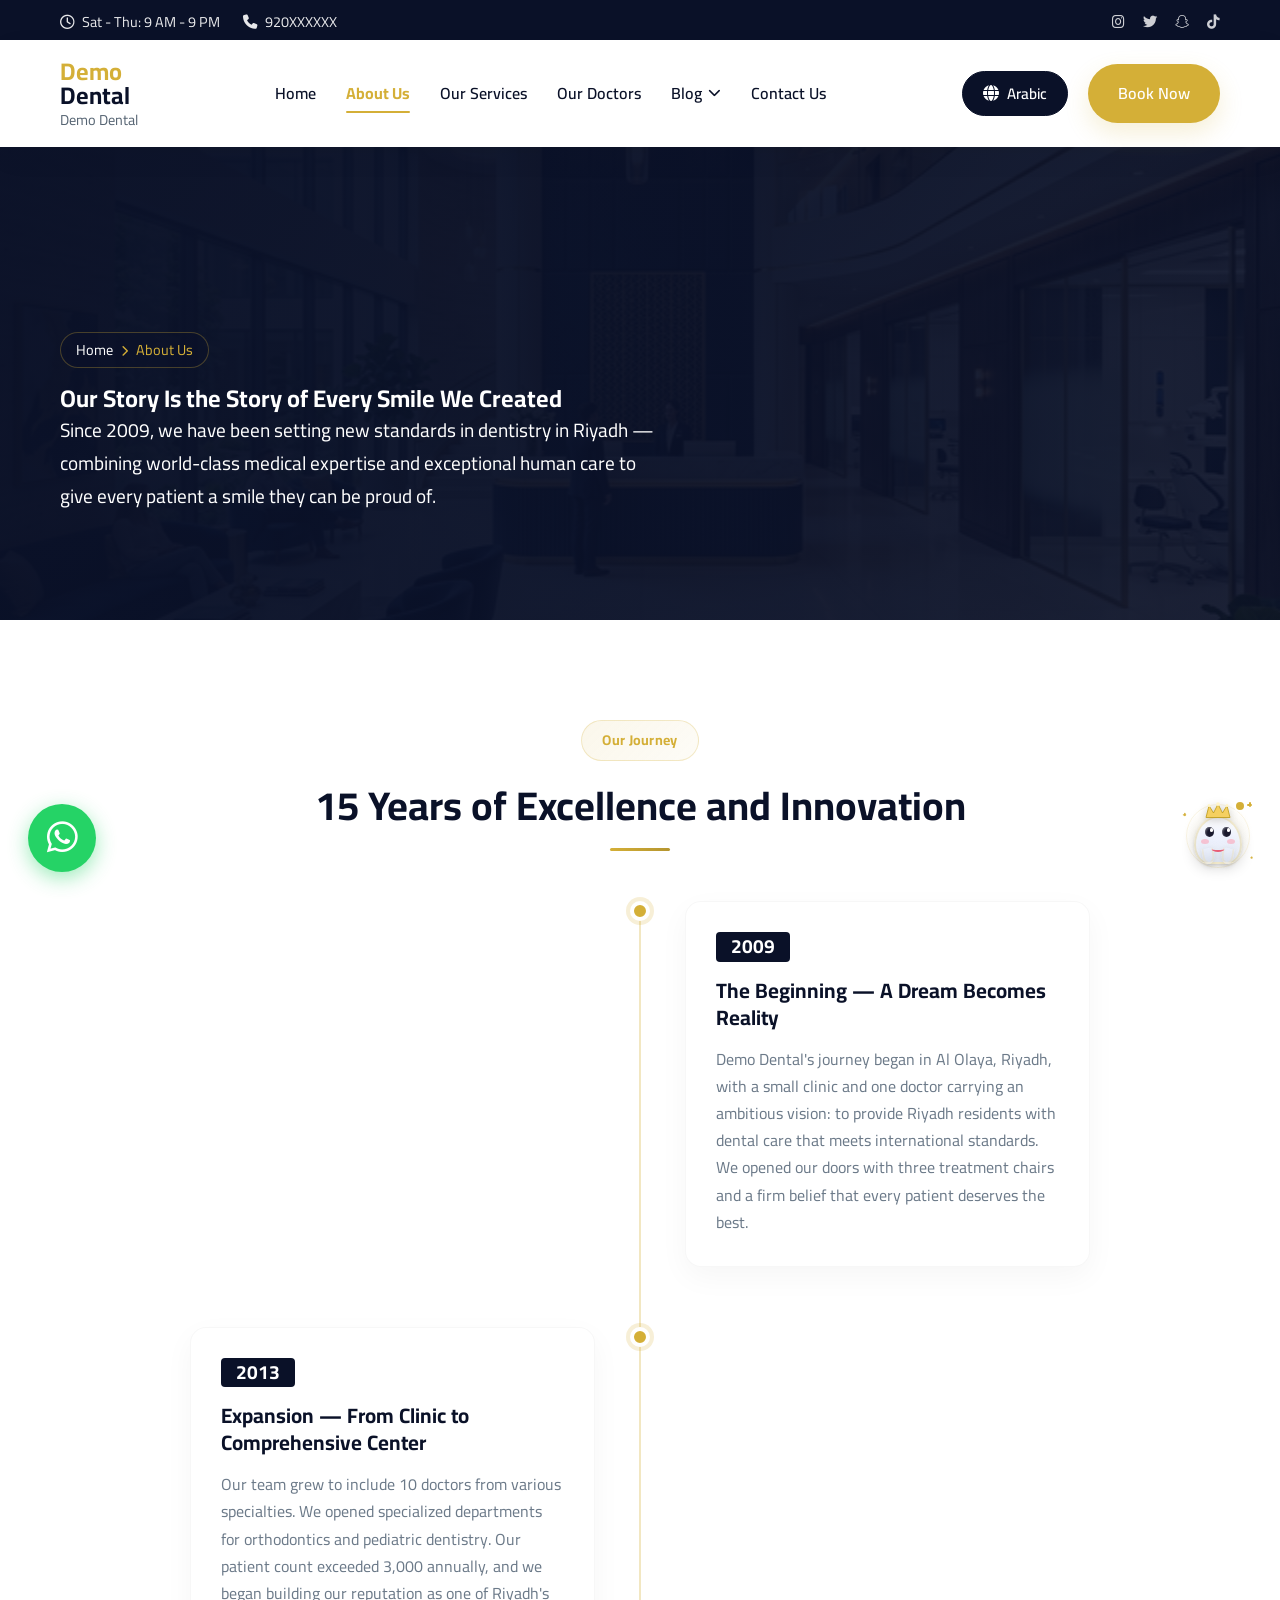
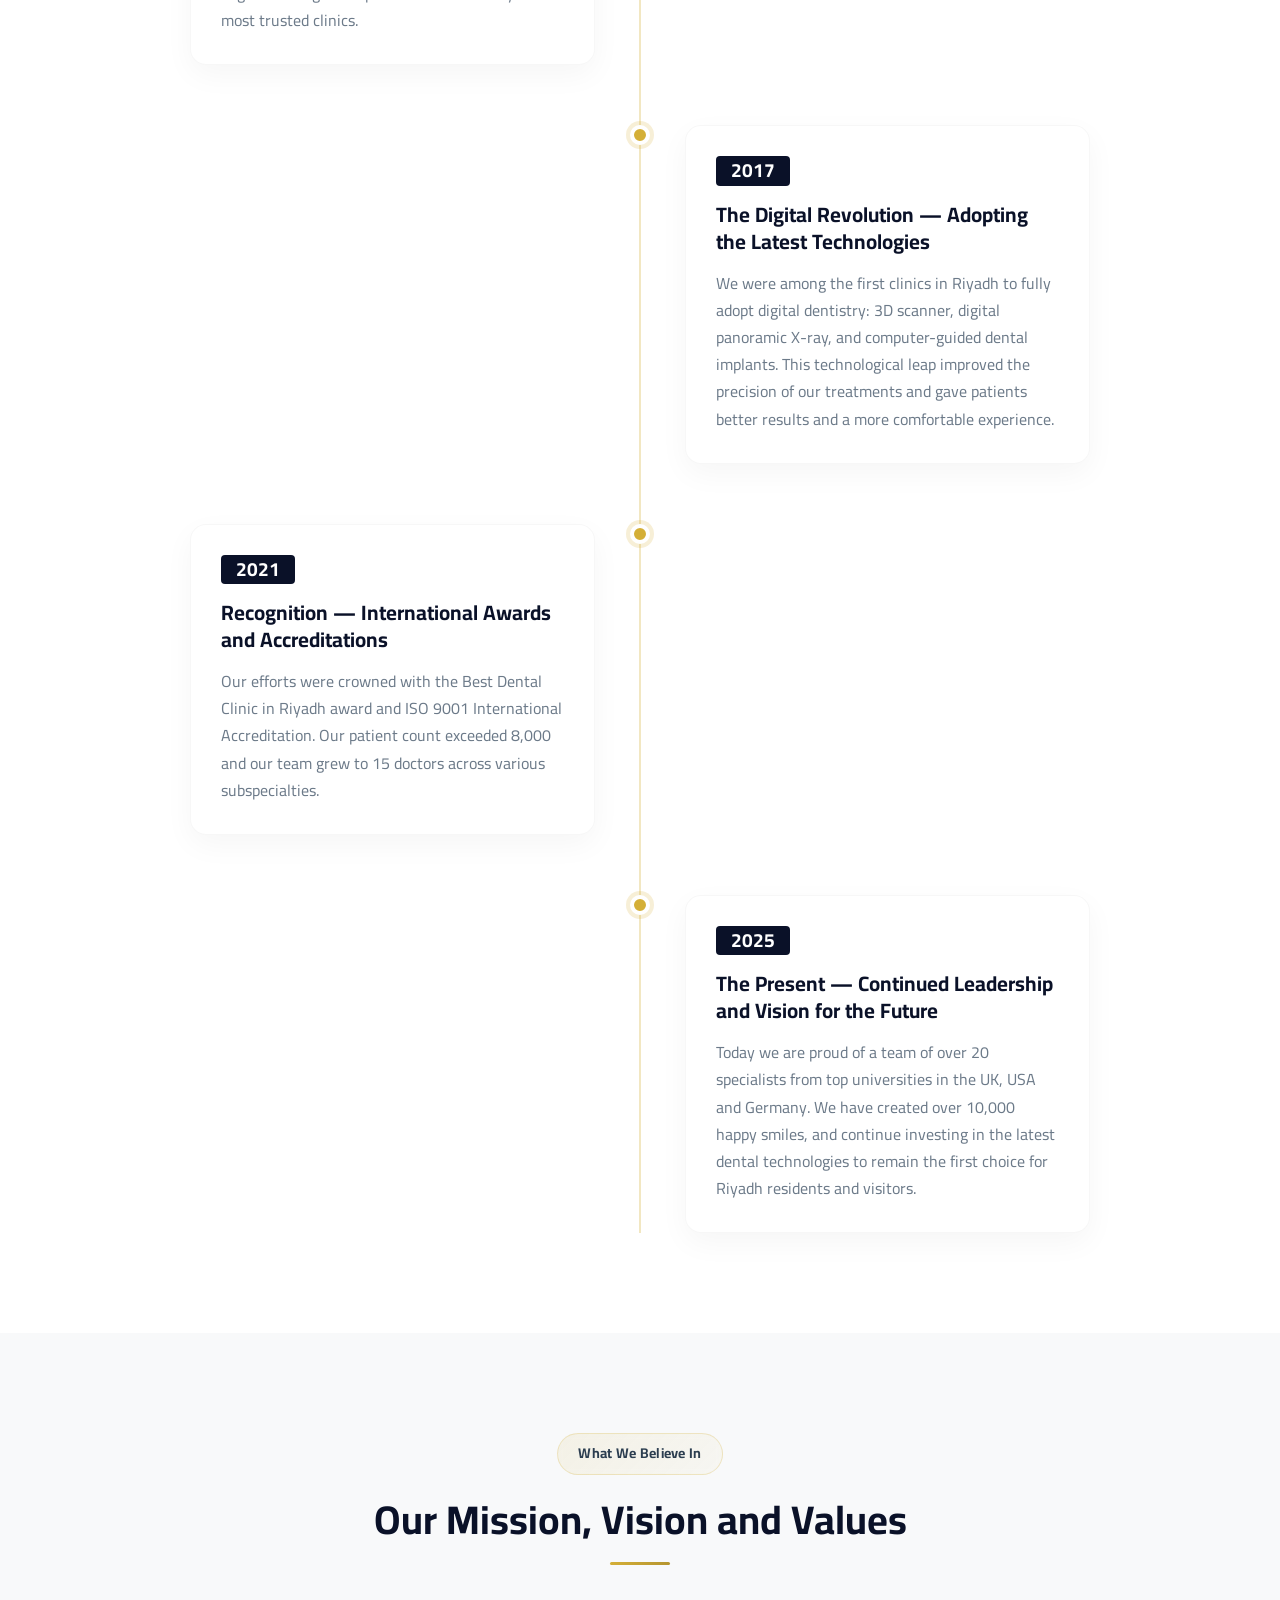
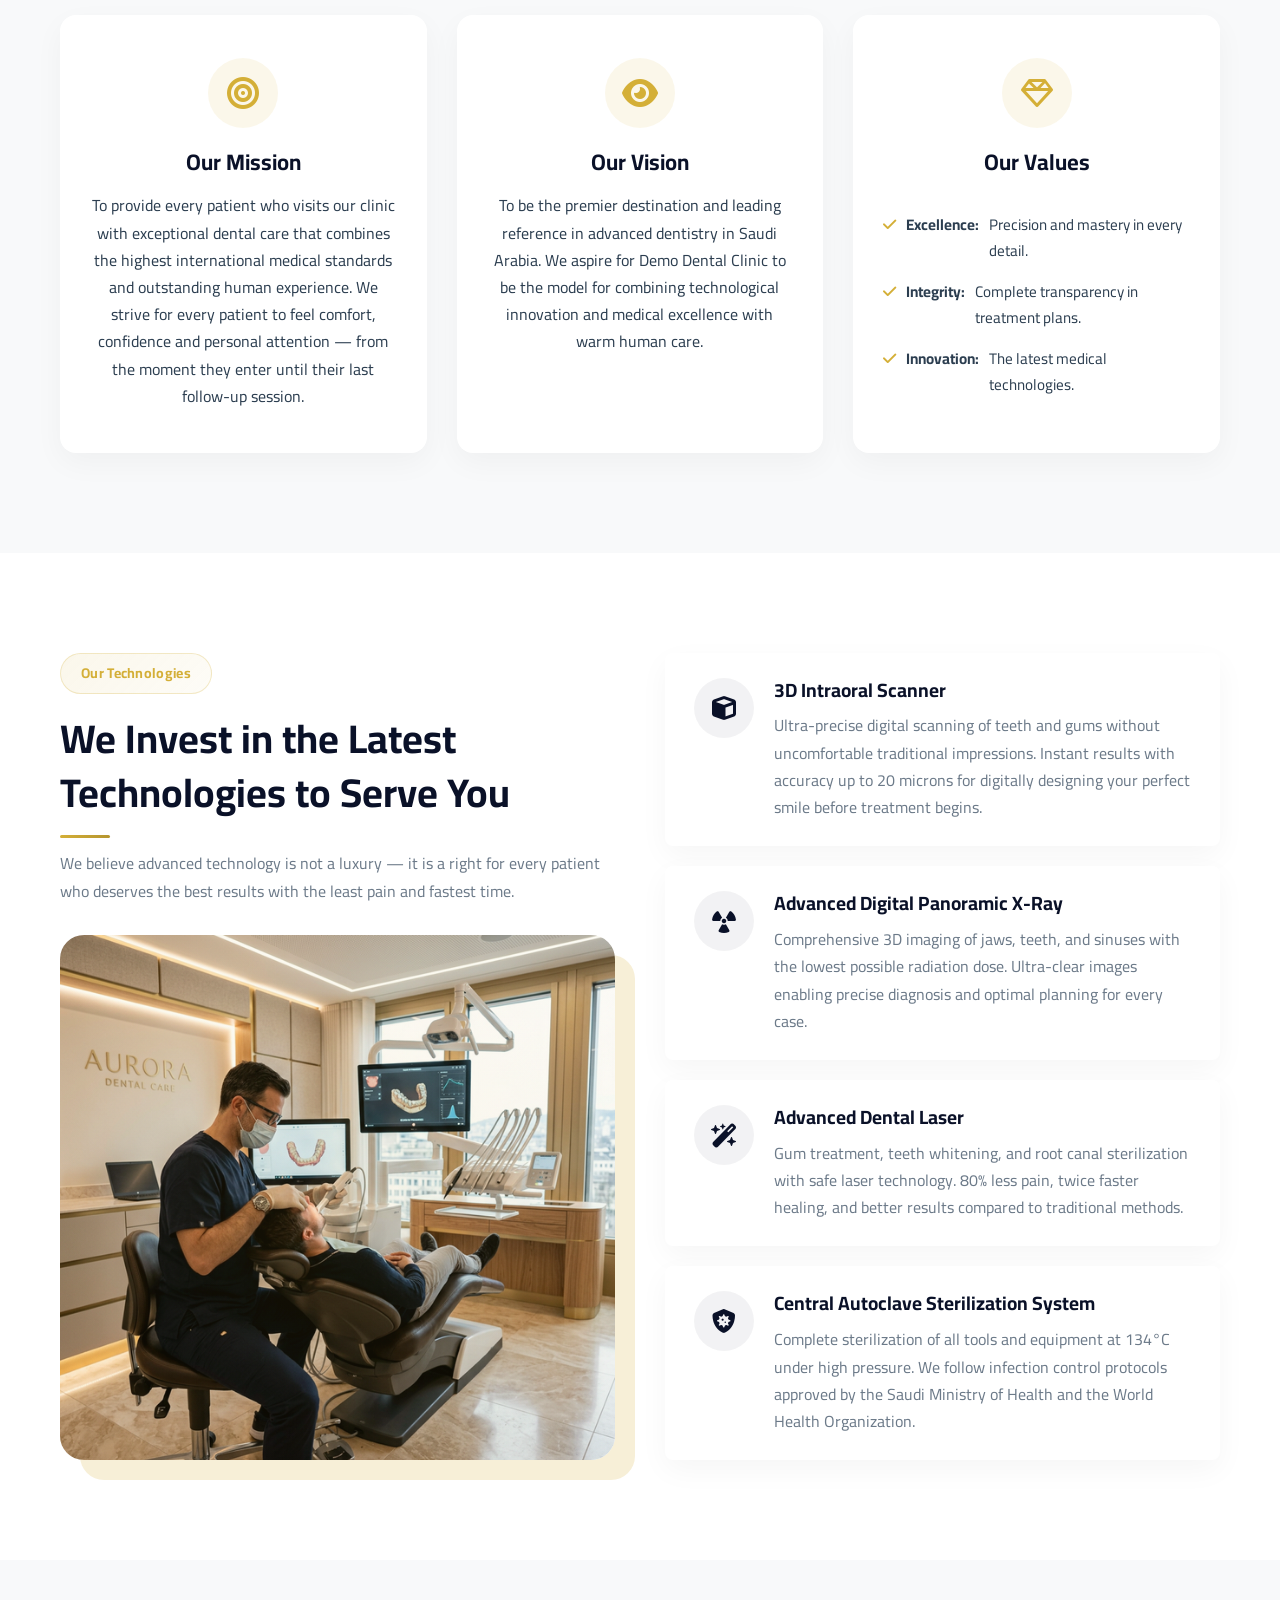
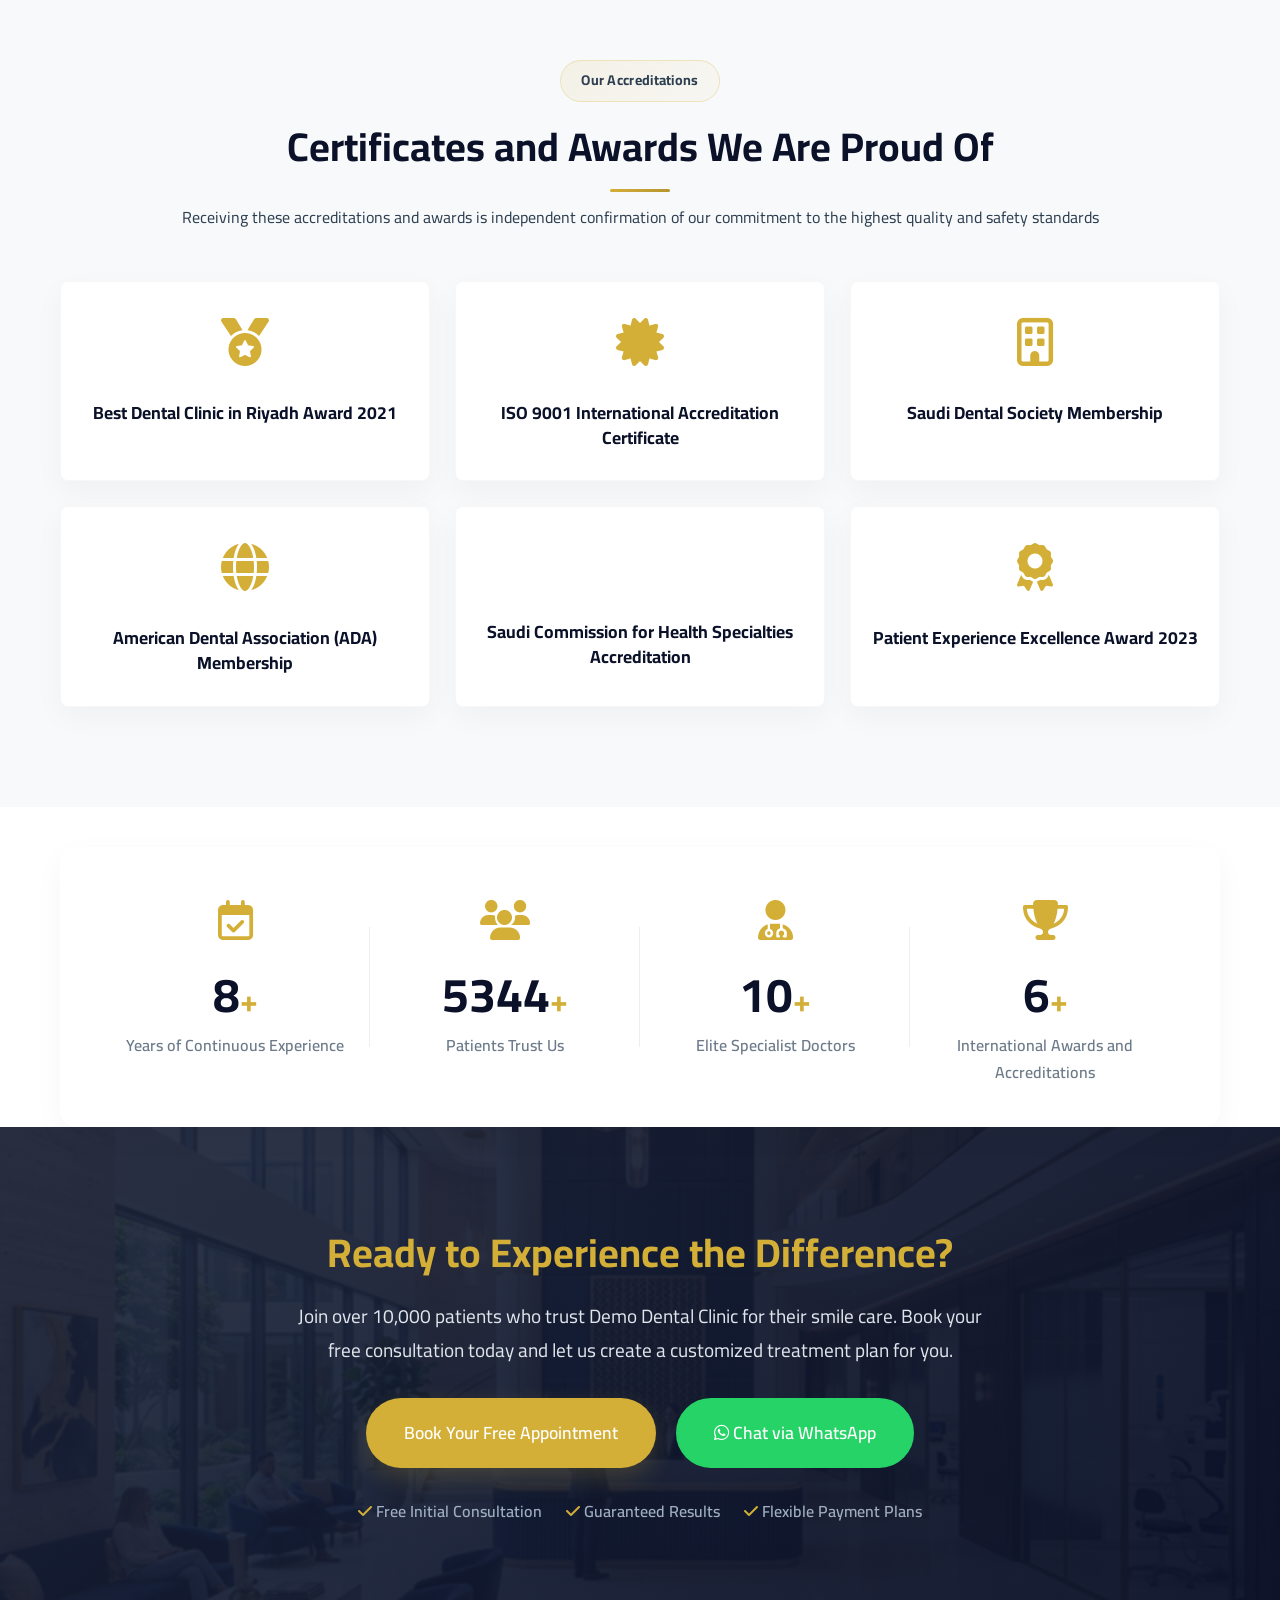
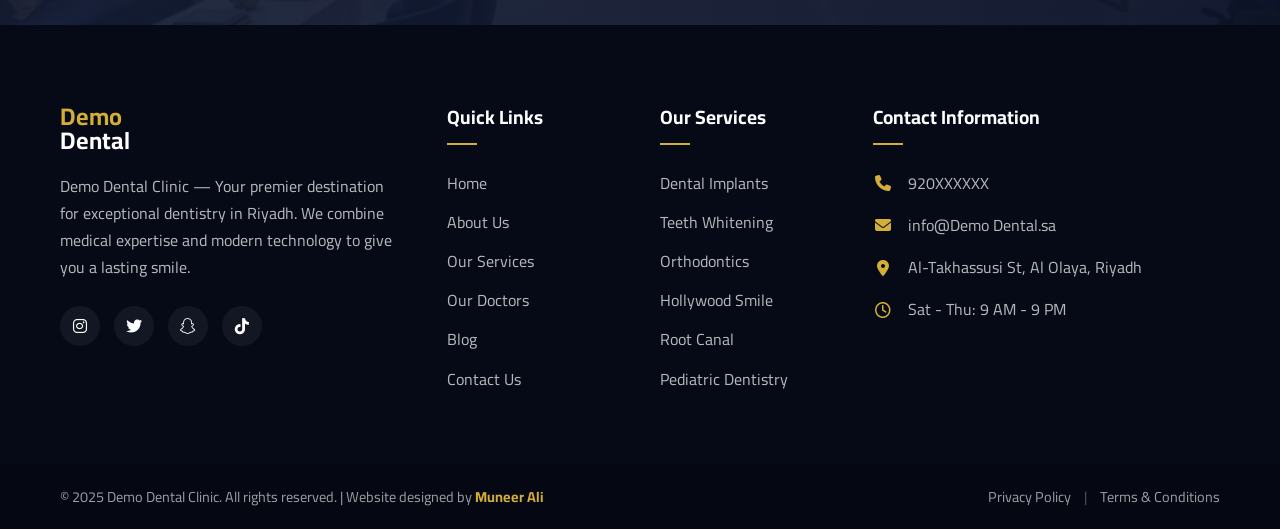
<file: about-en.html>
<!DOCTYPE html>
<html lang="en" dir="ltr">

<head>
    <meta charset="UTF-8">
    <meta name="viewport" content="width=device-width, initial-scale=1.0">
    <meta http-equiv="Content-Security-Policy" content="upgrade-insecure-requests">
    <title>About Us | Demo Dental Clinic — Best Dental Clinic in Riyadh Since 2009</title>
    <meta name="description"
        content="Discover Demo Dental Clinic in Riyadh — over 15 years of dental excellence. A team of 20+ specialists and the latest German and Swiss technologies. Explore our story and vision.">
    <meta name="keywords"
        content="dental clinic Riyadh, about Demo Dental, best dental clinic Saudi Arabia, specialist dentists Riyadh, dental clinic Al Olaya, advanced dentistry Riyadh">

    <!-- Schema.org JSON-LD -->
    <script type="application/ld+json">
    {
      "@context": "https://schema.org",
      "@type": "MedicalOrganization",
      "name": "Demo Dental Clinic",
      "url": "https://Demo Dental.sa/about.html",
      "logo": "https://Demo Dental.sa/img/logo.png",
      "contactPoint": {
        "@type": "ContactPoint",
        "telephone": "920XXXXXX",
        "contactType": "customer service",
        "availableLanguage": ["Arabic", "English"]
      },
      "address": {
        "@type": "PostalAddress",
        "streetAddress": "Al-Takhassusi St, Al Olaya",
        "addressLocality": "Riyadh",
        "addressCountry": "SA"
      }
    }
    </script>

    <script type="application/ld+json">
    {
      "@context": "https://schema.org",
      "@type": "BreadcrumbList",
      "itemListElement": [{
        "@type": "ListItem",
        "position": 1,
        "name": "Home",
        "item": "https://Demo Dental.sa/index.html"
      },{
        "@type": "ListItem",
        "position": 2,
        "name": "About Us"
      }]
    }
    </script>

    <!-- Open Graph Meta Tags -->
    <meta property="og:title" content="About Us | Demo Dental Clinic — Best Dental Clinic in Riyadh">
    <meta property="og:description"
        content="Discover our success story and vision. Over 15 years of medical excellence in Riyadh, with a team of 20+ specialists to provide the best care for your smile.">
    <meta property="og:type" content="website">

    <!-- Fonts -->
    <link rel="preconnect" href="https://fonts.googleapis.com">
    <link rel="preconnect" href="https://fonts.gstatic.com" crossorigin>
    <link href="https://fonts.googleapis.com/css2?family=Cairo:wght@400;600;700&display=swap" rel="stylesheet">

    <!-- Font Awesome -->
    <link rel="stylesheet" href="https://cdn.jsdelivr.net/npm/@fortawesome/fontawesome-free@6.4.0/css/all.min.css" crossorigin="anonymous">

    <!-- AOS.js CSS -->
    <link href="https://cdn.jsdelivr.net/npm/aos@2.3.4/dist/aos.css" rel="stylesheet">

    <!-- Swiper.js CSS -->
    <link rel="stylesheet" href="https://cdn.jsdelivr.net/npm/swiper@10/swiper-bundle.min.css">

    <!-- Custom CSS -->
    <link rel="stylesheet" href="css/style-en.css">
    <link rel="stylesheet" href="css/booking.css">
    <link rel="stylesheet" href="css/chatbot-widget.css">
    <!-- Google Analytics 4 (GA4) -->
    <script async src="https://www.googletagmanager.com/gtag/js?id=G-GVRYBWPSYK"></script>
    <script>
      window.dataLayer = window.dataLayer || [];
      function gtag(){dataLayer.push(arguments);}
      gtag('js', new Date());
      gtag('config', 'G-GVRYBWPSYK');
    </script>
    <!-- GoatCounter -->
    <script data-goatcounter="https://demodental.goatcounter.com/count"
            async src="//gc.zgo.at/count.js"></script>
</head>

<body>

    <!-- A. Top Info Bar -->
    <div class="top-info-bar">
        <div class="container">
            <div class="info-content">
                <div class="info-left">
                    <span><i class="fa-regular fa-clock"></i> Sat - Thu: 9 AM - 9 PM</span>
                    <span><i class="fa-solid fa-phone"></i> 920XXXXXX</span>
                </div>
                <div class="info-right social-icons">
                    <a href="#" aria-label="Instagram"><i class="fa-brands fa-instagram"></i></a>
                    <a href="#" aria-label="Twitter"><i class="fa-brands fa-twitter"></i></a>
                    <a href="#" aria-label="Snapchat"><i class="fa-brands fa-snapchat"></i></a>
                    <a href="#" aria-label="TikTok"><i class="fa-brands fa-tiktok"></i></a>
                </div>
            </div>
        </div>
    </div>

    <!-- B. Sticky Header/Navigation -->
    <header class="header inner-page-header" id="header">
        <div class="container header-container">
            <a href="index-en-en.html" class="logo">
                <span class="logo-gold">Demo</span><span class="logo-white">Dental</span><span class="logo-ar">Demo Dental</span>
            </a>

            <nav class="nav-menu" id="nav-menu">
                <ul class="nav-list">
                    <li><a href="index-en.html" class="nav-link">Home</a></li>
                    <li><a href="about-en.html" class="nav-link active">About Us</a></li>
                    <li><a href="services-en.html" class="nav-link">Our Services</a></li>
                    <li><a href="doctors-en.html" class="nav-link">Our Doctors</a></li>
                    <li class="has-dropdown">
                        <a href="blog-en.html" class="nav-link">Blog <i class="fa-solid fa-chevron-down"></i></a>
                        <ul class="dropdown-menu">
                            <li><a href="blog-post-implants-en.html">Dental Implants Guide</a></li>
                        </ul>
                    </li>
                    <li><a href="contact-en.html" class="nav-link">Contact Us</a></li>
                </ul>
            </nav>

            <div class="header-actions">
                <a href="about.html" class="lang-switch">Arabic</a>
                <a href="contact-en.html" class="btn btn-primary btn-book-header">Book Now</a>
                <button class="mobile-toggle" aria-label="Toggle Menu" id="mobile-toggle">
                    <i class="fa-solid fa-bars"></i>
                </button>
            </div>
        </div>
        <div class="mobile-overlay" id="mobile-overlay"></div>
    </header>

    <main>

        <!-- SECTION 1 — Page Hero -->
        <section class="about-hero page-hero" id="page-hero">
            <div class="hero-overlay"></div>
            <div class="container hero-content">
                <div class="breadcrumb fade-in-up" style="animation-delay: 0.1s;">
                    <a href="index-en.html">Home</a> <i class="fa-solid fa-chevron-right"></i> <span>About Us</span>
                </div>
                <h1 class="fade-in-up" style="animation-delay: 0.3s;">Our Story Is the Story of Every Smile We Created</h1>
                <p class="hero-subtitle fade-in-up" style="animation-delay: 0.5s;">
                    Since 2009, we have been setting new standards in dentistry in Riyadh — combining world-class medical expertise and
                    exceptional human care to give every patient a smile they can be proud of.
                </p>
            </div>
        </section>

        <!-- SECTION 2 — Our Story (Timeline) -->
        <section class="our-story section-padding">
            <div class="container">
                <div class="section-header center" data-aos="fade-up">
                    <p class="section-subtitle">Our Journey</p>
                    <h2 class="section-title">15 Years of Excellence and Innovation</h2>
                </div>

                <div class="story-timeline">
                    <div class="timeline-line-center"></div>

                    <!-- Milestone 1 -->
                    <div class="timeline-node" data-aos="fade-up">
                        <div class="timeline-dot"></div>
                        <div class="timeline-content right-side">
                            <span class="timeline-year">2009</span>
                            <h3>The Beginning — A Dream Becomes Reality</h3>
                            <p>Demo Dental's journey began in Al Olaya, Riyadh, with a small clinic and one doctor carrying an ambitious vision: to
                                provide Riyadh residents with dental care that meets international standards. We opened our doors with three treatment
                                chairs and a firm belief that every patient deserves the best.</p>
                        </div>
                    </div>

                    <!-- Milestone 2 -->
                    <div class="timeline-node" data-aos="fade-up" data-aos-delay="100">
                        <div class="timeline-dot"></div>
                        <div class="timeline-content left-side">
                            <span class="timeline-year">2013</span>
                            <h3>Expansion — From Clinic to Comprehensive Center</h3>
                            <p>Our team grew to include 10 doctors from various specialties. We opened specialized departments for orthodontics and
                                pediatric dentistry. Our patient count exceeded 3,000 annually, and we began building our reputation as one of Riyadh's
                                most trusted clinics.</p>
                        </div>
                    </div>

                    <!-- Milestone 3 -->
                    <div class="timeline-node" data-aos="fade-up" data-aos-delay="200">
                        <div class="timeline-dot"></div>
                        <div class="timeline-content right-side">
                            <span class="timeline-year">2017</span>
                            <h3>The Digital Revolution — Adopting the Latest Technologies</h3>
                            <p>We were among the first clinics in Riyadh to fully adopt digital dentistry: 3D scanner,
                                digital panoramic X-ray, and computer-guided dental implants. This technological leap
                                improved the precision of our treatments and gave patients better results and a more comfortable experience.</p>
                        </div>
                    </div>

                    <!-- Milestone 4 -->
                    <div class="timeline-node" data-aos="fade-up" data-aos-delay="300">
                        <div class="timeline-dot"></div>
                        <div class="timeline-content left-side">
                            <span class="timeline-year">2021</span>
                            <h3>Recognition — International Awards and Accreditations</h3>
                            <p>Our efforts were crowned with the Best Dental Clinic in Riyadh award and ISO
                                9001 International Accreditation. Our patient count exceeded 8,000 and our team grew to 15 doctors across various subspecialties.
                            </p>
                        </div>
                    </div>

                    <!-- Milestone 5 -->
                    <div class="timeline-node" data-aos="fade-up" data-aos-delay="400">
                        <div class="timeline-dot"></div>
                        <div class="timeline-content right-side">
                            <span class="timeline-year">2025</span>
                            <h3>The Present — Continued Leadership and Vision for the Future</h3>
                            <p>Today we are proud of a team of over 20 specialists from top universities in the UK, USA
                                and Germany. We have created over 10,000 happy smiles, and continue investing in the latest
                                dental technologies to remain the first choice for Riyadh residents and visitors.</p>
                        </div>
                    </div>
                </div>
            </div>
        </section>

        <!-- SECTION 3 — Mission, Vision & Values -->
        <section class="clinic-values section-padding bg-light">
            <div class="container">
                <div class="section-header center" data-aos="fade-up">
                    <p class="section-subtitle">What We Believe In</p>
                    <h2 class="section-title">Our Mission, Vision and Values</h2>
                </div>

                <div class="values-grid">
                    <div class="value-card" data-aos="fade-up" data-aos-delay="100">
                        <div class="value-icon"><i class="fa-solid fa-bullseye"></i></div>
                        <h3>Our Mission</h3>
                        <p>To provide every patient who visits our clinic with exceptional dental care that combines the highest international medical
                            standards and outstanding human experience. We strive for every patient to feel comfort, confidence and personal attention — from the moment
                            they enter until their last follow-up session.</p>
                    </div>

                    <div class="value-card" data-aos="fade-up" data-aos-delay="200">
                        <div class="value-icon"><i class="fa-solid fa-eye"></i></div>
                        <h3>Our Vision</h3>
                        <p>To be the premier destination and leading reference in advanced dentistry in Saudi Arabia. We aspire
                            for Demo Dental Clinic to be the model for combining technological innovation and medical
                            excellence with warm human care.</p>
                    </div>

                    <div class="value-card" data-aos="fade-up" data-aos-delay="300">
                        <div class="value-icon"><i class="fa-regular fa-gem"></i></div>
                        <h3>Our Values</h3>
                        <ul class="value-list">
                            <li><i class="fa-solid fa-check"></i> <strong>Excellence:</strong> Precision and mastery in every detail.</li>
                            <li><i class="fa-solid fa-check"></i> <strong>Integrity:</strong> Complete transparency in treatment plans.
                            </li>
                            <li><i class="fa-solid fa-check"></i> <strong>Innovation:</strong> The latest medical technologies.</li>
                        </ul>
                    </div>
                </div>
            </div>
        </section>

        <!-- SECTION 4 — Technology & Equipment -->
        <section class="advanced-tech section-padding">
            <div class="container">
                <div class="tech-layout">
                    <div class="tech-info" data-aos="fade-right">
                        <div class="section-header">
                            <p class="section-subtitle">Our Technologies</p>
                            <h2 class="section-title">We Invest in the Latest Technologies to Serve You</h2>
                            <p class="subtitle-text">We believe advanced technology is not a luxury — it is a right for every patient who deserves
                                the best results with the least pain and fastest time.</p>
                        </div>

                        <div class="tech-visual lux-shadow"
                            style="background: url('img/tech_section_male_1772428330400.png') center/cover no-repeat;">
                        </div>
                    </div>

                    <div class="tech-cards">
                        <div class="tech-card" data-aos="fade-left" data-aos-delay="100">
                            <div class="tech-icon"><i class="fa-solid fa-cube"></i></div>
                            <div class="tech-content">
                                <h3>3D Intraoral Scanner</h3>
                                <p>Ultra-precise digital scanning of teeth and gums without uncomfortable traditional impressions. Instant results with accuracy up to
                                    20 microns for digitally designing your perfect smile before treatment begins.</p>
                            </div>
                        </div>

                        <div class="tech-card" data-aos="fade-left" data-aos-delay="200">
                            <div class="tech-icon"><i class="fa-solid fa-radiation"></i></div>
                            <div class="tech-content">
                                <h3>Advanced Digital Panoramic X-Ray</h3>
                                <p>Comprehensive 3D imaging of jaws, teeth, and sinuses with the lowest possible radiation dose. Ultra-clear
                                    images enabling precise diagnosis and optimal planning for every case.</p>
                            </div>
                        </div>

                        <div class="tech-card" data-aos="fade-left" data-aos-delay="300">
                            <div class="tech-icon"><i class="fa-solid fa-wand-magic-sparkles"></i></div>
                            <div class="tech-content">
                                <h3>Advanced Dental Laser</h3>
                                <p>Gum treatment, teeth whitening, and root canal sterilization with safe laser technology. 80% less pain,
                                    twice faster healing, and better results compared to traditional methods.</p>
                            </div>
                        </div>

                        <div class="tech-card" data-aos="fade-left" data-aos-delay="400">
                            <div class="tech-icon"><i class="fa-solid fa-shield-virus"></i></div>
                            <div class="tech-content">
                                <h3>Central Autoclave Sterilization System</h3>
                                <p>Complete sterilization of all tools and equipment at 134°C under high pressure. We follow infection control protocols
                                    approved by the Saudi Ministry of Health and the World Health Organization.</p>
                            </div>
                        </div>
                    </div>
                </div>
            </div>
        </section>

        <!-- SECTION 5 — Awards & Certifications -->
        <section class="awards-section section-padding bg-light">
            <div class="container">
                <div class="section-header center" data-aos="fade-up">
                    <p class="section-subtitle">Our Accreditations</p>
                    <h2 class="section-title">Certificates and Awards We Are Proud Of</h2>
                    <p class="subtitle-text center">Receiving these accreditations and awards is independent confirmation of our commitment to the highest
                        quality and safety standards</p>
                </div>

                <div class="awards-grid">
                    <div class="award-card" data-aos="fade-up" data-aos-delay="100">
                        <div class="award-icon"><i class="fa-solid fa-medal"></i></div>
                        <h3>Best Dental Clinic in Riyadh Award 2021</h3>
                    </div>

                    <div class="award-card" data-aos="fade-up" data-aos-delay="200">
                        <div class="award-icon"><i class="fa-solid fa-certificate"></i></div>
                        <h3>ISO 9001 International Accreditation Certificate</h3>
                    </div>

                    <div class="award-card" data-aos="fade-up" data-aos-delay="300">
                        <div class="award-icon"><i class="fa-regular fa-building"></i></div>
                        <h3>Saudi Dental Society Membership</h3>
                    </div>

                    <div class="award-card" data-aos="fade-up" data-aos-delay="400">
                        <div class="award-icon"><i class="fa-solid fa-globe"></i></div>
                        <h3>American Dental Association (ADA) Membership</h3>
                    </div>

                    <div class="award-card" data-aos="fade-up" data-aos-delay="500">
                        <div class="award-icon"><i class="fa-solid fa-shield-check"></i></div>
                        <h3>Saudi Commission for Health Specialties Accreditation</h3>
                    </div>

                    <div class="award-card" data-aos="fade-up" data-aos-delay="600">
                        <div class="award-icon"><i class="fa-solid fa-award"></i></div>
                        <h3>Patient Experience Excellence Award 2023</h3>
                    </div>
                </div>
            </div>
        </section>

        <!-- SECTION 6 — Clinic Numbers / Impact -->
        <!-- Using ID stats-section so the JS counter animates exactly as in index.html -->
        <section class="trust-numbers about-impact bg-navy light-text" id="stats-section">
            <div class="container">
                <div class="stats-grid">
                    <div class="stat-item" data-aos="fade-up" data-aos-delay="100">
                        <div class="impact-icon"><i class="fa-regular fa-calendar-check"></i></div>
                        <div>
                            <span class="stat-number" data-target="15">0</span><span class="stat-plus">+</span>
                        </div>
                        <p>Years of Continuous Experience</p>
                    </div>
                    <div class="stat-item" data-aos="fade-up" data-aos-delay="200">
                        <div class="impact-icon"><i class="fa-solid fa-users"></i></div>
                        <div>
                            <span class="stat-number" data-target="10000">0</span><span class="stat-plus">+</span>
                        </div>
                        <p>Patients Trust Us</p>
                    </div>
                    <div class="stat-item" data-aos="fade-up" data-aos-delay="300">
                        <div class="impact-icon"><i class="fa-solid fa-user-doctor"></i></div>
                        <div>
                            <span class="stat-number" data-target="20">0</span><span class="stat-plus">+</span>
                        </div>
                        <p>Elite Specialist Doctors</p>
                    </div>
                    <div class="stat-item" data-aos="fade-up" data-aos-delay="400">
                        <div class="impact-icon"><i class="fa-solid fa-trophy"></i></div>
                        <div>
                            <span class="stat-number" data-target="12">0</span><span class="stat-plus">+</span>
                        </div>
                        <p>International Awards and Accreditations</p>
                    </div>
                </div>
            </div>
        </section>

        <!-- SECTION 7 — Pre-footer CTA -->
        <section class="about-cta section-padding"
            style="background: url('img/hero_bg_1772314136524.png') center/cover no-repeat; position: relative;">
            <div class="cta-overlay"
                style="position: absolute; top:0; left:0; width:100%; height:100%; background: linear-gradient(135deg, rgba(26,34,56,0.9), rgba(10,17,40,0.95)); z-index: 1;">
            </div>
            <div class="container center light-text" style="position: relative; z-index: 2;" data-aos="fade-up">
                <h2 style="font-size: 2.5rem; margin-bottom: 20px; color: var(--gold);">Ready to Experience the Difference?</h2>
                <p style="font-size: 1.2rem; max-width: 700px; margin: 0 auto 30px; line-height: 1.8; color: #e0e5ec;">
                    Join over 10,000 patients who trust Demo Dental Clinic for their smile care. Book your free consultation today
                    and let us create a customized treatment plan for you.</p>
                <div class="cta-buttons" style="justify-content: center; gap: 20px;">
                    <a href="contact-en.html" class="btn btn-primary btn-large">Book Your Free Appointment</a>
                    <a href="https://wa.me/966XXXXXXXXX?text=Hello,%20I%20would%20like%20to%20book%20a%20consultation%20appointment%20at%20Pearl%20Smile%20Clinic"
                        class="btn btn-whatsapp btn-large" target="_blank" rel="noopener noreferrer"><i
                            class="fa-brands fa-whatsapp"></i> Chat via
                        WhatsApp</a>
                </div>
                <div class="trust-text mt-4" style="margin-top: 30px; font-weight: 600; color: #a0aec0;">
                    <span style="margin: 0 10px;"><i class="fa-solid fa-check" style="color:var(--gold);"></i> Free Initial
                        Consultation</span>
                    <span style="margin: 0 10px;"><i class="fa-solid fa-check" style="color:var(--gold);"></i> Guaranteed
                        Results</span>
                    <span style="margin: 0 10px;"><i class="fa-solid fa-check" style="color:var(--gold);"></i> Flexible Payment
                        Plans</span>
                </div>
            </div>
        </section>

    </main>

    <!-- D. Footer -->
    <footer class="footer">
        <div class="container">
            <div class="footer-grid">
                <div class="footer-col about-col">
                    <a href="index-en.html" class="logo footer-logo">
                        <span class="logo-gold">Demo</span><span class="logo-white">Dental</span>
                    </a>
                    <p>Demo Dental Clinic — Your premier destination for exceptional dentistry in Riyadh. We combine medical expertise and modern
                        technology to give you a lasting smile.</p>
                    <div class="social-icons footer-social">
                        <a href="#" aria-label="Instagram"><i class="fa-brands fa-instagram"></i></a>
                        <a href="#" aria-label="Twitter"><i class="fa-brands fa-twitter"></i></a>
                        <a href="#" aria-label="Snapchat"><i class="fa-brands fa-snapchat"></i></a>
                        <a href="#" aria-label="TikTok"><i class="fa-brands fa-tiktok"></i></a>
                    </div>
                </div>

                <div class="footer-col links-col">
                    <h3>Quick Links</h3>
                    <ul>
                        <li><a href="index-en.html">Home</a></li>
                        <li><a href="about-en.html">About Us</a></li>
                        <li><a href="services-en.html">Our Services</a></li>
                        <li><a href="doctors-en.html">Our Doctors</a></li>
                        <li><a href="blog-en.html">Blog</a></li>
                        <li><a href="contact-en.html">Contact Us</a></li>
                    </ul>
                </div>

                <div class="footer-col links-col">
                    <h3>Our Services</h3>
                    <ul>
                        <li><a href="services-en.html#service-implants">Dental Implants</a></li>
                        <li><a href="services-en.html#service-whitening">Teeth Whitening</a></li>
                        <li><a href="services-en.html#service-orthodontics">Orthodontics</a></li>
                        <li><a href="services-en.html#service-veneers">Hollywood Smile</a></li>
                        <li><a href="services-en.html#service-endodontics">Root Canal</a></li>
                        <li><a href="services-en.html#service-pediatric">Pediatric Dentistry</a></li>
                    </ul>
                </div>

                <div class="footer-col contact-col">
                    <h3>Contact Information</h3>
                    <ul class="contact-info-list">
                        <li><i class="fa-solid fa-phone"></i> <a href="tel:920XXXXXX" dir="ltr">920XXXXXX</a></li>
                        <li><i class="fa-solid fa-envelope"></i> <a
                                href="mailto:info@Demo Dental.sa">info@Demo Dental.sa</a></li>
                        <li><i class="fa-solid fa-location-dot"></i> Al-Takhassusi St, Al Olaya, Riyadh</li>
                        <li><i class="fa-regular fa-clock"></i> Sat - Thu: 9 AM - 9 PM</li>
                    </ul>
                </div>
            </div>
        </div>

        <div class="footer-bottom">
            <div class="container bottom-flex">
                <p>&copy; 2025 Demo Dental Clinic. All rights reserved. | Website designed by <a
                        href="https://api.whatsapp.com/send/?phone=967771491931&text&type=phone_number&app_absent=0"
                        target="_blank" rel="noopener noreferrer"
                        style="color: var(--gold); text-decoration: none; font-weight: bold;">Muneer Ali</a></p>
                <div class="legal-links">
                    <a href="#">Privacy Policy</a>
                    <span class="separator">|</span>
                    <a href="#">Terms &amp; Conditions</a>
                </div>
            </div>
        </div>
    </footer>

    <!-- E. Floating WhatsApp Button -->
    <a href="https://wa.me/966XXXXXXXXX" class="floating-wa" target="_blank" rel="noopener noreferrer"
        aria-label="Chat via WhatsApp">
        <i class="fa-brands fa-whatsapp"></i>
    </a>

    <!-- F. Back to Top Button -->
    <button class="back-to-top" id="backToTop" aria-label="Back to Top">
        <i class="fa-solid fa-chevron-up"></i>
    </button>

    <!-- Scripts -->
    <!-- AOS.js -->
    <script src="https://cdn.jsdelivr.net/npm/aos@2.3.4/dist/aos.js"
        crossorigin="anonymous"></script>
    <!-- Swiper.js -->
    <script src="https://cdn.jsdelivr.net/npm/swiper@10/swiper-bundle.min.js"></script>
    <!-- Custom JS -->
    <script src="js/main.js"></script>
    <script src="js/popup.js" defer></script>
    <script src="js/booking.js" defer></script>
    <script src="js/chatbot.js" defer></script>
</body>

</html>
</file>
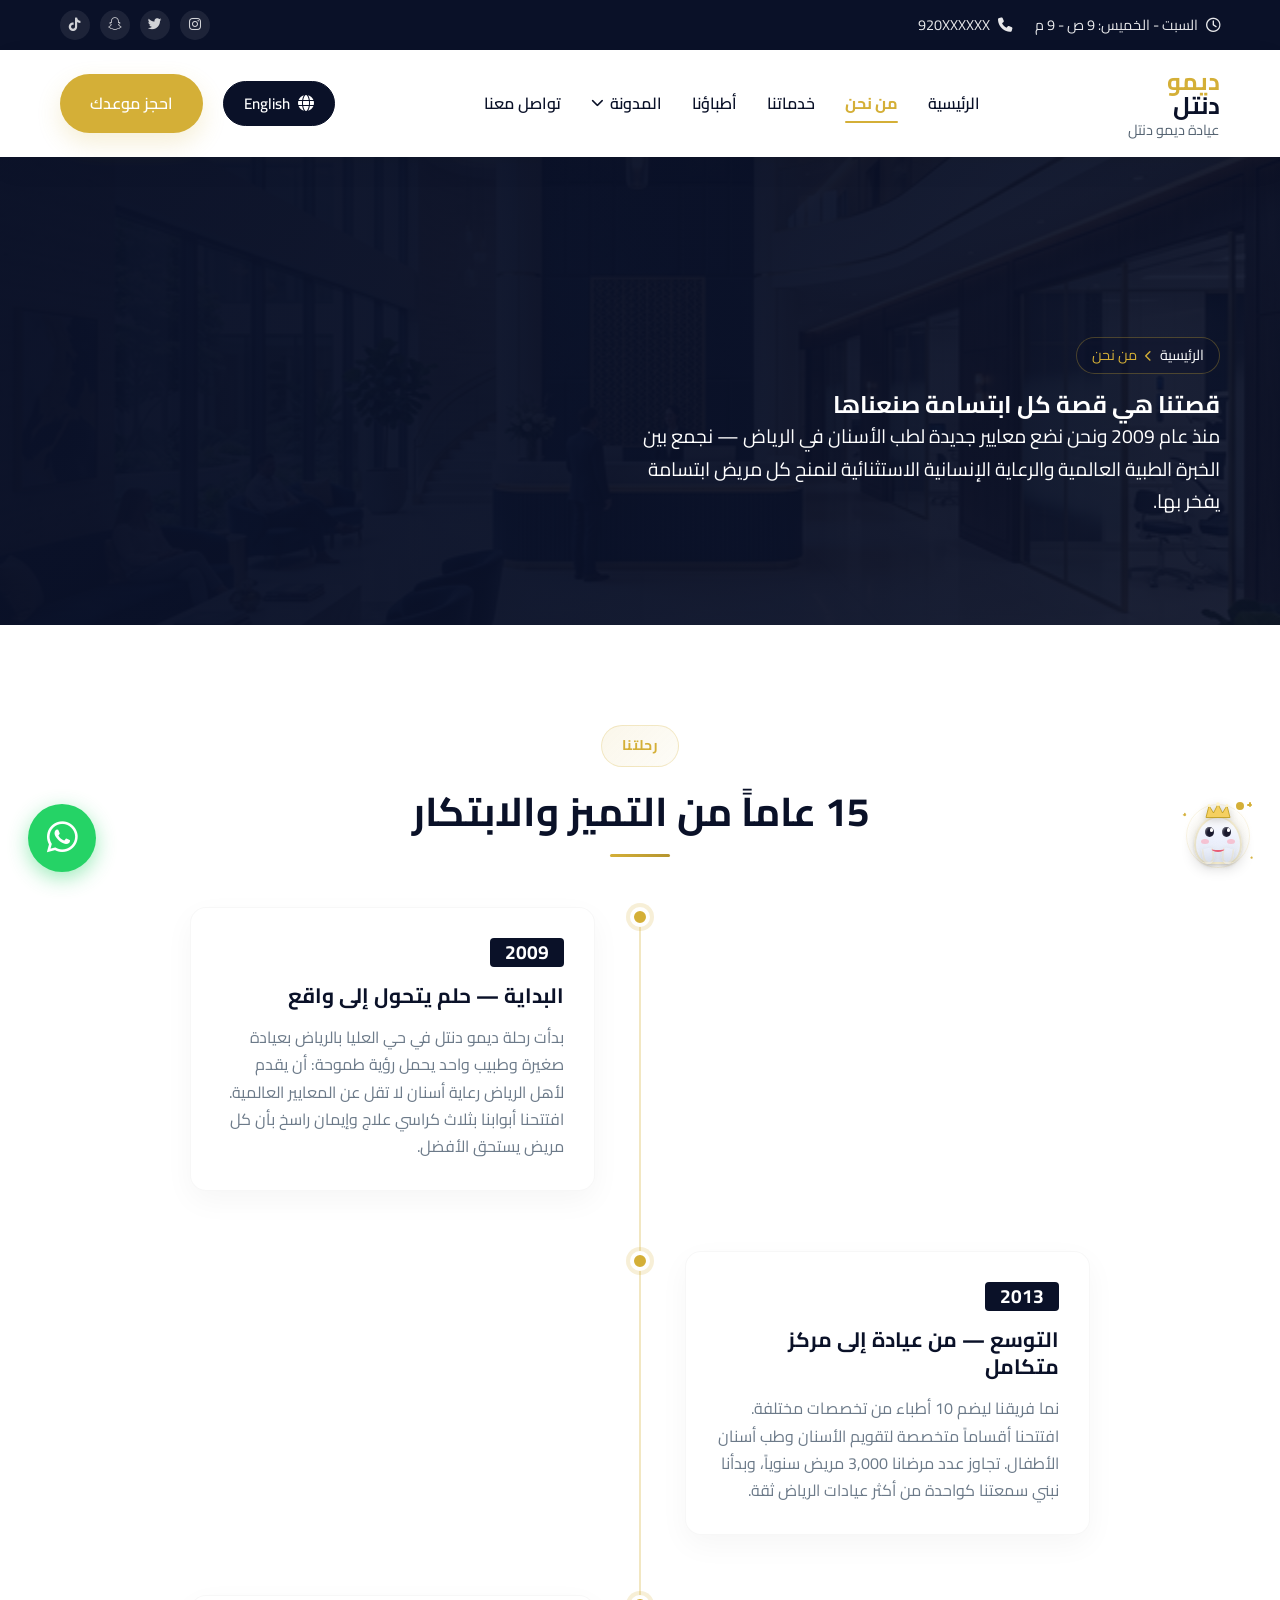
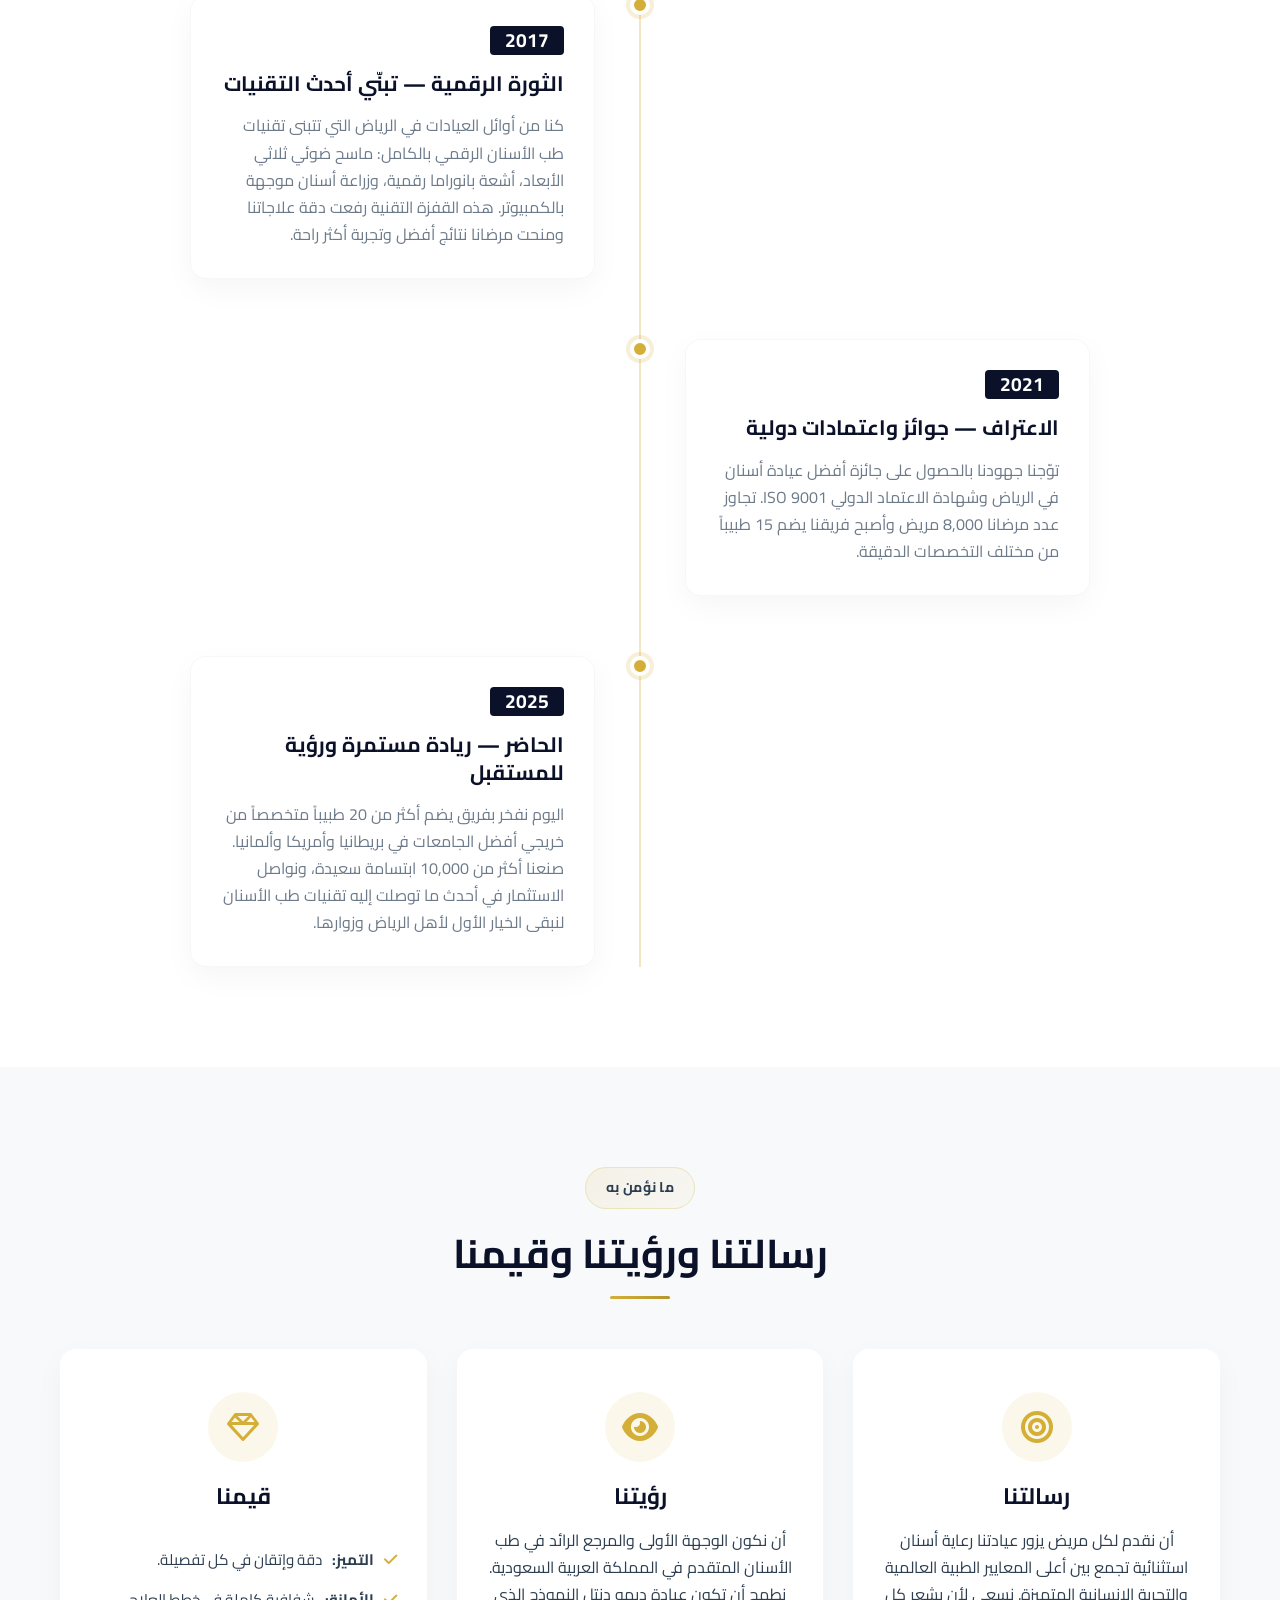
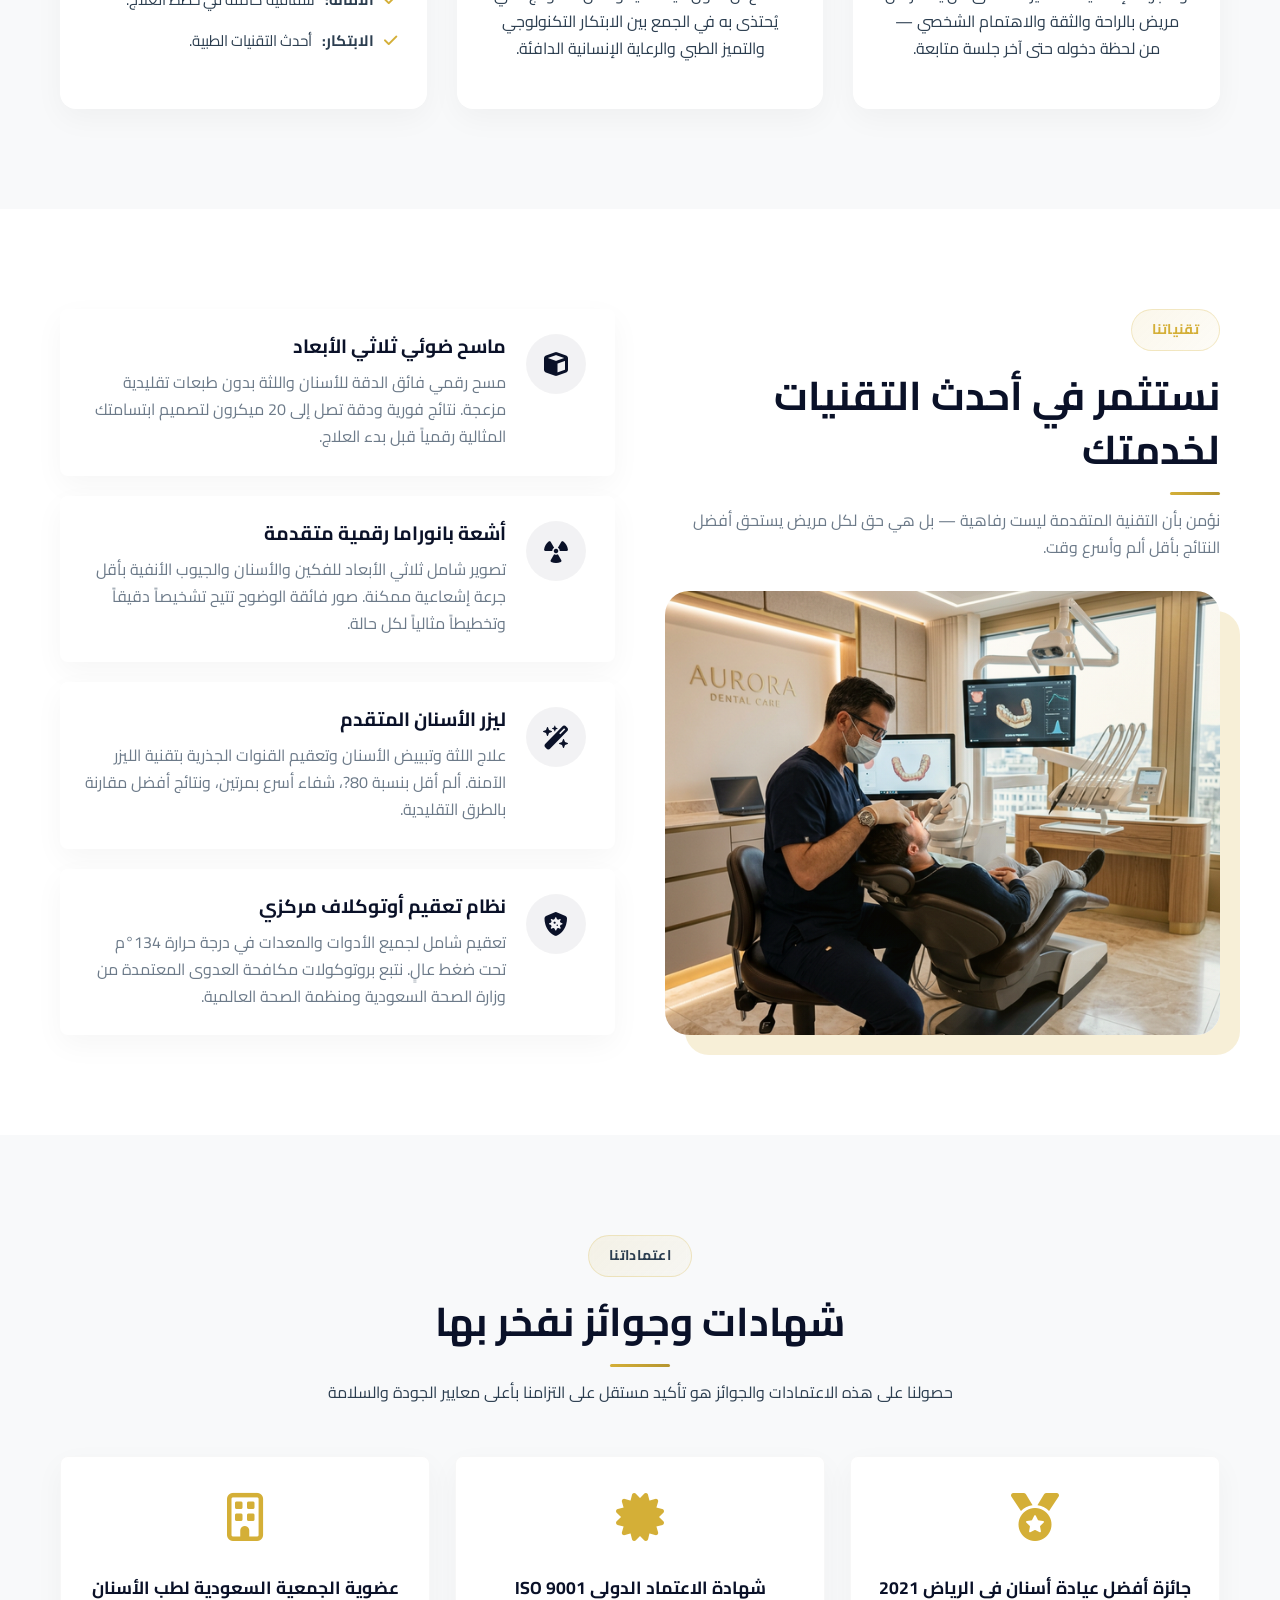
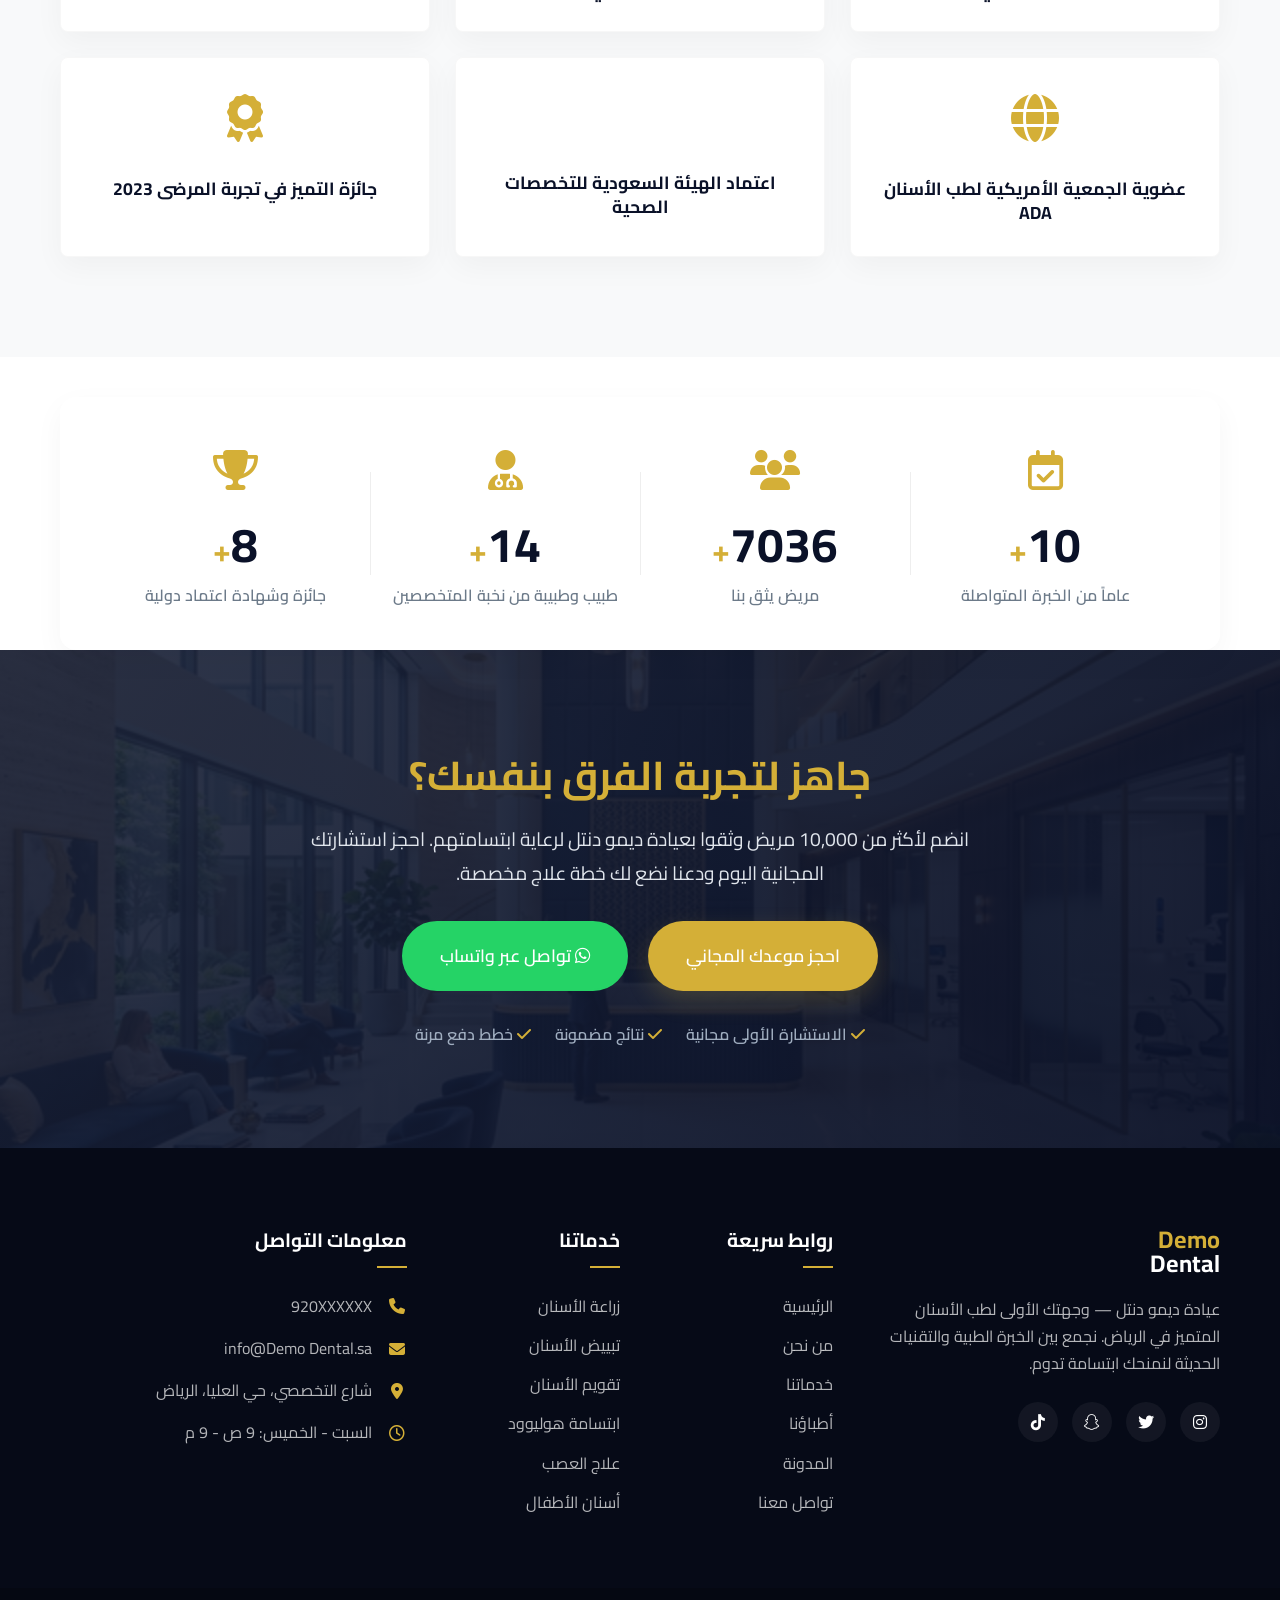
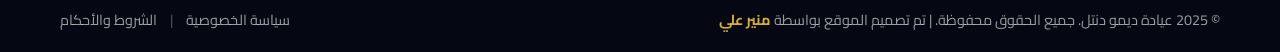
<file: about.html>
<!DOCTYPE html>
<html lang="ar" dir="rtl">

<head>
    <meta charset="UTF-8">
    <meta name="viewport" content="width=device-width, initial-scale=1.0">
    <meta http-equiv="Content-Security-Policy" content="upgrade-insecure-requests">
    <title>من نحن | عيادة ديمو دنتل — أفضل عيادة أسنان في الرياض منذ 2009</title>
    <meta name="description"
        content="تعرّف على عيادة ديمو دنتل في الرياض — أكثر من 15 عاماً من التميز في طب الأسنان. فريق من 20+ طبيب متخصص وأحدث التقنيات الألمانية والسويسرية. اكتشف قصتنا ورؤيتنا.">
    <meta name="keywords"
        content="عيادة أسنان الرياض, من نحن ديمو دنتل, أفضل عيادة أسنان السعودية, أطباء أسنان متخصصين الرياض, عيادة أسنان حي العليا, طب أسنان متقدم الرياض">

    <!-- Schema.org JSON-LD -->
    <script type="application/ld+json">
    {
      "@context": "https://schema.org",
      "@type": "MedicalOrganization",
      "name": "عيادة ديمو دنتل (Demo Dental Clinic)",
      "url": "https://Demo Dental.sa/about.html",
      "logo": "https://Demo Dental.sa/img/logo.png",
      "contactPoint": {
        "@type": "ContactPoint",
        "telephone": "920XXXXXX",
        "contactType": "customer service",
        "availableLanguage": ["Arabic", "English"]
      },
      "address": {
        "@type": "PostalAddress",
        "streetAddress": "شارع التخصصي، حي العليا",
        "addressLocality": "الرياض",
        "addressCountry": "SA"
      }
    }
    </script>

    <script type="application/ld+json">
    {
      "@context": "https://schema.org",
      "@type": "BreadcrumbList",
      "itemListElement": [{
        "@type": "ListItem",
        "position": 1,
        "name": "الرئيسية",
        "item": "https://Demo Dental.sa/index.html"
      },{
        "@type": "ListItem",
        "position": 2,
        "name": "من نحن"
      }]
    }
    </script>

    <!-- Open Graph Meta Tags -->
    <meta property="og:title" content="من نحن | عيادة ديمو دنتل — أفضل عيادة أسنان في الرياض">
    <meta property="og:description"
        content="اكتشف قصة نجاحنا ورؤيتنا. أكثر من 15 عاماً من التميز الطبي في الرياض، مع فريق يضم 20+ طبيب متخصص لتقديم أفضل رعاية لابتسامتك.">
    <meta property="og:type" content="website">

    <!-- Fonts -->
    <link rel="preconnect" href="https://fonts.googleapis.com">
    <link rel="preconnect" href="https://fonts.gstatic.com" crossorigin>
    <link href="https://fonts.googleapis.com/css2?family=Cairo:wght@400;600;700&display=swap" rel="stylesheet">

    <!-- Font Awesome -->
    <link rel="stylesheet" href="https://cdn.jsdelivr.net/npm/@fortawesome/fontawesome-free@6.4.0/css/all.min.css" crossorigin="anonymous">

    <!-- AOS.js CSS -->
    <link href="https://cdn.jsdelivr.net/npm/aos@2.3.4/dist/aos.css" rel="stylesheet">

    <!-- Swiper.js CSS -->
    <link rel="stylesheet" href="https://cdn.jsdelivr.net/npm/swiper@10/swiper-bundle.min.css">

    <!-- Custom CSS -->
    <link rel="stylesheet" href="css/style.css">
    <link rel="stylesheet" href="css/booking.css">
    <link rel="stylesheet" href="css/chatbot-widget.css">
    <link rel="stylesheet" href="css/announcement.css">
    <!-- Google Analytics 4 (GA4) -->
    <script async src="https://www.googletagmanager.com/gtag/js?id=G-GVRYBWPSYK"></script>
    <script>
      window.dataLayer = window.dataLayer || [];
      function gtag(){dataLayer.push(arguments);}
      gtag('js', new Date());
      gtag('config', 'G-GVRYBWPSYK');
    </script>
    <!-- GoatCounter -->
    <script data-goatcounter="https://demodental.goatcounter.com/count"
            async src="//gc.zgo.at/count.js"></script>
</head>

<body>

    <!-- A. Top Info Bar -->
    <div class="top-info-bar">
        <div class="container">
            <div class="info-content">
                <div class="info-left">
                    <span><i class="fa-regular fa-clock"></i> السبت - الخميس: 9 ص - 9 م</span>
                    <span><i class="fa-solid fa-phone"></i> 920XXXXXX</span>
                </div>
                <div class="info-right social-icons">
                    <a href="#" aria-label="Instagram"><i class="fa-brands fa-instagram"></i></a>
                    <a href="#" aria-label="Twitter"><i class="fa-brands fa-twitter"></i></a>
                    <a href="#" aria-label="Snapchat"><i class="fa-brands fa-snapchat"></i></a>
                    <a href="#" aria-label="TikTok"><i class="fa-brands fa-tiktok"></i></a>
                </div>
            </div>
        </div>
    </div>

    <!-- B. Sticky Header/Navigation -->
    <header class="header inner-page-header" id="header">
        <div class="container header-container">
            <a href="index.html" class="logo">
                <span class="logo-gold">ديمو</span><span class="logo-white">دنتل</span><span class="logo-ar">عيادة ديمو دنتل</span>
            </a>

            <nav class="nav-menu" id="nav-menu">
                <ul class="nav-list">
                    <li><a href="index.html" class="nav-link">الرئيسية</a></li>
                    <li><a href="about.html" class="nav-link active">من نحن</a></li>
                    <li><a href="services.html" class="nav-link">خدماتنا</a></li>
                    <li><a href="doctors.html" class="nav-link">أطباؤنا</a></li>
                    <li class="has-dropdown">
                        <a href="blog.html" class="nav-link">المدونة <i class="fa-solid fa-chevron-down"></i></a>
                        <ul class="dropdown-menu">
                            <li><a href="blog-post-implants.html">دليل زراعة الأسنان</a></li>
                        </ul>
                    </li>
                    <li><a href="contact.html" class="nav-link">تواصل معنا</a></li>
                </ul>
            </nav>

            <div class="header-actions">
                <a href="about-en.html" class="lang-switch">English</a>
                <a href="contact.html" class="btn btn-primary btn-book-header">احجز موعدك</a>
                <button class="mobile-toggle" aria-label="Toggle Menu" id="mobile-toggle">
                    <i class="fa-solid fa-bars"></i>
                </button>
            </div>
        </div>
        <div class="mobile-overlay" id="mobile-overlay"></div>
    </header>

    <main>

        <!-- SECTION 1 — Page Hero -->
        <section class="about-hero page-hero" id="page-hero">
            <div class="hero-overlay"></div>
            <div class="container hero-content">
                <div class="breadcrumb fade-in-up" style="animation-delay: 0.1s;">
                    <a href="index.html">الرئيسية</a> <i class="fa-solid fa-chevron-left"></i> <span>من نحن</span>
                </div>
                <h1 class="fade-in-up" style="animation-delay: 0.3s;">قصتنا هي قصة كل ابتسامة صنعناها</h1>
                <p class="hero-subtitle fade-in-up" style="animation-delay: 0.5s;">
                    منذ عام 2009 ونحن نضع معايير جديدة لطب الأسنان في الرياض — نجمع بين الخبرة الطبية العالمية والرعاية
                    الإنسانية الاستثنائية لنمنح كل مريض ابتسامة يفخر بها.
                </p>
            </div>
        </section>

        <!-- SECTION 2 — Our Story (Timeline) -->
        <section class="our-story section-padding">
            <div class="container">
                <div class="section-header center" data-aos="fade-up">
                    <p class="section-subtitle">رحلتنا</p>
                    <h2 class="section-title">15 عاماً من التميز والابتكار</h2>
                </div>

                <div class="story-timeline">
                    <div class="timeline-line-center"></div>

                    <!-- Milestone 1 -->
                    <div class="timeline-node" data-aos="fade-up">
                        <div class="timeline-dot"></div>
                        <div class="timeline-content right-side">
                            <span class="timeline-year">2009</span>
                            <h3>البداية — حلم يتحول إلى واقع</h3>
                            <p>بدأت رحلة ديمو دنتل في حي العليا بالرياض بعيادة صغيرة وطبيب واحد يحمل رؤية طموحة: أن
                                يقدم لأهل الرياض رعاية أسنان لا تقل عن المعايير العالمية. افتتحنا أبوابنا بثلاث كراسي
                                علاج وإيمان راسخ بأن كل مريض يستحق الأفضل.</p>
                        </div>
                    </div>

                    <!-- Milestone 2 -->
                    <div class="timeline-node" data-aos="fade-up" data-aos-delay="100">
                        <div class="timeline-dot"></div>
                        <div class="timeline-content left-side">
                            <span class="timeline-year">2013</span>
                            <h3>التوسع — من عيادة إلى مركز متكامل</h3>
                            <p>نما فريقنا ليضم 10 أطباء من تخصصات مختلفة. افتتحنا أقساماً متخصصة لتقويم الأسنان وطب
                                أسنان الأطفال. تجاوز عدد مرضانا 3,000 مريض سنوياً، وبدأنا نبني سمعتنا كواحدة من أكثر
                                عيادات الرياض ثقة.</p>
                        </div>
                    </div>

                    <!-- Milestone 3 -->
                    <div class="timeline-node" data-aos="fade-up" data-aos-delay="200">
                        <div class="timeline-dot"></div>
                        <div class="timeline-content right-side">
                            <span class="timeline-year">2017</span>
                            <h3>الثورة الرقمية — تبنّي أحدث التقنيات</h3>
                            <p>كنا من أوائل العيادات في الرياض التي تتبنى تقنيات طب الأسنان الرقمي بالكامل: ماسح ضوئي
                                ثلاثي الأبعاد، أشعة بانوراما رقمية، وزراعة أسنان موجهة بالكمبيوتر. هذه القفزة التقنية
                                رفعت دقة علاجاتنا ومنحت مرضانا نتائج أفضل وتجربة أكثر راحة.</p>
                        </div>
                    </div>

                    <!-- Milestone 4 -->
                    <div class="timeline-node" data-aos="fade-up" data-aos-delay="300">
                        <div class="timeline-dot"></div>
                        <div class="timeline-content left-side">
                            <span class="timeline-year">2021</span>
                            <h3>الاعتراف — جوائز واعتمادات دولية</h3>
                            <p>توّجنا جهودنا بالحصول على جائزة أفضل عيادة أسنان في الرياض وشهادة الاعتماد الدولي ISO
                                9001. تجاوز عدد مرضانا 8,000 مريض وأصبح فريقنا يضم 15 طبيباً من مختلف التخصصات الدقيقة.
                            </p>
                        </div>
                    </div>

                    <!-- Milestone 5 -->
                    <div class="timeline-node" data-aos="fade-up" data-aos-delay="400">
                        <div class="timeline-dot"></div>
                        <div class="timeline-content right-side">
                            <span class="timeline-year">2025</span>
                            <h3>الحاضر — ريادة مستمرة ورؤية للمستقبل</h3>
                            <p>اليوم نفخر بفريق يضم أكثر من 20 طبيباً متخصصاً من خريجي أفضل الجامعات في بريطانيا وأمريكا
                                وألمانيا. صنعنا أكثر من 10,000 ابتسامة سعيدة، ونواصل الاستثمار في أحدث ما توصلت إليه
                                تقنيات طب الأسنان لنبقى الخيار الأول لأهل الرياض وزوارها.</p>
                        </div>
                    </div>
                </div>
            </div>
        </section>

        <!-- SECTION 3 — Mission, Vision & Values -->
        <section class="clinic-values section-padding bg-light">
            <div class="container">
                <div class="section-header center" data-aos="fade-up">
                    <p class="section-subtitle">ما نؤمن به</p>
                    <h2 class="section-title">رسالتنا ورؤيتنا وقيمنا</h2>
                </div>

                <div class="values-grid">
                    <div class="value-card" data-aos="fade-up" data-aos-delay="100">
                        <div class="value-icon"><i class="fa-solid fa-bullseye"></i></div>
                        <h3>رسالتنا</h3>
                        <p>أن نقدم لكل مريض يزور عيادتنا رعاية أسنان استثنائية تجمع بين أعلى المعايير الطبية العالمية
                            والتجربة الإنسانية المتميزة. نسعى لأن يشعر كل مريض بالراحة والثقة والاهتمام الشخصي — من لحظة
                            دخوله حتى آخر جلسة متابعة.</p>
                    </div>

                    <div class="value-card" data-aos="fade-up" data-aos-delay="200">
                        <div class="value-icon"><i class="fa-solid fa-eye"></i></div>
                        <h3>رؤيتنا</h3>
                        <p>أن نكون الوجهة الأولى والمرجع الرائد في طب الأسنان المتقدم في المملكة العربية السعودية. نطمح
                            أن تكون عيادة ديمو دنتل النموذج الذي يُحتذى به في الجمع بين الابتكار التكنولوجي والتميز
                            الطبي والرعاية الإنسانية الدافئة.</p>
                    </div>

                    <div class="value-card" data-aos="fade-up" data-aos-delay="300">
                        <div class="value-icon"><i class="fa-regular fa-gem"></i></div>
                        <h3>قيمنا</h3>
                        <ul class="value-list">
                            <li><i class="fa-solid fa-check"></i> <strong>التميز:</strong> دقة وإتقان في كل تفصيلة.</li>
                            <li><i class="fa-solid fa-check"></i> <strong>الأمانة:</strong> شفافية كاملة في خطط العلاج.
                            </li>
                            <li><i class="fa-solid fa-check"></i> <strong>الابتكار:</strong> أحدث التقنيات الطبية.</li>
                        </ul>
                    </div>
                </div>
            </div>
        </section>

        <!-- SECTION 4 — Technology & Equipment -->
        <section class="advanced-tech section-padding">
            <div class="container">
                <div class="tech-layout">
                    <div class="tech-info" data-aos="fade-right">
                        <div class="section-header">
                            <p class="section-subtitle">تقنياتنا</p>
                            <h2 class="section-title">نستثمر في أحدث التقنيات لخدمتك</h2>
                            <p class="subtitle-text">نؤمن بأن التقنية المتقدمة ليست رفاهية — بل هي حق لكل مريض يستحق
                                أفضل النتائج بأقل ألم وأسرع وقت.</p>
                        </div>

                        <div class="tech-visual lux-shadow"
                            style="background: url('img/tech_section_male_1772428330400.png') center/cover no-repeat;">
                        </div>
                    </div>

                    <div class="tech-cards">
                        <div class="tech-card" data-aos="fade-left" data-aos-delay="100">
                            <div class="tech-icon"><i class="fa-solid fa-cube"></i></div>
                            <div class="tech-content">
                                <h3>ماسح ضوئي ثلاثي الأبعاد</h3>
                                <p>مسح رقمي فائق الدقة للأسنان واللثة بدون طبعات تقليدية مزعجة. نتائج فورية ودقة تصل إلى
                                    20 ميكرون لتصميم ابتسامتك المثالية رقمياً قبل بدء العلاج.</p>
                            </div>
                        </div>

                        <div class="tech-card" data-aos="fade-left" data-aos-delay="200">
                            <div class="tech-icon"><i class="fa-solid fa-radiation"></i></div>
                            <div class="tech-content">
                                <h3>أشعة بانوراما رقمية متقدمة</h3>
                                <p>تصوير شامل ثلاثي الأبعاد للفكين والأسنان والجيوب الأنفية بأقل جرعة إشعاعية ممكنة. صور
                                    فائقة الوضوح تتيح تشخيصاً دقيقاً وتخطيطاً مثالياً لكل حالة.</p>
                            </div>
                        </div>

                        <div class="tech-card" data-aos="fade-left" data-aos-delay="300">
                            <div class="tech-icon"><i class="fa-solid fa-wand-magic-sparkles"></i></div>
                            <div class="tech-content">
                                <h3>ليزر الأسنان المتقدم</h3>
                                <p>علاج اللثة وتبييض الأسنان وتعقيم القنوات الجذرية بتقنية الليزر الآمنة. ألم أقل بنسبة
                                    80?، شفاء أسرع بمرتين، ونتائج أفضل مقارنة بالطرق التقليدية.</p>
                            </div>
                        </div>

                        <div class="tech-card" data-aos="fade-left" data-aos-delay="400">
                            <div class="tech-icon"><i class="fa-solid fa-shield-virus"></i></div>
                            <div class="tech-content">
                                <h3>نظام تعقيم أوتوكلاف مركزي</h3>
                                <p>تعقيم شامل لجميع الأدوات والمعدات في درجة حرارة 134°م تحت ضغط عالٍ. نتبع بروتوكولات
                                    مكافحة العدوى المعتمدة من وزارة الصحة السعودية ومنظمة الصحة العالمية.</p>
                            </div>
                        </div>
                    </div>
                </div>
            </div>
        </section>

        <!-- SECTION 5 — Awards & Certifications -->
        <section class="awards-section section-padding bg-light">
            <div class="container">
                <div class="section-header center" data-aos="fade-up">
                    <p class="section-subtitle">اعتماداتنا</p>
                    <h2 class="section-title">شهادات وجوائز نفخر بها</h2>
                    <p class="subtitle-text center">حصولنا على هذه الاعتمادات والجوائز هو تأكيد مستقل على التزامنا بأعلى
                        معايير الجودة والسلامة</p>
                </div>

                <div class="awards-grid">
                    <div class="award-card" data-aos="fade-up" data-aos-delay="100">
                        <div class="award-icon"><i class="fa-solid fa-medal"></i></div>
                        <h3>جائزة أفضل عيادة أسنان في الرياض 2021</h3>
                    </div>

                    <div class="award-card" data-aos="fade-up" data-aos-delay="200">
                        <div class="award-icon"><i class="fa-solid fa-certificate"></i></div>
                        <h3>شهادة الاعتماد الدولي ISO 9001</h3>
                    </div>

                    <div class="award-card" data-aos="fade-up" data-aos-delay="300">
                        <div class="award-icon"><i class="fa-regular fa-building"></i></div>
                        <h3>عضوية الجمعية السعودية لطب الأسنان</h3>
                    </div>

                    <div class="award-card" data-aos="fade-up" data-aos-delay="400">
                        <div class="award-icon"><i class="fa-solid fa-globe"></i></div>
                        <h3>عضوية الجمعية الأمريكية لطب الأسنان ADA</h3>
                    </div>

                    <div class="award-card" data-aos="fade-up" data-aos-delay="500">
                        <div class="award-icon"><i class="fa-solid fa-shield-check"></i></div>
                        <h3>اعتماد الهيئة السعودية للتخصصات الصحية</h3>
                    </div>

                    <div class="award-card" data-aos="fade-up" data-aos-delay="600">
                        <div class="award-icon"><i class="fa-solid fa-award"></i></div>
                        <h3>جائزة التميز في تجربة المرضى 2023</h3>
                    </div>
                </div>
            </div>
        </section>

        <!-- SECTION 6 — Clinic Numbers / Impact -->
        <!-- Using ID stats-section so the JS counter animates exactly as in index.html -->
        <section class="trust-numbers about-impact bg-navy light-text" id="stats-section">
            <div class="container">
                <div class="stats-grid">
                    <div class="stat-item" data-aos="fade-up" data-aos-delay="100">
                        <div class="impact-icon"><i class="fa-regular fa-calendar-check"></i></div>
                        <div>
                            <span class="stat-number" data-target="15">0</span><span class="stat-plus">+</span>
                        </div>
                        <p>عاماً من الخبرة المتواصلة</p>
                    </div>
                    <div class="stat-item" data-aos="fade-up" data-aos-delay="200">
                        <div class="impact-icon"><i class="fa-solid fa-users"></i></div>
                        <div>
                            <span class="stat-number" data-target="10000">0</span><span class="stat-plus">+</span>
                        </div>
                        <p>مريض يثق بنا</p>
                    </div>
                    <div class="stat-item" data-aos="fade-up" data-aos-delay="300">
                        <div class="impact-icon"><i class="fa-solid fa-user-doctor"></i></div>
                        <div>
                            <span class="stat-number" data-target="20">0</span><span class="stat-plus">+</span>
                        </div>
                        <p>طبيب وطبيبة من نخبة المتخصصين</p>
                    </div>
                    <div class="stat-item" data-aos="fade-up" data-aos-delay="400">
                        <div class="impact-icon"><i class="fa-solid fa-trophy"></i></div>
                        <div>
                            <span class="stat-number" data-target="12">0</span><span class="stat-plus">+</span>
                        </div>
                        <p>جائزة وشهادة اعتماد دولية</p>
                    </div>
                </div>
            </div>
        </section>

        <!-- SECTION 7 — Pre-footer CTA -->
        <section class="about-cta section-padding"
            style="background: url('img/hero_bg_1772314136524.png') center/cover no-repeat; position: relative;">
            <div class="cta-overlay"
                style="position: absolute; top:0; left:0; width:100%; height:100%; background: linear-gradient(135deg, rgba(26,34,56,0.9), rgba(10,17,40,0.95)); z-index: 1;">
            </div>
            <div class="container center light-text" style="position: relative; z-index: 2;" data-aos="fade-up">
                <h2 style="font-size: 2.5rem; margin-bottom: 20px; color: var(--gold);">جاهز لتجربة الفرق بنفسك؟</h2>
                <p style="font-size: 1.2rem; max-width: 700px; margin: 0 auto 30px; line-height: 1.8; color: #e0e5ec;">
                    انضم لأكثر من 10,000 مريض وثقوا بعيادة ديمو دنتل لرعاية ابتسامتهم. احجز استشارتك المجانية اليوم
                    ودعنا نضع لك خطة علاج مخصصة.</p>
                <div class="cta-buttons" style="justify-content: center; gap: 20px;">
                    <a href="contact.html" class="btn btn-primary btn-large">احجز موعدك المجاني</a>
                    <a href="https://wa.me/966XXXXXXXXX?text=مرحباً،%20أرغب%20في%20حجز%20موعد%20استشارة%20في%20عيادة%20بيرل%20سمايل"
                        class="btn btn-whatsapp btn-large" target="_blank" rel="noopener noreferrer"><i
                            class="fa-brands fa-whatsapp"></i> تواصل
                        عبر واتساب</a>
                </div>
                <div class="trust-text mt-4" style="margin-top: 30px; font-weight: 600; color: #a0aec0;">
                    <span style="margin: 0 10px;"><i class="fa-solid fa-check" style="color:var(--gold);"></i> الاستشارة
                        الأولى مجانية</span>
                    <span style="margin: 0 10px;"><i class="fa-solid fa-check" style="color:var(--gold);"></i> نتائج
                        مضمونة</span>
                    <span style="margin: 0 10px;"><i class="fa-solid fa-check" style="color:var(--gold);"></i> خطط دفع
                        مرنة</span>
                </div>
            </div>
        </section>

    </main>

    <!-- D. Footer -->
    <footer class="footer">
        <div class="container">
            <div class="footer-grid">
                <div class="footer-col about-col">
                    <a href="index.html" class="logo footer-logo">
                        <span class="logo-gold">Demo</span><span class="logo-white">Dental</span>
                    </a>
                    <p>عيادة ديمو دنتل — وجهتك الأولى لطب الأسنان المتميز في الرياض. نجمع بين الخبرة الطبية والتقنيات
                        الحديثة لنمنحك ابتسامة تدوم.</p>
                    <div class="social-icons footer-social">
                        <a href="#" aria-label="Instagram"><i class="fa-brands fa-instagram"></i></a>
                        <a href="#" aria-label="Twitter"><i class="fa-brands fa-twitter"></i></a>
                        <a href="#" aria-label="Snapchat"><i class="fa-brands fa-snapchat"></i></a>
                        <a href="#" aria-label="TikTok"><i class="fa-brands fa-tiktok"></i></a>
                    </div>
                </div>

                <div class="footer-col links-col">
                    <h3>روابط سريعة</h3>
                    <ul>
                        <li><a href="index.html">الرئيسية</a></li>
                        <li><a href="about.html">من نحن</a></li>
                        <li><a href="services.html">خدماتنا</a></li>
                        <li><a href="doctors.html">أطباؤنا</a></li>
                        <li><a href="blog.html">المدونة</a></li>
                        <li><a href="contact.html">تواصل معنا</a></li>
                    </ul>
                </div>

                <div class="footer-col links-col">
                    <h3>خدماتنا</h3>
                    <ul>
                        <li><a href="services.html#service-implants">زراعة الأسنان</a></li>
                        <li><a href="services.html#service-whitening">تبييض الأسنان</a></li>
                        <li><a href="services.html#service-orthodontics">تقويم الأسنان</a></li>
                        <li><a href="services.html#service-veneers">ابتسامة هوليوود</a></li>
                        <li><a href="services.html#service-endodontics">علاج العصب</a></li>
                        <li><a href="services.html#service-pediatric">أسنان الأطفال</a></li>
                    </ul>
                </div>

                <div class="footer-col contact-col">
                    <h3>معلومات التواصل</h3>
                    <ul class="contact-info-list">
                        <li><i class="fa-solid fa-phone"></i> <a href="tel:920XXXXXX" dir="ltr">920XXXXXX</a></li>
                        <li><i class="fa-solid fa-envelope"></i> <a
                                href="mailto:info@Demo Dental.sa">info@Demo Dental.sa</a></li>
                        <li><i class="fa-solid fa-location-dot"></i> شارع التخصصي، حي العليا، الرياض</li>
                        <li><i class="fa-regular fa-clock"></i> السبت - الخميس: 9 ص - 9 م</li>
                    </ul>
                </div>
            </div>
        </div>

        <div class="footer-bottom">
            <div class="container bottom-flex">
                <p>&copy; 2025 عيادة ديمو دنتل. جميع الحقوق محفوظة. | تم تصميم الموقع بواسطة <a
                        href="https://api.whatsapp.com/send/?phone=967771491931&text&type=phone_number&app_absent=0"
                        target="_blank" rel="noopener noreferrer"
                        style="color: var(--gold); text-decoration: none; font-weight: bold;">منير علي</a></p>
                <div class="legal-links">
                    <a href="#">سياسة الخصوصية</a>
                    <span class="separator">|</span>
                    <a href="#">الشروط والأحكام</a>
                </div>
            </div>
        </div>
    </footer>

    <!-- E. Floating WhatsApp Button -->
    <a href="https://wa.me/966XXXXXXXXX" class="floating-wa" target="_blank" rel="noopener noreferrer"
        aria-label="تواصل عبر واتساب">
        <i class="fa-brands fa-whatsapp"></i>
    </a>

    <!-- F. Back to Top Button -->
    <button class="back-to-top" id="backToTop" aria-label="العودة للأعلى">
        <i class="fa-solid fa-chevron-up"></i>
    </button>

    <!-- Scripts -->
    <!-- AOS.js -->
    <script src="https://cdn.jsdelivr.net/npm/aos@2.3.4/dist/aos.js"
        crossorigin="anonymous"></script>
    <!-- Swiper.js -->
    <script src="https://cdn.jsdelivr.net/npm/swiper@10/swiper-bundle.min.js"></script>
    <!-- Custom JS -->
    <script src="js/main.js"></script>
    <script src="js/popup.js" defer></script>
    <script src="js/booking.js" defer></script>
    <script src="js/chatbot.js" defer></script>
    <script src="js/announcement.js" defer></script>
</body>

</html>
</file>
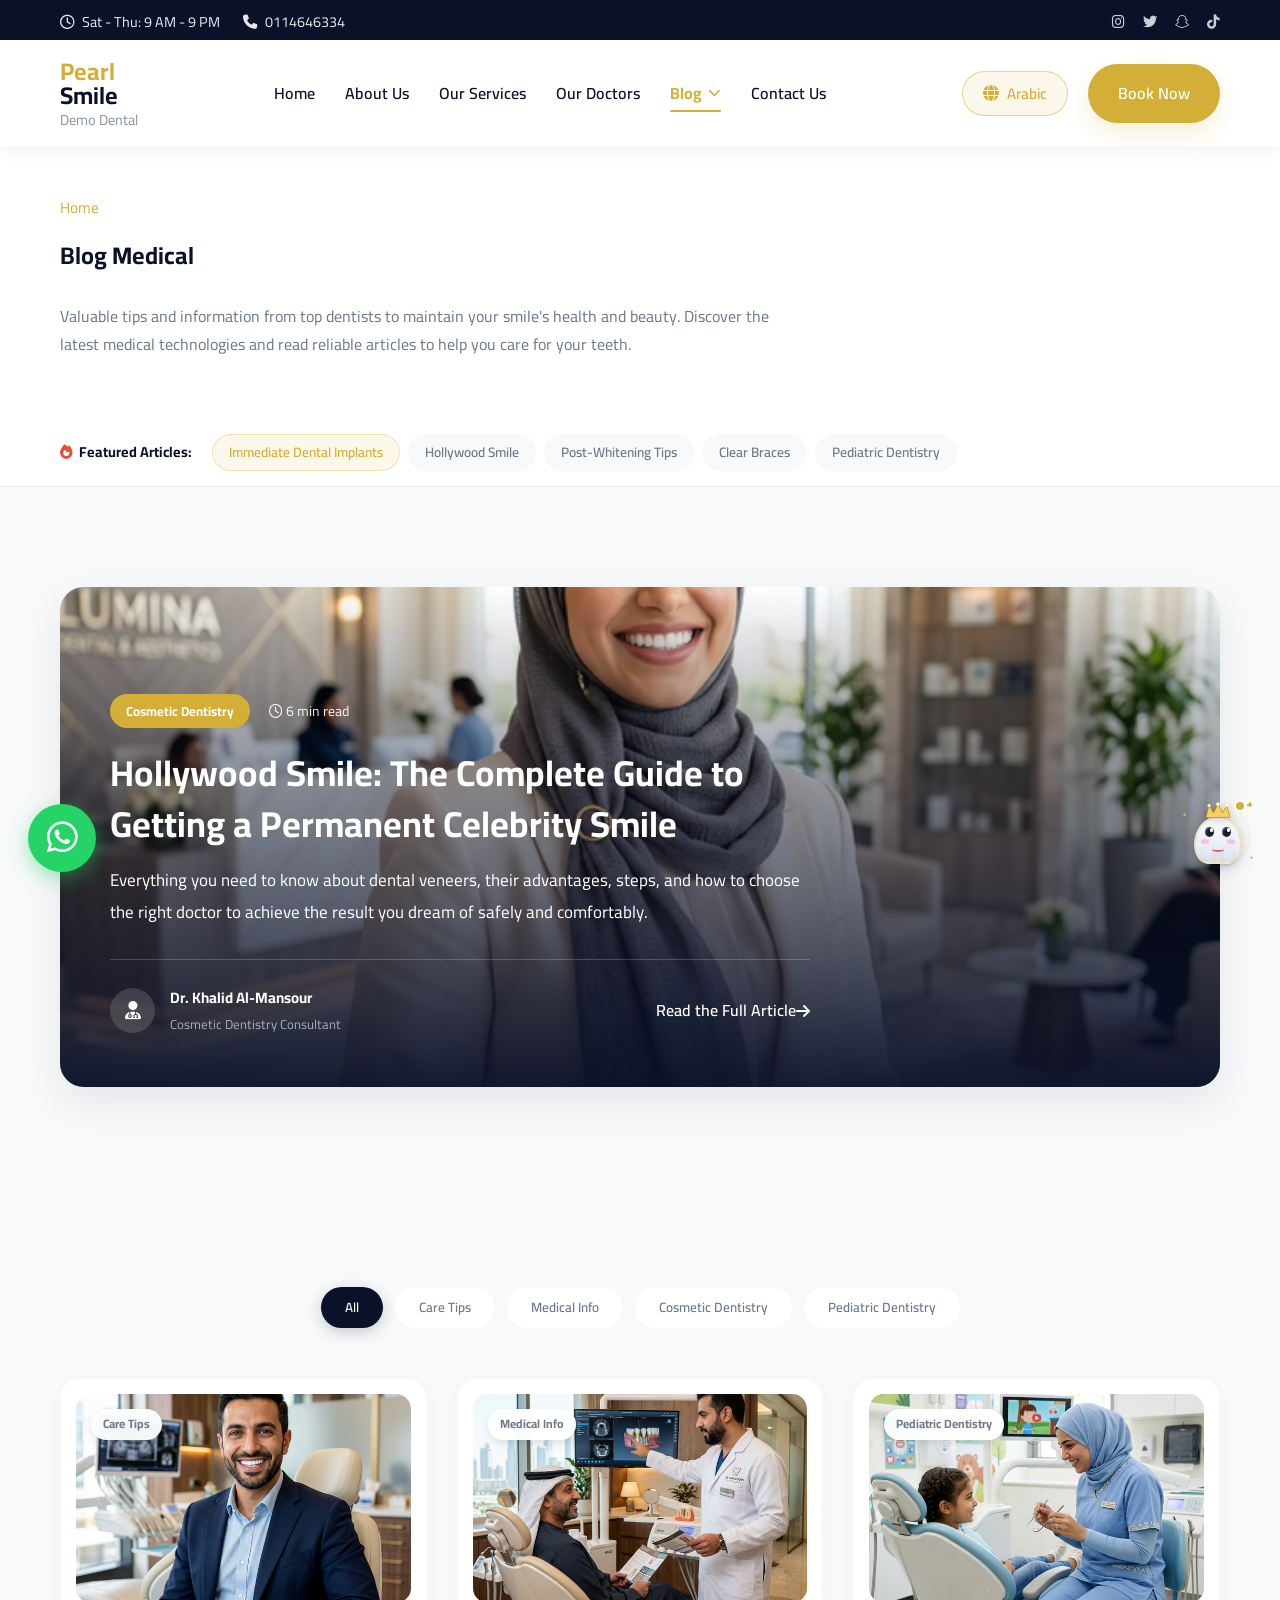
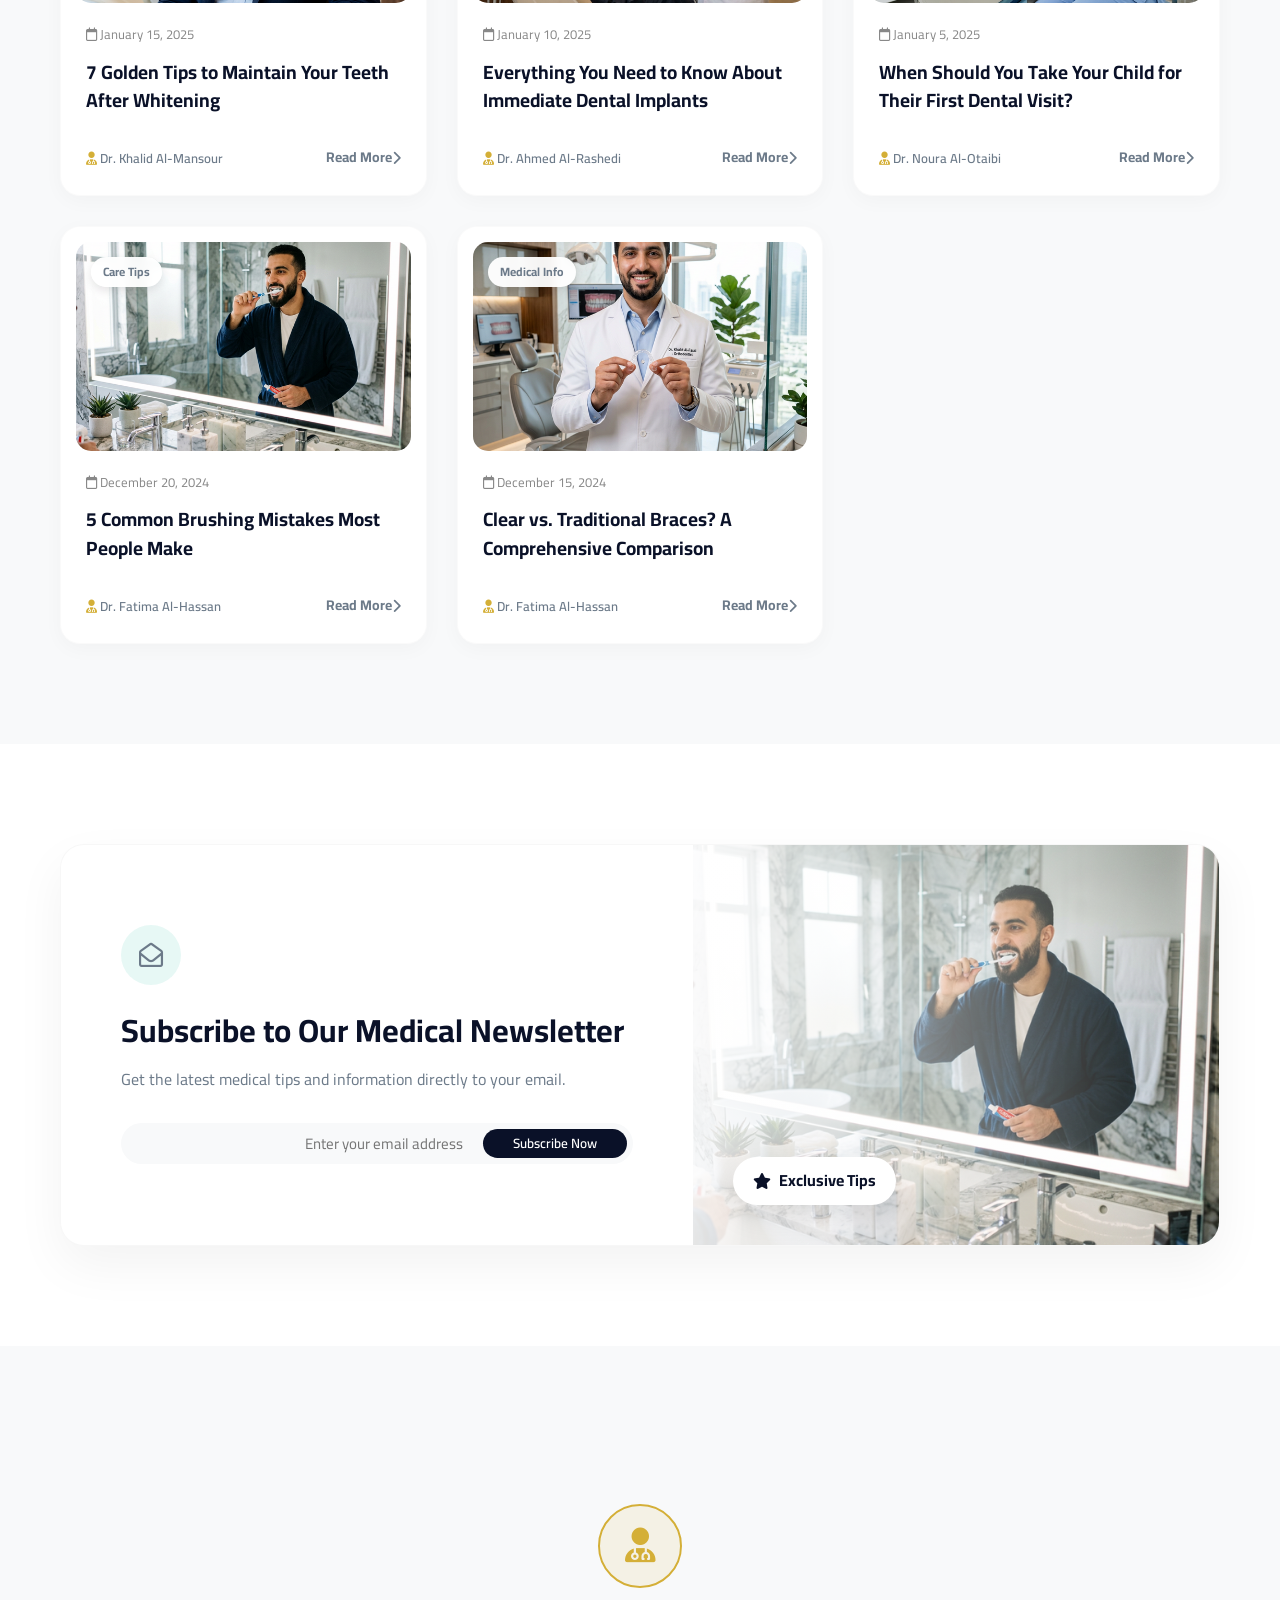
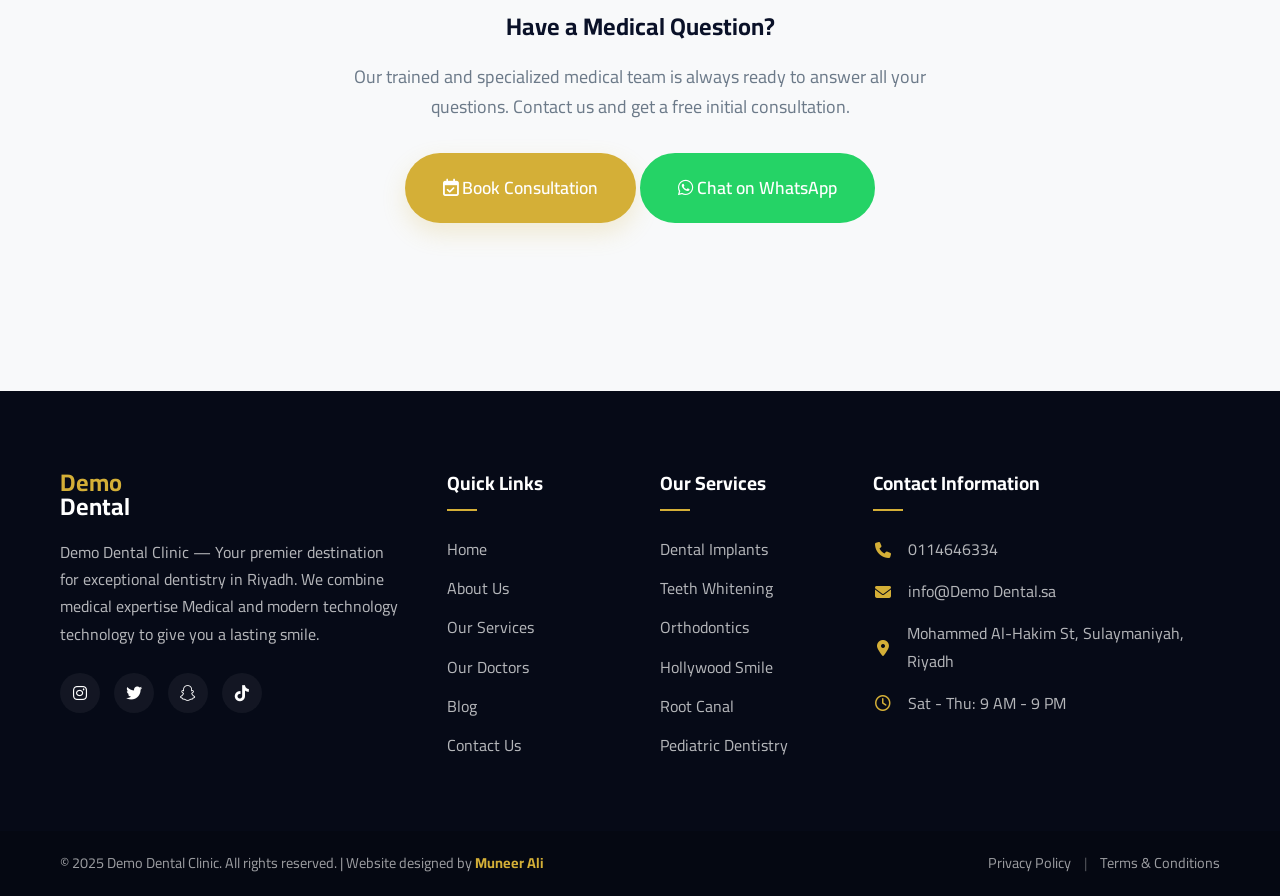
<file: blog-en.html>
<!DOCTYPE html>
<html lang="en" dir="ltr">

<head>
    <meta charset="UTF-8">
    <meta name="viewport" content="width=device-width, initial-scale=1.0">
    <meta http-equiv="Content-Security-Policy" content="upgrade-insecure-requests">
    <title>Dental Blog | Demo Dental Clinic Riyadh — Tips & Information from Our Doctors</title>
    <meta name="description"
        content="Read the latest articles and tips about dental health from Demo Dental Clinic doctors in Riyadh. Reliable information about implants, whitening, orthodontics, pediatric dentistry, and more.">
    <meta name="keywords"
        content="dental blog, dental tips, dental information, dental medical articles, dental care, oral health, post-implant tips, natural teeth whitening">

    <!-- Schema.org JSON-LD -->
    <script type="application/ld+json">
    {
      "@context": "https://schema.org",
      "@graph": [
        {
          "@type": "Blog",
          "name": "Demo Dental Clinic Blog",
          "description": "Medical tips and comprehensive information about dentistry and dental health in Riyadh.",
          "publisher": {
            "@type": "Dentist",
            "name": "Demo Dental Clinic",
            "logo": {
              "@type": "ImageObject",
              "url": "https://Demo Dental.sa/img/logo.png"
            }
          }
        },
        {
          "@type": "BreadcrumbList",
          "itemListElement": [
            {
              "@type": "ListItem",
              "position": 1,
              "name": "Home",
              "item": "https://Demo Dental.sa/index.html"
            },
            {
              "@type": "ListItem",
              "position": 2,
              "name": "Blog",
              "item": "https://Demo Dental.sa/blog.html"
            }
          ]
        }
      ]
    }
    </script>

    <!-- Open Graph Meta Tags -->
    <meta property="og:title" content="Dental Blog | Demo Dental Clinic Riyadh">
    <meta property="og:description"
        content="Read the latest articles and tips about dental health from Demo Dental Clinic doctors in Riyadh. Precise medical information in a simple and clear style.">
    <meta property="og:url" content="https://Demo Dental.sa/blog.html">
    <meta property="og:type" content="website">

    <!-- Fonts -->
    <link rel="preconnect" href="https://fonts.googleapis.com">
    <link rel="preconnect" href="https://fonts.gstatic.com" crossorigin>
    <link href="https://fonts.googleapis.com/css2?family=Cairo:wght@400;600;700&display=swap" rel="stylesheet">

    <!-- Font Awesome -->
    <link rel="stylesheet" href="https://cdn.jsdelivr.net/npm/@fortawesome/fontawesome-free@6.4.0/css/all.min.css" crossorigin="anonymous">

    <!-- AOS.js CSS -->
    <link href="https://cdn.jsdelivr.net/npm/aos@2.3.4/dist/aos.css" rel="stylesheet">

    <!-- Custom CSS -->
    <link rel="stylesheet" href="css/style-en.css">
    <link rel="stylesheet" href="css/booking.css">
    <link rel="stylesheet" href="css/chatbot-widget.css">
    <!-- Google Analytics 4 (GA4) -->
    <script async src="https://www.googletagmanager.com/gtag/js?id=G-GVRYBWPSYK"></script>
    <script>
      window.dataLayer = window.dataLayer || [];
      function gtag(){dataLayer.push(arguments);}
      gtag('js', new Date());
      gtag('config', 'G-GVRYBWPSYK');
    </script>
    <!-- GoatCounter -->
    <script data-goatcounter="https://demodental.goatcounter.com/count"
            async src="//gc.zgo.at/count.js"></script>
</head>

<body>

    <!-- A. Top Info Bar -->
    <div class="top-info-bar">
        <div class="container">
            <div class="info-content">
                <div class="info-left">
                    <span><i class="fa-regular fa-clock"></i> Sat - Thu: 9 AM - 9 PM</span>
                    <span><i class="fa-solid fa-phone"></i> 0114646334</span>
                </div>
                <div class="info-right social-icons">

                    <a href="#" aria-label="Instagram"><i class="fa-brands fa-instagram"></i></a>
                    <a href="#" aria-label="Twitter"><i class="fa-brands fa-twitter"></i></a>
                    <a href="#" aria-label="Snapchat"><i class="fa-brands fa-snapchat"></i></a>
                    <a href="#" aria-label="TikTok"><i class="fa-brands fa-tiktok"></i></a>
                </div>
            </div>
        </div>
    </div>

    <!-- B. Sticky Header/Navigation — Solid variants for inner pages -->
    <header class="header header-inner-page" id="header">
        <div class="container header-container">
            <a href="index-en-en.html" class="logo">
                <span class="logo-gold">Pearl</span><span class="logo-white" style="color:var(--navy);">Smile</span>
                <span class="logo-ar" style="color:var(--text-gray);">Demo Dental</span>
            </a>

            <nav class="nav-menu" id="nav-menu">
                <ul class="nav-list">
                    <li><a href="index-en.html" class="nav-link">Home</a></li>
                    <li><a href="about-en.html" class="nav-link">About Us</a></li>
                    <li><a href="services-en.html" class="nav-link">Our Services</a></li>
                    <li><a href="doctors-en.html" class="nav-link">Our Doctors</a></li>
                    <li class="has-dropdown">
                        <a href="blog-en.html" class="nav-link active">Blog <i class="fa-solid fa-chevron-down"></i></a>
                        <ul class="dropdown-menu">
                            <li><a href="blog-post-implants-en.html">Dental Implants Guide</a></li>
                        </ul>
                    </li>
                    <li><a href="contact-en.html" class="nav-link">Contact Us</a></li>
                </ul>
            </nav>

            <div class="header-actions">
                <a href="blog.html" class="lang-switch">Arabic</a>
                <a href="#booking" class="btn btn-primary btn-book-header">Book Now</a>
                <button class="mobile-toggle" aria-label="Toggle Menu" id="mobile-toggle">
                    <i class="fa-solid fa-bars" style="color:var(--navy)"></i>
                </button>
            </div>
        </div>
        <div class="mobile-overlay" id="mobile-overlay"></div>
    </header>

    <main>

        <!-- ======================================================
             SECTION 1 — Premium Blog Header
        ====================================================== -->
        <section class="blog-hero-premium">
            <div class="blog-hero-pattern"></div>
            <div class="container text-center" style="position:relative; z-index:2;" data-aos="fade-up">
                <div class="page-breadcrumb justify-content-center mb-4">
                    <a href="index-en.html">Home</a> <i class="fa-solid fa-chevron-right"></i> <span
                        class="text-navy fw-bold">Blog</span>
                </div>
                <h1 class="display-4 fw-bold text-navy mb-4">Blog Medical</h1>
                <p class="lead text-gray mx-auto" style="max-width: 750px; line-height: 1.8;">
                    Valuable tips and information from top dentists to maintain your smile's health and beauty.
                    Discover the latest medical technologies and read reliable articles to help you care for your teeth.
                </p>
            </div>
        </section>

        <!-- Blog Sub-Navigation -->
        <div class="blog-subnav">
            <div class="container">
                <div class="blog-subnav-inner">
                    <span class="blog-subnav-label"><i class="fa-solid fa-fire"></i> Featured Articles:</span>
                    <div class="blog-subnav-links">
                        <a href="blog-post-implants-en.html" class="blog-subnav-link active-subnav">Immediate Dental
                            Implants</a>
                        <a href="blog-post-veneers-en.html" class="blog-subnav-link">Hollywood Smile</a>
                        <a href="blog-post-whitening-en.html" class="blog-subnav-link">Post-Whitening Tips</a>
                        <a href="blog-post-braces-en.html" class="blog-subnav-link">Clear Braces</a>
                        <a href="blog-post-kids-en.html" class="blog-subnav-link">Pediatric Dentistry</a>
                    </div>
                </div>
            </div>
        </div>

        <!-- ======================================================
             SECTION 2 — Cinematic Featured Article
        ====================================================== -->
        <section class="featured-post-premium section-padding bg-light">
            <div class="container">
                <div class="fp-wrapper" data-aos="fade-up" data-aos-duration="1000">
                    <img src="img/blog_veneers_v2.png" alt="Hollywood Smile" class="fp-img">
                    <div class="fp-overlay"></div>

                    <div class="fp-content-box">
                        <div class="fp-meta mb-3">
                            <span class="badge-gold">Cosmetic Dentistry</span>
                            <span class="time-read"><i class="fa-regular fa-clock me-1"></i> 6 min read</span>
                        </div>
                        <h2 class="fp-title"><a href="blog-post-veneers-en.html">Hollywood Smile: The Complete Guide to
                                Getting
                                a Permanent Celebrity Smile</a></h2>
                        <p class="fp-excerpt">Everything you need to know about dental veneers, their advantages, steps,
                            and how to choose the right
                            doctor to achieve the result you dream of safely and comfortably.</p>

                        <div class="fp-footer">
                            <div class="fp-author">
                                <div class="avatar-icon"><i class="fa-solid fa-user-doctor"></i></div>
                                <div class="author-details">
                                    <strong>Dr. Khalid Al-Mansour</strong>
                                    <span>Cosmetic Dentistry Consultant</span>
                                </div>
                            </div>
                            <a href="blog-post-veneers-en.html" class="fp-btn-link">Read the Full Article <i
                                    class="fa-solid fa-arrow-right ms-2"></i></a>
                        </div>
                    </div>
                </div>
            </div>
        </section>

        <!-- ======================================================
             SECTION 3 — Modern Blog Grid & Filters
        ====================================================== -->
        <section class="blog-grid-premium section-padding bg-light pt-0">
            <div class="container">
                <!-- Filters -->
                <div class="premium-filters mb-5" data-aos="fade-up">
                    <button class="p-filter-btn active" data-filter="all">All</button>
                    <button class="p-filter-btn" data-filter="tips">Care Tips</button>
                    <button class="p-filter-btn" data-filter="medical">Medical Info</button>
                    <button class="p-filter-btn" data-filter="cosmetic">Cosmetic Dentistry</button>
                    <button class="p-filter-btn" data-filter="kids">Pediatric Dentistry</button>
                </div>

                <!-- Grid -->
                <div class="p-blog-grid">
                    <!-- Article 1 -->
                    <article class="p-blog-card blog-card" data-category="tips" data-aos="fade-up" data-aos-delay="100">
                        <div class="p-card-img-wrap">
                            <img src="img/blog_whitening_v2.png" alt="Teeth Whitening" class="p-card-img">
                            <span class="p-card-tag">Care Tips</span>
                        </div>
                        <div class="p-card-content">
                            <div class="p-card-meta">
                                <span><i class="fa-regular fa-calendar me-1"></i> January 15, 2025</span>
                            </div>
                            <h3 class="p-card-title"><a href="blog-post-whitening-en.html">7 Golden Tips to Maintain
                                    Your Teeth
                                    After Whitening</a></h3>
                            <div class="p-card-divider"></div>
                            <div class="p-card-bottom">
                                <span class="p-card-author"><i class="fa-solid fa-user-md me-1"></i> Dr. Khalid
                                    Al-Mansour</span>
                                <a href="blog-post-whitening-en.html" class="p-card-read">Read More <i
                                        class="fa-solid fa-chevron-right ms-1"></i></a>
                            </div>
                        </div>
                    </article>

                    <!-- Article 2 -->
                    <article class="p-blog-card blog-card" data-category="medical" data-aos="fade-up"
                        data-aos-delay="200">
                        <div class="p-card-img-wrap">
                            <img src="img/blog_implant_v2.png" alt="Dental Implants" class="p-card-img">
                            <span class="p-card-tag">Medical Info</span>
                        </div>
                        <div class="p-card-content">
                            <div class="p-card-meta">
                                <span><i class="fa-regular fa-calendar me-1"></i> January 10, 2025</span>
                            </div>
                            <h3 class="p-card-title"><a href="blog-post-implants-en.html">Everything You Need to Know
                                    About
                                    Immediate Dental Implants</a></h3>
                            <div class="p-card-divider"></div>
                            <div class="p-card-bottom">
                                <span class="p-card-author"><i class="fa-solid fa-user-md me-1"></i> Dr. Ahmed
                                    Al-Rashedi</span>
                                <a href="blog-post-implants-en.html" class="p-card-read">Read More <i
                                        class="fa-solid fa-chevron-right ms-1"></i></a>
                            </div>
                        </div>
                    </article>

                    <!-- Article 3 -->
                    <article class="p-blog-card blog-card" data-category="kids" data-aos="fade-up" data-aos-delay="300">
                        <div class="p-card-img-wrap">
                            <img src="img/blog_kids_v2.png" alt="Pediatric Dentistry" class="p-card-img">
                            <span class="p-card-tag">Pediatric Dentistry</span>
                        </div>
                        <div class="p-card-content">
                            <div class="p-card-meta">
                                <span><i class="fa-regular fa-calendar me-1"></i> January 5, 2025</span>
                            </div>
                            <h3 class="p-card-title"><a href="blog-post-kids-en.html">When Should You Take Your Child
                                    for Their First
                                    Dental Visit?</a></h3>
                            <div class="p-card-divider"></div>
                            <div class="p-card-bottom">
                                <span class="p-card-author"><i class="fa-solid fa-user-md me-1"></i> Dr. Noura
                                    Al-Otaibi</span>
                                <a href="blog-post-kids-en.html" class="p-card-read">Read More <i
                                        class="fa-solid fa-chevron-right ms-1"></i></a>
                            </div>
                        </div>
                    </article>

                    <!-- Article 4 -->
                    <article class="p-blog-card blog-card" data-category="tips" data-aos="fade-up" data-aos-delay="400">
                        <div class="p-card-img-wrap">
                            <img src="img/blog_brushing_v2.png" alt="Teeth Cleaning" class="p-card-img">
                            <span class="p-card-tag">Care Tips</span>
                        </div>
                        <div class="p-card-content">
                            <div class="p-card-meta">
                                <span><i class="fa-regular fa-calendar me-1"></i> December 20, 2024</span>
                            </div>
                            <h3 class="p-card-title"><a href="blog-post-brushing-en.html">5 Common Brushing Mistakes
                                    Most People Make</a></h3>
                            <div class="p-card-divider"></div>
                            <div class="p-card-bottom">
                                <span class="p-card-author"><i class="fa-solid fa-user-md me-1"></i> Dr. Fatima
                                    Al-Hassan</span>
                                <a href="blog-post-brushing-en.html" class="p-card-read">Read More <i
                                        class="fa-solid fa-chevron-right ms-1"></i></a>
                            </div>
                        </div>
                    </article>

                    <!-- Article 5 -->
                    <article class="p-blog-card blog-card" data-category="medical" data-aos="fade-up"
                        data-aos-delay="500">
                        <div class="p-card-img-wrap">
                            <img src="img/blog_braces_v2.png" alt="Clear Braces" class="p-card-img">
                            <span class="p-card-tag">Medical Info</span>
                        </div>
                        <div class="p-card-content">
                            <div class="p-card-meta">
                                <span><i class="fa-regular fa-calendar me-1"></i> December 15, 2024</span>
                            </div>
                            <h3 class="p-card-title"><a href="blog-post-braces-en.html">Clear vs. Traditional Braces? A
                                    Comprehensive
                                    Comparison</a></h3>
                            <div class="p-card-divider"></div>
                            <div class="p-card-bottom">
                                <span class="p-card-author"><i class="fa-solid fa-user-md me-1"></i> Dr. Fatima
                                    Al-Hassan</span>
                                <a href="blog-post-braces-en.html" class="p-card-read">Read More <i
                                        class="fa-solid fa-chevron-right ms-1"></i></a>
                            </div>
                        </div>
                    </article>
                </div>
            </div>
        </section>

        <!-- ======================================================
             SECTION 4 — Elite Newsletter
        ====================================================== -->
        <section class="elite-newsletter-section section-padding">
            <div class="container">
                <div class="elite-nl-box shadow-lg" data-aos="zoom-in">
                    <div class="enl-grid">
                        <div class="enl-content">
                            <div class="enl-icon"><i class="fa-regular fa-envelope-open"></i></div>
                            <h2 class="enl-title">Subscribe to Our Medical Newsletter</h2>
                            <p class="enl-desc">Get the latest medical tips and information directly to your email.</p>

                            <form id="newsletterForm" class="enl-form" novalidate>
                                <div class="enl-input-group">
                                    <input type="email" id="subscriberEmail" placeholder="Enter your email address"
                                        required dir="rtl">
                                    <button type="submit" class="enl-submit ns-submit">Subscribe Now</button>
                                </div>
                                <span class="error-message ns-error mt-2 text-danger small"
                                    style="display:none; text-align:right;">Please enter a valid email address</span>
                            </form>
                            <div id="newsletterSuccess" class="ns-success hidden mt-3 p-3 text-center w-100"
                                style="background:rgba(46,204,113,0.1); border:1px solid #2ecc71; color:#2ecc71; border-radius:10px;">
                                <i class="fa-solid fa-check-circle me-2"></i> Thank you! Successfully registered
                            </div>
                        </div>
                        <div class="enl-image-side">
                            <div class="enl-overlay"></div>
                            <div class="enl-floating-badge">
                                <i class="fa-solid fa-star text-warning me-2"></i> Exclusive Tips
                            </div>
                        </div>
                    </div>
                </div>
            </div>
        </section>

        <!-- ======================================================
             SECTION 5 — Final CTA Section
        ====================================================== -->
        <section class="blog-cta-premium section-padding">
            <div class="container">
                <div class="blog-cta-card bg-white shadow-sm text-center" data-aos="fade-up">
                    <div class="cta-pulse-icon no-animation"><i class="fa-solid fa-user-doctor"></i></div>
                    <h2 class="display-5 text-navy fw-bold mb-3">Have a Medical Question?</h2>
                    <p class="text-gray mb-4 mx-auto"
                        style="max-width:600px; font-size:18px; text-align: center !important; margin-left: auto !important; margin-right: auto !important;">
                        Our trained and specialized medical team is always ready to answer all your questions. Contact
                        us and get a
                        free initial consultation.
                    </p>
                    <div class="d-flex justify-content-center gap-3 flex-wrap">
                        <a href="contact-en.html" class="btn btn-primary btn-large px-5 py-3 rounded-pill fw-bold">
                            <i class="fa-regular fa-calendar-check me-2"></i> Book Consultation
                        </a>
                        <a href="https://wa.me/9665XXXXXXXX"
                            class="btn btn-whatsapp btn-large px-5 py-3 rounded-pill fw-bold" target="_blank"
                            rel="noopener noreferrer">
                            <i class="fa-brands fa-whatsapp me-2"></i> Chat on WhatsApp
                        </a>
                    </div>
                </div>
            </div>
        </section>

    </main>

    <!-- D. Footer -->
    <footer class="footer">
        <div class="container">
            <div class="footer-grid">
                <div class="footer-col about-col">
                    <a href="index-en.html" class="logo footer-logo">
                        <span class="logo-gold">Demo</span><span class="logo-white">Dental</span>
                    </a>
                    <p>Demo Dental Clinic — Your premier destination for exceptional dentistry in Riyadh. We combine
                        medical expertise Medical
                        and modern technology
                        technology to give you a lasting smile.</p>
                    <div class="social-icons footer-social">
                        <a href="#" aria-label="Instagram"><i class="fa-brands fa-instagram"></i></a>
                        <a href="#" aria-label="Twitter"><i class="fa-brands fa-twitter"></i></a>
                        <a href="#" aria-label="Snapchat"><i class="fa-brands fa-snapchat"></i></a>
                        <a href="#" aria-label="TikTok"><i class="fa-brands fa-tiktok"></i></a>
                    </div>
                </div>

                <div class="footer-col links-col">
                    <h3>Quick Links</h3>
                    <ul>
                        <li><a href="index-en.html">Home</a></li>
                        <li><a href="about-en.html">About Us</a></li>
                        <li><a href="services-en.html">Our Services</a></li>
                        <li><a href="doctors-en.html">Our Doctors</a></li>
                        <li><a href="blog-en.html">Blog</a></li>
                        <li><a href="contact-en.html">Contact Us</a></li>
                    </ul>
                </div>

                <div class="footer-col links-col">
                    <h3>Our Services</h3>
                    <ul>
                        <li><a href="services-en.html#service-implants">Dental Implants</a></li>
                        <li><a href="services-en.html#service-whitening">Teeth Whitening</a></li>
                        <li><a href="services-en.html#service-orthodontics">Orthodontics</a></li>
                        <li><a href="services-en.html#service-veneers">Hollywood Smile</a></li>
                        <li><a href="services-en.html#service-endodontics">Root Canal</a></li>
                        <li><a href="services-en.html#service-pediatric">Pediatric Dentistry</a></li>
                    </ul>
                </div>

                <div class="footer-col contact-col">
                    <h3>Contact Information</h3>
                    <ul class="contact-info-list">
                        <li><i class="fa-solid fa-phone"></i> <a href="tel:0114646334" dir="ltr">0114646334</a></li>
                        <li><i class="fa-solid fa-envelope"></i> <a href="mailto:info@Demo Dental.sa">info@Demo
                                Dental.sa</a></li>
                        <li><i class="fa-solid fa-location-dot"></i> Mohammed Al-Hakim St, Sulaymaniyah, Riyadh</li>
                        <li><i class="fa-regular fa-clock"></i> Sat - Thu: 9 AM - 9 PM</li>
                    </ul>
                </div>
            </div>
        </div>

        <div class="footer-bottom">
            <div class="container bottom-flex">
                <p>&copy; 2025 Demo Dental Clinic. All rights reserved. | Website designed by <a
                        href="https://api.whatsapp.com/send/?phone=967771491931&text&type=phone_number&app_absent=0"
                        target="_blank" rel="noopener noreferrer"
                        style="color: var(--gold); text-decoration: none; font-weight: bold;">Muneer Ali</a></p>
                <div class="legal-links">
                    <a href="#">Privacy Policy</a>
                    <span class="separator">|</span>
                    <a href="#">Terms &amp; Conditions</a>
                </div>
            </div>
        </div>
    </footer>

    <!-- E. Floating WhatsApp Button -->
    <a href="https://wa.me/9665XXXXXXXX" class="floating-wa" target="_blank" rel="noopener noreferrer"
        aria-label="Chat via WhatsApp">
        <i class="fa-brands fa-whatsapp"></i>
    </a>

    <!-- F. Back to Top Button -->
    <button class="back-to-top" id="backToTop" aria-label="Back to Top">
        <i class="fa-solid fa-chevron-up"></i>
    </button>

    <!-- Scripts -->
    <script src="https://cdn.jsdelivr.net/npm/aos@2.3.4/dist/aos.js"
        crossorigin="anonymous"></script>
    <script src="js/main.js"></script>
    <script src="js/popup.js" defer></script>
    <script src="js/booking.js" defer></script>
    <script src="js/chatbot.js" defer></script>
</body>

</html>
</file>
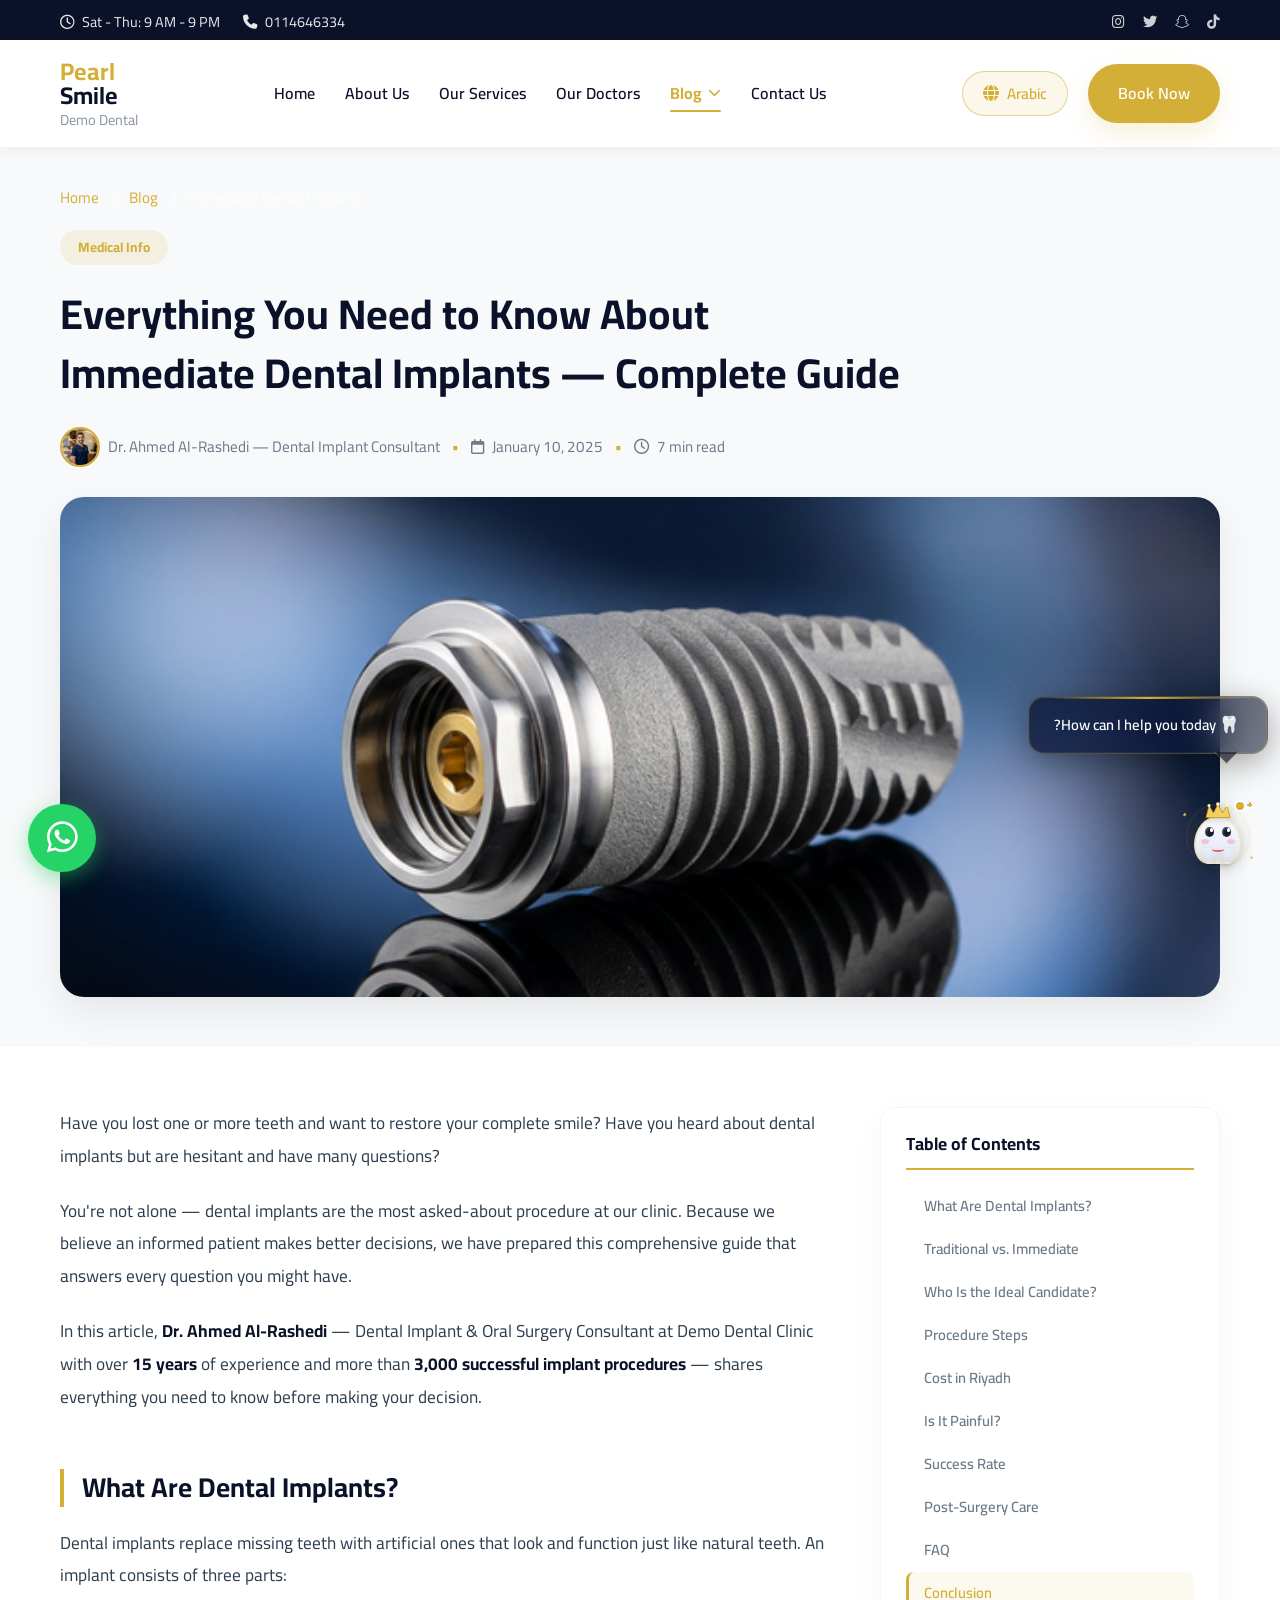
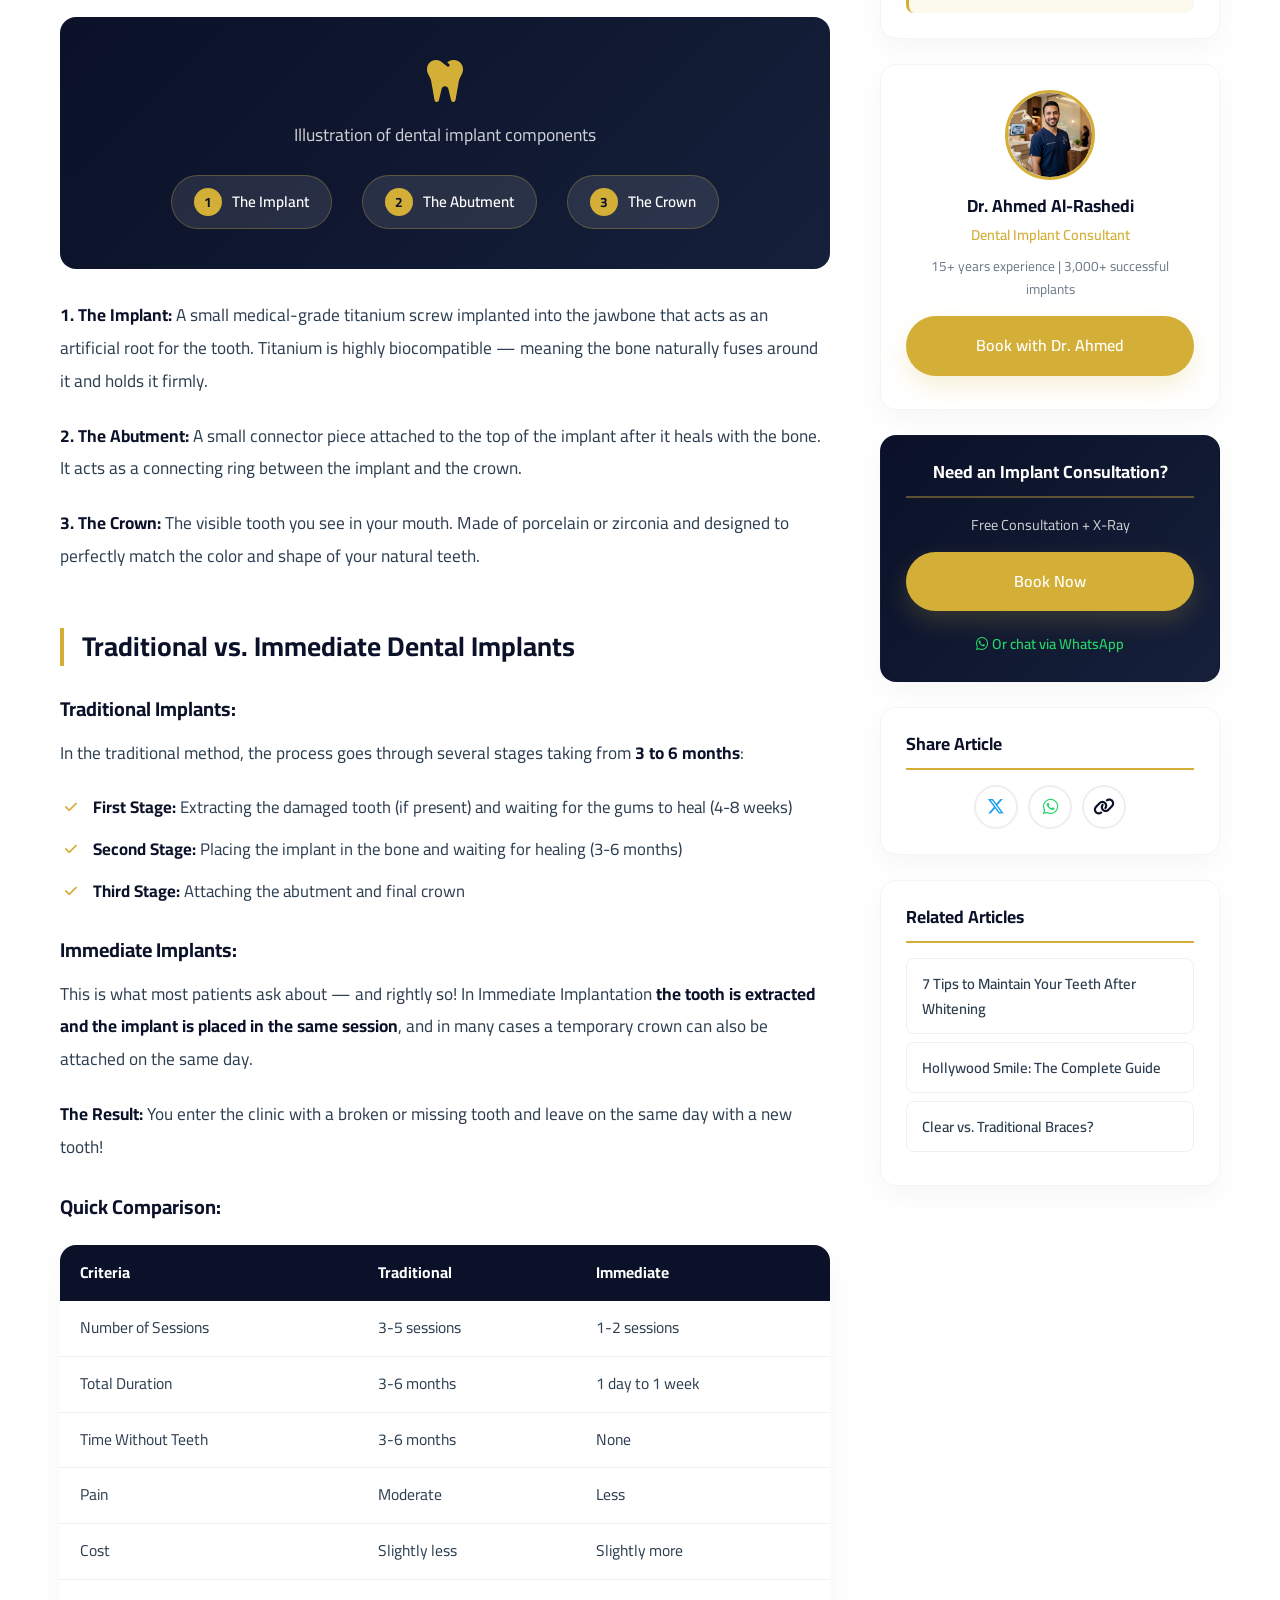
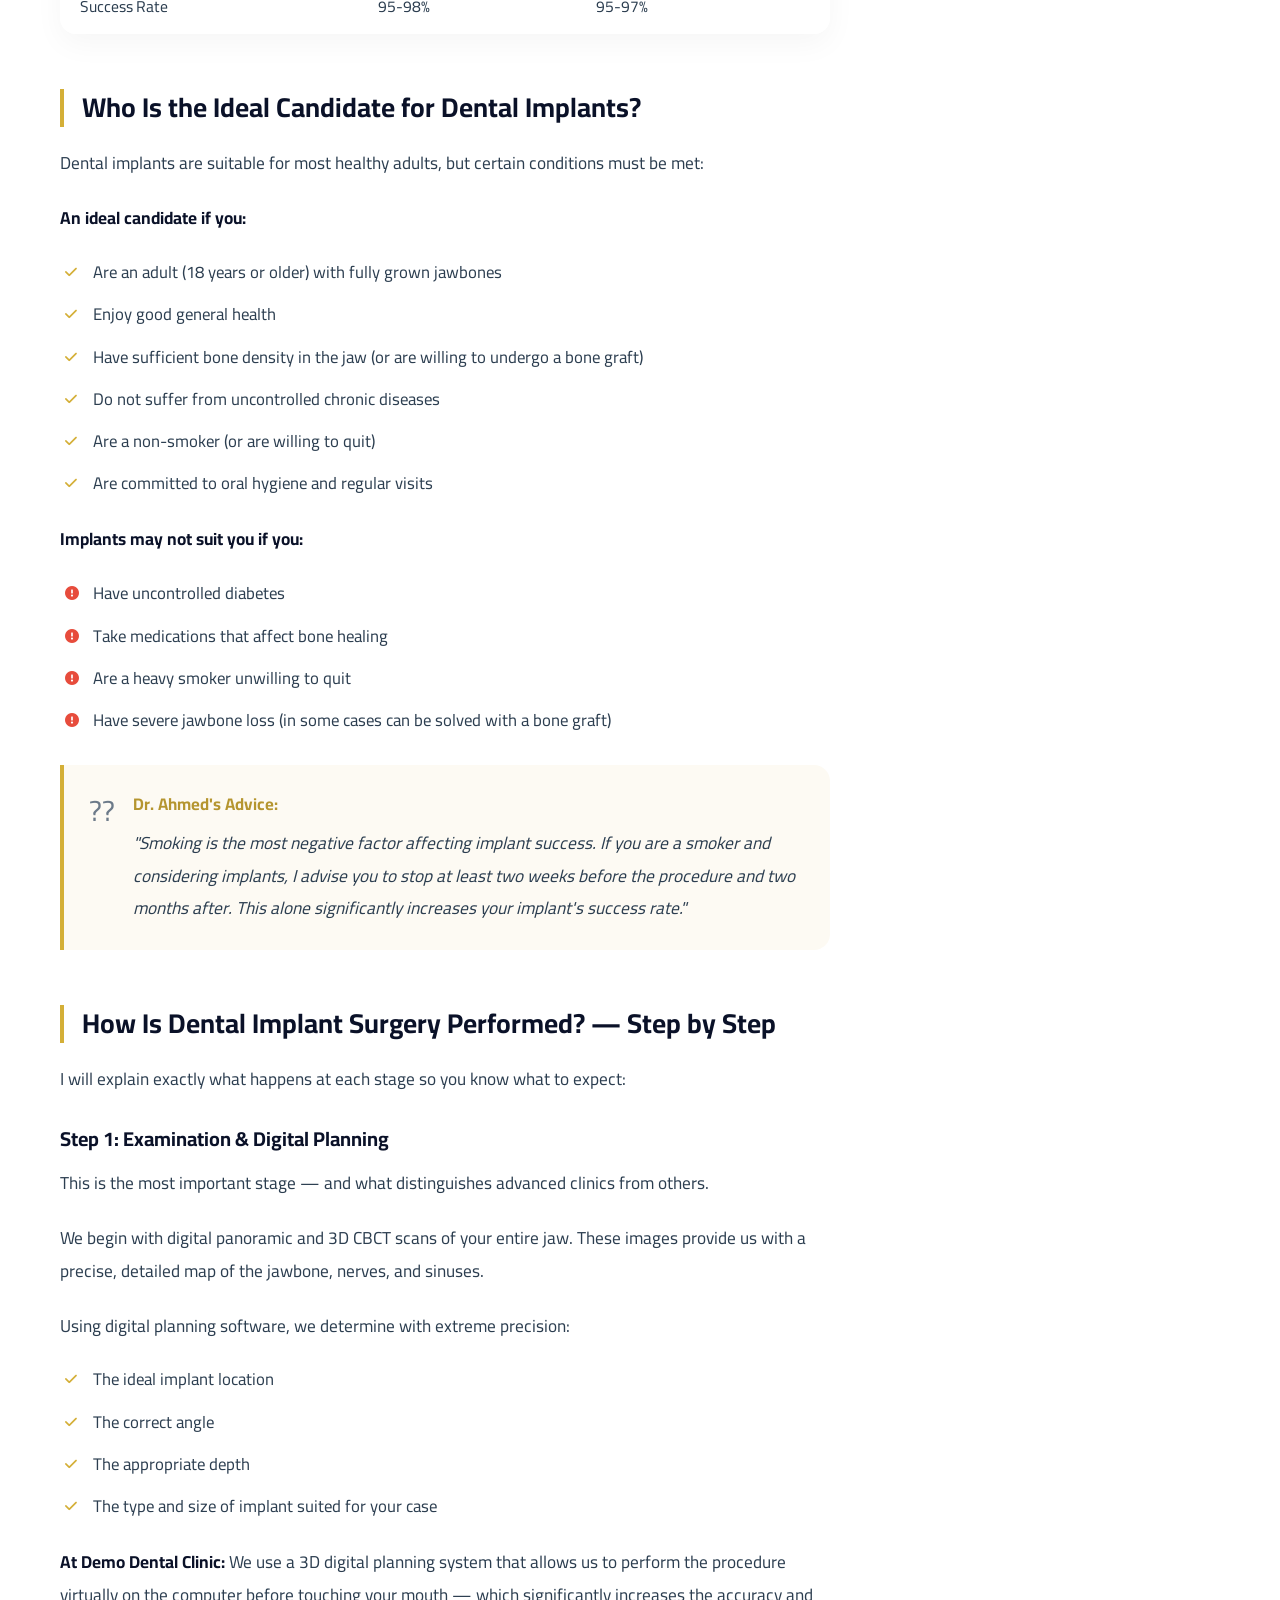
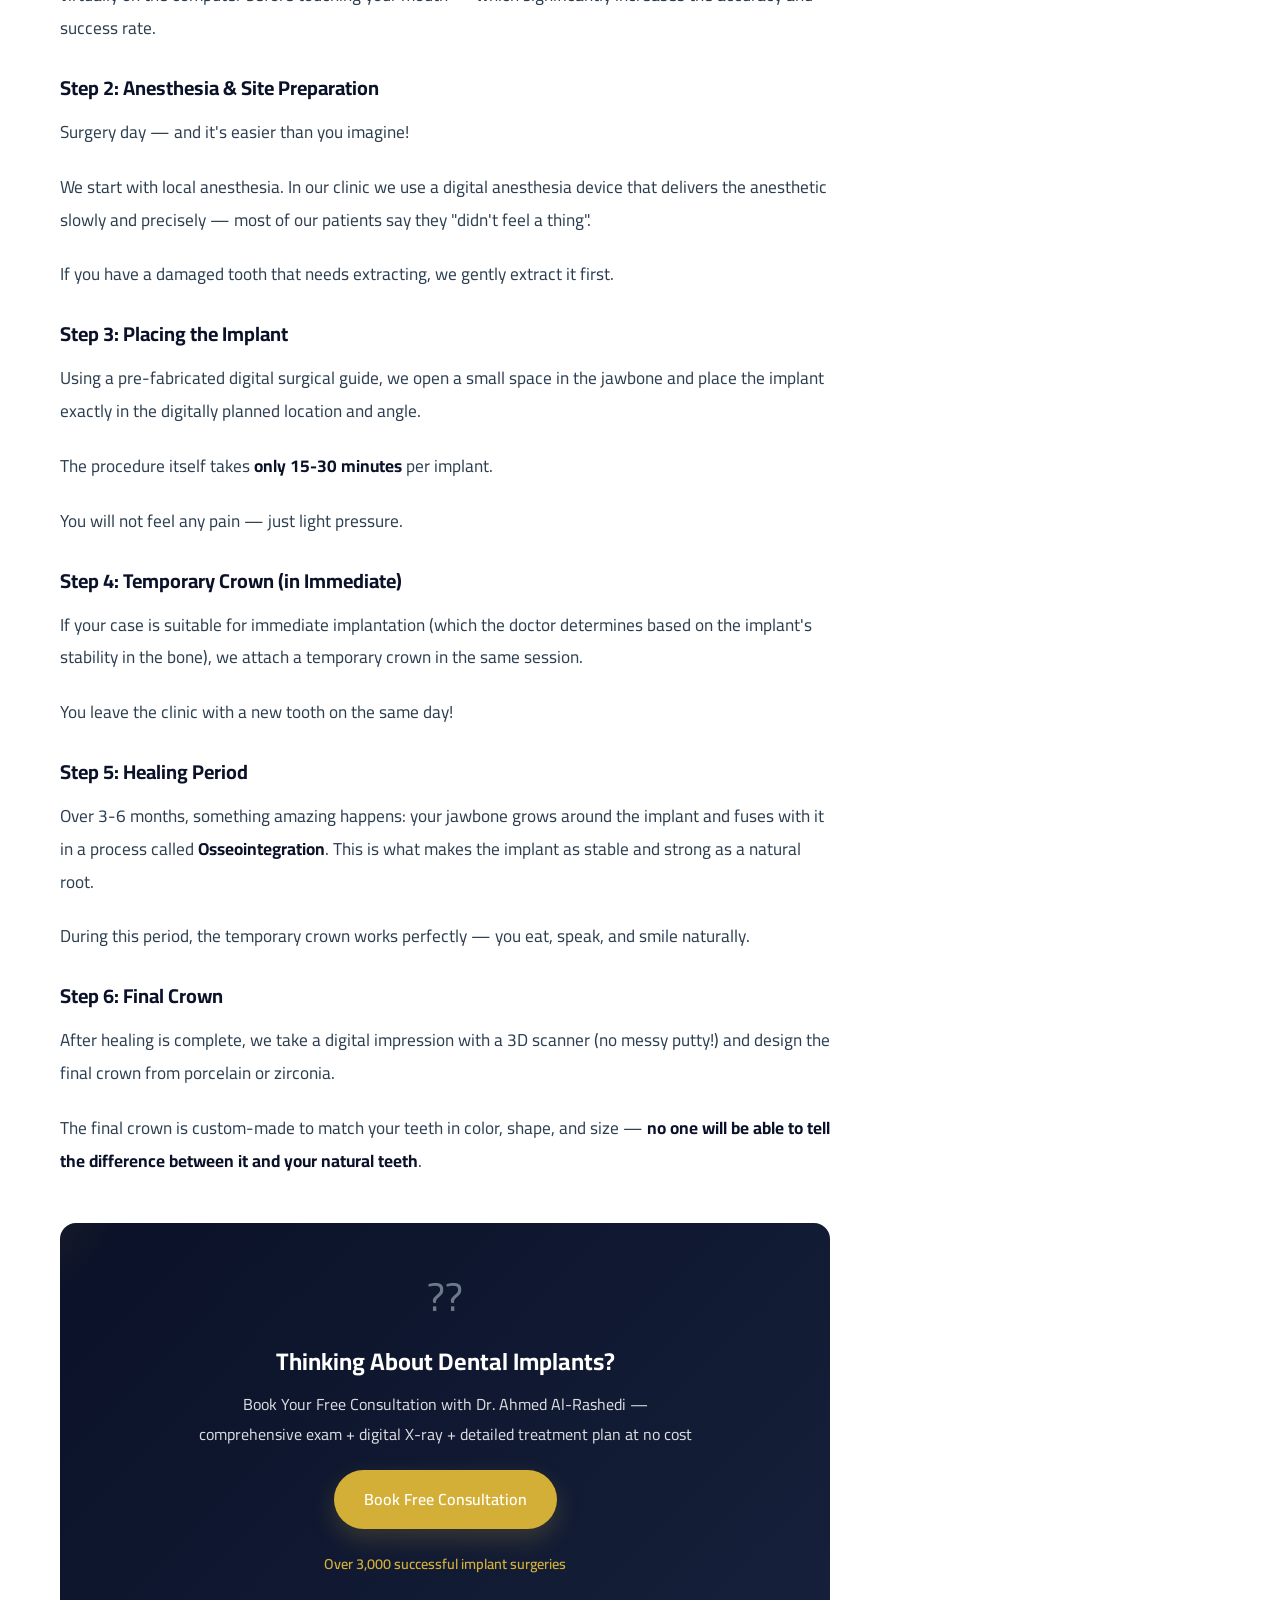
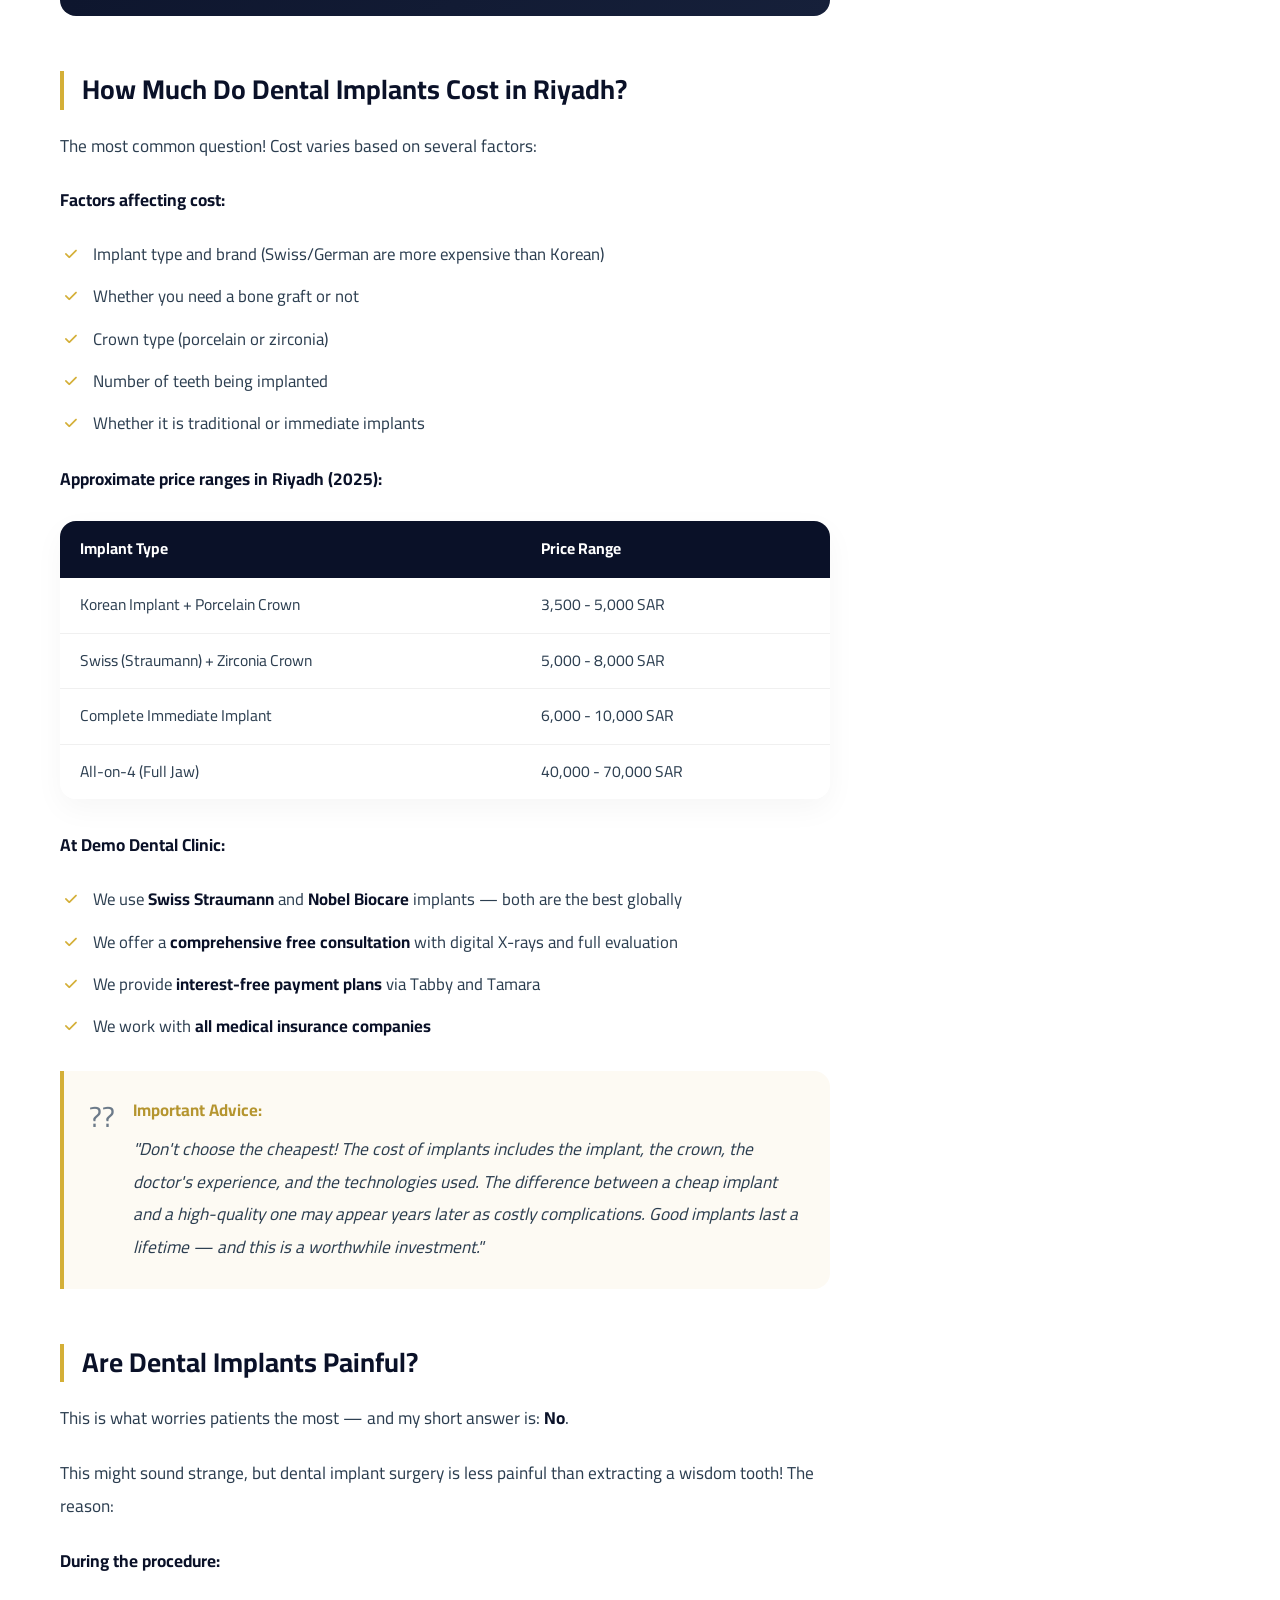
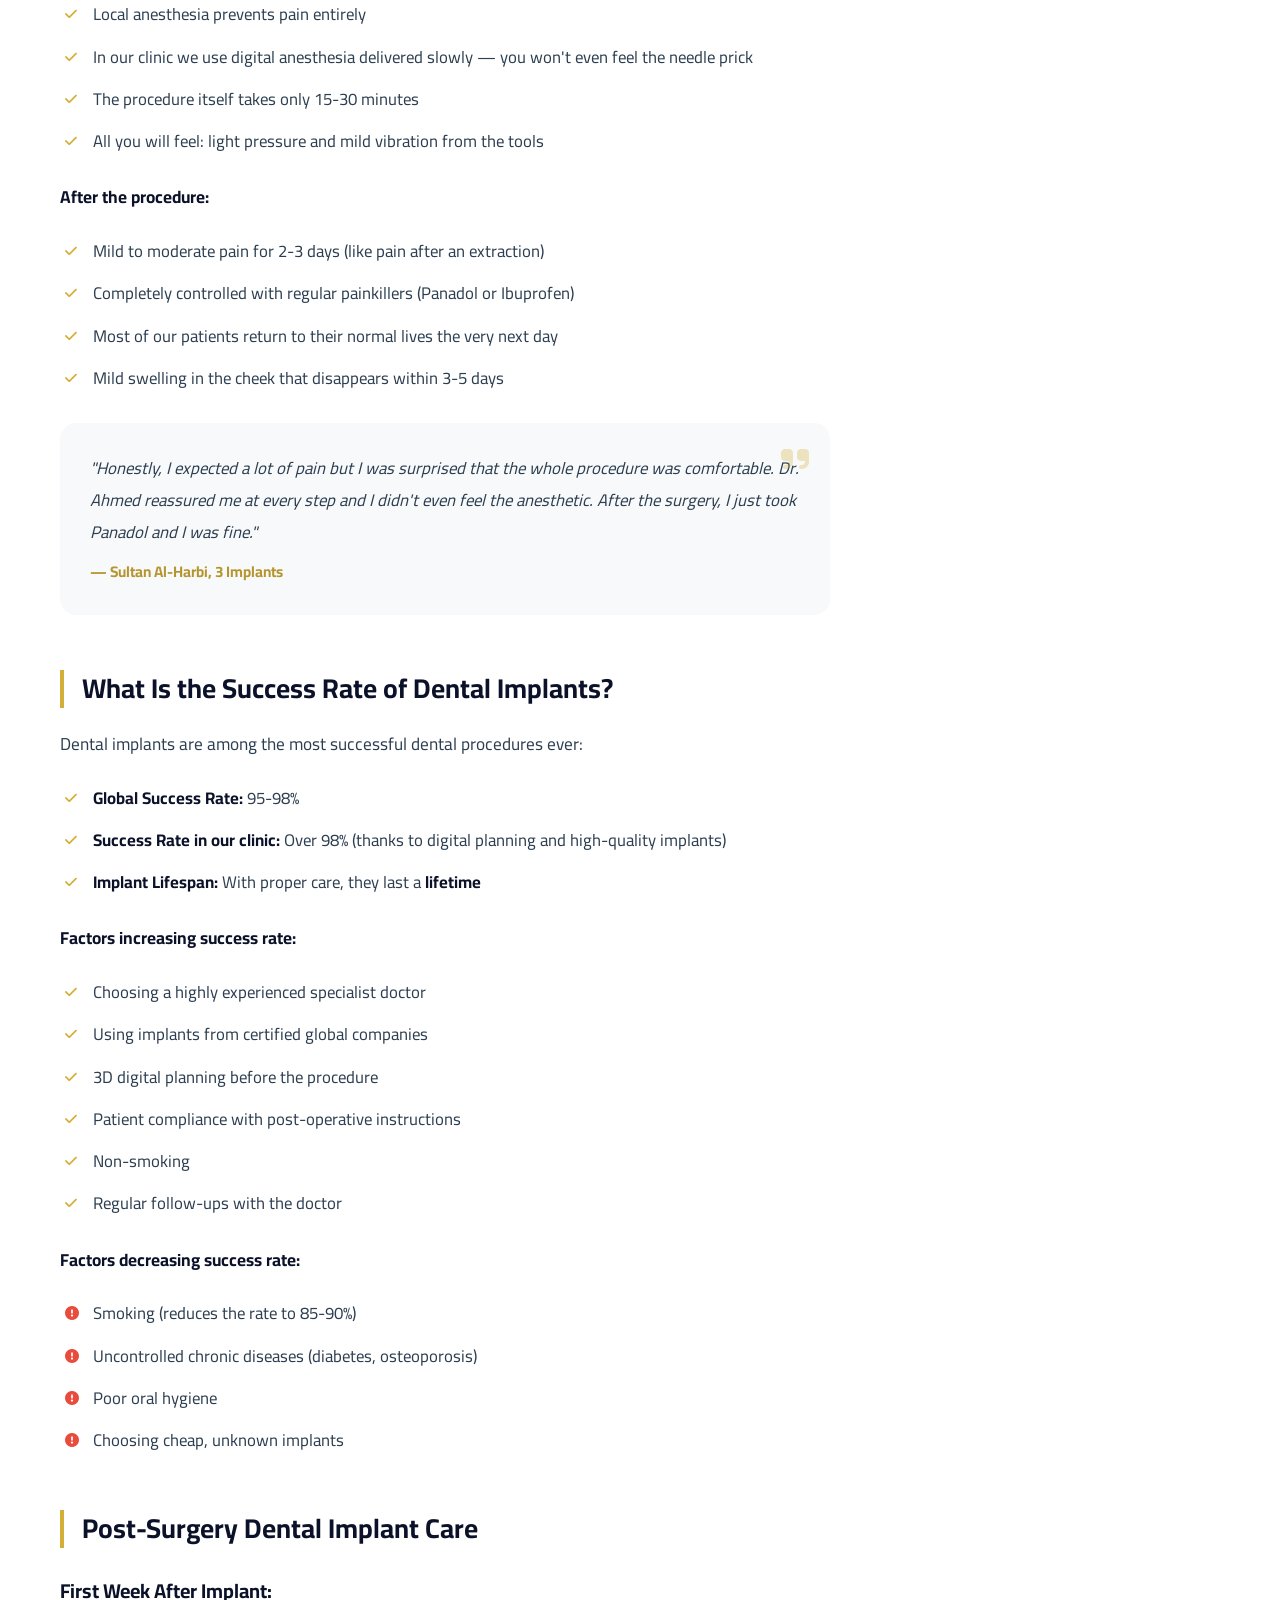
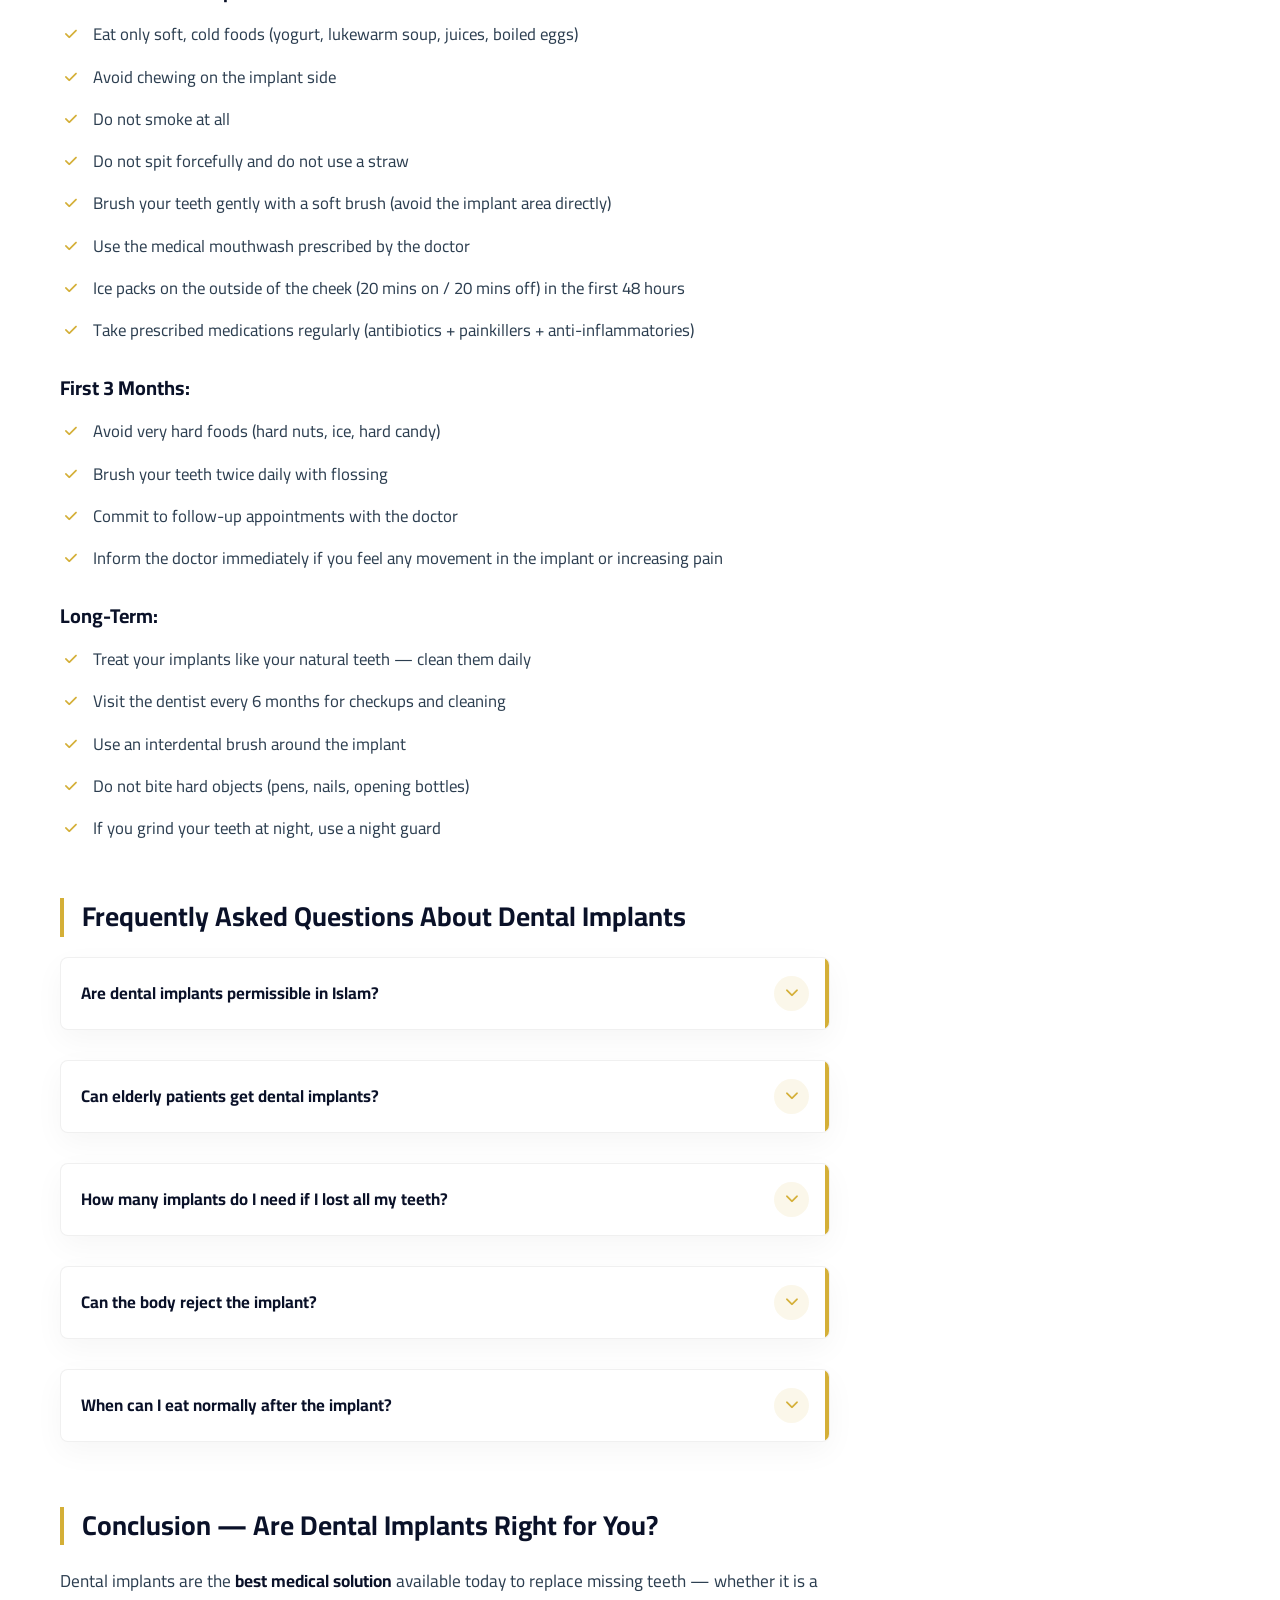
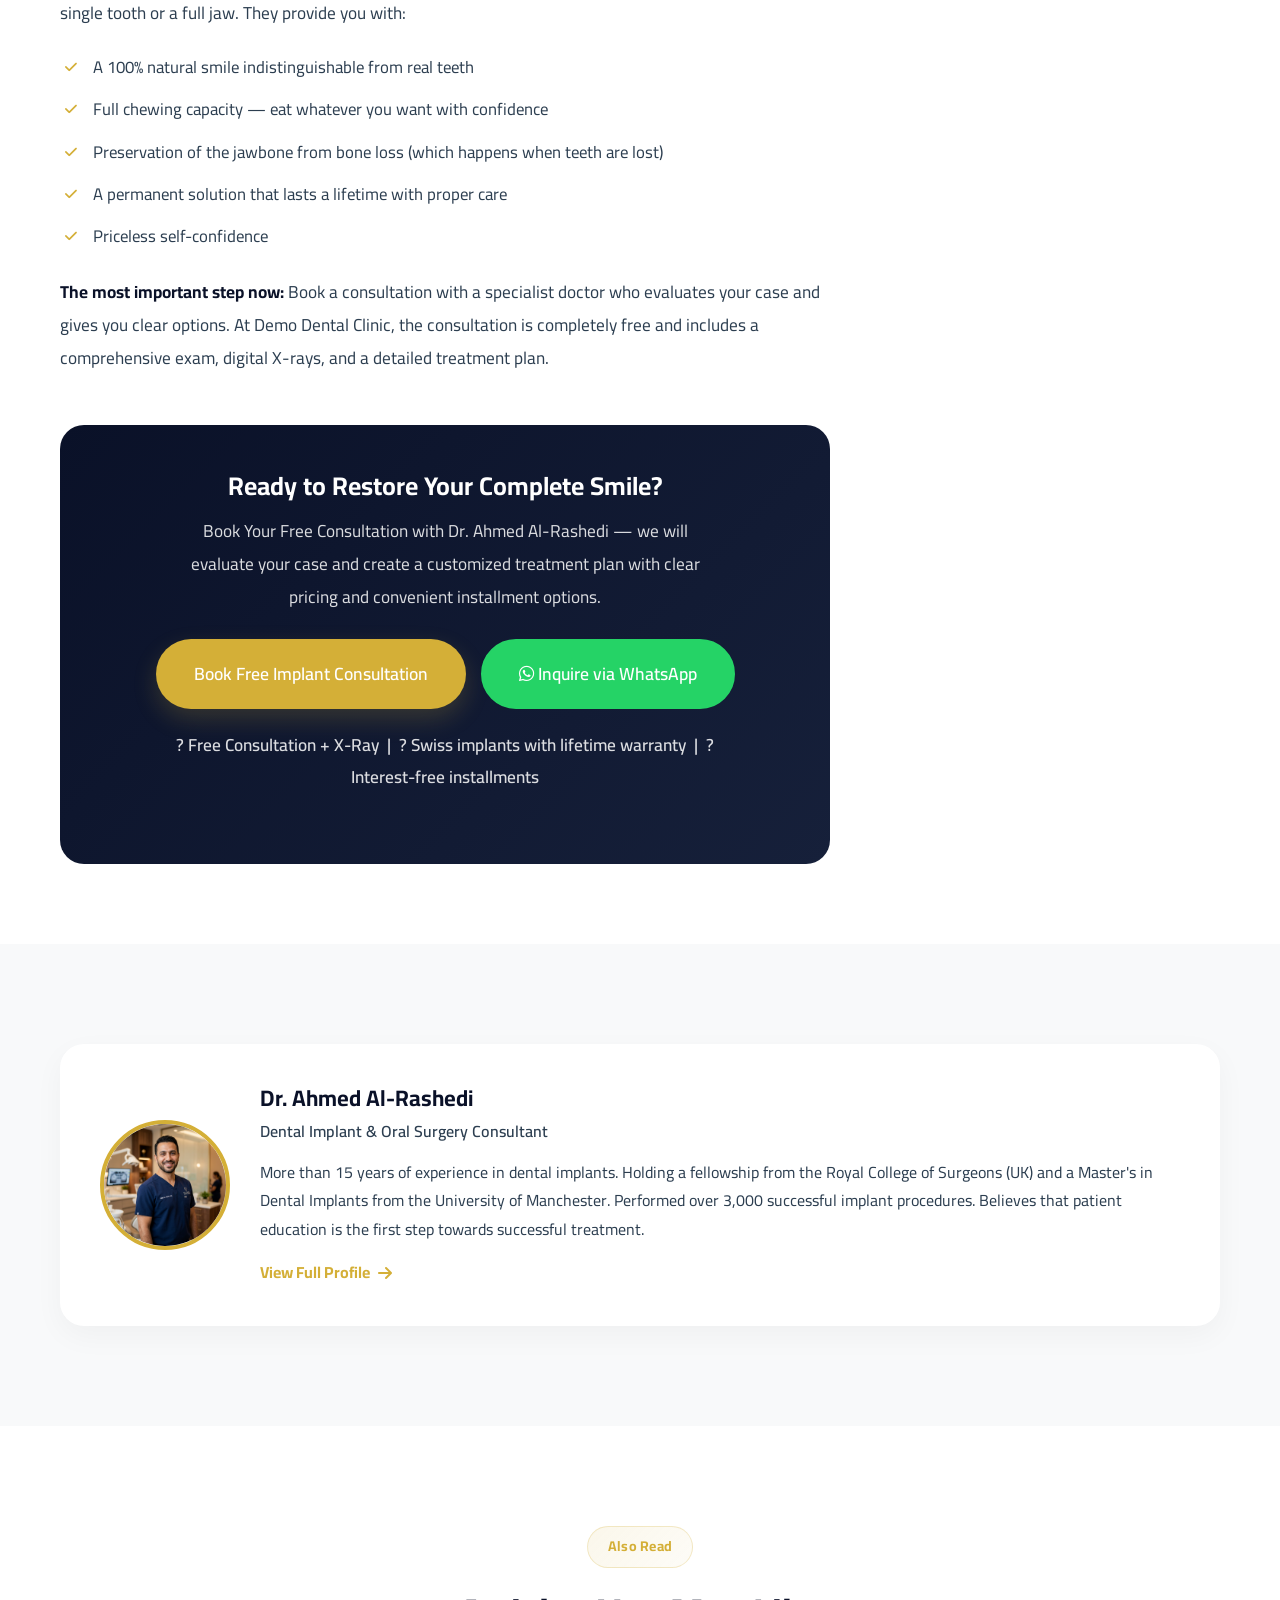
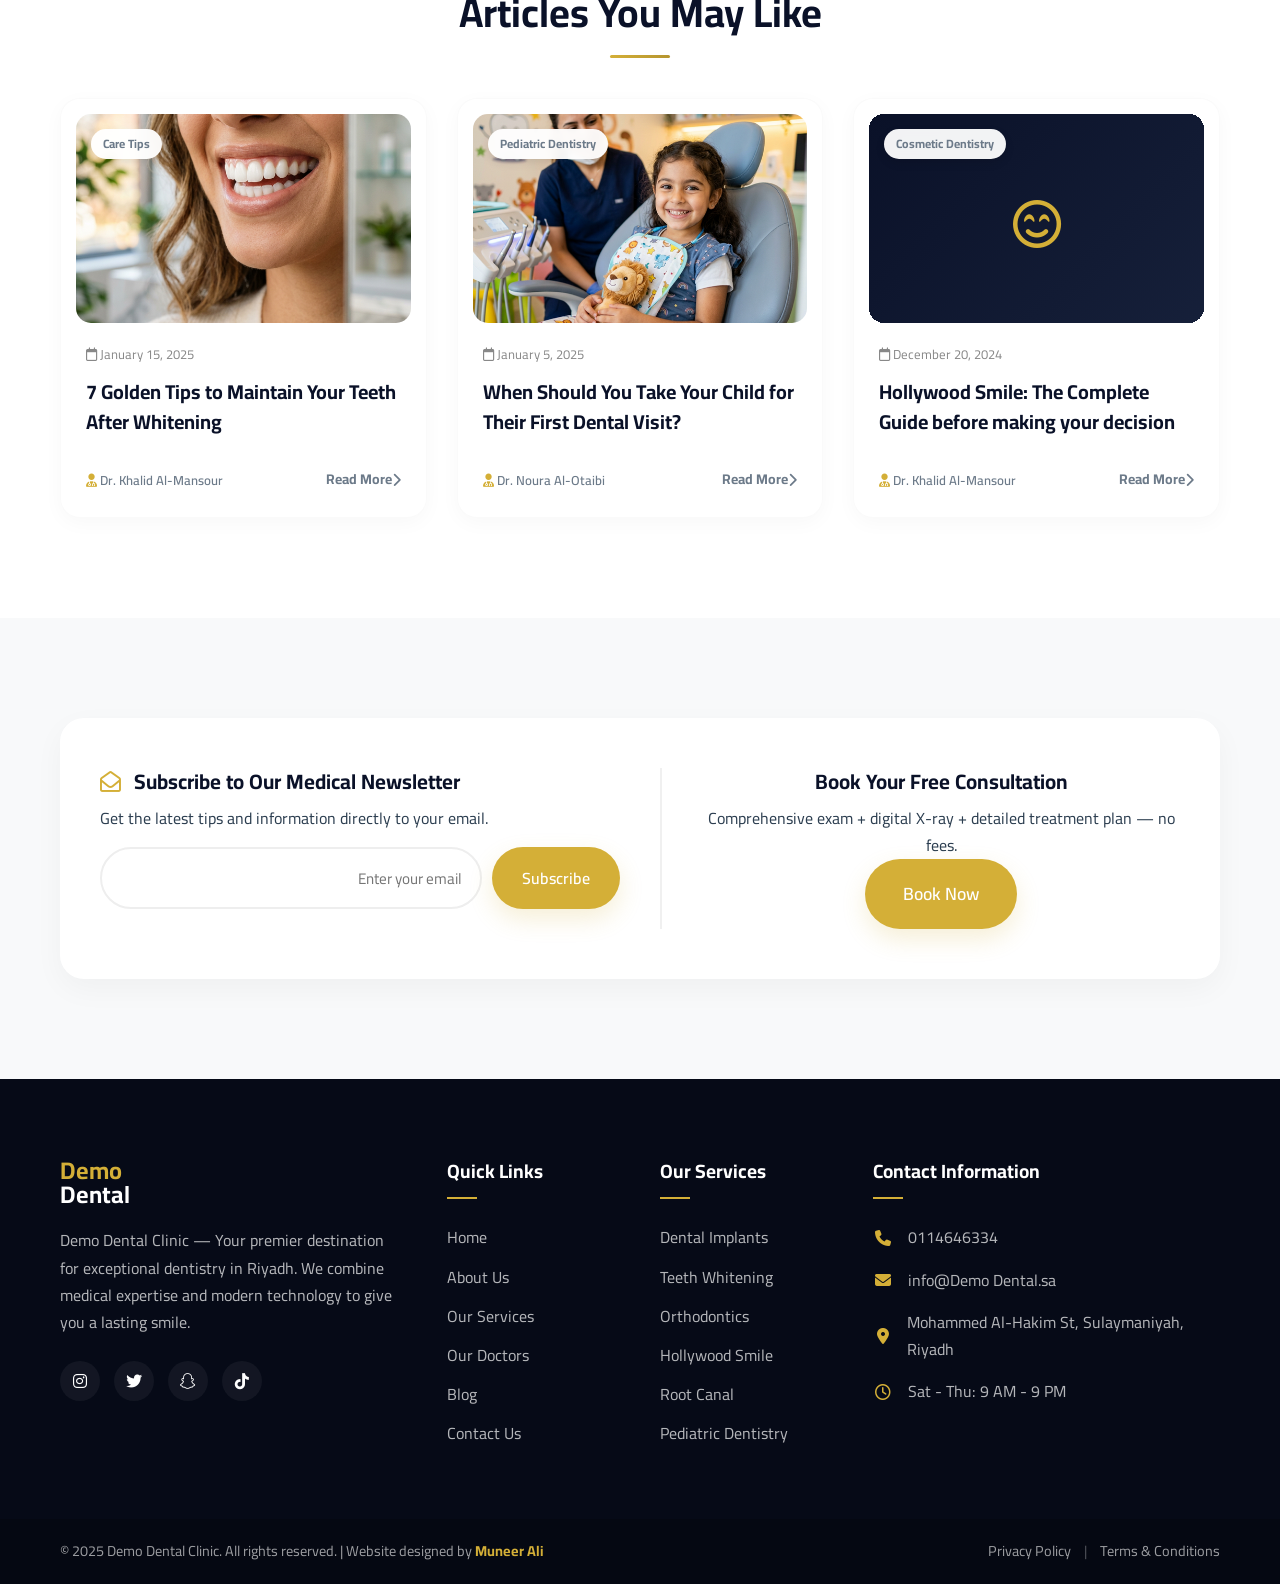
<file: blog-post-implants-en.html>
<!DOCTYPE html>
<html lang="en" dir="ltr">

<head>
    <meta charset="UTF-8">
    <meta name="viewport" content="width=device-width, initial-scale=1.0">
    <meta http-equiv="Content-Security-Policy" content="upgrade-insecure-requests">
    <title>Immediate Dental Implants in Riyadh — Complete Guide 2025 | Demo Dental</title>
    <meta name="description"
        content="Complete guide to immediate dental implants in Riyadh from Demo Dental doctors. Learn about costs, stages, risks, success rates, and who is the ideal candidate. Free consultation.">
    <meta name="keywords"
        content="dental implants Riyadh, immediate dental implants, dental implant cost in Saudi Arabia, best dental implant doctor Riyadh, painless dental implants, dental implant stages, Straumann implants, Nobel Biocare implants">
    <script type="application/ld+json">
    {"@context":"https://schema.org","@graph":[{"@type":"Article","headline":"Everything You Need to Know About Immediate Dental Implants — Complete Guide","author":{"@type":"Person","name":"Dr. Ahmed Al-Rashedi"},"datePublished":"2025-01-10","dateModified":"2025-01-10","publisher":{"@type":"Organization","name":"Demo Dental Clinic","logo":{"@type":"ImageObject","url":"https://Demo Dental.sa/img/logo.png"}},"description":"Complete guide to immediate dental implants in Riyadh from Demo Dental doctors. Learn about costs, stages, risks, success rates, and who is the ideal candidate. Free consultation.","image":"https://Demo Dental.sa/img/blog_implant_1772314280219.png","mainEntityOfPage":{"@type":"WebPage","@id":"https://Demo Dental.sa/blog-post-implants.html"}},{"@type":"BreadcrumbList","itemListElement":[{"@type":"ListItem","position":1,"name":"Home","item":"https://Demo Dental.sa/index.html"},{"@type":"ListItem","position":2,"name":"Blog","item":"https://Demo Dental.sa/blog.html"},{"@type":"ListItem","position":3,"name":"Immediate Dental Implants","item":"https://Demo Dental.sa/blog-post-implants.html"}]}]}
    </script>
    <meta property="og:title" content="Immediate Dental Implants in Riyadh — Complete Guide 2025 | Demo Dental">
    <meta property="og:description"
        content="Complete guide to immediate dental implants in Riyadh from Demo Dental doctors. Learn about cost, stages, risks, success rate, and who is the ideal candidate.">
    <meta property="og:url" content="https://Demo Dental.sa/blog-post-implants.html">
    <meta property="og:type" content="article">
    <meta property="og:image" content="https://Demo Dental.sa/img/blog_implant_1772314280219.png">
    <meta property="article:published_time" content="2025-01-10">
    <meta property="article:author" content="Dr. Ahmed Al-Rashedi">
    <link rel="preconnect" href="https://fonts.googleapis.com">
    <link rel="preconnect" href="https://fonts.gstatic.com" crossorigin>
    <link href="https://fonts.googleapis.com/css2?family=Cairo:wght@400;600;700&display=swap" rel="stylesheet">
    <link rel="stylesheet" href="https://cdn.jsdelivr.net/npm/@fortawesome/fontawesome-free@6.4.0/css/all.min.css" crossorigin="anonymous">
    <link href="https://cdn.jsdelivr.net/npm/aos@2.3.4/dist/aos.css" rel="stylesheet">
    <link rel="stylesheet" href="css/style-en.css">
    <link rel="stylesheet" href="css/booking.css">
    <link rel="stylesheet" href="css/chatbot-widget.css">
    <!-- Google Analytics 4 (GA4) -->
    <script async src="https://www.googletagmanager.com/gtag/js?id=G-GVRYBWPSYK"></script>
    <script>
      window.dataLayer = window.dataLayer || [];
      function gtag(){dataLayer.push(arguments);}
      gtag('js', new Date());
      gtag('config', 'G-GVRYBWPSYK');
    </script>
    <!-- GoatCounter -->
    <script data-goatcounter="https://demodental.goatcounter.com/count"
            async src="//gc.zgo.at/count.js"></script>
</head>

<body>
    <div class="top-info-bar">
        <div class="container">
            <div class="info-content">
                <div class="info-left">
                    <span><i class="fa-regular fa-clock"></i> Sat - Thu: 9 AM - 9 PM</span>
                    <span><i class="fa-solid fa-phone"></i> 0114646334</span>
                </div>
                <div class="info-right social-icons">
                    
                    <a href="#" aria-label="Instagram"><i class="fa-brands fa-instagram"></i></a>
                    <a href="#" aria-label="Twitter"><i class="fa-brands fa-twitter"></i></a>
                    <a href="#" aria-label="Snapchat"><i class="fa-brands fa-snapchat"></i></a>
                    <a href="#" aria-label="TikTok"><i class="fa-brands fa-tiktok"></i></a>
                </div>
            </div>
        </div>
    </div>

    <header class="header header-inner-page" id="header">
        <div class="container header-container">
            <a href="index-en-en.html" class="logo">
                <span class="logo-gold">Pearl</span><span class="logo-white" style="color:var(--navy);">Smile</span>
                <span class="logo-ar" style="color:var(--text-gray);">Demo Dental</span>
            </a>
            <nav class="nav-menu" id="nav-menu">
                <ul class="nav-list">
                    <li><a href="index-en.html" class="nav-link">Home</a></li>
                    <li><a href="about-en.html" class="nav-link">About Us</a></li>
                    <li><a href="services-en.html" class="nav-link">Our Services</a></li>
                    <li><a href="doctors-en.html" class="nav-link">Our Doctors</a></li>
                    <li class="has-dropdown">
                        <a href="blog-en.html" class="nav-link active">Blog <i class="fa-solid fa-chevron-down"></i></a>
                        <ul class="dropdown-menu">
                            <li><a href="blog-post-implants-en.html">Dental Implants Guide</a></li>
                        </ul>
                    </li>
                    <li><a href="contact-en.html" class="nav-link">Contact Us</a></li>
                </ul>
            </nav>
            <div class="header-actions">
                <a href="blog-post-implants.html" class="lang-switch">Arabic</a>
                <a href="contact-en.html" class="btn btn-primary btn-book-header">Book Now</a>
                <button class="mobile-toggle" aria-label="Toggle Menu" id="mobile-toggle">
                    <i class="fa-solid fa-bars" style="color:var(--navy)"></i>
                </button>
            </div>
        </div>
        <div class="mobile-overlay" id="mobile-overlay"></div>
    </header>

    <main>

        <!-- Article Header -->
        <section class="bp-header">
            <div class="container">
                <nav class="page-breadcrumb" data-aos="fade-up">
                    <a href="index-en.html">Home</a> <i class="fa-solid fa-chevron-right"></i>
                    <a href="blog-en.html">Blog</a> <i class="fa-solid fa-chevron-right"></i>
                    <span>Immediate Dental Implants</span>
                </nav>
                <span class="bp-category-badge" data-aos="fade-up" data-aos-delay="50">Medical Info</span>
                <h1 data-aos="fade-up" data-aos-delay="100">Everything You Need to Know About Immediate Dental Implants — Complete Guide
                </h1>
                <div class="bp-meta-row" data-aos="fade-up" data-aos-delay="150">
                    <div class="bp-meta-item">
                        <img src="img/doctor_ahmed_1772314180569.png" alt="Dr. Ahmed Al-Rashedi" class="bp-author-avatar">
                        <span>Dr. Ahmed Al-Rashedi — Dental Implant Consultant</span>
                    </div>
                    <span class="bp-meta-dot">•</span>
                    <span class="bp-meta-item"><i class="fa-regular fa-calendar"></i> January 10, 2025</span>
                    <span class="bp-meta-dot">•</span>
                    <span class="bp-meta-item"><i class="fa-regular fa-clock"></i> 7 min read</span>
                </div>
                <div class="bp-cover-wrap" data-aos="fade-up" data-aos-delay="200">
                    <img src="img/blog_implant_1772314280219.png" alt="Immediate Dental Implants" class="bp-cover-img">
                </div>
            </div>
        </section>

        <!-- Two Column Layout -->
        <section class="bp-content-section">
            <div class="container bp-layout">

                <!-- Main Article -->
                <article class="article-content">

                    <!-- Introduction -->
                    <p>Have you lost one or more teeth and want to restore your complete smile? Have you heard about dental implants but are hesitant and have
                        many questions?</p>
                    <p>You're not alone — dental implants are the most asked-about procedure at our clinic. Because we believe an informed
                        patient makes better decisions, we have prepared this comprehensive guide that answers every question you might have.
                    </p>
                    <p>In this article, <strong>Dr. Ahmed Al-Rashedi</strong> — Dental Implant & Oral Surgery Consultant at
                        Demo Dental Clinic with over <strong>15 years</strong> of experience and more than <strong>3,000 successful
                            implant procedures</strong> — shares everything you need to know before making your decision.</p>

                    <!-- Section 1 -->
                    <h2 id="what-is-implant">What Are Dental Implants?</h2>
                    <p>Dental implants replace missing teeth with artificial ones that look and function just like natural teeth. An implant consists of
                        three parts:</p>
                    <div class="bp-infographic">
                        <div class="bp-infographic-inner">
                            <i class="fa-solid fa-tooth"></i>
                            <span>Illustration of dental implant components</span>
                            <div class="bp-infographic-parts">
                                <div class="bp-part"><span class="bp-part-num">1</span> The Implant</div>
                                <div class="bp-part"><span class="bp-part-num">2</span> The Abutment</div>
                                <div class="bp-part"><span class="bp-part-num">3</span> The Crown</div>
                            </div>
                        </div>
                    </div>
                    <p><strong>1. The Implant:</strong> A small medical-grade titanium screw implanted into the jawbone that acts as an artificial
                        root for the tooth. Titanium is highly biocompatible — meaning the bone naturally fuses around it and holds it firmly.
                    </p>
                    <p><strong>2. The Abutment:</strong> A small connector piece attached to the top of the implant after it heals with the bone.
                        It acts as a connecting ring between the implant and the crown.</p>
                    <p><strong>3. The Crown:</strong> The visible tooth you see in your mouth. Made of porcelain or zirconia
                        and designed to perfectly match the color and shape of your natural teeth.</p>

                    <!-- Section 2 -->
                    <h2 id="traditional-vs-immediate">Traditional vs. Immediate Dental Implants</h2>
                    <h3>Traditional Implants:</h3>
                    <p>In the traditional method, the process goes through several stages taking from <strong>3 to 6 months</strong>:</p>
                    <ul class="article-list">
                        <li><strong>First Stage:</strong> Extracting the damaged tooth (if present) and waiting for the gums to heal (4-8
                            weeks)</li>
                        <li><strong>Second Stage:</strong> Placing the implant in the bone and waiting for healing (3-6 months)</li>
                        <li><strong>Third Stage:</strong> Attaching the abutment and final crown</li>
                    </ul>
                    <h3>Immediate Implants:</h3>
                    <p>This is what most patients ask about — and rightly so! In Immediate Implantation <strong>the tooth is extracted and the implant is placed in the same
                            session</strong>, and in many cases a temporary crown can also be attached on the same day.</p>
                    <p><strong>The Result:</strong> You enter the clinic with a broken or missing tooth and leave on the same day with a new tooth!</p>
                    <h3>Quick Comparison:</h3>
                    <div class="bp-table-wrap">
                        <table class="bp-comparison-table">
                            <thead>
                                <tr>
                                    <th>Criteria</th>
                                    <th>Traditional</th>
                                    <th>Immediate</th>
                                </tr>
                            </thead>
                            <tbody>
                                <tr>
                                    <td>Number of Sessions</td>
                                    <td>3-5 sessions</td>
                                    <td>1-2 sessions</td>
                                </tr>
                                <tr>
                                    <td>Total Duration</td>
                                    <td>3-6 months</td>
                                    <td>1 day to 1 week</td>
                                </tr>
                                <tr>
                                    <td>Time Without Teeth</td>
                                    <td>3-6 months</td>
                                    <td>None</td>
                                </tr>
                                <tr>
                                    <td>Pain</td>
                                    <td>Moderate</td>
                                    <td>Less</td>
                                </tr>
                                <tr>
                                    <td>Cost</td>
                                    <td>Slightly less</td>
                                    <td>Slightly more</td>
                                </tr>
                                <tr>
                                    <td>Success Rate</td>
                                    <td>95-98%</td>
                                    <td>95-97%</td>
                                </tr>
                            </tbody>
                        </table>
                    </div>

                    <!-- Section 3 -->
                    <h2 id="ideal-candidate">Who Is the Ideal Candidate for Dental Implants?</h2>
                    <p>Dental implants are suitable for most healthy adults, but certain conditions must be met:</p>
                    <p><strong>An ideal candidate if you:</strong></p>
                    <ul class="article-list">
                        <li>Are an adult (18 years or older) with fully grown jawbones</li>
                        <li>Enjoy good general health</li>
                        <li>Have sufficient bone density in the jaw (or are willing to undergo a bone graft)</li>
                        <li>Do not suffer from uncontrolled chronic diseases</li>
                        <li>Are a non-smoker (or are willing to quit)</li>
                        <li>Are committed to oral hygiene and regular visits</li>
                    </ul>
                    <p><strong>Implants may not suit you if you:</strong></p>
                    <ul class="article-list warn-list">
                        <li>Have uncontrolled diabetes</li>
                        <li>Take medications that affect bone healing</li>
                        <li>Are a heavy smoker unwilling to quit</li>
                        <li>Have severe jawbone loss (in some cases can be solved with a bone graft)</li>
                    </ul>
                    <div class="article-callout">
                        <div class="callout-icon">??</div>
                        <div class="callout-body">
                            <strong>Dr. Ahmed's Advice:</strong>
                            <p>"Smoking is the most negative factor affecting implant success. If you are a smoker and considering implants, I advise you to stop at least two weeks before the procedure and two months after. This alone significantly increases your implant's success rate."</p>
                        </div>
                    </div>
                    <!-- Section 4 -->
                    <h2 id="procedure-steps">How Is Dental Implant Surgery Performed? — Step by Step</h2>
                    <p>I will explain exactly what happens at each stage so you know what to expect:</p>

                    <h3>Step 1: Examination &amp; Digital Planning</h3>
                    <p>This is the most important stage — and what distinguishes advanced clinics from others.</p>
                    <p>We begin with digital panoramic and 3D CBCT scans of your entire jaw. These images provide us with a precise,
                        detailed map of the jawbone, nerves, and sinuses.</p>
                    <p>Using digital planning software, we determine with extreme precision:</p>
                    <ul class="article-list">
                        <li>The ideal implant location</li>
                        <li>The correct angle</li>
                        <li>The appropriate depth</li>
                        <li>The type and size of implant suited for your case</li>
                    </ul>
                    <p><strong>At Demo Dental Clinic:</strong> We use a 3D digital planning system that allows us
                        to perform the procedure virtually on the computer before touching your mouth — which significantly increases the accuracy and success rate.
                    </p>

                    <h3>Step 2: Anesthesia &amp; Site Preparation</h3>
                    <p>Surgery day — and it's easier than you imagine!</p>
                    <p>We start with local anesthesia. In our clinic we use a digital anesthesia device that delivers the anesthetic slowly and precisely — most
                        of our patients say they "didn't feel a thing".</p>
                    <p>If you have a damaged tooth that needs extracting, we gently extract it first.</p>

                    <h3>Step 3: Placing the Implant</h3>
                    <p>Using a pre-fabricated digital surgical guide, we open a small space in the jawbone
                        and place the implant exactly in the digitally planned location and angle.</p>
                    <p>The procedure itself takes <strong>only 15-30 minutes</strong> per implant.</p>
                    <p>You will not feel any pain — just light pressure.</p>

                    <h3>Step 4: Temporary Crown (in Immediate)</h3>
                    <p>If your case is suitable for immediate implantation (which the doctor determines based on the implant's stability in the bone),
                        we attach a temporary crown in the same session.</p>
                    <p>You leave the clinic with a new tooth on the same day!</p>

                    <h3>Step 5: Healing Period</h3>
                    <p>Over 3-6 months, something amazing happens: your jawbone grows around the implant and fuses with it in a process called <strong>Osseointegration</strong>. This is what makes the implant as stable and strong as a natural root.
                    </p>
                    <p>During this period, the temporary crown works perfectly — you eat, speak, and smile naturally.</p>

                    <h3>Step 6: Final Crown</h3>
                    <p>After healing is complete, we take a digital impression with a 3D scanner (no messy putty!) and design
                        the final crown from porcelain or zirconia.</p>
                    <p>The final crown is custom-made to match your teeth in color, shape, and size — <strong>no one will
                            be able to tell the difference between it and your natural teeth</strong>.</p>

                    <!-- Inline CTA -->
                    <div class="article-inline-cta">
                        <div class="inline-cta-icon">??</div>
                        <h3>Thinking About Dental Implants?</h3>
                        <p>Book Your Free Consultation with Dr. Ahmed Al-Rashedi — comprehensive exam + digital X-ray + detailed treatment plan at no
                            cost</p>
                        <a href="contact-en.html" class="btn btn-primary">Book Free Consultation</a>
                        <span class="inline-cta-trust">Over 3,000 successful implant surgeries</span>
                    </div>

                    <!-- Section 5 -->
                    <h2 id="cost">How Much Do Dental Implants Cost in Riyadh?</h2>
                    <p>The most common question! Cost varies based on several factors:</p>
                    <p><strong>Factors affecting cost:</strong></p>
                    <ul class="article-list">
                        <li>Implant type and brand (Swiss/German are more expensive than Korean)</li>
                        <li>Whether you need a bone graft or not</li>
                        <li>Crown type (porcelain or zirconia)</li>
                        <li>Number of teeth being implanted</li>
                        <li>Whether it is traditional or immediate implants</li>
                    </ul>
                    <p><strong>Approximate price ranges in Riyadh (2025):</strong></p>
                    <div class="bp-table-wrap">
                        <table class="bp-comparison-table bp-price-table">
                            <thead>
                                <tr>
                                    <th>Implant Type</th>
                                    <th>Price Range</th>
                                </tr>
                            </thead>
                            <tbody>
                                <tr>
                                    <td>Korean Implant + Porcelain Crown</td>
                                    <td>3,500 - 5,000 SAR</td>
                                </tr>
                                <tr>
                                    <td>Swiss (Straumann) + Zirconia Crown</td>
                                    <td>5,000 - 8,000 SAR</td>
                                </tr>
                                <tr>
                                    <td>Complete Immediate Implant</td>
                                    <td>6,000 - 10,000 SAR</td>
                                </tr>
                                <tr>
                                    <td>All-on-4 (Full Jaw)</td>
                                    <td>40,000 - 70,000 SAR</td>
                                </tr>
                            </tbody>
                        </table>
                    </div>
                    <p><strong>At Demo Dental Clinic:</strong></p>
                    <ul class="article-list">
                        <li>We use <strong>Swiss Straumann</strong> and <strong>Nobel Biocare</strong> implants — both are
                            the best globally</li>
                        <li>We offer a <strong>comprehensive free consultation</strong> with digital X-rays and full evaluation</li>
                        <li>We provide <strong>interest-free payment plans</strong> via Tabby and Tamara</li>
                        <li>We work with <strong>all medical insurance companies</strong></li>
                    </ul>
                    <div class="article-callout">
                        <div class="callout-icon">??</div>
                        <div class="callout-body">
                            <strong>Important Advice:</strong>
                            <p>"Don't choose the cheapest! The cost of implants includes the implant, the crown, the doctor's experience, and the technologies used. The difference between a cheap implant and a high-quality one may appear years later as costly complications. Good implants last a lifetime — and this is a worthwhile investment."</p>
                        </div>
                    </div>

                    <!-- Section 6 -->
                    <h2 id="pain">Are Dental Implants Painful?</h2>
                    <p>This is what worries patients the most — and my short answer is: <strong>No</strong>.</p>
                    <p>This might sound strange, but dental implant surgery is less painful than extracting a wisdom tooth! The reason:</p>
                    <p><strong>During the procedure:</strong></p>
                    <ul class="article-list">
                        <li>Local anesthesia prevents pain entirely</li>
                        <li>In our clinic we use digital anesthesia delivered slowly — you won't even feel the needle prick</li>
                        <li>The procedure itself takes only 15-30 minutes</li>
                        <li>All you will feel: light pressure and mild vibration from the tools</li>
                    </ul>
                    <p><strong>After the procedure:</strong></p>
                    <ul class="article-list">
                        <li>Mild to moderate pain for 2-3 days (like pain after an extraction)</li>
                        <li>Completely controlled with regular painkillers (Panadol or Ibuprofen)</li>
                        <li>Most of our patients return to their normal lives the very next day</li>
                        <li>Mild swelling in the cheek that disappears within 3-5 days</li>
                    </ul>
                    <div class="article-testimonial">
                        <i class="fa-solid fa-quote-right"></i>
                        <p>"Honestly, I expected a lot of pain but I was surprised that the whole procedure was comfortable. Dr. Ahmed reassured me at every step
                            and I didn't even feel the anesthetic. After the surgery, I just took Panadol and I was fine."</p>
                        <cite>— Sultan Al-Harbi, 3 Implants</cite>
                    </div>

                    <!-- Section 7 -->
                    <h2 id="success-rate">What Is the Success Rate of Dental Implants?</h2>
                    <p>Dental implants are among the most successful dental procedures ever:</p>
                    <ul class="article-list">
                        <li><strong>Global Success Rate:</strong> 95-98%</li>
                        <li><strong>Success Rate in our clinic:</strong> Over 98% (thanks to digital planning and high-quality
                            implants)</li>
                        <li><strong>Implant Lifespan:</strong> With proper care, they last a <strong>lifetime</strong></li>
                    </ul>
                    <p><strong>Factors increasing success rate:</strong></p>
                    <ul class="article-list">
                        <li>Choosing a highly experienced specialist doctor</li>
                        <li>Using implants from certified global companies</li>
                        <li>3D digital planning before the procedure</li>
                        <li>Patient compliance with post-operative instructions</li>
                        <li>Non-smoking</li>
                        <li>Regular follow-ups with the doctor</li>
                    </ul>
                    <p><strong>Factors decreasing success rate:</strong></p>
                    <ul class="article-list warn-list">
                        <li>Smoking (reduces the rate to 85-90%)</li>
                        <li>Uncontrolled chronic diseases (diabetes, osteoporosis)</li>
                        <li>Poor oral hygiene</li>
                        <li>Choosing cheap, unknown implants</li>
                    </ul>
                    <!-- Section 8 -->
                    <h2 id="aftercare">Post-Surgery Dental Implant Care</h2>
                    <h3>First Week After Implant:</h3>
                    <ul class="article-list">
                        <li>Eat only soft, cold foods (yogurt, lukewarm soup, juices, boiled eggs)</li>
                        <li>Avoid chewing on the implant side</li>
                        <li>Do not smoke at all</li>
                        <li>Do not spit forcefully and do not use a straw</li>
                        <li>Brush your teeth gently with a soft brush (avoid the implant area directly)</li>
                        <li>Use the medical mouthwash prescribed by the doctor</li>
                        <li>Ice packs on the outside of the cheek (20 mins on / 20 mins off) in the first 48 hours</li>
                        <li>Take prescribed medications regularly (antibiotics + painkillers + anti-inflammatories)</li>
                    </ul>
                    <h3>First 3 Months:</h3>
                    <ul class="article-list">
                        <li>Avoid very hard foods (hard nuts, ice, hard candy)</li>
                        <li>Brush your teeth twice daily with flossing</li>
                        <li>Commit to follow-up appointments with the doctor</li>
                        <li>Inform the doctor immediately if you feel any movement in the implant or increasing pain</li>
                    </ul>
                    <h3>Long-Term:</h3>
                    <ul class="article-list">
                        <li>Treat your implants like your natural teeth — clean them daily</li>
                        <li>Visit the dentist every 6 months for checkups and cleaning</li>
                        <li>Use an interdental brush around the implant</li>
                        <li>Do not bite hard objects (pens, nails, opening bottles)</li>
                        <li>If you grind your teeth at night, use a night guard</li>
                    </ul>

                    <!-- Section 9: FAQ -->
                    <h2 id="faq">Frequently Asked Questions About Dental Implants</h2>
                    <div class="faq-accordion bp-faq">
                        <div class="faq-item">
                            <button class="faq-question">Are dental implants permissible in Islam? <i
                                    class="fa-solid fa-chevron-down"></i></button>
                            <div class="faq-answer">
                                <p>Yes, dental implants are permissible in Islamic law, and the Council of Senior Scholars in the Kingdom has issued a fatwa allowing it. It is considered
                                    a legitimate medical treatment to restore dental function and natural appearance.</p>
                            </div>
                        </div>
                        <div class="faq-item">
                            <button class="faq-question">Can elderly patients get dental implants? <i
                                    class="fa-solid fa-chevron-down"></i></button>
                            <div class="faq-answer">
                                <p>Yes, there is no maximum age limit. We have successfully performed implants on patients aged 75 and above.
                                    The main requirement is good general health and sufficient bone density — which the doctor evaluates during
                                    the consultation.</p>
                            </div>
                        </div>
                        <div class="faq-item">
                            <button class="faq-question">How many implants do I need if I lost all my teeth? <i
                                    class="fa-solid fa-chevron-down"></i></button>
                            <div class="faq-answer">
                                <p>You don't need an implant for every tooth! The All-on-4 technique allows a full arch of teeth to be supported on just 4-6 implants.
                                    This significantly reduces the cost and time compared to implanting each tooth individually.</p>
                            </div>
                        </div>
                        <div class="faq-item">
                            <button class="faq-question">Can the body reject the implant? <i
                                    class="fa-solid fa-chevron-down"></i></button>
                            <div class="faq-answer">
                                <p>Implant rejection in an immune sense (like organ rejection) does not occur because titanium is a biologically
                                    inert metal. What may happen in rare cases (2-5%) is failure to integrate due to infection, early movement
                                    of the implant, or smoking — and these are factors that can be controlled.</p>
                            </div>
                        </div>
                        <div class="faq-item">
                            <button class="faq-question">When can I eat normally after the implant? <i
                                    class="fa-solid fa-chevron-down"></i></button>
                            <div class="faq-answer">
                                <p>Soft foods for the first week. Semi-normal foods after 2-3 weeks. Completely normal eating after 3-6
                                    months when the final crown is attached. If it’s an immediate implant with a temporary crown, you can eat light foods
                                    starting the next day.</p>
                            </div>
                        </div>
                    </div>

                    <!-- Conclusion -->
                    <h2 id="conclusion">Conclusion — Are Dental Implants Right for You?</h2>
                    <p>Dental implants are the <strong>best medical solution</strong> available today to replace missing teeth — whether it is a single
                        tooth or a full jaw. They provide you with:</p>
                    <ul class="article-list">
                        <li>A 100% natural smile indistinguishable from real teeth</li>
                        <li>Full chewing capacity — eat whatever you want with confidence</li>
                        <li>Preservation of the jawbone from bone loss (which happens when teeth are lost)</li>
                        <li>A permanent solution that lasts a lifetime with proper care</li>
                        <li>Priceless self-confidence</li>
                    </ul>
                    <p><strong>The most important step now:</strong> Book a consultation with a specialist doctor who evaluates your case and gives you clear options. At
                        Demo Dental Clinic, the consultation is completely free and includes a comprehensive exam, digital X-rays, and a detailed treatment plan.</p>

                    <!-- Final CTA -->
                    <div class="article-final-cta">
                        <h3>Ready to Restore Your Complete Smile?</h3>
                        <p>Book Your Free Consultation with Dr. Ahmed Al-Rashedi — we will evaluate your case and create a customized treatment plan with clear pricing
                            and convenient installment options.</p>
                        <div class="final-cta-buttons">
                            <a href="contact-en.html" class="btn btn-primary btn-large">Book Free Implant Consultation</a>
                            <a href="https://wa.me/9665XXXXXXXX?text=Hello,%20I%20would%20like%20a%20consultation%20regarding%20dental%20implants"
                                class="btn btn-whatsapp btn-large" target="_blank" rel="noopener noreferrer"><i
                                    class="fa-brands fa-whatsapp"></i> Inquire via WhatsApp</a>
                        </div>
                        <p class="final-cta-trust">? Free Consultation + X-Ray &nbsp;|&nbsp; ? Swiss implants with lifetime
                            warranty &nbsp;|&nbsp; ? Interest-free installments</p>
                    </div>

                </article>

                <!-- Sidebar -->
                <aside class="blog-sidebar">
                    <!-- TOC Widget -->
                    <div class="sidebar-widget toc-widget">
                        <h4>Table of Contents</h4>
                        <ul class="toc-list">
                            <li><a href="#what-is-implant" class="toc-link">What Are Dental Implants?</a></li>
                            <li><a href="#traditional-vs-immediate" class="toc-link">Traditional vs. Immediate</a>
                            </li>
                            <li><a href="#ideal-candidate" class="toc-link">Who Is the Ideal Candidate?</a></li>
                            <li><a href="#procedure-steps" class="toc-link">Procedure Steps</a></li>
                            <li><a href="#cost" class="toc-link">Cost in Riyadh</a></li>
                            <li><a href="#pain" class="toc-link">Is It Painful?</a></li>
                            <li><a href="#success-rate" class="toc-link">Success Rate</a></li>
                            <li><a href="#aftercare" class="toc-link">Post-Surgery Care</a></li>
                            <li><a href="#faq" class="toc-link">FAQ</a></li>
                            <li><a href="#conclusion" class="toc-link">Conclusion</a></li>
                        </ul>
                    </div>
                    <!-- Doctor Card -->
                    <div class="sidebar-widget doctor-widget">
                        <img src="img/doctor_ahmed_1772314180569.png" alt="Dr. Ahmed Al-Rashedi" class="doctor-widget-img">
                        <h4>Dr. Ahmed Al-Rashedi</h4>
                        <p class="doctor-widget-title">Dental Implant Consultant</p>
                        <p class="doctor-widget-stats">15+ years experience | 3,000+ successful implants</p>
                        <a href="contact-en.html" class="btn btn-primary btn-full">Book with Dr. Ahmed</a>
                    </div>
                    <!-- Quick Booking -->
                    <div class="sidebar-widget booking-widget">
                        <h4>Need an Implant Consultation?</h4>
                        <p>Free Consultation + X-Ray</p>
                        <a href="contact-en.html" class="btn btn-primary btn-full">Book Now</a>
                        <a href="https://wa.me/9665XXXXXXXX" class="sidebar-wa-link" target="_blank"
                            rel="noopener noreferrer"><i class="fa-brands fa-whatsapp"></i> Or chat via WhatsApp</a>
                    </div>
                    <!-- Share -->
                    <div class="sidebar-widget share-widget">
                        <h4>Share Article</h4>
                        <div class="share-buttons">
                            <button class="share-btn share-twitter" id="shareTwitter" aria-label="Share on Twitter"><i
                                    class="fa-brands fa-x-twitter"></i></button>
                            <button class="share-btn share-whatsapp" id="shareWhatsApp" aria-label="Share on WhatsApp"><i
                                    class="fa-brands fa-whatsapp"></i></button>
                            <button class="share-btn share-copy" id="shareCopyLink" aria-label="Copy Link"><i
                                    class="fa-solid fa-link"></i></button>
                        </div>
                        <span class="copy-toast" id="copyToast">Copied ?</span>
                    </div>
                    <!-- Related Posts -->
                    <div class="sidebar-widget related-widget">
                        <h4>Related Articles</h4>
                        <a href="blog-post-whitening-en.html" class="related-mini-card">7 Tips to Maintain Your Teeth After
                            Whitening</a>
                        <a href="blog-post-veneers-en.html" class="related-mini-card">Hollywood Smile: The Complete Guide</a>
                        <a href="blog-post-braces-en.html" class="related-mini-card">Clear vs. Traditional Braces?</a>
                    </div>
                </aside>

            </div>
        </section>

        <!-- Full Width Sections Below Layout -->

        <!-- Author Card -->
        <section class="bp-author-section section-padding bg-light">
            <div class="container">
                <div class="bp-author-card" data-aos="fade-up">
                    <img src="img/doctor_ahmed_1772314180569.png" alt="Dr. Ahmed Al-Rashedi" class="bp-author-img">
                    <div class="bp-author-info">
                        <h3>Dr. Ahmed Al-Rashedi</h3>
                        <p class="bp-author-title">Dental Implant & Oral Surgery Consultant</p>
                        <p class="bp-author-bio">More than 15 years of experience in dental implants. Holding a fellowship from the Royal
                            College of Surgeons (UK) and a Master's in Dental Implants from the University of Manchester. Performed over
                            3,000 successful implant procedures. Believes that patient education is the first step towards successful treatment.</p>
                        <a href="doctors-en.html" class="bp-author-link">View Full Profile <i
                                class="fa-solid fa-arrow-right"></i></a>
                    </div>
                </div>
            </div>
        </section>

        <!-- Related Articles -->
        <section class="bp-related-section section-padding">
            <div class="container">
                <div class="section-header center" data-aos="fade-up">
                    <p class="section-subtitle">Also Read</p>
                    <h2 class="section-title">Articles You May Like</h2>
                </div>
                <div class="bp-related-grid">
                    <article class="p-blog-card" data-aos="fade-up" data-aos-delay="100">
                        <div class="p-card-img-wrap">
                            <img src="img/blog_whitening_1772314263099.png" alt="Teeth Whitening" class="p-card-img">
                            <span class="p-card-tag">Care Tips</span>
                        </div>
                        <div class="p-card-content">
                            <div class="p-card-meta"><span><i class="fa-regular fa-calendar"></i> January 15, 2025</span>
                            </div>
                            <h3 class="p-card-title"><a href="blog-post-whitening-en.html">7 Golden Tips to Maintain Your Teeth
                                    After Whitening</a></h3>
                            <div class="p-card-divider"></div>
                            <div class="p-card-bottom">
                                <span class="p-card-author"><i class="fa-solid fa-user-md"></i> Dr. Khalid Al-Mansour</span>
                                <a href="blog-post-whitening-en.html" class="p-card-read">Read More <i
                                        class="fa-solid fa-chevron-right"></i></a>
                            </div>
                        </div>
                    </article>
                    <article class="p-blog-card" data-aos="fade-up" data-aos-delay="200">
                        <div class="p-card-img-wrap">
                            <img src="img/blog_pediatric_1772314302364.png" alt="Pediatric Dentistry" class="p-card-img">
                            <span class="p-card-tag">Pediatric Dentistry</span>
                        </div>
                        <div class="p-card-content">
                            <div class="p-card-meta"><span><i class="fa-regular fa-calendar"></i> January 5, 2025</span>
                            </div>
                            <h3 class="p-card-title"><a href="blog-post-kids-en.html">When Should You Take Your Child for Their First
                                    Dental Visit?</a></h3>
                            <div class="p-card-divider"></div>
                            <div class="p-card-bottom">
                                <span class="p-card-author"><i class="fa-solid fa-user-md"></i> Dr. Noura Al-Otaibi</span>
                                <a href="blog-post-kids-en.html" class="p-card-read">Read More <i
                                        class="fa-solid fa-chevron-right"></i></a>
                            </div>
                        </div>
                    </article>
                    <article class="p-blog-card" data-aos="fade-up" data-aos-delay="300">
                        <div class="p-card-img-wrap">
                            <div class="p-card-img"
                                style="height:220px;background:linear-gradient(135deg,var(--navy),var(--navy-light));display:flex;align-items:center;justify-content:center;color:var(--gold);font-size:3rem;">
                                <i class="fa-regular fa-face-smile-beam"></i>
                            </div>
                            <span class="p-card-tag">Cosmetic Dentistry</span>
                        </div>
                        <div class="p-card-content">
                            <div class="p-card-meta"><span><i class="fa-regular fa-calendar"></i> December 20, 2024</span>
                            </div>
                            <h3 class="p-card-title"><a href="blog-post-veneers-en.html">Hollywood Smile: The Complete Guide before
                                    making your decision</a></h3>
                            <div class="p-card-divider"></div>
                            <div class="p-card-bottom">
                                <span class="p-card-author"><i class="fa-solid fa-user-md"></i> Dr. Khalid Al-Mansour</span>
                                <a href="blog-post-veneers-en.html" class="p-card-read">Read More <i
                                        class="fa-solid fa-chevron-right"></i></a>
                            </div>
                        </div>
                    </article>
                </div>
            </div>
        </section>

        <!-- Newsletter + CTA -->
        <section class="bp-bottom-cta section-padding bg-light">
            <div class="container">
                <div class="bp-bottom-grid" data-aos="fade-up">
                    <div class="bp-newsletter-side">
                        <h3><i class="fa-regular fa-envelope-open"></i> Subscribe to Our Medical Newsletter</h3>
                        <p>Get the latest tips and information directly to your email.</p>
                        <form class="bp-newsletter-form" id="bpNewsletterForm" novalidate>
                            <div class="bp-nl-input-group">
                                <input type="email" placeholder="Enter your email" required dir="rtl">
                                <button type="submit" class="btn btn-primary">Subscribe</button>
                            </div>
                        </form>
                    </div>
                    <div class="bp-cta-side">
                        <h3>Book Your Free Consultation</h3>
                        <p>Comprehensive exam + digital X-ray + detailed treatment plan — no fees.</p>
                        <a href="contact-en.html" class="btn btn-primary btn-large">Book Now</a>
                    </div>
                </div>
            </div>
        </section>

    </main>

    <!-- Footer -->
    <footer class="footer">
        <div class="container">
            <div class="footer-grid">
                <div class="footer-col about-col">
                    <a href="index-en.html" class="logo footer-logo">
                        <span class="logo-gold">Demo</span><span class="logo-white">Dental</span>
                    </a>
                    <p>Demo Dental Clinic — Your premier destination for exceptional dentistry in Riyadh. We combine medical expertise and modern
                        technology to give you a lasting smile.</p>
                    <div class="social-icons footer-social">
                        <a href="#" aria-label="Instagram"><i class="fa-brands fa-instagram"></i></a>
                        <a href="#" aria-label="Twitter"><i class="fa-brands fa-twitter"></i></a>
                        <a href="#" aria-label="Snapchat"><i class="fa-brands fa-snapchat"></i></a>
                        <a href="#" aria-label="TikTok"><i class="fa-brands fa-tiktok"></i></a>
                    </div>
                </div>
                <div class="footer-col links-col">
                    <h3>Quick Links</h3>
                    <ul>
                        <li><a href="index-en.html">Home</a></li>
                        <li><a href="about-en.html">About Us</a></li>
                        <li><a href="services-en.html">Our Services</a></li>
                        <li><a href="doctors-en.html">Our Doctors</a></li>
                        <li><a href="blog-en.html">Blog</a></li>
                        <li><a href="contact-en.html">Contact Us</a></li>
                    </ul>
                </div>
                <div class="footer-col links-col">
                    <h3>Our Services</h3>
                    <ul>
                        <li><a href="services-en.html#service-implants">Dental Implants</a></li>
                        <li><a href="services-en.html#service-whitening">Teeth Whitening</a></li>
                        <li><a href="services-en.html#service-orthodontics">Orthodontics</a></li>
                        <li><a href="services-en.html#service-veneers">Hollywood Smile</a></li>
                        <li><a href="services-en.html#service-endodontics">Root Canal</a></li>
                        <li><a href="services-en.html#service-pediatric">Pediatric Dentistry</a></li>
                    </ul>
                </div>
                <div class="footer-col contact-col">
                    <h3>Contact Information</h3>
                    <ul class="contact-info-list">
                        <li><i class="fa-solid fa-phone"></i> <a href="tel:0114646334" dir="ltr">0114646334</a></li>
                        <li><i class="fa-solid fa-envelope"></i> <a
                                href="mailto:info@Demo Dental.sa">info@Demo Dental.sa</a></li>
                        <li><i class="fa-solid fa-location-dot"></i> Mohammed Al-Hakim St, Sulaymaniyah, Riyadh</li>
                        <li><i class="fa-regular fa-clock"></i> Sat - Thu: 9 AM - 9 PM</li>
                    </ul>
                </div>
            </div>
        </div>
        <div class="footer-bottom">
            <div class="container bottom-flex">
                <p>&copy; 2025 Demo Dental Clinic. All rights reserved. | Website designed by <a
                        href="https://api.whatsapp.com/send/?phone=967771491931&text&type=phone_number&app_absent=0"
                        target="_blank" rel="noopener noreferrer"
                        style="color: var(--gold); text-decoration: none; font-weight: bold;">Muneer Ali</a></p>
                <div class="legal-links">
                    <a href="#">Privacy Policy</a>
                    <span class="separator">|</span>
                    <a href="#">Terms &amp; Conditions</a>
                </div>
            </div>
        </div>
    </footer>

    <!-- Floating WhatsApp -->
    <a href="https://wa.me/9665XXXXXXXX" class="floating-wa" target="_blank" rel="noopener noreferrer"
        aria-label="Chat via WhatsApp">
        <i class="fa-brands fa-whatsapp"></i>
    </a>

    <!-- Back to Top -->
    <button class="back-to-top" id="backToTop" aria-label="Back to Top">
        <i class="fa-solid fa-chevron-up"></i>
    </button>

    <!-- Scripts -->
    <script src="https://cdn.jsdelivr.net/npm/aos@2.3.4/dist/aos.js"
        crossorigin="anonymous"></script>
    <script src="js/main.js"></script>
    <script src="js/popup.js" defer></script>
    <script src="js/booking.js" defer></script>
    <script src="js/chatbot.js" defer></script>
</body>

</html>
</file>
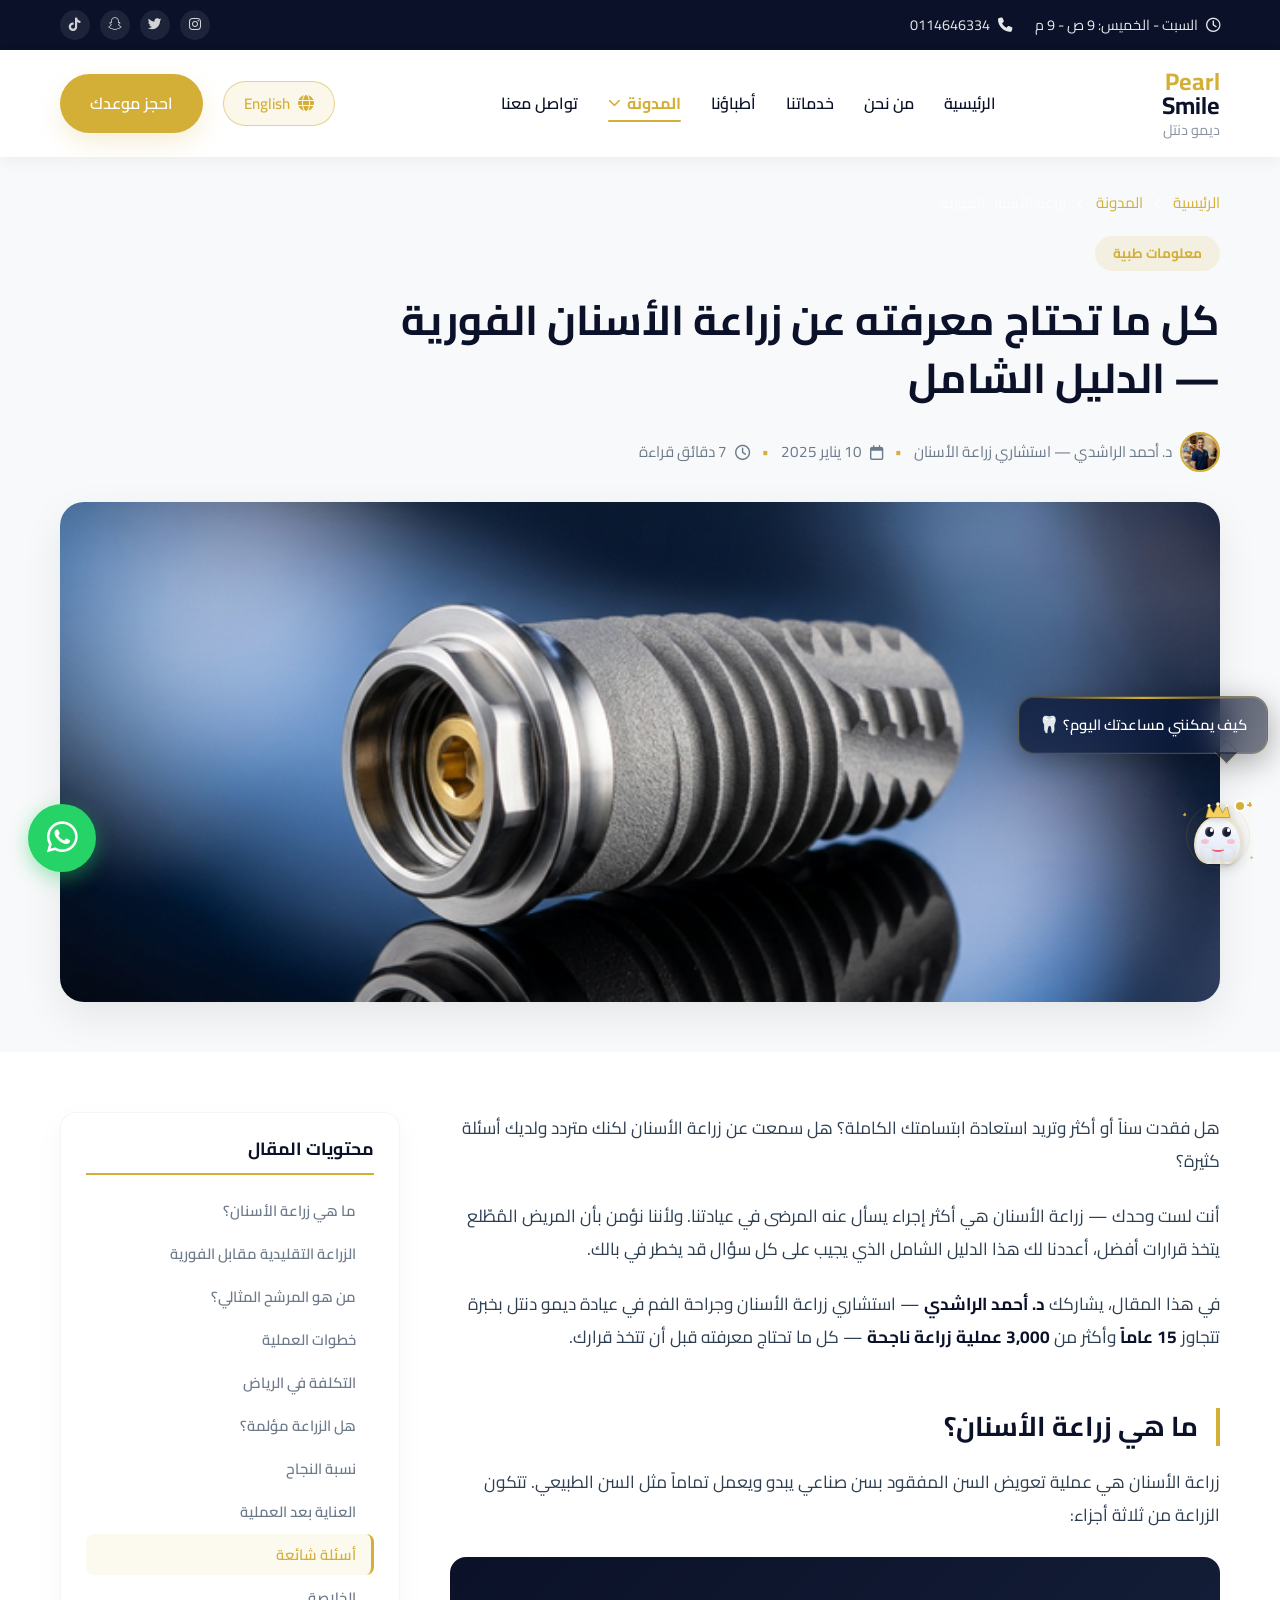
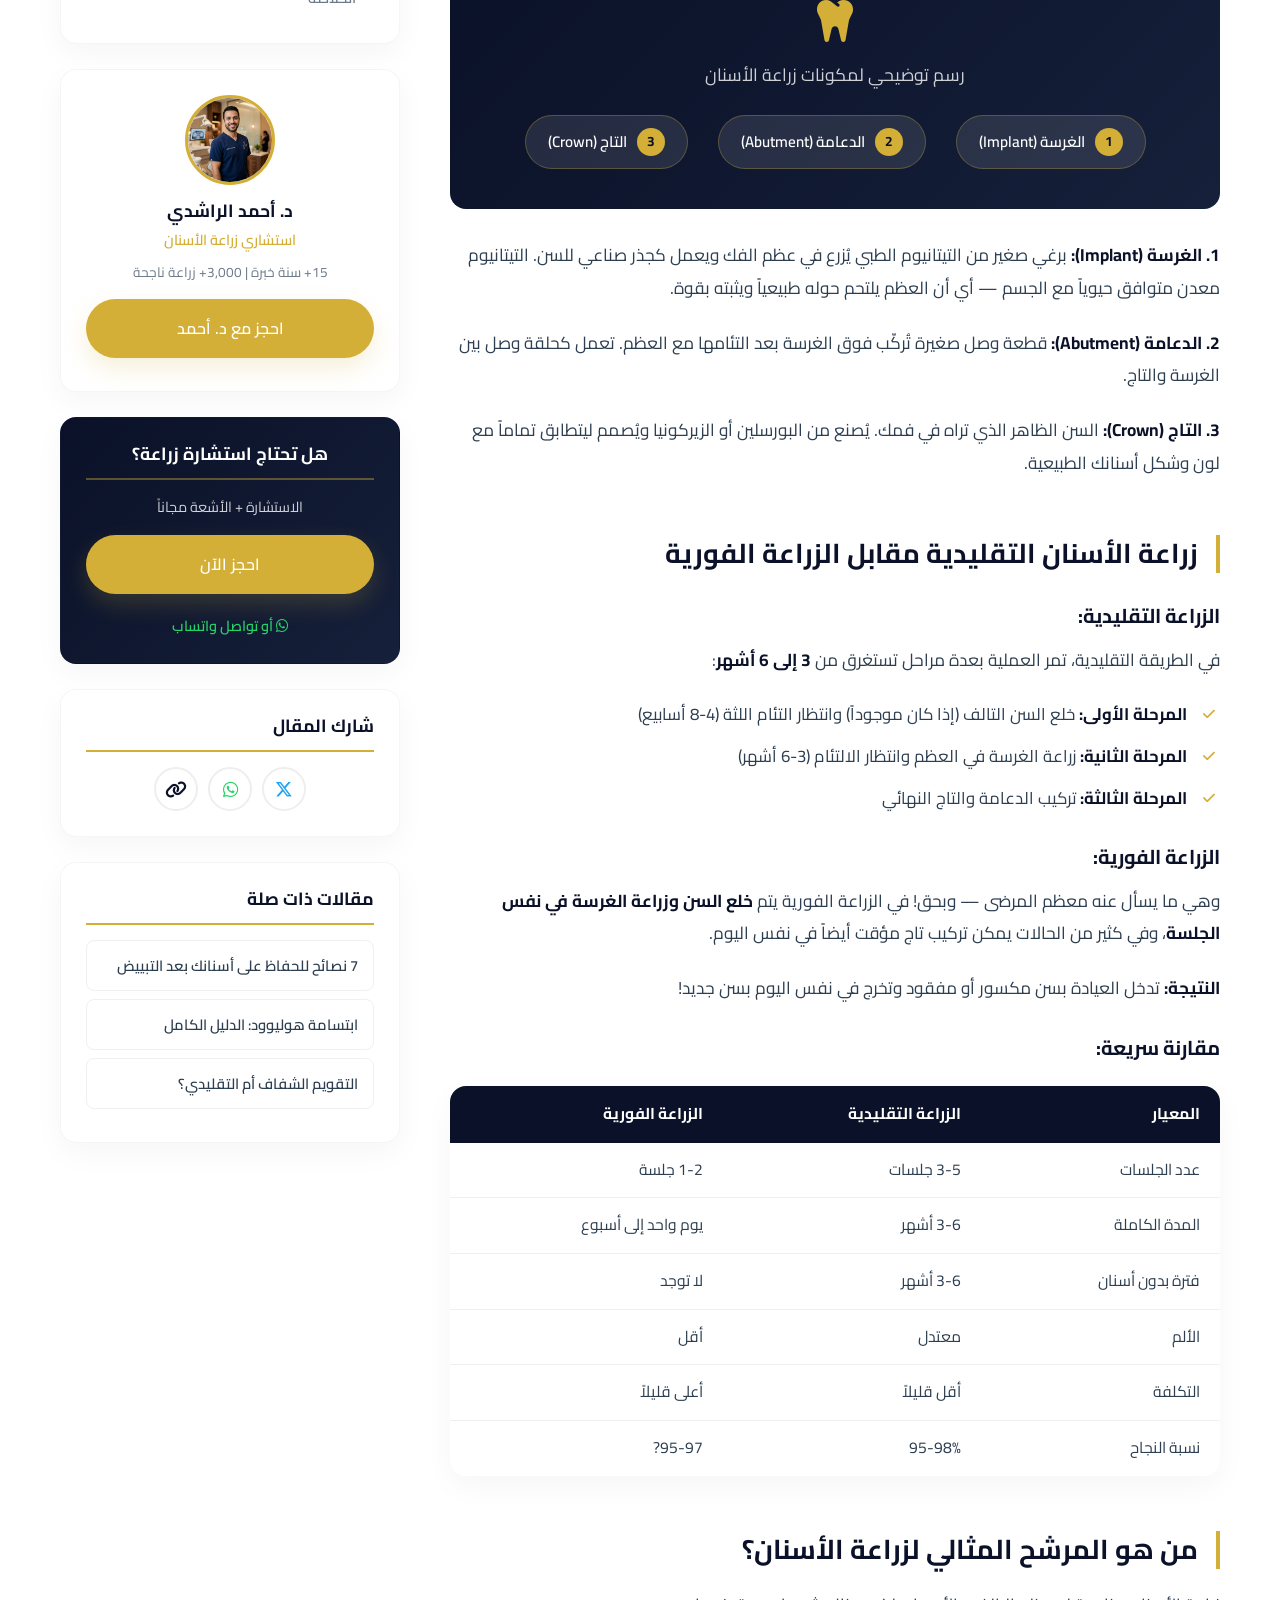
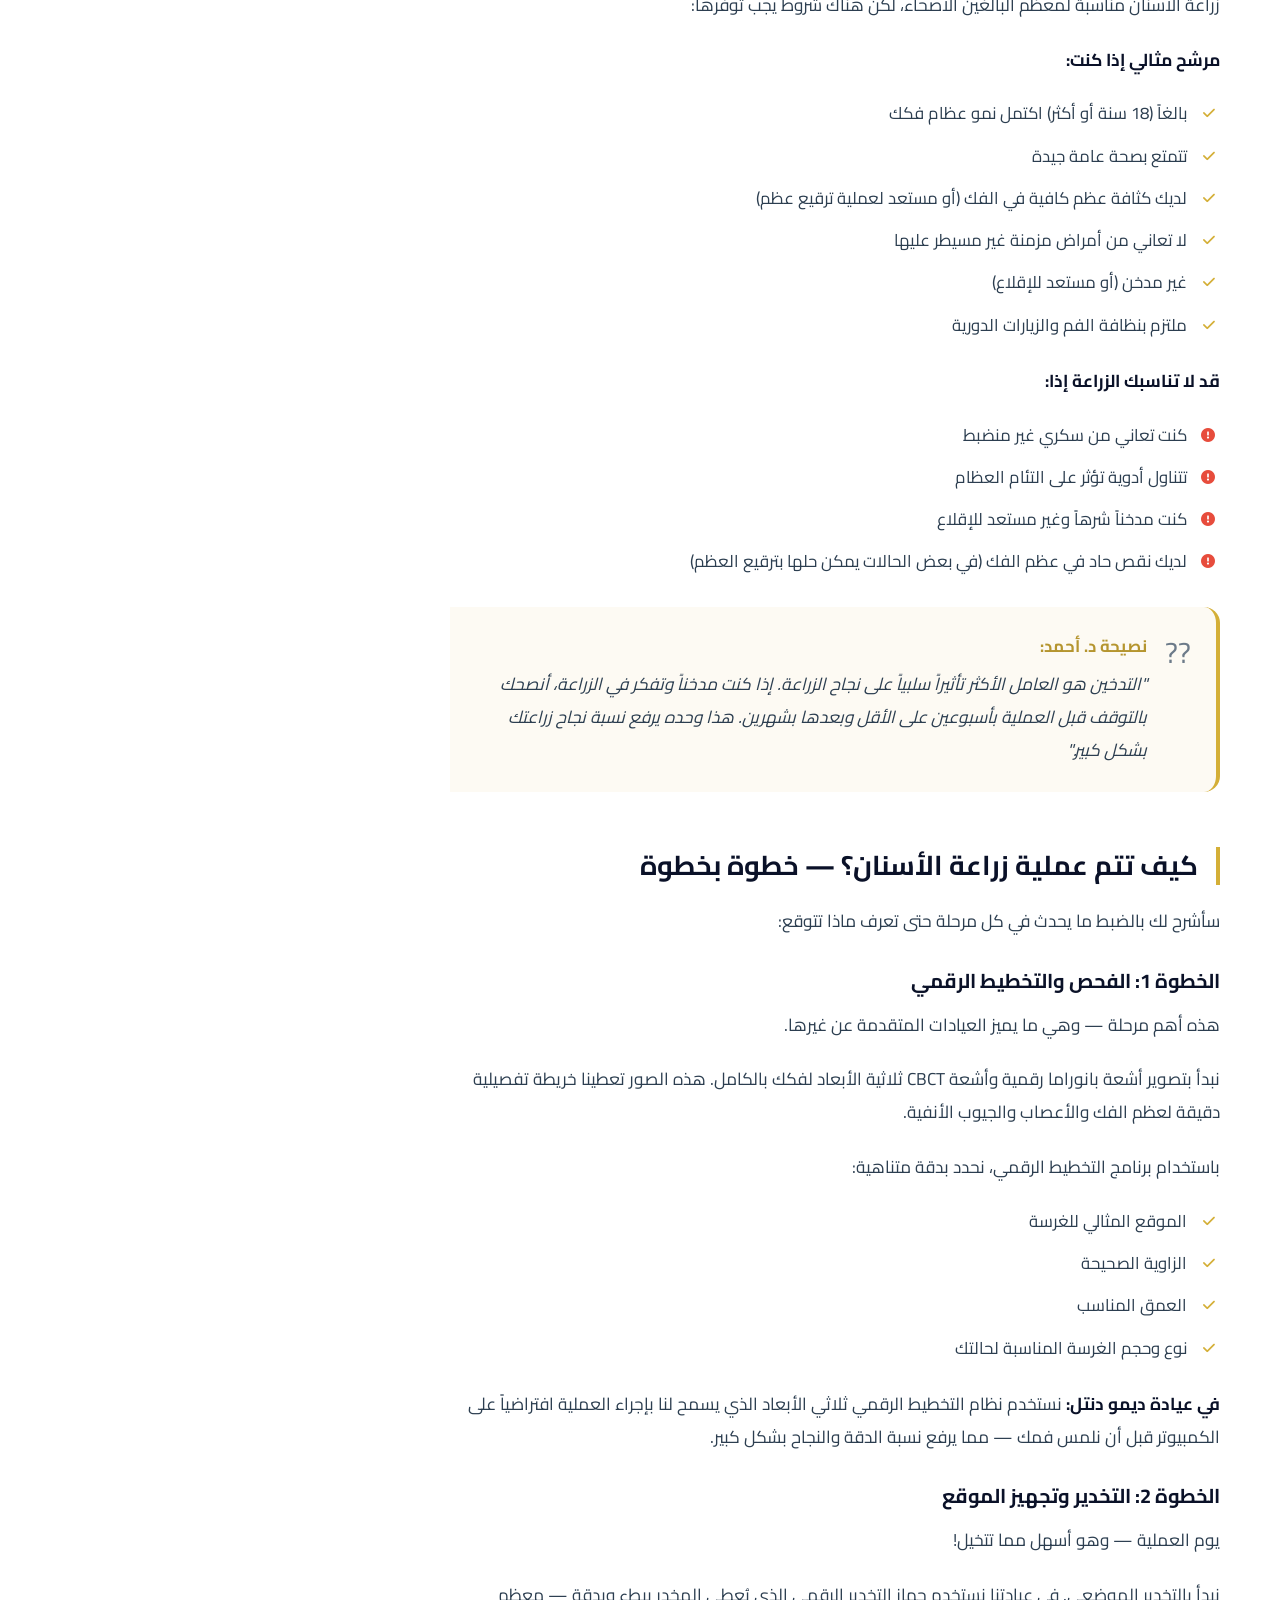
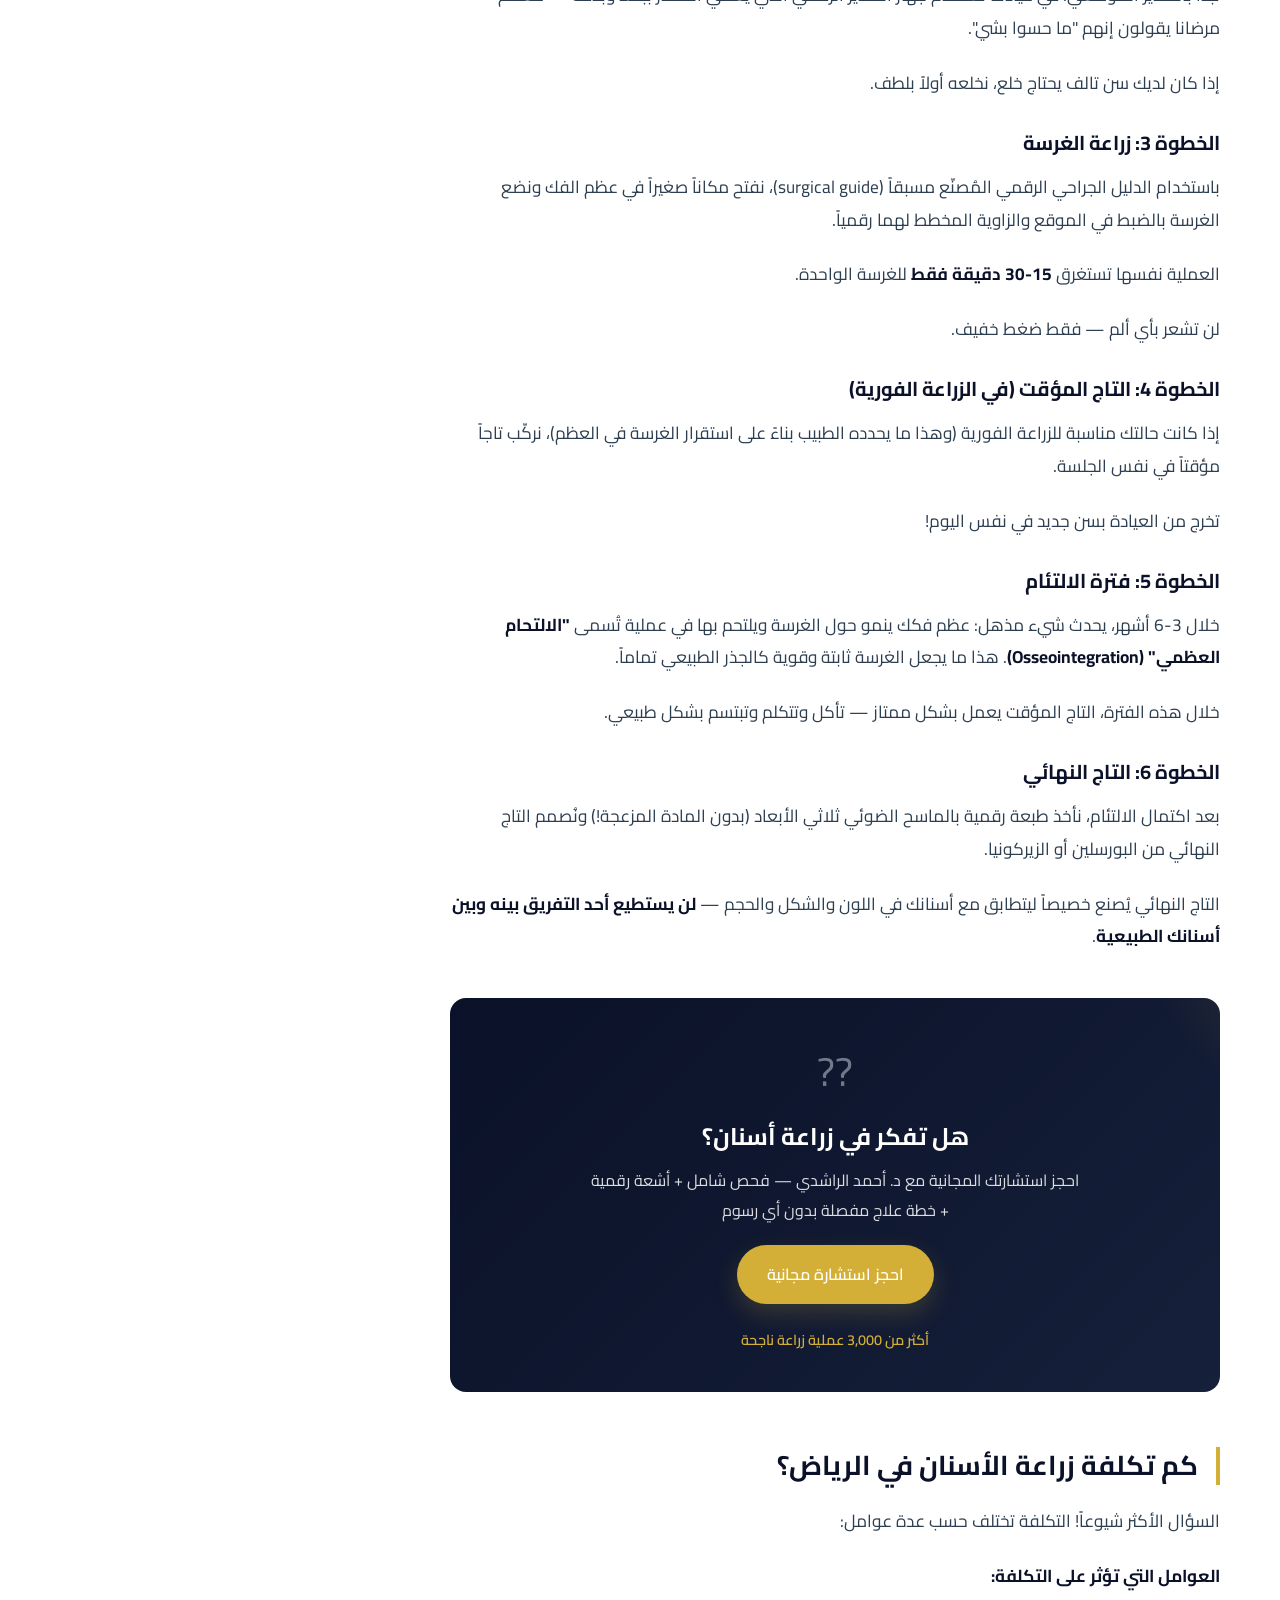
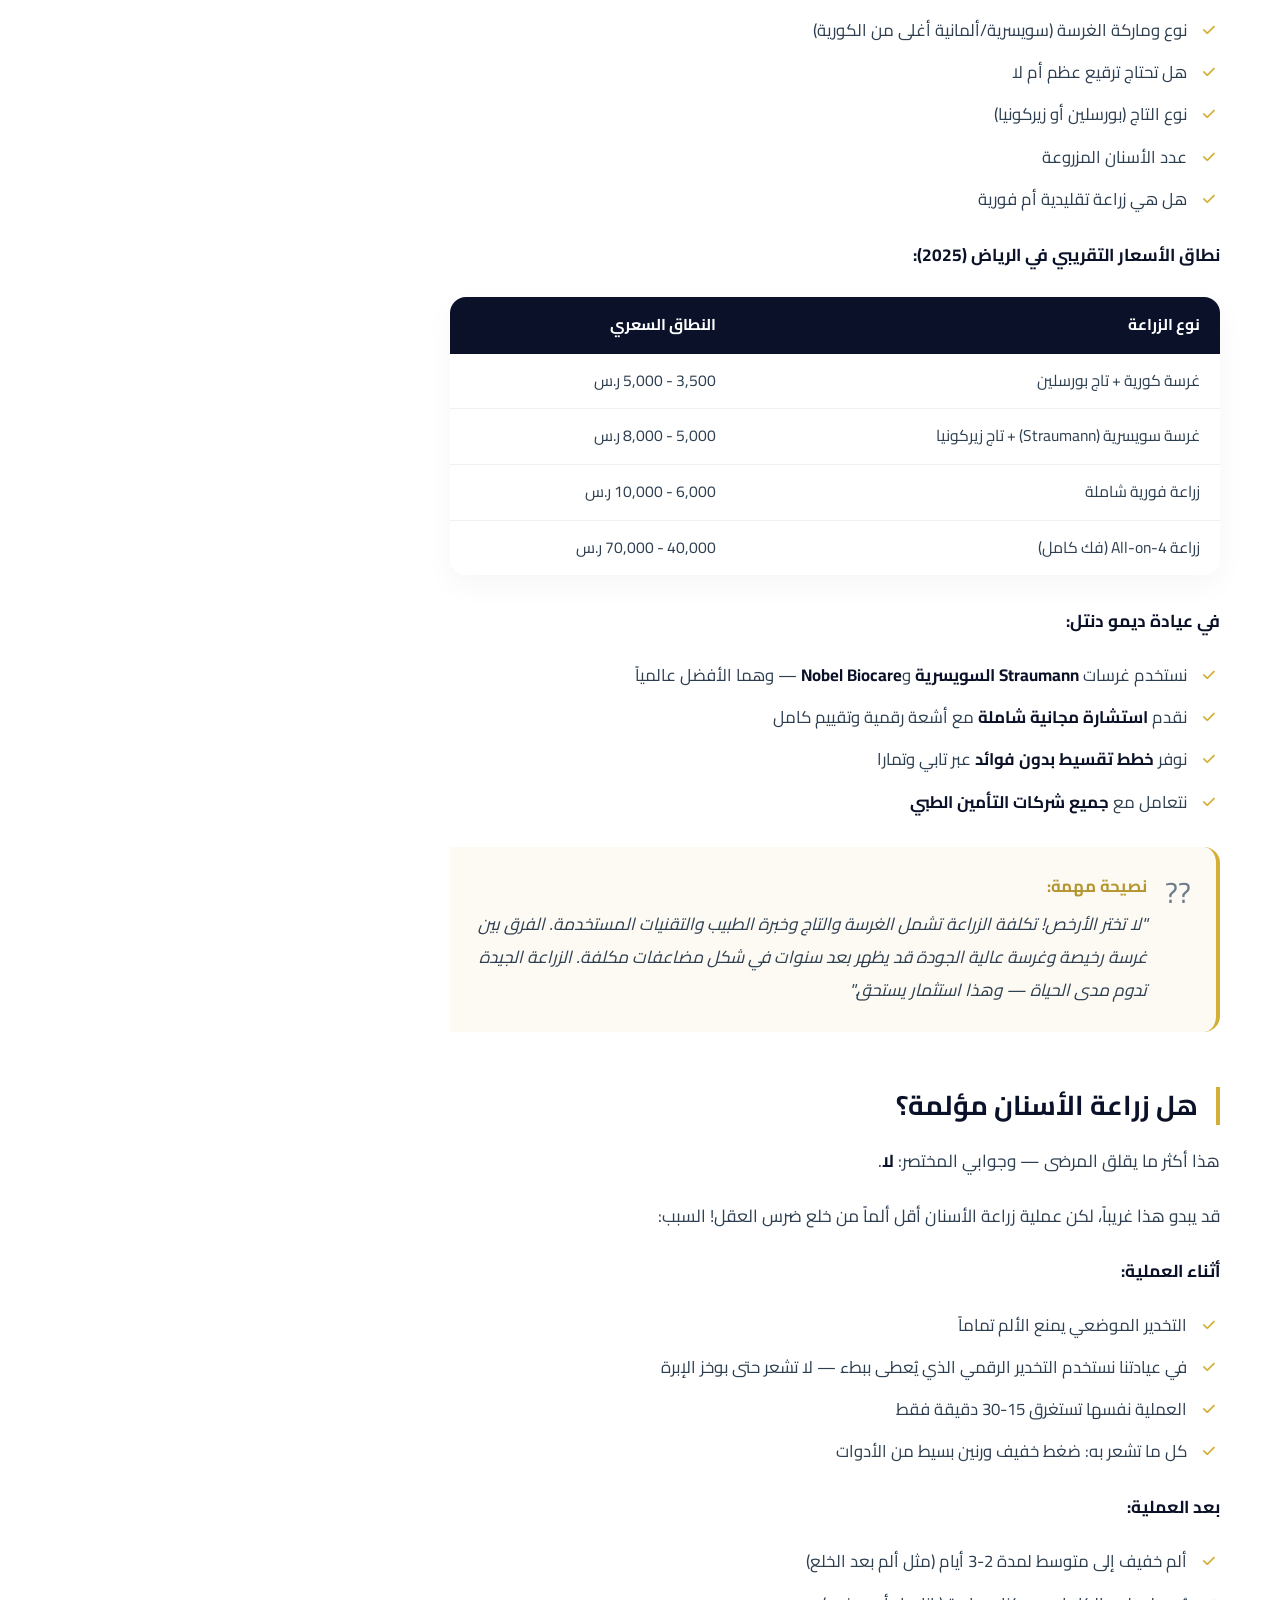
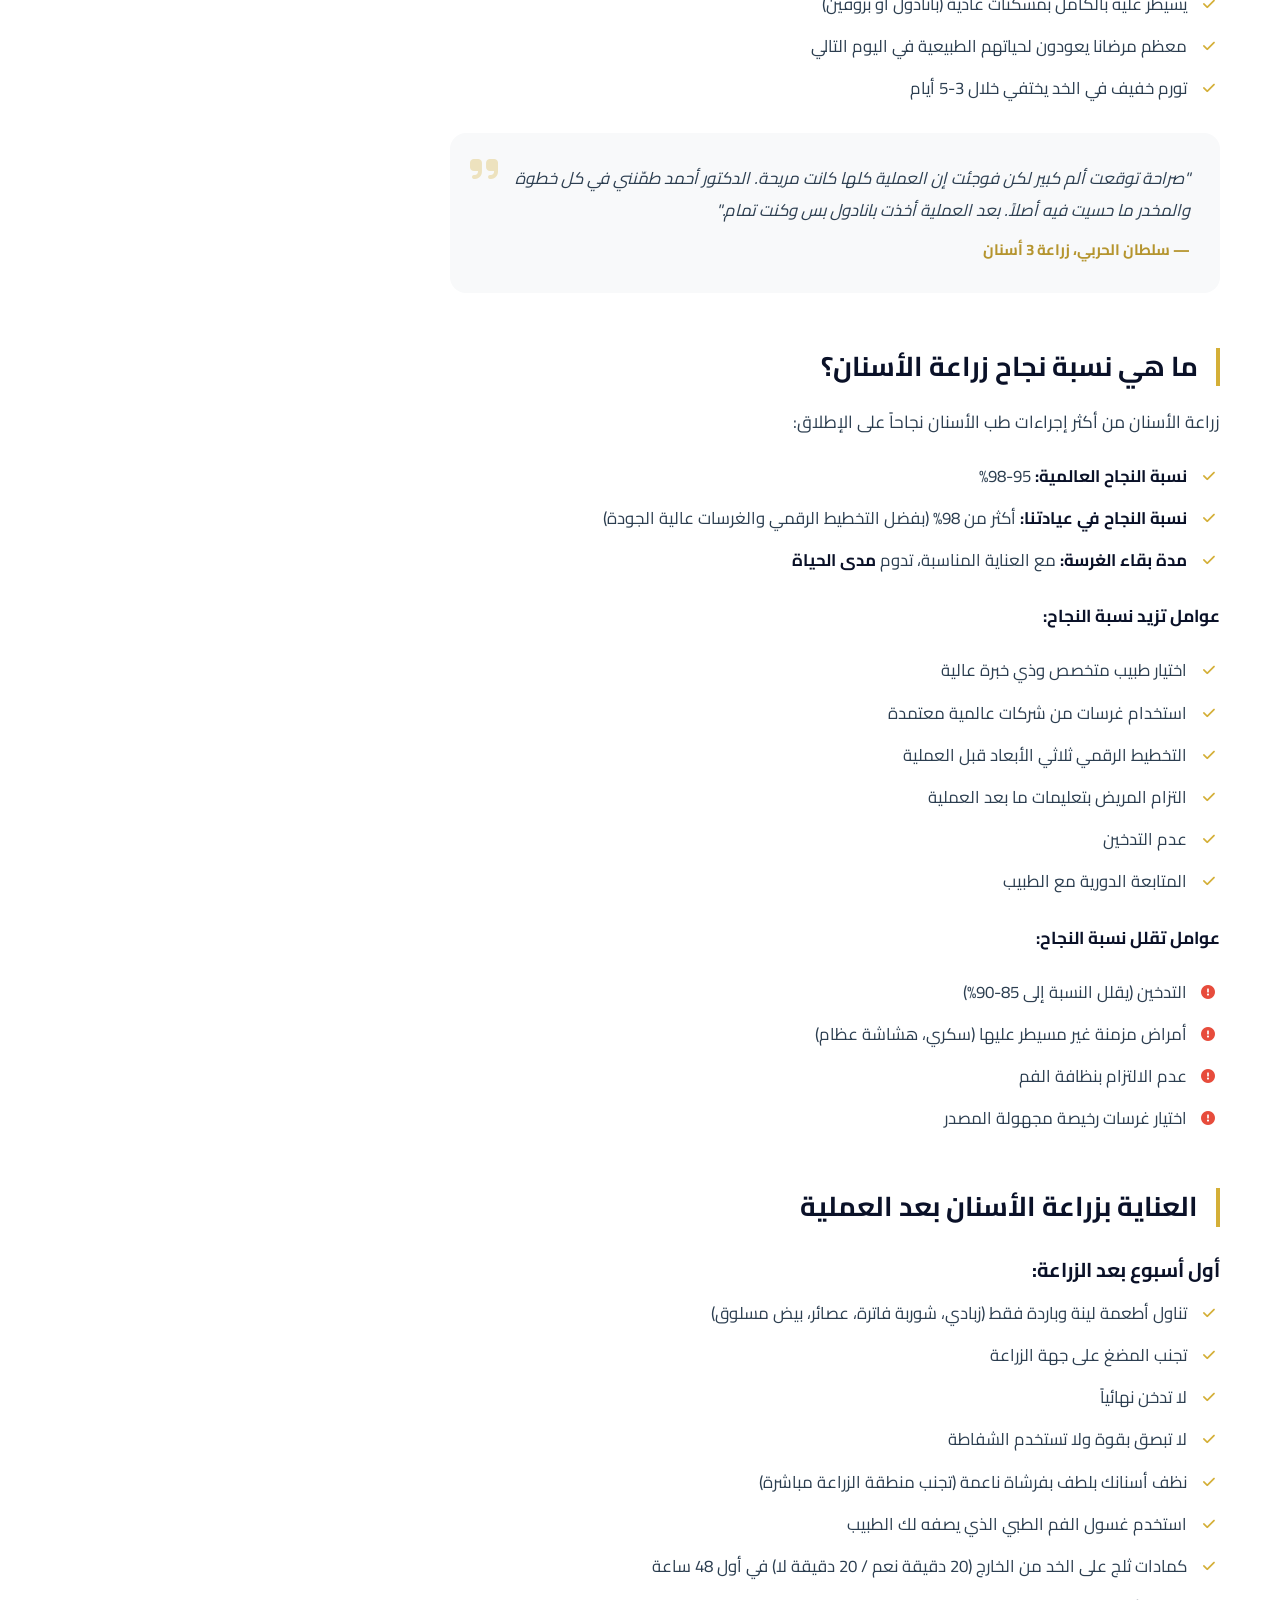
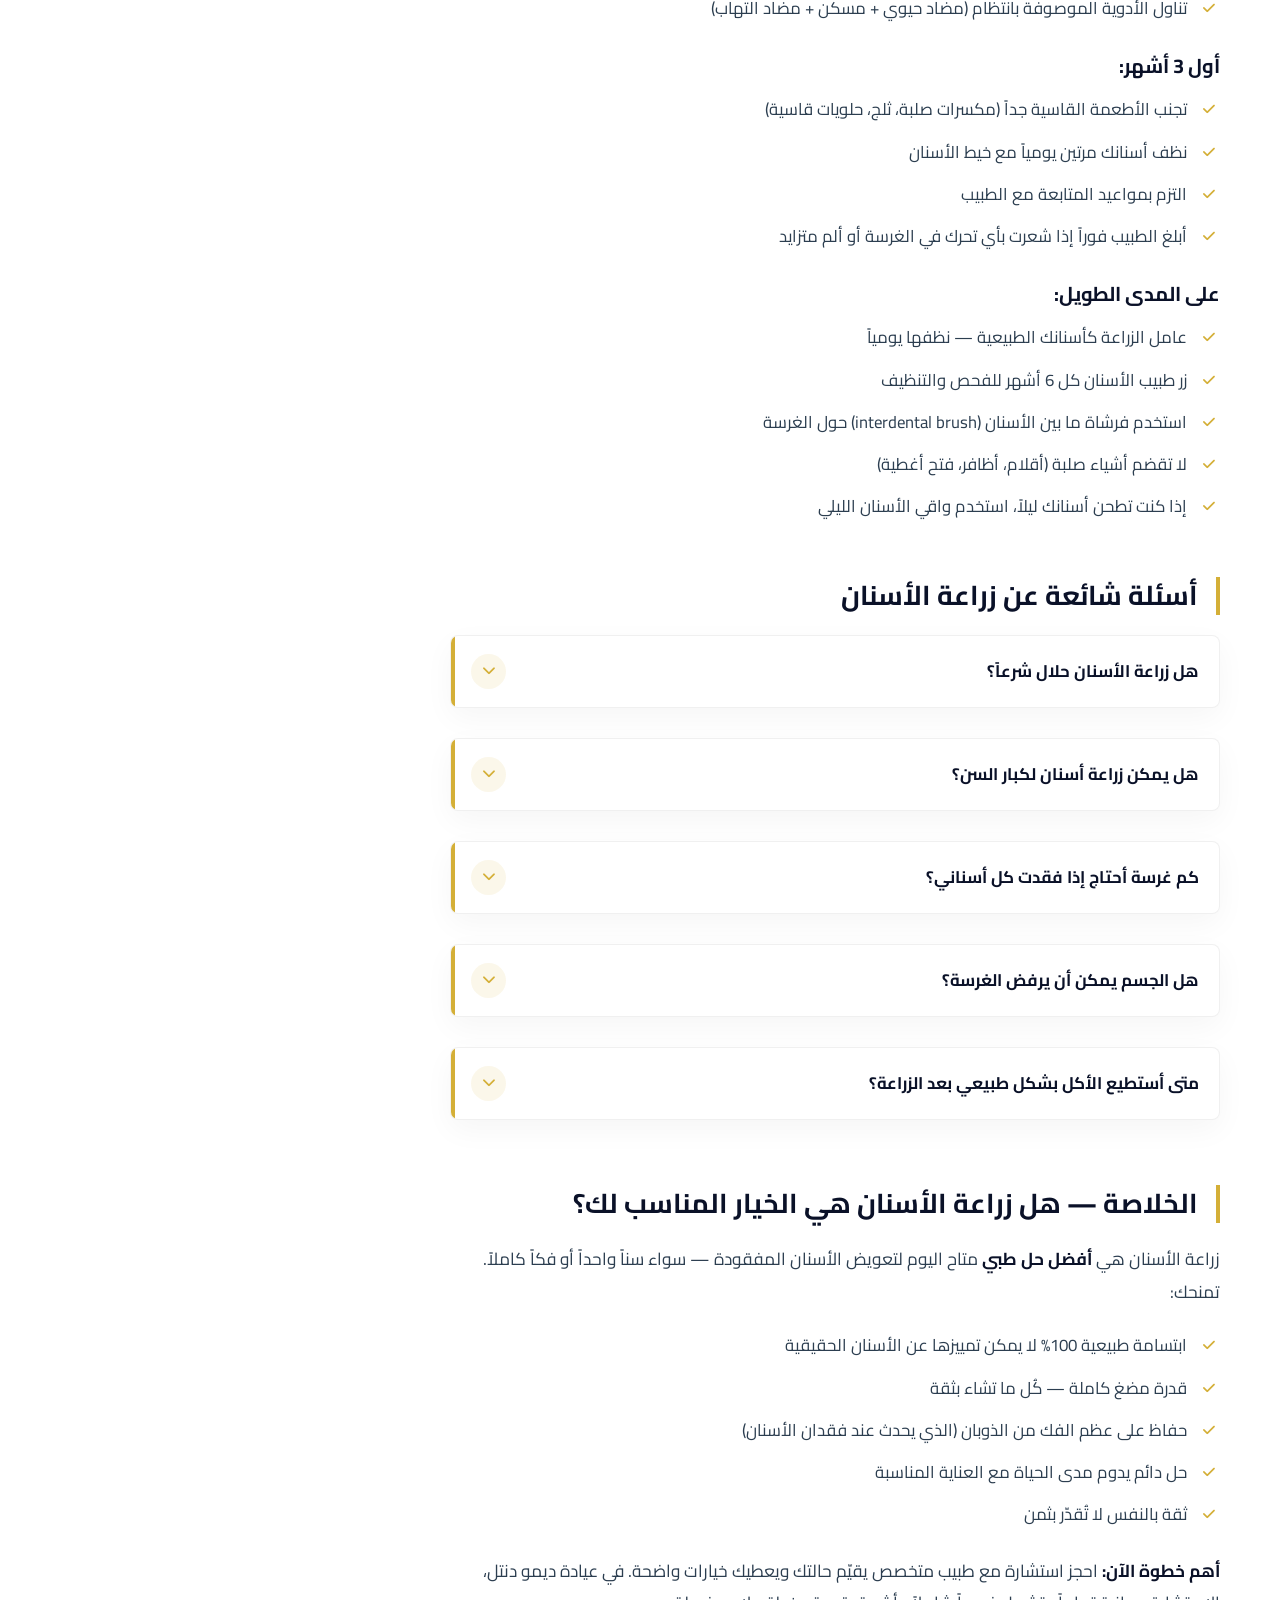
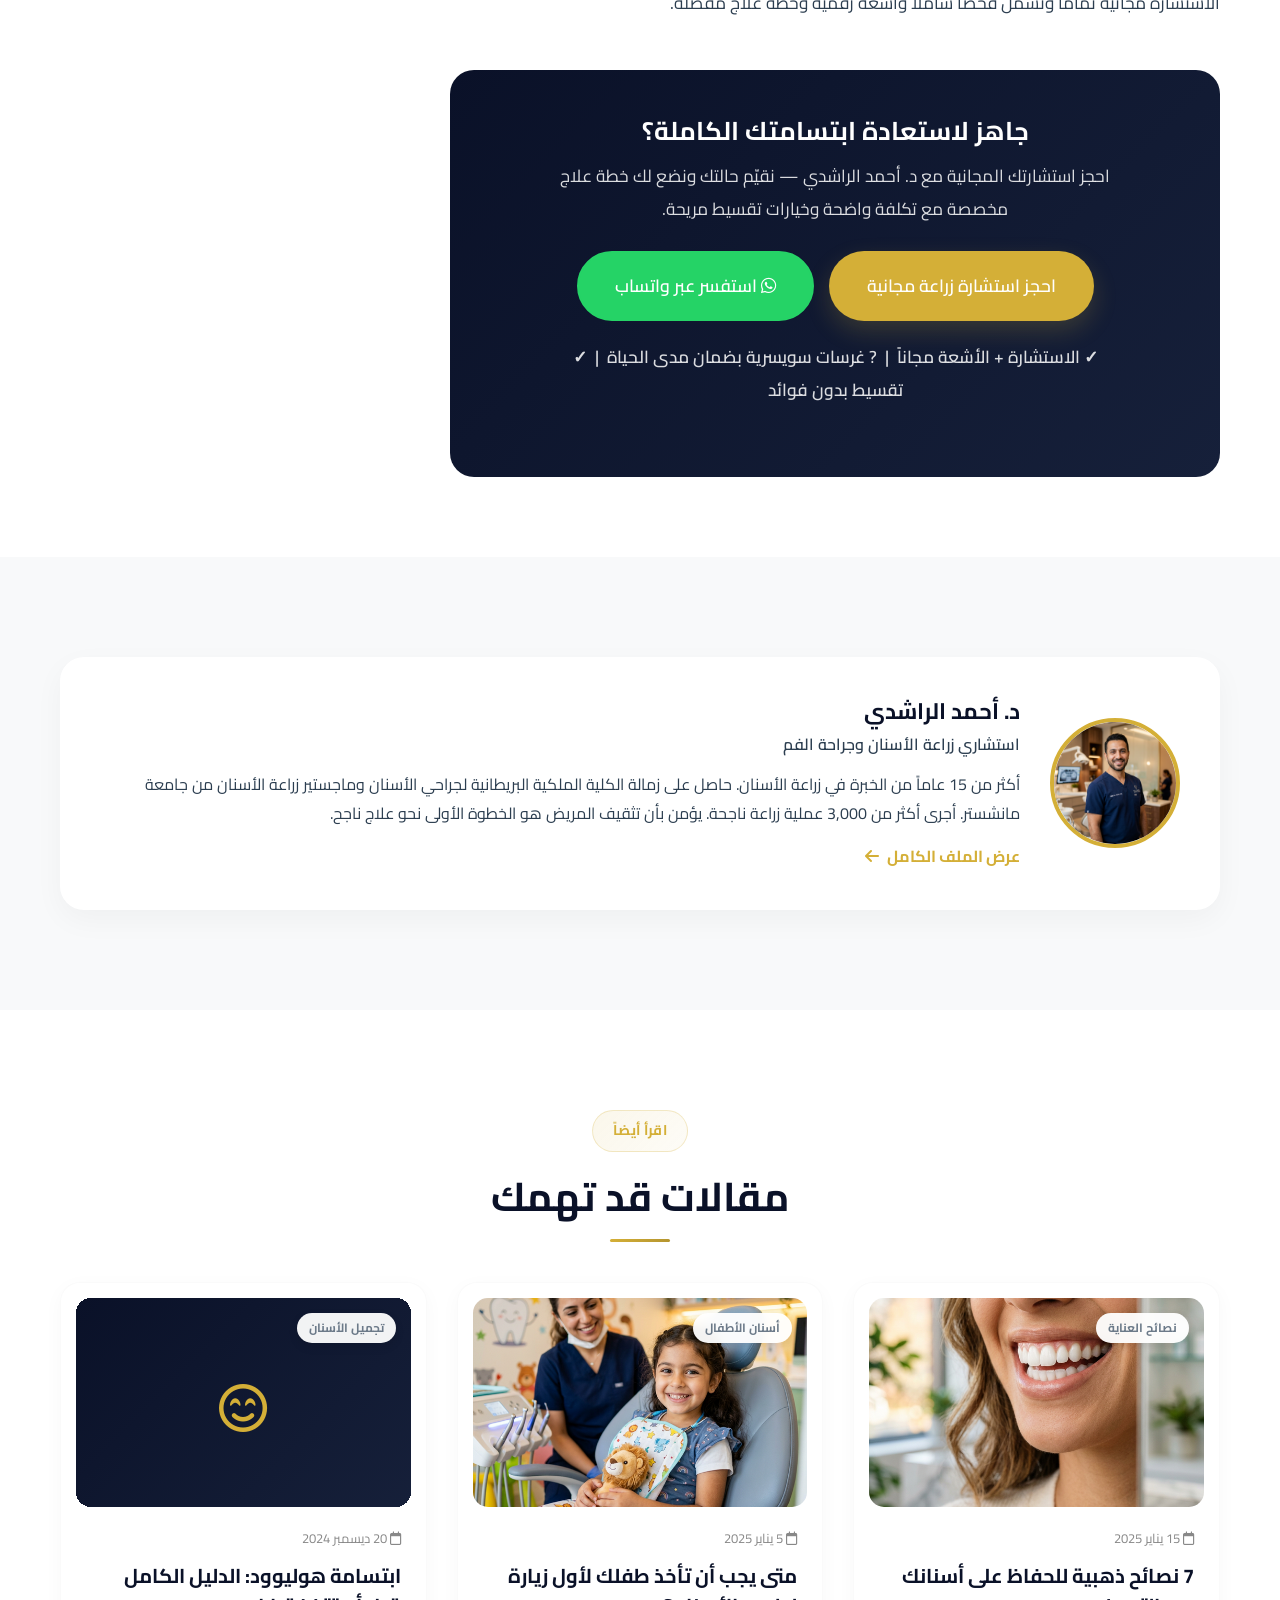
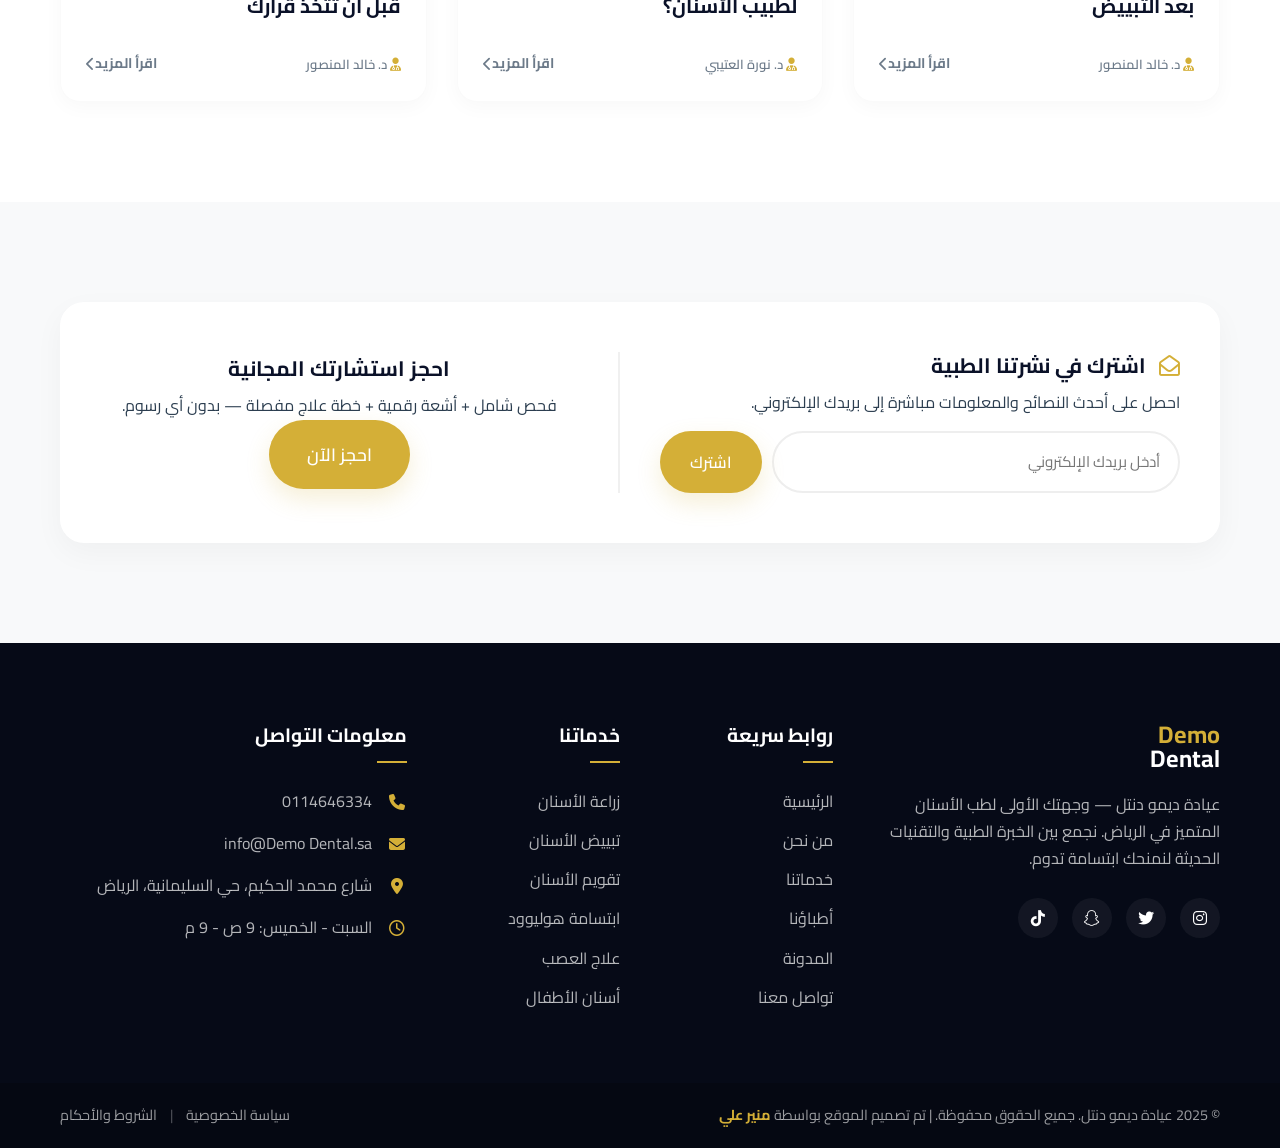
<file: blog-post-implants.html>
<!DOCTYPE html>
<html lang="ar" dir="rtl">

<head>
    <meta charset="UTF-8">
    <meta name="viewport" content="width=device-width, initial-scale=1.0">
    <meta http-equiv="Content-Security-Policy" content="upgrade-insecure-requests">
    <title>زراعة الأسنان الفورية في الرياض — الدليل الشامل 2025 | ديمو دنتل</title>
    <meta name="description"
        content="دليل شامل عن زراعة الأسنان الفورية في الرياض من أطباء ديمو دنتل. تعرّف على التكلفة، المراحل، المخاطر، نسبة النجاح، ومن هو المرشح المثالي. استشارة مجانية.">
    <meta name="keywords"
        content="زراعة أسنان الرياض, زراعة أسنان فورية, تكلفة زراعة الأسنان في السعودية, أفضل طبيب زراعة أسنان الرياض, زراعة أسنان بدون ألم, مراحل زراعة الأسنان, زراعة Straumann, زراعة Nobel Biocare">
    <script type="application/ld+json">
    {"@context":"https://schema.org","@graph":[{"@type":"Article","headline":"كل ما تحتاج معرفته عن زراعة الأسنان الفورية — الدليل الشامل","author":{"@type":"Person","name":"د. أحمد الراشدي"},"datePublished":"2025-01-10","dateModified":"2025-01-10","publisher":{"@type":"Organization","name":"عيادة ديمو دنتل","logo":{"@type":"ImageObject","url":"https://Demo Dental.sa/img/logo.png"}},"description":"دليل شامل عن زراعة الأسنان الفورية في الرياض من أطباء ديمو دنتل. تعرّف على التكلفة، المراحل، المخاطر، نسبة النجاح، ومن هو المرشح المثالي. استشارة مجانية.","image":"https://Demo Dental.sa/img/blog_implant_1772314280219.png","mainEntityOfPage":{"@type":"WebPage","@id":"https://Demo Dental.sa/blog-post-implants.html"}},{"@type":"BreadcrumbList","itemListElement":[{"@type":"ListItem","position":1,"name":"الرئيسية","item":"https://Demo Dental.sa/index.html"},{"@type":"ListItem","position":2,"name":"المدونة","item":"https://Demo Dental.sa/blog.html"},{"@type":"ListItem","position":3,"name":"زراعة الأسنان الفورية","item":"https://Demo Dental.sa/blog-post-implants.html"}]}]}
    </script>
    <meta property="og:title" content="زراعة الأسنان الفورية في الرياض — الدليل الشامل 2025 | ديمو دنتل">
    <meta property="og:description"
        content="دليل شامل عن زراعة الأسنان الفورية في الرياض من أطباء ديمو دنتل. تعرّف على التكلفة، المراحل، المخاطر، نسبة النجاح، ومن هو المرشح المثالي.">
    <meta property="og:url" content="https://Demo Dental.sa/blog-post-implants.html">
    <meta property="og:type" content="article">
    <meta property="og:image" content="https://Demo Dental.sa/img/blog_implant_1772314280219.png">
    <meta property="article:published_time" content="2025-01-10">
    <meta property="article:author" content="د. أحمد الراشدي">
    <link rel="preconnect" href="https://fonts.googleapis.com">
    <link rel="preconnect" href="https://fonts.gstatic.com" crossorigin>
    <link href="https://fonts.googleapis.com/css2?family=Cairo:wght@400;600;700&display=swap" rel="stylesheet">
    <link rel="stylesheet" href="https://cdn.jsdelivr.net/npm/@fortawesome/fontawesome-free@6.4.0/css/all.min.css" crossorigin="anonymous">
    <link href="https://cdn.jsdelivr.net/npm/aos@2.3.4/dist/aos.css" rel="stylesheet">
    <link rel="stylesheet" href="css/style.css">
    <link rel="stylesheet" href="css/booking.css">
    <link rel="stylesheet" href="css/chatbot-widget.css">
    <link rel="stylesheet" href="css/announcement.css">
    <!-- Google Analytics 4 (GA4) -->
    <script async src="https://www.googletagmanager.com/gtag/js?id=G-GVRYBWPSYK"></script>
    <script>
      window.dataLayer = window.dataLayer || [];
      function gtag(){dataLayer.push(arguments);}
      gtag('js', new Date());
      gtag('config', 'G-GVRYBWPSYK');
    </script>
    <!-- GoatCounter -->
    <script data-goatcounter="https://demodental.goatcounter.com/count"
            async src="//gc.zgo.at/count.js"></script>
</head>

<body>
    <div class="top-info-bar">
        <div class="container">
            <div class="info-content">
                <div class="info-left">
                    <span><i class="fa-regular fa-clock"></i> السبت - الخميس: 9 ص - 9 م</span>
                    <span><i class="fa-solid fa-phone"></i> 0114646334</span>
                </div>
                <div class="info-right social-icons">
                    
                    <a href="#" aria-label="Instagram"><i class="fa-brands fa-instagram"></i></a>
                    <a href="#" aria-label="Twitter"><i class="fa-brands fa-twitter"></i></a>
                    <a href="#" aria-label="Snapchat"><i class="fa-brands fa-snapchat"></i></a>
                    <a href="#" aria-label="TikTok"><i class="fa-brands fa-tiktok"></i></a>
                </div>
            </div>
        </div>
    </div>

    <header class="header header-inner-page" id="header">
        <div class="container header-container">
            <a href="index.html" class="logo">
                <span class="logo-gold">Pearl</span><span class="logo-white" style="color:var(--navy);">Smile</span>
                <span class="logo-ar" style="color:var(--text-gray);">ديمو دنتل</span>
            </a>
            <nav class="nav-menu" id="nav-menu">
                <ul class="nav-list">
                    <li><a href="index.html" class="nav-link">الرئيسية</a></li>
                    <li><a href="about.html" class="nav-link">من نحن</a></li>
                    <li><a href="services.html" class="nav-link">خدماتنا</a></li>
                    <li><a href="doctors.html" class="nav-link">أطباؤنا</a></li>
                    <li class="has-dropdown">
                        <a href="blog.html" class="nav-link active">المدونة <i class="fa-solid fa-chevron-down"></i></a>
                        <ul class="dropdown-menu">
                            <li><a href="blog-post-implants.html">دليل زراعة الأسنان</a></li>
                        </ul>
                    </li>
                    <li><a href="contact.html" class="nav-link">تواصل معنا</a></li>
                </ul>
            </nav>
            <div class="header-actions">
                <a href="blog-post-implants-en.html" class="lang-switch">English</a>
                <a href="contact.html" class="btn btn-primary btn-book-header">احجز موعدك</a>
                <button class="mobile-toggle" aria-label="Toggle Menu" id="mobile-toggle">
                    <i class="fa-solid fa-bars" style="color:var(--navy)"></i>
                </button>
            </div>
        </div>
        <div class="mobile-overlay" id="mobile-overlay"></div>
    </header>

    <main>

        <!-- Article Header -->
        <section class="bp-header">
            <div class="container">
                <nav class="page-breadcrumb" data-aos="fade-up">
                    <a href="index.html">الرئيسية</a> <i class="fa-solid fa-chevron-left"></i>
                    <a href="blog.html">المدونة</a> <i class="fa-solid fa-chevron-left"></i>
                    <span>زراعة الأسنان الفورية</span>
                </nav>
                <span class="bp-category-badge" data-aos="fade-up" data-aos-delay="50">معلومات طبية</span>
                <h1 data-aos="fade-up" data-aos-delay="100">كل ما تحتاج معرفته عن زراعة الأسنان الفورية — الدليل الشامل
                </h1>
                <div class="bp-meta-row" data-aos="fade-up" data-aos-delay="150">
                    <div class="bp-meta-item">
                        <img src="img/doctor_ahmed_1772314180569.png" alt="د. أحمد الراشدي" class="bp-author-avatar">
                        <span>د. أحمد الراشدي — استشاري زراعة الأسنان</span>
                    </div>
                    <span class="bp-meta-dot">•</span>
                    <span class="bp-meta-item"><i class="fa-regular fa-calendar"></i> 10 يناير 2025</span>
                    <span class="bp-meta-dot">•</span>
                    <span class="bp-meta-item"><i class="fa-regular fa-clock"></i> 7 دقائق قراءة</span>
                </div>
                <div class="bp-cover-wrap" data-aos="fade-up" data-aos-delay="200">
                    <img src="img/blog_implant_1772314280219.png" alt="زراعة الأسنان الفورية" class="bp-cover-img">
                </div>
            </div>
        </section>

        <!-- Two Column Layout -->
        <section class="bp-content-section">
            <div class="container bp-layout">

                <!-- Main Article -->
                <article class="article-content">

                    <!-- Introduction -->
                    <p>هل فقدت سناً أو أكثر وتريد استعادة ابتسامتك الكاملة؟ هل سمعت عن زراعة الأسنان لكنك متردد ولديك
                        أسئلة كثيرة؟</p>
                    <p>أنت لست وحدك — زراعة الأسنان هي أكثر إجراء يسأل عنه المرضى في عيادتنا. ولأننا نؤمن بأن المريض
                        المُطّلع يتخذ قرارات أفضل، أعددنا لك هذا الدليل الشامل الذي يجيب على كل سؤال قد يخطر في بالك.
                    </p>
                    <p>في هذا المقال، يشاركك <strong>د. أحمد الراشدي</strong> — استشاري زراعة الأسنان وجراحة الفم في
                        عيادة ديمو دنتل بخبرة تتجاوز <strong>15 عاماً</strong> وأكثر من <strong>3,000 عملية زراعة
                            ناجحة</strong> — كل ما تحتاج معرفته قبل أن تتخذ قرارك.</p>

                    <!-- Section 1 -->
                    <h2 id="what-is-implant">ما هي زراعة الأسنان؟</h2>
                    <p>زراعة الأسنان هي عملية تعويض السن المفقود بسن صناعي يبدو ويعمل تماماً مثل السن الطبيعي. تتكون
                        الزراعة من ثلاثة أجزاء:</p>
                    <div class="bp-infographic">
                        <div class="bp-infographic-inner">
                            <i class="fa-solid fa-tooth"></i>
                            <span>رسم توضيحي لمكونات زراعة الأسنان</span>
                            <div class="bp-infographic-parts">
                                <div class="bp-part"><span class="bp-part-num">1</span> الغرسة (Implant)</div>
                                <div class="bp-part"><span class="bp-part-num">2</span> الدعامة (Abutment)</div>
                                <div class="bp-part"><span class="bp-part-num">3</span> التاج (Crown)</div>
                            </div>
                        </div>
                    </div>
                    <p><strong>1. الغرسة (Implant):</strong> برغي صغير من التيتانيوم الطبي يُزرع في عظم الفك ويعمل كجذر
                        صناعي للسن. التيتانيوم معدن متوافق حيوياً مع الجسم — أي أن العظم يلتحم حوله طبيعياً ويثبته بقوة.
                    </p>
                    <p><strong>2. الدعامة (Abutment):</strong> قطعة وصل صغيرة تُركّب فوق الغرسة بعد التئامها مع العظم.
                        تعمل كحلقة وصل بين الغرسة والتاج.</p>
                    <p><strong>3. التاج (Crown):</strong> السن الظاهر الذي تراه في فمك. يُصنع من البورسلين أو الزيركونيا
                        ويُصمم ليتطابق تماماً مع لون وشكل أسنانك الطبيعية.</p>

                    <!-- Section 2 -->
                    <h2 id="traditional-vs-immediate">زراعة الأسنان التقليدية مقابل الزراعة الفورية</h2>
                    <h3>الزراعة التقليدية:</h3>
                    <p>في الطريقة التقليدية، تمر العملية بعدة مراحل تستغرق من <strong>3 إلى 6 أشهر</strong>:</p>
                    <ul class="article-list">
                        <li><strong>المرحلة الأولى:</strong> خلع السن التالف (إذا كان موجوداً) وانتظار التئام اللثة (4-8
                            أسابيع)</li>
                        <li><strong>المرحلة الثانية:</strong> زراعة الغرسة في العظم وانتظار الالتئام (3-6 أشهر)</li>
                        <li><strong>المرحلة الثالثة:</strong> تركيب الدعامة والتاج النهائي</li>
                    </ul>
                    <h3>الزراعة الفورية:</h3>
                    <p>وهي ما يسأل عنه معظم المرضى — وبحق! في الزراعة الفورية يتم <strong>خلع السن وزراعة الغرسة في نفس
                            الجلسة</strong>، وفي كثير من الحالات يمكن تركيب تاج مؤقت أيضاً في نفس اليوم.</p>
                    <p><strong>النتيجة:</strong> تدخل العيادة بسن مكسور أو مفقود وتخرج في نفس اليوم بسن جديد!</p>
                    <h3>مقارنة سريعة:</h3>
                    <div class="bp-table-wrap">
                        <table class="bp-comparison-table">
                            <thead>
                                <tr>
                                    <th>المعيار</th>
                                    <th>الزراعة التقليدية</th>
                                    <th>الزراعة الفورية</th>
                                </tr>
                            </thead>
                            <tbody>
                                <tr>
                                    <td>عدد الجلسات</td>
                                    <td>3-5 جلسات</td>
                                    <td>1-2 جلسة</td>
                                </tr>
                                <tr>
                                    <td>المدة الكاملة</td>
                                    <td>3-6 أشهر</td>
                                    <td>يوم واحد إلى أسبوع</td>
                                </tr>
                                <tr>
                                    <td>فترة بدون أسنان</td>
                                    <td>3-6 أشهر</td>
                                    <td>لا توجد</td>
                                </tr>
                                <tr>
                                    <td>الألم</td>
                                    <td>معتدل</td>
                                    <td>أقل</td>
                                </tr>
                                <tr>
                                    <td>التكلفة</td>
                                    <td>أقل قليلاً</td>
                                    <td>أعلى قليلاً</td>
                                </tr>
                                <tr>
                                    <td>نسبة النجاح</td>
                                    <td>95-98%</td>
                                    <td>95-97?</td>
                                </tr>
                            </tbody>
                        </table>
                    </div>

                    <!-- Section 3 -->
                    <h2 id="ideal-candidate">من هو المرشح المثالي لزراعة الأسنان؟</h2>
                    <p>زراعة الأسنان مناسبة لمعظم البالغين الأصحاء، لكن هناك شروط يجب توفرها:</p>
                    <p><strong>مرشح مثالي إذا كنت:</strong></p>
                    <ul class="article-list">
                        <li>بالغاً (18 سنة أو أكثر) اكتمل نمو عظام فكك</li>
                        <li>تتمتع بصحة عامة جيدة</li>
                        <li>لديك كثافة عظم كافية في الفك (أو مستعد لعملية ترقيع عظم)</li>
                        <li>لا تعاني من أمراض مزمنة غير مسيطر عليها</li>
                        <li>غير مدخن (أو مستعد للإقلاع)</li>
                        <li>ملتزم بنظافة الفم والزيارات الدورية</li>
                    </ul>
                    <p><strong>قد لا تناسبك الزراعة إذا:</strong></p>
                    <ul class="article-list warn-list">
                        <li>كنت تعاني من سكري غير منضبط</li>
                        <li>تتناول أدوية تؤثر على التئام العظام</li>
                        <li>كنت مدخناً شرهاً وغير مستعد للإقلاع</li>
                        <li>لديك نقص حاد في عظم الفك (في بعض الحالات يمكن حلها بترقيع العظم)</li>
                    </ul>
                    <div class="article-callout">
                        <div class="callout-icon">??</div>
                        <div class="callout-body">
                            <strong>نصيحة د. أحمد:</strong>
                            <p>"التدخين هو العامل الأكثر تأثيراً سلبياً على نجاح الزراعة. إذا كنت مدخناً وتفكر في
                                الزراعة، أنصحك بالتوقف قبل العملية بأسبوعين على الأقل وبعدها بشهرين. هذا وحده يرفع نسبة
                                نجاح زراعتك بشكل كبير."</p>
                        </div>
                    </div>
                    <!-- Section 4 -->
                    <h2 id="procedure-steps">كيف تتم عملية زراعة الأسنان؟ — خطوة بخطوة</h2>
                    <p>سأشرح لك بالضبط ما يحدث في كل مرحلة حتى تعرف ماذا تتوقع:</p>

                    <h3>الخطوة 1: الفحص والتخطيط الرقمي</h3>
                    <p>هذه أهم مرحلة — وهي ما يميز العيادات المتقدمة عن غيرها.</p>
                    <p>نبدأ بتصوير أشعة بانوراما رقمية وأشعة CBCT ثلاثية الأبعاد لفكك بالكامل. هذه الصور تعطينا خريطة
                        تفصيلية دقيقة لعظم الفك والأعصاب والجيوب الأنفية.</p>
                    <p>باستخدام برنامج التخطيط الرقمي، نحدد بدقة متناهية:</p>
                    <ul class="article-list">
                        <li>الموقع المثالي للغرسة</li>
                        <li>الزاوية الصحيحة</li>
                        <li>العمق المناسب</li>
                        <li>نوع وحجم الغرسة المناسبة لحالتك</li>
                    </ul>
                    <p><strong>في عيادة ديمو دنتل:</strong> نستخدم نظام التخطيط الرقمي ثلاثي الأبعاد الذي يسمح لنا
                        بإجراء العملية افتراضياً على الكمبيوتر قبل أن نلمس فمك — مما يرفع نسبة الدقة والنجاح بشكل كبير.
                    </p>

                    <h3>الخطوة 2: التخدير وتجهيز الموقع</h3>
                    <p>يوم العملية — وهو أسهل مما تتخيل!</p>
                    <p>نبدأ بالتخدير الموضعي. في عيادتنا نستخدم جهاز التخدير الرقمي الذي يُعطي المخدر ببطء وبدقة — معظم
                        مرضانا يقولون إنهم "ما حسوا بشي".</p>
                    <p>إذا كان لديك سن تالف يحتاج خلع، نخلعه أولاً بلطف.</p>

                    <h3>الخطوة 3: زراعة الغرسة</h3>
                    <p>باستخدام الدليل الجراحي الرقمي المُصنّع مسبقاً (surgical guide)، نفتح مكاناً صغيراً في عظم الفك
                        ونضع الغرسة بالضبط في الموقع والزاوية المخطط لهما رقمياً.</p>
                    <p>العملية نفسها تستغرق <strong>15-30 دقيقة فقط</strong> للغرسة الواحدة.</p>
                    <p>لن تشعر بأي ألم — فقط ضغط خفيف.</p>

                    <h3>الخطوة 4: التاج المؤقت (في الزراعة الفورية)</h3>
                    <p>إذا كانت حالتك مناسبة للزراعة الفورية (وهذا ما يحدده الطبيب بناءً على استقرار الغرسة في العظم)،
                        نركّب تاجاً مؤقتاً في نفس الجلسة.</p>
                    <p>تخرج من العيادة بسن جديد في نفس اليوم!</p>

                    <h3>الخطوة 5: فترة الالتئام</h3>
                    <p>خلال 3-6 أشهر، يحدث شيء مذهل: عظم فكك ينمو حول الغرسة ويلتحم بها في عملية تُسمى <strong>"الالتحام
                            العظمي" (Osseointegration)</strong>. هذا ما يجعل الغرسة ثابتة وقوية كالجذر الطبيعي تماماً.
                    </p>
                    <p>خلال هذه الفترة، التاج المؤقت يعمل بشكل ممتاز — تأكل وتتكلم وتبتسم بشكل طبيعي.</p>

                    <h3>الخطوة 6: التاج النهائي</h3>
                    <p>بعد اكتمال الالتئام، نأخذ طبعة رقمية بالماسح الضوئي ثلاثي الأبعاد (بدون المادة المزعجة!) ونُصمم
                        التاج النهائي من البورسلين أو الزيركونيا.</p>
                    <p>التاج النهائي يُصنع خصيصاً ليتطابق مع أسنانك في اللون والشكل والحجم — <strong>لن يستطيع أحد
                            التفريق بينه وبين أسنانك الطبيعية</strong>.</p>

                    <!-- Inline CTA -->
                    <div class="article-inline-cta">
                        <div class="inline-cta-icon">??</div>
                        <h3>هل تفكر في زراعة أسنان؟</h3>
                        <p>احجز استشارتك المجانية مع د. أحمد الراشدي — فحص شامل + أشعة رقمية + خطة علاج مفصلة بدون أي
                            رسوم</p>
                        <a href="contact.html" class="btn btn-primary">احجز استشارة مجانية</a>
                        <span class="inline-cta-trust">أكثر من 3,000 عملية زراعة ناجحة</span>
                    </div>

                    <!-- Section 5 -->
                    <h2 id="cost">كم تكلفة زراعة الأسنان في الرياض؟</h2>
                    <p>السؤال الأكثر شيوعاً! التكلفة تختلف حسب عدة عوامل:</p>
                    <p><strong>العوامل التي تؤثر على التكلفة:</strong></p>
                    <ul class="article-list">
                        <li>نوع وماركة الغرسة (سويسرية/ألمانية أغلى من الكورية)</li>
                        <li>هل تحتاج ترقيع عظم أم لا</li>
                        <li>نوع التاج (بورسلين أو زيركونيا)</li>
                        <li>عدد الأسنان المزروعة</li>
                        <li>هل هي زراعة تقليدية أم فورية</li>
                    </ul>
                    <p><strong>نطاق الأسعار التقريبي في الرياض (2025):</strong></p>
                    <div class="bp-table-wrap">
                        <table class="bp-comparison-table bp-price-table">
                            <thead>
                                <tr>
                                    <th>نوع الزراعة</th>
                                    <th>النطاق السعري</th>
                                </tr>
                            </thead>
                            <tbody>
                                <tr>
                                    <td>غرسة كورية + تاج بورسلين</td>
                                    <td>3,500 - 5,000 ر.س</td>
                                </tr>
                                <tr>
                                    <td>غرسة سويسرية (Straumann) + تاج زيركونيا</td>
                                    <td>5,000 - 8,000 ر.س</td>
                                </tr>
                                <tr>
                                    <td>زراعة فورية شاملة</td>
                                    <td>6,000 - 10,000 ر.س</td>
                                </tr>
                                <tr>
                                    <td>زراعة All-on-4 (فك كامل)</td>
                                    <td>40,000 - 70,000 ر.س</td>
                                </tr>
                            </tbody>
                        </table>
                    </div>
                    <p><strong>في عيادة ديمو دنتل:</strong></p>
                    <ul class="article-list">
                        <li>نستخدم غرسات <strong>Straumann السويسرية</strong> و<strong>Nobel Biocare</strong> — وهما
                            الأفضل عالمياً</li>
                        <li>نقدم <strong>استشارة مجانية شاملة</strong> مع أشعة رقمية وتقييم كامل</li>
                        <li>نوفر <strong>خطط تقسيط بدون فوائد</strong> عبر تابي وتمارا</li>
                        <li>نتعامل مع <strong>جميع شركات التأمين الطبي</strong></li>
                    </ul>
                    <div class="article-callout">
                        <div class="callout-icon">??</div>
                        <div class="callout-body">
                            <strong>نصيحة مهمة:</strong>
                            <p>"لا تختر الأرخص! تكلفة الزراعة تشمل الغرسة والتاج وخبرة الطبيب والتقنيات المستخدمة. الفرق
                                بين غرسة رخيصة وغرسة عالية الجودة قد يظهر بعد سنوات في شكل مضاعفات مكلفة. الزراعة الجيدة
                                تدوم مدى الحياة — وهذا استثمار يستحق."</p>
                        </div>
                    </div>

                    <!-- Section 6 -->
                    <h2 id="pain">هل زراعة الأسنان مؤلمة؟</h2>
                    <p>هذا أكثر ما يقلق المرضى — وجوابي المختصر: <strong>لا</strong>.</p>
                    <p>قد يبدو هذا غريباً، لكن عملية زراعة الأسنان أقل ألماً من خلع ضرس العقل! السبب:</p>
                    <p><strong>أثناء العملية:</strong></p>
                    <ul class="article-list">
                        <li>التخدير الموضعي يمنع الألم تماماً</li>
                        <li>في عيادتنا نستخدم التخدير الرقمي الذي يُعطى ببطء — لا تشعر حتى بوخز الإبرة</li>
                        <li>العملية نفسها تستغرق 15-30 دقيقة فقط</li>
                        <li>كل ما تشعر به: ضغط خفيف ورنين بسيط من الأدوات</li>
                    </ul>
                    <p><strong>بعد العملية:</strong></p>
                    <ul class="article-list">
                        <li>ألم خفيف إلى متوسط لمدة 2-3 أيام (مثل ألم بعد الخلع)</li>
                        <li>يُسيطر عليه بالكامل بمسكنات عادية (بانادول أو بروفين)</li>
                        <li>معظم مرضانا يعودون لحياتهم الطبيعية في اليوم التالي</li>
                        <li>تورم خفيف في الخد يختفي خلال 3-5 أيام</li>
                    </ul>
                    <div class="article-testimonial">
                        <i class="fa-solid fa-quote-right"></i>
                        <p>"صراحة توقعت ألم كبير لكن فوجئت إن العملية كلها كانت مريحة. الدكتور أحمد طمّنني في كل خطوة
                            والمخدر ما حسيت فيه أصلاً. بعد العملية أخذت بانادول بس وكنت تمام."</p>
                        <cite>— سلطان الحربي، زراعة 3 أسنان</cite>
                    </div>

                    <!-- Section 7 -->
                    <h2 id="success-rate">ما هي نسبة نجاح زراعة الأسنان؟</h2>
                    <p>زراعة الأسنان من أكثر إجراءات طب الأسنان نجاحاً على الإطلاق:</p>
                    <ul class="article-list">
                        <li><strong>نسبة النجاح العالمية:</strong> 95-98%</li>
                        <li><strong>نسبة النجاح في عيادتنا:</strong> أكثر من 98% (بفضل التخطيط الرقمي والغرسات عالية
                            الجودة)</li>
                        <li><strong>مدة بقاء الغرسة:</strong> مع العناية المناسبة، تدوم <strong>مدى الحياة</strong></li>
                    </ul>
                    <p><strong>عوامل تزيد نسبة النجاح:</strong></p>
                    <ul class="article-list">
                        <li>اختيار طبيب متخصص وذي خبرة عالية</li>
                        <li>استخدام غرسات من شركات عالمية معتمدة</li>
                        <li>التخطيط الرقمي ثلاثي الأبعاد قبل العملية</li>
                        <li>التزام المريض بتعليمات ما بعد العملية</li>
                        <li>عدم التدخين</li>
                        <li>المتابعة الدورية مع الطبيب</li>
                    </ul>
                    <p><strong>عوامل تقلل نسبة النجاح:</strong></p>
                    <ul class="article-list warn-list">
                        <li>التدخين (يقلل النسبة إلى 85-90%)</li>
                        <li>أمراض مزمنة غير مسيطر عليها (سكري، هشاشة عظام)</li>
                        <li>عدم الالتزام بنظافة الفم</li>
                        <li>اختيار غرسات رخيصة مجهولة المصدر</li>
                    </ul>
                    <!-- Section 8 -->
                    <h2 id="aftercare">العناية بزراعة الأسنان بعد العملية</h2>
                    <h3>أول أسبوع بعد الزراعة:</h3>
                    <ul class="article-list">
                        <li>تناول أطعمة لينة وباردة فقط (زبادي، شوربة فاترة، عصائر، بيض مسلوق)</li>
                        <li>تجنب المضغ على جهة الزراعة</li>
                        <li>لا تدخن نهائياً</li>
                        <li>لا تبصق بقوة ولا تستخدم الشفاطة</li>
                        <li>نظف أسنانك بلطف بفرشاة ناعمة (تجنب منطقة الزراعة مباشرة)</li>
                        <li>استخدم غسول الفم الطبي الذي يصفه لك الطبيب</li>
                        <li>كمادات ثلج على الخد من الخارج (20 دقيقة نعم / 20 دقيقة لا) في أول 48 ساعة</li>
                        <li>تناول الأدوية الموصوفة بانتظام (مضاد حيوي + مسكن + مضاد التهاب)</li>
                    </ul>
                    <h3>أول 3 أشهر:</h3>
                    <ul class="article-list">
                        <li>تجنب الأطعمة القاسية جداً (مكسرات صلبة، ثلج، حلويات قاسية)</li>
                        <li>نظف أسنانك مرتين يومياً مع خيط الأسنان</li>
                        <li>التزم بمواعيد المتابعة مع الطبيب</li>
                        <li>أبلغ الطبيب فوراً إذا شعرت بأي تحرك في الغرسة أو ألم متزايد</li>
                    </ul>
                    <h3>على المدى الطويل:</h3>
                    <ul class="article-list">
                        <li>عامل الزراعة كأسنانك الطبيعية — نظفها يومياً</li>
                        <li>زر طبيب الأسنان كل 6 أشهر للفحص والتنظيف</li>
                        <li>استخدم فرشاة ما بين الأسنان (interdental brush) حول الغرسة</li>
                        <li>لا تقضم أشياء صلبة (أقلام، أظافر، فتح أغطية)</li>
                        <li>إذا كنت تطحن أسنانك ليلاً، استخدم واقي الأسنان الليلي</li>
                    </ul>

                    <!-- Section 9: FAQ -->
                    <h2 id="faq">أسئلة شائعة عن زراعة الأسنان</h2>
                    <div class="faq-accordion bp-faq">
                        <div class="faq-item">
                            <button class="faq-question">هل زراعة الأسنان حلال شرعاً؟ <i
                                    class="fa-solid fa-chevron-down"></i></button>
                            <div class="faq-answer">
                                <p>نعم، زراعة الأسنان جائزة شرعاً وقد أفتى بذلك هيئة كبار العلماء في المملكة. تُعتبر من
                                    باب العلاج والتداوي المشروع لاستعادة وظيفة الأسنان والمظهر الطبيعي.</p>
                            </div>
                        </div>
                        <div class="faq-item">
                            <button class="faq-question">هل يمكن زراعة أسنان لكبار السن؟ <i
                                    class="fa-solid fa-chevron-down"></i></button>
                            <div class="faq-answer">
                                <p>نعم، لا يوجد حد أقصى للعمر. لدينا مرضى أجرينا لهم زراعة ناجحة في عمر 75 سنة وأكثر.
                                    الشرط الأساسي هو الصحة العامة الجيدة وكثافة العظم الكافية — وهذا يقيّمه الطبيب في
                                    الاستشارة.</p>
                            </div>
                        </div>
                        <div class="faq-item">
                            <button class="faq-question">كم غرسة أحتاج إذا فقدت كل أسناني؟ <i
                                    class="fa-solid fa-chevron-down"></i></button>
                            <div class="faq-answer">
                                <p>لا تحتاج غرسة لكل سن! تقنية All-on-4 تسمح بتركيب فك كامل من الأسنان على 4-6 غرسات
                                    فقط. هذا يقلل التكلفة والمدة بشكل كبير مقارنة بزراعة كل سن على حدة.</p>
                            </div>
                        </div>
                        <div class="faq-item">
                            <button class="faq-question">هل الجسم يمكن أن يرفض الغرسة؟ <i
                                    class="fa-solid fa-chevron-down"></i></button>
                            <div class="faq-answer">
                                <p>رفض الغرسة بالمفهوم المناعي (مثل رفض الأعضاء المزروعة) لا يحدث، لأن التيتانيوم معدن
                                    خامل بيولوجياً. ما قد يحدث في حالات نادرة (2-5%) هو فشل الالتئام بسبب عدوى أو حركة
                                    مبكرة للغرسة أو تدخين — وهذه عوامل يمكن السيطرة عليها.</p>
                            </div>
                        </div>
                        <div class="faq-item">
                            <button class="faq-question">متى أستطيع الأكل بشكل طبيعي بعد الزراعة؟ <i
                                    class="fa-solid fa-chevron-down"></i></button>
                            <div class="faq-answer">
                                <p>أطعمة لينة في أول أسبوع. أطعمة شبه عادية بعد 2-3 أسابيع. أكل طبيعي تماماً بعد 3-6
                                    أشهر عند تركيب التاج النهائي. إذا كانت زراعة فورية مع تاج مؤقت، يمكنك الأكل الخفيف
                                    من اليوم التالي.</p>
                            </div>
                        </div>
                    </div>

                    <!-- Conclusion -->
                    <h2 id="conclusion">الخلاصة — هل زراعة الأسنان هي الخيار المناسب لك؟</h2>
                    <p>زراعة الأسنان هي <strong>أفضل حل طبي</strong> متاح اليوم لتعويض الأسنان المفقودة — سواء سناً
                        واحداً أو فكاً كاملاً. تمنحك:</p>
                    <ul class="article-list">
                        <li>ابتسامة طبيعية 100% لا يمكن تمييزها عن الأسنان الحقيقية</li>
                        <li>قدرة مضغ كاملة — كُل ما تشاء بثقة</li>
                        <li>حفاظ على عظم الفك من الذوبان (الذي يحدث عند فقدان الأسنان)</li>
                        <li>حل دائم يدوم مدى الحياة مع العناية المناسبة</li>
                        <li>ثقة بالنفس لا تُقدّر بثمن</li>
                    </ul>
                    <p><strong>أهم خطوة الآن:</strong> احجز استشارة مع طبيب متخصص يقيّم حالتك ويعطيك خيارات واضحة. في
                        عيادة ديمو دنتل، الاستشارة مجانية تماماً وتشمل فحصاً شاملاً وأشعة رقمية وخطة علاج مفصلة.</p>

                    <!-- Final CTA -->
                    <div class="article-final-cta">
                        <h3>جاهز لاستعادة ابتسامتك الكاملة؟</h3>
                        <p>احجز استشارتك المجانية مع د. أحمد الراشدي — نقيّم حالتك ونضع لك خطة علاج مخصصة مع تكلفة واضحة
                            وخيارات تقسيط مريحة.</p>
                        <div class="final-cta-buttons">
                            <a href="contact.html" class="btn btn-primary btn-large">احجز استشارة زراعة مجانية</a>
                            <a href="https://wa.me/9665XXXXXXXX?text=%D9%85%D8%B1%D8%AD%D8%A8%D8%A7%D8%8C%20%D8%A3%D8%B1%D8%BA%D8%A8%20%D9%81%D9%8A%20%D8%A7%D8%B3%D8%AA%D8%B4%D8%A7%D8%B1%D8%A9%20%D8%AD%D9%88%D9%84%20%D8%B2%D8%B1%D8%A7%D8%B9%D8%A9%20%D8%A7%D9%84%D8%A3%D8%B3%D9%86%D8%A7%D9%86"
                                class="btn btn-whatsapp btn-large" target="_blank" rel="noopener noreferrer"><i
                                    class="fa-brands fa-whatsapp"></i> استفسر عبر واتساب</a>
                        </div>
                        <p class="final-cta-trust">✓ الاستشارة + الأشعة مجاناً &nbsp;|&nbsp; ? غرسات سويسرية بضمان مدى
                            الحياة &nbsp;|&nbsp; ✓ تقسيط بدون فوائد</p>
                    </div>

                </article>

                <!-- Sidebar -->
                <aside class="blog-sidebar">
                    <!-- TOC Widget -->
                    <div class="sidebar-widget toc-widget">
                        <h4>محتويات المقال</h4>
                        <ul class="toc-list">
                            <li><a href="#what-is-implant" class="toc-link">ما هي زراعة الأسنان؟</a></li>
                            <li><a href="#traditional-vs-immediate" class="toc-link">الزراعة التقليدية مقابل الفورية</a>
                            </li>
                            <li><a href="#ideal-candidate" class="toc-link">من هو المرشح المثالي؟</a></li>
                            <li><a href="#procedure-steps" class="toc-link">خطوات العملية</a></li>
                            <li><a href="#cost" class="toc-link">التكلفة في الرياض</a></li>
                            <li><a href="#pain" class="toc-link">هل الزراعة مؤلمة؟</a></li>
                            <li><a href="#success-rate" class="toc-link">نسبة النجاح</a></li>
                            <li><a href="#aftercare" class="toc-link">العناية بعد العملية</a></li>
                            <li><a href="#faq" class="toc-link">أسئلة شائعة</a></li>
                            <li><a href="#conclusion" class="toc-link">الخلاصة</a></li>
                        </ul>
                    </div>
                    <!-- Doctor Card -->
                    <div class="sidebar-widget doctor-widget">
                        <img src="img/doctor_ahmed_1772314180569.png" alt="د. أحمد الراشدي" class="doctor-widget-img">
                        <h4>د. أحمد الراشدي</h4>
                        <p class="doctor-widget-title">استشاري زراعة الأسنان</p>
                        <p class="doctor-widget-stats">15+ سنة خبرة | 3,000+ زراعة ناجحة</p>
                        <a href="contact.html" class="btn btn-primary btn-full">احجز مع د. أحمد</a>
                    </div>
                    <!-- Quick Booking -->
                    <div class="sidebar-widget booking-widget">
                        <h4>هل تحتاج استشارة زراعة؟</h4>
                        <p>الاستشارة + الأشعة مجاناً</p>
                        <a href="contact.html" class="btn btn-primary btn-full">احجز الآن</a>
                        <a href="https://wa.me/9665XXXXXXXX" class="sidebar-wa-link" target="_blank"
                            rel="noopener noreferrer"><i class="fa-brands fa-whatsapp"></i> أو تواصل واتساب</a>
                    </div>
                    <!-- Share -->
                    <div class="sidebar-widget share-widget">
                        <h4>شارك المقال</h4>
                        <div class="share-buttons">
                            <button class="share-btn share-twitter" id="shareTwitter" aria-label="شارك على تويتر"><i
                                    class="fa-brands fa-x-twitter"></i></button>
                            <button class="share-btn share-whatsapp" id="shareWhatsApp" aria-label="شارك على واتساب"><i
                                    class="fa-brands fa-whatsapp"></i></button>
                            <button class="share-btn share-copy" id="shareCopyLink" aria-label="نسخ الرابط"><i
                                    class="fa-solid fa-link"></i></button>
                        </div>
                        <span class="copy-toast" id="copyToast">تم النسخ ✓</span>
                    </div>
                    <!-- Related Posts -->
                    <div class="sidebar-widget related-widget">
                        <h4>مقالات ذات صلة</h4>
                        <a href="blog-post-whitening.html" class="related-mini-card">7 نصائح للحفاظ على أسنانك بعد
                            التبييض</a>
                        <a href="blog-post-veneers.html" class="related-mini-card">ابتسامة هوليوود: الدليل الكامل</a>
                        <a href="blog-post-braces.html" class="related-mini-card">التقويم الشفاف أم التقليدي؟</a>
                    </div>
                </aside>

            </div>
        </section>

        <!-- Full Width Sections Below Layout -->

        <!-- Author Card -->
        <section class="bp-author-section section-padding bg-light">
            <div class="container">
                <div class="bp-author-card" data-aos="fade-up">
                    <img src="img/doctor_ahmed_1772314180569.png" alt="د. أحمد الراشدي" class="bp-author-img">
                    <div class="bp-author-info">
                        <h3>د. أحمد الراشدي</h3>
                        <p class="bp-author-title">استشاري زراعة الأسنان وجراحة الفم</p>
                        <p class="bp-author-bio">أكثر من 15 عاماً من الخبرة في زراعة الأسنان. حاصل على زمالة الكلية
                            الملكية البريطانية لجراحي الأسنان وماجستير زراعة الأسنان من جامعة مانشستر. أجرى أكثر من
                            3,000 عملية زراعة ناجحة. يؤمن بأن تثقيف المريض هو الخطوة الأولى نحو علاج ناجح.</p>
                        <a href="doctors.html" class="bp-author-link">عرض الملف الكامل <i
                                class="fa-solid fa-arrow-left"></i></a>
                    </div>
                </div>
            </div>
        </section>

        <!-- Related Articles -->
        <section class="bp-related-section section-padding">
            <div class="container">
                <div class="section-header center" data-aos="fade-up">
                    <p class="section-subtitle">اقرأ أيضاً</p>
                    <h2 class="section-title">مقالات قد تهمك</h2>
                </div>
                <div class="bp-related-grid">
                    <article class="p-blog-card" data-aos="fade-up" data-aos-delay="100">
                        <div class="p-card-img-wrap">
                            <img src="img/blog_whitening_1772314263099.png" alt="تبييض الأسنان" class="p-card-img">
                            <span class="p-card-tag">نصائح العناية</span>
                        </div>
                        <div class="p-card-content">
                            <div class="p-card-meta"><span><i class="fa-regular fa-calendar"></i> 15 يناير 2025</span>
                            </div>
                            <h3 class="p-card-title"><a href="blog-post-whitening.html">7 نصائح ذهبية للحفاظ على أسنانك
                                    بعد التبييض</a></h3>
                            <div class="p-card-divider"></div>
                            <div class="p-card-bottom">
                                <span class="p-card-author"><i class="fa-solid fa-user-md"></i> د. خالد المنصور</span>
                                <a href="blog-post-whitening.html" class="p-card-read">اقرأ المزيد <i
                                        class="fa-solid fa-chevron-left"></i></a>
                            </div>
                        </div>
                    </article>
                    <article class="p-blog-card" data-aos="fade-up" data-aos-delay="200">
                        <div class="p-card-img-wrap">
                            <img src="img/blog_pediatric_1772314302364.png" alt="أسنان الأطفال" class="p-card-img">
                            <span class="p-card-tag">أسنان الأطفال</span>
                        </div>
                        <div class="p-card-content">
                            <div class="p-card-meta"><span><i class="fa-regular fa-calendar"></i> 5 يناير 2025</span>
                            </div>
                            <h3 class="p-card-title"><a href="blog-post-kids.html">متى يجب أن تأخذ طفلك لأول زيارة لطبيب
                                    الأسنان؟</a></h3>
                            <div class="p-card-divider"></div>
                            <div class="p-card-bottom">
                                <span class="p-card-author"><i class="fa-solid fa-user-md"></i> د. نورة العتيبي</span>
                                <a href="blog-post-kids.html" class="p-card-read">اقرأ المزيد <i
                                        class="fa-solid fa-chevron-left"></i></a>
                            </div>
                        </div>
                    </article>
                    <article class="p-blog-card" data-aos="fade-up" data-aos-delay="300">
                        <div class="p-card-img-wrap">
                            <div class="p-card-img"
                                style="height:220px;background:linear-gradient(135deg,var(--navy),var(--navy-light));display:flex;align-items:center;justify-content:center;color:var(--gold);font-size:3rem;">
                                <i class="fa-regular fa-face-smile-beam"></i>
                            </div>
                            <span class="p-card-tag">تجميل الأسنان</span>
                        </div>
                        <div class="p-card-content">
                            <div class="p-card-meta"><span><i class="fa-regular fa-calendar"></i> 20 ديسمبر 2024</span>
                            </div>
                            <h3 class="p-card-title"><a href="blog-post-veneers.html">ابتسامة هوليوود: الدليل الكامل قبل
                                    أن تتخذ قرارك</a></h3>
                            <div class="p-card-divider"></div>
                            <div class="p-card-bottom">
                                <span class="p-card-author"><i class="fa-solid fa-user-md"></i> د. خالد المنصور</span>
                                <a href="blog-post-veneers.html" class="p-card-read">اقرأ المزيد <i
                                        class="fa-solid fa-chevron-left"></i></a>
                            </div>
                        </div>
                    </article>
                </div>
            </div>
        </section>

        <!-- Newsletter + CTA -->
        <section class="bp-bottom-cta section-padding bg-light">
            <div class="container">
                <div class="bp-bottom-grid" data-aos="fade-up">
                    <div class="bp-newsletter-side">
                        <h3><i class="fa-regular fa-envelope-open"></i> اشترك في نشرتنا الطبية</h3>
                        <p>احصل على أحدث النصائح والمعلومات مباشرة إلى بريدك الإلكتروني.</p>
                        <form class="bp-newsletter-form" id="bpNewsletterForm" novalidate>
                            <div class="bp-nl-input-group">
                                <input type="email" placeholder="أدخل بريدك الإلكتروني" required dir="rtl">
                                <button type="submit" class="btn btn-primary">اشترك</button>
                            </div>
                        </form>
                    </div>
                    <div class="bp-cta-side">
                        <h3>احجز استشارتك المجانية</h3>
                        <p>فحص شامل + أشعة رقمية + خطة علاج مفصلة — بدون أي رسوم.</p>
                        <a href="contact.html" class="btn btn-primary btn-large">احجز الآن</a>
                    </div>
                </div>
            </div>
        </section>

    </main>

    <!-- Footer -->
    <footer class="footer">
        <div class="container">
            <div class="footer-grid">
                <div class="footer-col about-col">
                    <a href="index.html" class="logo footer-logo">
                        <span class="logo-gold">Demo</span><span class="logo-white">Dental</span>
                    </a>
                    <p>عيادة ديمو دنتل — وجهتك الأولى لطب الأسنان المتميز في الرياض. نجمع بين الخبرة الطبية والتقنيات
                        الحديثة لنمنحك ابتسامة تدوم.</p>
                    <div class="social-icons footer-social">
                        <a href="#" aria-label="Instagram"><i class="fa-brands fa-instagram"></i></a>
                        <a href="#" aria-label="Twitter"><i class="fa-brands fa-twitter"></i></a>
                        <a href="#" aria-label="Snapchat"><i class="fa-brands fa-snapchat"></i></a>
                        <a href="#" aria-label="TikTok"><i class="fa-brands fa-tiktok"></i></a>
                    </div>
                </div>
                <div class="footer-col links-col">
                    <h3>روابط سريعة</h3>
                    <ul>
                        <li><a href="index.html">الرئيسية</a></li>
                        <li><a href="about.html">من نحن</a></li>
                        <li><a href="services.html">خدماتنا</a></li>
                        <li><a href="doctors.html">أطباؤنا</a></li>
                        <li><a href="blog.html">المدونة</a></li>
                        <li><a href="contact.html">تواصل معنا</a></li>
                    </ul>
                </div>
                <div class="footer-col links-col">
                    <h3>خدماتنا</h3>
                    <ul>
                        <li><a href="services.html#service-implants">زراعة الأسنان</a></li>
                        <li><a href="services.html#service-whitening">تبييض الأسنان</a></li>
                        <li><a href="services.html#service-orthodontics">تقويم الأسنان</a></li>
                        <li><a href="services.html#service-veneers">ابتسامة هوليوود</a></li>
                        <li><a href="services.html#service-endodontics">علاج العصب</a></li>
                        <li><a href="services.html#service-pediatric">أسنان الأطفال</a></li>
                    </ul>
                </div>
                <div class="footer-col contact-col">
                    <h3>معلومات التواصل</h3>
                    <ul class="contact-info-list">
                        <li><i class="fa-solid fa-phone"></i> <a href="tel:0114646334" dir="ltr">0114646334</a></li>
                        <li><i class="fa-solid fa-envelope"></i> <a
                                href="mailto:info@Demo Dental.sa">info@Demo Dental.sa</a></li>
                        <li><i class="fa-solid fa-location-dot"></i> شارع محمد الحكيم، حي السليمانية، الرياض</li>
                        <li><i class="fa-regular fa-clock"></i> السبت - الخميس: 9 ص - 9 م</li>
                    </ul>
                </div>
            </div>
        </div>
        <div class="footer-bottom">
            <div class="container bottom-flex">
                <p>&copy; 2025 عيادة ديمو دنتل. جميع الحقوق محفوظة. | تم تصميم الموقع بواسطة <a
                        href="https://api.whatsapp.com/send/?phone=967771491931&text&type=phone_number&app_absent=0"
                        target="_blank" rel="noopener noreferrer"
                        style="color: var(--gold); text-decoration: none; font-weight: bold;">منير علي</a></p>
                <div class="legal-links">
                    <a href="#">سياسة الخصوصية</a>
                    <span class="separator">|</span>
                    <a href="#">الشروط والأحكام</a>
                </div>
            </div>
        </div>
    </footer>

    <!-- Floating WhatsApp -->
    <a href="https://wa.me/9665XXXXXXXX" class="floating-wa" target="_blank" rel="noopener noreferrer"
        aria-label="تواصل عبر واتساب">
        <i class="fa-brands fa-whatsapp"></i>
    </a>

    <!-- Back to Top -->
    <button class="back-to-top" id="backToTop" aria-label="العودة للأعلى">
        <i class="fa-solid fa-chevron-up"></i>
    </button>

    <!-- Scripts -->
    <script src="https://cdn.jsdelivr.net/npm/aos@2.3.4/dist/aos.js"
        crossorigin="anonymous"></script>
    <script src="js/main.js"></script>
    <script src="js/popup.js" defer></script>
    <script src="js/booking.js" defer></script>
    <script src="js/chatbot.js" defer></script>
    <script src="js/announcement.js" defer></script>
</body>

</html>
</file>
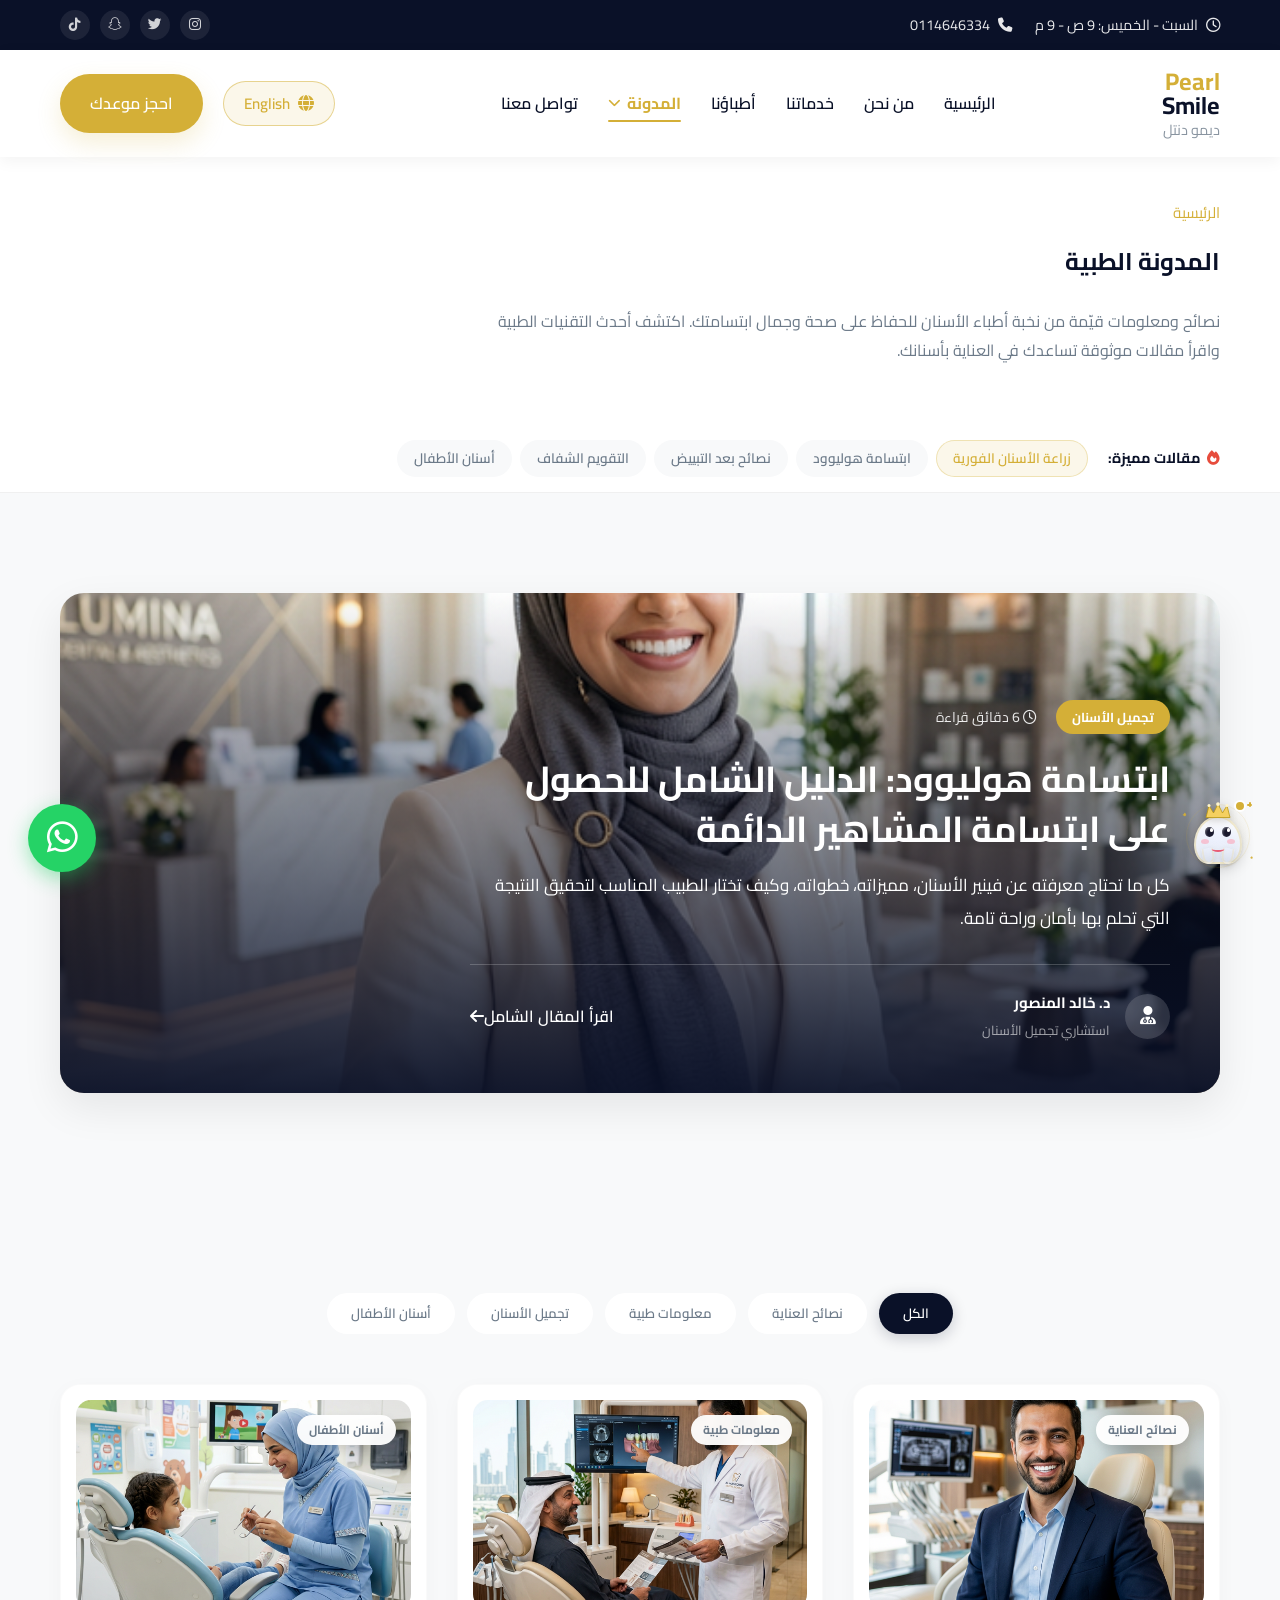
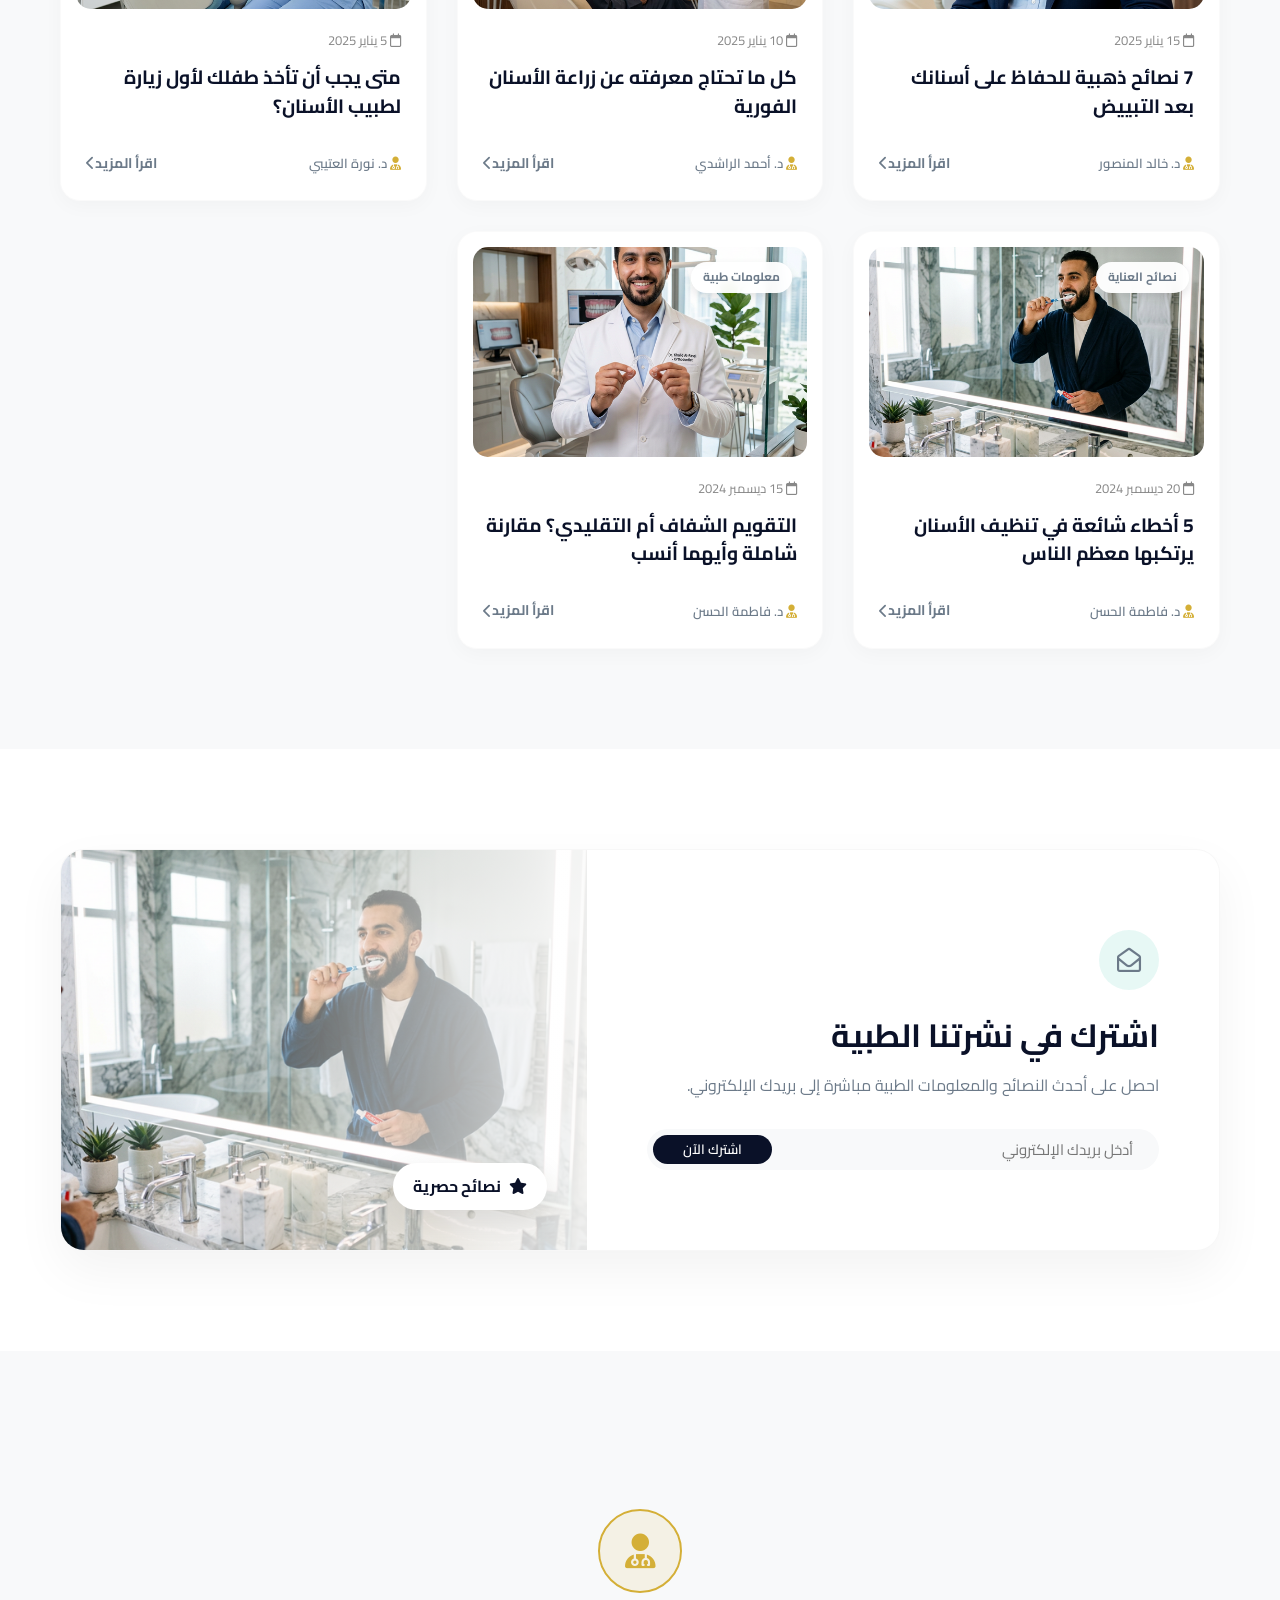
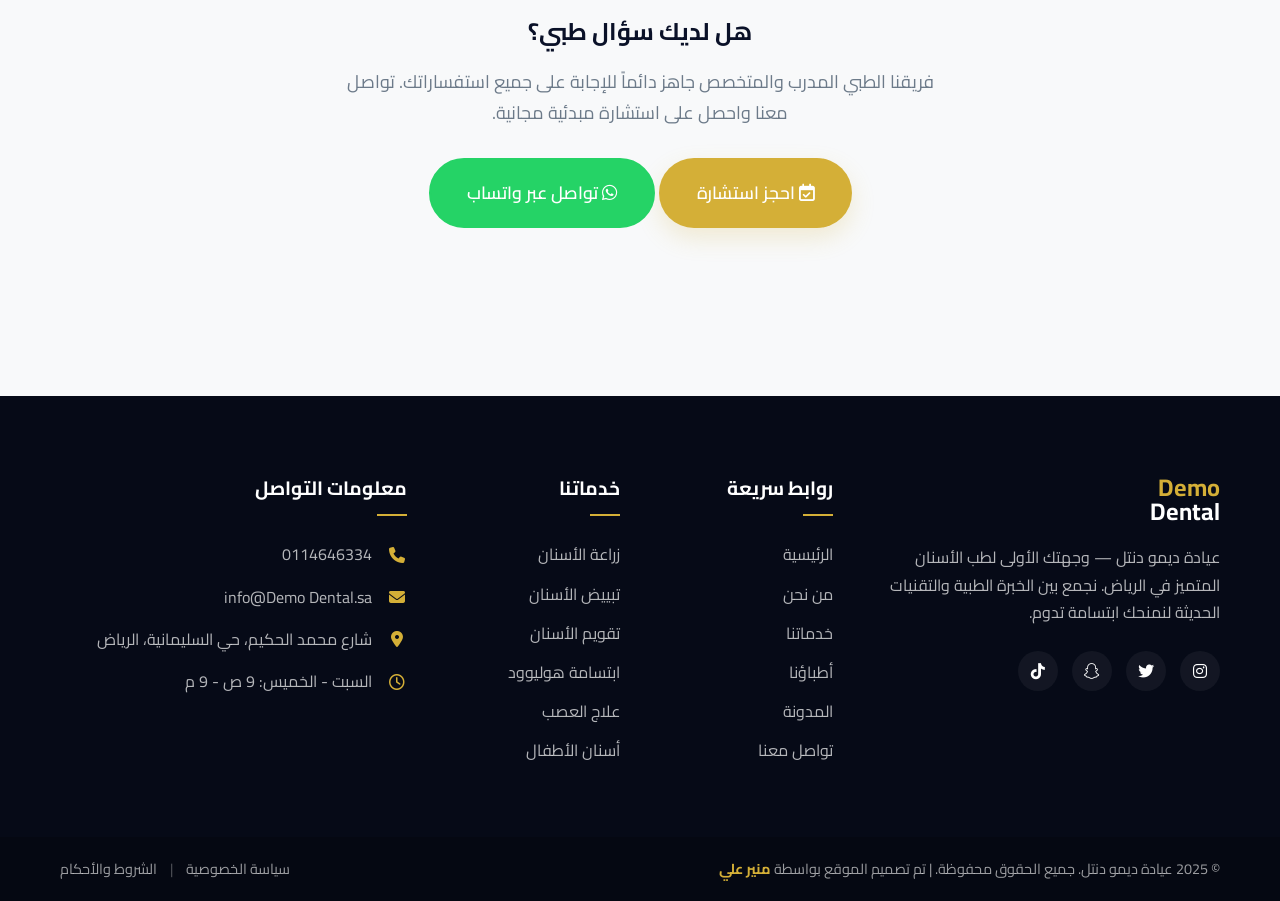
<file: blog.html>
<!DOCTYPE html>
<html lang="ar" dir="rtl">

<head>
    <meta charset="UTF-8">
    <meta name="viewport" content="width=device-width, initial-scale=1.0">
    <meta http-equiv="Content-Security-Policy" content="upgrade-insecure-requests">
    <title>مدونة طب الأسنان | عيادة ديمو دنتل الرياض — نصائح ومعلومات من أطبائنا</title>
    <meta name="description"
        content="اقرأ أحدث المقالات والنصائح حول صحة الأسنان من أطباء عيادة ديمو دنتل في الرياض. معلومات موثوقة عن زراعة الأسنان، التبييض، التقويم، العناية بأسنان الأطفال، والمزيد.">
    <meta name="keywords"
        content="مدونة أسنان, نصائح أسنان, معلومات طب أسنان, مقالات طبية أسنان, العناية بالأسنان, صحة الفم والأسنان, نصائح بعد زراعة الأسنان, تبييض الأسنان طبيعياً">

    <!-- Schema.org JSON-LD -->
    <script type="application/ld+json">
    {
      "@context": "https://schema.org",
      "@graph": [
        {
          "@type": "Blog",
          "name": "مدونة عيادة ديمو دنتل",
          "description": "نصائح طبية ومعلومات شاملة عن طب وصحة الأسنان في الرياض.",
          "publisher": {
            "@type": "Dentist",
            "name": "عيادة ديمو دنتل",
            "logo": {
              "@type": "ImageObject",
              "url": "https://Demo Dental.sa/img/logo.png"
            }
          }
        },
        {
          "@type": "BreadcrumbList",
          "itemListElement": [
            {
              "@type": "ListItem",
              "position": 1,
              "name": "الرئيسية",
              "item": "https://Demo Dental.sa/index.html"
            },
            {
              "@type": "ListItem",
              "position": 2,
              "name": "المدونة",
              "item": "https://Demo Dental.sa/blog.html"
            }
          ]
        }
      ]
    }
    </script>

    <!-- Open Graph Meta Tags -->
    <meta property="og:title" content="مدونة طب الأسنان | عيادة ديمو دنتل الرياض">
    <meta property="og:description"
        content="اقرأ أحدث المقالات والنصائح حول صحة الأسنان من أطباء عيادة ديمو دنتل في الرياض. معلومات طبية دقيقة بأسلوب سهل وواضح.">
    <meta property="og:url" content="https://Demo Dental.sa/blog.html">
    <meta property="og:type" content="website">

    <!-- Fonts -->
    <link rel="preconnect" href="https://fonts.googleapis.com">
    <link rel="preconnect" href="https://fonts.gstatic.com" crossorigin>
    <link href="https://fonts.googleapis.com/css2?family=Cairo:wght@400;600;700&display=swap" rel="stylesheet">

    <!-- Font Awesome -->
    <link rel="stylesheet" href="https://cdn.jsdelivr.net/npm/@fortawesome/fontawesome-free@6.4.0/css/all.min.css" crossorigin="anonymous">

    <!-- AOS.js CSS -->
    <link href="https://cdn.jsdelivr.net/npm/aos@2.3.4/dist/aos.css" rel="stylesheet">

    <!-- Custom CSS -->
    <link rel="stylesheet" href="css/style.css">
    <link rel="stylesheet" href="css/booking.css">
    <link rel="stylesheet" href="css/chatbot-widget.css">
    <link rel="stylesheet" href="css/announcement.css">
    <!-- Google Analytics 4 (GA4) -->
    <script async src="https://www.googletagmanager.com/gtag/js?id=G-GVRYBWPSYK"></script>
    <script>
      window.dataLayer = window.dataLayer || [];
      function gtag(){dataLayer.push(arguments);}
      gtag('js', new Date());
      gtag('config', 'G-GVRYBWPSYK');
    </script>
    <!-- GoatCounter -->
    <script data-goatcounter="https://demodental.goatcounter.com/count"
            async src="//gc.zgo.at/count.js"></script>
</head>

<body>

    <!-- A. Top Info Bar -->
    <div class="top-info-bar">
        <div class="container">
            <div class="info-content">
                <div class="info-left">
                    <span><i class="fa-regular fa-clock"></i> السبت - الخميس: 9 ص - 9 م</span>
                    <span><i class="fa-solid fa-phone"></i> 0114646334</span>
                </div>
                <div class="info-right social-icons">
                    
                    <a href="#" aria-label="Instagram"><i class="fa-brands fa-instagram"></i></a>
                    <a href="#" aria-label="Twitter"><i class="fa-brands fa-twitter"></i></a>
                    <a href="#" aria-label="Snapchat"><i class="fa-brands fa-snapchat"></i></a>
                    <a href="#" aria-label="TikTok"><i class="fa-brands fa-tiktok"></i></a>
                </div>
            </div>
        </div>
    </div>

    <!-- B. Sticky Header/Navigation — Solid variants for inner pages -->
    <header class="header header-inner-page" id="header">
        <div class="container header-container">
            <a href="index.html" class="logo">
                <span class="logo-gold">Pearl</span><span class="logo-white" style="color:var(--navy);">Smile</span>
                <span class="logo-ar" style="color:var(--text-gray);">ديمو دنتل</span>
            </a>

            <nav class="nav-menu" id="nav-menu">
                <ul class="nav-list">
                    <li><a href="index.html" class="nav-link">الرئيسية</a></li>
                    <li><a href="about.html" class="nav-link">من نحن</a></li>
                    <li><a href="services.html" class="nav-link">خدماتنا</a></li>
                    <li><a href="doctors.html" class="nav-link">أطباؤنا</a></li>
                    <li class="has-dropdown">
                        <a href="blog.html" class="nav-link active">المدونة <i class="fa-solid fa-chevron-down"></i></a>
                        <ul class="dropdown-menu">
                            <li><a href="blog-post-implants.html">دليل زراعة الأسنان</a></li>
                        </ul>
                    </li>
                    <li><a href="contact.html" class="nav-link">تواصل معنا</a></li>
                </ul>
            </nav>

            <div class="header-actions">
                <a href="blog-en.html" class="lang-switch">English</a>
                <a href="#booking" class="btn btn-primary btn-book-header">احجز موعدك</a>
                <button class="mobile-toggle" aria-label="Toggle Menu" id="mobile-toggle">
                    <i class="fa-solid fa-bars" style="color:var(--navy)"></i>
                </button>
            </div>
        </div>
        <div class="mobile-overlay" id="mobile-overlay"></div>
    </header>

    <main>

        <!-- ======================================================
             SECTION 1 — Premium Blog Header
        ====================================================== -->
        <section class="blog-hero-premium">
            <div class="blog-hero-pattern"></div>
            <div class="container text-center" style="position:relative; z-index:2;" data-aos="fade-up">
                <div class="page-breadcrumb justify-content-center mb-4">
                    <a href="index.html">الرئيسية</a> <i class="fa-solid fa-chevron-left"></i> <span
                        class="text-navy fw-bold">المدونة</span>
                </div>
                <h1 class="display-4 fw-bold text-navy mb-4">المدونة الطبية</h1>
                <p class="lead text-gray mx-auto" style="max-width: 750px; line-height: 1.8;">
                    نصائح ومعلومات قيّمة من نخبة أطباء الأسنان للحفاظ على صحة وجمال ابتسامتك.
                    اكتشف أحدث التقنيات الطبية واقرأ مقالات موثوقة تساعدك في العناية بأسنانك.
                </p>
            </div>
        </section>

        <!-- Blog Sub-Navigation -->
        <div class="blog-subnav">
            <div class="container">
                <div class="blog-subnav-inner">
                    <span class="blog-subnav-label"><i class="fa-solid fa-fire"></i> مقالات مميزة:</span>
                    <div class="blog-subnav-links">
                        <a href="blog-post-implants.html" class="blog-subnav-link active-subnav">زراعة الأسنان
                            الفورية</a>
                        <a href="blog-post-veneers.html" class="blog-subnav-link">ابتسامة هوليوود</a>
                        <a href="blog-post-whitening.html" class="blog-subnav-link">نصائح بعد التبييض</a>
                        <a href="blog-post-braces.html" class="blog-subnav-link">التقويم الشفاف</a>
                        <a href="blog-post-kids.html" class="blog-subnav-link">أسنان الأطفال</a>
                    </div>
                </div>
            </div>
        </div>

        <!-- ======================================================
             SECTION 2 — Cinematic Featured Article
        ====================================================== -->
        <section class="featured-post-premium section-padding bg-light">
            <div class="container">
                <div class="fp-wrapper" data-aos="fade-up" data-aos-duration="1000">
                    <img src="img/blog_veneers_v2.png" alt="ابتسامة هوليوود" class="fp-img">
                    <div class="fp-overlay"></div>

                    <div class="fp-content-box">
                        <div class="fp-meta mb-3">
                            <span class="badge-gold">تجميل الأسنان</span>
                            <span class="time-read"><i class="fa-regular fa-clock me-1"></i> 6 دقائق قراءة</span>
                        </div>
                        <h2 class="fp-title"><a href="blog-post-veneers.html">ابتسامة هوليوود: الدليل الشامل للحصول على
                                ابتسامة المشاهير الدائمة</a></h2>
                        <p class="fp-excerpt">كل ما تحتاج معرفته عن فينير الأسنان، مميزاته، خطواته، وكيف تختار الطبيب
                            المناسب لتحقيق النتيجة التي تحلم بها بأمان وراحة تامة.</p>

                        <div class="fp-footer">
                            <div class="fp-author">
                                <div class="avatar-icon"><i class="fa-solid fa-user-doctor"></i></div>
                                <div class="author-details">
                                    <strong>د. خالد المنصور</strong>
                                    <span>استشاري تجميل الأسنان</span>
                                </div>
                            </div>
                            <a href="blog-post-veneers.html" class="fp-btn-link">اقرأ المقال الشامل <i
                                    class="fa-solid fa-arrow-left ms-2"></i></a>
                        </div>
                    </div>
                </div>
            </div>
        </section>

        <!-- ======================================================
             SECTION 3 — Modern Blog Grid & Filters
        ====================================================== -->
        <section class="blog-grid-premium section-padding bg-light pt-0">
            <div class="container">
                <!-- Filters -->
                <div class="premium-filters mb-5" data-aos="fade-up">
                    <button class="p-filter-btn active" data-filter="all">الكل</button>
                    <button class="p-filter-btn" data-filter="tips">نصائح العناية</button>
                    <button class="p-filter-btn" data-filter="medical">معلومات طبية</button>
                    <button class="p-filter-btn" data-filter="cosmetic">تجميل الأسنان</button>
                    <button class="p-filter-btn" data-filter="kids">أسنان الأطفال</button>
                </div>

                <!-- Grid -->
                <div class="p-blog-grid">
                    <!-- Article 1 -->
                    <article class="p-blog-card blog-card" data-category="tips" data-aos="fade-up" data-aos-delay="100">
                        <div class="p-card-img-wrap">
                            <img src="img/blog_whitening_v2.png" alt="تبييض الأسنان" class="p-card-img">
                            <span class="p-card-tag">نصائح العناية</span>
                        </div>
                        <div class="p-card-content">
                            <div class="p-card-meta">
                                <span><i class="fa-regular fa-calendar me-1"></i> 15 يناير 2025</span>
                            </div>
                            <h3 class="p-card-title"><a href="blog-post-whitening.html">7 نصائح ذهبية للحفاظ على أسنانك
                                    بعد التبييض</a></h3>
                            <div class="p-card-divider"></div>
                            <div class="p-card-bottom">
                                <span class="p-card-author"><i class="fa-solid fa-user-md me-1"></i> د. خالد
                                    المنصور</span>
                                <a href="blog-post-whitening.html" class="p-card-read">اقرأ المزيد <i
                                        class="fa-solid fa-chevron-left ms-1"></i></a>
                            </div>
                        </div>
                    </article>

                    <!-- Article 2 -->
                    <article class="p-blog-card blog-card" data-category="medical" data-aos="fade-up"
                        data-aos-delay="200">
                        <div class="p-card-img-wrap">
                            <img src="img/blog_implant_v2.png" alt="زراعة الأسنان" class="p-card-img">
                            <span class="p-card-tag">معلومات طبية</span>
                        </div>
                        <div class="p-card-content">
                            <div class="p-card-meta">
                                <span><i class="fa-regular fa-calendar me-1"></i> 10 يناير 2025</span>
                            </div>
                            <h3 class="p-card-title"><a href="blog-post-implants.html">كل ما تحتاج معرفته عن زراعة
                                    الأسنان الفورية</a></h3>
                            <div class="p-card-divider"></div>
                            <div class="p-card-bottom">
                                <span class="p-card-author"><i class="fa-solid fa-user-md me-1"></i> د. أحمد
                                    الراشدي</span>
                                <a href="blog-post-implants.html" class="p-card-read">اقرأ المزيد <i
                                        class="fa-solid fa-chevron-left ms-1"></i></a>
                            </div>
                        </div>
                    </article>

                    <!-- Article 3 -->
                    <article class="p-blog-card blog-card" data-category="kids" data-aos="fade-up" data-aos-delay="300">
                        <div class="p-card-img-wrap">
                            <img src="img/blog_kids_v2.png" alt="أسنان الأطفال" class="p-card-img">
                            <span class="p-card-tag">أسنان الأطفال</span>
                        </div>
                        <div class="p-card-content">
                            <div class="p-card-meta">
                                <span><i class="fa-regular fa-calendar me-1"></i> 5 يناير 2025</span>
                            </div>
                            <h3 class="p-card-title"><a href="blog-post-kids.html">متى يجب أن تأخذ طفلك لأول زيارة لطبيب
                                    الأسنان؟</a></h3>
                            <div class="p-card-divider"></div>
                            <div class="p-card-bottom">
                                <span class="p-card-author"><i class="fa-solid fa-user-md me-1"></i> د. نورة
                                    العتيبي</span>
                                <a href="blog-post-kids.html" class="p-card-read">اقرأ المزيد <i
                                        class="fa-solid fa-chevron-left ms-1"></i></a>
                            </div>
                        </div>
                    </article>

                    <!-- Article 4 -->
                    <article class="p-blog-card blog-card" data-category="tips" data-aos="fade-up" data-aos-delay="400">
                        <div class="p-card-img-wrap">
                            <img src="img/blog_brushing_v2.png" alt="تنظيف الأسنان" class="p-card-img">
                            <span class="p-card-tag">نصائح العناية</span>
                        </div>
                        <div class="p-card-content">
                            <div class="p-card-meta">
                                <span><i class="fa-regular fa-calendar me-1"></i> 20 ديسمبر 2024</span>
                            </div>
                            <h3 class="p-card-title"><a href="blog-post-brushing.html">5 أخطاء شائعة في تنظيف الأسنان
                                    يرتكبها معظم الناس</a></h3>
                            <div class="p-card-divider"></div>
                            <div class="p-card-bottom">
                                <span class="p-card-author"><i class="fa-solid fa-user-md me-1"></i> د. فاطمة
                                    الحسن</span>
                                <a href="blog-post-brushing.html" class="p-card-read">اقرأ المزيد <i
                                        class="fa-solid fa-chevron-left ms-1"></i></a>
                            </div>
                        </div>
                    </article>

                    <!-- Article 5 -->
                    <article class="p-blog-card blog-card" data-category="medical" data-aos="fade-up"
                        data-aos-delay="500">
                        <div class="p-card-img-wrap">
                            <img src="img/blog_braces_v2.png" alt="التقويم الشفاف" class="p-card-img">
                            <span class="p-card-tag">معلومات طبية</span>
                        </div>
                        <div class="p-card-content">
                            <div class="p-card-meta">
                                <span><i class="fa-regular fa-calendar me-1"></i> 15 ديسمبر 2024</span>
                            </div>
                            <h3 class="p-card-title"><a href="blog-post-braces.html">التقويم الشفاف أم التقليدي؟ مقارنة
                                    شاملة وأيهما أنسب</a></h3>
                            <div class="p-card-divider"></div>
                            <div class="p-card-bottom">
                                <span class="p-card-author"><i class="fa-solid fa-user-md me-1"></i> د. فاطمة
                                    الحسن</span>
                                <a href="blog-post-braces.html" class="p-card-read">اقرأ المزيد <i
                                        class="fa-solid fa-chevron-left ms-1"></i></a>
                            </div>
                        </div>
                    </article>
                </div>
            </div>
        </section>

        <!-- ======================================================
             SECTION 4 — Elite Newsletter
        ====================================================== -->
        <section class="elite-newsletter-section section-padding">
            <div class="container">
                <div class="elite-nl-box shadow-lg" data-aos="zoom-in">
                    <div class="enl-grid">
                        <div class="enl-content">
                            <div class="enl-icon"><i class="fa-regular fa-envelope-open"></i></div>
                            <h2 class="enl-title">اشترك في نشرتنا الطبية</h2>
                            <p class="enl-desc">احصل على أحدث النصائح والمعلومات الطبية مباشرة إلى بريدك الإلكتروني.</p>

                            <form id="newsletterForm" class="enl-form" novalidate>
                                <div class="enl-input-group">
                                    <input type="email" id="subscriberEmail" placeholder="أدخل بريدك الإلكتروني"
                                        required dir="rtl">
                                    <button type="submit" class="enl-submit ns-submit">اشترك الآن</button>
                                </div>
                                <span class="error-message ns-error mt-2 text-danger small"
                                    style="display:none; text-align:right;">الرجاء إدخال بريد إلكتروني صحيح</span>
                            </form>
                            <div id="newsletterSuccess" class="ns-success hidden mt-3 p-3 text-center w-100"
                                style="background:rgba(46,204,113,0.1); border:1px solid #2ecc71; color:#2ecc71; border-radius:10px;">
                                <i class="fa-solid fa-check-circle me-2"></i> شكراً! تم تسجيلك بنجاح
                            </div>
                        </div>
                        <div class="enl-image-side">
                            <div class="enl-overlay"></div>
                            <div class="enl-floating-badge">
                                <i class="fa-solid fa-star text-warning me-2"></i> نصائح حصرية
                            </div>
                        </div>
                    </div>
                </div>
            </div>
        </section>

        <!-- ======================================================
             SECTION 5 — Final CTA Section
        ====================================================== -->
        <section class="blog-cta-premium section-padding">
            <div class="container">
                <div class="blog-cta-card bg-white shadow-sm text-center" data-aos="fade-up">
                    <div class="cta-pulse-icon no-animation"><i class="fa-solid fa-user-doctor"></i></div>
                    <h2 class="display-5 text-navy fw-bold mb-3">هل لديك سؤال طبي؟</h2>
                    <p class="text-gray mb-4 mx-auto" style="max-width:600px; font-size:18px; text-align: center !important; margin-left: auto !important; margin-right: auto !important;">
                        فريقنا الطبي المدرب والمتخصص جاهز دائماً للإجابة على جميع استفساراتك. تواصل معنا واحصل على
                        استشارة مبدئية مجانية.
                    </p>
                    <div class="d-flex justify-content-center gap-3 flex-wrap">
                        <a href="contact.html" class="btn btn-primary btn-large px-5 py-3 rounded-pill fw-bold">
                            <i class="fa-regular fa-calendar-check me-2"></i> احجز استشارة
                        </a>
                        <a href="https://wa.me/9665XXXXXXXX"
                            class="btn btn-whatsapp btn-large px-5 py-3 rounded-pill fw-bold" target="_blank"
                            rel="noopener noreferrer">
                            <i class="fa-brands fa-whatsapp me-2"></i> تواصل عبر واتساب
                        </a>
                    </div>
                </div>
            </div>
        </section>

    </main>

    <!-- D. Footer -->
    <footer class="footer">
        <div class="container">
            <div class="footer-grid">
                <div class="footer-col about-col">
                    <a href="index.html" class="logo footer-logo">
                        <span class="logo-gold">Demo</span><span class="logo-white">Dental</span>
                    </a>
                    <p>عيادة ديمو دنتل — وجهتك الأولى لطب الأسنان المتميز في الرياض. نجمع بين الخبرة الطبية
                        والتقنيات
                        الحديثة لنمنحك ابتسامة تدوم.</p>
                    <div class="social-icons footer-social">
                        <a href="#" aria-label="Instagram"><i class="fa-brands fa-instagram"></i></a>
                        <a href="#" aria-label="Twitter"><i class="fa-brands fa-twitter"></i></a>
                        <a href="#" aria-label="Snapchat"><i class="fa-brands fa-snapchat"></i></a>
                        <a href="#" aria-label="TikTok"><i class="fa-brands fa-tiktok"></i></a>
                    </div>
                </div>

                <div class="footer-col links-col">
                    <h3>روابط سريعة</h3>
                    <ul>
                        <li><a href="index.html">الرئيسية</a></li>
                        <li><a href="about.html">من نحن</a></li>
                        <li><a href="services.html">خدماتنا</a></li>
                        <li><a href="doctors.html">أطباؤنا</a></li>
                        <li><a href="blog.html">المدونة</a></li>
                        <li><a href="contact.html">تواصل معنا</a></li>
                    </ul>
                </div>

                <div class="footer-col links-col">
                    <h3>خدماتنا</h3>
                    <ul>
                        <li><a href="services.html#service-implants">زراعة الأسنان</a></li>
                        <li><a href="services.html#service-whitening">تبييض الأسنان</a></li>
                        <li><a href="services.html#service-orthodontics">تقويم الأسنان</a></li>
                        <li><a href="services.html#service-veneers">ابتسامة هوليوود</a></li>
                        <li><a href="services.html#service-endodontics">علاج العصب</a></li>
                        <li><a href="services.html#service-pediatric">أسنان الأطفال</a></li>
                    </ul>
                </div>

                <div class="footer-col contact-col">
                    <h3>معلومات التواصل</h3>
                    <ul class="contact-info-list">
                        <li><i class="fa-solid fa-phone"></i> <a href="tel:0114646334" dir="ltr">0114646334</a></li>
                        <li><i class="fa-solid fa-envelope"></i> <a
                                href="mailto:info@Demo Dental.sa">info@Demo Dental.sa</a></li>
                        <li><i class="fa-solid fa-location-dot"></i> شارع محمد الحكيم، حي السليمانية، الرياض</li>
                        <li><i class="fa-regular fa-clock"></i> السبت - الخميس: 9 ص - 9 م</li>
                    </ul>
                </div>
            </div>
        </div>

        <div class="footer-bottom">
            <div class="container bottom-flex">
                <p>&copy; 2025 عيادة ديمو دنتل. جميع الحقوق محفوظة. | تم تصميم الموقع بواسطة <a
                        href="https://api.whatsapp.com/send/?phone=967771491931&text&type=phone_number&app_absent=0"
                        target="_blank" rel="noopener noreferrer"
                        style="color: var(--gold); text-decoration: none; font-weight: bold;">منير علي</a></p>
                <div class="legal-links">
                    <a href="#">سياسة الخصوصية</a>
                    <span class="separator">|</span>
                    <a href="#">الشروط والأحكام</a>
                </div>
            </div>
        </div>
    </footer>

    <!-- E. Floating WhatsApp Button -->
    <a href="https://wa.me/9665XXXXXXXX" class="floating-wa" target="_blank" rel="noopener noreferrer"
        aria-label="تواصل عبر واتساب">
        <i class="fa-brands fa-whatsapp"></i>
    </a>

    <!-- F. Back to Top Button -->
    <button class="back-to-top" id="backToTop" aria-label="العودة للأعلى">
        <i class="fa-solid fa-chevron-up"></i>
    </button>

    <!-- Scripts -->
    <script src="https://cdn.jsdelivr.net/npm/aos@2.3.4/dist/aos.js"
        crossorigin="anonymous"></script>
    <script src="js/main.js"></script>
    <script src="js/popup.js" defer></script>
    <script src="js/booking.js" defer></script>
    <script src="js/chatbot.js" defer></script>
    <script src="js/announcement.js" defer></script>
</body>

</html>
</file>
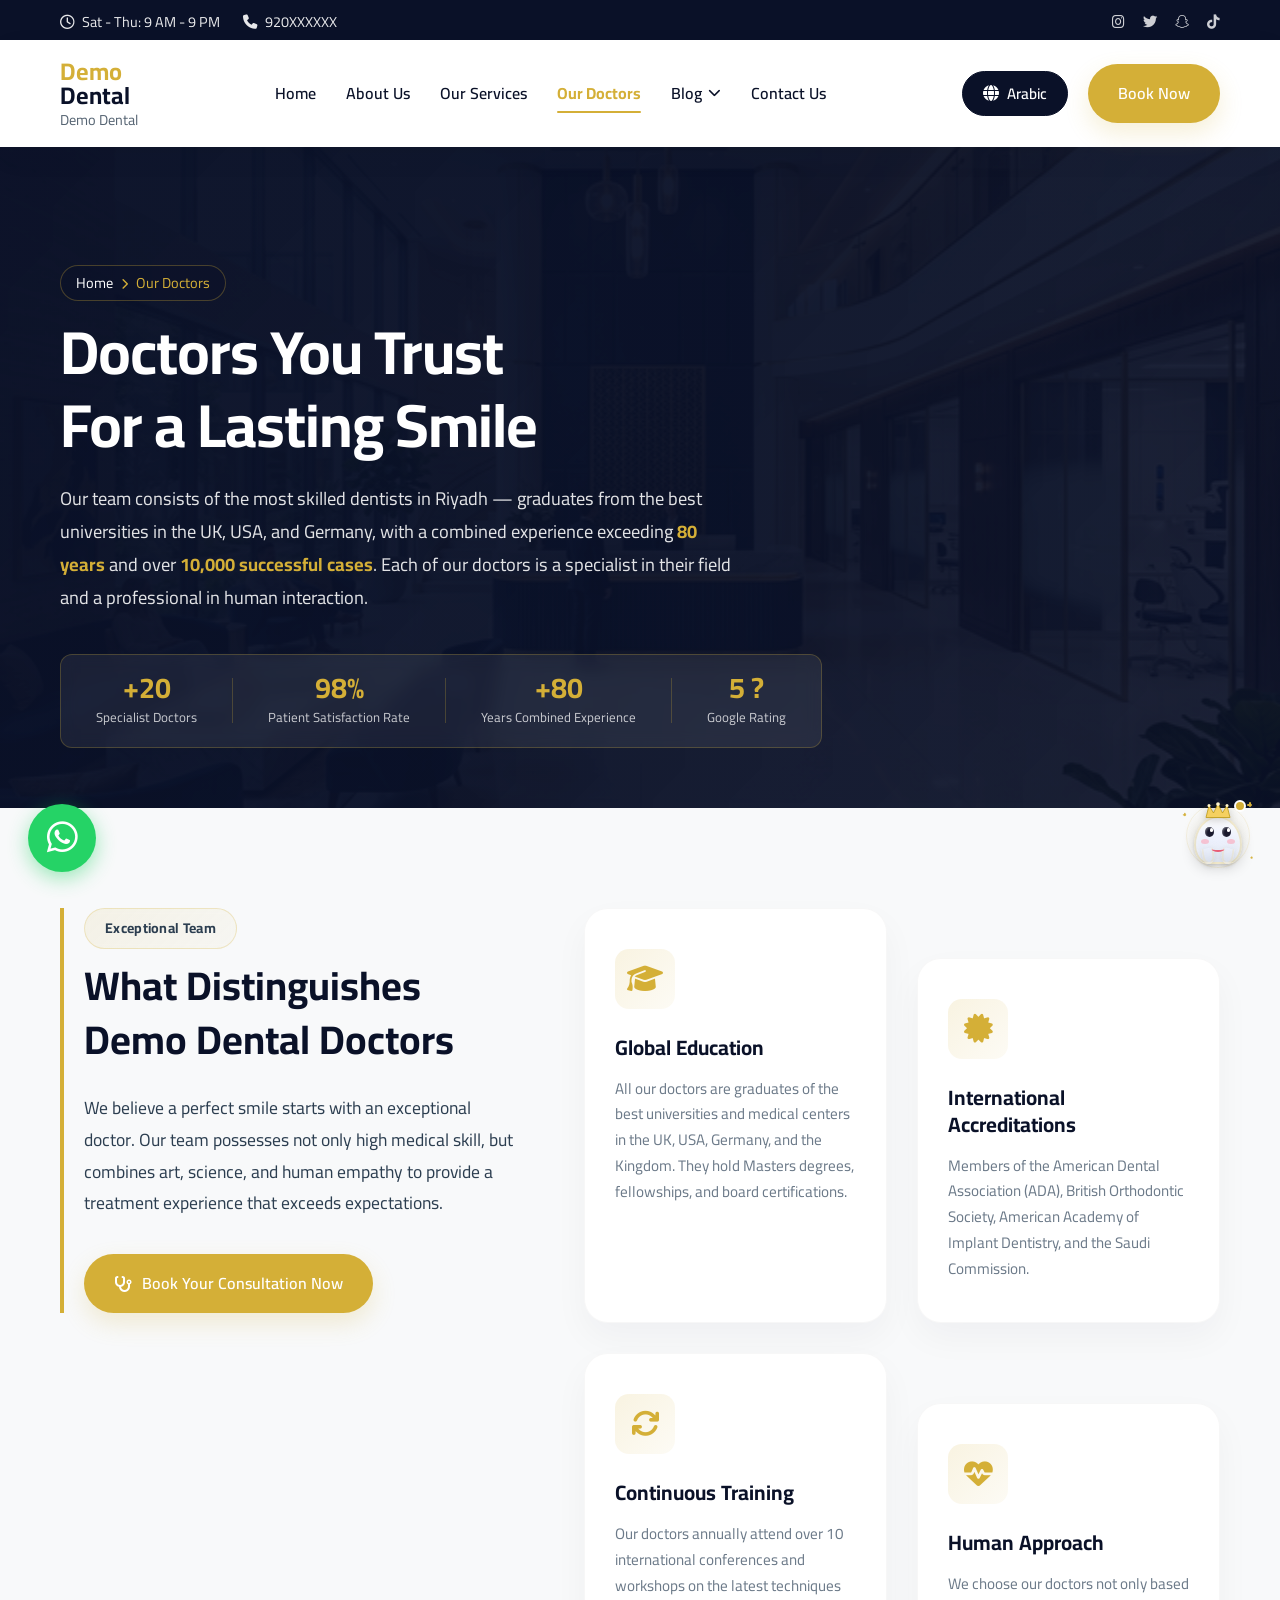
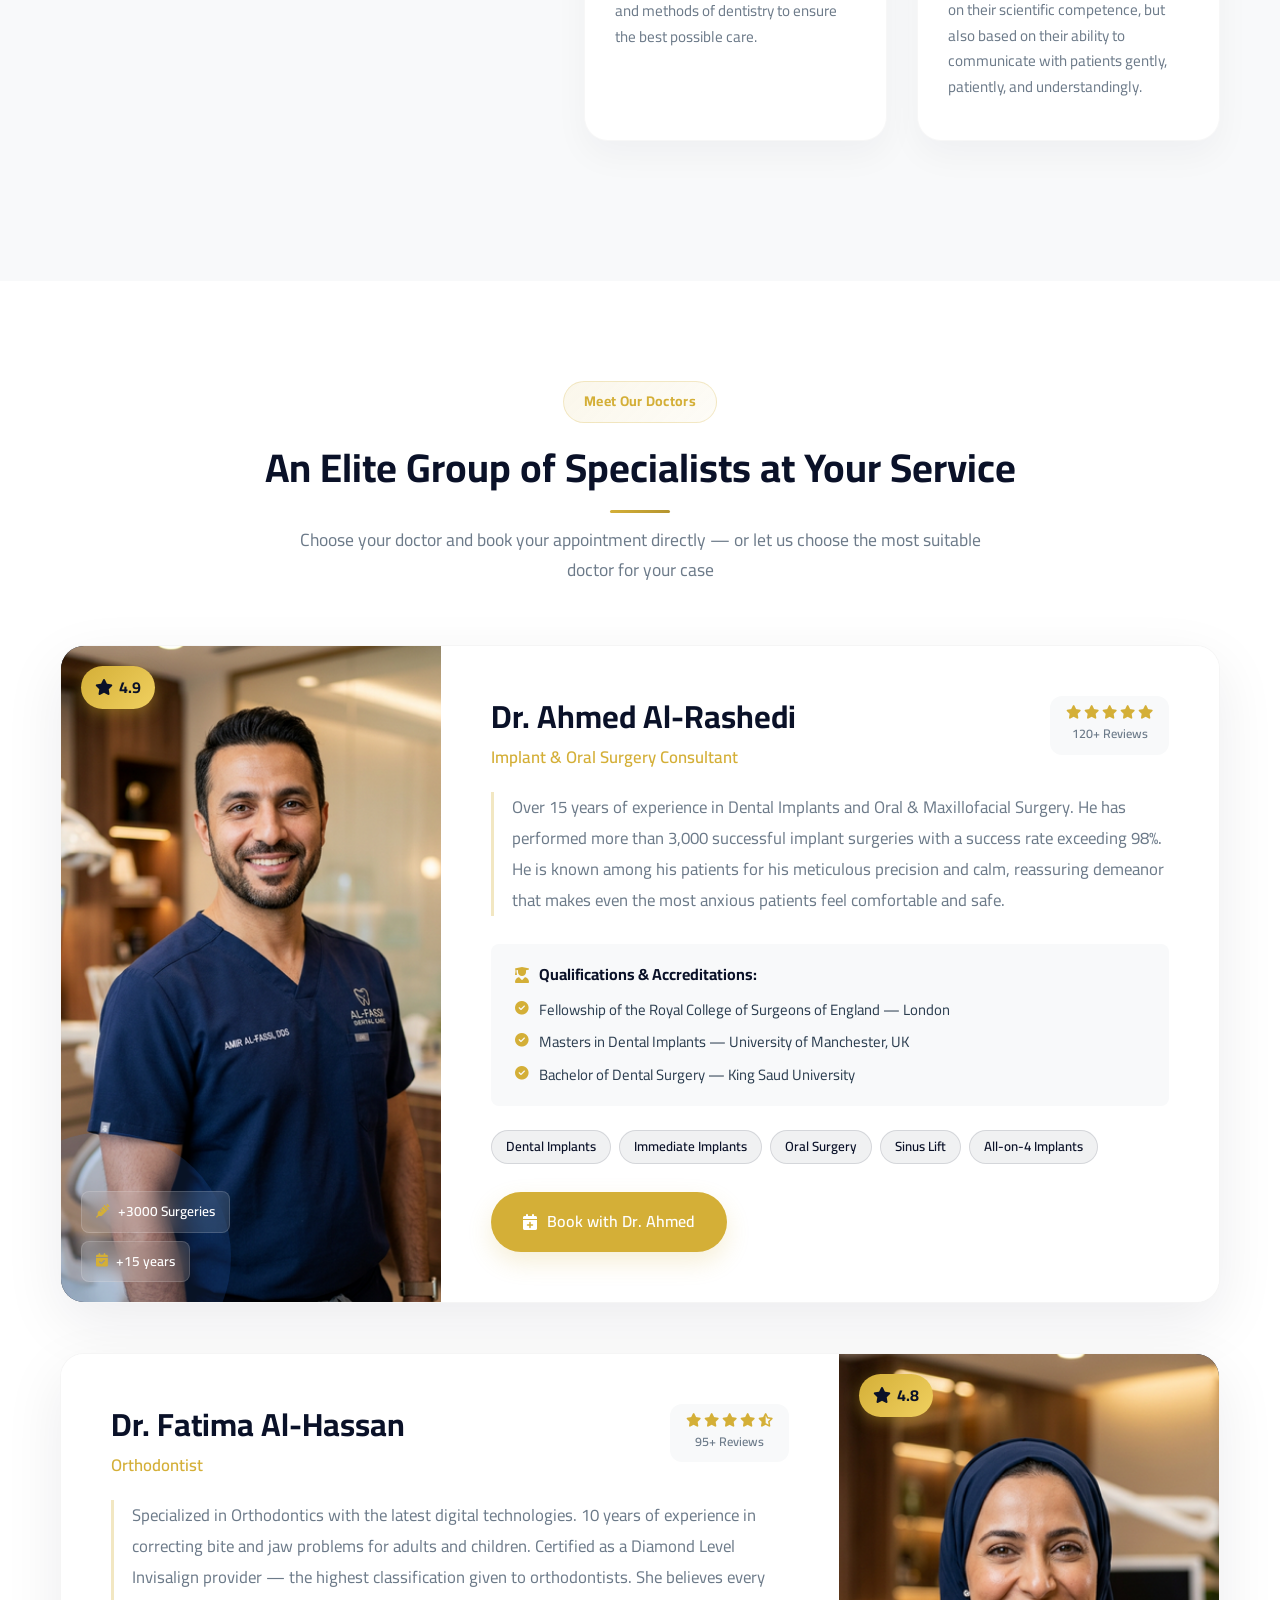
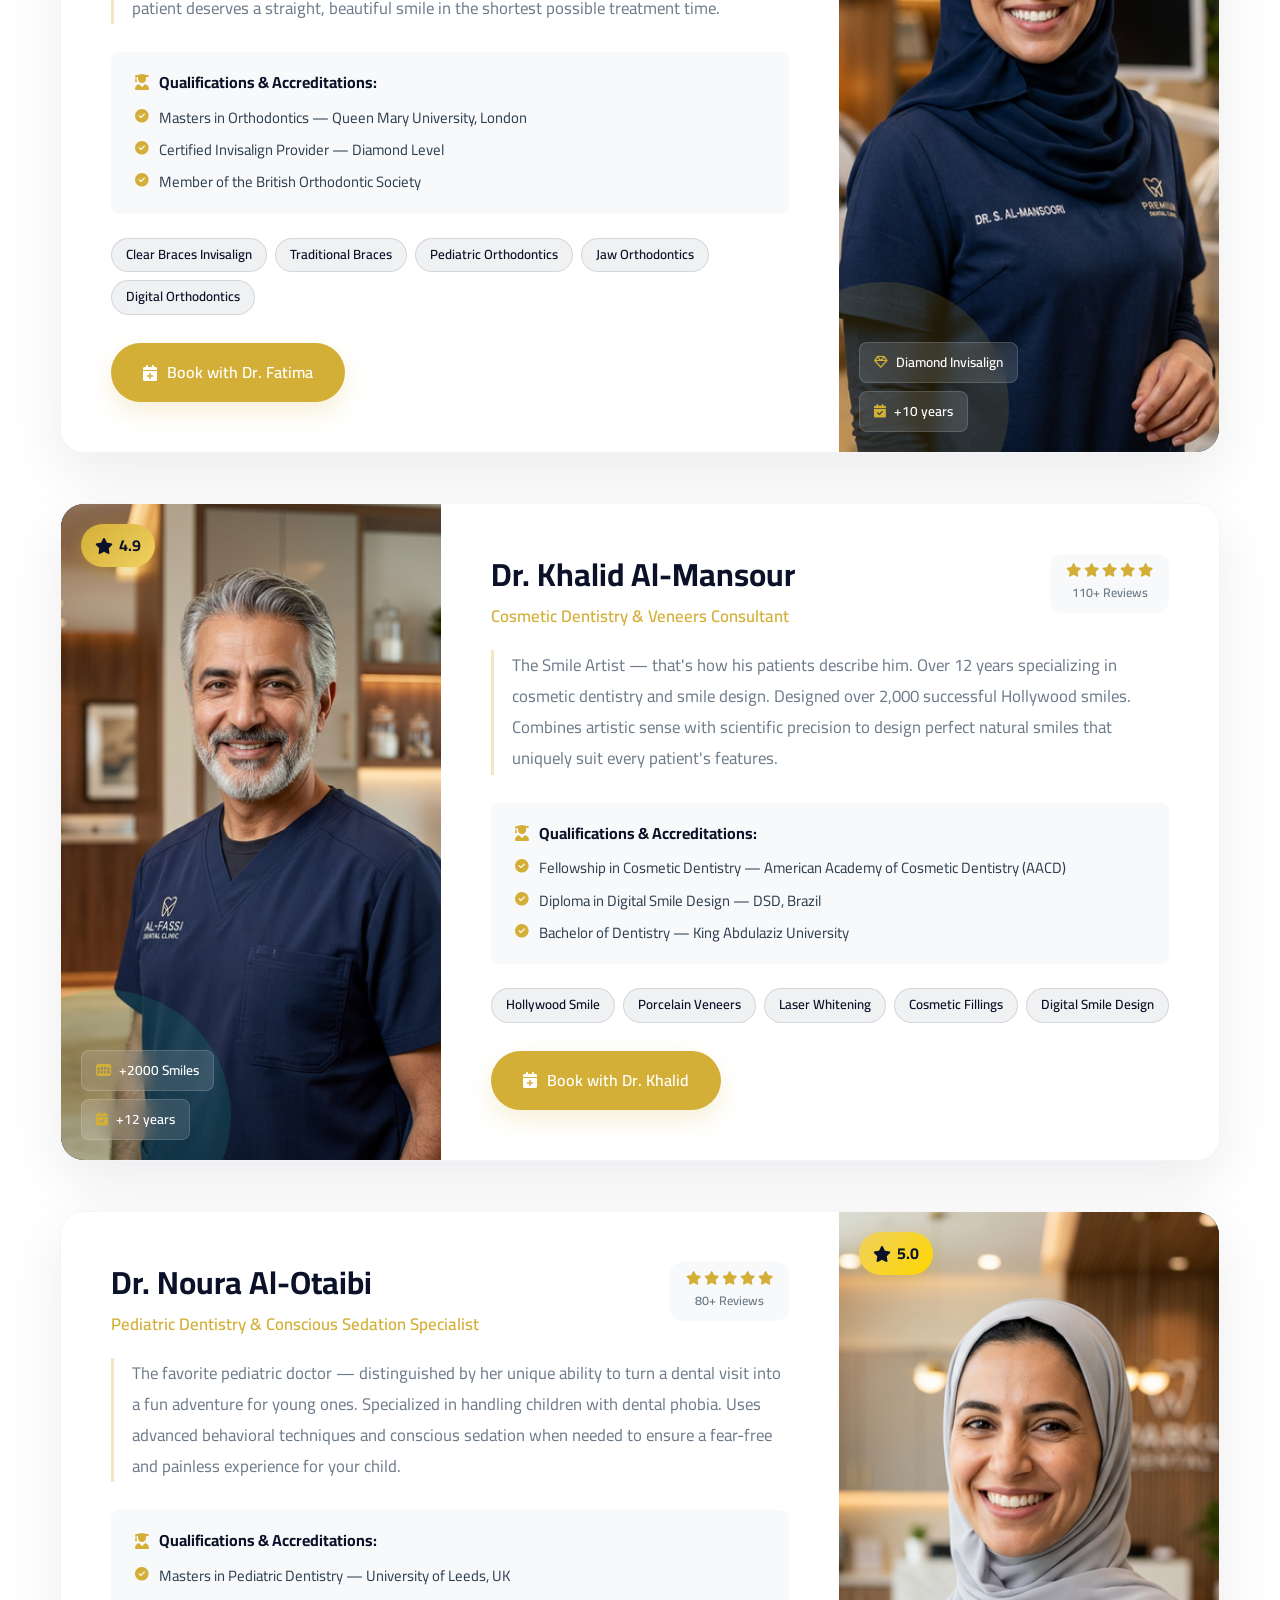
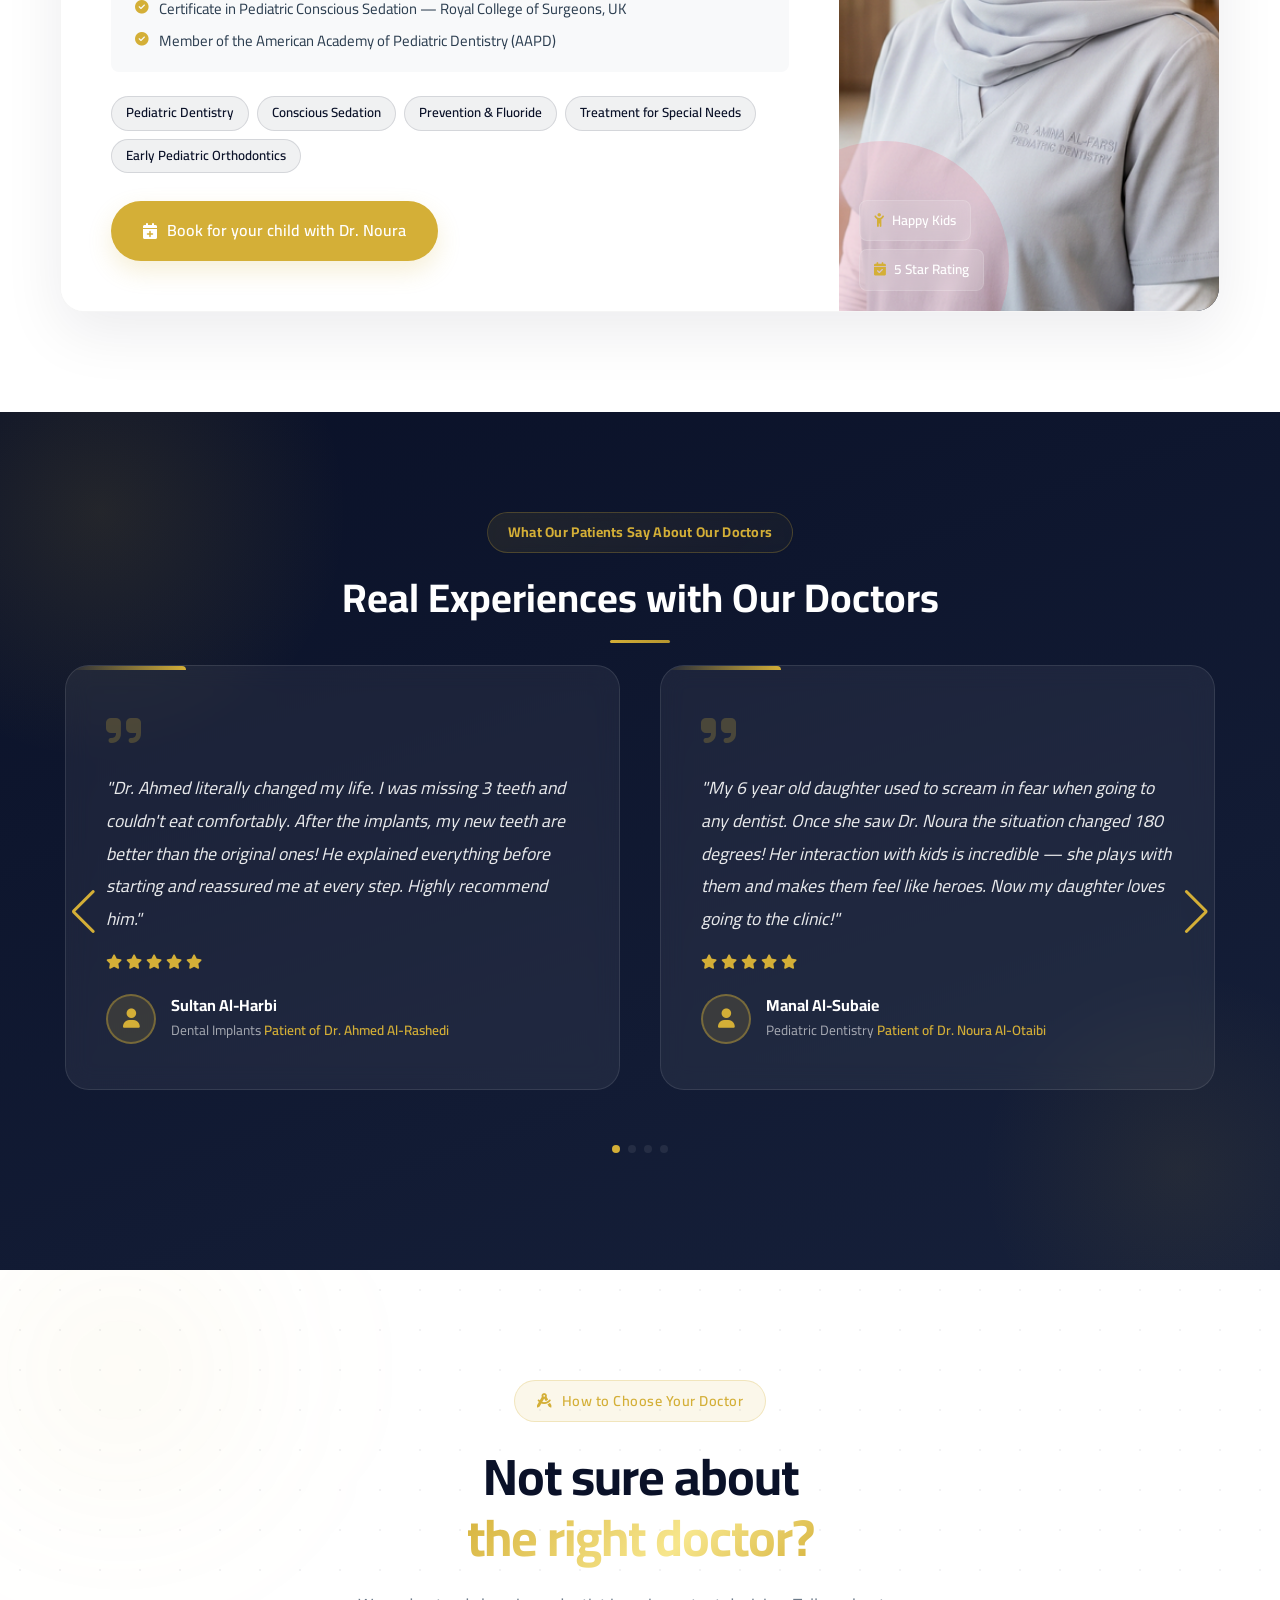
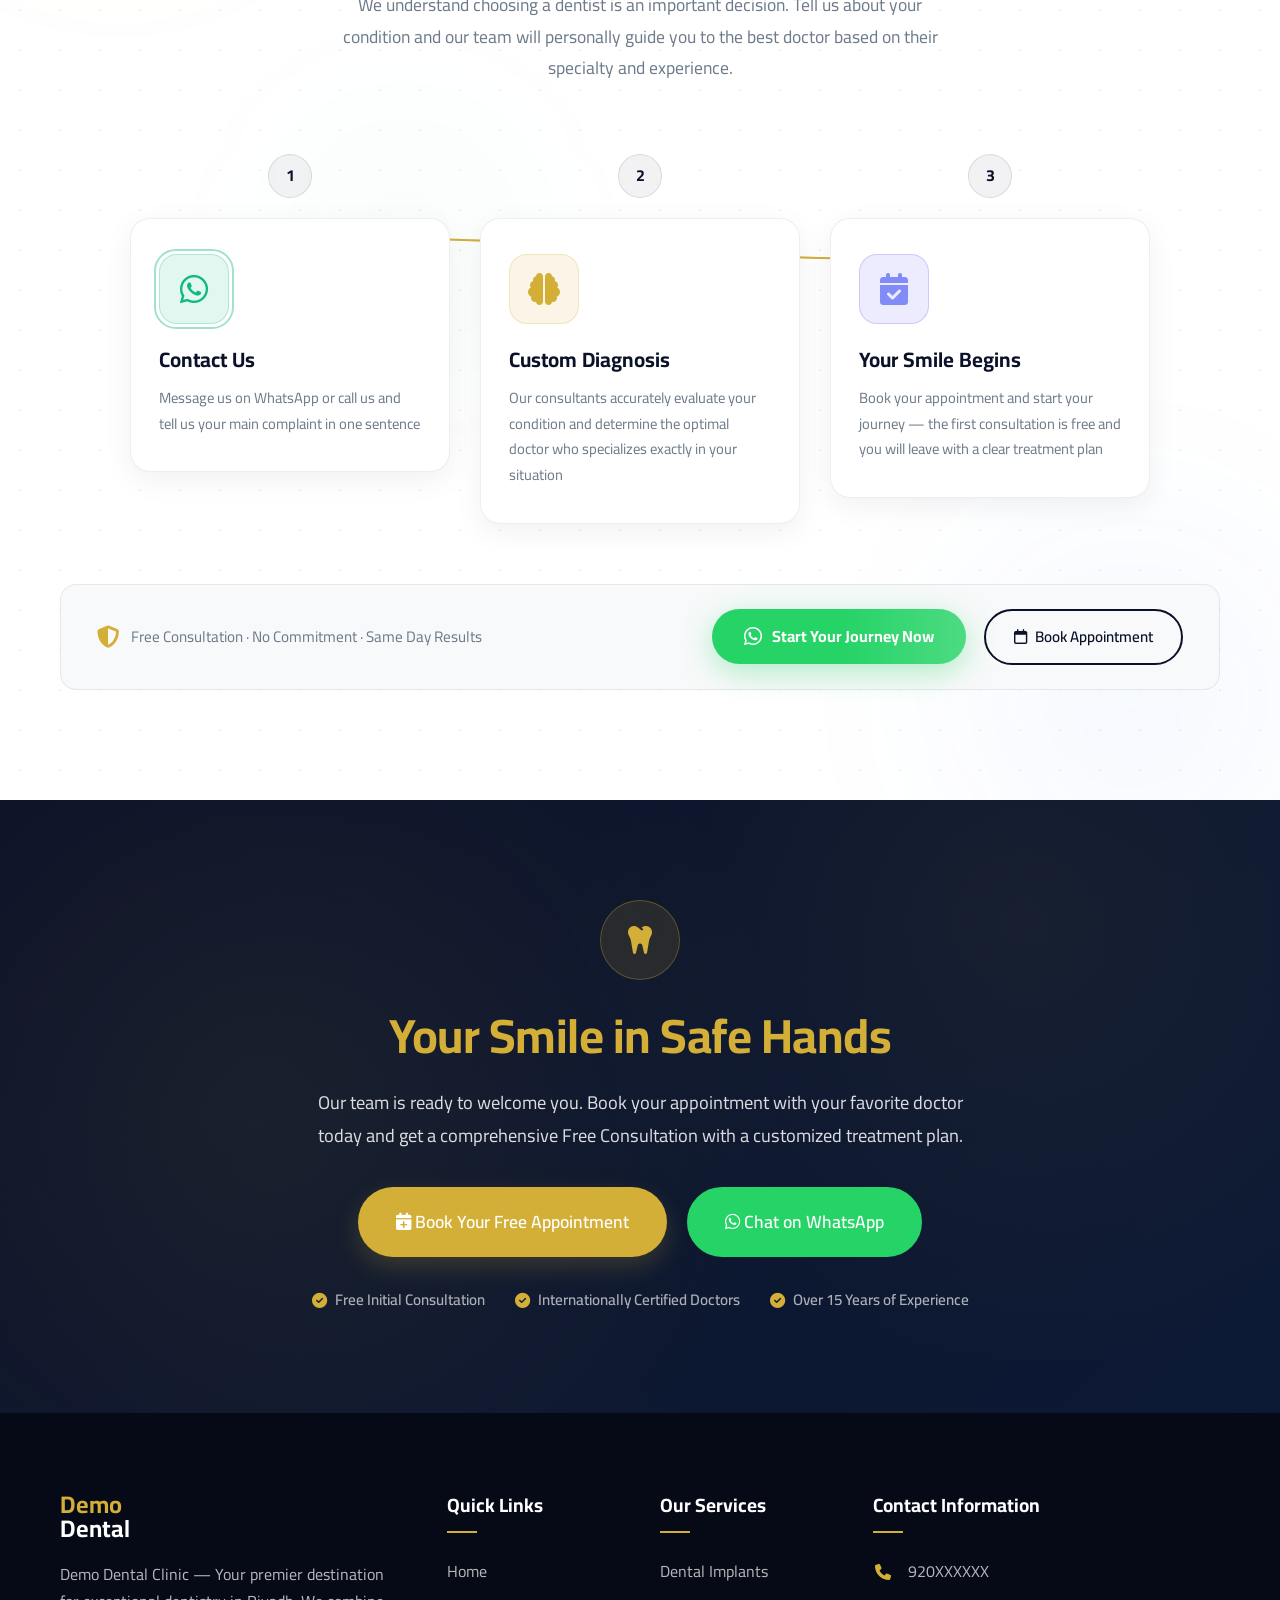
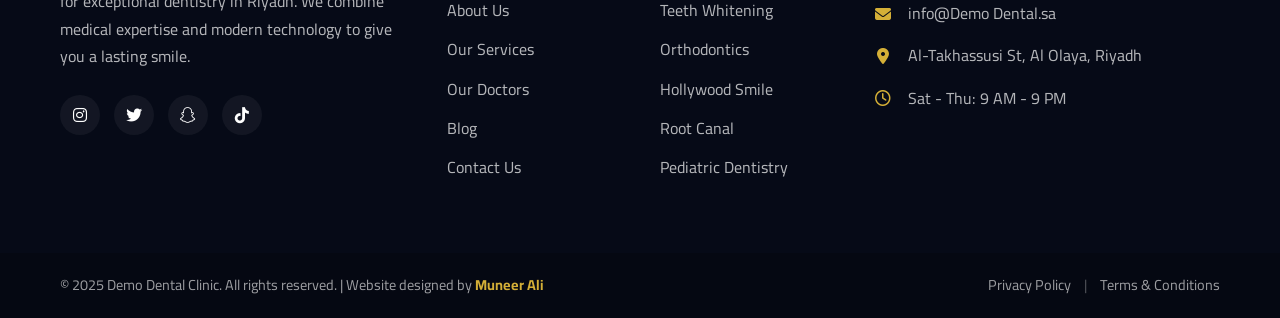
<file: doctors-en.html>
<!DOCTYPE html>
<html lang="en" dir="ltr">

<head>
    <meta charset="UTF-8">
    <meta name="viewport" content="width=device-width, initial-scale=1.0">
    <meta http-equiv="Content-Security-Policy" content="upgrade-insecure-requests">
    <title>Dentists in Riyadh | Demo Dental Clinic Team — Certified Consultants &amp; Specialists</title>
    <meta name="description"
        content="Meet the doctors of Demo Dental Clinic in Riyadh — Over 20 specialist dentists from top international universities. Consultants in implants, orthodontics, cosmetics, and Pediatric Dentistry. Book with your doctor now.">
    <meta name="keywords"
        content="dentists Riyadh, best dentist in Riyadh, dental implant consultant Riyadh, orthodontist, pediatric dentist Riyadh, dentist Al Olaya, cosmetic dentist Riyadh">

    <!-- Open Graph Meta Tags -->
    <meta property="og:title" content="Dentists in Riyadh | Demo Dental Clinic Team">
    <meta property="og:description"
        content="Meet Demo Dental Clinic's dental team in Riyadh — elite certified consultants and specialists to ensure the best smile for you.">
    <meta property="og:type" content="website">
    <meta property="og:url" content="https://Demo Dental.sa/doctors.html">
    <meta property="og:image" content="https://Demo Dental.sa/img/og-doctors.jpg">
    <meta property="og:locale" content="ar_SA">

    <!-- Schema.org JSON-LD: MedicalBusiness with Physicians -->
    <script type="application/ld+json">
    {
      "@context": "https://schema.org",
      "@type": "MedicalBusiness",
      "name": "Demo Dental Dental Clinic",
      "url": "https://Demo Dental.sa",
      "logo": "https://Demo Dental.sa/img/logo.png",
      "image": "https://Demo Dental.sa/img/hero_bg_1772314136524.png",
      "description": "Demo Dental Dental Clinic in Riyadh — an elite group of the most skilled dentists in the Kingdom.",
      "telephone": "920XXXXXX",
      "address": {
        "@type": "PostalAddress",
        "streetAddress": "Al-Takhassusi St, Al Olaya",
        "addressLocality": "Riyadh",
        "addressCountry": "SA"
      },
      "medicalSpecialty": ["Dentistry", "OralSurgery", "Orthodontics", "Endodontics", "Pediatric Dentistry"],
      "employee": [
        {
          "@type": "Physician",
          "name": "Dr. Ahmed Al-Rashedi",
          "jobTitle": "Dental Implant & Oral Surgery Consultant",
          "medicalSpecialty": "Oral Surgery",
          "alumniOf": "University of Manchester"
        },
        {
          "@type": "Physician",
          "name": "Dr. Fatima Al-Hassan",
          "jobTitle": "Orthodontist",
          "medicalSpecialty": "Orthodontics",
          "alumniOf": "Queen Mary University, London"
        },
        {
          "@type": "Physician",
          "name": "Dr. Khalid Al-Mansour",
          "jobTitle": "Cosmetic Dentistry & Veneers Consultant",
          "medicalSpecialty": "Cosmetic Dentistry",
          "alumniOf": "King Abdulaziz University"
        },
        {
          "@type": "Physician",
          "name": "Dr. Noura Al-Otaibi",
          "jobTitle": "Pediatric Dentistry & Conscious Sedation Specialist",
          "medicalSpecialty": "Pediatric Dentistry",
          "alumniOf": "University of Leeds"
        }
      ]
    }
    </script>

    <!-- Schema.org JSON-LD: BreadcrumbList -->
    <script type="application/ld+json">
    {
      "@context": "https://schema.org",
      "@type": "BreadcrumbList",
      "itemListElement": [{
        "@type": "ListItem",
        "position": 1,
        "name": "Home",
        "item": "https://Demo Dental.sa/index.html"
      },{
        "@type": "ListItem",
        "position": 2,
        "name": "Our Doctors",
        "item": "https://Demo Dental.sa/doctors.html"
      }]
    }
    </script>

    <!-- Fonts -->
    <link rel="preconnect" href="https://fonts.googleapis.com">
    <link rel="preconnect" href="https://fonts.gstatic.com" crossorigin>
    <link href="https://fonts.googleapis.com/css2?family=Cairo:wght@400;600;700&display=swap" rel="stylesheet">

    <!-- Font Awesome -->
    <link rel="stylesheet" href="https://cdn.jsdelivr.net/npm/@fortawesome/fontawesome-free@6.4.0/css/all.min.css" crossorigin="anonymous">

    <!-- AOS.js CSS -->
    <link href="https://cdn.jsdelivr.net/npm/aos@2.3.4/dist/aos.css" rel="stylesheet">

    <!-- Swiper.js CSS -->
    <link rel="stylesheet" href="https://cdn.jsdelivr.net/npm/swiper@10/swiper-bundle.min.css">

    <!-- Custom CSS -->
    <link rel="stylesheet" href="css/style-en.css">
    <link rel="stylesheet" href="css/booking.css">
    <link rel="stylesheet" href="css/chatbot-widget.css">
    <!-- Google Analytics 4 (GA4) -->
    <script async src="https://www.googletagmanager.com/gtag/js?id=G-GVRYBWPSYK"></script>
    <script>
      window.dataLayer = window.dataLayer || [];
      function gtag(){dataLayer.push(arguments);}
      gtag('js', new Date());
      gtag('config', 'G-GVRYBWPSYK');
    </script>
    <!-- GoatCounter -->
    <script data-goatcounter="https://demodental.goatcounter.com/count"
            async src="//gc.zgo.at/count.js"></script>
</head>

<body>

    <!-- A. Top Info Bar -->
    <div class="top-info-bar">
        <div class="container">
            <div class="info-content">
                <div class="info-left">
                    <span><i class="fa-regular fa-clock"></i> Sat - Thu: 9 AM - 9 PM</span>
                    <span><i class="fa-solid fa-phone"></i> 920XXXXXX</span>
                </div>
                <div class="info-right social-icons">
                    <a href="#" aria-label="Instagram"><i class="fa-brands fa-instagram"></i></a>
                    <a href="#" aria-label="Twitter"><i class="fa-brands fa-twitter"></i></a>
                    <a href="#" aria-label="Snapchat"><i class="fa-brands fa-snapchat"></i></a>
                    <a href="#" aria-label="TikTok"><i class="fa-brands fa-tiktok"></i></a>
                </div>
            </div>
        </div>
    </div>

    <!-- B. Sticky Header/Navigation — Inner Page Style -->
    <header class="header inner-page-header" id="header">
        <div class="container header-container">
            <a href="index-en-en.html" class="logo">
                <span class="logo-gold">Demo</span><span class="logo-white">Dental</span><span class="logo-ar">Demo Dental</span>
            </a>

            <nav class="nav-menu" id="nav-menu">
                <ul class="nav-list">
                    <li><a href="index-en.html" class="nav-link">Home</a></li>
                    <li><a href="about-en.html" class="nav-link">About Us</a></li>
                    <li><a href="services-en.html" class="nav-link">Our Services</a></li>
                    <li><a href="doctors-en.html" class="nav-link active">Our Doctors</a></li>
                    <li class="has-dropdown">
                        <a href="blog-en.html" class="nav-link">Blog <i class="fa-solid fa-chevron-down"></i></a>
                        <ul class="dropdown-menu">
                            <li><a href="blog-post-implants-en.html">Dental Implants Guide</a></li>
                        </ul>
                    </li>
                    <li><a href="contact-en.html" class="nav-link">Contact Us</a></li>
                </ul>
            </nav>

            <div class="header-actions">
                <a href="doctors.html" class="lang-switch">Arabic</a>
                <a href="contact-en.html" class="btn btn-primary btn-book-header">Book Now</a>
                <button class="mobile-toggle" aria-label="Toggle Menu" id="mobile-toggle">
                    <i class="fa-solid fa-bars"></i>
                </button>
            </div>
        </div>
        <div class="mobile-overlay" id="mobile-overlay"></div>
    </header>

    <main>

        <!-- ======================================================
             SECTION 1 — Page Hero (50vh)
        ====================================================== -->
        <section class="doctors-hero page-hero" id="page-hero">
            <div class="hero-overlay docs-hero-overlay"></div>
            <div class="container" style="position:relative; z-index:3;">
                <div class="breadcrumb fade-in-up" style="animation-delay:0.1s;">
                    <a href="index-en.html">Home</a>
                    <i class="fa-solid fa-chevron-right"></i>
                    <span>Our Doctors</span>
                </div>
                <h1 class="docs-hero-h1 fade-in-up" style="animation-delay:0.3s;">Doctors You Trust<br>For a Lasting Smile</h1>
                <p class="docs-hero-subtitle fade-in-up" style="animation-delay:0.5s;">
                    Our team consists of the most skilled dentists in Riyadh — graduates from the best universities in the UK, USA, and Germany,
                    with a combined experience exceeding <strong>80 years</strong> and over <strong>10,000 successful cases</strong>.
                    Each of our doctors is a specialist in their field and a professional in human interaction.
                </p>
                <div class="docs-hero-stats fade-in-up" style="animation-delay:0.7s;">
                    <div class="dhs-item">
                        <span class="dhs-num">+20</span>
                        <span class="dhs-label">Specialist Doctors</span>
                    </div>
                    <div class="dhs-divider"></div>
                    <div class="dhs-item">
                        <span class="dhs-num">98%</span>
                        <span class="dhs-label">Patient Satisfaction Rate</span>
                    </div>
                    <div class="dhs-divider"></div>
                    <div class="dhs-item">
                        <span class="dhs-num">+80</span>
                        <span class="dhs-label">Years Combined Experience</span>
                    </div>
                    <div class="dhs-divider"></div>
                    <div class="dhs-item">
                        <span class="dhs-num">5 ?</span>
                        <span class="dhs-label">Google Rating</span>
                    </div>
                </div>
            </div>
        </section>


        <!-- ======================================================
             SECTION 2 — Why Our Doctors Are Different
        ====================================================== -->
        <section class="doctors-trust-premium section-padding bg-light">
            <div class="container">
                <div class="dtp-layout">
                    <!-- Sticky Header Side (Right side in RTL) -->
                    <div class="dtp-header-side" data-aos="fade-left">
                        <div class="dtp-sticky-content">
                            <p class="section-subtitle">Exceptional Team</p>
                            <h2 class="section-title">What Distinguishes Demo Dental Doctors</h2>
                            <p class="dtp-desc">
                                We believe a perfect smile starts with an exceptional doctor. Our team possesses not only high medical skill, but combines art, science, and human empathy to provide a treatment experience that exceeds expectations.
                            </p>
                            <a href="contact-en.html" class="btn btn-primary dtp-btn">
                                <i class="fa-solid fa-stethoscope"></i>
                                Book Your Consultation Now
                            </a>
                        </div>
                    </div>

                    <!-- Cards Side (Left side in RTL) -->
                    <div class="dtp-cards-side">
                        <div class="dtp-grid">
                            <!-- Card 1 -->
                            <div class="dtp-card" data-aos="fade-up" data-aos-delay="100">
                                <div class="dtp-icon"><i class="fa-solid fa-graduation-cap"></i></div>
                                <h3>Global Education</h3>
                                <p>All our doctors are graduates of the best universities and medical centers in the UK, USA, Germany,
                                    and the Kingdom. They hold Masters degrees, fellowships, and board certifications.</p>
                            </div>

                            <!-- Card 2 (Staggered) -->
                            <div class="dtp-card dtp-staggered" data-aos="fade-up" data-aos-delay="200">
                                <div class="dtp-icon"><i class="fa-solid fa-certificate"></i></div>
                                <h3>International Accreditations</h3>
                                <p>Members of the American Dental Association (ADA), British Orthodontic Society,
                                    American Academy of Implant Dentistry, and the Saudi Commission.</p>
                            </div>

                            <!-- Card 3 -->
                            <div class="dtp-card" data-aos="fade-up" data-aos-delay="300">
                                <div class="dtp-icon"><i class="fa-solid fa-arrows-rotate"></i></div>
                                <h3>Continuous Training</h3>
                                <p>Our doctors annually attend over 10 international conferences and workshops on the latest techniques and methods of
                                    dentistry to ensure the best possible care.</p>
                            </div>

                            <!-- Card 4 (Staggered) -->
                            <div class="dtp-card dtp-staggered" data-aos="fade-up" data-aos-delay="400">
                                <div class="dtp-icon"><i class="fa-solid fa-heart-pulse"></i></div>
                                <h3>Human Approach</h3>
                                <p>We choose our doctors not only based on their scientific competence, but also based on their ability to
                                    communicate with patients gently, patiently, and understandingly.</p>
                            </div>
                        </div>
                    </div>
                </div>
            </div>
        </section>


        <!-- ======================================================
             SECTION 3 — Meet Our Doctors (Main Premium Section)
        ====================================================== -->
        <section class="doctors-profiles section-padding">
            <div class="container">
                <div class="section-header center" data-aos="fade-up">
                    <p class="section-subtitle">Meet Our Doctors</p>
                    <h2 class="section-title">An Elite Group of Specialists at Your Service</h2>
                    <p class="docs-section-desc">Choose your doctor and book your appointment directly — or let us choose the most suitable doctor for your case
                    </p>
                </div>

                <div class="premium-doctors-wrapper">

                    <!-- ========== Doctor 1: Dr. Ahmed ========== -->
                    <div class="pdc-card" data-aos="fade-up">
                        <div class="pdc-photo-col">
                            <div class="pdc-photo-frame">
                                <img src="img/doctor_ahmed_1772314180569.png"
                                    alt="Dr. Ahmed Al-Rashedi - Dental Implant & Oral Surgery Consultant" class="pdc-photo">
                                <div class="pdc-photo-badge">
                                    <i class="fa-solid fa-star"></i>
                                    <span>4.9</span>
                                </div>
                            </div>
                            <div class="pdc-photo-accent pdc-accent-blue"></div>
                            <div class="pdc-stat-pills">
                                <div class="pdc-pill"><i class="fa-solid fa-syringe"></i> +3000 Surgeries</div>
                                <div class="pdc-pill"><i class="fa-solid fa-calendar-check"></i> +15 years</div>
                            </div>
                        </div>

                        <div class="pdc-content-col">
                            <div class="pdc-header">
                                <div class="pdc-title-block">
                                    <h3 class="pdc-name">Dr. Ahmed Al-Rashedi</h3>
                                    <p class="pdc-specialty-title">Implant &amp; Oral Surgery Consultant</p>
                                </div>
                                <div class="pdc-rating-badge">
                                    <div class="pdc-stars">
                                        <i class="fa-solid fa-star"></i>
                                        <i class="fa-solid fa-star"></i>
                                        <i class="fa-solid fa-star"></i>
                                        <i class="fa-solid fa-star"></i>
                                        <i class="fa-solid fa-star"></i>
                                    </div>
                                    <span class="pdc-review-count">120+ Reviews</span>
                                </div>
                            </div>

                            <p class="pdc-bio">
                                Over 15 years of experience in Dental Implants and Oral & Maxillofacial Surgery. He has performed more than 3,000 successful implant surgeries with a success rate exceeding 98%. He is known among his patients for his meticulous precision and calm, reassuring demeanor that makes even the most anxious patients feel comfortable and safe.
                            </p>

                            <div class="pdc-credentials">
                                <h4 class="pdc-cred-title"><i class="fa-solid fa-user-graduate"></i> Qualifications
                                    & Accreditations:</h4>
                                <ul class="pdc-cred-list">
                                    <li><i class="fa-solid fa-check-circle"></i> Fellowship of the Royal College of Surgeons
                                        of England — London</li>
                                    <li><i class="fa-solid fa-check-circle"></i> Masters in Dental Implants — University of Manchester,
                                        UK</li>
                                    <li><i class="fa-solid fa-check-circle"></i> Bachelor of Dental Surgery — King Saud
                                        University</li>
                                </ul>
                            </div>

                            <div class="pdc-tags">
                                <span class="pdc-tag">Dental Implants</span>
                                <span class="pdc-tag">Immediate Implants</span>
                                <span class="pdc-tag">Oral Surgery</span>
                                <span class="pdc-tag">Sinus Lift</span>
                                <span class="pdc-tag">All-on-4 Implants</span>
                            </div>

                            <a href="contact-en.html" class="btn btn-primary pdc-cta-btn">
                                <i class="fa-solid fa-calendar-plus"></i>
                                Book with Dr. Ahmed
                            </a>
                        </div>
                    </div>

                    <!-- ========== Doctor 2: Dr. Fatima ========== -->
                    <div class="pdc-card pdc-reverse" data-aos="fade-up" data-aos-delay="100">
                        <div class="pdc-photo-col">
                            <div class="pdc-photo-frame">
                                <img src="img/doctor_fatima_1772314201626.png"
                                    alt="Dr. Fatima Al-Hassan - Orthodontist" class="pdc-photo">
                                <div class="pdc-photo-badge">
                                    <i class="fa-solid fa-star"></i>
                                    <span>4.8</span>
                                </div>
                            </div>
                            <div class="pdc-photo-accent pdc-accent-gold"></div>
                            <div class="pdc-stat-pills">
                                <div class="pdc-pill"><i class="fa-brands fa-diamond"></i> Diamond Invisalign</div>
                                <div class="pdc-pill"><i class="fa-solid fa-calendar-check"></i> +10 years</div>
                            </div>
                        </div>

                        <div class="pdc-content-col">
                            <div class="pdc-header">
                                <div class="pdc-title-block">
                                    <h3 class="pdc-name">Dr. Fatima Al-Hassan</h3>
                                    <p class="pdc-specialty-title">Orthodontist</p>
                                </div>
                                <div class="pdc-rating-badge">
                                    <div class="pdc-stars">
                                        <i class="fa-solid fa-star"></i>
                                        <i class="fa-solid fa-star"></i>
                                        <i class="fa-solid fa-star"></i>
                                        <i class="fa-solid fa-star"></i>
                                        <i class="fa-solid fa-star-half-stroke"></i>
                                    </div>
                                    <span class="pdc-review-count">95+ Reviews</span>
                                </div>
                            </div>

                            <p class="pdc-bio">
                                Specialized in Orthodontics with the latest digital technologies. 10 years of experience in correcting bite and jaw problems for adults and children. Certified as a Diamond Level Invisalign provider — the highest classification given to orthodontists. She believes every patient deserves a straight, beautiful smile in the shortest possible treatment time.
                            </p>

                            <div class="pdc-credentials">
                                <h4 class="pdc-cred-title"><i class="fa-solid fa-user-graduate"></i> Qualifications
                                    & Accreditations:</h4>
                                <ul class="pdc-cred-list">
                                    <li><i class="fa-solid fa-check-circle"></i> Masters in Orthodontics — Queen Mary
                                        University, London</li>
                                    <li><i class="fa-solid fa-check-circle"></i> Certified Invisalign Provider — Diamond Level
                                    </li>
                                    <li><i class="fa-solid fa-check-circle"></i> Member of the British Orthodontic Society
                                    </li>
                                </ul>
                            </div>

                            <div class="pdc-tags">
                                <span class="pdc-tag">Clear Braces Invisalign</span>
                                <span class="pdc-tag">Traditional Braces</span>
                                <span class="pdc-tag">Pediatric Orthodontics</span>
                                <span class="pdc-tag">Jaw Orthodontics</span>
                                <span class="pdc-tag">Digital Orthodontics</span>
                            </div>

                            <a href="contact-en.html" class="btn btn-primary pdc-cta-btn">
                                <i class="fa-solid fa-calendar-plus"></i>
                                Book with Dr. Fatima
                            </a>
                        </div>
                    </div>

                    <!-- ========== Doctor 3: Dr. Khalid ========== -->
                    <div class="pdc-card" data-aos="fade-up">
                        <div class="pdc-photo-col">
                            <div class="pdc-photo-frame">
                                <img src="img/doctor_khalid_1772314223597.png"
                                    alt="Dr. Khalid Al-Mansour - Cosmetic Dentistry & Veneers Consultant" class="pdc-photo">
                                <div class="pdc-photo-badge">
                                    <i class="fa-solid fa-star"></i>
                                    <span>4.9</span>
                                </div>
                            </div>
                            <div class="pdc-photo-accent pdc-accent-teal"></div>
                            <div class="pdc-stat-pills">
                                <div class="pdc-pill"><i class="fa-solid fa-teeth"></i> +2000 Smiles</div>
                                <div class="pdc-pill"><i class="fa-solid fa-calendar-check"></i> +12 years</div>
                            </div>
                        </div>

                        <div class="pdc-content-col">
                            <div class="pdc-header">
                                <div class="pdc-title-block">
                                    <h3 class="pdc-name">Dr. Khalid Al-Mansour</h3>
                                    <p class="pdc-specialty-title">Cosmetic Dentistry & Veneers Consultant</p>
                                </div>
                                <div class="pdc-rating-badge">
                                    <div class="pdc-stars">
                                        <i class="fa-solid fa-star"></i>
                                        <i class="fa-solid fa-star"></i>
                                        <i class="fa-solid fa-star"></i>
                                        <i class="fa-solid fa-star"></i>
                                        <i class="fa-solid fa-star"></i>
                                    </div>
                                    <span class="pdc-review-count">110+ Reviews</span>
                                </div>
                            </div>

                            <p class="pdc-bio">
                                The Smile Artist — that's how his patients describe him. Over 12 years specializing in cosmetic dentistry and smile design. Designed over 2,000 successful Hollywood smiles. Combines artistic sense with scientific precision to design perfect natural smiles that uniquely suit every patient's features.
                            </p>

                            <div class="pdc-credentials">
                                <h4 class="pdc-cred-title"><i class="fa-solid fa-user-graduate"></i> Qualifications
                                    & Accreditations:</h4>
                                <ul class="pdc-cred-list">
                                    <li><i class="fa-solid fa-check-circle"></i> Fellowship in Cosmetic Dentistry — American
                                        Academy of Cosmetic Dentistry (AACD)</li>
                                    <li><i class="fa-solid fa-check-circle"></i> Diploma in Digital Smile Design — DSD,
                                        Brazil</li>
                                    <li><i class="fa-solid fa-check-circle"></i> Bachelor of Dentistry — King Abdulaziz
                                        University</li>
                                </ul>
                            </div>

                            <div class="pdc-tags">
                                <span class="pdc-tag">Hollywood Smile</span>
                                <span class="pdc-tag">Porcelain Veneers</span>
                                <span class="pdc-tag">Laser Whitening</span>
                                <span class="pdc-tag">Cosmetic Fillings</span>
                                <span class="pdc-tag">Digital Smile Design</span>
                            </div>

                            <a href="contact-en.html" class="btn btn-primary pdc-cta-btn">
                                <i class="fa-solid fa-calendar-plus"></i>
                                Book with Dr. Khalid
                            </a>
                        </div>
                    </div>

                    <!-- ========== Doctor 4: Dr. Noura ========== -->
                    <div class="pdc-card pdc-reverse" data-aos="fade-up" data-aos-delay="100">
                        <div class="pdc-photo-col">
                            <div class="pdc-photo-frame">
                                <img src="img/doctor_noura_1772314243108.png"
                                    alt="Dr. Noura Al-Otaibi - Pediatric Dentistry Specialist" class="pdc-photo">
                                <div class="pdc-photo-badge pdc-badge-perfect">
                                    <i class="fa-solid fa-star"></i>
                                    <span>5.0</span>
                                </div>
                            </div>
                            <div class="pdc-photo-accent pdc-accent-rose"></div>
                            <div class="pdc-stat-pills">
                                <div class="pdc-pill"><i class="fa-solid fa-child-reaching"></i> Happy Kids</div>
                                <div class="pdc-pill"><i class="fa-solid fa-calendar-check"></i> 5 Star Rating</div>
                            </div>
                        </div>

                        <div class="pdc-content-col">
                            <div class="pdc-header">
                                <div class="pdc-title-block">
                                    <h3 class="pdc-name">Dr. Noura Al-Otaibi</h3>
                                    <p class="pdc-specialty-title">Pediatric Dentistry & Conscious Sedation Specialist</p>
                                </div>
                                <div class="pdc-rating-badge">
                                    <div class="pdc-stars">
                                        <i class="fa-solid fa-star"></i>
                                        <i class="fa-solid fa-star"></i>
                                        <i class="fa-solid fa-star"></i>
                                        <i class="fa-solid fa-star"></i>
                                        <i class="fa-solid fa-star"></i>
                                    </div>
                                    <span class="pdc-review-count">80+ Reviews</span>
                                </div>
                            </div>

                            <p class="pdc-bio">
                                The favorite pediatric doctor — distinguished by her unique ability to turn a dental visit into a fun adventure for young ones. Specialized in handling children with dental phobia. Uses advanced behavioral techniques and conscious sedation when needed to ensure a fear-free and painless experience for your child.
                            </p>

                            <div class="pdc-credentials">
                                <h4 class="pdc-cred-title"><i class="fa-solid fa-user-graduate"></i> Qualifications
                                    & Accreditations:</h4>
                                <ul class="pdc-cred-list">
                                    <li><i class="fa-solid fa-check-circle"></i> Masters in Pediatric Dentistry — University of Leeds,
                                        UK</li>
                                    <li><i class="fa-solid fa-check-circle"></i> Certificate in Pediatric Conscious Sedation — Royal
                                        College of Surgeons, UK</li>
                                    <li><i class="fa-solid fa-check-circle"></i> Member of the American Academy of Pediatric Dentistry
                                        (AAPD)</li>
                                </ul>
                            </div>

                            <div class="pdc-tags">
                                <span class="pdc-tag">Pediatric Dentistry</span>
                                <span class="pdc-tag">Conscious Sedation</span>
                                <span class="pdc-tag">Prevention & Fluoride</span>
                                <span class="pdc-tag">Treatment for Special Needs</span>
                                <span class="pdc-tag">Early Pediatric Orthodontics</span>
                            </div>

                            <a href="contact-en.html" class="btn btn-primary pdc-cta-btn">
                                <i class="fa-solid fa-calendar-plus"></i>
                                Book for your child with Dr. Noura
                            </a>
                        </div>
                    </div>

                </div><!-- /.premium-doctors-wrapper -->
            </div>
        </section>


        <!-- ======================================================
             SECTION 4 — Doctor Testimonials (Swiper Carousel)
        ====================================================== -->
        <section class="doc-testimonials section-padding"
            style="background: linear-gradient(160deg, var(--navy) 0%, #16203A 100%); position:relative; overflow:hidden;">
            <!-- Decorative circles -->
            <div class="dt-decor-circle dt-circle-1"></div>
            <div class="dt-decor-circle dt-circle-2"></div>

            <div class="container" style="position:relative; z-index:2;">
                <div class="section-header center" data-aos="fade-up">
                    <p class="section-subtitle">What Our Patients Say About Our Doctors</p>
                    <h2 class="section-title" style="color: var(--white);">Real Experiences with Our Doctors</h2>
                </div>

                <div class="swiper doctorTestimonialsSwiper testimonial-slider-wrapper" data-aos="fade-up"
                    data-aos-delay="100">
                    <div class="swiper-wrapper">

                        <!-- Testimonial 1 -->
                        <div class="swiper-slide">
                            <div class="dt-card">
                                <div class="dt-quote-icon"><i class="fa-solid fa-quote-right"></i></div>
                                <p class="dt-text">
                                    "Dr. Ahmed literally changed my life. I was missing 3 teeth and couldn't eat comfortably. After the implants, my new teeth are better than the original ones! He explained everything before starting and reassured me at every step. Highly recommend him."
                                </p>
                                <div class="dt-stars">
                                    <i class="fa-solid fa-star"></i><i class="fa-solid fa-star"></i>
                                    <i class="fa-solid fa-star"></i><i class="fa-solid fa-star"></i>
                                    <i class="fa-solid fa-star"></i>
                                </div>
                                <div class="dt-patient">
                                    <div class="dt-avatar">
                                        <i class="fa-solid fa-user"></i>
                                    </div>
                                    <div>
                                        <h4>Sultan Al-Harbi</h4>
                                        <p>Dental Implants <span class="dt-doc-ref">Patient of Dr. Ahmed Al-Rashedi</span></p>
                                    </div>
                                </div>
                            </div>
                        </div>

                        <!-- Testimonial 2 -->
                        <div class="swiper-slide">
                            <div class="dt-card">
                                <div class="dt-quote-icon"><i class="fa-solid fa-quote-right"></i></div>
                                <p class="dt-text">
                                    "My 6 year old daughter used to scream in fear when going to any dentist. Once she saw Dr. Noura the situation changed 180 degrees! Her interaction with kids is incredible — she plays with them and makes them feel like heroes. Now my daughter loves going to the clinic!"
                                </p>
                                <div class="dt-stars">
                                    <i class="fa-solid fa-star"></i><i class="fa-solid fa-star"></i>
                                    <i class="fa-solid fa-star"></i><i class="fa-solid fa-star"></i>
                                    <i class="fa-solid fa-star"></i>
                                </div>
                                <div class="dt-patient">
                                    <div class="dt-avatar">
                                        <i class="fa-solid fa-user"></i>
                                    </div>
                                    <div>
                                        <h4>Manal Al-Subaie</h4>
                                        <p>Pediatric Dentistry <span class="dt-doc-ref">Patient of Dr. Noura Al-Otaibi</span></p>
                                    </div>
                                </div>
                            </div>
                        </div>

                        <!-- Testimonial 3 -->
                        <div class="swiper-slide">
                            <div class="dt-card">
                                <div class="dt-quote-icon"><i class="fa-solid fa-quote-right"></i></div>
                                <p class="dt-text">
                                    "I did a Hollywood Smile with Dr. Khalid and honestly, the result far exceeded my expectations. What I liked is that he showed me the final look on the computer before he started, so I was sure of the result. My teeth are now natural and well-proportioned. Everyone who sees me asks where I got them!"
                                </p>
                                <div class="dt-stars">
                                    <i class="fa-solid fa-star"></i><i class="fa-solid fa-star"></i>
                                    <i class="fa-solid fa-star"></i><i class="fa-solid fa-star"></i>
                                    <i class="fa-solid fa-star"></i>
                                </div>
                                <div class="dt-patient">
                                    <div class="dt-avatar">
                                        <i class="fa-solid fa-user"></i>
                                    </div>
                                    <div>
                                        <h4>Faisal Al-Dawsari</h4>
                                        <p>Hollywood Smile <span class="dt-doc-ref">Patient of Dr. Khalid Al-Mansour</span></p>
                                    </div>
                                </div>
                            </div>
                        </div>

                        <!-- Testimonial 4 -->
                        <div class="swiper-slide">
                            <div class="dt-card">
                                <div class="dt-quote-icon"><i class="fa-solid fa-quote-right"></i></div>
                                <p class="dt-text">
                                    "I needed braces and was afraid of the metal look. Dr. Fatima recommended clear aligners and it was an amazing result — no one noticed I was wearing braces! I finished in just 10 months and my teeth became straight and aligned. Thank you from the bottom of my heart."
                                </p>
                                <div class="dt-stars">
                                    <i class="fa-solid fa-star"></i><i class="fa-solid fa-star"></i>
                                    <i class="fa-solid fa-star"></i><i class="fa-solid fa-star"></i>
                                    <i class="fa-solid fa-star"></i>
                                </div>
                                <div class="dt-patient">
                                    <div class="dt-avatar">
                                        <i class="fa-solid fa-user"></i>
                                    </div>
                                    <div>
                                        <h4>Reem Al-Anazi</h4>
                                        <p>Clear Braces <span class="dt-doc-ref">Patient of Dr. Fatima Al-Hassan</span></p>
                                    </div>
                                </div>
                            </div>
                        </div>

                    </div><!-- /.swiper-wrapper -->

                    <div class="swiper-pagination"></div>
                    <div class="swiper-button-next"></div>
                    <div class="swiper-button-prev"></div>
                </div>
            </div>
        </section>


        <!-- ======================================================
             SECTION 5 — Choosing the Right Doctor (V2 Cinematic)
        ====================================================== -->
        <section class="dgv2-section">
            <!-- Decorative BG Orbs -->
            <div class="dgv2-orb dgv2-orb-1"></div>
            <div class="dgv2-orb dgv2-orb-2"></div>
            <div class="dgv2-orb dgv2-orb-3"></div>
            <div class="dgv2-grid-pattern"></div>

            <div class="container" style="position:relative;z-index:2;">
                <!-- Header -->
                <div class="dgv2-header" data-aos="fade-down">
                    <div class="dgv2-badge">
                        <i class="fa-solid fa-compass-drafting"></i>
                        <span>How to Choose Your Doctor</span>
                    </div>
                    <h2 class="dgv2-title">Not sure about<br><span class="dgv2-highlight">the right doctor?</span></h2>
                    <p class="dgv2-subtitle">
                        We understand choosing a dentist is an important decision. Tell us about your condition and our team will personally guide you to the best doctor based on their specialty and experience.
                    </p>
                </div>

                <!-- Steps Row -->
                <div class="dgv2-steps-row">
                    <!-- SVG Connector -->
                    <svg class="dgv2-connector-svg" viewBox="0 0 900 60" preserveAspectRatio="none" aria-hidden="true">
                        <path class="dgv2-svg-track" d="M 60 30 Q 250 10 450 30 Q 650 50 840 30" fill="none"
                            stroke-width="2" />
                        <path class="dgv2-svg-animated" d="M 60 30 Q 250 10 450 30 Q 650 50 840 30" fill="none"
                            stroke-width="2" />
                    </svg>

                    <!-- STEP 1 -->
                    <div class="dgv2-step" data-aos="fade-up" data-aos-delay="100">
                        <div class="dgv2-step-num">1</div>
                        <div class="dgv2-glass-card">
                            <div class="dgv2-card-inner">
                                <div class="dgv2-icon-ring dgv2-ring-green">
                                    <i class="fa-brands fa-whatsapp"></i>
                                    <div class="dgv2-ring-pulse"></div>
                                </div>
                                <div class="dgv2-card-text">
                                    <h3>Contact Us</h3>
                                    <p>Message us on WhatsApp or call us and tell us your main complaint in one sentence</p>
                                </div>
                            </div>
                            <div class="dgv2-card-glow dgv2-glow-green"></div>
                        </div>
                    </div>

                    <!-- STEP 2 -->
                    <div class="dgv2-step" data-aos="fade-up" data-aos-delay="250">
                        <div class="dgv2-step-num">2</div>
                        <div class="dgv2-glass-card">
                            <div class="dgv2-card-inner">
                                <div class="dgv2-icon-ring dgv2-ring-gold">
                                    <i class="fa-solid fa-brain"></i>
                                </div>
                                <div class="dgv2-card-text">
                                    <h3>Custom Diagnosis</h3>
                                    <p>Our consultants accurately evaluate your condition and determine the optimal doctor who specializes exactly in your situation
                                    </p>
                                </div>
                            </div>
                            <div class="dgv2-card-glow dgv2-glow-gold"></div>
                        </div>
                    </div>

                    <!-- STEP 3 -->
                    <div class="dgv2-step" data-aos="fade-up" data-aos-delay="400">
                        <div class="dgv2-step-num">3</div>
                        <div class="dgv2-glass-card">
                            <div class="dgv2-card-inner">
                                <div class="dgv2-icon-ring dgv2-ring-blue">
                                    <i class="fa-solid fa-calendar-check"></i>
                                </div>
                                <div class="dgv2-card-text">
                                    <h3>Your Smile Begins</h3>
                                    <p>Book your appointment and start your journey — the first consultation is free and you will leave with a clear treatment plan</p>
                                </div>
                            </div>
                            <div class="dgv2-card-glow dgv2-glow-blue"></div>
                        </div>
                    </div>
                </div>

                <!-- Bottom CTA Strip -->
                <div class="dgv2-cta-strip" data-aos="fade-up" data-aos-delay="500">
                    <div class="dgv2-cta-text">
                        <i class="fa-solid fa-shield-halved"></i>
                        <span>Free Consultation · No Commitment · Same Day Results</span>
                    </div>
                    <div class="dgv2-cta-btns">
                        <a href="https://wa.me/966XXXXXXXXX?text=Hello,%20I%20need%20help%20choosing%20the%20right%20doctor%20for%20my%20condition"
                            class="dgv2-btn-primary" target="_blank" rel="noopener">
                            <span class="dgv2-btn-bg"></span>
                            <i class="fa-brands fa-whatsapp"></i>
                            <span>Start Your Journey Now</span>
                        </a>
                        <a href="contact-en.html" class="dgv2-btn-ghost">
                            <i class="fa-regular fa-calendar"></i>
                            <span>Book Appointment</span>
                        </a>
                    </div>
                </div>
            </div>
        </section>


        <!-- ======================================================
             SECTION 6 — Final CTA
        ====================================================== -->
        <section class="docs-final-cta section-padding">
            <div class="docs-cta-bg-pattern"></div>
            <div class="container center" style="position:relative; z-index:2;" data-aos="fade-up">
                <div class="docs-cta-icon-top">
                    <i class="fa-solid fa-tooth"></i>
                </div>
                <h2 class="docs-cta-title">Your Smile in Safe Hands</h2>
                <p class="docs-cta-desc">
                    Our team is ready to welcome you. Book your appointment with your favorite doctor today and get a comprehensive Free Consultation with a customized treatment plan.
                </p>
                <div class="cta-buttons docs-cta-btns">
                    <a href="contact-en.html" class="btn btn-primary btn-large">
                        <i class="fa-solid fa-calendar-plus"></i>
                        Book Your Free Appointment
                    </a>
                    <a href="https://wa.me/966XXXXXXXXX?text=Hello,%20I%20would%20like%20to%20book%20an%20appointment%20with%20a%20doctor%20at%20Pearl%20Smile%20Clinic"
                        class="btn btn-whatsapp btn-large" target="_blank" rel="noopener">
                        <i class="fa-brands fa-whatsapp"></i>
                        Chat on WhatsApp
                    </a>
                </div>
                <div class="docs-trust-bar">
                    <span><i class="fa-solid fa-circle-check"></i> Free Initial Consultation</span>
                    <span><i class="fa-solid fa-circle-check"></i> Internationally Certified Doctors</span>
                    <span><i class="fa-solid fa-circle-check"></i> Over 15 Years of Experience</span>
                </div>
            </div>
        </section>

    </main>

    <!-- D. Footer -->
    <footer class="footer">
        <div class="container">
            <div class="footer-grid">
                <div class="footer-col about-col">
                    <a href="index-en.html" class="logo footer-logo">
                        <span class="logo-gold">Demo</span><span class="logo-white">Dental</span>
                    </a>
                    <p>Demo Dental Clinic — Your premier destination for exceptional dentistry in Riyadh. We combine medical expertise and modern
                        technology to give you a lasting smile.</p>
                    <div class="social-icons footer-social">
                        <a href="#" aria-label="Instagram"><i class="fa-brands fa-instagram"></i></a>
                        <a href="#" aria-label="Twitter"><i class="fa-brands fa-twitter"></i></a>
                        <a href="#" aria-label="Snapchat"><i class="fa-brands fa-snapchat"></i></a>
                        <a href="#" aria-label="TikTok"><i class="fa-brands fa-tiktok"></i></a>
                    </div>
                </div>

                <div class="footer-col links-col">
                    <h3>Quick Links</h3>
                    <ul>
                        <li><a href="index-en.html">Home</a></li>
                        <li><a href="about-en.html">About Us</a></li>
                        <li><a href="services-en.html">Our Services</a></li>
                        <li><a href="doctors-en.html">Our Doctors</a></li>
                        <li><a href="blog-en.html">Blog</a></li>
                        <li><a href="contact-en.html">Contact Us</a></li>
                    </ul>
                </div>

                <div class="footer-col links-col">
                    <h3>Our Services</h3>
                    <ul>
                        <li><a href="services-en.html#service-implants">Dental Implants</a></li>
                        <li><a href="services-en.html#service-whitening">Teeth Whitening</a></li>
                        <li><a href="services-en.html#service-orthodontics">Orthodontics</a></li>
                        <li><a href="services-en.html#service-veneers">Hollywood Smile</a></li>
                        <li><a href="services-en.html#service-endodontics">Root Canal</a></li>
                        <li><a href="services-en.html#service-pediatric">Pediatric Dentistry</a></li>
                    </ul>
                </div>

                <div class="footer-col contact-col">
                    <h3>Contact Information</h3>
                    <ul class="contact-info-list">
                        <li><i class="fa-solid fa-phone"></i> <a href="tel:920XXXXXX" dir="ltr">920XXXXXX</a></li>
                        <li><i class="fa-solid fa-envelope"></i> <a
                                href="mailto:info@Demo Dental.sa">info@Demo Dental.sa</a></li>
                        <li><i class="fa-solid fa-location-dot"></i> Al-Takhassusi St, Al Olaya, Riyadh</li>
                        <li><i class="fa-regular fa-clock"></i> Sat - Thu: 9 AM - 9 PM</li>
                    </ul>
                </div>
            </div>
        </div>

        <div class="footer-bottom">
            <div class="container bottom-flex">
                <p>&copy; 2025 Demo Dental Clinic. All rights reserved. | Website designed by <a
                        href="https://api.whatsapp.com/send/?phone=967771491931&text&type=phone_number&app_absent=0"
                        target="_blank" rel="noopener noreferrer"
                        style="color: var(--gold); text-decoration: none; font-weight: bold;">Muneer Ali</a></p>
                <div class="legal-links">
                    <a href="#">Privacy Policy</a>
                    <span class="separator">|</span>
                    <a href="#">Terms &amp; Conditions</a>
                </div>
            </div>
        </div>
    </footer>

    <!-- E. Floating WhatsApp Button -->
    <a href="https://wa.me/966XXXXXXXXX" class="floating-wa" target="_blank" rel="noopener noreferrer"
        aria-label="Chat via WhatsApp">
        <i class="fa-brands fa-whatsapp"></i>
    </a>

    <!-- F. Back to Top Button -->
    <button class="back-to-top" id="backToTop" aria-label="Back to Top">
        <i class="fa-solid fa-chevron-up"></i>
    </button>

    <!-- Scripts -->
    <script src="https://cdn.jsdelivr.net/npm/aos@2.3.4/dist/aos.js"
        crossorigin="anonymous"></script>
    <script src="https://cdn.jsdelivr.net/npm/swiper@10/swiper-bundle.min.js"></script>
    <script src="js/main.js"></script>
    <script src="js/popup.js" defer></script>
    <script src="js/booking.js" defer></script>
    <script src="js/chatbot.js" defer></script>
</body>

</html>
</file>
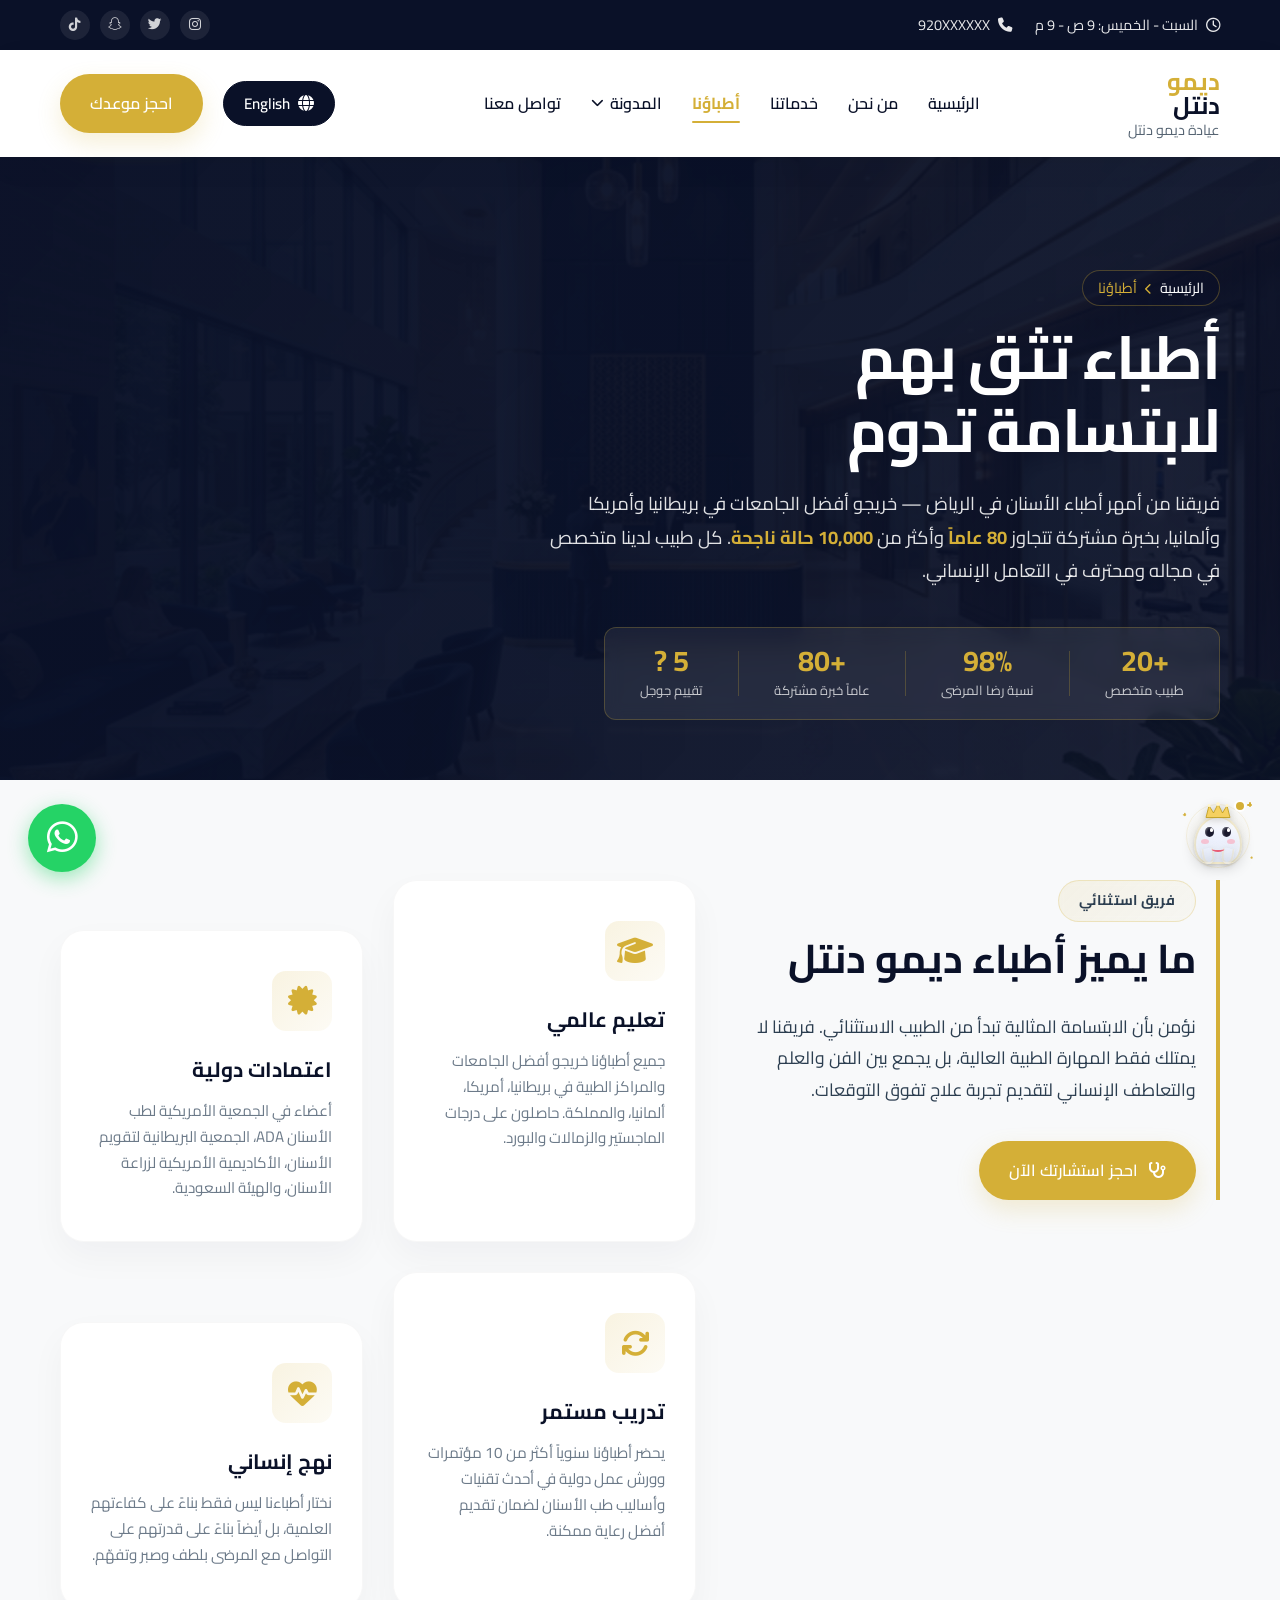
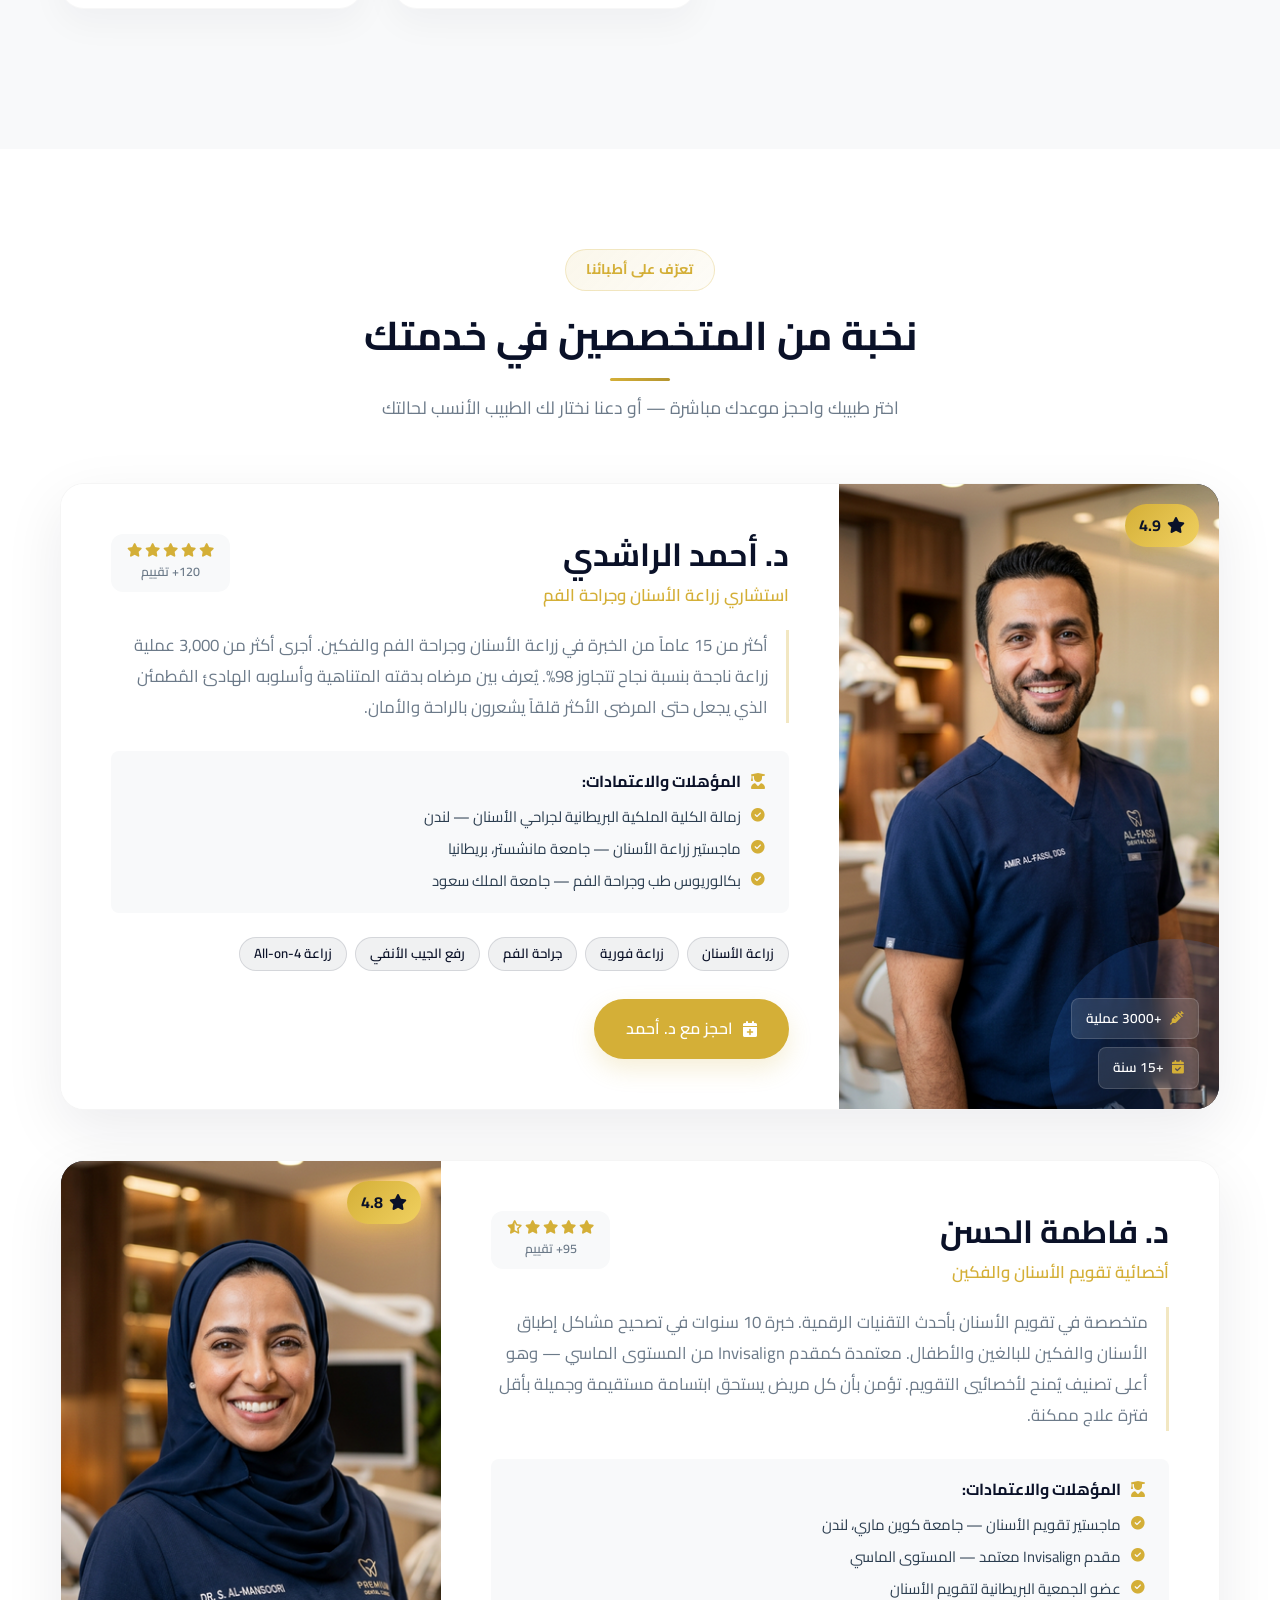
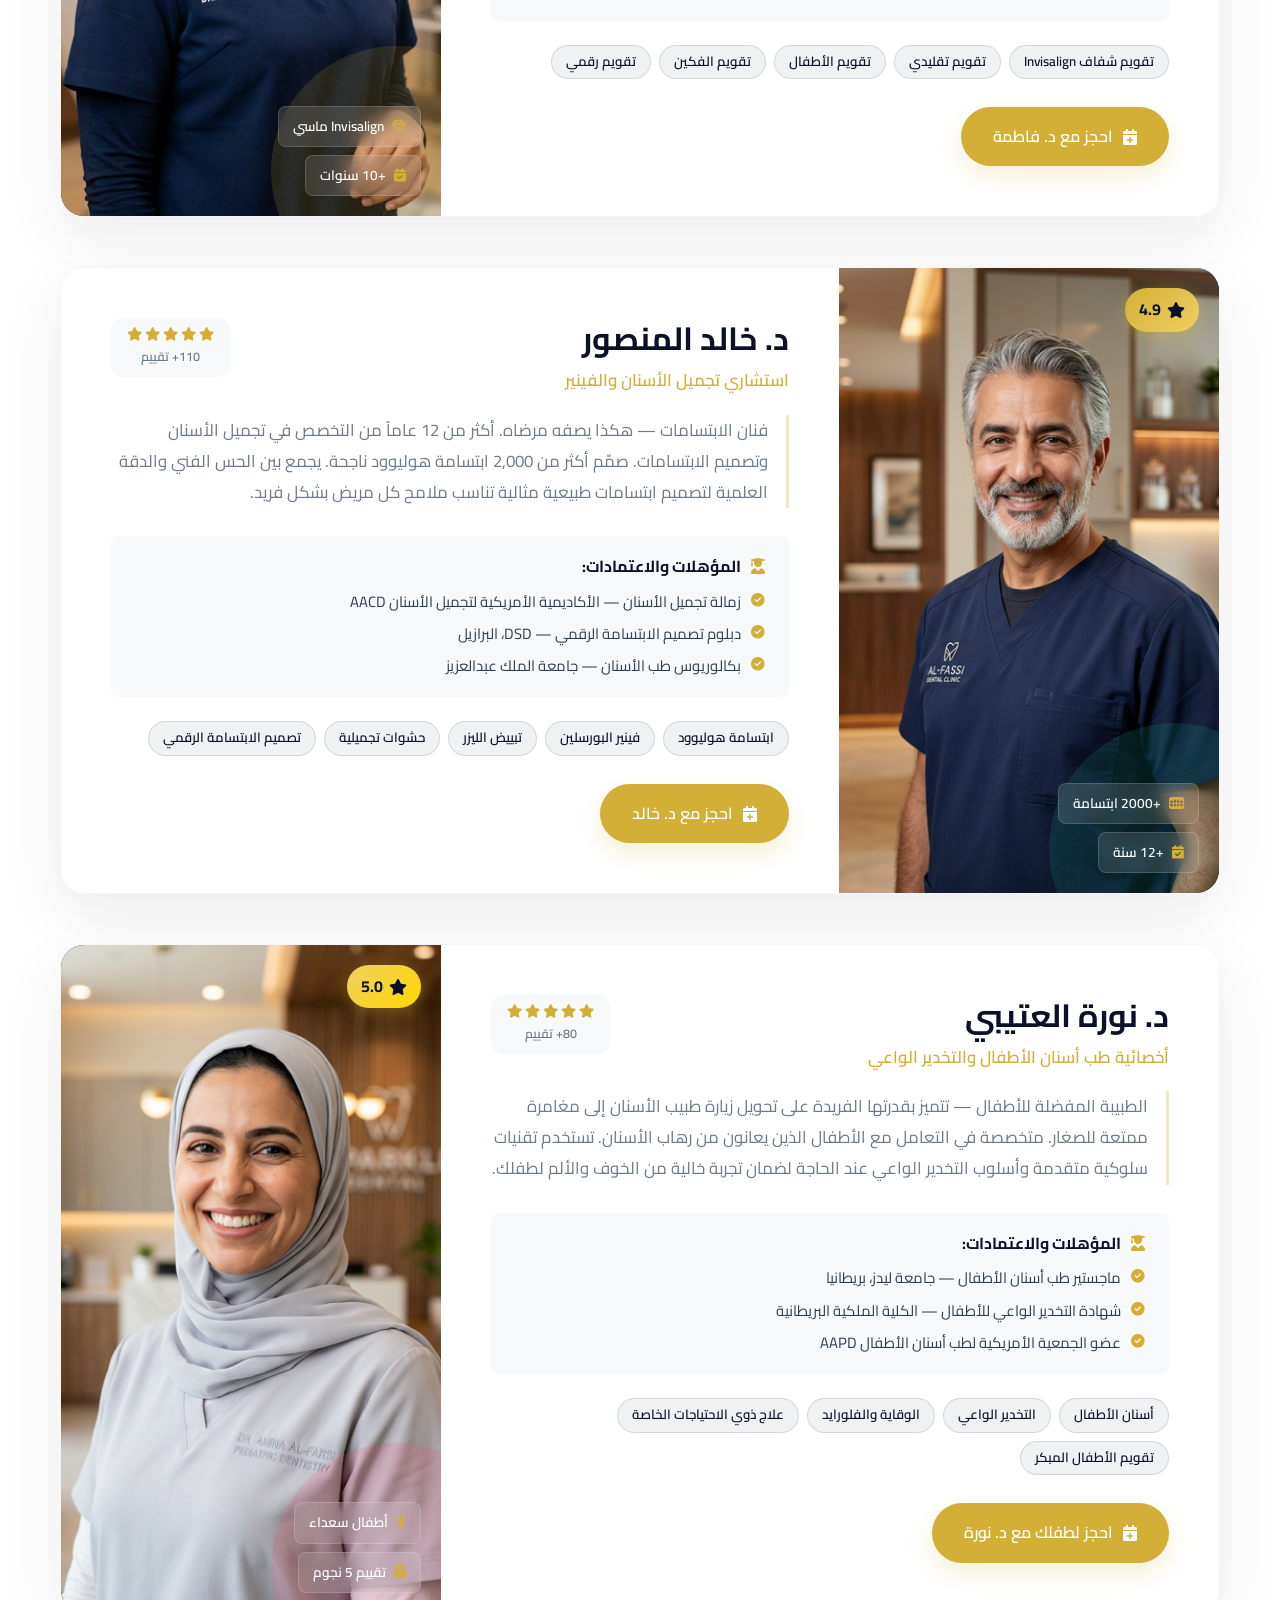
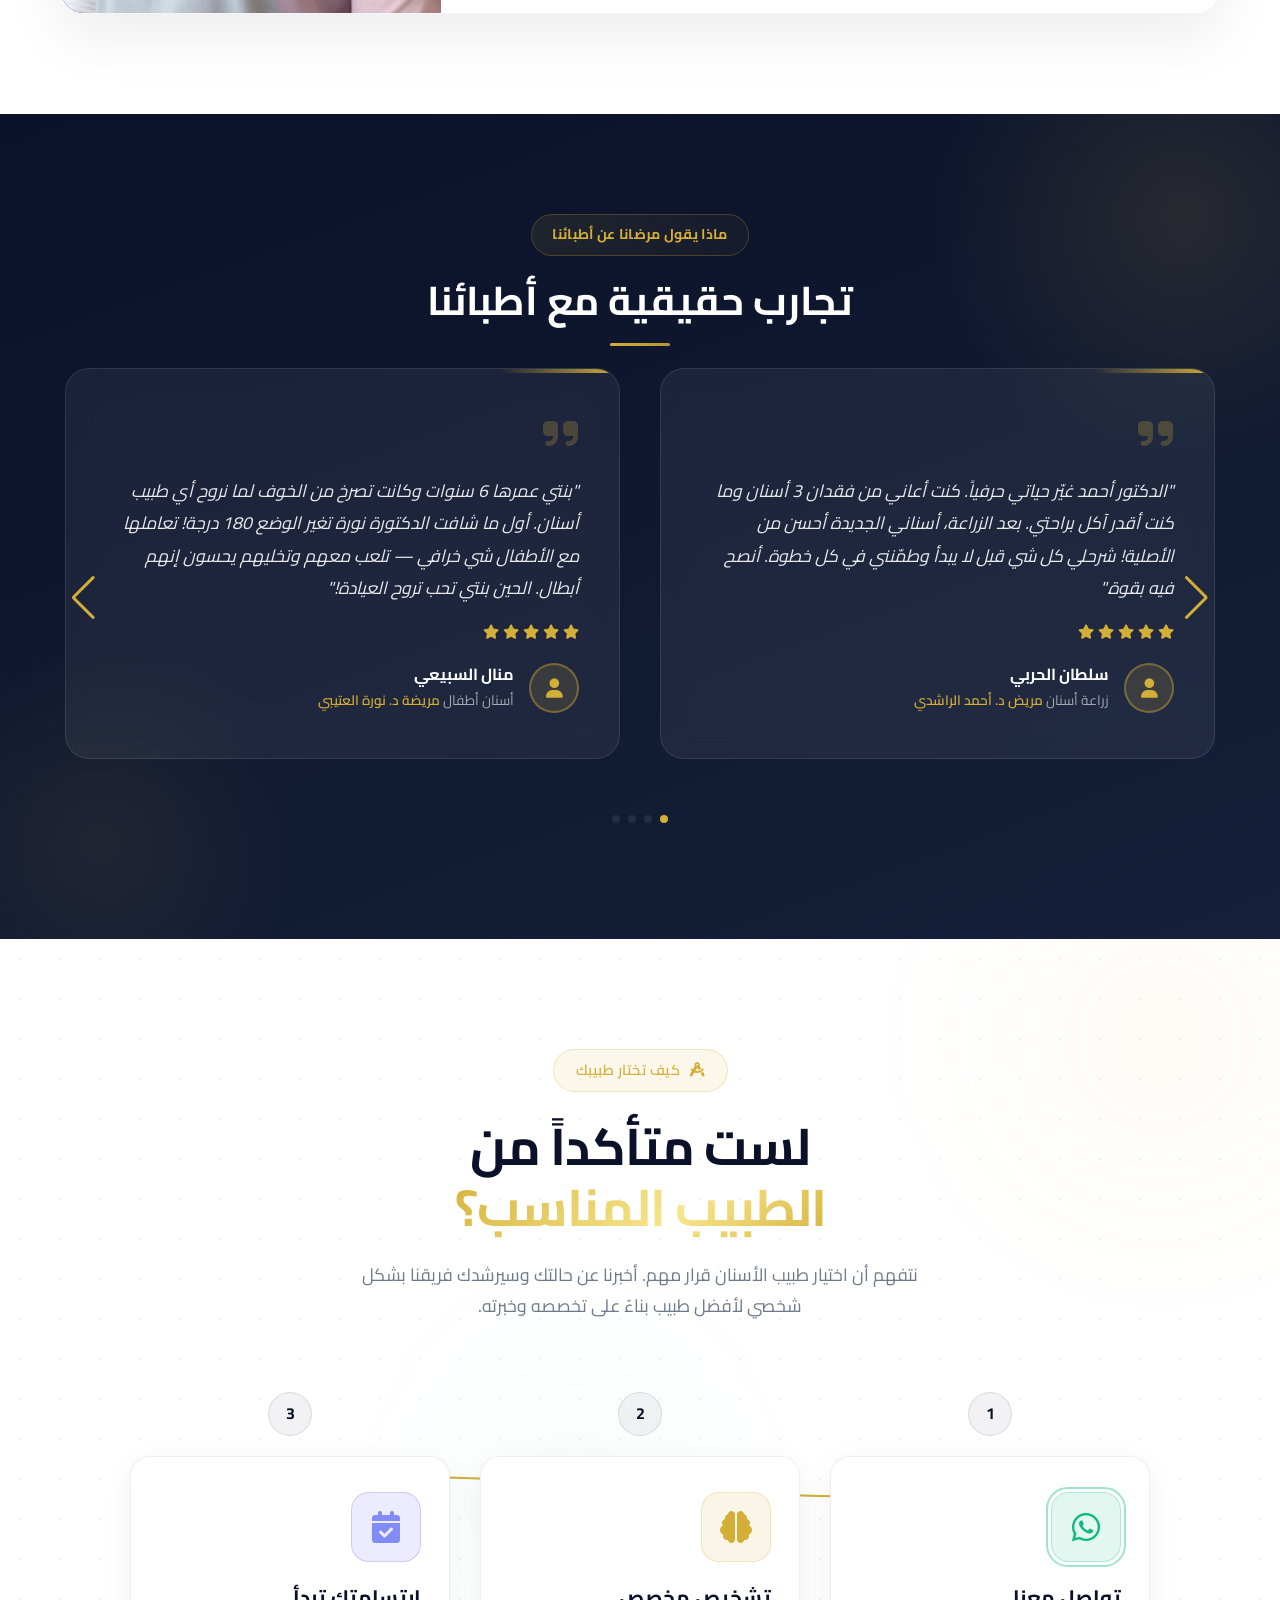
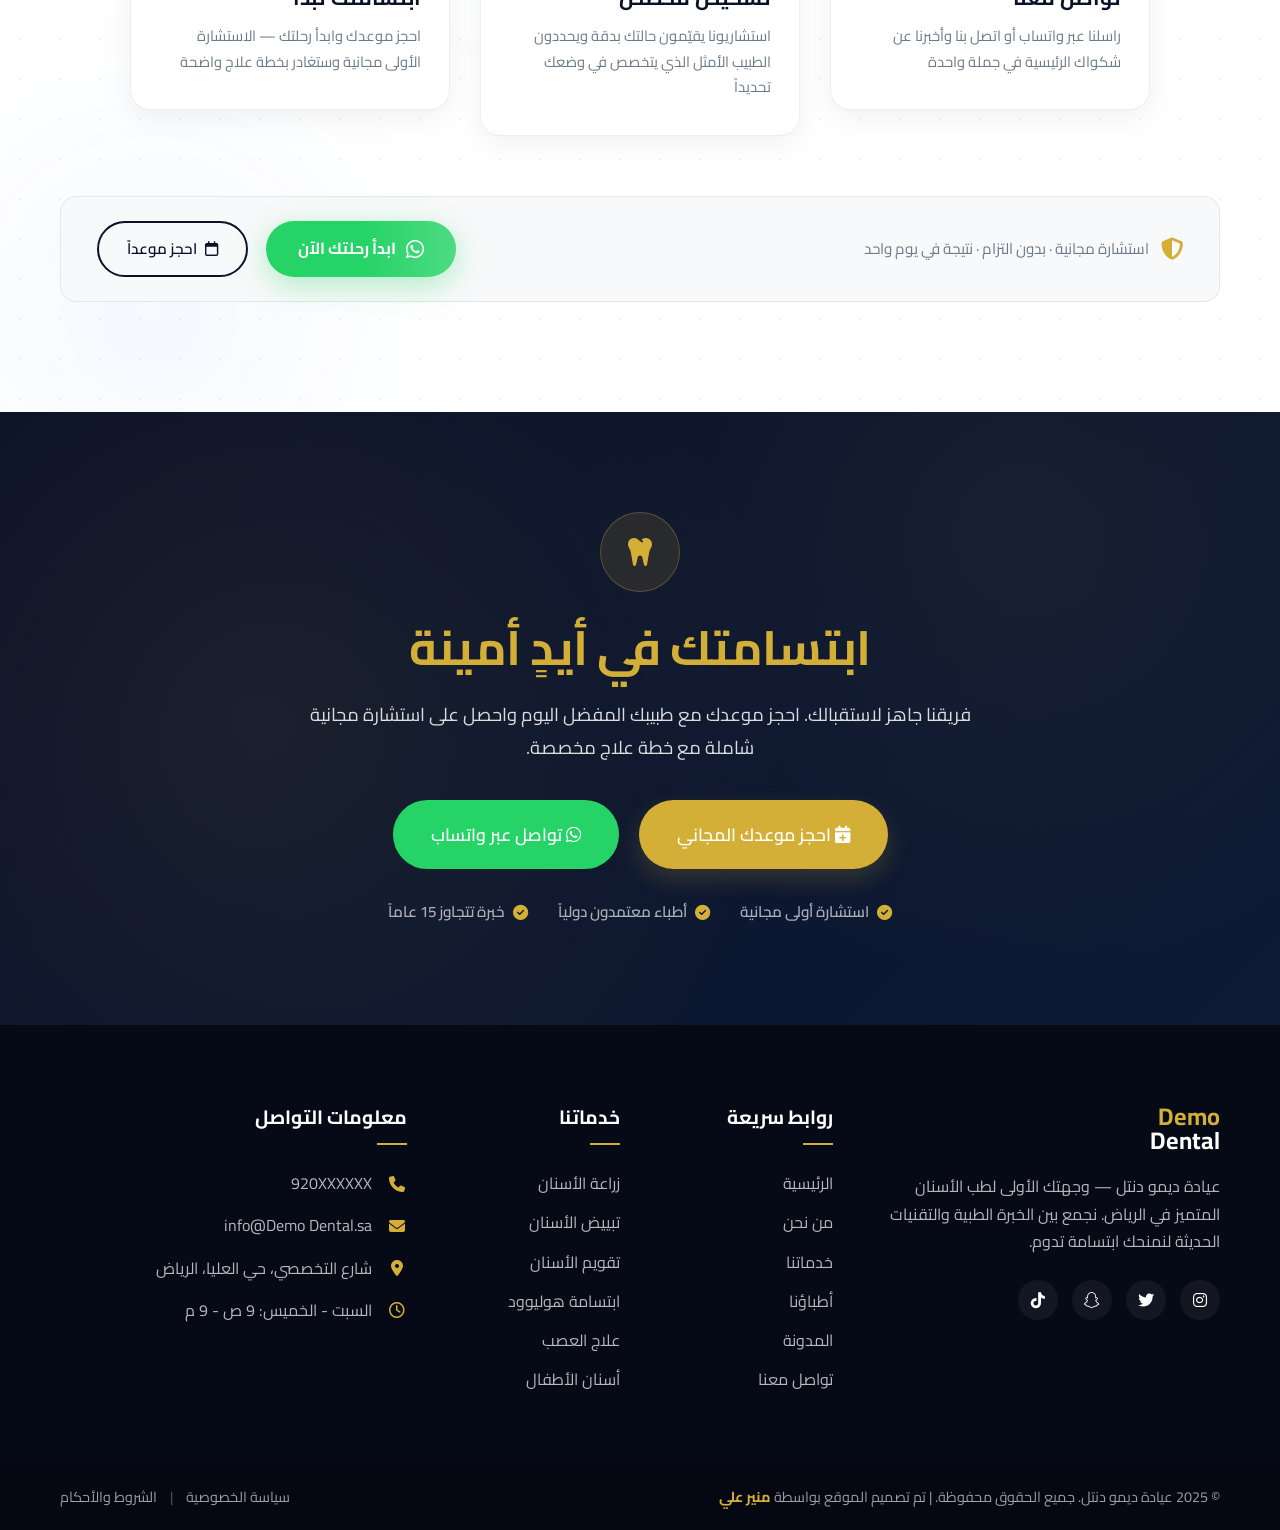
<file: doctors.html>
<!DOCTYPE html>
<html lang="ar" dir="rtl">

<head>
    <meta charset="UTF-8">
    <meta name="viewport" content="width=device-width, initial-scale=1.0">
    <meta http-equiv="Content-Security-Policy" content="upgrade-insecure-requests">
    <title>أطباء الأسنان في الرياض | فريق عيادة ديمو دنتل — استشاريون وأخصائيون معتمدون</title>
    <meta name="description"
        content="تعرّف على فريق أطباء عيادة ديمو دنتل في الرياض — أكثر من 20 طبيب أسنان متخصص من خريجي أفضل الجامعات العالمية. استشاريون في زراعة الأسنان، تقويم، تجميل، وأسنان الأطفال. احجز مع طبيبك الآن.">
    <meta name="keywords"
        content="أطباء أسنان الرياض, أفضل طبيب أسنان في الرياض, استشاري زراعة أسنان الرياض, أخصائي تقويم أسنان, طبيب أسنان أطفال الرياض, دكتور أسنان حي العليا, طبيب تجميل أسنان الرياض">

    <!-- Open Graph Meta Tags -->
    <meta property="og:title" content="أطباء الأسنان في الرياض | فريق عيادة ديمو دنتل">
    <meta property="og:description"
        content="تعرّف على فريق أطباء عيادة ديمو دنتل في الرياض — نخبة من الاستشاريين والأخصائيين المعتمدين لضمان أفضل ابتسامة لك.">
    <meta property="og:type" content="website">
    <meta property="og:url" content="https://Demo Dental.sa/doctors.html">
    <meta property="og:image" content="https://Demo Dental.sa/img/og-doctors.jpg">
    <meta property="og:locale" content="ar_SA">

    <!-- Schema.org JSON-LD: MedicalBusiness with Physicians -->
    <script type="application/ld+json">
    {
      "@context": "https://schema.org",
      "@type": "MedicalBusiness",
      "name": "عيادة ديمو دنتل لطب الأسنان",
      "url": "https://Demo Dental.sa",
      "logo": "https://Demo Dental.sa/img/logo.png",
      "image": "https://Demo Dental.sa/img/hero_bg_1772314136524.png",
      "description": "عيادة ديمو دنتل لطب الأسنان في الرياض — نخبة من أمهر أطباء الأسنان في المملكة.",
      "telephone": "920XXXXXX",
      "address": {
        "@type": "PostalAddress",
        "streetAddress": "شارع التخصصي، حي العليا",
        "addressLocality": "الرياض",
        "addressCountry": "SA"
      },
      "medicalSpecialty": ["Dentistry", "OralSurgery", "Orthodontics", "Endodontics", "Pediatric Dentistry"],
      "employee": [
        {
          "@type": "Physician",
          "name": "د. أحمد الراشدي",
          "jobTitle": "استشاري زراعة الأسنان وجراحة الفم",
          "medicalSpecialty": "Oral Surgery",
          "alumniOf": "جامعة مانشستر"
        },
        {
          "@type": "Physician",
          "name": "د. فاطمة الحسن",
          "jobTitle": "أخصائية تقويم الأسنان والفكين",
          "medicalSpecialty": "Orthodontics",
          "alumniOf": "جامعة كوين ماري، لندن"
        },
        {
          "@type": "Physician",
          "name": "د. خالد المنصور",
          "jobTitle": "استشاري تجميل الأسنان والفينير",
          "medicalSpecialty": "Cosmetic Dentistry",
          "alumniOf": "جامعة الملك عبدالعزيز"
        },
        {
          "@type": "Physician",
          "name": "د. نورة العتيبي",
          "jobTitle": "أخصائية طب أسنان الأطفال والتخدير الواعي",
          "medicalSpecialty": "Pediatric Dentistry",
          "alumniOf": "جامعة ليدز"
        }
      ]
    }
    </script>

    <!-- Schema.org JSON-LD: BreadcrumbList -->
    <script type="application/ld+json">
    {
      "@context": "https://schema.org",
      "@type": "BreadcrumbList",
      "itemListElement": [{
        "@type": "ListItem",
        "position": 1,
        "name": "الرئيسية",
        "item": "https://Demo Dental.sa/index.html"
      },{
        "@type": "ListItem",
        "position": 2,
        "name": "أطباؤنا",
        "item": "https://Demo Dental.sa/doctors.html"
      }]
    }
    </script>

    <!-- Fonts -->
    <link rel="preconnect" href="https://fonts.googleapis.com">
    <link rel="preconnect" href="https://fonts.gstatic.com" crossorigin>
    <link href="https://fonts.googleapis.com/css2?family=Cairo:wght@400;600;700&display=swap" rel="stylesheet">

    <!-- Font Awesome -->
    <link rel="stylesheet" href="https://cdn.jsdelivr.net/npm/@fortawesome/fontawesome-free@6.4.0/css/all.min.css" crossorigin="anonymous">

    <!-- AOS.js CSS -->
    <link href="https://cdn.jsdelivr.net/npm/aos@2.3.4/dist/aos.css" rel="stylesheet">

    <!-- Swiper.js CSS -->
    <link rel="stylesheet" href="https://cdn.jsdelivr.net/npm/swiper@10/swiper-bundle.min.css">

    <!-- Custom CSS -->
    <link rel="stylesheet" href="css/style.css">
    <link rel="stylesheet" href="css/booking.css">
    <link rel="stylesheet" href="css/chatbot-widget.css">
    <link rel="stylesheet" href="css/announcement.css">
    <!-- Google Analytics 4 (GA4) -->
    <script async src="https://www.googletagmanager.com/gtag/js?id=G-GVRYBWPSYK"></script>
    <script>
      window.dataLayer = window.dataLayer || [];
      function gtag(){dataLayer.push(arguments);}
      gtag('js', new Date());
      gtag('config', 'G-GVRYBWPSYK');
    </script>
    <!-- GoatCounter -->
    <script data-goatcounter="https://demodental.goatcounter.com/count"
            async src="//gc.zgo.at/count.js"></script>
</head>

<body>

    <!-- A. Top Info Bar -->
    <div class="top-info-bar">
        <div class="container">
            <div class="info-content">
                <div class="info-left">
                    <span><i class="fa-regular fa-clock"></i> السبت - الخميس: 9 ص - 9 م</span>
                    <span><i class="fa-solid fa-phone"></i> 920XXXXXX</span>
                </div>
                <div class="info-right social-icons">
                    <a href="#" aria-label="Instagram"><i class="fa-brands fa-instagram"></i></a>
                    <a href="#" aria-label="Twitter"><i class="fa-brands fa-twitter"></i></a>
                    <a href="#" aria-label="Snapchat"><i class="fa-brands fa-snapchat"></i></a>
                    <a href="#" aria-label="TikTok"><i class="fa-brands fa-tiktok"></i></a>
                </div>
            </div>
        </div>
    </div>

    <!-- B. Sticky Header/Navigation — Inner Page Style -->
    <header class="header inner-page-header" id="header">
        <div class="container header-container">
            <a href="index.html" class="logo">
                <span class="logo-gold">ديمو</span><span class="logo-white">دنتل</span><span class="logo-ar">عيادة ديمو دنتل</span>
            </a>

            <nav class="nav-menu" id="nav-menu">
                <ul class="nav-list">
                    <li><a href="index.html" class="nav-link">الرئيسية</a></li>
                    <li><a href="about.html" class="nav-link">من نحن</a></li>
                    <li><a href="services.html" class="nav-link">خدماتنا</a></li>
                    <li><a href="doctors.html" class="nav-link active">أطباؤنا</a></li>
                    <li class="has-dropdown">
                        <a href="blog.html" class="nav-link">المدونة <i class="fa-solid fa-chevron-down"></i></a>
                        <ul class="dropdown-menu">
                            <li><a href="blog-post-implants.html">دليل زراعة الأسنان</a></li>
                        </ul>
                    </li>
                    <li><a href="contact.html" class="nav-link">تواصل معنا</a></li>
                </ul>
            </nav>

            <div class="header-actions">
                <a href="doctors-en.html" class="lang-switch">English</a>
                <a href="contact.html" class="btn btn-primary btn-book-header">احجز موعدك</a>
                <button class="mobile-toggle" aria-label="Toggle Menu" id="mobile-toggle">
                    <i class="fa-solid fa-bars"></i>
                </button>
            </div>
        </div>
        <div class="mobile-overlay" id="mobile-overlay"></div>
    </header>

    <main>

        <!-- ======================================================
             SECTION 1 — Page Hero (50vh)
        ====================================================== -->
        <section class="doctors-hero page-hero" id="page-hero">
            <div class="hero-overlay docs-hero-overlay"></div>
            <div class="container" style="position:relative; z-index:3;">
                <div class="breadcrumb fade-in-up" style="animation-delay:0.1s;">
                    <a href="index.html">الرئيسية</a>
                    <i class="fa-solid fa-chevron-left"></i>
                    <span>أطباؤنا</span>
                </div>
                <h1 class="docs-hero-h1 fade-in-up" style="animation-delay:0.3s;">أطباء تثق بهم<br>لابتسامة تدوم</h1>
                <p class="docs-hero-subtitle fade-in-up" style="animation-delay:0.5s;">
                    فريقنا من أمهر أطباء الأسنان في الرياض — خريجو أفضل الجامعات في بريطانيا وأمريكا وألمانيا،
                    بخبرة مشتركة تتجاوز <strong>80 عاماً</strong> وأكثر من <strong>10,000 حالة ناجحة</strong>.
                    كل طبيب لدينا متخصص في مجاله ومحترف في التعامل الإنساني.
                </p>
                <div class="docs-hero-stats fade-in-up" style="animation-delay:0.7s;">
                    <div class="dhs-item">
                        <span class="dhs-num">+20</span>
                        <span class="dhs-label">طبيب متخصص</span>
                    </div>
                    <div class="dhs-divider"></div>
                    <div class="dhs-item">
                        <span class="dhs-num">98%</span>
                        <span class="dhs-label">نسبة رضا المرضى</span>
                    </div>
                    <div class="dhs-divider"></div>
                    <div class="dhs-item">
                        <span class="dhs-num">+80</span>
                        <span class="dhs-label">عاماً خبرة مشتركة</span>
                    </div>
                    <div class="dhs-divider"></div>
                    <div class="dhs-item">
                        <span class="dhs-num">5 ?</span>
                        <span class="dhs-label">تقييم جوجل</span>
                    </div>
                </div>
            </div>
        </section>


        <!-- ======================================================
             SECTION 2 — Why Our Doctors Are Different
        ====================================================== -->
        <section class="doctors-trust-premium section-padding bg-light">
            <div class="container">
                <div class="dtp-layout">
                    <!-- Sticky Header Side (Right side in RTL) -->
                    <div class="dtp-header-side" data-aos="fade-left">
                        <div class="dtp-sticky-content">
                            <p class="section-subtitle">فريق استثنائي</p>
                            <h2 class="section-title">ما يميز أطباء ديمو دنتل</h2>
                            <p class="dtp-desc">
                                نؤمن بأن الابتسامة المثالية تبدأ من الطبيب الاستثنائي. فريقنا لا يمتلك فقط المهارة
                                الطبية العالية، بل يجمع بين الفن والعلم والتعاطف الإنساني لتقديم تجربة علاج تفوق
                                التوقعات.
                            </p>
                            <a href="contact.html" class="btn btn-primary dtp-btn">
                                <i class="fa-solid fa-stethoscope"></i>
                                احجز استشارتك الآن
                            </a>
                        </div>
                    </div>

                    <!-- Cards Side (Left side in RTL) -->
                    <div class="dtp-cards-side">
                        <div class="dtp-grid">
                            <!-- Card 1 -->
                            <div class="dtp-card" data-aos="fade-up" data-aos-delay="100">
                                <div class="dtp-icon"><i class="fa-solid fa-graduation-cap"></i></div>
                                <h3>تعليم عالمي</h3>
                                <p>جميع أطباؤنا خريجو أفضل الجامعات والمراكز الطبية في بريطانيا، أمريكا، ألمانيا،
                                    والمملكة. حاصلون على درجات الماجستير والزمالات والبورد.</p>
                            </div>

                            <!-- Card 2 (Staggered) -->
                            <div class="dtp-card dtp-staggered" data-aos="fade-up" data-aos-delay="200">
                                <div class="dtp-icon"><i class="fa-solid fa-certificate"></i></div>
                                <h3>اعتمادات دولية</h3>
                                <p>أعضاء في الجمعية الأمريكية لطب الأسنان ADA، الجمعية البريطانية لتقويم الأسنان،
                                    الأكاديمية الأمريكية لزراعة الأسنان، والهيئة السعودية.</p>
                            </div>

                            <!-- Card 3 -->
                            <div class="dtp-card" data-aos="fade-up" data-aos-delay="300">
                                <div class="dtp-icon"><i class="fa-solid fa-arrows-rotate"></i></div>
                                <h3>تدريب مستمر</h3>
                                <p>يحضر أطباؤنا سنوياً أكثر من 10 مؤتمرات وورش عمل دولية في أحدث تقنيات وأساليب طب
                                    الأسنان لضمان تقديم أفضل رعاية ممكنة.</p>
                            </div>

                            <!-- Card 4 (Staggered) -->
                            <div class="dtp-card dtp-staggered" data-aos="fade-up" data-aos-delay="400">
                                <div class="dtp-icon"><i class="fa-solid fa-heart-pulse"></i></div>
                                <h3>نهج إنساني</h3>
                                <p>نختار أطباءنا ليس فقط بناءً على كفاءتهم العلمية، بل أيضاً بناءً على قدرتهم على
                                    التواصل مع المرضى بلطف وصبر وتفهّم.</p>
                            </div>
                        </div>
                    </div>
                </div>
            </div>
        </section>


        <!-- ======================================================
             SECTION 3 — Meet Our Doctors (Main Premium Section)
        ====================================================== -->
        <section class="doctors-profiles section-padding">
            <div class="container">
                <div class="section-header center" data-aos="fade-up">
                    <p class="section-subtitle">تعرّف على أطبائنا</p>
                    <h2 class="section-title">نخبة من المتخصصين في خدمتك</h2>
                    <p class="docs-section-desc">اختر طبيبك واحجز موعدك مباشرة — أو دعنا نختار لك الطبيب الأنسب لحالتك
                    </p>
                </div>

                <div class="premium-doctors-wrapper">

                    <!-- ========== Doctor 1: Dr. Ahmed ========== -->
                    <div class="pdc-card" data-aos="fade-up">
                        <div class="pdc-photo-col">
                            <div class="pdc-photo-frame">
                                <img src="img/doctor_ahmed_1772314180569.png"
                                    alt="د. أحمد الراشدي - استشاري زراعة الأسنان وجراحة الفم" class="pdc-photo">
                                <div class="pdc-photo-badge">
                                    <i class="fa-solid fa-star"></i>
                                    <span>4.9</span>
                                </div>
                            </div>
                            <div class="pdc-photo-accent pdc-accent-blue"></div>
                            <div class="pdc-stat-pills">
                                <div class="pdc-pill"><i class="fa-solid fa-syringe"></i> +3000 عملية</div>
                                <div class="pdc-pill"><i class="fa-solid fa-calendar-check"></i> +15 سنة</div>
                            </div>
                        </div>

                        <div class="pdc-content-col">
                            <div class="pdc-header">
                                <div class="pdc-title-block">
                                    <h3 class="pdc-name">د. أحمد الراشدي</h3>
                                    <p class="pdc-specialty-title">استشاري زراعة الأسنان وجراحة الفم</p>
                                </div>
                                <div class="pdc-rating-badge">
                                    <div class="pdc-stars">
                                        <i class="fa-solid fa-star"></i>
                                        <i class="fa-solid fa-star"></i>
                                        <i class="fa-solid fa-star"></i>
                                        <i class="fa-solid fa-star"></i>
                                        <i class="fa-solid fa-star"></i>
                                    </div>
                                    <span class="pdc-review-count">120+ تقييم</span>
                                </div>
                            </div>

                            <p class="pdc-bio">
                                أكثر من 15 عاماً من الخبرة في زراعة الأسنان وجراحة الفم والفكين. أجرى أكثر من 3,000
                                عملية زراعة ناجحة بنسبة نجاح تتجاوز 98%. يُعرف بين مرضاه بدقته المتناهية وأسلوبه الهادئ
                                المُطمئن الذي يجعل حتى المرضى الأكثر قلقاً يشعرون بالراحة والأمان.
                            </p>

                            <div class="pdc-credentials">
                                <h4 class="pdc-cred-title"><i class="fa-solid fa-user-graduate"></i> المؤهلات
                                    والاعتمادات:</h4>
                                <ul class="pdc-cred-list">
                                    <li><i class="fa-solid fa-check-circle"></i> زمالة الكلية الملكية البريطانية لجراحي
                                        الأسنان — لندن</li>
                                    <li><i class="fa-solid fa-check-circle"></i> ماجستير زراعة الأسنان — جامعة مانشستر،
                                        بريطانيا</li>
                                    <li><i class="fa-solid fa-check-circle"></i> بكالوريوس طب وجراحة الفم — جامعة الملك
                                        سعود</li>
                                </ul>
                            </div>

                            <div class="pdc-tags">
                                <span class="pdc-tag">زراعة الأسنان</span>
                                <span class="pdc-tag">زراعة فورية</span>
                                <span class="pdc-tag">جراحة الفم</span>
                                <span class="pdc-tag">رفع الجيب الأنفي</span>
                                <span class="pdc-tag">زراعة All-on-4</span>
                            </div>

                            <a href="contact.html" class="btn btn-primary pdc-cta-btn">
                                <i class="fa-solid fa-calendar-plus"></i>
                                احجز مع د. أحمد
                            </a>
                        </div>
                    </div>

                    <!-- ========== Doctor 2: Dr. Fatima ========== -->
                    <div class="pdc-card pdc-reverse" data-aos="fade-up" data-aos-delay="100">
                        <div class="pdc-photo-col">
                            <div class="pdc-photo-frame">
                                <img src="img/doctor_fatima_1772314201626.png"
                                    alt="د. فاطمة الحسن - أخصائية تقويم الأسنان والفكين" class="pdc-photo">
                                <div class="pdc-photo-badge">
                                    <i class="fa-solid fa-star"></i>
                                    <span>4.8</span>
                                </div>
                            </div>
                            <div class="pdc-photo-accent pdc-accent-gold"></div>
                            <div class="pdc-stat-pills">
                                <div class="pdc-pill"><i class="fa-brands fa-diamond"></i> Invisalign ماسي</div>
                                <div class="pdc-pill"><i class="fa-solid fa-calendar-check"></i> +10 سنوات</div>
                            </div>
                        </div>

                        <div class="pdc-content-col">
                            <div class="pdc-header">
                                <div class="pdc-title-block">
                                    <h3 class="pdc-name">د. فاطمة الحسن</h3>
                                    <p class="pdc-specialty-title">أخصائية تقويم الأسنان والفكين</p>
                                </div>
                                <div class="pdc-rating-badge">
                                    <div class="pdc-stars">
                                        <i class="fa-solid fa-star"></i>
                                        <i class="fa-solid fa-star"></i>
                                        <i class="fa-solid fa-star"></i>
                                        <i class="fa-solid fa-star"></i>
                                        <i class="fa-solid fa-star-half-stroke"></i>
                                    </div>
                                    <span class="pdc-review-count">95+ تقييم</span>
                                </div>
                            </div>

                            <p class="pdc-bio">
                                متخصصة في تقويم الأسنان بأحدث التقنيات الرقمية. خبرة 10 سنوات في تصحيح مشاكل إطباق
                                الأسنان والفكين للبالغين والأطفال. معتمدة كمقدم Invisalign من المستوى الماسي — وهو أعلى
                                تصنيف يُمنح لأخصائيي التقويم. تؤمن بأن كل مريض يستحق ابتسامة مستقيمة وجميلة بأقل فترة
                                علاج ممكنة.
                            </p>

                            <div class="pdc-credentials">
                                <h4 class="pdc-cred-title"><i class="fa-solid fa-user-graduate"></i> المؤهلات
                                    والاعتمادات:</h4>
                                <ul class="pdc-cred-list">
                                    <li><i class="fa-solid fa-check-circle"></i> ماجستير تقويم الأسنان — جامعة كوين
                                        ماري، لندن</li>
                                    <li><i class="fa-solid fa-check-circle"></i> مقدم Invisalign معتمد — المستوى الماسي
                                    </li>
                                    <li><i class="fa-solid fa-check-circle"></i> عضو الجمعية البريطانية لتقويم الأسنان
                                    </li>
                                </ul>
                            </div>

                            <div class="pdc-tags">
                                <span class="pdc-tag">تقويم شفاف Invisalign</span>
                                <span class="pdc-tag">تقويم تقليدي</span>
                                <span class="pdc-tag">تقويم الأطفال</span>
                                <span class="pdc-tag">تقويم الفكين</span>
                                <span class="pdc-tag">تقويم رقمي</span>
                            </div>

                            <a href="contact.html" class="btn btn-primary pdc-cta-btn">
                                <i class="fa-solid fa-calendar-plus"></i>
                                احجز مع د. فاطمة
                            </a>
                        </div>
                    </div>

                    <!-- ========== Doctor 3: Dr. Khalid ========== -->
                    <div class="pdc-card" data-aos="fade-up">
                        <div class="pdc-photo-col">
                            <div class="pdc-photo-frame">
                                <img src="img/doctor_khalid_1772314223597.png"
                                    alt="د. خالد المنصور - استشاري تجميل الأسنان والفينير" class="pdc-photo">
                                <div class="pdc-photo-badge">
                                    <i class="fa-solid fa-star"></i>
                                    <span>4.9</span>
                                </div>
                            </div>
                            <div class="pdc-photo-accent pdc-accent-teal"></div>
                            <div class="pdc-stat-pills">
                                <div class="pdc-pill"><i class="fa-solid fa-teeth"></i> +2000 ابتسامة</div>
                                <div class="pdc-pill"><i class="fa-solid fa-calendar-check"></i> +12 سنة</div>
                            </div>
                        </div>

                        <div class="pdc-content-col">
                            <div class="pdc-header">
                                <div class="pdc-title-block">
                                    <h3 class="pdc-name">د. خالد المنصور</h3>
                                    <p class="pdc-specialty-title">استشاري تجميل الأسنان والفينير</p>
                                </div>
                                <div class="pdc-rating-badge">
                                    <div class="pdc-stars">
                                        <i class="fa-solid fa-star"></i>
                                        <i class="fa-solid fa-star"></i>
                                        <i class="fa-solid fa-star"></i>
                                        <i class="fa-solid fa-star"></i>
                                        <i class="fa-solid fa-star"></i>
                                    </div>
                                    <span class="pdc-review-count">110+ تقييم</span>
                                </div>
                            </div>

                            <p class="pdc-bio">
                                فنان الابتسامات — هكذا يصفه مرضاه. أكثر من 12 عاماً من التخصص في تجميل الأسنان وتصميم
                                الابتسامات. صمّم أكثر من 2,000 ابتسامة هوليوود ناجحة. يجمع بين الحس الفني والدقة العلمية
                                لتصميم ابتسامات طبيعية مثالية تناسب ملامح كل مريض بشكل فريد.
                            </p>

                            <div class="pdc-credentials">
                                <h4 class="pdc-cred-title"><i class="fa-solid fa-user-graduate"></i> المؤهلات
                                    والاعتمادات:</h4>
                                <ul class="pdc-cred-list">
                                    <li><i class="fa-solid fa-check-circle"></i> زمالة تجميل الأسنان — الأكاديمية
                                        الأمريكية لتجميل الأسنان AACD</li>
                                    <li><i class="fa-solid fa-check-circle"></i> دبلوم تصميم الابتسامة الرقمي — DSD،
                                        البرازيل</li>
                                    <li><i class="fa-solid fa-check-circle"></i> بكالوريوس طب الأسنان — جامعة الملك
                                        عبدالعزيز</li>
                                </ul>
                            </div>

                            <div class="pdc-tags">
                                <span class="pdc-tag">ابتسامة هوليوود</span>
                                <span class="pdc-tag">فينير البورسلين</span>
                                <span class="pdc-tag">تبييض الليزر</span>
                                <span class="pdc-tag">حشوات تجميلية</span>
                                <span class="pdc-tag">تصميم الابتسامة الرقمي</span>
                            </div>

                            <a href="contact.html" class="btn btn-primary pdc-cta-btn">
                                <i class="fa-solid fa-calendar-plus"></i>
                                احجز مع د. خالد
                            </a>
                        </div>
                    </div>

                    <!-- ========== Doctor 4: Dr. Noura ========== -->
                    <div class="pdc-card pdc-reverse" data-aos="fade-up" data-aos-delay="100">
                        <div class="pdc-photo-col">
                            <div class="pdc-photo-frame">
                                <img src="img/doctor_noura_1772314243108.png"
                                    alt="د. نورة العتيبي - أخصائية طب أسنان الأطفال" class="pdc-photo">
                                <div class="pdc-photo-badge pdc-badge-perfect">
                                    <i class="fa-solid fa-star"></i>
                                    <span>5.0</span>
                                </div>
                            </div>
                            <div class="pdc-photo-accent pdc-accent-rose"></div>
                            <div class="pdc-stat-pills">
                                <div class="pdc-pill"><i class="fa-solid fa-child-reaching"></i> أطفال سعداء</div>
                                <div class="pdc-pill"><i class="fa-solid fa-calendar-check"></i> تقييم 5 نجوم</div>
                            </div>
                        </div>

                        <div class="pdc-content-col">
                            <div class="pdc-header">
                                <div class="pdc-title-block">
                                    <h3 class="pdc-name">د. نورة العتيبي</h3>
                                    <p class="pdc-specialty-title">أخصائية طب أسنان الأطفال والتخدير الواعي</p>
                                </div>
                                <div class="pdc-rating-badge">
                                    <div class="pdc-stars">
                                        <i class="fa-solid fa-star"></i>
                                        <i class="fa-solid fa-star"></i>
                                        <i class="fa-solid fa-star"></i>
                                        <i class="fa-solid fa-star"></i>
                                        <i class="fa-solid fa-star"></i>
                                    </div>
                                    <span class="pdc-review-count">80+ تقييم</span>
                                </div>
                            </div>

                            <p class="pdc-bio">
                                الطبيبة المفضلة للأطفال — تتميز بقدرتها الفريدة على تحويل زيارة طبيب الأسنان إلى مغامرة
                                ممتعة للصغار. متخصصة في التعامل مع الأطفال الذين يعانون من رهاب الأسنان. تستخدم تقنيات
                                سلوكية متقدمة وأسلوب التخدير الواعي عند الحاجة لضمان تجربة خالية من الخوف والألم لطفلك.
                            </p>

                            <div class="pdc-credentials">
                                <h4 class="pdc-cred-title"><i class="fa-solid fa-user-graduate"></i> المؤهلات
                                    والاعتمادات:</h4>
                                <ul class="pdc-cred-list">
                                    <li><i class="fa-solid fa-check-circle"></i> ماجستير طب أسنان الأطفال — جامعة ليدز،
                                        بريطانيا</li>
                                    <li><i class="fa-solid fa-check-circle"></i> شهادة التخدير الواعي للأطفال — الكلية
                                        الملكية البريطانية</li>
                                    <li><i class="fa-solid fa-check-circle"></i> عضو الجمعية الأمريكية لطب أسنان الأطفال
                                        AAPD</li>
                                </ul>
                            </div>

                            <div class="pdc-tags">
                                <span class="pdc-tag">أسنان الأطفال</span>
                                <span class="pdc-tag">التخدير الواعي</span>
                                <span class="pdc-tag">الوقاية والفلورايد</span>
                                <span class="pdc-tag">علاج ذوي الاحتياجات الخاصة</span>
                                <span class="pdc-tag">تقويم الأطفال المبكر</span>
                            </div>

                            <a href="contact.html" class="btn btn-primary pdc-cta-btn">
                                <i class="fa-solid fa-calendar-plus"></i>
                                احجز لطفلك مع د. نورة
                            </a>
                        </div>
                    </div>

                </div><!-- /.premium-doctors-wrapper -->
            </div>
        </section>


        <!-- ======================================================
             SECTION 4 — Doctor Testimonials (Swiper Carousel)
        ====================================================== -->
        <section class="doc-testimonials section-padding"
            style="background: linear-gradient(160deg, var(--navy) 0%, #16203A 100%); position:relative; overflow:hidden;">
            <!-- Decorative circles -->
            <div class="dt-decor-circle dt-circle-1"></div>
            <div class="dt-decor-circle dt-circle-2"></div>

            <div class="container" style="position:relative; z-index:2;">
                <div class="section-header center" data-aos="fade-up">
                    <p class="section-subtitle">ماذا يقول مرضانا عن أطبائنا</p>
                    <h2 class="section-title" style="color: var(--white);">تجارب حقيقية مع أطبائنا</h2>
                </div>

                <div class="swiper doctorTestimonialsSwiper testimonial-slider-wrapper" data-aos="fade-up"
                    data-aos-delay="100">
                    <div class="swiper-wrapper">

                        <!-- Testimonial 1 -->
                        <div class="swiper-slide">
                            <div class="dt-card">
                                <div class="dt-quote-icon"><i class="fa-solid fa-quote-right"></i></div>
                                <p class="dt-text">
                                    "الدكتور أحمد غيّر حياتي حرفياً. كنت أعاني من فقدان 3 أسنان وما كنت أقدر آكل
                                    براحتي. بعد الزراعة، أسناني الجديدة أحسن من الأصلية! شرحلي كل شي قبل لا يبدأ
                                    وطمّنني في كل خطوة. أنصح فيه بقوة."
                                </p>
                                <div class="dt-stars">
                                    <i class="fa-solid fa-star"></i><i class="fa-solid fa-star"></i>
                                    <i class="fa-solid fa-star"></i><i class="fa-solid fa-star"></i>
                                    <i class="fa-solid fa-star"></i>
                                </div>
                                <div class="dt-patient">
                                    <div class="dt-avatar">
                                        <i class="fa-solid fa-user"></i>
                                    </div>
                                    <div>
                                        <h4>سلطان الحربي</h4>
                                        <p>زراعة أسنان <span class="dt-doc-ref">مريض د. أحمد الراشدي</span></p>
                                    </div>
                                </div>
                            </div>
                        </div>

                        <!-- Testimonial 2 -->
                        <div class="swiper-slide">
                            <div class="dt-card">
                                <div class="dt-quote-icon"><i class="fa-solid fa-quote-right"></i></div>
                                <p class="dt-text">
                                    "بنتي عمرها 6 سنوات وكانت تصرخ من الخوف لما نروح أي طبيب أسنان. أول ما شافت
                                    الدكتورة نورة تغير الوضع 180 درجة! تعاملها مع الأطفال شي خرافي — تلعب معهم
                                    وتخليهم يحسون إنهم أبطال. الحين بنتي تحب تروح العيادة!"
                                </p>
                                <div class="dt-stars">
                                    <i class="fa-solid fa-star"></i><i class="fa-solid fa-star"></i>
                                    <i class="fa-solid fa-star"></i><i class="fa-solid fa-star"></i>
                                    <i class="fa-solid fa-star"></i>
                                </div>
                                <div class="dt-patient">
                                    <div class="dt-avatar">
                                        <i class="fa-solid fa-user"></i>
                                    </div>
                                    <div>
                                        <h4>منال السبيعي</h4>
                                        <p>أسنان أطفال <span class="dt-doc-ref">مريضة د. نورة العتيبي</span></p>
                                    </div>
                                </div>
                            </div>
                        </div>

                        <!-- Testimonial 3 -->
                        <div class="swiper-slide">
                            <div class="dt-card">
                                <div class="dt-quote-icon"><i class="fa-solid fa-quote-right"></i></div>
                                <p class="dt-text">
                                    "سويت ابتسامة هوليوود مع الدكتور خالد وصراحة النتيجة فاقت توقعاتي بمراحل. الشي
                                    اللي عجبني إنه وراني الشكل النهائي على الكمبيوتر قبل لا يبدأ، فكنت متأكد من
                                    النتيجة. أسناني الحين طبيعية ومتناسقة. كل اللي يشوفوني يسألوني وين سويتها!"
                                </p>
                                <div class="dt-stars">
                                    <i class="fa-solid fa-star"></i><i class="fa-solid fa-star"></i>
                                    <i class="fa-solid fa-star"></i><i class="fa-solid fa-star"></i>
                                    <i class="fa-solid fa-star"></i>
                                </div>
                                <div class="dt-patient">
                                    <div class="dt-avatar">
                                        <i class="fa-solid fa-user"></i>
                                    </div>
                                    <div>
                                        <h4>فيصل الدوسري</h4>
                                        <p>ابتسامة هوليوود <span class="dt-doc-ref">مريض د. خالد المنصور</span></p>
                                    </div>
                                </div>
                            </div>
                        </div>

                        <!-- Testimonial 4 -->
                        <div class="swiper-slide">
                            <div class="dt-card">
                                <div class="dt-quote-icon"><i class="fa-solid fa-quote-right"></i></div>
                                <p class="dt-text">
                                    "كنت محتاجة تقويم وخايفة من الشكل المعدني. الدكتورة فاطمة رشحتلي التقويم الشفاف
                                    وكانت النتيجة مذهلة — ما أحد لاحظ إني لابسة تقويم! خلصت في 10 شهور بس وأسناني
                                    صارت مستقيمة ومرتبة. شكراً من القلب."
                                </p>
                                <div class="dt-stars">
                                    <i class="fa-solid fa-star"></i><i class="fa-solid fa-star"></i>
                                    <i class="fa-solid fa-star"></i><i class="fa-solid fa-star"></i>
                                    <i class="fa-solid fa-star"></i>
                                </div>
                                <div class="dt-patient">
                                    <div class="dt-avatar">
                                        <i class="fa-solid fa-user"></i>
                                    </div>
                                    <div>
                                        <h4>ريم العنزي</h4>
                                        <p>تقويم شفاف <span class="dt-doc-ref">مريضة د. فاطمة الحسن</span></p>
                                    </div>
                                </div>
                            </div>
                        </div>

                    </div><!-- /.swiper-wrapper -->

                    <div class="swiper-pagination"></div>
                    <div class="swiper-button-next"></div>
                    <div class="swiper-button-prev"></div>
                </div>
            </div>
        </section>


        <!-- ======================================================
             SECTION 5 — Choosing the Right Doctor (V2 Cinematic)
        ====================================================== -->
        <section class="dgv2-section">
            <!-- Decorative BG Orbs -->
            <div class="dgv2-orb dgv2-orb-1"></div>
            <div class="dgv2-orb dgv2-orb-2"></div>
            <div class="dgv2-orb dgv2-orb-3"></div>
            <div class="dgv2-grid-pattern"></div>

            <div class="container" style="position:relative;z-index:2;">
                <!-- Header -->
                <div class="dgv2-header" data-aos="fade-down">
                    <div class="dgv2-badge">
                        <i class="fa-solid fa-compass-drafting"></i>
                        <span>كيف تختار طبيبك</span>
                    </div>
                    <h2 class="dgv2-title">لست متأكداً من<br><span class="dgv2-highlight">الطبيب المناسب؟</span></h2>
                    <p class="dgv2-subtitle">
                        نتفهم أن اختيار طبيب الأسنان قرار مهم. أخبرنا عن حالتك وسيرشدك فريقنا بشكل شخصي
                        لأفضل طبيب بناءً على تخصصه وخبرته.
                    </p>
                </div>

                <!-- Steps Row -->
                <div class="dgv2-steps-row">
                    <!-- SVG Connector -->
                    <svg class="dgv2-connector-svg" viewBox="0 0 900 60" preserveAspectRatio="none" aria-hidden="true">
                        <path class="dgv2-svg-track" d="M 60 30 Q 250 10 450 30 Q 650 50 840 30" fill="none"
                            stroke-width="2" />
                        <path class="dgv2-svg-animated" d="M 60 30 Q 250 10 450 30 Q 650 50 840 30" fill="none"
                            stroke-width="2" />
                    </svg>

                    <!-- STEP 1 -->
                    <div class="dgv2-step" data-aos="fade-up" data-aos-delay="100">
                        <div class="dgv2-step-num">1</div>
                        <div class="dgv2-glass-card">
                            <div class="dgv2-card-inner">
                                <div class="dgv2-icon-ring dgv2-ring-green">
                                    <i class="fa-brands fa-whatsapp"></i>
                                    <div class="dgv2-ring-pulse"></div>
                                </div>
                                <div class="dgv2-card-text">
                                    <h3>تواصل معنا</h3>
                                    <p>راسلنا عبر واتساب أو اتصل بنا وأخبرنا عن شكواك الرئيسية في جملة واحدة</p>
                                </div>
                            </div>
                            <div class="dgv2-card-glow dgv2-glow-green"></div>
                        </div>
                    </div>

                    <!-- STEP 2 -->
                    <div class="dgv2-step" data-aos="fade-up" data-aos-delay="250">
                        <div class="dgv2-step-num">2</div>
                        <div class="dgv2-glass-card">
                            <div class="dgv2-card-inner">
                                <div class="dgv2-icon-ring dgv2-ring-gold">
                                    <i class="fa-solid fa-brain"></i>
                                </div>
                                <div class="dgv2-card-text">
                                    <h3>تشخيص مخصص</h3>
                                    <p>استشاريونا يقيّمون حالتك بدقة ويحددون الطبيب الأمثل الذي يتخصص في وضعك تحديداً
                                    </p>
                                </div>
                            </div>
                            <div class="dgv2-card-glow dgv2-glow-gold"></div>
                        </div>
                    </div>

                    <!-- STEP 3 -->
                    <div class="dgv2-step" data-aos="fade-up" data-aos-delay="400">
                        <div class="dgv2-step-num">3</div>
                        <div class="dgv2-glass-card">
                            <div class="dgv2-card-inner">
                                <div class="dgv2-icon-ring dgv2-ring-blue">
                                    <i class="fa-solid fa-calendar-check"></i>
                                </div>
                                <div class="dgv2-card-text">
                                    <h3>ابتسامتك تبدأ</h3>
                                    <p>احجز موعدك وابدأ رحلتك — الاستشارة الأولى مجانية وستغادر بخطة علاج واضحة</p>
                                </div>
                            </div>
                            <div class="dgv2-card-glow dgv2-glow-blue"></div>
                        </div>
                    </div>
                </div>

                <!-- Bottom CTA Strip -->
                <div class="dgv2-cta-strip" data-aos="fade-up" data-aos-delay="500">
                    <div class="dgv2-cta-text">
                        <i class="fa-solid fa-shield-halved"></i>
                        <span>استشارة مجانية · بدون التزام · نتيجة في يوم واحد</span>
                    </div>
                    <div class="dgv2-cta-btns">
                        <a href="https://wa.me/966XXXXXXXXX?text=مرحباً،%20أحتاج%20مساعدة%20في%20اختيار%20الطبيب%20المناسب%20لحالتي"
                            class="dgv2-btn-primary" target="_blank" rel="noopener">
                            <span class="dgv2-btn-bg"></span>
                            <i class="fa-brands fa-whatsapp"></i>
                            <span>ابدأ رحلتك الآن</span>
                        </a>
                        <a href="contact.html" class="dgv2-btn-ghost">
                            <i class="fa-regular fa-calendar"></i>
                            <span>احجز موعداً</span>
                        </a>
                    </div>
                </div>
            </div>
        </section>


        <!-- ======================================================
             SECTION 6 — Final CTA
        ====================================================== -->
        <section class="docs-final-cta section-padding">
            <div class="docs-cta-bg-pattern"></div>
            <div class="container center" style="position:relative; z-index:2;" data-aos="fade-up">
                <div class="docs-cta-icon-top">
                    <i class="fa-solid fa-tooth"></i>
                </div>
                <h2 class="docs-cta-title">ابتسامتك في أيدٍ أمينة</h2>
                <p class="docs-cta-desc">
                    فريقنا جاهز لاستقبالك. احجز موعدك مع طبيبك المفضل اليوم واحصل على استشارة مجانية شاملة مع خطة
                    علاج مخصصة.
                </p>
                <div class="cta-buttons docs-cta-btns">
                    <a href="contact.html" class="btn btn-primary btn-large">
                        <i class="fa-solid fa-calendar-plus"></i>
                        احجز موعدك المجاني
                    </a>
                    <a href="https://wa.me/966XXXXXXXXX?text=مرحباً،%20أرغب%20في%20حجز%20موعد%20مع%20أحد%20أطباء%20عيادة%20بيرل%20سمايل"
                        class="btn btn-whatsapp btn-large" target="_blank" rel="noopener">
                        <i class="fa-brands fa-whatsapp"></i>
                        تواصل عبر واتساب
                    </a>
                </div>
                <div class="docs-trust-bar">
                    <span><i class="fa-solid fa-circle-check"></i> استشارة أولى مجانية</span>
                    <span><i class="fa-solid fa-circle-check"></i> أطباء معتمدون دولياً</span>
                    <span><i class="fa-solid fa-circle-check"></i> خبرة تتجاوز 15 عاماً</span>
                </div>
            </div>
        </section>

    </main>

    <!-- D. Footer -->
    <footer class="footer">
        <div class="container">
            <div class="footer-grid">
                <div class="footer-col about-col">
                    <a href="index.html" class="logo footer-logo">
                        <span class="logo-gold">Demo</span><span class="logo-white">Dental</span>
                    </a>
                    <p>عيادة ديمو دنتل — وجهتك الأولى لطب الأسنان المتميز في الرياض. نجمع بين الخبرة الطبية والتقنيات
                        الحديثة لنمنحك ابتسامة تدوم.</p>
                    <div class="social-icons footer-social">
                        <a href="#" aria-label="Instagram"><i class="fa-brands fa-instagram"></i></a>
                        <a href="#" aria-label="Twitter"><i class="fa-brands fa-twitter"></i></a>
                        <a href="#" aria-label="Snapchat"><i class="fa-brands fa-snapchat"></i></a>
                        <a href="#" aria-label="TikTok"><i class="fa-brands fa-tiktok"></i></a>
                    </div>
                </div>

                <div class="footer-col links-col">
                    <h3>روابط سريعة</h3>
                    <ul>
                        <li><a href="index.html">الرئيسية</a></li>
                        <li><a href="about.html">من نحن</a></li>
                        <li><a href="services.html">خدماتنا</a></li>
                        <li><a href="doctors.html">أطباؤنا</a></li>
                        <li><a href="blog.html">المدونة</a></li>
                        <li><a href="contact.html">تواصل معنا</a></li>
                    </ul>
                </div>

                <div class="footer-col links-col">
                    <h3>خدماتنا</h3>
                    <ul>
                        <li><a href="services.html#service-implants">زراعة الأسنان</a></li>
                        <li><a href="services.html#service-whitening">تبييض الأسنان</a></li>
                        <li><a href="services.html#service-orthodontics">تقويم الأسنان</a></li>
                        <li><a href="services.html#service-veneers">ابتسامة هوليوود</a></li>
                        <li><a href="services.html#service-endodontics">علاج العصب</a></li>
                        <li><a href="services.html#service-pediatric">أسنان الأطفال</a></li>
                    </ul>
                </div>

                <div class="footer-col contact-col">
                    <h3>معلومات التواصل</h3>
                    <ul class="contact-info-list">
                        <li><i class="fa-solid fa-phone"></i> <a href="tel:920XXXXXX" dir="ltr">920XXXXXX</a></li>
                        <li><i class="fa-solid fa-envelope"></i> <a
                                href="mailto:info@Demo Dental.sa">info@Demo Dental.sa</a></li>
                        <li><i class="fa-solid fa-location-dot"></i> شارع التخصصي، حي العليا، الرياض</li>
                        <li><i class="fa-regular fa-clock"></i> السبت - الخميس: 9 ص - 9 م</li>
                    </ul>
                </div>
            </div>
        </div>

        <div class="footer-bottom">
            <div class="container bottom-flex">
                <p>&copy; 2025 عيادة ديمو دنتل. جميع الحقوق محفوظة. | تم تصميم الموقع بواسطة <a
                        href="https://api.whatsapp.com/send/?phone=967771491931&text&type=phone_number&app_absent=0"
                        target="_blank" rel="noopener noreferrer"
                        style="color: var(--gold); text-decoration: none; font-weight: bold;">منير علي</a></p>
                <div class="legal-links">
                    <a href="#">سياسة الخصوصية</a>
                    <span class="separator">|</span>
                    <a href="#">الشروط والأحكام</a>
                </div>
            </div>
        </div>
    </footer>

    <!-- E. Floating WhatsApp Button -->
    <a href="https://wa.me/966XXXXXXXXX" class="floating-wa" target="_blank" rel="noopener noreferrer"
        aria-label="تواصل عبر واتساب">
        <i class="fa-brands fa-whatsapp"></i>
    </a>

    <!-- F. Back to Top Button -->
    <button class="back-to-top" id="backToTop" aria-label="العودة للأعلى">
        <i class="fa-solid fa-chevron-up"></i>
    </button>

    <!-- Scripts -->
    <script src="https://cdn.jsdelivr.net/npm/aos@2.3.4/dist/aos.js"
        crossorigin="anonymous"></script>
    <script src="https://cdn.jsdelivr.net/npm/swiper@10/swiper-bundle.min.js"></script>
    <script src="js/main.js"></script>
    <script src="js/popup.js" defer></script>
    <script src="js/booking.js" defer></script>
    <script src="js/chatbot.js" defer></script>
    <script src="js/announcement.js" defer></script>
</body>

</html>
</file>
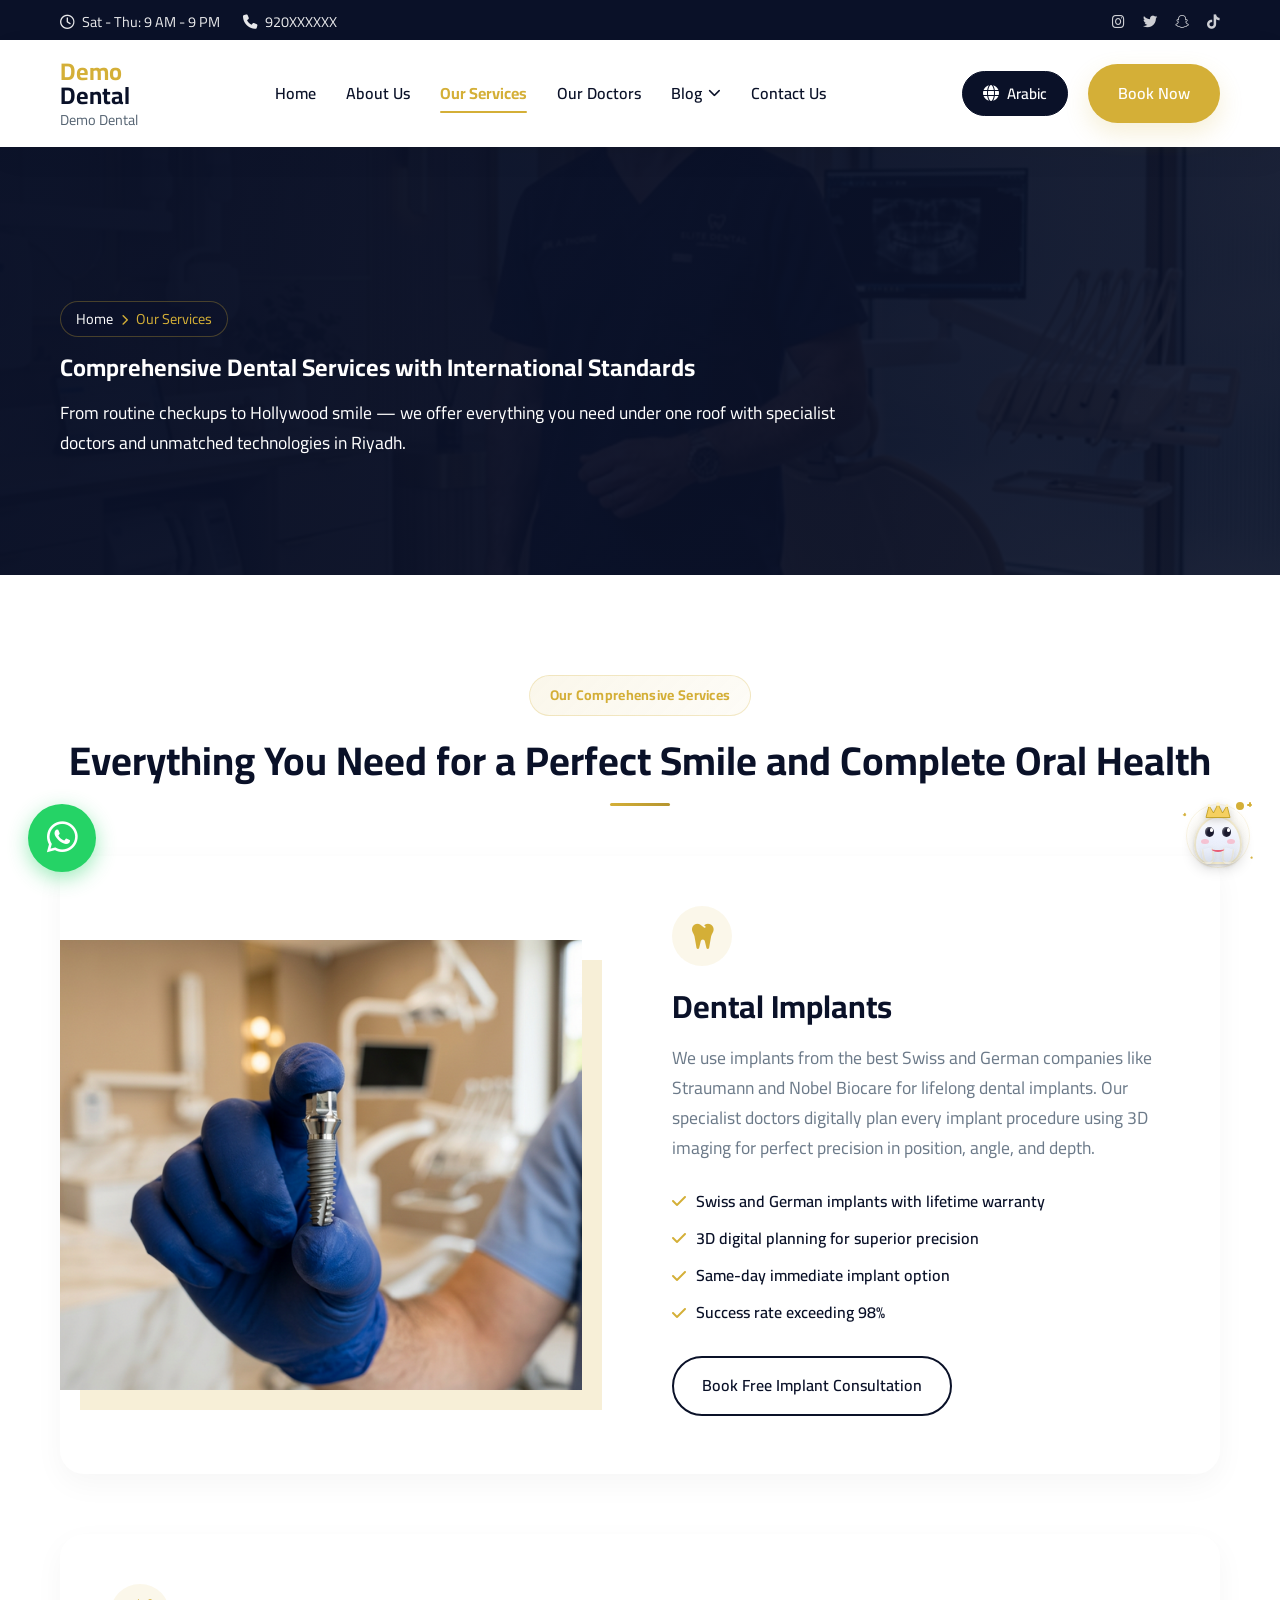
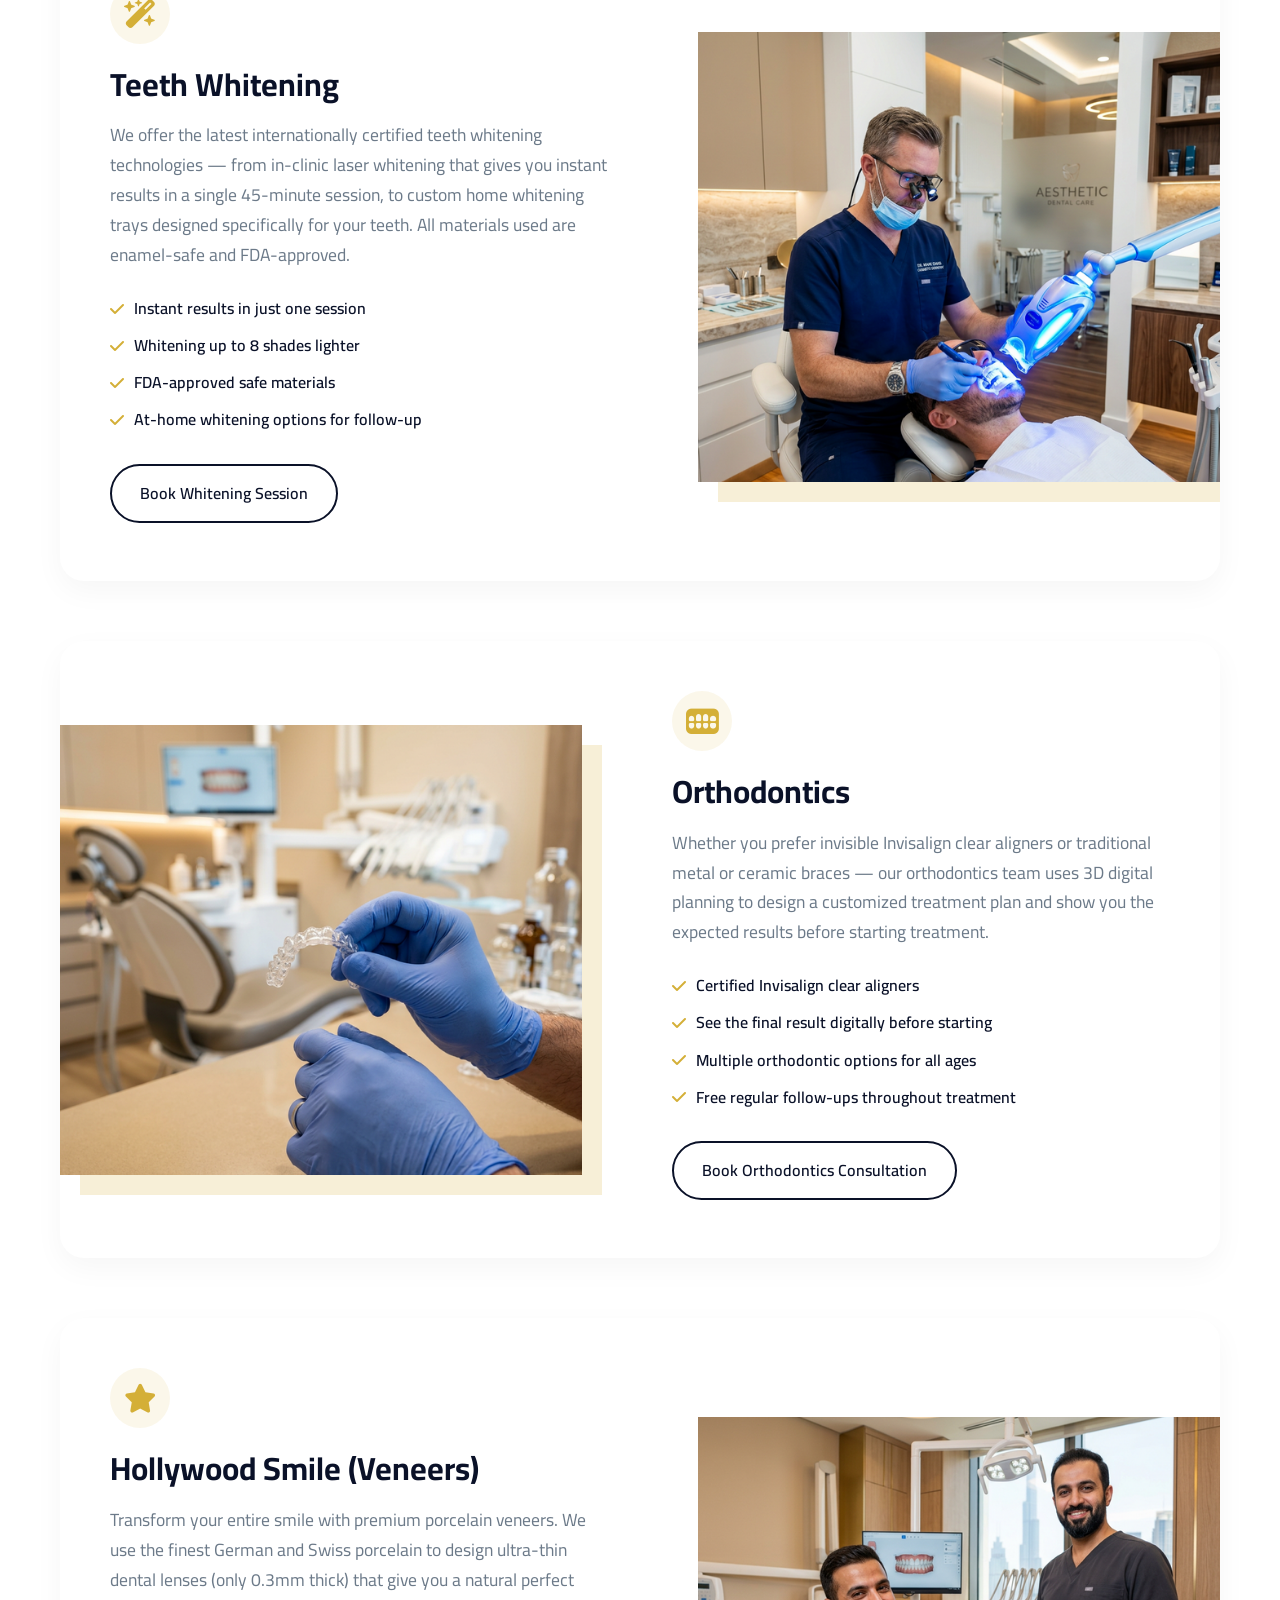
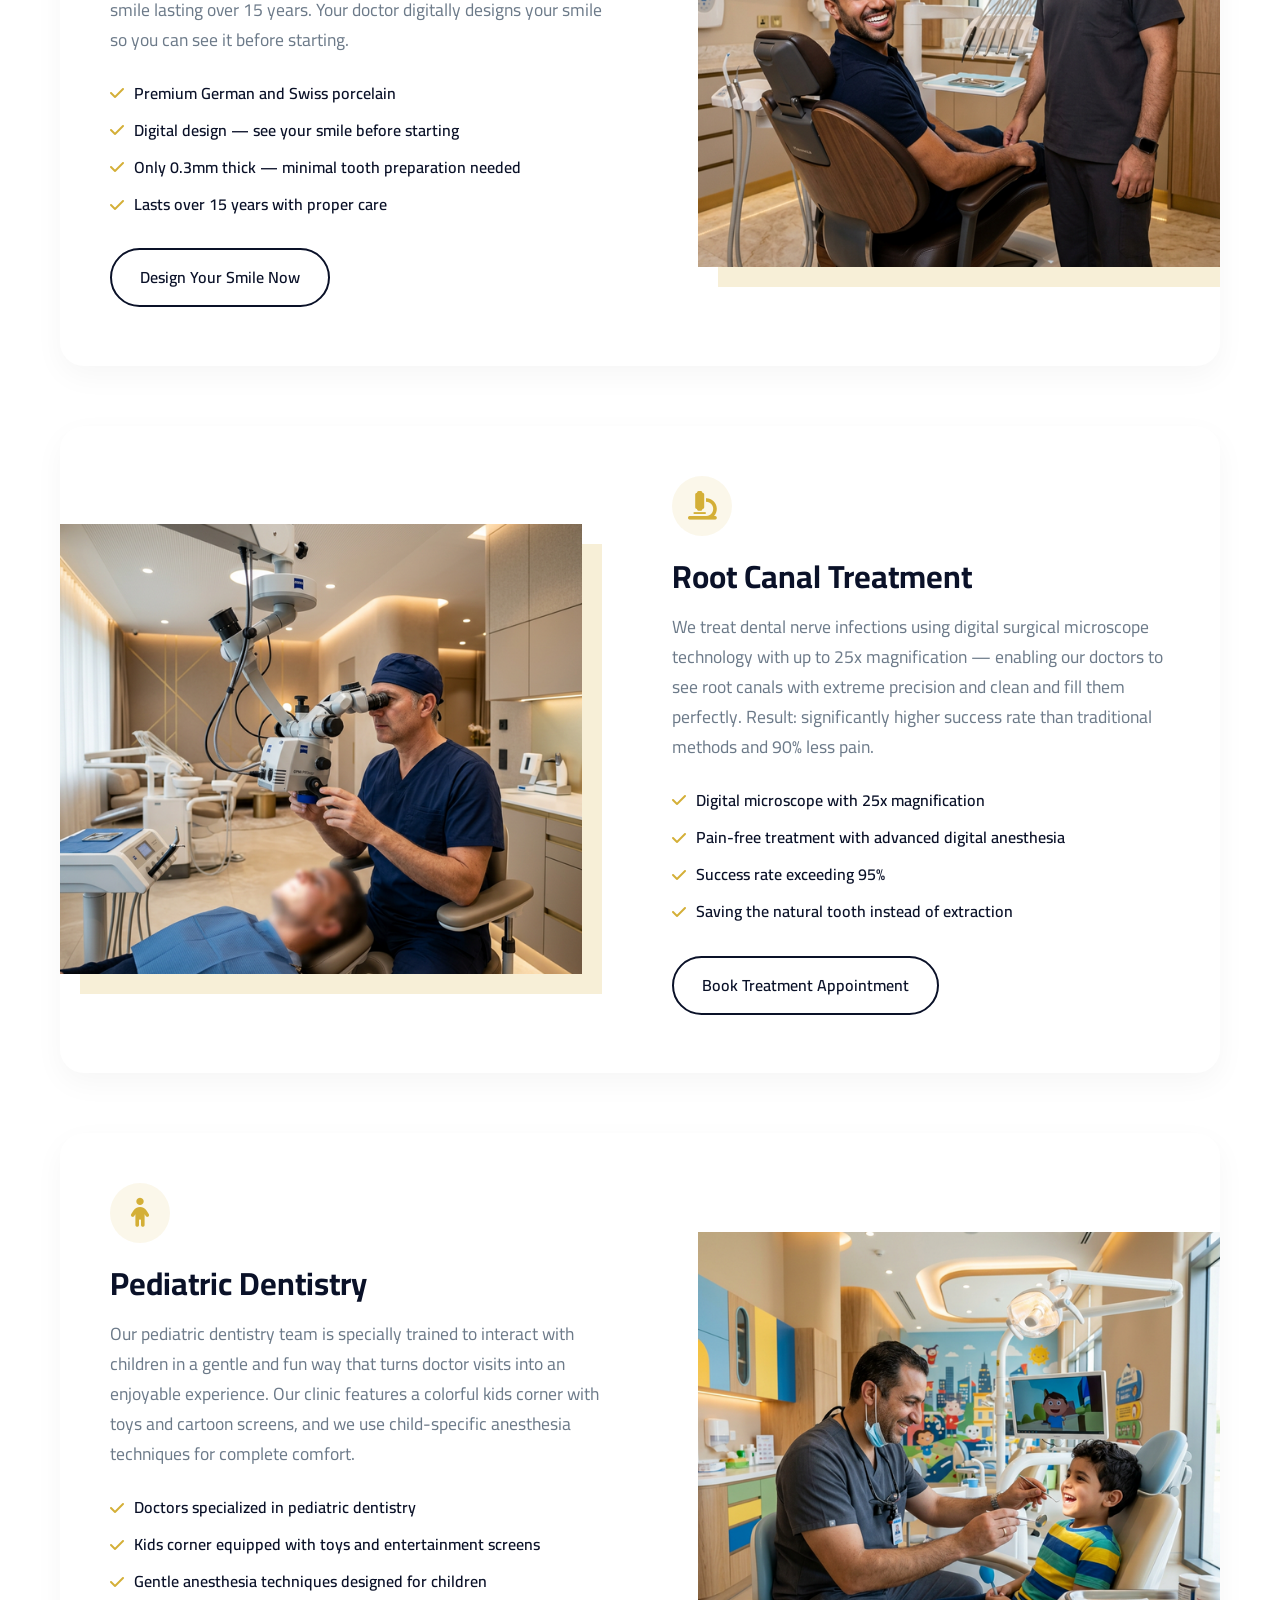
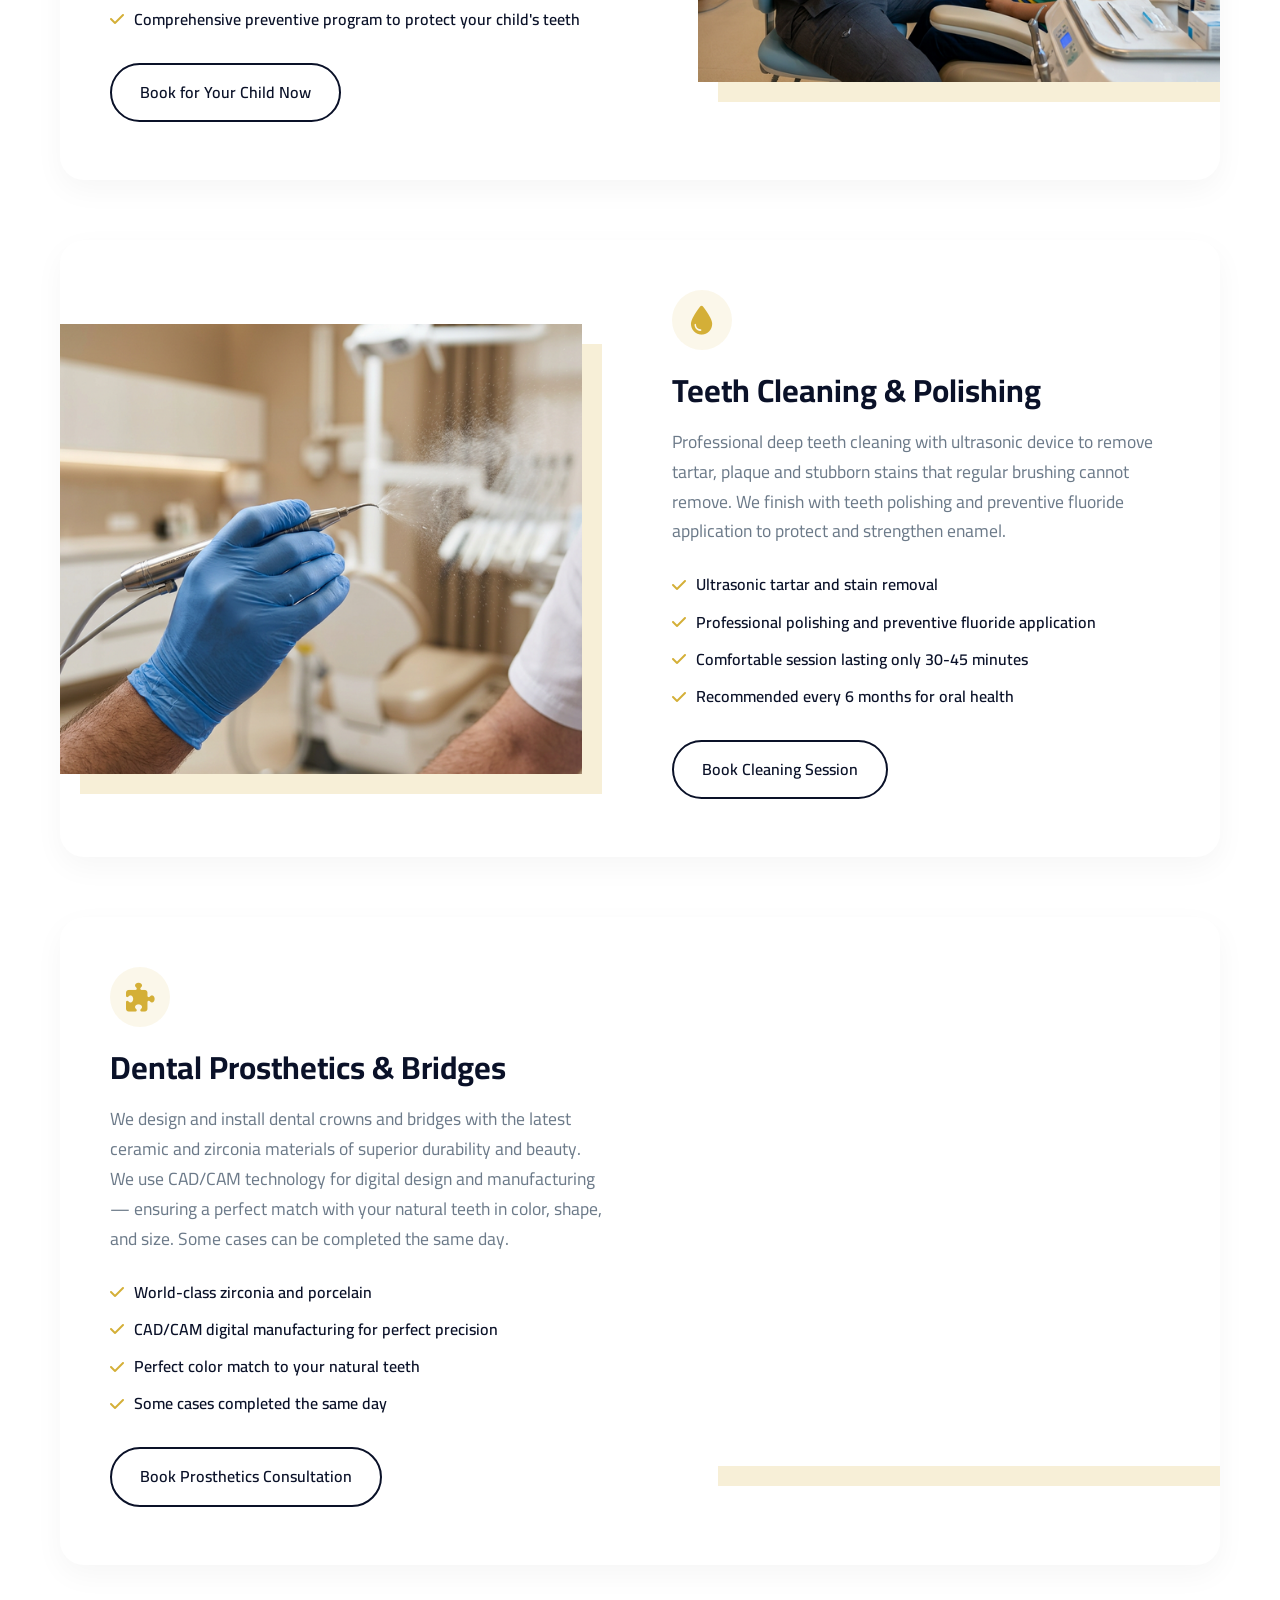
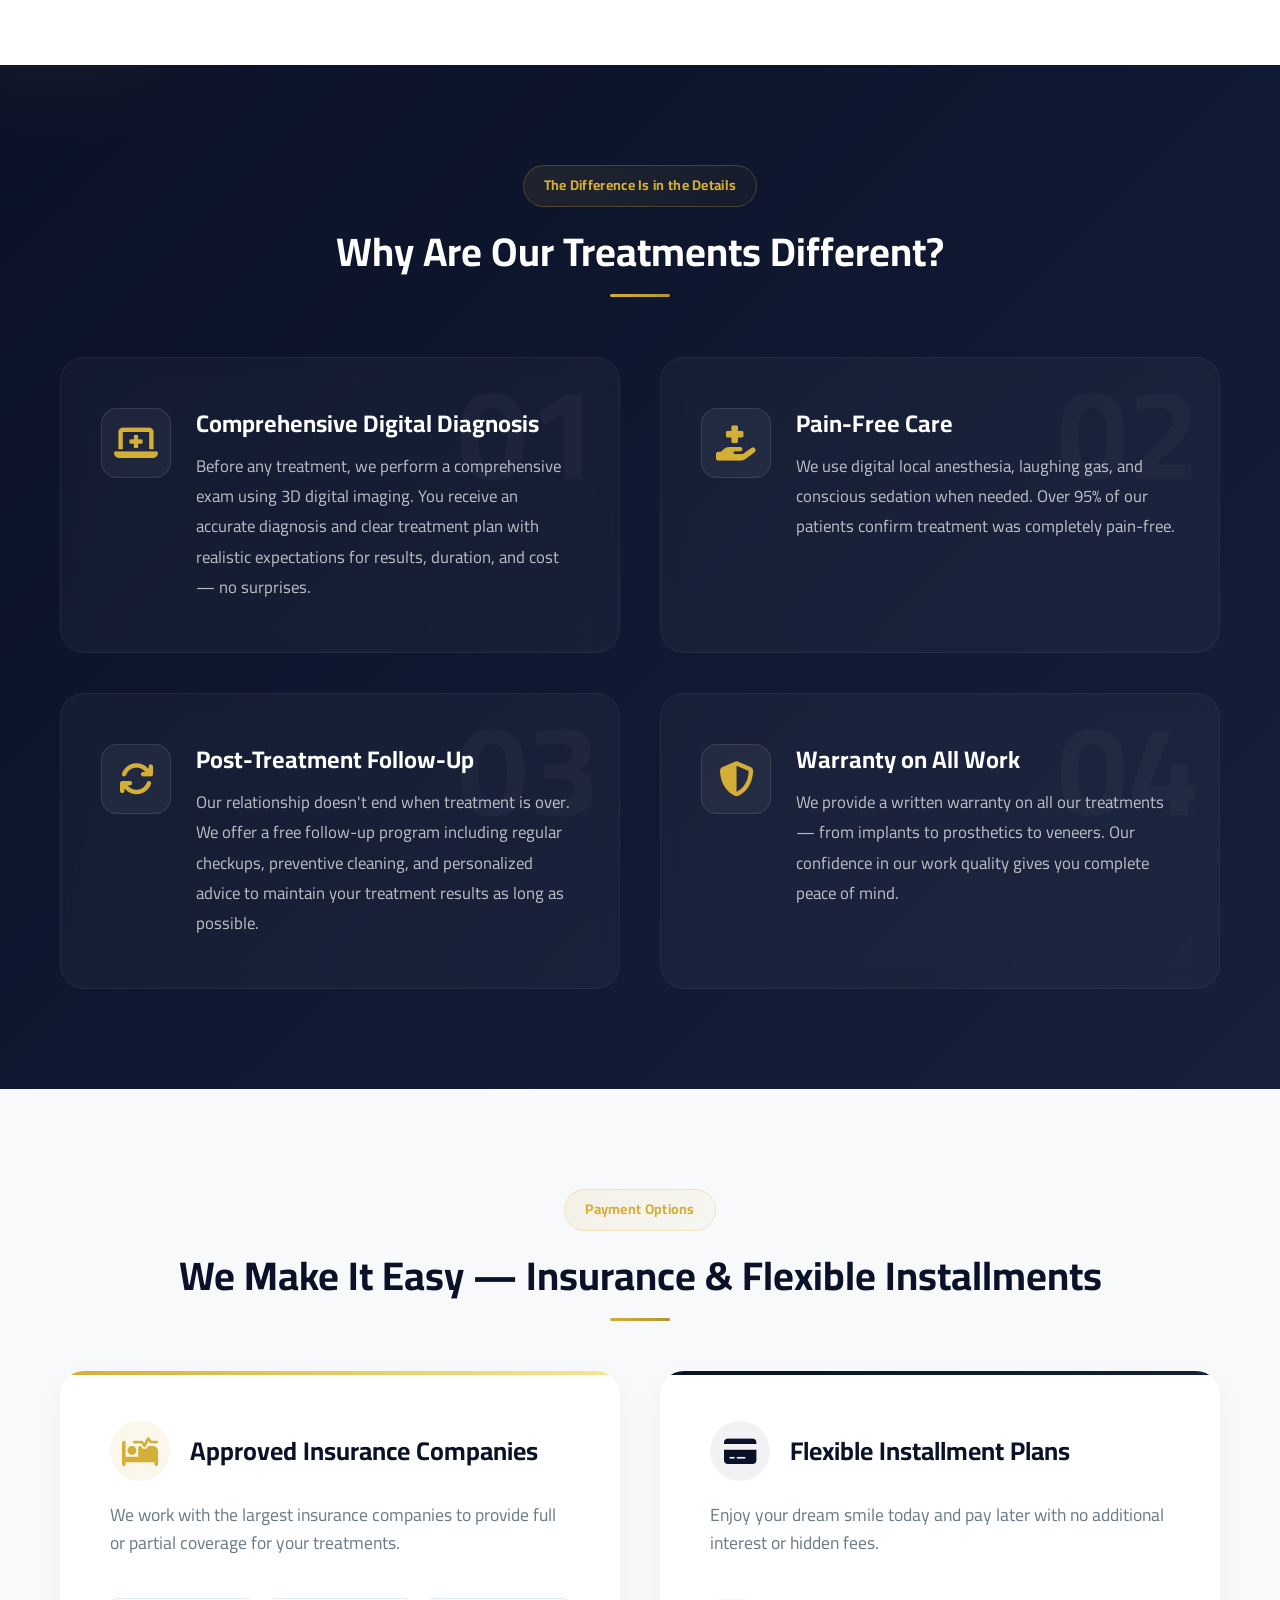
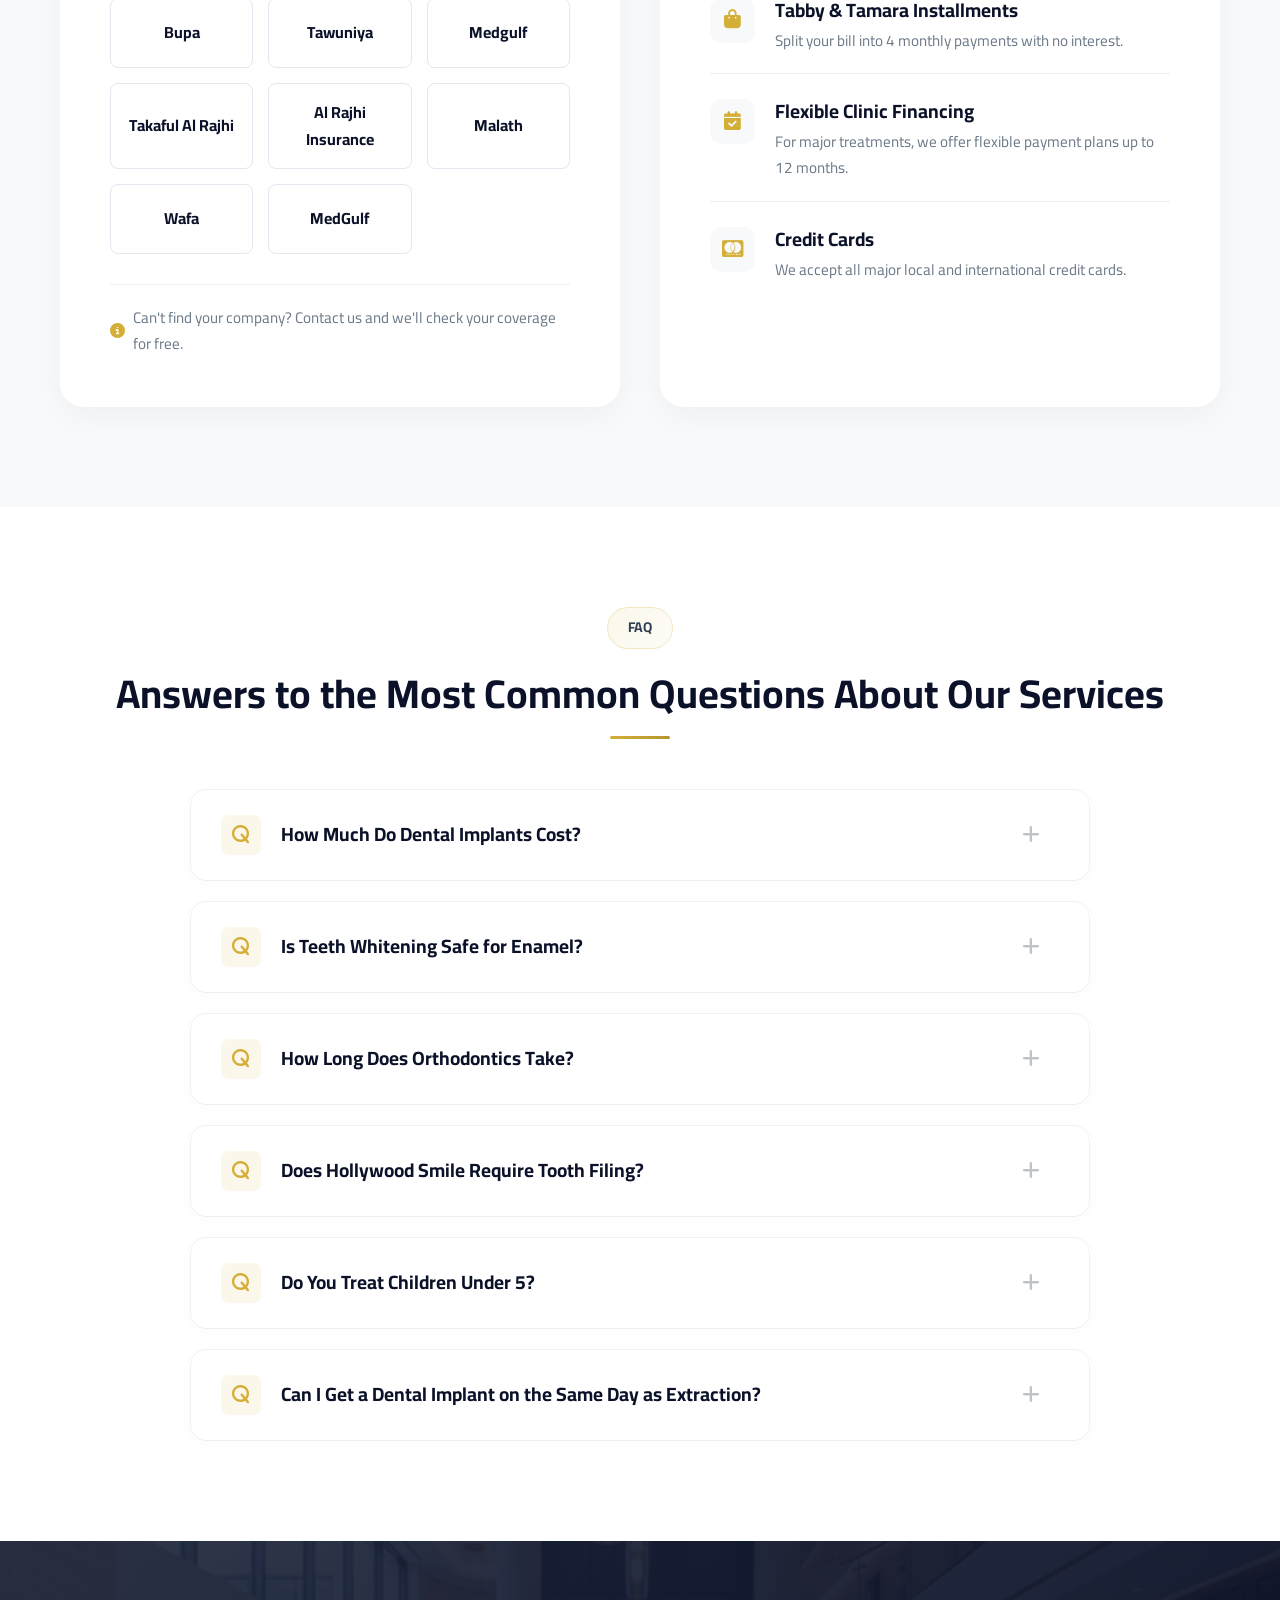
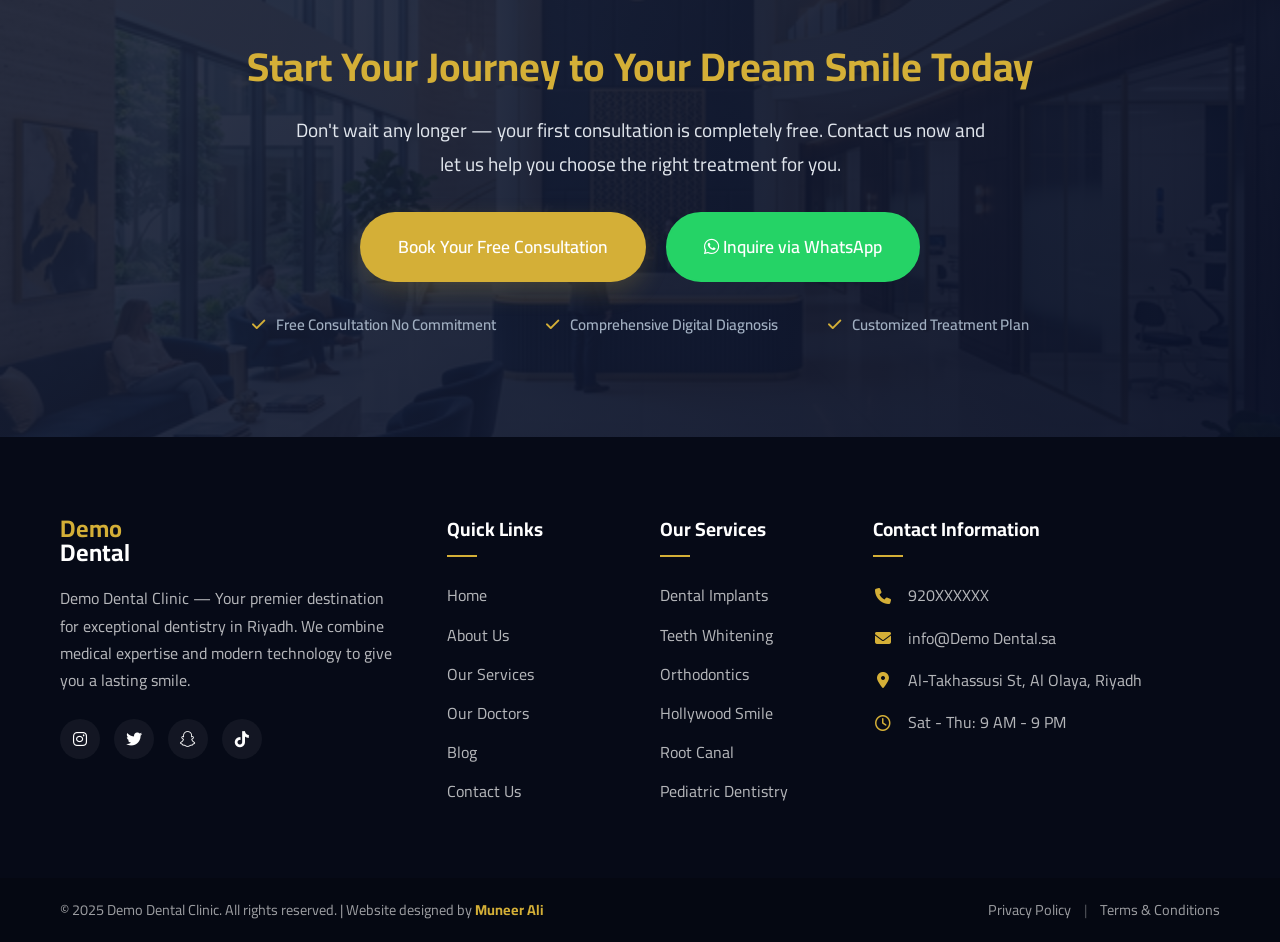
<file: services-en.html>
<!DOCTYPE html>
<html lang="en" dir="ltr">

<head>
    <meta charset="UTF-8">
    <meta name="viewport" content="width=device-width, initial-scale=1.0">
    <meta http-equiv="Content-Security-Policy" content="upgrade-insecure-requests">
    <title>Dental Services in Riyadh | Demo Dental Clinic — Implants, Whitening, Orthodontics, Cosmetics</title>
    <meta name="description"
        content="Discover Demo Dental Clinic services in Riyadh: Swiss dental implants, laser whitening, clear braces, Hollywood smile, root canal, pediatric dentistry. Specialist doctors and modern technologies. Book your free consultation.">
    <meta name="keywords"
        content="dental services Riyadh, dental implants Riyadh, laser teeth whitening, clear braces, Hollywood smile Riyadh, painless root canal, pediatric dentist Riyadh, professional teeth cleaning, dental prosthetics">

    <!-- Schema.org JSON-LD -->
    <script type="application/ld+json">
    {
      "@context": "https://schema.org",
      "@type": "MedicalBusiness",
      "name": "Demo Dental Clinic",
      "url": "https://Demo Dental.sa/services-en.html",
      "logo": "https://Demo Dental.sa/img/logo.png",
      "makesOffer": [
        {"@type": "Offer", "itemOffered": {"@type": "Service", "name": "Dental Implants"}},
        {"@type": "Offer", "itemOffered": {"@type": "Service", "name": "Laser Teeth Whitening"}},
        {"@type": "Offer", "itemOffered": {"@type": "Service", "name": "Clear Braces"}},
        {"@type": "Offer", "itemOffered": {"@type": "Service", "name": "Hollywood Smile (Veneers)"}},
        {"@type": "Offer", "itemOffered": {"@type": "Service", "name": "Microscopic Root Canal"}},
        {"@type": "Offer", "itemOffered": {"@type": "Service", "name": "Pediatric Dentistry"}},
        {"@type": "Offer", "itemOffered": {"@type": "Service", "name": "Teeth Cleaning & Polishing"}},
        {"@type": "Offer", "itemOffered": {"@type": "Service", "name": "Dental Prosthetics & Bridges"}}
      ],
      "telephone": "920XXXXXX",
      "address": {
        "@type": "PostalAddress",
        "streetAddress": "Al-Takhassusi St, Al Olaya",
        "addressLocality": "Riyadh",
        "addressCountry": "SA"
      }
    }
    </script>

    <script type="application/ld+json">
    {
      "@context": "https://schema.org",
      "@type": "BreadcrumbList",
      "itemListElement": [{
        "@type": "ListItem",
        "position": 1,
        "name": "Home",
        "item": "https://Demo Dental.sa/index.html"
      },{
        "@type": "ListItem",
        "position": 2,
        "name": "Our Services"
      }]
    }
    </script>

    <!-- Open Graph Meta Tags -->
    <meta property="og:title" content="Comprehensive Dental Services | Demo Dental Clinic">
    <meta property="og:description"
        content="Global technologies and specialist doctors for all your dental needs. From immediate implants to laser whitening and Hollywood smile in Riyadh.">
    <meta property="og:type" content="website">

    <!-- Fonts -->
    <link rel="preconnect" href="https://fonts.googleapis.com">
    <link rel="preconnect" href="https://fonts.gstatic.com" crossorigin>
    <link href="https://fonts.googleapis.com/css2?family=Cairo:wght@400;600;700&display=swap" rel="stylesheet">

    <!-- Font Awesome -->
    <link rel="stylesheet" href="https://cdn.jsdelivr.net/npm/@fortawesome/fontawesome-free@6.4.0/css/all.min.css" crossorigin="anonymous">

    <!-- AOS.js CSS -->
    <link href="https://cdn.jsdelivr.net/npm/aos@2.3.4/dist/aos.css" rel="stylesheet">

    <!-- Swiper.js CSS -->
    <link rel="stylesheet" href="https://cdn.jsdelivr.net/npm/swiper@10/swiper-bundle.min.css">

    <!-- Custom CSS -->
    <link rel="stylesheet" href="css/style-en.css">
    <link rel="stylesheet" href="css/booking.css">
    <link rel="stylesheet" href="css/chatbot-widget.css">
    <!-- Google Analytics 4 (GA4) -->
    <script async src="https://www.googletagmanager.com/gtag/js?id=G-GVRYBWPSYK"></script>
    <script>
      window.dataLayer = window.dataLayer || [];
      function gtag(){dataLayer.push(arguments);}
      gtag('js', new Date());
      gtag('config', 'G-GVRYBWPSYK');
    </script>
    <!-- GoatCounter -->
    <script data-goatcounter="https://demodental.goatcounter.com/count"
            async src="//gc.zgo.at/count.js"></script>
</head>

<body>

    <!-- A. Top Info Bar -->
    <div class="top-info-bar">
        <div class="container">
            <div class="info-content">
                <div class="info-left">
                    <span><i class="fa-regular fa-clock"></i> Sat - Thu: 9 AM - 9 PM</span>
                    <span><i class="fa-solid fa-phone"></i> 920XXXXXX</span>
                </div>
                <div class="info-right social-icons">
                    <a href="#" aria-label="Instagram"><i class="fa-brands fa-instagram"></i></a>
                    <a href="#" aria-label="Twitter"><i class="fa-brands fa-twitter"></i></a>
                    <a href="#" aria-label="Snapchat"><i class="fa-brands fa-snapchat"></i></a>
                    <a href="#" aria-label="TikTok"><i class="fa-brands fa-tiktok"></i></a>
                </div>
            </div>
        </div>
    </div>

    <!-- B. Sticky Header/Navigation -->
    <!-- Added inner-page-header explicitly as requested -->
    <header class="header inner-page-header" id="header">
        <div class="container header-container">
            <a href="index-en-en.html" class="logo">
                <span class="logo-gold">Demo</span><span class="logo-white">Dental</span><span class="logo-ar">Demo Dental</span>
            </a>

            <nav class="nav-menu" id="nav-menu">
                <ul class="nav-list">
                    <li><a href="index-en.html" class="nav-link">Home</a></li>
                    <li><a href="about-en.html" class="nav-link">About Us</a></li>
                    <li><a href="services-en.html" class="nav-link active">Our Services</a></li>
                    <li><a href="doctors-en.html" class="nav-link">Our Doctors</a></li>
                    <li class="has-dropdown">
                        <a href="blog-en.html" class="nav-link">Blog <i class="fa-solid fa-chevron-down"></i></a>
                        <ul class="dropdown-menu">
                            <li><a href="blog-post-implants-en.html">Dental Implants Guide</a></li>
                        </ul>
                    </li>
                    <li><a href="contact-en.html" class="nav-link">Contact Us</a></li>
                </ul>
            </nav>

            <div class="header-actions">
                <a href="services.html" class="lang-switch">Arabic</a>
                <a href="contact-en.html" class="btn btn-primary btn-book-header">Book Now</a>
                <button class="mobile-toggle" aria-label="Toggle Menu" id="mobile-toggle">
                    <i class="fa-solid fa-bars"></i>
                </button>
            </div>
        </div>
        <div class="mobile-overlay" id="mobile-overlay"></div>
    </header>

    <main>

        <!-- SECTION 1 — Page Hero -->
        <section class="services-hero page-hero"
            style="background: url('img/services_hero_male_1772430321324.png') center/cover no-repeat;" id="page-hero">
            <div class="hero-overlay"></div>
            <div class="container hero-content">
                <div class="breadcrumb fade-in-up" style="animation-delay: 0.1s;">
                    <a href="index-en.html">Home</a> <i class="fa-solid fa-chevron-right"></i> <span>Our Services</span>
                </div>
                <h1 class="fade-in-up" style="animation-delay: 0.3s;">Comprehensive Dental Services with International Standards</h1>
                <p class="hero-subtitle fade-in-up" style="animation-delay: 0.5s;">
                    From routine checkups to Hollywood smile — we offer everything you need under one roof with specialist doctors and
                    unmatched technologies in Riyadh.
                </p>
            </div>
        </section>

        <!-- SECTION 2 — All Services (Alternating Grid) -->
        <section class="all-services section-padding">
            <div class="container">
                <div class="section-header center" data-aos="fade-up">
                    <p class="section-subtitle">Our Comprehensive Services</p>
                    <h2 class="section-title">Everything You Need for a Perfect Smile and Complete Oral Health</h2>
                </div>

                <div class="services-detailed-list">
                    <!-- Service 1: Implants -->
                    <div class="service-row" id="service-implants" data-aos="fade-up">
                        <div class="service-row-visual lux-shadow"
                            style="background: url('img/service_implants_male_1772430340932.png') center/cover no-repeat;">
                        </div>
                        <div class="service-row-content">
                            <div class="srv-icon"><i class="fa-solid fa-tooth"></i></div>
                            <h3>Dental Implants</h3>
                            <p>We use implants from the best Swiss and German companies like Straumann and Nobel Biocare for
                                lifelong dental implants. Our specialist doctors digitally plan every implant procedure using
                                3D imaging for perfect precision in position, angle, and depth.</p>
                            <ul class="srv-benefits">
                                <li><i class="fa-solid fa-check"></i> Swiss and German implants with lifetime warranty</li>
                                <li><i class="fa-solid fa-check"></i> 3D digital planning for superior precision</li>
                                <li><i class="fa-solid fa-check"></i> Same-day immediate implant option</li>
                                <li><i class="fa-solid fa-check"></i> Success rate exceeding 98%</li>
                            </ul>
                            <a href="contact-en.html" class="btn btn-outline">Book Free Implant Consultation</a>
                        </div>
                    </div>

                    <!-- Service 2: Whitening (Reversed) -->
                    <div class="service-row reversed" id="service-whitening" data-aos="fade-up">
                        <div class="service-row-visual lux-shadow"
                            style="background: url('img/service_whitening_male_1772430397838.png') center/cover no-repeat;">
                        </div>
                        <div class="service-row-content">
                            <div class="srv-icon"><i class="fa-solid fa-wand-magic-sparkles"></i></div>
                            <h3>Teeth Whitening</h3>
                            <p>We offer the latest internationally certified teeth whitening technologies — from in-clinic laser whitening that gives you
                                instant results in a single 45-minute session, to custom home whitening trays designed specifically
                                for your teeth. All materials used are enamel-safe and FDA-approved.</p>
                            <ul class="srv-benefits">
                                <li><i class="fa-solid fa-check"></i> Instant results in just one session</li>
                                <li><i class="fa-solid fa-check"></i> Whitening up to 8 shades lighter</li>
                                <li><i class="fa-solid fa-check"></i> FDA-approved safe materials</li>
                                <li><i class="fa-solid fa-check"></i> At-home whitening options for follow-up</li>
                            </ul>
                            <a href="contact-en.html" class="btn btn-outline">Book Whitening Session</a>
                        </div>
                    </div>

                    <!-- Service 3: Orthodontics -->
                    <div class="service-row" id="service-orthodontics" data-aos="fade-up">
                        <div class="service-row-visual lux-shadow"
                            style="background: url('img/service_ortho_male_1772430419264.png') center/cover no-repeat;">
                        </div>
                        <div class="service-row-content">
                            <div class="srv-icon"><i class="fa-solid fa-teeth"></i></div>
                            <h3>Orthodontics</h3>
                            <p>Whether you prefer invisible Invisalign clear aligners or traditional metal or
                                ceramic braces — our orthodontics team uses 3D digital planning to design a customized treatment
                                plan and show you the expected results before starting treatment.</p>
                            <ul class="srv-benefits">
                                <li><i class="fa-solid fa-check"></i> Certified Invisalign clear aligners</li>
                                <li><i class="fa-solid fa-check"></i> See the final result digitally before starting</li>
                                <li><i class="fa-solid fa-check"></i> Multiple orthodontic options for all ages</li>
                                <li><i class="fa-solid fa-check"></i> Free regular follow-ups throughout treatment</li>
                            </ul>
                            <a href="contact-en.html" class="btn btn-outline">Book Orthodontics Consultation</a>
                        </div>
                    </div>

                    <!-- Service 4: Veneers (Reversed) -->
                    <div class="service-row reversed" id="service-veneers" data-aos="fade-up">
                        <div class="service-row-visual lux-shadow"
                            style="background: url('img/service_veneers_male_1772430362008.png') center/cover no-repeat;">
                        </div>
                        <div class="service-row-content">
                            <div class="srv-icon"><i class="fa-solid fa-star"></i></div>
                            <h3>Hollywood Smile (Veneers)</h3>
                            <p>Transform your entire smile with premium porcelain veneers. We use the finest German
                                and Swiss porcelain to design ultra-thin dental lenses (only 0.3mm thick) that give you a natural
                                perfect smile lasting over 15 years. Your doctor digitally designs your smile so you can see it before starting.</p>
                            <ul class="srv-benefits">
                                <li><i class="fa-solid fa-check"></i> Premium German and Swiss porcelain</li>
                                <li><i class="fa-solid fa-check"></i> Digital design — see your smile before starting</li>
                                <li><i class="fa-solid fa-check"></i> Only 0.3mm thick — minimal tooth preparation needed</li>
                                <li><i class="fa-solid fa-check"></i> Lasts over 15 years with proper care</li>
                            </ul>
                            <a href="contact-en.html" class="btn btn-outline">Design Your Smile Now</a>
                        </div>
                    </div>

                    <!-- Service 5: Endodontics -->
                    <div class="service-row" id="service-endodontics" data-aos="fade-up">
                        <div class="service-row-visual lux-shadow"
                            style="background: url('img/service_endo_male_1772430440174.png') center/cover no-repeat;">
                        </div>
                        <div class="service-row-content">
                            <div class="srv-icon"><i class="fa-solid fa-microscope"></i></div>
                            <h3>Root Canal Treatment</h3>
                            <p>We treat dental nerve infections using digital surgical microscope technology with up to 25x
                                magnification — enabling our doctors to see root canals with extreme precision and clean and fill them perfectly.
                                Result: significantly higher success rate than traditional methods and 90% less pain.</p>
                            <ul class="srv-benefits">
                                <li><i class="fa-solid fa-check"></i> Digital microscope with 25x magnification</li>
                                <li><i class="fa-solid fa-check"></i> Pain-free treatment with advanced digital anesthesia</li>
                                <li><i class="fa-solid fa-check"></i> Success rate exceeding 95%</li>
                                <li><i class="fa-solid fa-check"></i> Saving the natural tooth instead of extraction</li>
                            </ul>
                            <a href="contact-en.html" class="btn btn-outline">Book Treatment Appointment</a>
                        </div>
                    </div>

                    <!-- Service 6: Pediatric (Reversed) -->
                    <div class="service-row reversed" id="service-pediatric" data-aos="fade-up">
                        <div class="service-row-visual lux-shadow"
                            style="background: url('img/service_pediatric_male_1772430479245.png') center/cover no-repeat;">
                        </div>
                        <div class="service-row-content">
                            <div class="srv-icon"><i class="fa-solid fa-child"></i></div>
                            <h3>Pediatric Dentistry</h3>
                            <p>Our pediatric dentistry team is specially trained to interact with children in a gentle
                                and fun way that turns doctor visits into an enjoyable experience. Our clinic features a colorful kids corner with toys and
                                cartoon screens, and we use child-specific anesthesia techniques for complete comfort.</p>
                            <ul class="srv-benefits">
                                <li><i class="fa-solid fa-check"></i> Doctors specialized in pediatric dentistry</li>
                                <li><i class="fa-solid fa-check"></i> Kids corner equipped with toys and entertainment screens</li>
                                <li><i class="fa-solid fa-check"></i> Gentle anesthesia techniques designed for children</li>
                                <li><i class="fa-solid fa-check"></i> Comprehensive preventive program to protect your child's teeth</li>
                            </ul>
                            <a href="contact-en.html" class="btn btn-outline">Book for Your Child Now</a>
                        </div>
                    </div>

                    <!-- Service 7: Cleaning -->
                    <div class="service-row" id="service-cleaning" data-aos="fade-up">
                        <div class="service-row-visual lux-shadow"
                            style="background: url('img/service_cleaning_male_1772430504903.png') center/cover no-repeat;">
                        </div>
                        <div class="service-row-content">
                            <div class="srv-icon"><i class="fa-solid fa-droplet"></i></div>
                            <h3>Teeth Cleaning &amp; Polishing</h3>
                            <p>Professional deep teeth cleaning with ultrasonic device to remove tartar, plaque
                                and stubborn stains that regular brushing cannot remove. We finish with teeth polishing
                                and preventive fluoride application to protect and strengthen enamel.</p>
                            <ul class="srv-benefits">
                                <li><i class="fa-solid fa-check"></i> Ultrasonic tartar and stain removal</li>
                                <li><i class="fa-solid fa-check"></i> Professional polishing and preventive fluoride application</li>
                                <li><i class="fa-solid fa-check"></i> Comfortable session lasting only 30-45 minutes</li>
                                <li><i class="fa-solid fa-check"></i> Recommended every 6 months for oral health</li>
                            </ul>
                            <a href="contact-en.html" class="btn btn-outline">Book Cleaning Session</a>
                        </div>
                    </div>

                    <!-- Service 8: Crowns & Bridges (Reversed) - Using styled placeholder as image was not generated -->
                    <div class="service-row reversed" id="service-crowns" data-aos="fade-up">
                        <div class="service-row-visual lux-shadow"
                            style="background: url('https://images.unsplash.com/photo-1606811841689-23dfddce3e95?q=80&w=1000&auto=format&fit=crop') center/cover no-repeat;">
                        </div>
                        <div class="service-row-content">
                            <div class="srv-icon"><i class="fa-solid fa-puzzle-piece"></i></div>
                            <h3>Dental Prosthetics &amp; Bridges</h3>
                            <p>We design and install dental crowns and bridges with the latest ceramic and zirconia materials of superior durability and beauty.
                                We use CAD/CAM technology for digital design and manufacturing — ensuring a perfect match with your
                                natural teeth in color, shape, and size. Some cases can be completed the same day.</p>
                            <ul class="srv-benefits">
                                <li><i class="fa-solid fa-check"></i> World-class zirconia and porcelain</li>
                                <li><i class="fa-solid fa-check"></i> CAD/CAM digital manufacturing for perfect precision</li>
                                <li><i class="fa-solid fa-check"></i> Perfect color match to your natural teeth</li>
                                <li><i class="fa-solid fa-check"></i> Some cases completed the same day</li>
                            </ul>
                            <a href="contact-en.html" class="btn btn-outline">Book Prosthetics Consultation</a>
                        </div>
                    </div>

                </div>
            </div>
        </section>

        <!-- SECTION 3 — Why Our Treatments Are Different -->
        <section class="treatments-diff-premium section-padding">
            <div class="container" style="position: relative; z-index: 2;">
                <div class="section-header center" data-aos="fade-up">
                    <p class="section-subtitle">The Difference Is in the Details</p>
                    <h2 class="section-title" style="color: var(--white);">Why Are Our Treatments Different?</h2>
                </div>

                <div class="diff-grid-premium">
                    <div class="diff-card-premium" data-aos="fade-up" data-aos-delay="100">
                        <div class="diff-watermark">01</div>
                        <div class="diff-content-wrapper">
                            <div class="diff-icon-premium"><i class="fa-solid fa-laptop-medical"></i></div>
                            <div class="diff-text-content">
                                <h3>Comprehensive Digital Diagnosis</h3>
                                <p>Before any treatment, we perform a comprehensive exam using 3D digital imaging. You receive an accurate
                                    diagnosis and clear treatment plan with realistic expectations for results, duration, and cost — no surprises.</p>
                            </div>
                        </div>
                    </div>

                    <div class="diff-card-premium" data-aos="fade-up" data-aos-delay="200">
                        <div class="diff-watermark">02</div>
                        <div class="diff-content-wrapper">
                            <div class="diff-icon-premium"><i class="fa-solid fa-hand-holding-medical"></i></div>
                            <div class="diff-text-content">
                                <h3>Pain-Free Care</h3>
                                <p>We use digital local anesthesia, laughing gas, and conscious sedation when needed. Over
                                    95% of our patients confirm treatment was completely pain-free.</p>
                            </div>
                        </div>
                    </div>

                    <div class="diff-card-premium" data-aos="fade-up" data-aos-delay="300">
                        <div class="diff-watermark">03</div>
                        <div class="diff-content-wrapper">
                            <div class="diff-icon-premium"><i class="fa-solid fa-arrows-rotate"></i></div>
                            <div class="diff-text-content">
                                <h3>Post-Treatment Follow-Up</h3>
                                <p>Our relationship doesn't end when treatment is over. We offer a free follow-up program including regular checkups,
                                    preventive cleaning, and personalized advice to maintain your treatment results as long as possible.</p>
                            </div>
                        </div>
                    </div>

                    <div class="diff-card-premium" data-aos="fade-up" data-aos-delay="400">
                        <div class="diff-watermark">04</div>
                        <div class="diff-content-wrapper">
                            <div class="diff-icon-premium"><i class="fa-solid fa-shield-halved"></i></div>
                            <div class="diff-text-content">
                                <h3>Warranty on All Work</h3>
                                <p>We provide a written warranty on all our treatments — from implants to prosthetics to veneers.
                                    Our confidence in our work quality gives you complete peace of mind.</p>
                            </div>
                        </div>
                    </div>
                </div>
            </div>
        </section>

        <!-- SECTION 4 — Insurance & Payment Premium -->
        <section class="insurance-payment-premium section-padding">
            <div class="container">
                <div class="section-header center" data-aos="fade-up">
                    <p class="section-subtitle">Payment Options</p>
                    <h2 class="section-title">We Make It Easy — Insurance &amp; Flexible Installments</h2>
                </div>

                <div class="payment-flex-premium">
                    <!-- Part 1: Insurance -->
                    <div class="payment-box-premium insurance-box" data-aos="fade-left">
                        <div class="payment-box-header">
                            <div class="icon-wrap"><i class="fa-solid fa-bed-pulse"></i></div>
                            <h3>Approved Insurance Companies</h3>
                        </div>
                        <p class="payment-desc">We work with the largest insurance companies to provide full or partial coverage
                            for your treatments.</p>

                        <div class="ins-logos-premium">
                            <div class="ins-logo-card"><span>Bupa</span></div>
                            <div class="ins-logo-card"><span>Tawuniya</span></div>
                            <div class="ins-logo-card"><span>Medgulf</span></div>
                            <div class="ins-logo-card"><span>Takaful Al Rajhi</span></div>
                            <div class="ins-logo-card"><span>Al Rajhi Insurance</span></div>
                            <div class="ins-logo-card"><span>Malath</span></div>
                            <div class="ins-logo-card"><span>Wafa</span></div>
                            <div class="ins-logo-card"><span>MedGulf</span></div>
                        </div>
                        <div class="ins-note">
                            <i class="fa-solid fa-circle-info"></i> Can't find your company? Contact us and we'll check your coverage for free.
                        </div>
                    </div>

                    <!-- Part 2: Financing -->
                    <div class="payment-box-premium finance-box" data-aos="fade-right">
                        <div class="payment-box-header">
                            <div class="icon-wrap"><i class="fa-solid fa-credit-card"></i></div>
                            <h3>Flexible Installment Plans</h3>
                        </div>
                        <p class="payment-desc">Enjoy your dream smile today and pay later with no additional interest or hidden
                            fees.</p>

                        <div class="finance-options">
                            <div class="finance-item">
                                <div class="finance-icon"><i class="fa-solid fa-bag-shopping"></i></div>
                                <div class="finance-text">
                                    <h4>Tabby &amp; Tamara Installments</h4>
                                    <p>Split your bill into 4 monthly payments with no interest.</p>
                                </div>
                            </div>
                            <div class="finance-item">
                                <div class="finance-icon"><i class="fa-solid fa-calendar-check"></i></div>
                                <div class="finance-text">
                                    <h4>Flexible Clinic Financing</h4>
                                    <p>For major treatments, we offer flexible payment plans up to 12 months.</p>
                                </div>
                            </div>
                            <div class="finance-item">
                                <div class="finance-icon"><i class="fa-brands fa-cc-mastercard"></i></div>
                                <div class="finance-text">
                                    <h4>Credit Cards</h4>
                                    <p>We accept all major local and international credit cards.</p>
                                </div>
                            </div>
                        </div>
                    </div>
                </div>
            </div>
        </section>

        <!-- SECTION 5 — FAQ Premium -->
        <section class="services-faq-premium section-padding bg-light">
            <div class="container">
                <div class="section-header center" data-aos="fade-up">
                    <p class="section-subtitle">FAQ</p>
                    <h2 class="section-title">Answers to the Most Common Questions About Our Services</h2>
                </div>

                <div class="faq-container-premium">
                    <div class="faq-item-premium" data-aos="fade-up" data-aos-delay="100">
                        <div class="faq-question-premium">
                            <div class="q-icon"><i class="fa-solid fa-q"></i></div>
                            <h3>How Much Do Dental Implants Cost?</h3>
                            <div class="toggle-icon"><i class="fa-solid fa-plus"></i><i class="fa-solid fa-minus"></i>
                            </div>
                        </div>
                        <div class="faq-answer-premium">
                            <p>Dental implant costs vary by implant type and jaw bone condition. Prices start from 3,500 SAR
                                per implant including crown. We offer a free consultation where the doctor evaluates your case and provides an accurate
                                cost estimate and comfortable installment options.</p>
                        </div>
                    </div>

                    <div class="faq-item-premium" data-aos="fade-up" data-aos-delay="150">
                        <div class="faq-question-premium">
                            <div class="q-icon"><i class="fa-solid fa-q"></i></div>
                            <h3>Is Teeth Whitening Safe for Enamel?</h3>
                            <div class="toggle-icon"><i class="fa-solid fa-plus"></i><i class="fa-solid fa-minus"></i>
                            </div>
                        </div>
                        <div class="faq-answer-premium">
                            <p>Yes, teeth whitening at our clinic is completely safe. We use FDA-approved materials and follow
                                scientifically proven protocols to protect enamel. The doctor examines your teeth first to confirm whitening is
                                suitable for your case.</p>
                        </div>
                    </div>

                    <div class="faq-item-premium" data-aos="fade-up" data-aos-delay="200">
                        <div class="faq-question-premium">
                            <div class="q-icon"><i class="fa-solid fa-q"></i></div>
                            <h3>How Long Does Orthodontics Take?</h3>
                            <div class="toggle-icon"><i class="fa-solid fa-plus"></i><i class="fa-solid fa-minus"></i>
                            </div>
                        </div>
                        <div class="faq-answer-premium">
                            <p>Treatment duration varies by case — on average 6 to 18 months. Invisalign clear aligners
                                can be faster in some cases. The doctor precisely determines the expected duration after examination and digital
                                imaging.</p>
                        </div>
                    </div>

                    <div class="faq-item-premium" data-aos="fade-up" data-aos-delay="250">
                        <div class="faq-question-premium">
                            <div class="q-icon"><i class="fa-solid fa-q"></i></div>
                            <h3>Does Hollywood Smile Require Tooth Filing?</h3>
                            <div class="toggle-icon"><i class="fa-solid fa-plus"></i><i class="fa-solid fa-minus"></i>
                            </div>
                        </div>
                        <div class="faq-answer-premium">
                            <p>With technological advancement, we can now install ultra-thin veneers (0.3mm) requiring minimal
                                or no filing in some cases. The doctor evaluates your case and chooses the best option to preserve your
                                natural teeth.</p>
                        </div>
                    </div>

                    <div class="faq-item-premium" data-aos="fade-up" data-aos-delay="300">
                        <div class="faq-question-premium">
                            <div class="q-icon"><i class="fa-solid fa-q"></i></div>
                            <h3>Do You Treat Children Under 5?</h3>
                            <div class="toggle-icon"><i class="fa-solid fa-plus"></i><i class="fa-solid fa-minus"></i>
                            </div>
                        </div>
                        <div class="faq-answer-premium">
                            <p>Yes, we have a specialized pediatric dentistry department equipped to handle all ages starting from 2 years.
                                Our pediatric dentistry specialists are trained in gentle interaction with children and making the visit
                                an enjoyable experience.</p>
                        </div>
                    </div>

                    <div class="faq-item-premium" data-aos="fade-up" data-aos-delay="350">
                        <div class="faq-question-premium">
                            <div class="q-icon"><i class="fa-solid fa-q"></i></div>
                            <h3>Can I Get a Dental Implant on the Same Day as Extraction?</h3>
                            <div class="toggle-icon"><i class="fa-solid fa-plus"></i><i class="fa-solid fa-minus"></i>
                            </div>
                        </div>
                        <div class="faq-answer-premium">
                            <p>In many cases yes — this is known as immediate implant. The doctor evaluates the bone
                                and tissue condition after extraction and decides on immediate implant feasibility. This option saves you significant time
                                and gives you a temporary tooth in the same session.</p>
                        </div>
                    </div>
                </div>
            </div>
        </section>

        <!-- SECTION 6 — Pre-footer CTA -->
        <section class="about-cta section-padding"
            style="background: url('img/hero_bg_1772314136524.png') center/cover no-repeat; position: relative;">
            <div class="cta-overlay"
                style="position: absolute; top:0; left:0; width:100%; height:100%; background: linear-gradient(135deg, rgba(26,34,56,0.9), rgba(10,17,40,0.95)); z-index: 1;">
            </div>
            <div class="container center light-text" style="position: relative; z-index: 2;" data-aos="fade-up">
                <h2 style="font-size: 2.5rem; margin-bottom: 20px; color: var(--gold);">Start Your Journey to Your Dream Smile
                    Today</h2>
                <p style="font-size: 1.2rem; max-width: 700px; margin: 0 auto 30px; line-height: 1.8; color: #e0e5ec;">
                    Don't wait any longer — your first consultation is completely free. Contact us now and let us help you choose the right treatment
                    for you.</p>
                <div class="cta-buttons" style="justify-content: center; gap: 20px;">
                    <a href="contact-en.html" class="btn btn-primary btn-large">Book Your Free Consultation</a>
                    <a href="https://wa.me/966XXXXXXXXX?text=Hello,%20I%20would%20like%20to%20inquire%20about%20the%20services%20of%20Pearl%20Smile%20Clinic"
                        class="btn btn-whatsapp btn-large" target="_blank" rel="noopener noreferrer"><i
                            class="fa-brands fa-whatsapp"></i> Inquire via
                        WhatsApp</a>
                </div>
                <div class="trust-text mt-4 cta-trust-text" style="margin-top: 30px; font-weight: 600; color: #a0aec0;">
                    <span style="margin: 0 10px;"><i class="fa-solid fa-check" style="color:var(--gold);"></i> Free Consultation
                        No Commitment</span>
                    <span style="margin: 0 10px;"><i class="fa-solid fa-check" style="color:var(--gold);"></i> Comprehensive
                        Digital Diagnosis</span>
                    <span style="margin: 0 10px;"><i class="fa-solid fa-check" style="color:var(--gold);"></i> Customized
                        Treatment Plan</span>
                </div>
            </div>
        </section>

    </main>

    <!-- D. Footer -->
    <footer class="footer">
        <div class="container">
            <div class="footer-grid">
                <div class="footer-col about-col">
                    <a href="index-en.html" class="logo footer-logo">
                        <span class="logo-gold">Demo</span><span class="logo-white">Dental</span>
                    </a>
                    <p>Demo Dental Clinic — Your premier destination for exceptional dentistry in Riyadh. We combine medical expertise and modern
                        technology to give you a lasting smile.</p>
                    <div class="social-icons footer-social">
                        <a href="#" aria-label="Instagram"><i class="fa-brands fa-instagram"></i></a>
                        <a href="#" aria-label="Twitter"><i class="fa-brands fa-twitter"></i></a>
                        <a href="#" aria-label="Snapchat"><i class="fa-brands fa-snapchat"></i></a>
                        <a href="#" aria-label="TikTok"><i class="fa-brands fa-tiktok"></i></a>
                    </div>
                </div>

                <div class="footer-col links-col">
                    <h3>Quick Links</h3>
                    <ul>
                        <li><a href="index-en.html">Home</a></li>
                        <li><a href="about-en.html">About Us</a></li>
                        <li><a href="services-en.html">Our Services</a></li>
                        <li><a href="doctors-en.html">Our Doctors</a></li>
                        <li><a href="blog-en.html">Blog</a></li>
                        <li><a href="contact-en.html">Contact Us</a></li>
                    </ul>
                </div>

                <div class="footer-col links-col">
                    <h3>Our Services</h3>
                    <ul>
                        <li><a href="services-en.html#service-implants">Dental Implants</a></li>
                        <li><a href="services-en.html#service-whitening">Teeth Whitening</a></li>
                        <li><a href="services-en.html#service-orthodontics">Orthodontics</a></li>
                        <li><a href="services-en.html#service-veneers">Hollywood Smile</a></li>
                        <li><a href="services-en.html#service-endodontics">Root Canal</a></li>
                        <li><a href="services-en.html#service-pediatric">Pediatric Dentistry</a></li>
                    </ul>
                </div>

                <div class="footer-col contact-col">
                    <h3>Contact Information</h3>
                    <ul class="contact-info-list">
                        <li><i class="fa-solid fa-phone"></i> <a href="tel:920XXXXXX" dir="ltr">920XXXXXX</a></li>
                        <li><i class="fa-solid fa-envelope"></i> <a
                                href="mailto:info@Demo Dental.sa">info@Demo Dental.sa</a></li>
                        <li><i class="fa-solid fa-location-dot"></i> Al-Takhassusi St, Al Olaya, Riyadh</li>
                        <li><i class="fa-regular fa-clock"></i> Sat - Thu: 9 AM - 9 PM</li>
                    </ul>
                </div>
            </div>
        </div>

        <div class="footer-bottom">
            <div class="container bottom-flex">
                <p>&copy; 2025 Demo Dental Clinic. All rights reserved. | Website designed by <a
                        href="https://api.whatsapp.com/send/?phone=967771491931&text&type=phone_number&app_absent=0"
                        target="_blank" rel="noopener noreferrer"
                        style="color: var(--gold); text-decoration: none; font-weight: bold;">Muneer Ali</a></p>
                <div class="legal-links">
                    <a href="#">Privacy Policy</a>
                    <span class="separator">|</span>
                    <a href="#">Terms &amp; Conditions</a>
                </div>
            </div>
        </div>
    </footer>

    <!-- E. Floating WhatsApp Button -->
    <a href="https://wa.me/966XXXXXXXXX" class="floating-wa" target="_blank" rel="noopener noreferrer"
        aria-label="Chat via WhatsApp">
        <i class="fa-brands fa-whatsapp"></i>
    </a>

    <!-- F. Back to Top Button -->
    <button class="back-to-top" id="backToTop" aria-label="Back to Top">
        <i class="fa-solid fa-chevron-up"></i>
    </button>

    <!-- Scripts -->
    <!-- AOS.js -->
    <script src="https://cdn.jsdelivr.net/npm/aos@2.3.4/dist/aos.js"
        crossorigin="anonymous"></script>
    <!-- Swiper.js -->
    <script src="https://cdn.jsdelivr.net/npm/swiper@10/swiper-bundle.min.js"></script>
    <!-- Custom JS -->
    <script src="js/main.js"></script>
    <script src="js/popup.js" defer></script>
    <script src="js/booking.js" defer></script>
    <script src="js/chatbot.js" defer></script>
</body>

</html>
</file>
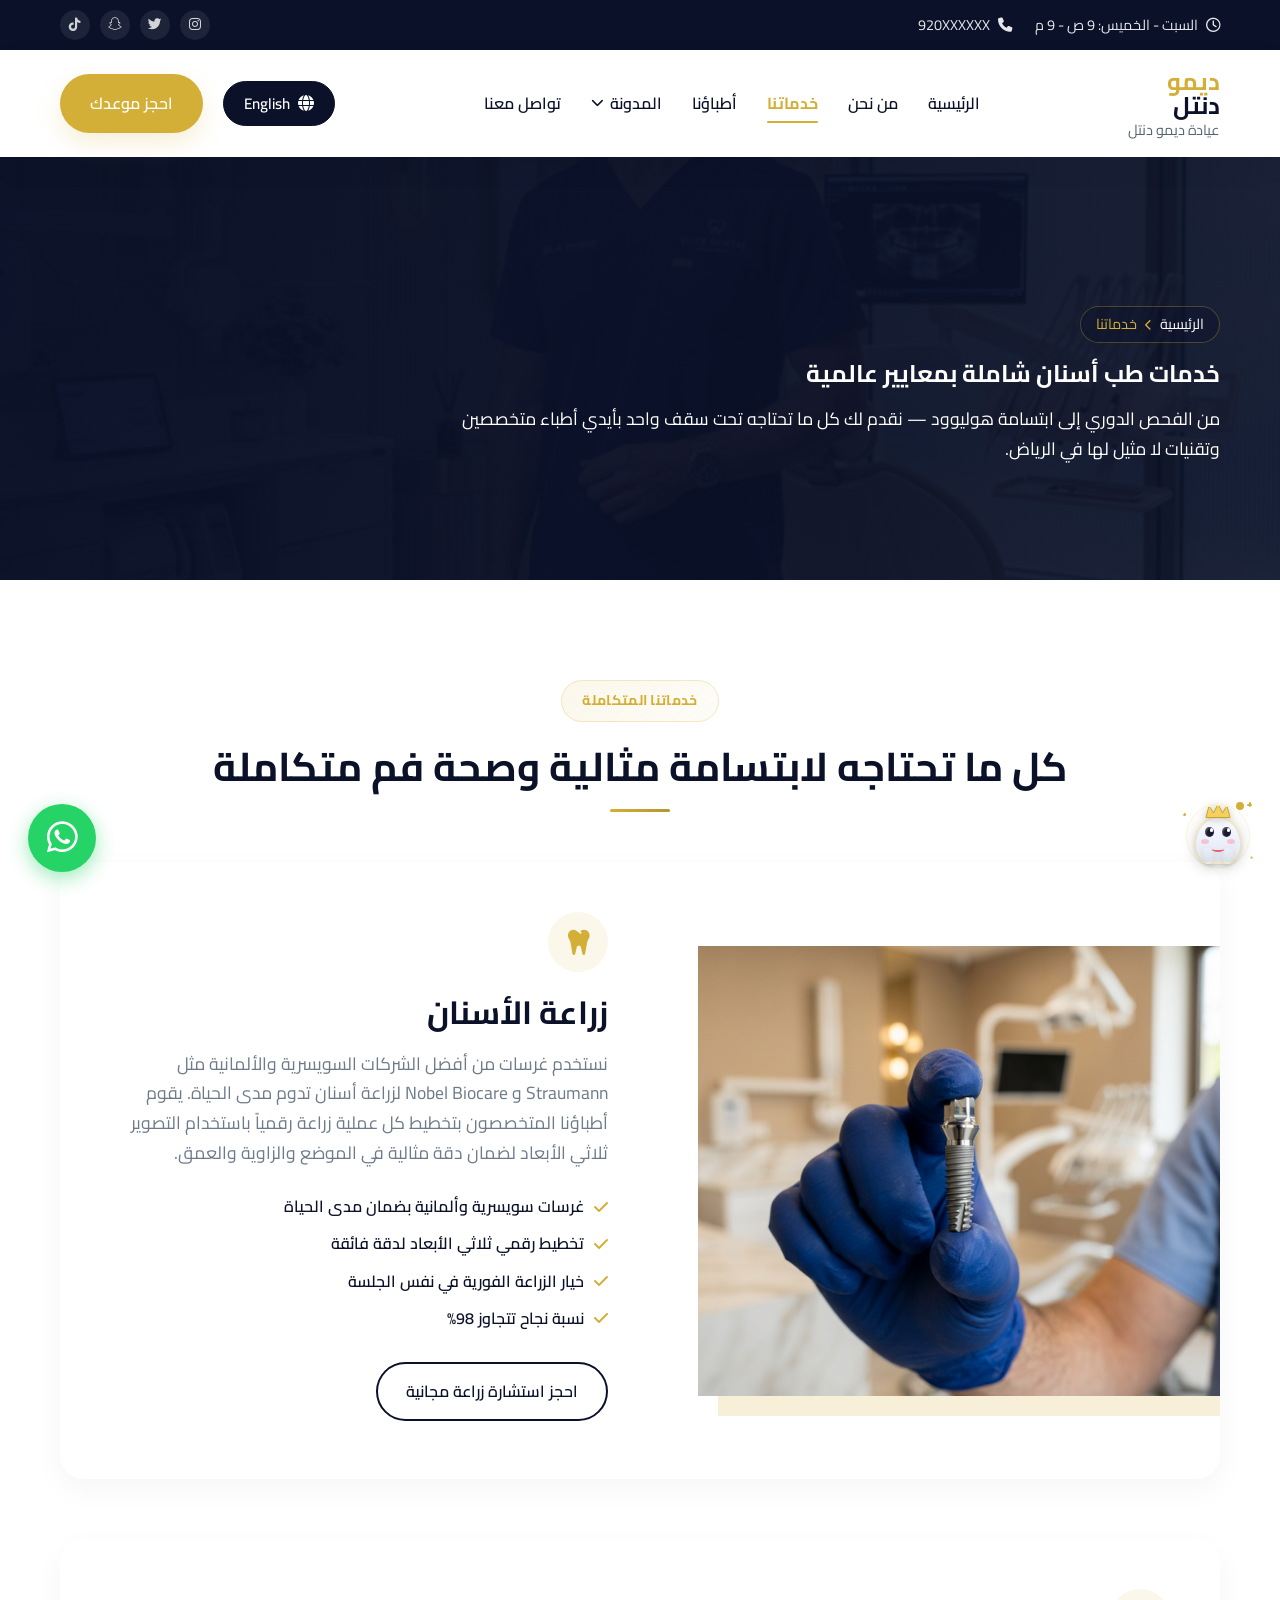
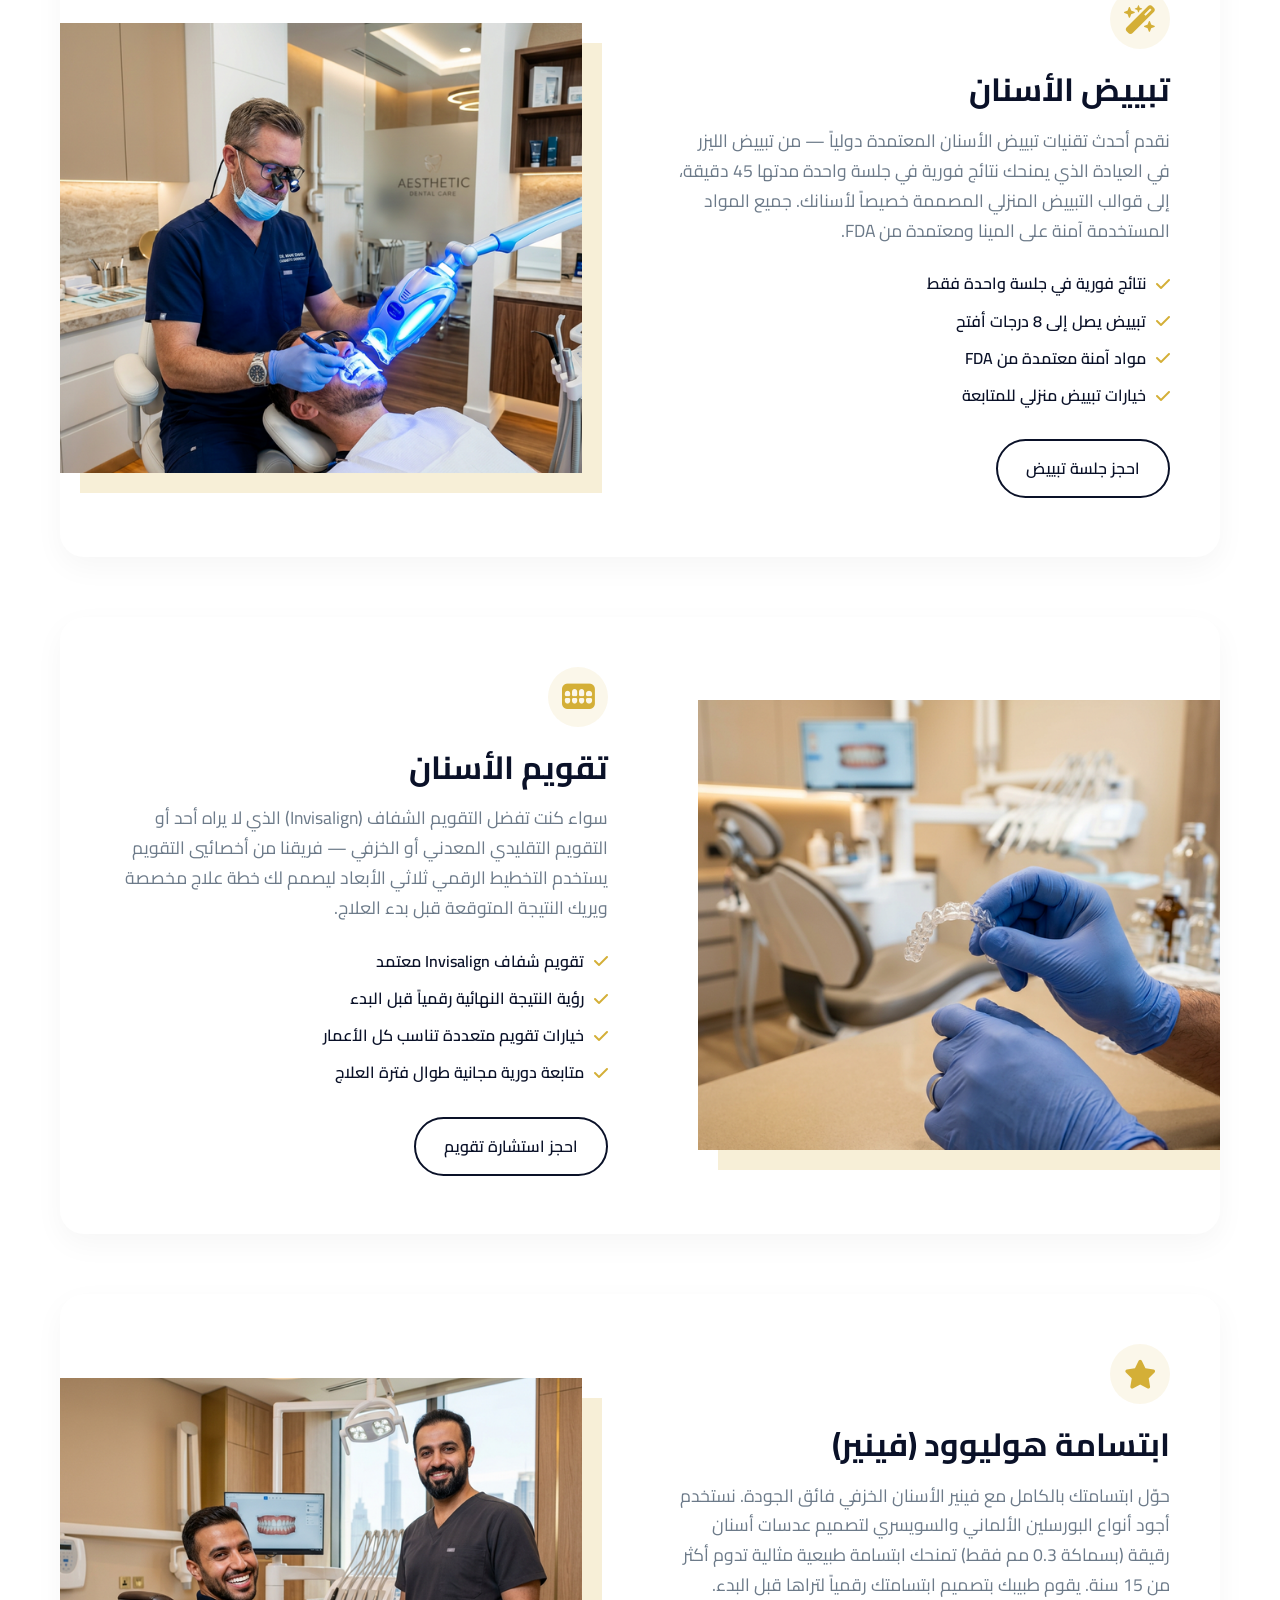
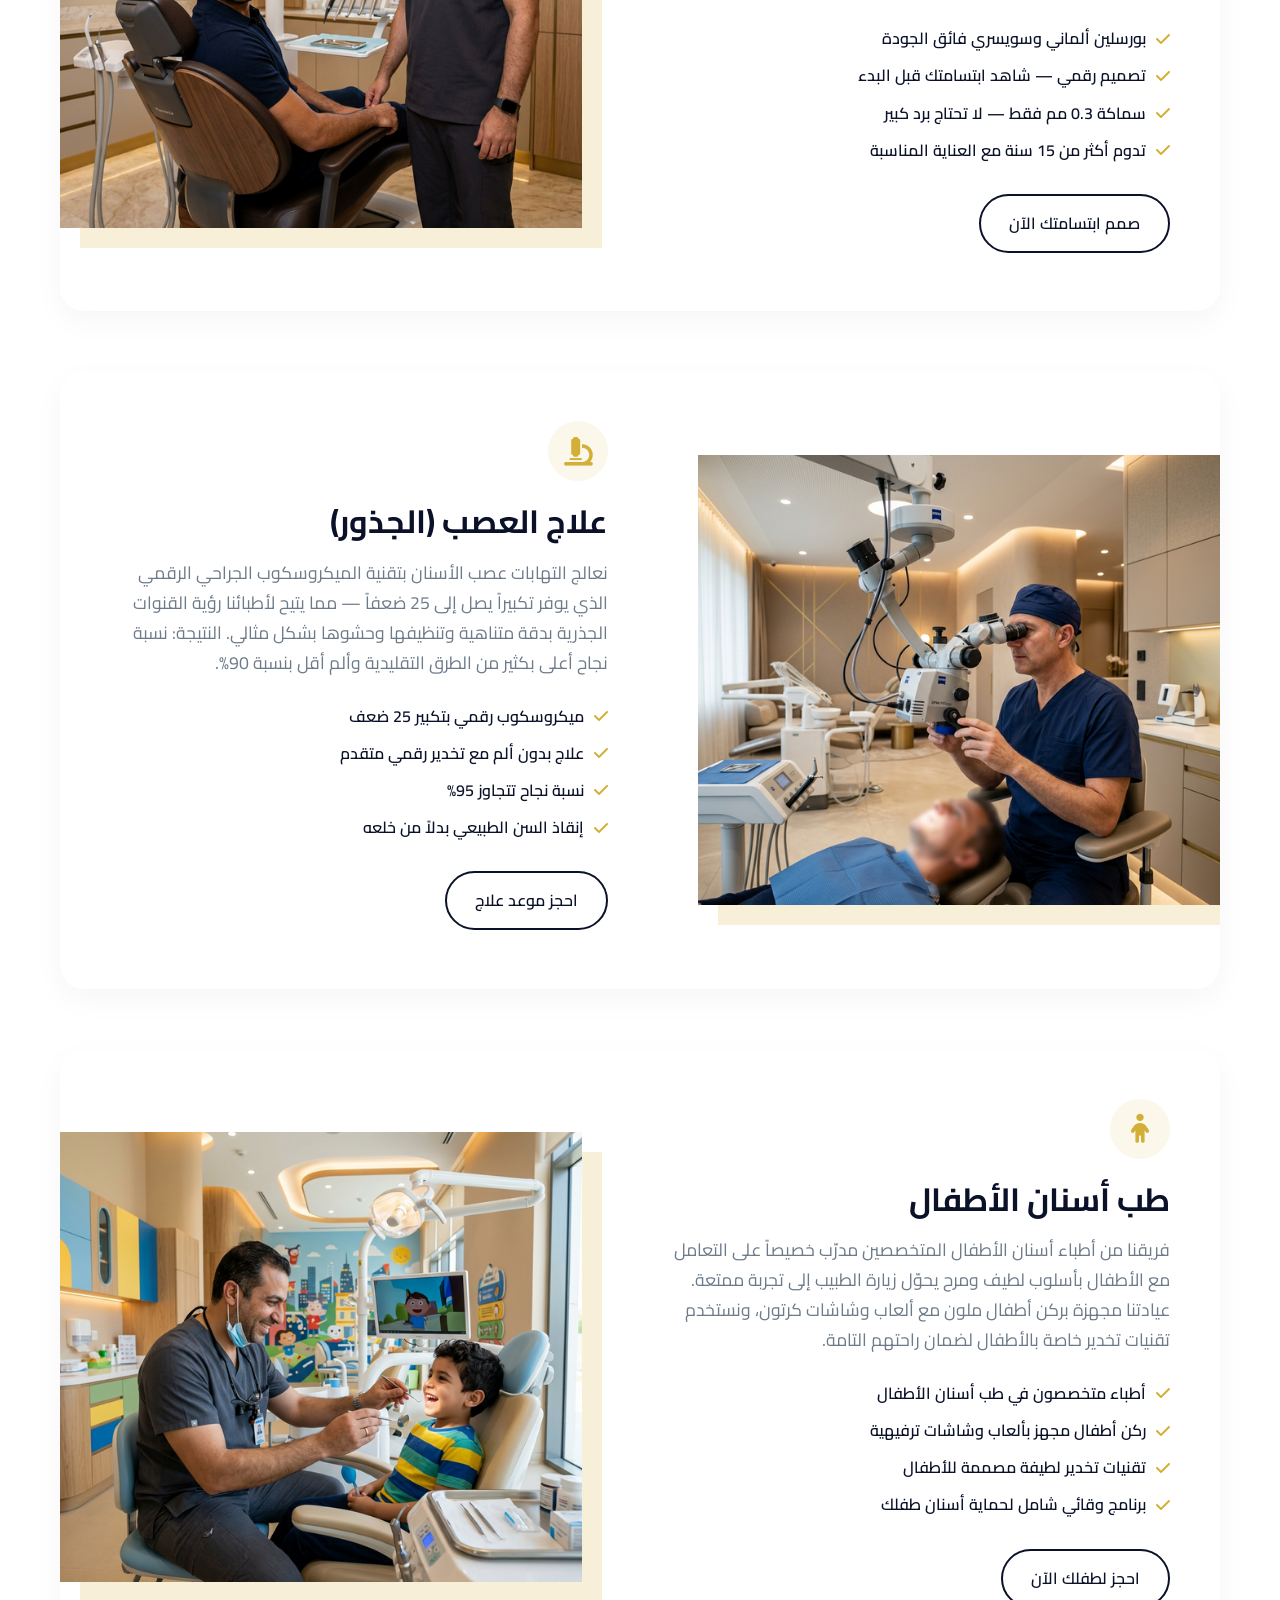
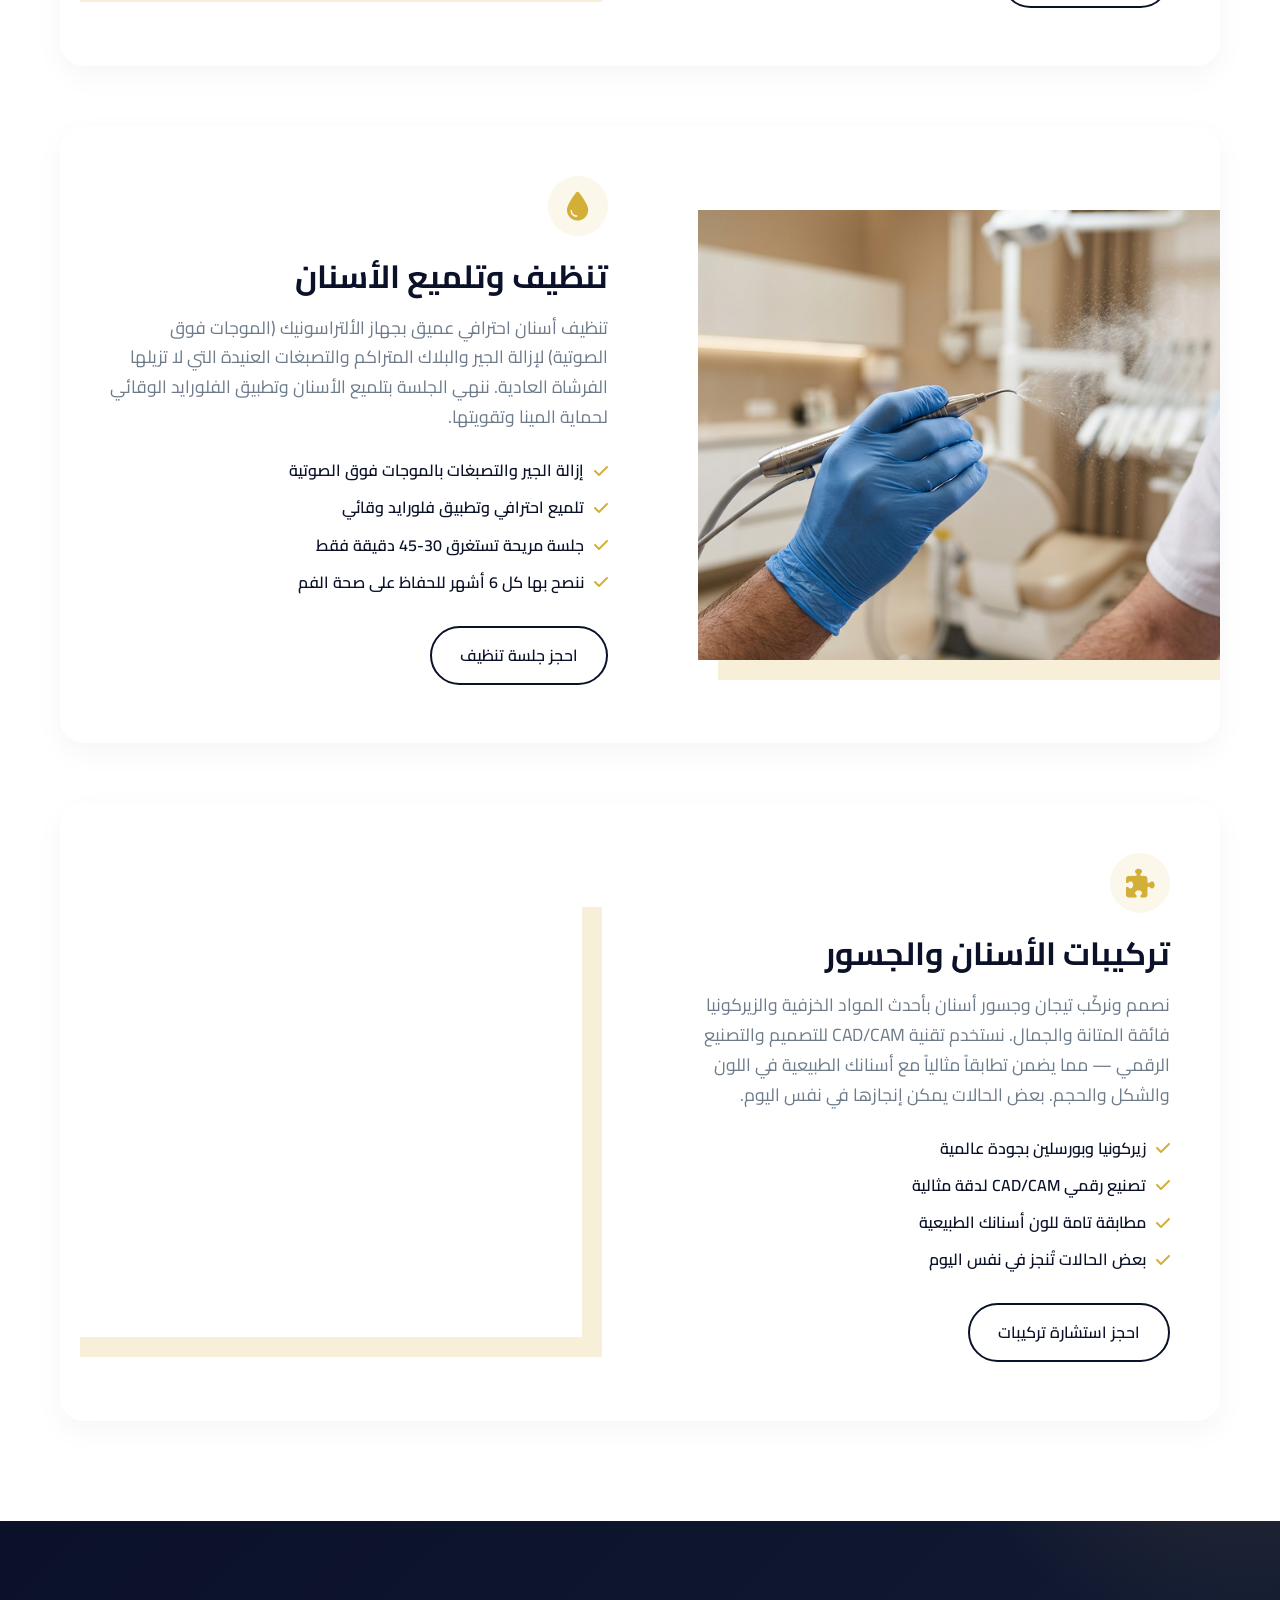
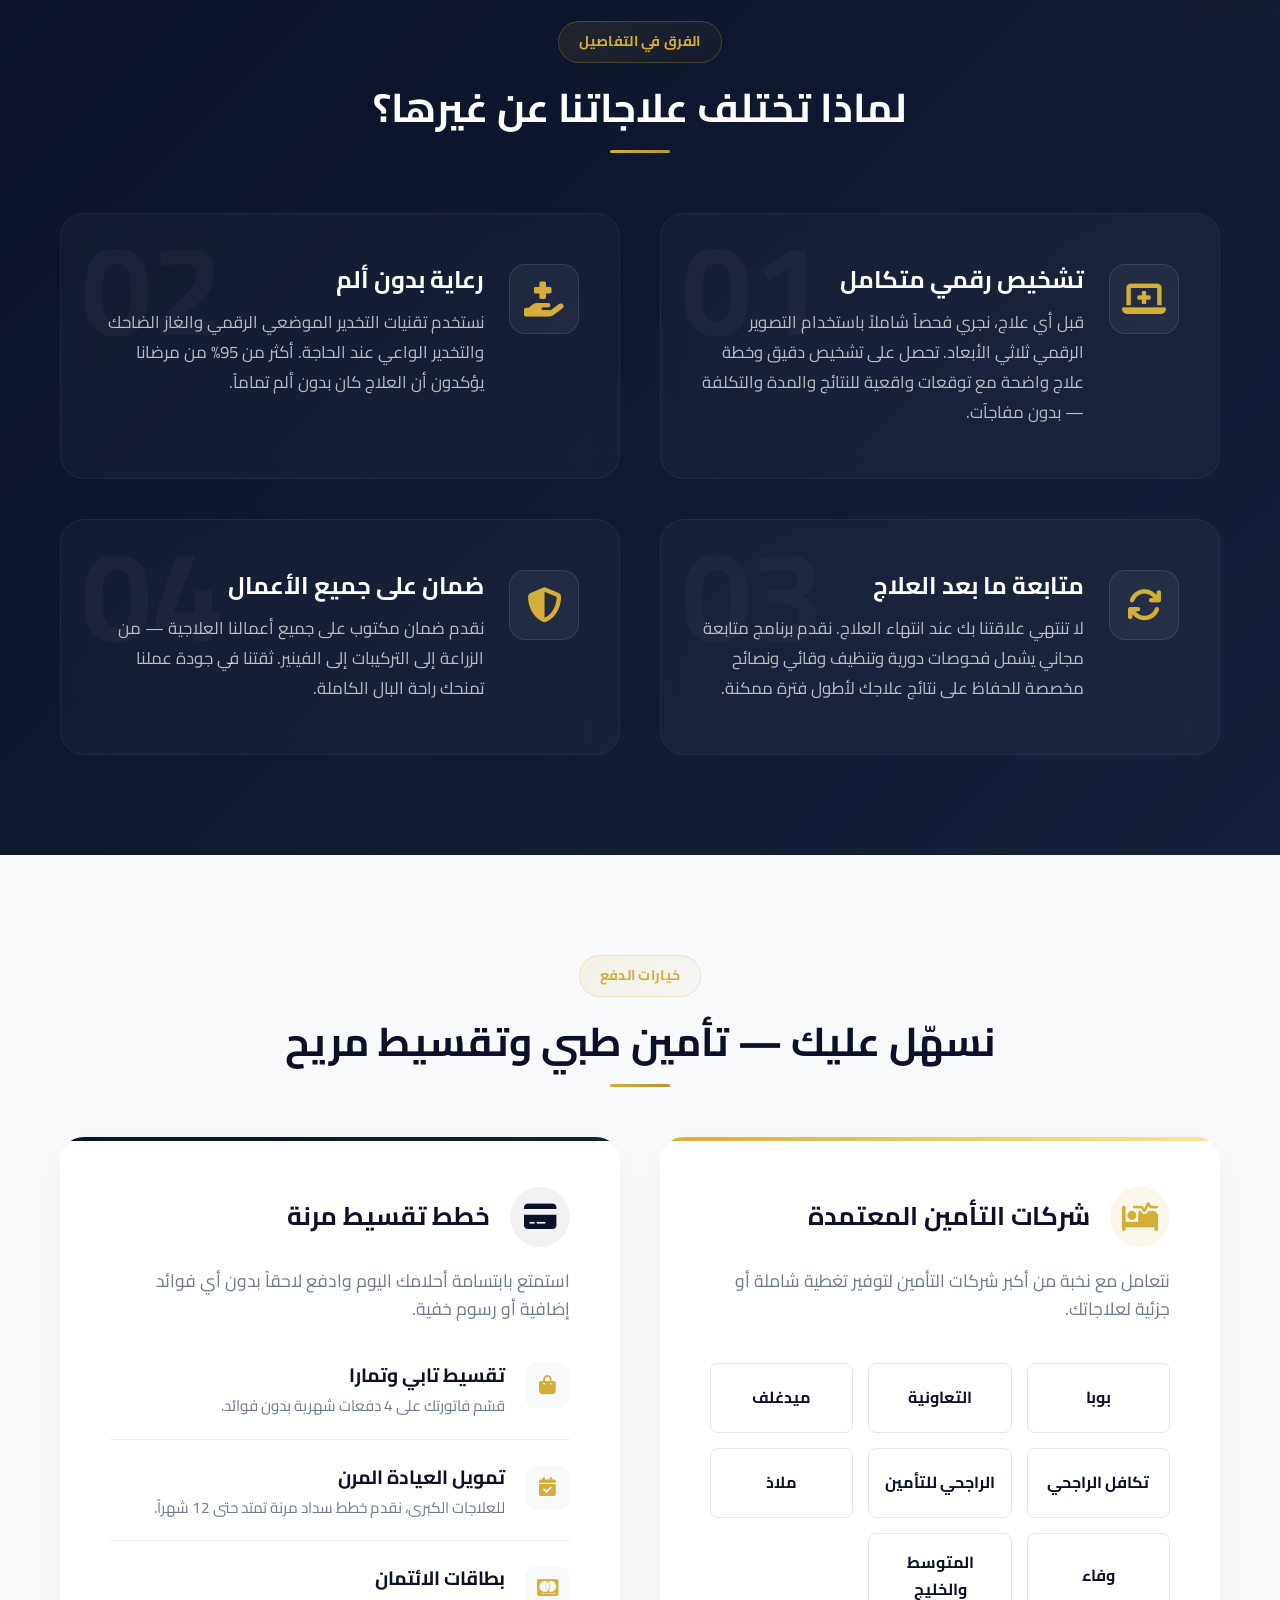
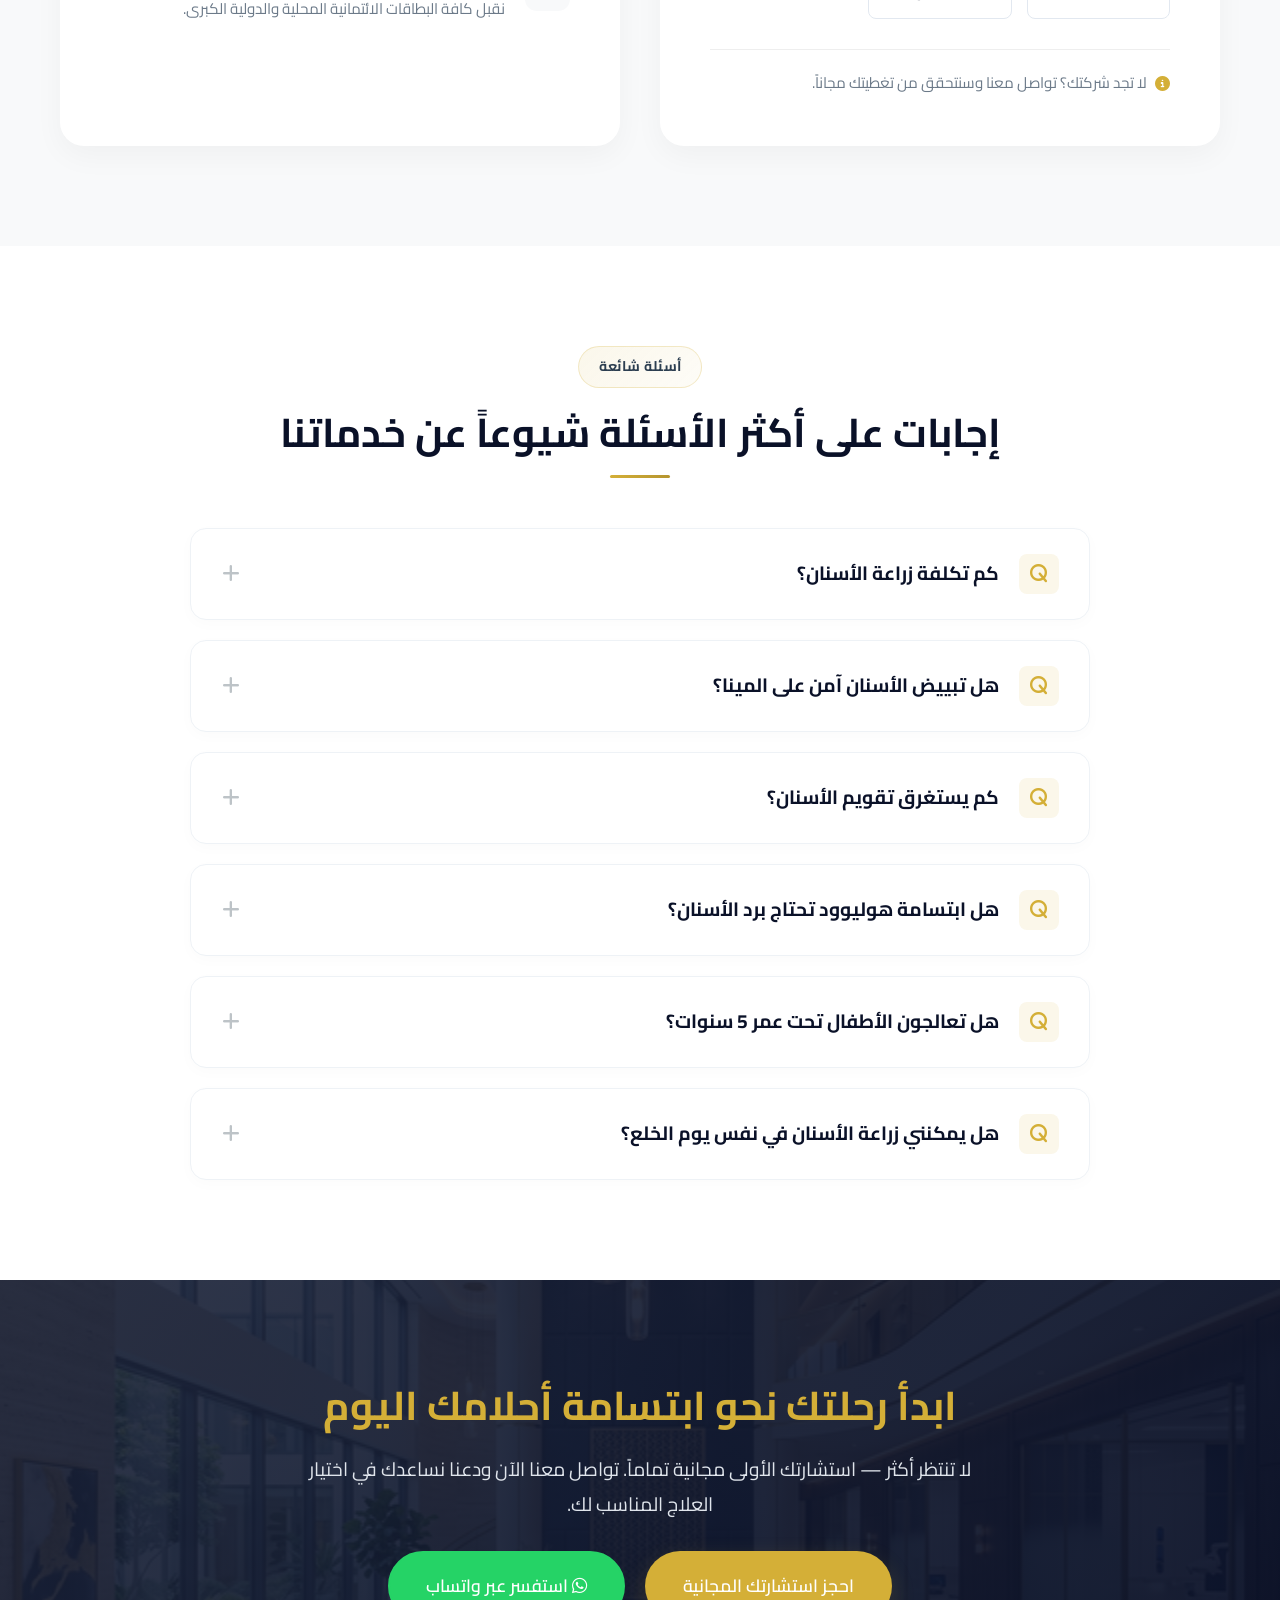
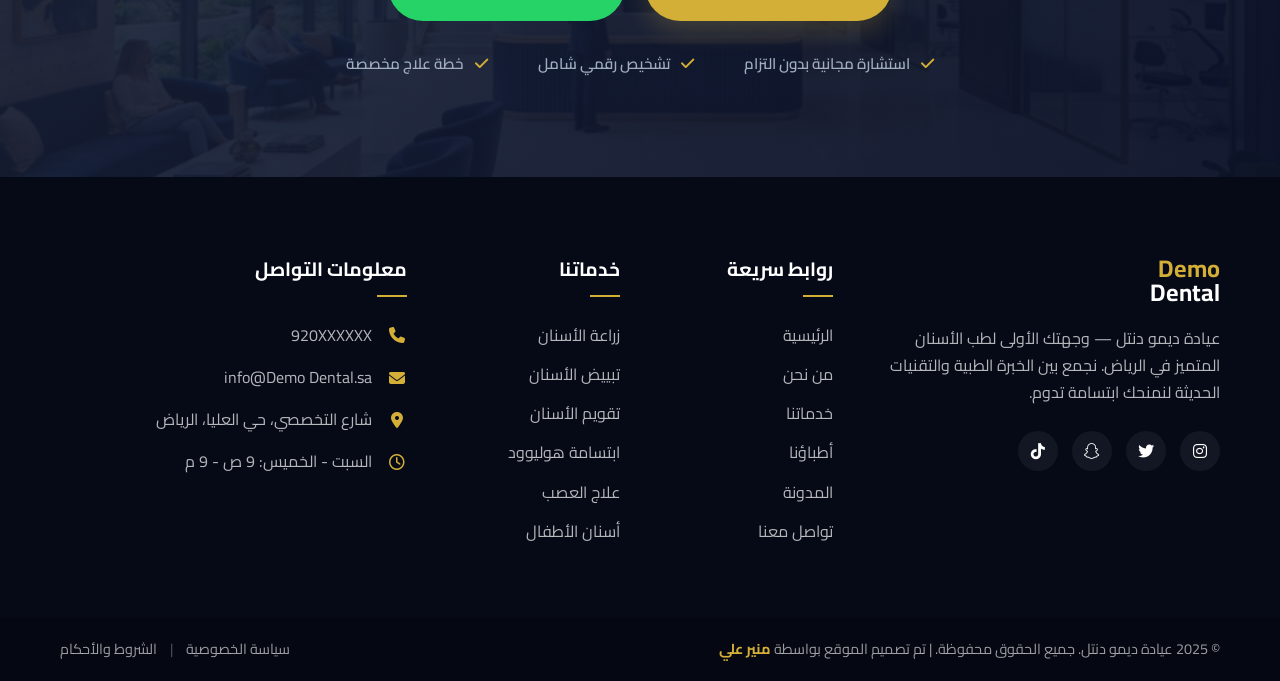
<file: services.html>
<!DOCTYPE html>
<html lang="ar" dir="rtl">

<head>
    <meta charset="UTF-8">
    <meta name="viewport" content="width=device-width, initial-scale=1.0">
    <meta http-equiv="Content-Security-Policy" content="upgrade-insecure-requests">
    <title>خدمات طب الأسنان في الرياض | عيادة ديمو دنتل — زراعة، تبييض، تقويم، تجميل</title>
    <meta name="description"
        content="اكتشف خدمات عيادة ديمو دنتل في الرياض: زراعة أسنان سويسرية، تبييض بالليزر، تقويم شفاف، ابتسامة هوليوود، علاج العصب، أسنان الأطفال. أطباء متخصصون وتقنيات حديثة. احجز استشارتك المجانية.">
    <meta name="keywords"
        content="خدمات أسنان الرياض, زراعة أسنان الرياض, تبييض أسنان بالليزر, تقويم أسنان شفاف, ابتسامة هوليوود الرياض, علاج عصب بدون ألم, طبيب أسنان أطفال الرياض, تنظيف أسنان احترافي, تركيبات أسنان">

    <!-- Schema.org JSON-LD -->
    <script type="application/ld+json">
    {
      "@context": "https://schema.org",
      "@type": "MedicalBusiness",
      "name": "عيادة ديمو دنتل (Demo Dental Clinic)",
      "url": "https://Demo Dental.sa/services.html",
      "logo": "https://Demo Dental.sa/img/logo.png",
      "makesOffer": [
        {"@type": "Offer", "itemOffered": {"@type": "Service", "name": "زراعة الأسنان"}},
        {"@type": "Offer", "itemOffered": {"@type": "Service", "name": "تبييض الأسنان بالليزر"}},
        {"@type": "Offer", "itemOffered": {"@type": "Service", "name": "تقويم الأسنان الشفاف"}},
        {"@type": "Offer", "itemOffered": {"@type": "Service", "name": "ابتسامة هوليوود (فينير)"}},
        {"@type": "Offer", "itemOffered": {"@type": "Service", "name": "علاج العصب بالميكروسكوب"}},
        {"@type": "Offer", "itemOffered": {"@type": "Service", "name": "طب أسنان الأطفال"}},
        {"@type": "Offer", "itemOffered": {"@type": "Service", "name": "تنظيف وتلميع الأسنان"}},
        {"@type": "Offer", "itemOffered": {"@type": "Service", "name": "تركيبات الأسنان والجسور"}}
      ],
      "telephone": "920XXXXXX",
      "address": {
        "@type": "PostalAddress",
        "streetAddress": "شارع التخصصي، حي العليا",
        "addressLocality": "الرياض",
        "addressCountry": "SA"
      }
    }
    </script>

    <script type="application/ld+json">
    {
      "@context": "https://schema.org",
      "@type": "BreadcrumbList",
      "itemListElement": [{
        "@type": "ListItem",
        "position": 1,
        "name": "الرئيسية",
        "item": "https://Demo Dental.sa/index.html"
      },{
        "@type": "ListItem",
        "position": 2,
        "name": "خدماتنا"
      }]
    }
    </script>

    <!-- Open Graph Meta Tags -->
    <meta property="og:title" content="خدمات طب الأسنان الشاملة | عيادة ديمو دنتل">
    <meta property="og:description"
        content="تقنيات عالمية وأطباء متخصصون لكل احتياجات أسنانك. من الزراعة الفورية إلى التبييض بالليزر وابتسامة هوليوود في الرياض.">
    <meta property="og:type" content="website">

    <!-- Fonts -->
    <link rel="preconnect" href="https://fonts.googleapis.com">
    <link rel="preconnect" href="https://fonts.gstatic.com" crossorigin>
    <link href="https://fonts.googleapis.com/css2?family=Cairo:wght@400;600;700&display=swap" rel="stylesheet">

    <!-- Font Awesome -->
    <link rel="stylesheet" href="https://cdn.jsdelivr.net/npm/@fortawesome/fontawesome-free@6.4.0/css/all.min.css" crossorigin="anonymous">

    <!-- AOS.js CSS -->
    <link href="https://cdn.jsdelivr.net/npm/aos@2.3.4/dist/aos.css" rel="stylesheet">

    <!-- Swiper.js CSS -->
    <link rel="stylesheet" href="https://cdn.jsdelivr.net/npm/swiper@10/swiper-bundle.min.css">

    <!-- Custom CSS -->
    <link rel="stylesheet" href="css/style.css">
    <link rel="stylesheet" href="css/booking.css">
    <link rel="stylesheet" href="css/chatbot-widget.css">
    <link rel="stylesheet" href="css/announcement.css">
    <!-- Google Analytics 4 (GA4) -->
    <script async src="https://www.googletagmanager.com/gtag/js?id=G-GVRYBWPSYK"></script>
    <script>
      window.dataLayer = window.dataLayer || [];
      function gtag(){dataLayer.push(arguments);}
      gtag('js', new Date());
      gtag('config', 'G-GVRYBWPSYK');
    </script>
    <!-- GoatCounter -->
    <script data-goatcounter="https://demodental.goatcounter.com/count"
            async src="//gc.zgo.at/count.js"></script>
</head>

<body>

    <!-- A. Top Info Bar -->
    <div class="top-info-bar">
        <div class="container">
            <div class="info-content">
                <div class="info-left">
                    <span><i class="fa-regular fa-clock"></i> السبت - الخميس: 9 ص - 9 م</span>
                    <span><i class="fa-solid fa-phone"></i> 920XXXXXX</span>
                </div>
                <div class="info-right social-icons">
                    <a href="#" aria-label="Instagram"><i class="fa-brands fa-instagram"></i></a>
                    <a href="#" aria-label="Twitter"><i class="fa-brands fa-twitter"></i></a>
                    <a href="#" aria-label="Snapchat"><i class="fa-brands fa-snapchat"></i></a>
                    <a href="#" aria-label="TikTok"><i class="fa-brands fa-tiktok"></i></a>
                </div>
            </div>
        </div>
    </div>

    <!-- B. Sticky Header/Navigation -->
    <!-- Added inner-page-header explicitly as requested -->
    <header class="header inner-page-header" id="header">
        <div class="container header-container">
            <a href="index.html" class="logo">
                <span class="logo-gold">ديمو</span><span class="logo-white">دنتل</span><span class="logo-ar">عيادة ديمو دنتل</span>
            </a>

            <nav class="nav-menu" id="nav-menu">
                <ul class="nav-list">
                    <li><a href="index.html" class="nav-link">الرئيسية</a></li>
                    <li><a href="about.html" class="nav-link">من نحن</a></li>
                    <li><a href="services.html" class="nav-link active">خدماتنا</a></li>
                    <li><a href="doctors.html" class="nav-link">أطباؤنا</a></li>
                    <li class="has-dropdown">
                        <a href="blog.html" class="nav-link">المدونة <i class="fa-solid fa-chevron-down"></i></a>
                        <ul class="dropdown-menu">
                            <li><a href="blog-post-implants.html">دليل زراعة الأسنان</a></li>
                        </ul>
                    </li>
                    <li><a href="contact.html" class="nav-link">تواصل معنا</a></li>
                </ul>
            </nav>

            <div class="header-actions">
                <a href="services-en.html" class="lang-switch">English</a>
                <a href="contact.html" class="btn btn-primary btn-book-header">احجز موعدك</a>
                <button class="mobile-toggle" aria-label="Toggle Menu" id="mobile-toggle">
                    <i class="fa-solid fa-bars"></i>
                </button>
            </div>
        </div>
        <div class="mobile-overlay" id="mobile-overlay"></div>
    </header>

    <main>

        <!-- SECTION 1 — Page Hero -->
        <section class="services-hero page-hero"
            style="background: url('img/services_hero_male_1772430321324.png') center/cover no-repeat;" id="page-hero">
            <div class="hero-overlay"></div>
            <div class="container hero-content">
                <div class="breadcrumb fade-in-up" style="animation-delay: 0.1s;">
                    <a href="index.html">الرئيسية</a> <i class="fa-solid fa-chevron-left"></i> <span>خدماتنا</span>
                </div>
                <h1 class="fade-in-up" style="animation-delay: 0.3s;">خدمات طب أسنان شاملة بمعايير عالمية</h1>
                <p class="hero-subtitle fade-in-up" style="animation-delay: 0.5s;">
                    من الفحص الدوري إلى ابتسامة هوليوود — نقدم لك كل ما تحتاجه تحت سقف واحد بأيدي أطباء متخصصين وتقنيات
                    لا مثيل لها في الرياض.
                </p>
            </div>
        </section>

        <!-- SECTION 2 — All Services (Alternating Grid) -->
        <section class="all-services section-padding">
            <div class="container">
                <div class="section-header center" data-aos="fade-up">
                    <p class="section-subtitle">خدماتنا المتكاملة</p>
                    <h2 class="section-title">كل ما تحتاجه لابتسامة مثالية وصحة فم متكاملة</h2>
                </div>

                <div class="services-detailed-list">
                    <!-- Service 1: Implants -->
                    <div class="service-row" id="service-implants" data-aos="fade-up">
                        <div class="service-row-visual lux-shadow"
                            style="background: url('img/service_implants_male_1772430340932.png') center/cover no-repeat;">
                        </div>
                        <div class="service-row-content">
                            <div class="srv-icon"><i class="fa-solid fa-tooth"></i></div>
                            <h3>زراعة الأسنان</h3>
                            <p>نستخدم غرسات من أفضل الشركات السويسرية والألمانية مثل Straumann و Nobel Biocare لزراعة
                                أسنان تدوم مدى الحياة. يقوم أطباؤنا المتخصصون بتخطيط كل عملية زراعة رقمياً باستخدام
                                التصوير ثلاثي الأبعاد لضمان دقة مثالية في الموضع والزاوية والعمق.</p>
                            <ul class="srv-benefits">
                                <li><i class="fa-solid fa-check"></i> غرسات سويسرية وألمانية بضمان مدى الحياة</li>
                                <li><i class="fa-solid fa-check"></i> تخطيط رقمي ثلاثي الأبعاد لدقة فائقة</li>
                                <li><i class="fa-solid fa-check"></i> خيار الزراعة الفورية في نفس الجلسة</li>
                                <li><i class="fa-solid fa-check"></i> نسبة نجاح تتجاوز 98%</li>
                            </ul>
                            <a href="contact.html" class="btn btn-outline">احجز استشارة زراعة مجانية</a>
                        </div>
                    </div>

                    <!-- Service 2: Whitening (Reversed) -->
                    <div class="service-row reversed" id="service-whitening" data-aos="fade-up">
                        <div class="service-row-visual lux-shadow"
                            style="background: url('img/service_whitening_male_1772430397838.png') center/cover no-repeat;">
                        </div>
                        <div class="service-row-content">
                            <div class="srv-icon"><i class="fa-solid fa-wand-magic-sparkles"></i></div>
                            <h3>تبييض الأسنان</h3>
                            <p>نقدم أحدث تقنيات تبييض الأسنان المعتمدة دولياً — من تبييض الليزر في العيادة الذي يمنحك
                                نتائج فورية في جلسة واحدة مدتها 45 دقيقة، إلى قوالب التبييض المنزلي المصممة خصيصاً
                                لأسنانك. جميع المواد المستخدمة آمنة على المينا ومعتمدة من FDA.</p>
                            <ul class="srv-benefits">
                                <li><i class="fa-solid fa-check"></i> نتائج فورية في جلسة واحدة فقط</li>
                                <li><i class="fa-solid fa-check"></i> تبييض يصل إلى 8 درجات أفتح</li>
                                <li><i class="fa-solid fa-check"></i> مواد آمنة معتمدة من FDA</li>
                                <li><i class="fa-solid fa-check"></i> خيارات تبييض منزلي للمتابعة</li>
                            </ul>
                            <a href="contact.html" class="btn btn-outline">احجز جلسة تبييض</a>
                        </div>
                    </div>

                    <!-- Service 3: Orthodontics -->
                    <div class="service-row" id="service-orthodontics" data-aos="fade-up">
                        <div class="service-row-visual lux-shadow"
                            style="background: url('img/service_ortho_male_1772430419264.png') center/cover no-repeat;">
                        </div>
                        <div class="service-row-content">
                            <div class="srv-icon"><i class="fa-solid fa-teeth"></i></div>
                            <h3>تقويم الأسنان</h3>
                            <p>سواء كنت تفضل التقويم الشفاف (Invisalign) الذي لا يراه أحد أو التقويم التقليدي المعدني أو
                                الخزفي — فريقنا من أخصائيي التقويم يستخدم التخطيط الرقمي ثلاثي الأبعاد ليصمم لك خطة علاج
                                مخصصة ويريك النتيجة المتوقعة قبل بدء العلاج.</p>
                            <ul class="srv-benefits">
                                <li><i class="fa-solid fa-check"></i> تقويم شفاف Invisalign معتمد</li>
                                <li><i class="fa-solid fa-check"></i> رؤية النتيجة النهائية رقمياً قبل البدء</li>
                                <li><i class="fa-solid fa-check"></i> خيارات تقويم متعددة تناسب كل الأعمار</li>
                                <li><i class="fa-solid fa-check"></i> متابعة دورية مجانية طوال فترة العلاج</li>
                            </ul>
                            <a href="contact.html" class="btn btn-outline">احجز استشارة تقويم</a>
                        </div>
                    </div>

                    <!-- Service 4: Veneers (Reversed) -->
                    <div class="service-row reversed" id="service-veneers" data-aos="fade-up">
                        <div class="service-row-visual lux-shadow"
                            style="background: url('img/service_veneers_male_1772430362008.png') center/cover no-repeat;">
                        </div>
                        <div class="service-row-content">
                            <div class="srv-icon"><i class="fa-solid fa-star"></i></div>
                            <h3>ابتسامة هوليوود (فينير)</h3>
                            <p>حوّل ابتسامتك بالكامل مع فينير الأسنان الخزفي فائق الجودة. نستخدم أجود أنواع البورسلين
                                الألماني والسويسري لتصميم عدسات أسنان رقيقة (بسماكة 0.3 مم فقط) تمنحك ابتسامة طبيعية
                                مثالية تدوم أكثر من 15 سنة. يقوم طبيبك بتصميم ابتسامتك رقمياً لتراها قبل البدء.</p>
                            <ul class="srv-benefits">
                                <li><i class="fa-solid fa-check"></i> بورسلين ألماني وسويسري فائق الجودة</li>
                                <li><i class="fa-solid fa-check"></i> تصميم رقمي — شاهد ابتسامتك قبل البدء</li>
                                <li><i class="fa-solid fa-check"></i> سماكة 0.3 مم فقط — لا تحتاج برد كبير</li>
                                <li><i class="fa-solid fa-check"></i> تدوم أكثر من 15 سنة مع العناية المناسبة</li>
                            </ul>
                            <a href="contact.html" class="btn btn-outline">صمم ابتسامتك الآن</a>
                        </div>
                    </div>

                    <!-- Service 5: Endodontics -->
                    <div class="service-row" id="service-endodontics" data-aos="fade-up">
                        <div class="service-row-visual lux-shadow"
                            style="background: url('img/service_endo_male_1772430440174.png') center/cover no-repeat;">
                        </div>
                        <div class="service-row-content">
                            <div class="srv-icon"><i class="fa-solid fa-microscope"></i></div>
                            <h3>علاج العصب (الجذور)</h3>
                            <p>نعالج التهابات عصب الأسنان بتقنية الميكروسكوب الجراحي الرقمي الذي يوفر تكبيراً يصل إلى 25
                                ضعفاً — مما يتيح لأطبائنا رؤية القنوات الجذرية بدقة متناهية وتنظيفها وحشوها بشكل مثالي.
                                النتيجة: نسبة نجاح أعلى بكثير من الطرق التقليدية وألم أقل بنسبة 90%.</p>
                            <ul class="srv-benefits">
                                <li><i class="fa-solid fa-check"></i> ميكروسكوب رقمي بتكبير 25 ضعف</li>
                                <li><i class="fa-solid fa-check"></i> علاج بدون ألم مع تخدير رقمي متقدم</li>
                                <li><i class="fa-solid fa-check"></i> نسبة نجاح تتجاوز 95%</li>
                                <li><i class="fa-solid fa-check"></i> إنقاذ السن الطبيعي بدلاً من خلعه</li>
                            </ul>
                            <a href="contact.html" class="btn btn-outline">احجز موعد علاج</a>
                        </div>
                    </div>

                    <!-- Service 6: Pediatric (Reversed) -->
                    <div class="service-row reversed" id="service-pediatric" data-aos="fade-up">
                        <div class="service-row-visual lux-shadow"
                            style="background: url('img/service_pediatric_male_1772430479245.png') center/cover no-repeat;">
                        </div>
                        <div class="service-row-content">
                            <div class="srv-icon"><i class="fa-solid fa-child"></i></div>
                            <h3>طب أسنان الأطفال</h3>
                            <p>فريقنا من أطباء أسنان الأطفال المتخصصين مدرّب خصيصاً على التعامل مع الأطفال بأسلوب لطيف
                                ومرح يحوّل زيارة الطبيب إلى تجربة ممتعة. عيادتنا مجهزة بركن أطفال ملون مع ألعاب وشاشات
                                كرتون، ونستخدم تقنيات تخدير خاصة بالأطفال لضمان راحتهم التامة.</p>
                            <ul class="srv-benefits">
                                <li><i class="fa-solid fa-check"></i> أطباء متخصصون في طب أسنان الأطفال</li>
                                <li><i class="fa-solid fa-check"></i> ركن أطفال مجهز بألعاب وشاشات ترفيهية</li>
                                <li><i class="fa-solid fa-check"></i> تقنيات تخدير لطيفة مصممة للأطفال</li>
                                <li><i class="fa-solid fa-check"></i> برنامج وقائي شامل لحماية أسنان طفلك</li>
                            </ul>
                            <a href="contact.html" class="btn btn-outline">احجز لطفلك الآن</a>
                        </div>
                    </div>

                    <!-- Service 7: Cleaning -->
                    <div class="service-row" id="service-cleaning" data-aos="fade-up">
                        <div class="service-row-visual lux-shadow"
                            style="background: url('img/service_cleaning_male_1772430504903.png') center/cover no-repeat;">
                        </div>
                        <div class="service-row-content">
                            <div class="srv-icon"><i class="fa-solid fa-droplet"></i></div>
                            <h3>تنظيف وتلميع الأسنان</h3>
                            <p>تنظيف أسنان احترافي عميق بجهاز الألتراسونيك (الموجات فوق الصوتية) لإزالة الجير والبلاك
                                المتراكم والتصبغات العنيدة التي لا تزيلها الفرشاة العادية. ننهي الجلسة بتلميع الأسنان
                                وتطبيق الفلورايد الوقائي لحماية المينا وتقويتها.</p>
                            <ul class="srv-benefits">
                                <li><i class="fa-solid fa-check"></i> إزالة الجير والتصبغات بالموجات فوق الصوتية</li>
                                <li><i class="fa-solid fa-check"></i> تلميع احترافي وتطبيق فلورايد وقائي</li>
                                <li><i class="fa-solid fa-check"></i> جلسة مريحة تستغرق 30-45 دقيقة فقط</li>
                                <li><i class="fa-solid fa-check"></i> ننصح بها كل 6 أشهر للحفاظ على صحة الفم</li>
                            </ul>
                            <a href="contact.html" class="btn btn-outline">احجز جلسة تنظيف</a>
                        </div>
                    </div>

                    <!-- Service 8: Crowns & Bridges (Reversed) - Using styled placeholder as image was not generated -->
                    <div class="service-row reversed" id="service-crowns" data-aos="fade-up">
                        <div class="service-row-visual lux-shadow"
                            style="background: url('https://images.unsplash.com/photo-1606811841689-23dfddce3e95?q=80&w=1000&auto=format&fit=crop') center/cover no-repeat;">
                        </div>
                        <div class="service-row-content">
                            <div class="srv-icon"><i class="fa-solid fa-puzzle-piece"></i></div>
                            <h3>تركيبات الأسنان والجسور</h3>
                            <p>نصمم ونركّب تيجان وجسور أسنان بأحدث المواد الخزفية والزيركونيا فائقة المتانة والجمال.
                                نستخدم تقنية CAD/CAM للتصميم والتصنيع الرقمي — مما يضمن تطابقاً مثالياً مع أسنانك
                                الطبيعية في اللون والشكل والحجم. بعض الحالات يمكن إنجازها في نفس اليوم.</p>
                            <ul class="srv-benefits">
                                <li><i class="fa-solid fa-check"></i> زيركونيا وبورسلين بجودة عالمية</li>
                                <li><i class="fa-solid fa-check"></i> تصنيع رقمي CAD/CAM لدقة مثالية</li>
                                <li><i class="fa-solid fa-check"></i> مطابقة تامة للون أسنانك الطبيعية</li>
                                <li><i class="fa-solid fa-check"></i> بعض الحالات تُنجز في نفس اليوم</li>
                            </ul>
                            <a href="contact.html" class="btn btn-outline">احجز استشارة تركيبات</a>
                        </div>
                    </div>

                </div>
            </div>
        </section>

        <!-- SECTION 3 — Why Our Treatments Are Different -->
        <section class="treatments-diff-premium section-padding">
            <div class="container" style="position: relative; z-index: 2;">
                <div class="section-header center" data-aos="fade-up">
                    <p class="section-subtitle">الفرق في التفاصيل</p>
                    <h2 class="section-title" style="color: var(--white);">لماذا تختلف علاجاتنا عن غيرها؟</h2>
                </div>

                <div class="diff-grid-premium">
                    <div class="diff-card-premium" data-aos="fade-up" data-aos-delay="100">
                        <div class="diff-watermark">01</div>
                        <div class="diff-content-wrapper">
                            <div class="diff-icon-premium"><i class="fa-solid fa-laptop-medical"></i></div>
                            <div class="diff-text-content">
                                <h3>تشخيص رقمي متكامل</h3>
                                <p>قبل أي علاج، نجري فحصاً شاملاً باستخدام التصوير الرقمي ثلاثي الأبعاد. تحصل على تشخيص
                                    دقيق وخطة علاج واضحة مع توقعات واقعية للنتائج والمدة والتكلفة — بدون مفاجآت.</p>
                            </div>
                        </div>
                    </div>

                    <div class="diff-card-premium" data-aos="fade-up" data-aos-delay="200">
                        <div class="diff-watermark">02</div>
                        <div class="diff-content-wrapper">
                            <div class="diff-icon-premium"><i class="fa-solid fa-hand-holding-medical"></i></div>
                            <div class="diff-text-content">
                                <h3>رعاية بدون ألم</h3>
                                <p>نستخدم تقنيات التخدير الموضعي الرقمي والغاز الضاحك والتخدير الواعي عند الحاجة. أكثر
                                    من 95% من مرضانا يؤكدون أن العلاج كان بدون ألم تماماً.</p>
                            </div>
                        </div>
                    </div>

                    <div class="diff-card-premium" data-aos="fade-up" data-aos-delay="300">
                        <div class="diff-watermark">03</div>
                        <div class="diff-content-wrapper">
                            <div class="diff-icon-premium"><i class="fa-solid fa-arrows-rotate"></i></div>
                            <div class="diff-text-content">
                                <h3>متابعة ما بعد العلاج</h3>
                                <p>لا تنتهي علاقتنا بك عند انتهاء العلاج. نقدم برنامج متابعة مجاني يشمل فحوصات دورية
                                    وتنظيف وقائي ونصائح مخصصة للحفاظ على نتائج علاجك لأطول فترة ممكنة.</p>
                            </div>
                        </div>
                    </div>

                    <div class="diff-card-premium" data-aos="fade-up" data-aos-delay="400">
                        <div class="diff-watermark">04</div>
                        <div class="diff-content-wrapper">
                            <div class="diff-icon-premium"><i class="fa-solid fa-shield-halved"></i></div>
                            <div class="diff-text-content">
                                <h3>ضمان على جميع الأعمال</h3>
                                <p>نقدم ضمان مكتوب على جميع أعمالنا العلاجية — من الزراعة إلى التركيبات إلى الفينير.
                                    ثقتنا في جودة عملنا تمنحك راحة البال الكاملة.</p>
                            </div>
                        </div>
                    </div>
                </div>
            </div>
        </section>

        <!-- SECTION 4 — Insurance & Payment Premium -->
        <section class="insurance-payment-premium section-padding">
            <div class="container">
                <div class="section-header center" data-aos="fade-up">
                    <p class="section-subtitle">خيارات الدفع</p>
                    <h2 class="section-title">نسهّل عليك — تأمين طبي وتقسيط مريح</h2>
                </div>

                <div class="payment-flex-premium">
                    <!-- Part 1: Insurance -->
                    <div class="payment-box-premium insurance-box" data-aos="fade-left">
                        <div class="payment-box-header">
                            <div class="icon-wrap"><i class="fa-solid fa-bed-pulse"></i></div>
                            <h3>شركات التأمين المعتمدة</h3>
                        </div>
                        <p class="payment-desc">نتعامل مع نخبة من أكبر شركات التأمين لتوفير تغطية شاملة أو جزئية
                            لعلاجاتك.</p>

                        <div class="ins-logos-premium">
                            <div class="ins-logo-card"><span>بوبا</span></div>
                            <div class="ins-logo-card"><span>التعاونية</span></div>
                            <div class="ins-logo-card"><span>ميدغلف</span></div>
                            <div class="ins-logo-card"><span>تكافل الراجحي</span></div>
                            <div class="ins-logo-card"><span>الراجحي للتأمين</span></div>
                            <div class="ins-logo-card"><span>ملاذ</span></div>
                            <div class="ins-logo-card"><span>وفاء</span></div>
                            <div class="ins-logo-card"><span>المتوسط والخليج</span></div>
                        </div>
                        <div class="ins-note">
                            <i class="fa-solid fa-circle-info"></i> لا تجد شركتك؟ تواصل معنا وسنتحقق من تغطيتك مجاناً.
                        </div>
                    </div>

                    <!-- Part 2: Financing -->
                    <div class="payment-box-premium finance-box" data-aos="fade-right">
                        <div class="payment-box-header">
                            <div class="icon-wrap"><i class="fa-solid fa-credit-card"></i></div>
                            <h3>خطط تقسيط مرنة</h3>
                        </div>
                        <p class="payment-desc">استمتع بابتسامة أحلامك اليوم وادفع لاحقاً بدون أي فوائد إضافية أو رسوم
                            خفية.</p>

                        <div class="finance-options">
                            <div class="finance-item">
                                <div class="finance-icon"><i class="fa-solid fa-bag-shopping"></i></div>
                                <div class="finance-text">
                                    <h4>تقسيط تابي وتمارا</h4>
                                    <p>قسّم فاتورتك على 4 دفعات شهرية بدون فوائد.</p>
                                </div>
                            </div>
                            <div class="finance-item">
                                <div class="finance-icon"><i class="fa-solid fa-calendar-check"></i></div>
                                <div class="finance-text">
                                    <h4>تمويل العيادة المرن</h4>
                                    <p>للعلاجات الكبرى، نقدم خطط سداد مرنة تمتد حتى 12 شهراً.</p>
                                </div>
                            </div>
                            <div class="finance-item">
                                <div class="finance-icon"><i class="fa-brands fa-cc-mastercard"></i></div>
                                <div class="finance-text">
                                    <h4>بطاقات الائتمان</h4>
                                    <p>نقبل كافة البطاقات الائتمانية المحلية والدولية الكبرى.</p>
                                </div>
                            </div>
                        </div>
                    </div>
                </div>
            </div>
        </section>

        <!-- SECTION 5 — FAQ Premium -->
        <section class="services-faq-premium section-padding bg-light">
            <div class="container">
                <div class="section-header center" data-aos="fade-up">
                    <p class="section-subtitle">أسئلة شائعة</p>
                    <h2 class="section-title">إجابات على أكثر الأسئلة شيوعاً عن خدماتنا</h2>
                </div>

                <div class="faq-container-premium">
                    <div class="faq-item-premium" data-aos="fade-up" data-aos-delay="100">
                        <div class="faq-question-premium">
                            <div class="q-icon"><i class="fa-solid fa-q"></i></div>
                            <h3>كم تكلفة زراعة الأسنان؟</h3>
                            <div class="toggle-icon"><i class="fa-solid fa-plus"></i><i class="fa-solid fa-minus"></i>
                            </div>
                        </div>
                        <div class="faq-answer-premium">
                            <p>تختلف تكلفة زراعة الأسنان حسب نوع الغرسة وحالة عظم الفك. تبدأ الأسعار من 3,500 ريال
                                للغرسة الواحدة شاملة التاج. نقدم استشارة مجانية يقيّم فيها الطبيب حالتك ويعطيك تكلفة
                                دقيقة وخيارات تقسيط مريحة.</p>
                        </div>
                    </div>

                    <div class="faq-item-premium" data-aos="fade-up" data-aos-delay="150">
                        <div class="faq-question-premium">
                            <div class="q-icon"><i class="fa-solid fa-q"></i></div>
                            <h3>هل تبييض الأسنان آمن على المينا؟</h3>
                            <div class="toggle-icon"><i class="fa-solid fa-plus"></i><i class="fa-solid fa-minus"></i>
                            </div>
                        </div>
                        <div class="faq-answer-premium">
                            <p>نعم، تبييض الأسنان في عيادتنا آمن تماماً. نستخدم مواد معتمدة من FDA ونتبع بروتوكولات
                                علمية مدروسة لحماية المينا. يقوم الطبيب بفحص أسنانك أولاً للتأكد من مناسبة التبييض
                                لحالتك.</p>
                        </div>
                    </div>

                    <div class="faq-item-premium" data-aos="fade-up" data-aos-delay="200">
                        <div class="faq-question-premium">
                            <div class="q-icon"><i class="fa-solid fa-q"></i></div>
                            <h3>كم يستغرق تقويم الأسنان؟</h3>
                            <div class="toggle-icon"><i class="fa-solid fa-plus"></i><i class="fa-solid fa-minus"></i>
                            </div>
                        </div>
                        <div class="faq-answer-premium">
                            <p>مدة التقويم تختلف حسب الحالة — في المتوسط من 6 أشهر إلى 18 شهر. التقويم الشفاف Invisalign
                                يمكن أن يكون أسرع في بعض الحالات. يحدد الطبيب المدة المتوقعة بدقة بعد الفحص والتصوير
                                الرقمي.</p>
                        </div>
                    </div>

                    <div class="faq-item-premium" data-aos="fade-up" data-aos-delay="250">
                        <div class="faq-question-premium">
                            <div class="q-icon"><i class="fa-solid fa-q"></i></div>
                            <h3>هل ابتسامة هوليوود تحتاج برد الأسنان؟</h3>
                            <div class="toggle-icon"><i class="fa-solid fa-plus"></i><i class="fa-solid fa-minus"></i>
                            </div>
                        </div>
                        <div class="faq-answer-premium">
                            <p>مع التطور التكنولوجي، أصبح بإمكاننا تركيب فينير رقيق جداً (0.3 مم) يحتاج برداً بسيطاً
                                جداً أو بدون برد في بعض الحالات. يقيّم الطبيب حالتك ويختار الخيار الأنسب للحفاظ على
                                أسنانك الطبيعية.</p>
                        </div>
                    </div>

                    <div class="faq-item-premium" data-aos="fade-up" data-aos-delay="300">
                        <div class="faq-question-premium">
                            <div class="q-icon"><i class="fa-solid fa-q"></i></div>
                            <h3>هل تعالجون الأطفال تحت عمر 5 سنوات؟</h3>
                            <div class="toggle-icon"><i class="fa-solid fa-plus"></i><i class="fa-solid fa-minus"></i>
                            </div>
                        </div>
                        <div class="faq-answer-premium">
                            <p>نعم، لدينا قسم متخصص لطب أسنان الأطفال مجهز للتعامل مع جميع الأعمار بدءاً من عمر سنتين.
                                أطباؤنا المتخصصون في أسنان الأطفال مدربون على التعامل اللطيف مع الصغار وجعل الزيارة
                                تجربة ممتعة.</p>
                        </div>
                    </div>

                    <div class="faq-item-premium" data-aos="fade-up" data-aos-delay="350">
                        <div class="faq-question-premium">
                            <div class="q-icon"><i class="fa-solid fa-q"></i></div>
                            <h3>هل يمكنني زراعة الأسنان في نفس يوم الخلع؟</h3>
                            <div class="toggle-icon"><i class="fa-solid fa-plus"></i><i class="fa-solid fa-minus"></i>
                            </div>
                        </div>
                        <div class="faq-answer-premium">
                            <p>في كثير من الحالات نعم — وهو ما يُعرف بالزراعة الفورية. يقوم الطبيب بتقييم حالة العظم
                                والأنسجة بعد الخلع ويقرر إمكانية الزراعة الفورية. هذا الخيار يوفر عليك وقتاً كبيراً
                                ويمنحك سناً مؤقتاً في نفس الجلسة.</p>
                        </div>
                    </div>
                </div>
            </div>
        </section>

        <!-- SECTION 6 — Pre-footer CTA -->
        <section class="about-cta section-padding"
            style="background: url('img/hero_bg_1772314136524.png') center/cover no-repeat; position: relative;">
            <div class="cta-overlay"
                style="position: absolute; top:0; left:0; width:100%; height:100%; background: linear-gradient(135deg, rgba(26,34,56,0.9), rgba(10,17,40,0.95)); z-index: 1;">
            </div>
            <div class="container center light-text" style="position: relative; z-index: 2;" data-aos="fade-up">
                <h2 style="font-size: 2.5rem; margin-bottom: 20px; color: var(--gold);">ابدأ رحلتك نحو ابتسامة أحلامك
                    اليوم</h2>
                <p style="font-size: 1.2rem; max-width: 700px; margin: 0 auto 30px; line-height: 1.8; color: #e0e5ec;">
                    لا تنتظر أكثر — استشارتك الأولى مجانية تماماً. تواصل معنا الآن ودعنا نساعدك في اختيار العلاج المناسب
                    لك.</p>
                <div class="cta-buttons" style="justify-content: center; gap: 20px;">
                    <a href="contact.html" class="btn btn-primary btn-large">احجز استشارتك المجانية</a>
                    <a href="https://wa.me/966XXXXXXXXX?text=مرحباً،%20أرغب%20في%20الاستفسار%20عن%20خدمات%20عيادة%20بيرل%20سمايل"
                        class="btn btn-whatsapp btn-large" target="_blank" rel="noopener noreferrer"><i
                            class="fa-brands fa-whatsapp"></i> استفسر
                        عبر واتساب</a>
                </div>
                <div class="trust-text mt-4 cta-trust-text" style="margin-top: 30px; font-weight: 600; color: #a0aec0;">
                    <span style="margin: 0 10px;"><i class="fa-solid fa-check" style="color:var(--gold);"></i> استشارة
                        مجانية بدون التزام</span>
                    <span style="margin: 0 10px;"><i class="fa-solid fa-check" style="color:var(--gold);"></i> تشخيص
                        رقمي شامل</span>
                    <span style="margin: 0 10px;"><i class="fa-solid fa-check" style="color:var(--gold);"></i> خطة علاج
                        مخصصة</span>
                </div>
            </div>
        </section>

    </main>

    <!-- D. Footer -->
    <footer class="footer">
        <div class="container">
            <div class="footer-grid">
                <div class="footer-col about-col">
                    <a href="index.html" class="logo footer-logo">
                        <span class="logo-gold">Demo</span><span class="logo-white">Dental</span>
                    </a>
                    <p>عيادة ديمو دنتل — وجهتك الأولى لطب الأسنان المتميز في الرياض. نجمع بين الخبرة الطبية والتقنيات
                        الحديثة لنمنحك ابتسامة تدوم.</p>
                    <div class="social-icons footer-social">
                        <a href="#" aria-label="Instagram"><i class="fa-brands fa-instagram"></i></a>
                        <a href="#" aria-label="Twitter"><i class="fa-brands fa-twitter"></i></a>
                        <a href="#" aria-label="Snapchat"><i class="fa-brands fa-snapchat"></i></a>
                        <a href="#" aria-label="TikTok"><i class="fa-brands fa-tiktok"></i></a>
                    </div>
                </div>

                <div class="footer-col links-col">
                    <h3>روابط سريعة</h3>
                    <ul>
                        <li><a href="index.html">الرئيسية</a></li>
                        <li><a href="about.html">من نحن</a></li>
                        <li><a href="services.html">خدماتنا</a></li>
                        <li><a href="doctors.html">أطباؤنا</a></li>
                        <li><a href="blog.html">المدونة</a></li>
                        <li><a href="contact.html">تواصل معنا</a></li>
                    </ul>
                </div>

                <div class="footer-col links-col">
                    <h3>خدماتنا</h3>
                    <ul>
                        <li><a href="services.html#service-implants">زراعة الأسنان</a></li>
                        <li><a href="services.html#service-whitening">تبييض الأسنان</a></li>
                        <li><a href="services.html#service-orthodontics">تقويم الأسنان</a></li>
                        <li><a href="services.html#service-veneers">ابتسامة هوليوود</a></li>
                        <li><a href="services.html#service-endodontics">علاج العصب</a></li>
                        <li><a href="services.html#service-pediatric">أسنان الأطفال</a></li>
                    </ul>
                </div>

                <div class="footer-col contact-col">
                    <h3>معلومات التواصل</h3>
                    <ul class="contact-info-list">
                        <li><i class="fa-solid fa-phone"></i> <a href="tel:920XXXXXX" dir="ltr">920XXXXXX</a></li>
                        <li><i class="fa-solid fa-envelope"></i> <a
                                href="mailto:info@Demo Dental.sa">info@Demo Dental.sa</a></li>
                        <li><i class="fa-solid fa-location-dot"></i> شارع التخصصي، حي العليا، الرياض</li>
                        <li><i class="fa-regular fa-clock"></i> السبت - الخميس: 9 ص - 9 م</li>
                    </ul>
                </div>
            </div>
        </div>

        <div class="footer-bottom">
            <div class="container bottom-flex">
                <p>&copy; 2025 عيادة ديمو دنتل. جميع الحقوق محفوظة. | تم تصميم الموقع بواسطة <a
                        href="https://api.whatsapp.com/send/?phone=967771491931&text&type=phone_number&app_absent=0"
                        target="_blank" rel="noopener noreferrer"
                        style="color: var(--gold); text-decoration: none; font-weight: bold;">منير علي</a></p>
                <div class="legal-links">
                    <a href="#">سياسة الخصوصية</a>
                    <span class="separator">|</span>
                    <a href="#">الشروط والأحكام</a>
                </div>
            </div>
        </div>
    </footer>

    <!-- E. Floating WhatsApp Button -->
    <a href="https://wa.me/966XXXXXXXXX" class="floating-wa" target="_blank" rel="noopener noreferrer"
        aria-label="تواصل عبر واتساب">
        <i class="fa-brands fa-whatsapp"></i>
    </a>

    <!-- F. Back to Top Button -->
    <button class="back-to-top" id="backToTop" aria-label="العودة للأعلى">
        <i class="fa-solid fa-chevron-up"></i>
    </button>

    <!-- Scripts -->
    <!-- AOS.js -->
    <script src="https://cdn.jsdelivr.net/npm/aos@2.3.4/dist/aos.js"
        crossorigin="anonymous"></script>
    <!-- Swiper.js -->
    <script src="https://cdn.jsdelivr.net/npm/swiper@10/swiper-bundle.min.js"></script>
    <!-- Custom JS -->
    <script src="js/main.js"></script>
    <script src="js/popup.js" defer></script>
    <script src="js/booking.js" defer></script>
    <script src="js/chatbot.js" defer></script>
    <script src="js/announcement.js" defer></script>
</body>

</html>
</file>
<file: css/style-en.css>
/* LTR Override for English */
/* ==========================================================================
   Pearl Smile Clinic - Luxury Dental CSS
   ========================================================================== */

/* --- Variables --- */
:root {
    --gold: #D4AF37;
    --gold-dark: #b5952f;
    --navy: #0A1128;
    --navy-light: #16203A;
    --white: #FFFFFF;
    --light-bg: #F8F9FA;
    --text-dark: #2C3E50;
    --text-gray: #6C7A89;
    --text-light: #BDC3C7;

    --transition-fast: all 0.3s ease;
    --transition-slow: all 0.5s cubic-bezier(0.25, 0.8, 0.25, 1);

    --shadow-soft: 0 10px 30px rgba(0, 0, 0, 0.04);
    --shadow-hover: 0 15px 40px rgba(10, 17, 40, 0.08);
    --shadow-gold: 0 10px 25px rgba(212, 175, 55, 0.2);

    --border-radius-sm: 8px;
    --border-radius-md: 16px;
    --border-radius-lg: 24px;
}

/* --- Reset & Global --- */
* {
    margin: 0;
    padding: 0;
    box-sizing: border-box;
}

html {
    scroll-behavior: smooth;
}

body {
    font-family: 'Cairo', sans-serif;
    color: var(--text-gray);
    background-color: var(--white);
    line-height: 1.7;
    overflow-x: hidden;
    -webkit-font-smoothing: antialiased;
}

h1,
h2,
h3,
h4,
h5,
h6 {
    color: var(--navy);
    font-weight: 700;
    line-height: 1.3;
}

a {
    text-decoration: none;
    color: inherit;
    transition: var(--transition-fast);
}

ul {
    list-style: none;
}

img {
    max-width: 100%;
    height: auto;
    display: block;
}

.container {
    width: 100%;
    max-width: 1200px;
    margin: 0 auto;
    padding: 0 20px;
}

.section-padding {
    padding: 100px 0;
}

.bg-light {
    background-color: var(--light-bg);
}

.bg-dark {
    background-color: var(--navy);
    color: var(--white);
}

.center {
    text-align: center;
}

.space-between {
    display: flex;
    justify-content: space-between;
    align-items: center;
    flex-wrap: wrap;
    gap: 20px;
}

.mt-3 {
    margin-top: 30px;
}

.mt-4 {
    margin-top: 40px;
}

.mb-3 {
    margin-bottom: 20px;
}

.mb-4 {
    margin-bottom: 30px;
}

/* --- Typography Helpers --- */
.section-subtitle {
    display: inline-flex;
    align-items: center;
    gap: 8px;
    background: linear-gradient(135deg, rgba(212, 175, 55, 0.1), rgba(212, 175, 55, 0.04));
    color: var(--gold);
    font-weight: 700;
    font-size: 0.88rem;
    padding: 8px 20px;
    border-radius: 50px;
    border: 1px solid rgba(212, 175, 55, 0.25);
    margin-bottom: 18px;
    letter-spacing: 0.3px;
    backdrop-filter: blur(4px);
    text-transform: none;
}

.section-subtitle i {
    font-size: 0.75rem;
    opacity: 0.9;
}

.bg-dark .section-subtitle,
.light-text .section-subtitle {
    background: rgba(212, 175, 55, 0.12);
    border-color: rgba(212, 175, 55, 0.3);
}

.section-title {
    font-size: 2.5rem;
    margin-bottom: 12px;
    position: relative;
    line-height: 1.35;
}

.section-header.center .section-title::after {
    content: '';
    display: block;
    width: 60px;
    height: 3px;
    background: linear-gradient(90deg, var(--gold), var(--gold-dark));
    border-radius: 50px;
    margin: 15px auto 0;
}

.section-header:not(.center) .section-title::after {
    content: '';
    display: block;
    width: 50px;
    height: 3px;
    background: linear-gradient(90deg, var(--gold), var(--gold-dark));
    border-radius: 50px;
    margin-top: 15px;
}

.bg-dark .section-title {
    color: var(--white);
}

.section-header-desc {
    color: var(--text-gray);
    font-size: 1.05rem;
    max-width: 600px;
    line-height: 1.8;
    margin-top: 10px;
}

.section-header.center .section-header-desc {
    margin-right: auto;
    margin-left: auto;
}

/* --- Buttons --- */
.btn {
    display: inline-block;
    padding: 14px 28px;
    border-radius: 50px;
    font-weight: 600;
    font-size: 1rem;
    text-align: center;
    cursor: pointer;
    border: 2px solid transparent;
    transition: var(--transition-fast);
    position: relative;
    overflow: hidden;
    z-index: 1;
}

.btn-primary {
    background-color: var(--gold);
    color: var(--white);
    box-shadow: var(--shadow-gold);
}

.btn-primary:hover {
    background-color: var(--navy);
    color: var(--white);
    box-shadow: var(--shadow-hover);
}

.btn-outline {
    background-color: transparent;
    border-color: var(--navy);
    color: var(--navy);
}

.btn-outline:hover {
    background-color: var(--navy);
    color: var(--white);
}

.btn-outline.light-btn {
    border-color: var(--white);
    color: var(--white);
}

.btn-outline.light-btn:hover {
    background-color: var(--white);
    color: var(--navy);
}

.btn-large {
    padding: 18px 36px;
    font-size: 1.1rem;
}

.btn-full {
    width: 100%;
}

.btn-whatsapp {
    background-color: #25D366;
    color: var(--white);
    border-color: #25D366;
}

.btn-whatsapp:hover {
    background-color: #1ebe57;
    color: white;
}

/* --- A. Top Info Bar --- */
.top-info-bar {
    background-color: var(--navy);
    color: var(--white);
    font-size: 0.9rem;
    padding: 10px 0;
    transition: var(--transition-fast);
}

.info-content {
    display: flex;
    justify-content: space-between;
    align-items: center;
}

.info-left span {
    margin-right: 20px;
    display: inline-flex;
    align-items: center;
    gap: 8px;
    opacity: 0.9;
}

.info-right a {
    color: var(--white);
    margin-left: 15px;
    opacity: 0.8;
}

.info-right a:hover {
    color: var(--gold);
    opacity: 1;
}

/* --- B. Header --- */

.header-actions {
    display: flex;
    align-items: center;
    gap: 20px;
}

.lang-switch {
    color: var(--gold);
    background-color: rgba(212, 175, 55, 0.1);
    border: 1px solid rgba(212, 175, 55, 0.5);
    padding: 8px 20px;
    border-radius: 50px;
    font-weight: 600;
    font-size: 0.95rem;
    transition: all 0.3s ease;
    text-decoration: none;
    display: inline-flex;
    align-items: center;
    justify-content: center;
    gap: 8px;
}

.lang-switch::before {
    content: '\f0ac';
    font-family: "Font Awesome 6 Free";
    font-weight: 900;
    font-size: 1rem;
}

.header.scrolled .lang-switch,
.header.inner-page-header .lang-switch {
    color: var(--white);
    background-color: var(--navy);
    border-color: var(--navy);
}

.lang-switch:hover,
.header.scrolled .lang-switch:hover,
.header.inner-page-header .lang-switch:hover {
    background-color: var(--gold);
    color: var(--white);
    border-color: var(--gold);
    box-shadow: 0 4px 15px rgba(212, 175, 55, 0.3);
    transform: translateY(-2px);
}

.header {
    position: fixed;
    top: 40px;
    /* Below info bar */
    right: 0;
    width: 100%;
    z-index: 1000;
    background: transparent;
    transition: var(--transition-fast);
    padding: 20px 0;
}

.header.scrolled {
    top: 0;
    background: rgba(255, 255, 255, 0.95);
    backdrop-filter: blur(10px);
    padding: 15px 0;
    box-shadow: 0 4px 20px rgba(0, 0, 0, 0.05);
}

.header-container {
    display: flex;
    justify-content: space-between;
    align-items: center;
}

.logo {
    display: flex;
    flex-direction: column;
    align-items: flex-start;
    line-height: 1;
}

.logo-gold {
    color: var(--gold);
    font-weight: 700;
    font-size: 1.5rem;
}

.logo-white {
    color: var(--white);
    font-weight: 700;
    font-size: 1.5rem;
}

.header.scrolled .logo-white {
    color: var(--navy);
}

.logo-ar {
    font-size: 0.9rem;
    color: var(--white);
    opacity: 0.8;
    margin-top: 5px;
}

.header.scrolled .logo-ar {
    color: var(--text-gray);
}

.nav-list {
    display: flex;
    gap: 30px;
}

.nav-link {
    color: var(--white);
    font-weight: 600;
    font-size: 1rem;
    position: relative;
}

.header.scrolled .nav-link {
    color: var(--navy);
}

.nav-link::after {
    content: '';
    position: absolute;
    bottom: -5px;
    right: 0;
    width: 0;
    height: 2px;
    background-color: var(--gold);
    transition: width 0.3s ease;
}

.nav-link:hover::after,
.nav-link.active::after {
    width: 100%;
}

.nav-link:hover,
.header.scrolled .nav-link:hover {
    color: var(--gold);
}

/* --- Header Dropdown Menu --- */
.has-dropdown {
    position: relative;
    display: flex;
    align-items: center;
}

.has-dropdown>a {
    display: flex;
    align-items: center;
    gap: 6px;
}

.has-dropdown>a i {
    font-size: 0.8rem;
    transition: transform 0.3s ease;
}

.dropdown-menu {
    position: absolute;
    top: 100%;
    left: 0;
    min-width: 250px;
    background-color: var(--white);
    border-radius: var(--border-radius-md);
    box-shadow: var(--shadow-hover);
    opacity: 0;
    visibility: hidden;
    transform: translateY(15px);
    transition: all 0.3s cubic-bezier(0.165, 0.84, 0.44, 1);
    list-style: none;
    padding: 10px 0;
    z-index: 1001;
    border-top: 3px solid var(--gold);
    display: flex;
    flex-direction: column;
}

.has-dropdown:hover .dropdown-menu {
    opacity: 1;
    visibility: visible;
    transform: translateY(0);
}

.has-dropdown:hover>a i {
    transform: rotate(180deg);
}

.dropdown-menu li {
    padding: 0;
    margin: 0;
}

.dropdown-menu li a {
    display: block;
    padding: 12px 20px;
    color: var(--navy);
    font-weight: 600;
    font-size: 0.95rem;
    text-decoration: none;
    transition: var(--transition-fast);
}

.dropdown-menu li a::after {
    display: none;
}

.dropdown-menu li a:hover {
    background-color: rgba(212, 175, 55, 0.05);
    color: var(--gold);
    padding-left: 25px;
    /* RTL indent */
}

/* Mobile Dropdown Adjustments */
@media (max-width: 992px) {
    .has-dropdown {
        flex-direction: column;
        align-items: flex-start;
        width: 100%;
    }

    .has-dropdown>a {
        width: 100%;
        justify-content: space-between;
    }

    .dropdown-menu {
        position: static;
        box-shadow: none;
        opacity: 1;
        visibility: visible;
        transform: none;
        border-top: none;
        background: rgba(255, 255, 255, 0.05);
        /* Slight contrast on dark mobile menu */
        border-radius: 8px;
        padding: 5px 20px 5px 0;
        width: 100%;
        margin-top: 10px;
        display: flex;
        /* Always open on mobile to avoid JS requirements */
    }

    .has-dropdown:hover>a i {
        transform: none;
        /* Disable rotation on mobile */
    }

    .dropdown-menu li a {
        color: var(--white);
        /* Mobile menu is dark */
    }

    .dropdown-menu li a:hover {
        background-color: transparent;
        color: var(--gold);
        padding-left: 20px;
        /* Less intense movement on mobile */
    }
}

.mobile-toggle {
    display: none;
    background: none;
    border: none;
    color: var(--white);
    font-size: 1.5rem;
    cursor: pointer;
}

.header.scrolled .mobile-toggle {
    color: var(--navy);
}

/* --- C. SECTION 1: Hero --- */
.hero {
    position: relative;
    height: 100vh;
    min-height: 600px;
    display: flex;
    align-items: center;
    overflow: clip;
    background: url('../img/hero_bg_1772314136524.png') center/cover no-repeat;
}

.hero::before {
    content: '';
    position: absolute;
    top: 0;
    right: 0;
    width: 100%;
    height: 100%;
    /* Pattern or image overlay */
    background-image: radial-gradient(circle at 80% 50%, rgba(212, 175, 55, 0.1) 0%, transparent 50%);
    z-index: 1;
}

.hero-overlay {
    position: absolute;
    top: 0;
    right: 0;
    width: 100%;
    height: 100%;
    background: rgba(10, 17, 40, 0.6);
    z-index: 2;
}

.hero-content {
    position: relative;
    z-index: 3;
    padding-top: 140px;
    padding-bottom: 120px;
}

.hero-badge {
    display: inline-flex;
    align-items: center;
    gap: 10px;
    background: rgba(255, 255, 255, 0.1);
    border: 1px solid rgba(212, 175, 55, 0.5);
    padding: 8px 16px;
    border-radius: 50px;
    color: var(--gold);
    font-weight: 600;
    font-size: 0.9rem;
    margin-bottom: 25px;
    backdrop-filter: blur(5px);
}

.hero h1 {
    color: var(--white);
    font-size: 4.5rem;
    margin-bottom: 25px;
    letter-spacing: -1px;
}

.hero-subtitle {
    color: var(--white);
    font-size: 1.2rem;
    max-width: 600px;
    margin-bottom: 40px;
    opacity: 0.9;
}

.hero-buttons {
    display: flex;
    gap: 20px;
    margin-bottom: 50px;
}

.hero .btn-outline {
    border-color: var(--white);
    color: var(--white);
}

.hero .btn-outline:hover {
    background-color: var(--white);
    color: var(--navy);
}

.hero-trust {
    display: flex;
    gap: 30px;
    flex-wrap: wrap;
}

.hero-trust span {
    color: var(--white);
    font-size: 1rem;
    display: flex;
    align-items: center;
    gap: 8px;
    opacity: 0.8;
}

.hero-trust i {
    color: var(--gold);
}

/* Keyframe Animations for Hero */
@keyframes fadeInUp {
    from {
        opacity: 0;
        transform: translateY(30px);
    }

    to {
        opacity: 1;
        transform: translateY(0);
    }
}

.fade-in-up {
    opacity: 0;
    animation: fadeInUp 0.8s ease forwards;
}

/* --- SECTION 2: Trust Numbers --- */
.trust-numbers {
    position: relative;
    z-index: 10;
    margin-top: -60px;
}

.stats-grid {
    background: var(--white);
    border-radius: var(--border-radius-md);
    box-shadow: var(--shadow-soft);
    display: grid;
    grid-template-columns: repeat(4, 1fr);
    padding: 40px;
    text-align: center;
}

.stat-item {
    position: relative;
}

.stat-item:not(:last-child)::after {
    content: '';
    position: absolute;
    top: 20%;
    right: 0;
    width: 1px;
    height: 60%;
    background-color: #eee;
}

.stat-number {
    font-size: 3rem;
    font-weight: 700;
    color: var(--navy);
    line-height: 1;
}

.stat-plus {
    font-size: 2rem;
    color: var(--gold);
    font-weight: 700;
}

.stat-item p {
    color: var(--text-gray);
    margin-top: 5px;
    font-weight: 600;
}

.insurance-partners {
    display: flex;
    justify-content: center;
    gap: 40px;
    flex-wrap: wrap;
    margin-top: 50px;
    opacity: 0.6;
    margin-bottom: 50px;
}

.partner-logo {
    font-weight: 700;
    font-size: 1.5rem;
    color: #999;
    filter: grayscale(100%);
    transition: var(--transition-fast);
}

.partner-logo:hover {
    filter: grayscale(0%);
    color: var(--navy);
}

/* --- SECTION 3: Services Redesign --- */
.services-grid {
    display: grid;
    grid-template-columns: repeat(auto-fit, minmax(280px, 1fr));
    gap: 40px;
    margin-top: 60px;
}

.service-card {
    background: var(--white);
    border-radius: var(--border-radius-lg);
    padding: 50px 30px 40px;
    position: relative;
    z-index: 1;
    transition: var(--transition-slow);
    border: 1px solid rgba(10, 17, 40, 0.04);
    box-shadow: 0 5px 20px rgba(0, 0, 0, 0.02);
}

/* Dynamic Gradient Outline on Hover */
.service-card::before {
    content: '';
    position: absolute;
    inset: 0;
    border-radius: inherit;
    padding: 2px;
    background: linear-gradient(135deg, var(--gold) 0%, transparent 50%, var(--gold-dark) 100%);
    -webkit-mask: linear-gradient(#fff 0 0) content-box, linear-gradient(#fff 0 0);
    mask: linear-gradient(#fff 0 0) content-box, linear-gradient(#fff 0 0);
    -webkit-mask-composite: xor;
    mask-composite: exclude;
    opacity: 0;
    transition: var(--transition-slow);
    z-index: -2;
}

.service-card:hover {
    transform: translateY(-12px);
    box-shadow: 0 20px 40px rgba(10, 17, 40, 0.08);
}

.service-card:hover::before {
    opacity: 1;
}

/* Background Number */
.service-card::after {
    content: attr(data-num);
    position: absolute;
    bottom: 5%;
    left: 5%;
    font-size: 6rem;
    font-weight: 800;
    color: var(--navy);
    opacity: 0.03;
    line-height: 1;
    z-index: -1;
    transition: var(--transition-slow);
}

.service-card:hover::after {
    transform: scale(1.1) translate(-10px, -10px);
    opacity: 0.06;
}

/* Floating Icon */
.service-icon {
    position: absolute;
    top: -25px;
    left: 30px;
    width: 65px;
    height: 65px;
    background: linear-gradient(135deg, var(--gold), var(--gold-dark));
    border-radius: 20px;
    color: var(--white);
    display: flex;
    align-items: center;
    justify-content: center;
    font-size: 1.8rem;
    box-shadow: var(--shadow-gold);
    transition: var(--transition-slow);
    transform: rotate(5deg);
}

.service-card:hover .service-icon {
    transform: rotate(0deg) scale(1.05);
}

.service-content {
    position: relative;
    z-index: 2;
}

.service-content h3 {
    font-size: 1.45rem;
    margin-bottom: 12px;
    color: var(--navy);
    transition: var(--transition-fast);
}

.service-content p {
    color: var(--text-gray);
    font-size: 0.95rem;
    line-height: 1.7;
    margin-bottom: 25px;
}

.service-link {
    display: inline-flex;
    align-items: center;
    gap: 8px;
    color: var(--navy);
    font-weight: 700;
    font-size: 0.95rem;
    transition: var(--transition-fast);
    position: relative;
}

.service-link::after {
    content: '';
    position: absolute;
    bottom: -3px;
    left: 0;
    width: 0%;
    height: 2px;
    background-color: var(--gold);
    transition: var(--transition-fast);
}

.service-card:hover .service-link {
    color: var(--gold);
}

.service-card:hover .service-link::after {
    width: 100%;
}

.service-link i {
    font-size: 0.85rem;
    transition: transform 0.3s cubic-bezier(0.175, 0.885, 0.32, 1.275);
}

.service-card:hover .service-link i {
    transform: translateX(-6px);
}

/* --- SECTION A: Special Offers --- */
.offers-grid {
    display: grid;
    grid-template-columns: repeat(3, 1fr);
    gap: 30px;
    margin-top: 50px;
}

.offer-card {
    background: var(--white);
    border-radius: var(--border-radius-md);
    padding: 40px 30px;
    text-align: center;
    position: relative;
    box-shadow: var(--shadow-soft);
    border: 1px solid rgba(0, 0, 0, 0.05);
    transition: var(--transition-slow);
}

.offer-card:hover {
    transform: translateY(-10px);
    box-shadow: var(--shadow-hover);
}

.popular-offer {
    border: 2px solid var(--gold);
    transform: scale(1.05);
    box-shadow: var(--shadow-hover);
    z-index: 2;
}

.popular-offer:hover {
    transform: scale(1.05) translateY(-5px);
}

.offer-badge {
    position: absolute;
    top: -15px;
    right: 50%;
    transform: translateX(-50%);
    background: var(--gold);
    color: var(--white);
    padding: 6px 20px;
    border-radius: 20px;
    font-size: 0.9rem;
    font-weight: 700;
    white-space: nowrap;
}

.fam-badge {
    background: var(--navy);
}

.offer-icon {
    font-size: 2.5rem;
    color: var(--gold);
    margin-bottom: 20px;
}

.offer-includes {
    text-align: left;
    margin: 20px 0;
    min-height: 120px;
}

.offer-includes li {
    margin-bottom: 10px;
    color: var(--text-gray);
    font-size: 0.95rem;
}

.offer-includes i {
    color: var(--gold);
    margin-right: 10px;
}

.price-box {
    margin: 25px 0 15px;
    display: flex;
    flex-direction: column;
    align-items: center;
}

.old-price {
    text-decoration: line-through;
    color: var(--text-light);
    font-size: 1.1rem;
}

.new-price {
    font-size: 2.5rem;
    font-weight: 700;
    color: var(--navy);
    line-height: 1.2;
}

.new-price span {
    font-size: 1.2rem;
}

.savings-badge {
    display: inline-block;
    background: rgba(46, 204, 113, 0.1);
    color: #2ecc71;
    font-weight: 700;
    padding: 5px 15px;
    border-radius: 5px;
    margin-bottom: 20px;
}

.offer-disclaimer p {
    font-size: 0.9rem;
    color: var(--text-gray);
    opacity: 0.8;
}

/* --- SECTION 4: About Preview --- */
.about-grid {
    display: grid;
    grid-template-columns: 1fr 1fr;
    gap: 60px;
    align-items: center;
}

.about-image-wrapper {
    position: relative;
}

.image-placeholder {
    width: 100%;
    height: 500px;
    border-radius: var(--border-radius-lg);
    display: flex;
    align-items: center;
    justify-content: center;
    color: var(--white);
    font-weight: 700;
    font-size: 1.5rem;
}

.about-real-img {
    width: 100%;
    height: 500px;
    object-fit: cover;
    border-radius: var(--border-radius-lg);
}

.gradient-bg {
    background: linear-gradient(135deg, #1A2238, #0A1128);
}

.lux-shadow {
    box-shadow: 20px 20px 0 rgba(212, 175, 55, 0.2);
}

.experience-badge {
    position: absolute;
    bottom: 30px;
    right: -30px;
    /* Overlap RTL */
    background: var(--gold);
    color: var(--white);
    padding: 20px 30px;
    border-radius: var(--border-radius-sm);
    box-shadow: var(--shadow-gold);
    display: flex;
    align-items: center;
    gap: 15px;
}

.exp-num {
    font-size: 3.5rem;
    font-weight: 700;
    line-height: 1;
}

.exp-text {
    font-weight: 600;
    font-size: 1.1rem;
    line-height: 1.2;
}

.about-checklist {
    margin-top: 25px;
}

.about-checklist li {
    display: flex;
    align-items: center;
    gap: 15px;
    margin-bottom: 15px;
    font-weight: 600;
    color: var(--text-dark);
}

.about-checklist i {
    color: var(--gold);
    background: rgba(212, 175, 55, 0.1);
    width: 30px;
    height: 30px;
    border-radius: 50%;
    display: flex;
    align-items: center;
    justify-content: center;
    font-size: 0.9rem;
}

/* --- SECTION 4.1: The Pearl Experience --- */
.pearl-experience {
    background: var(--white);
}

.experience-grid {
    display: grid;
    grid-template-columns: repeat(3, 1fr);
    gap: 30px;
    margin-top: 50px;
}

.exp-card {
    background: var(--white);
    border-radius: var(--border-radius-md);
    overflow: hidden;
    box-shadow: var(--shadow-soft);
    border: 1px solid rgba(0, 0, 0, 0.03);
    transition: var(--transition-slow);
}

.exp-card:hover {
    transform: translateY(-10px);
    box-shadow: var(--shadow-hover);
}

.exp-img-box {
    width: 100%;
    height: 250px;
    overflow: hidden;
}

.exp-img {
    width: 100%;
    height: 100%;
    object-fit: cover;
    transition: transform 0.8s ease;
}

.exp-card:hover .exp-img {
    transform: scale(1.05);
}

.exp-content {
    padding: 30px;
}

/* --- Clinic Showcase Section --- */
.clinic-showcase {
    background: var(--navy);
}

.showcase-grid {
    display: grid;
    grid-template-columns: repeat(3, 1fr);
    gap: 25px;
    margin-top: 50px;
}

.showcase-card {
    position: relative;
    border-radius: var(--border-radius-md);
    overflow: hidden;
    height: 320px;
    box-shadow: 0 10px 30px rgba(0, 0, 0, 0.3);
    cursor: pointer;
}

.showcase-img-wrap {
    width: 100%;
    height: 100%;
}

.showcase-img {
    width: 100%;
    height: 100%;
    object-fit: cover;
    transition: transform 0.7s cubic-bezier(0.25, 0.8, 0.25, 1);
}

.showcase-card:hover .showcase-img {
    transform: scale(1.1);
}

.showcase-overlay {
    position: absolute;
    bottom: 0;
    right: 0;
    width: 100%;
    height: 100%;
    background: linear-gradient(to top, rgba(10, 17, 40, 0.95) 0%, rgba(10, 17, 40, 0.6) 50%, transparent 100%);
    display: flex;
    flex-direction: column;
    justify-content: flex-end;
    align-items: center;
    padding: 30px 20px;
    text-align: center;
    transition: background 0.5s ease;
}

.showcase-card:hover .showcase-overlay {
    background: linear-gradient(to top, rgba(10, 17, 40, 0.98) 0%, rgba(10, 17, 40, 0.75) 60%, rgba(10, 17, 40, 0.4) 100%);
}

.showcase-icon {
    width: 50px;
    height: 50px;
    border-radius: 50%;
    background: rgba(212, 175, 55, 0.15);
    border: 1px solid rgba(212, 175, 55, 0.4);
    display: flex;
    align-items: center;
    justify-content: center;
    color: var(--gold);
    font-size: 1.3rem;
    margin-bottom: 15px;
    opacity: 0;
    transform: translateY(15px);
    transition: all 0.5s ease 0.1s;
}

.showcase-card:hover .showcase-icon {
    opacity: 1;
    transform: translateY(0);
}

.showcase-overlay h3 {
    color: var(--white);
    font-size: 1.2rem;
    margin-bottom: 8px;
    transform: translateY(10px);
    transition: transform 0.5s ease 0.15s;
}

.showcase-card:hover .showcase-overlay h3 {
    transform: translateY(0);
}

.showcase-overlay p {
    color: rgba(255, 255, 255, 0.75);
    font-size: 0.9rem;
    line-height: 1.6;
    max-height: 0;
    overflow: hidden;
    opacity: 0;
    transition: all 0.5s ease 0.2s;
}

.showcase-card:hover .showcase-overlay p {
    max-height: 80px;
    opacity: 1;
}

/* --- SECTION 4.2: Patient Journey --- */
.patient-journey {
    position: relative;
    overflow: clip;
}

.journey-timeline {
    position: relative;
    max-width: 900px;
    margin: 50px auto 0;
    display: flex;
    justify-content: space-between;
}

.timeline-line {
    position: absolute;
    top: 40px;
    /* Aligns with center of circles */
    right: 10%;
    left: 10%;
    height: 2px;
    background: rgba(212, 175, 55, 0.3);
    /* Gold transparent */
    z-index: 1;
}

.journey-step {
    position: relative;
    z-index: 2;
    text-align: center;
    width: 200px;
}

.step-icon {
    width: 80px;
    height: 80px;
    margin: 0 auto 20px;
    background: var(--white);
    border: 2px solid var(--gold);
    color: var(--gold);
    border-radius: 50%;
    display: flex;
    align-items: center;
    justify-content: center;
    font-size: 1.8rem;
    font-weight: 700;
    box-shadow: 0 0 20px rgba(255, 255, 255, 1);
    /* solid white shadow to block line */
    transition: var(--transition-fast);
}

.step-num {
    position: absolute;
    top: -5px;
    left: 50%;
    transform: translateX(180%);
    background: var(--navy);
    color: var(--white);
    width: 25px;
    height: 25px;
    border-radius: 50%;
    display: flex;
    align-items: center;
    justify-content: center;
    font-weight: bold;
    font-size: 0.9rem;
    z-index: 3;
    box-shadow: 0 2px 5px rgba(0, 0, 0, 0.2);
}

.journey-step:hover .step-icon {
    background: var(--gold);
    color: var(--white);
    transform: translateY(-5px);
    box-shadow: var(--shadow-gold);
}

.journey-step h3 {
    font-size: 1.2rem;
    margin-bottom: 10px;
}

.journey-step p {
    font-size: 0.9rem;
    color: var(--text-gray);
}

/* --- SECTION 4.3: FAQ Redesign --- */
.popup-faq-grid {
    display: grid;
    grid-template-columns: 1fr 1fr;
    gap: 60px;
    align-items: flex-start;
}

.faq-accordion {
    display: flex;
    flex-direction: column;
    gap: 20px;
}

.faq-item {
    background: var(--white);
    border-radius: var(--border-radius-md);
    box-shadow: 0 5px 20px rgba(10, 17, 40, 0.04);
    overflow: hidden;
    position: relative;
    border: 1px solid rgba(10, 17, 40, 0.03);
    transition: var(--transition-slow);
}

/* Expanding Gold Left Border */
.faq-item::before {
    content: '';
    position: absolute;
    top: 0;
    right: 0;
    width: 4px;
    height: 100%;
    background: var(--gold);
    transition: var(--transition-slow);
}

.faq-item:hover,
.faq-item:focus-within {
    box-shadow: 0 15px 35px rgba(10, 17, 40, 0.08);
    transform: translateY(-3px);
}

.faq-item:hover::before,
.faq-item:focus-within::before {
    width: 8px;
}

.faq-question {
    width: 100%;
    text-align: left;
    padding: 25px 30px;
    background: transparent;
    border: none;
    font-size: 1.15rem;
    font-weight: 700;
    color: var(--navy);
    font-family: 'Cairo', sans-serif;
    cursor: pointer;
    display: flex;
    justify-content: space-between;
    align-items: center;
    transition: var(--transition-fast);
}

/* Dynamic Glowing Plus/Minus Icon */
.faq-question i {
    width: 35px;
    height: 35px;
    background: rgba(212, 175, 55, 0.1);
    color: var(--gold);
    border-radius: 50%;
    display: flex;
    align-items: center;
    justify-content: center;
    font-size: 0.9rem;
    transition: all 0.4s cubic-bezier(0.175, 0.885, 0.32, 1.275);
}

/* Assuming FontAwesome fa-chevron-down is used in HTML. We will rotate it or replace with fa-plus/minus via JS if needed. For now, style the existing icon. */
.faq-item:hover .faq-question i {
    background: var(--gold);
    color: var(--white);
    box-shadow: 0 0 15px rgba(212, 175, 55, 0.4);
}

.faq-question.active i {
    transform: rotate(180deg);
    background: var(--gold);
    color: var(--white);
    box-shadow: 0 0 15px rgba(212, 175, 55, 0.4);
}

.faq-answer {
    max-height: 0;
    overflow: hidden;
    transition: max-height 0.5s cubic-bezier(0.25, 0.8, 0.25, 1);
}

.faq-answer p {
    padding: 0 30px 30px;
    /* Aligned with question padding */
    color: var(--text-gray);
    font-size: 1rem;
    line-height: 1.8;
}

/* --- SECTION 5: Why Choose Us V2 (Dramatic Dark) --- */
.bg-navy-gradient {
    background: linear-gradient(135deg, #0A1128 0%, #16203A 50%, #0e1830 100%);
    position: relative;
}

.bg-navy-gradient::before {
    content: '';
    position: absolute;
    top: 0;
    right: 0;
    width: 100%;
    height: 100%;
    background: radial-gradient(ellipse at 20% 50%, rgba(212, 175, 55, 0.03) 0%, transparent 60%);
    pointer-events: none;
}

.features-v2-grid {
    display: grid;
    grid-template-columns: repeat(2, 1fr);
    gap: 25px;
    margin-top: 60px;
}

.feature-v2 {
    display: flex;
    align-items: stretch;
    background: var(--white);
    border: 1px solid rgba(10, 17, 40, 0.05);
    border-radius: var(--border-radius-md);
    overflow: hidden;
    transition: var(--transition-slow);
    position: relative;
    box-shadow: 0 5px 15px rgba(0, 0, 0, 0.02);
}

.feature-v2:hover {
    border-color: rgba(212, 175, 55, 0.3);
    transform: translateY(-5px);
    box-shadow: 0 15px 35px rgba(10, 17, 40, 0.06);
}

.feature-v2-num {
    display: flex;
    align-items: center;
    justify-content: center;
    min-width: 90px;
    font-size: 2.5rem;
    font-weight: 800;
    color: var(--gold);
    border-right: 1px solid rgba(10, 17, 40, 0.03);
    background: rgba(212, 175, 55, 0.04);
    font-family: 'Cairo', sans-serif;
    letter-spacing: -2px;
    transition: var(--transition-slow);
}

.feature-v2:hover .feature-v2-num {
    background: rgba(212, 175, 55, 0.1);
    color: var(--gold);
}

.feature-v2-body {
    display: flex;
    align-items: center;
    gap: 25px;
    padding: 35px 30px;
    flex: 1;
}

.feature-v2-icon {
    width: 60px;
    height: 60px;
    min-width: 60px;
    background: rgba(212, 175, 55, 0.1);
    border: 1px solid rgba(212, 175, 55, 0.2);
    border-radius: 16px;
    display: flex;
    align-items: center;
    justify-content: center;
    font-size: 1.5rem;
    color: var(--gold);
    transition: var(--transition-slow);
}

.feature-v2:hover .feature-v2-icon {
    background: var(--gold);
    color: var(--white);
    border-color: var(--gold);
    box-shadow: 0 0 20px rgba(212, 175, 55, 0.3);
    transform: scale(1.1);
}

.feature-v2-text h3 {
    color: var(--navy);
    font-size: 1.25rem;
    margin-bottom: 8px;
    font-weight: 700;
}

.feature-v2-text p {
    color: var(--text-gray);
    font-size: 0.95rem;
    line-height: 1.7;
    margin: 0;
}

/* --- SECTION 6: Before & After --- */
.ba-grid {
    display: grid;
    grid-template-columns: repeat(3, 1fr);
    gap: 30px;
    margin-top: 50px;
}

.ba-item {
    border-radius: var(--border-radius-md);
    overflow: hidden;
    box-shadow: 0 10px 40px rgba(0, 0, 0, 0.15);
    transition: var(--transition-slow);
}

.ba-item:hover {
    transform: translateY(-8px);
    box-shadow: 0 20px 50px rgba(0, 0, 0, 0.25);
}

.ba-slider-container {
    position: relative;
    width: 100%;
    height: 350px;
    overflow: hidden;
    border-radius: var(--border-radius-md) var(--border-radius-md) 0 0;
    --position: 50%;
}

/* "After" image fills the full container */
.ba-image-bg {
    width: 100%;
    height: 100%;
    object-fit: cover;
    object-position: center;
    display: block;
    pointer-events: none;
}

/* "Before" image overlay, clipped by --position */
.ba-image-overlay {
    position: absolute;
    inset: 0;
    width: 100%;
    height: 100%;
    clip-path: polygon(0 0, var(--position) 0, var(--position) 100%, 0 100%);
    pointer-events: none;
}

.ba-image-overlay img {
    width: 100%;
    height: 100%;
    object-fit: cover;
    object-position: center;
}

/* Invisible range input for interaction */
.ba-slider-input {
    position: absolute;
    top: 0;
    right: 0;
    width: 100%;
    height: 100%;
    opacity: 0;
    margin: 0;
    z-index: 10;
    cursor: ew-resize;
}

/* The vertical divider line */
.ba-slider-handle {
    position: absolute;
    top: 0;
    bottom: 0;
    right: var(--position);
    transform: translateX(-50%);
    width: 3px;
    background: rgba(255, 255, 255, 0.9);
    z-index: 5;
    pointer-events: none;
    display: flex;
    align-items: center;
    justify-content: center;
    filter: drop-shadow(0 0 6px rgba(0, 0, 0, 0.25));
}

/* Premium handle button — double ring circle */
.handle-btn {
    width: 52px;
    height: 52px;
    background: var(--white);
    color: var(--navy);
    border-radius: 50%;
    display: flex;
    align-items: center;
    justify-content: center;
    gap: 6px;
    box-shadow:
        0 2px 12px rgba(0, 0, 0, 0.25),
        0 0 0 3px rgba(255, 255, 255, 0.5),
        0 0 0 6px rgba(212, 175, 55, 0.4);
    font-size: 0.85rem;
    transition: transform 0.3s ease, box-shadow 0.3s ease;
    flex-shrink: 0;
}

.ba-slider-container:hover .handle-btn {
    transform: scale(1.1);
    box-shadow:
        0 4px 20px rgba(0, 0, 0, 0.35),
        0 0 0 3px rgba(255, 255, 255, 0.6),
        0 0 0 7px rgba(212, 175, 55, 0.6);
}

/* Floating "قبل" and "بعد" labels */
.ba-label {
    position: absolute;
    bottom: 12px;
    z-index: 4;
    background: rgba(10, 17, 40, 0.75);
    backdrop-filter: blur(6px);
    -webkit-backdrop-filter: blur(6px);
    color: var(--white);
    font-size: 0.8rem;
    font-weight: 700;
    padding: 5px 14px;
    border-radius: 20px;
    letter-spacing: 0.5px;
    pointer-events: none;
}

.ba-label-before {
    right: 12px;
}

.ba-label-after {
    left: 12px;
    background: rgba(212, 175, 55, 0.85);
}

.ba-info {
    background: var(--white);
    color: var(--text-dark);
    padding: 20px;
    border-radius: 0 0 var(--border-radius-md) var(--border-radius-md);
    text-align: center;
}

.ba-info h4 {
    color: var(--navy);
    margin-bottom: 5px;
}

.ba-info p {
    color: var(--text-gray);
    font-size: 0.9rem;
}

.ba-cta p {
    font-size: 1.2rem;
    margin-bottom: 20px;
    color: var(--text-light);
}


/* --- SECTION 7: Doctors Redesign (Clean Profile Card) --- */
.link-view-all {
    display: inline-flex;
    align-items: center;
    gap: 8px;
    color: var(--gold);
    font-weight: 600;
}

.link-view-all:hover {
    gap: 12px;
}

.doctors-grid {
    display: grid;
    grid-template-columns: repeat(4, 1fr);
    gap: 25px;
    margin-top: 40px;
}

/* New Stacked Card Design */
.doctor-card {
    background: var(--white);
    border-radius: var(--border-radius-lg);
    overflow: hidden;
    box-shadow: 0 10px 30px rgba(0, 0, 0, 0.05);
    transition: var(--transition-slow);
    display: flex;
    flex-direction: column;
    border: 1px solid rgba(0, 0, 0, 0.03);
}

.doctor-card:hover {
    box-shadow: 0 20px 40px rgba(0, 0, 0, 0.12);
    transform: translateY(-8px);
}

.doc-img-wrapper {
    width: 100%;
    height: 320px;
    position: relative;
    overflow: hidden;
    background: var(--light-bg);
}

.doc-real-img {
    width: 100%;
    height: 100%;
    object-fit: cover;
    object-position: top center;
    transition: transform 0.8s cubic-bezier(0.25, 0.8, 0.25, 1);
}

.doctor-card:hover .doc-real-img {
    transform: scale(1.05);
}

/* The text area below the image */
.doc-info {
    padding: 25px;
    display: flex;
    flex-direction: column;
    align-items: center;
    text-align: center;
    flex-grow: 1;
}

.doc-info .rating {
    display: inline-flex;
    align-items: center;
    gap: 5px;
    background: rgba(212, 175, 55, 0.1);
    color: var(--gold);
    padding: 5px 12px;
    border-radius: 20px;
    font-size: 0.85rem;
    font-weight: 700;
    margin-bottom: 15px;
}

.doc-info h3 {
    margin: 0 0 5px 0;
    color: var(--navy);
    font-size: 1.3rem;
    font-weight: 700;
}

.doc-info .specialty {
    color: var(--text-gray);
    font-size: 0.95rem;
    margin-bottom: 20px;
    line-height: 1.5;
}

.doc-book-btn {
    margin-top: auto;
    width: 100%;
    padding: 12px 20px;
    font-size: 0.95rem;
}

/* --- SECTION 8: Testimonials V2 (Dark Cinematic) --- */
.google-rating-v2 {
    display: inline-flex;
    align-items: center;
    gap: 12px;
    background: var(--white);
    border: 1px solid rgba(10, 17, 40, 0.05);
    padding: 12px 25px;
    border-radius: 50px;
    margin-top: 20px;
    color: var(--navy);
    font-weight: 600;
    box-shadow: 0 5px 15px rgba(0, 0, 0, 0.04);
}

.google-rating-v2>i {
    font-size: 1.3rem;
    color: #4285f4;
}

.rating-stars {
    display: flex;
    gap: 3px;
}

.rating-stars i {
    color: #fbbf24;
    font-size: 0.9rem;
}

.testimonial-card-v2 {
    background: var(--white);
    border: 1px solid rgba(10, 17, 40, 0.05);
    padding: 45px 40px;
    border-radius: var(--border-radius-lg);
    text-align: center;
    margin: 20px;
    position: relative;
    overflow: hidden;
    box-shadow: 0 10px 30px rgba(10, 17, 40, 0.03);
    transition: var(--transition-slow);
}

.testimonial-card-v2:hover {
    border-color: rgba(212, 175, 55, 0.3);
    transform: translateY(-5px);
    box-shadow: 0 20px 40px rgba(10, 17, 40, 0.08);
}

/* Large Quote Watermark */
.testimonial-card-v2::before {
    content: '\f10e';
    font-family: "Font Awesome 6 Free";
    font-weight: 900;
    position: absolute;
    top: -15px;
    right: 15px;
    font-size: 7rem;
    color: var(--gold);
    opacity: 0.06;
    z-index: 0;
}

.tc-stars {
    display: flex;
    justify-content: center;
    gap: 5px;
    margin-bottom: 25px;
    position: relative;
    z-index: 1;
}

.tc-stars i {
    color: #fbbf24;
    font-size: 1.1rem;
}

.testimonial-card-v2 .review-text {
    font-size: 1.2rem;
    font-weight: 600;
    color: var(--navy);
    line-height: 1.9;
    margin-bottom: 30px;
    position: relative;
    z-index: 1;
    font-style: normal;
}

.reviewer-v2 {
    display: inline-flex;
    align-items: center;
    gap: 15px;
    position: relative;
    z-index: 1;
}

.reviewer-avatar {
    width: 50px;
    height: 50px;
    border-radius: 50%;
    background: linear-gradient(135deg, var(--gold), var(--gold-dark));
    color: var(--white);
    display: flex;
    align-items: center;
    justify-content: center;
    font-size: 1.3rem;
    font-weight: 700;
    border: 2px solid rgba(255, 255, 255, 0.2);
}

.reviewer-info {
    text-align: left;
}

.reviewer-info h4 {
    color: var(--navy);
    margin-bottom: 4px;
    font-size: 1.1rem;
    font-weight: 700;
}

.treatment-badge {
    display: inline-flex;
    align-items: center;
    gap: 6px;
    background: rgba(212, 175, 55, 0.1);
    color: var(--gold);
    padding: 4px 14px;
    border-radius: 20px;
    font-size: 0.85rem;
    font-weight: 600;
    border: 1px solid rgba(212, 175, 55, 0.2);
}

/* Light Background Swiper Styles */
.bg-light .swiper-button-next,
.bg-light .swiper-button-prev {
    color: var(--navy) !important;
    background: var(--white);
    border: 1px solid rgba(10, 17, 40, 0.05);
    width: 50px !important;
    height: 50px !important;
    border-radius: 50%;
    box-shadow: 0 5px 15px rgba(0, 0, 0, 0.05);
}

.bg-light .swiper-button-next:hover,
.bg-light .swiper-button-prev:hover {
    background: var(--gold);
    color: var(--white) !important;
    border-color: var(--gold);
}

.bg-light .swiper-button-next::after,
.bg-light .swiper-button-prev::after {
    font-size: 1.1rem !important;
}

.bg-light .swiper-pagination-bullet {
    background: rgba(10, 17, 40, 0.2);
}

.bg-light .swiper-pagination-bullet-active {
    background: var(--gold) !important;
}

/* --- SECTION 9: Blog --- */
.blog-grid {
    display: grid;
    grid-template-columns: repeat(3, 1fr);
    gap: 30px;
    margin-top: 40px;
}

.blog-card {
    background: var(--white);
    border-radius: var(--border-radius-md);
    overflow: hidden;
    box-shadow: var(--shadow-soft);
}

.blog-img {
    height: 220px;
    position: relative;
    display: flex;
    align-items: center;
    justify-content: center;
    color: var(--white);
    font-weight: 700;
}

.blog-real-img {
    width: 100%;
    height: 100%;
    object-fit: cover;
}

.gradient-bg-blog {
    background: linear-gradient(135deg, #2C3E50, #95a5a6);
}

.blog-category {
    position: absolute;
    top: 20px;
    left: 20px;
    background: var(--gold);
    color: var(--white);
    padding: 5px 15px;
    border-radius: 50px;
    font-size: 0.8rem;
    font-weight: 600;
}

.blog-content {
    padding: 30px;
}

.blog-meta {
    display: flex;
    gap: 15px;
    margin-bottom: 15px;
    font-size: 0.85rem;
    color: var(--text-light);
}

.blog-card h3 {
    font-size: 1.2rem;
    margin-bottom: 15px;
}

.blog-card h3 a:hover {
    color: var(--gold);
}

.blog-card p {
    font-size: 0.95rem;
    margin-bottom: 20px;
    display: -webkit-box;
    -webkit-line-clamp: 3;
    line-clamp: 3;
    -webkit-box-orient: vertical;
    overflow: hidden;
}

.read-more {
    display: inline-flex;
    align-items: center;
    gap: 8px;
    color: var(--navy);
    font-weight: 600;
}

.read-more:hover {
    color: var(--gold);
    gap: 12px;
}

/* --- SECTION 10: Final CTA --- */
.final-cta {
    background: url('data:image/svg+xml;utf8,<svg xmlns="http://www.w3.org/2000/svg" width="100%" height="100%"><rect width="100%" height="100%" fill="%230A1128"/></svg>') center/cover;
    position: relative;
    color: var(--white);
    text-align: center;
}

.final-cta h2 {
    color: var(--white);
    margin-bottom: 20px;
    font-size: 2.5rem;
}

.final-cta p {
    font-size: 1.2rem;
    max-width: 600px;
    margin: 0 auto 40px;
    opacity: 0.9;
}

.fast-booking-form {
    max-width: 700px;
    margin: 0 auto 40px;
    display: flex;
    gap: 15px;
    position: relative;
    z-index: 5;
}

.form-group {
    flex: 1;
    position: relative;
}

.fast-booking-form input {
    width: 100%;
    padding: 16px 20px;
    border-radius: 50px;
    border: none;
    outline: none;
    font-family: 'Cairo', sans-serif;
    font-size: 1rem;
    transition: box-shadow 0.3s ease;
}

.fast-booking-form input:focus {
    box-shadow: 0 0 0 3px rgba(212, 175, 55, 0.5);
}

.fast-booking-form input.invalid {
    box-shadow: 0 0 0 3px #e74c3c;
}

.error-msg {
    position: absolute;
    bottom: -22px;
    left: 15px;
    color: #e74c3c;
    font-size: 0.8rem;
    display: none;
}

.cta-divider {
    position: relative;
    max-width: 500px;
    margin: 0 auto 30px;
    z-index: 5;
}

.cta-divider::before {
    content: '';
    position: absolute;
    top: 50%;
    right: 0;
    width: 100%;
    height: 1px;
    background: rgba(255, 255, 255, 0.2);
}

.cta-divider span {
    background: var(--navy);
    padding: 0 15px;
    position: relative;
    color: var(--text-light);
    font-size: 0.9rem;
}

.cta-buttons {
    display: flex;
    justify-content: center;
    gap: 20px;
    position: relative;
    z-index: 5;
    margin-bottom: 20px;
}

.safety-text {
    font-size: 0.9rem;
    opacity: 0.7;
    position: relative;
    z-index: 5;
}

/* --- D. Footer --- */
.footer {
    background: #060a17;
    color: var(--white);
    padding: 80px 0 0;
}

.footer-grid {
    display: grid;
    grid-template-columns: 2fr 1fr 1fr 2fr;
    gap: 40px;
    margin-bottom: 60px;
}

.footer-logo {
    margin-bottom: 20px;
}

.about-col p {
    opacity: 0.7;
    margin-bottom: 25px;
}

.footer-social a {
    display: inline-flex;
    width: 40px;
    height: 40px;
    background: rgba(255, 255, 255, 0.05);
    border-radius: 50%;
    align-items: center;
    justify-content: center;
    color: var(--white);
    margin-right: 10px;
    transition: var(--transition-fast);
}

.footer-social a:hover {
    background: var(--gold);
}

.footer h3 {
    color: var(--white);
    margin-bottom: 25px;
    font-size: 1.2rem;
    position: relative;
    padding-bottom: 15px;
}

.footer h3::after {
    content: '';
    position: absolute;
    bottom: 0;
    left: 0;
    width: 30px;
    height: 2px;
    background: var(--gold);
}

.links-col ul li {
    margin-bottom: 12px;
}

.links-col ul li a {
    color: rgba(255, 255, 255, 0.7);
    display: inline-block;
}

.links-col ul li a:hover {
    color: var(--gold);
    transform: translateX(-5px);
}

.contact-info-list li {
    display: flex;
    align-items: center;
    gap: 15px;
    margin-bottom: 15px;
    color: rgba(255, 255, 255, 0.7);
}

.contact-info-list i {
    color: var(--gold);
    width: 20px;
    text-align: center;
}

.footer-bottom {
    background: rgba(0, 0, 0, 0.2);
    padding: 20px 0;
}

.bottom-flex {
    display: flex;
    justify-content: space-between;
    align-items: center;
    font-size: 0.9rem;
    color: rgba(255, 255, 255, 0.6);
}

.legal-links a:hover {
    color: var(--gold);
}

.separator {
    margin: 0 10px;
    opacity: 0.5;
}

/* --- E. Floating WhatsApp --- */
.floating-wa {
    position: fixed;
    bottom: 28px;
    right: 28px;
    /* LTR so it's on right side */
    width: 68px;
    height: 68px;
    background-color: #25D366;
    color: white;
    border-radius: 50%;
    display: flex;
    align-items: center;
    justify-content: center;
    font-size: 2.2rem;
    box-shadow: 0 6px 20px rgba(37, 211, 102, 0.45);
    z-index: 999;
    animation: pulse 2s infinite;
    transition: transform 0.3s ease;
}

.floating-wa:hover {
    transform: scale(1.1);
    color: white;
}

@keyframes pulse {
    0% {
        box-shadow: 0 0 0 0 rgba(37, 211, 102, 0.7);
    }

    70% {
        box-shadow: 0 0 0 15px rgba(37, 211, 102, 0);
    }

    100% {
        box-shadow: 0 0 0 0 rgba(37, 211, 102, 0);
    }
}

/* --- F. Back to Top ---
   Positioned ABOVE the chatbot icon (chatbot = 76px at bottom:26px)
   → back-to-top sits at bottom: 116px (26 + 76 + 14px gap)
   so it is always fully visible and never hidden behind the bot.
   ----------------------------------------------------------- */
.back-to-top {
    position: fixed;
    bottom: 110px;
    left: 40px;
    right: auto;
    width: 44px;
    height: 44px;
    background: var(--navy);
    color: var(--white);
    border: 1.5px solid rgba(212, 175, 55, 0.2);
    border-radius: 50%;
    font-size: 1.1rem;
    cursor: pointer;
    box-shadow: 0 4px 14px rgba(0, 0, 0, 0.2);
    z-index: 9998;
    opacity: 0;
    visibility: hidden;
    transform: translateY(12px);
    transition: background 0.25s ease, border-color 0.25s ease,
                box-shadow 0.25s ease, transform 0.3s ease,
                opacity 0.3s ease, visibility 0.3s ease;
}

.back-to-top.show {
    opacity: 1;
    visibility: visible;
    transform: translateY(0);
}

.back-to-top:hover {
    background: var(--gold);
    border-color: var(--gold);
    box-shadow: 0 6px 20px rgba(212, 175, 55, 0.4);
    transform: translateY(-3px);
}

/* --- Responsive Design --- */
@media (max-width: 1024px) {
    .stats-grid {
        grid-template-columns: repeat(2, 1fr);
        gap: 30px;
    }

    .stat-item:nth-child(2)::after {
        display: none;
    }

    .about-grid {
        grid-template-columns: 1fr;
    }

    .features-v2-grid {
        grid-template-columns: 1fr;
    }

    .experience-grid {
        grid-template-columns: repeat(2, 1fr);
    }

    .showcase-grid {
        grid-template-columns: repeat(2, 1fr);
    }

    .popup-faq-grid {
        grid-template-columns: 1fr;
        gap: 40px;
    }

    .offers-grid {
        grid-template-columns: repeat(2, 1fr);
    }

    .popular-offer {
        transform: scale(1);
    }

    .popular-offer:hover {
        transform: translateY(-10px);
    }

    .ba-grid {
        grid-template-columns: repeat(2, 1fr);
    }

    .doctors-grid {
        grid-template-columns: repeat(2, 1fr);
    }

    .blog-grid {
        grid-template-columns: repeat(2, 1fr);
    }

    .footer-grid {
        grid-template-columns: 1fr 1fr;
    }
}

@media (max-width: 992px) {
    .gallery-masonry {
        grid-template-columns: repeat(2, 1fr);
    }

    .gallery-item:nth-child(1),
    .gallery-item:nth-child(2) {
        grid-column: span 1;
        grid-row: span 1;
    }
}

/* Tablets and small screens (max-width: 768px) */
@media (max-width: 768px) {
    .top-info-bar {
        display: none;
    }

    /* Hide info bar on mobile */
    .header {
        top: 0;
        background: var(--navy);
        padding: 15px 0;
    }

    .nav-menu {
        position: fixed;
        top: 0;
        left: -100%;
        /* LTR */
        width: 80%;
        max-width: 300px;
        height: 100vh;
        background: var(--white);
        flex-direction: column;
        padding: 80px 30px 30px;
        transition: left 0.4s ease;
        box-shadow: -5px 0 15px rgba(0, 0, 0, 0.1);
        z-index: 1001;
        overflow-y: auto;
    }

    .nav-menu.active {
        left: 0;
    }

    .nav-list {
        flex-direction: column;
        gap: 25px;
    }

    .nav-link {
        color: var(--navy);
        font-size: 1.1rem;
    }

    .btn-book-header {
        display: none;
    }

    .mobile-toggle {
        display: block;
        z-index: 1002;
        position: relative;
    }

    .mobile-overlay {
        position: fixed;
        top: 0;
        right: 0;
        width: 100%;
        height: 100%;
        background: rgba(0, 0, 0, 0.5);
        z-index: 1000;
        opacity: 0;
        visibility: hidden;
        transition: opacity 0.3s ease;
    }

    .mobile-overlay.active {
        opacity: 1;
        visibility: visible;
    }

    .hero h1 {
        font-size: 3rem;
    }

    .hero-buttons {
        flex-direction: column;
    }

    .hero-trust {
        flex-direction: column;
        gap: 15px;
    }

    .stats-grid {
        grid-template-columns: 1fr;
        gap: 40px;
    }

    .stat-item::after {
        display: none !important;
    }

    .features-v2-grid,
    .ba-grid,
    .doctors-grid,
    .blog-grid,
    .experience-grid,
    .offers-grid,
    .gallery-masonry,
    .showcase-grid {
        grid-template-columns: 1fr;
    }

    .feature-v2-num {
        min-width: 70px;
        font-size: 2rem;
    }

    .feature-v2-body {
        padding: 25px 20px;
        gap: 15px;
    }

    .doc-img-wrapper {
        height: auto;
    }

    .showcase-card {
        height: 280px;
    }

    .showcase-overlay p {
        max-height: 80px;
        opacity: 1;
    }

    .showcase-icon {
        opacity: 1;
        transform: translateY(0);
    }

    .gallery-item:nth-child(1),
    .gallery-item:nth-child(2) {
        grid-column: span 1;
        grid-row: span 1;
    }

    .journey-timeline {
        flex-direction: column;
        gap: 40px;
        align-items: center;
    }

    .timeline-line {
        width: 2px;
        height: 80%;
        top: 10%;
        bottom: 10%;
        right: 50%;
        left: auto;
        transform: translateX(-50%);
    }

    .journey-step {
        width: 100%;
        max-width: 300px;
    }

    .fast-booking-form {
        flex-direction: column;
    }

    .cta-buttons {
        flex-direction: column;
    }

    .footer-grid {
        grid-template-columns: 1fr;
        gap: 30px;
    }

    .bottom-flex {
        flex-direction: column;
        gap: 15px;
        text-align: center;
    }

    /* View all links move to bottom */
    .section-header .link-view-all {
        display: none;
    }

    .mobile-view-all {
        display: block;
    }
}

/* =========================================
   ABOUT US & SERVICES PAGES CSS
========================================= */

/* --- HERO SECTIONS --- */
.page-hero {
    position: relative;
    height: 50vh;
    min-height: 400px;
    display: flex;
    align-items: center;
    background-color: var(--navy);
    background-size: cover;
    background-position: center;
    color: var(--white);
    margin-top: 80px;
    /* Header offset */
}

.page-hero::before {
    content: '';
    position: absolute;
    top: 0;
    right: 0;
    left: 0;
    bottom: 0;
    background: linear-gradient(135deg, rgba(10, 17, 40, 0.9), rgba(10, 17, 40, 0.7));
    z-index: 1;
}

.page-hero .container {
    z-index: 2;
}

.about-hero {
    background-image: url('../img/hero_bg_1772314136524.png');
    /* Reuse hero image */
}

.services-hero {
    background-image: url('../img/gallery_treatment_1772324780954.png');
    /* Reuse treatment room image */
}

.breadcrumb {
    position: relative;
    margin-top: var(--breadcrumb-top, 0px);
    font-size: 0.9rem;
    color: rgba(255, 255, 255, 0.7);
}

.breadcrumb a {
    color: var(--gold);
    text-decoration: none;
    transition: var(--transition-fast);
}

.breadcrumb a:hover {
    color: var(--white);
}

.page-title {
    font-size: 3.5rem;
    font-weight: 700;
    margin-bottom: 20px;
    line-height: 1.2;
}

.page-subtitle {
    font-size: 1.2rem;
    max-width: 800px;
    margin: 0 auto;
    color: rgba(255, 255, 255, 0.9);
}

/* --- ABOUT: OUR STORY TIMELINE --- */
.history-timeline {
    position: relative;
    max-width: 900px;
    margin: 40px auto 0;
}

.history-timeline::before {
    content: '';
    position: absolute;
    top: 0;
    bottom: 0;
    left: 50%;
    /* RTL layout */
    width: 2px;
    background: var(--gold);
    transform: translateX(50%);
}

.timeline-item {
    position: relative;
    margin-bottom: 50px;
    width: 50%;
    padding-right: 40px;
    /* Right padding for RTL will be alternating */
}

.timeline-item:nth-child(odd) {
    float: left;
    clear: both;
    text-align: right;
    /* Wait, RTL so left side of the line */
    padding-right: 40px;
    padding-left: 0;
}

.timeline-item:nth-child(even) {
    float: right;
    clear: both;
    text-align: left;
    padding-left: 40px;
    padding-right: 0;
}

.timeline-item::after {
    content: '';
    position: absolute;
    top: 0;
    width: 20px;
    height: 20px;
    border-radius: 50%;
    background: var(--white);
    border: 4px solid var(--gold);
    z-index: 2;
}

.timeline-item:nth-child(odd)::after {
    left: -10px;
}

.timeline-item:nth-child(even)::after {
    right: -10px;
}

.timeline-year {
    font-size: 2.5rem;
    font-weight: 700;
    color: var(--gold);
    margin-bottom: 15px;
    line-height: 1;
}

.timeline-content {
    background: var(--white);
    padding: 30px;
    border-radius: var(--border-radius-md);
    box-shadow: var(--shadow-soft);
}

.timeline-content h3 {
    color: var(--navy);
    margin-bottom: 10px;
}

/* Timeline clearfix */
.history-timeline::after {
    content: "";
    display: table;
    clear: both;
}

/* --- ABOUT: MISSION, VISION, VALUES --- */
.mvv-grid {
    display: grid;
    grid-template-columns: repeat(3, 1fr);
    gap: 30px;
    margin-top: 40px;
}

.mvv-card {
    background: var(--white);
    padding: 40px 30px;
    border-radius: var(--border-radius-md);
    box-shadow: var(--shadow-soft);
    text-align: center;
    transition: var(--transition-slow);
    border-bottom: 4px solid transparent;
}

.mvv-card:hover {
    transform: translateY(-10px);
    border-bottom: 4px solid var(--gold);
    box-shadow: var(--shadow-hover);
}

.mvv-icon {
    width: 80px;
    height: 80px;
    margin: 0 auto 25px;
    background: rgba(212, 175, 55, 0.1);
    color: var(--gold);
    border-radius: 50%;
    display: flex;
    align-items: center;
    justify-content: center;
    font-size: 2rem;
    transition: var(--transition-fast);
}

.mvv-card:hover .mvv-icon {
    background: var(--gold);
    color: var(--white);
}

.mvv-card h3 {
    color: var(--navy);
    margin-bottom: 15px;
    font-size: 1.5rem;
}

.values-list {
    text-align: left;
    list-style: none;
    padding: 0;
}

.values-list li {
    margin-bottom: 10px;
    display: flex;
    align-items: flex-start;
    gap: 10px;
}

.values-list i {
    color: var(--gold);
    margin-top: 5px;
}

/* --- ABOUT: TECHNOLOGY & EQUIPMENT --- */
.tech-grid {
    display: grid;
    grid-template-columns: 1fr 1fr;
    gap: 50px;
    align-items: center;
}

.tech-items-stack {
    display: flex;
    flex-direction: column;
    gap: 20px;
}

.tech-item {
    display: flex;
    gap: 20px;
    background: var(--white);
    padding: 25px;
    border-radius: var(--border-radius-md);
    box-shadow: var(--shadow-soft);
    transition: var(--transition-fast);
}

.tech-item:hover {
    box-shadow: var(--shadow-hover);
    transform: translateX(-10px);
    /* RTL */
}

.tech-icon {
    width: 60px;
    height: 60px;
    flex-shrink: 0;
    background: var(--navy);
    color: var(--gold);
    border-radius: var(--border-radius-sm);
    display: flex;
    align-items: center;
    justify-content: center;
    font-size: 1.5rem;
}

.tech-text h3 {
    margin-bottom: 8px;
    color: var(--navy);
}

.tech-visual-poster {
    width: 100%;
    height: 600px;
    background: url('../img/gallery_sterilization_1772324822991.png') center/cover no-repeat;
    border-radius: var(--border-radius-lg);
    position: relative;
    overflow: hidden;
    box-shadow: 20px 20px 0 rgba(212, 175, 55, 0.2);
    /* RTL shadow */
}

.tech-poster-overlay {
    position: absolute;
    bottom: 30px;
    right: 30px;
    background: rgba(10, 17, 40, 0.9);
    padding: 25px 35px;
    border-radius: var(--border-radius-md);
    color: var(--white);
    display: flex;
    align-items: center;
    gap: 20px;
    backdrop-filter: blur(10px);
}

.tech-poster-overlay i {
    font-size: 2.5rem;
    color: var(--gold);
}

/* --- ABOUT: AWARDS --- */
.awards-grid {
    display: grid;
    grid-template-columns: repeat(3, 1fr);
    gap: 30px;
    margin-top: 40px;
}

.award-card {
    background: rgba(255, 255, 255, 0.05);
    border: 1px solid rgba(255, 255, 255, 0.1);
    padding: 40px 20px;
    border-radius: var(--border-radius-md);
    text-align: center;
    transition: var(--transition-fast);
}

.award-card:hover {
    background: rgba(212, 175, 55, 0.1);
    border-color: var(--gold);
    transform: translateY(-5px);
}

.award-card i {
    font-size: 3rem;
    color: var(--gold);
    margin-bottom: 20px;
}

.award-card h4 {
    font-size: 1.1rem;
    line-height: 1.5;
}

/* --- ABOUT: IMPACT NUMBERS --- */
.impact-grid {
    display: grid;
    grid-template-columns: repeat(4, 1fr);
    gap: 30px;
    text-align: center;
}

.impact-item i {
    font-size: 3rem;
    color: var(--navy);
    margin-bottom: 15px;
}

.impact-item h3 {
    font-size: 3.5rem;
    font-weight: 700;
    color: var(--navy);
    display: inline-block;
}

.impact-item span {
    font-size: 2rem;
    color: var(--navy);
    font-weight: 700;
}

/* --- CTA PRE-FOOTER --- */
.pre-footer-cta {
    color: var(--white);
    text-align: center;
    overflow: clip;
}

.cta-overlay-bg {
    position: absolute;
    inset: 0;
    background: linear-gradient(135deg, var(--navy), #1a253c);
}

.cta-overlay-bg.style-2 {
    background: linear-gradient(135deg, #1a253c, var(--navy));
}

.cta-content h2 {
    font-size: 2.5rem;
    margin-bottom: 20px;
    color: var(--gold);
}

.cta-content p {
    font-size: 1.2rem;
    max-width: 700px;
    margin: 0 auto 30px;
}

.cta-buttons-wrapper {
    display: flex;
    justify-content: center;
    gap: 20px;
}

.btn-whatsapp {
    background: #25D366;
    color: var(--white);
}

.btn-whatsapp:hover {
    background: #128C7E;
    color: var(--white);
}

.cta-trust-text {
    display: flex;
    justify-content: center;
    gap: 30px;
    margin-top: 30px;
    font-size: 0.95rem;
    color: rgba(255, 255, 255, 0.8);
}

.cta-trust-text i {
    color: var(--gold);
    margin-right: 8px;
    /* RTL */
}

/* --- SERVICES: DETAILED SERVICES --- */
.detailed-services-grid {
    display: grid;
    grid-template-columns: repeat(2, 1fr);
    gap: 40px;
    margin-top: 40px;
}

.d-service-card {
    background: var(--white);
    padding: 40px;
    border-radius: var(--border-radius-lg);
    box-shadow: var(--shadow-soft);
    transition: var(--transition-slow);
    display: flex;
    flex-direction: column;
}

.d-service-card:hover {
    transform: translateY(-5px);
    box-shadow: var(--shadow-hover);
}

.d-service-icon {
    font-size: 2.5rem;
    color: var(--gold);
    margin-bottom: 20px;
    display: flex;
    gap: 10px;
}

.d-service-card h3 {
    font-size: 1.6rem;
    color: var(--navy);
    margin-bottom: 15px;
}

.d-service-desc {
    color: var(--text-dark);
    line-height: 1.7;
    margin-bottom: 25px;
    flex-grow: 1;
    /* Pushes the rest to the bottom */
}

.d-service-benefits {
    list-style: none;
    padding: 0;
    margin-bottom: 30px;
    padding-top: 20px;
    border-top: 1px solid rgba(0, 0, 0, 0.05);
}

.d-service-benefits li {
    margin-bottom: 12px;
    display: flex;
    align-items: center;
    gap: 12px;
    font-weight: 600;
}

.d-service-benefits i {
    color: var(--gold);
    background: rgba(212, 175, 55, 0.1);
    width: 24px;
    height: 24px;
    border-radius: 50%;
    display: flex;
    align-items: center;
    justify-content: center;
    font-size: 0.8rem;
}

/* --- SERVICES: WHY US DIFFERENCE --- */
.diff-grid {
    display: grid;
    grid-template-columns: repeat(2, 1fr);
    gap: 40px;
    margin-top: 40px;
}

.diff-item {
    display: flex;
    gap: 25px;
    background: var(--white);
    padding: 30px;
    border-radius: var(--border-radius-md);
    box-shadow: var(--shadow-soft);
    border-left: 4px solid var(--gold);
    /* RTL */
    transition: var(--transition-fast);
}

.diff-item:hover {
    transform: translateX(-5px);
    /* RTL */
    box-shadow: var(--shadow-hover);
}

.diff-icon {
    width: 70px;
    height: 70px;
    background: rgba(10, 17, 40, 0.05);
    border-radius: 50%;
    display: flex;
    align-items: center;
    justify-content: center;
    font-size: 1.8rem;
    color: var(--navy);
    flex-shrink: 0;
}

.diff-text h3 {
    margin-bottom: 15px;
    color: var(--navy);
    font-size: 1.4rem;
}

/* --- SERVICES: INSURANCE & PAYMENT --- */
.insurance-payment-grid {
    display: grid;
    grid-template-columns: 1fr 1fr;
    gap: 40px;
    margin-top: 50px;
}

.insurance-box,
.payment-box {
    background: var(--white);
    padding: 45px;
    border-radius: var(--border-radius-lg);
    box-shadow: var(--shadow-soft);
}

.insurance-box h3,
.payment-box h3 {
    color: var(--navy);
    margin-bottom: 30px;
    font-size: 1.5rem;
    text-align: center;
}

.ins-logos {
    display: grid;
    grid-template-columns: repeat(3, 1fr);
    gap: 20px;
}

.ins-logo {
    height: 70px;
    background: #f8f9fa;
    border: 1px solid #e9ecef;
    border-radius: var(--border-radius-sm);
    display: flex;
    align-items: center;
    justify-content: center;
    font-weight: 700;
    color: var(--navy);
    transition: var(--transition-fast);
}

.ins-logo:hover {
    border-color: var(--gold);
    color: var(--gold);
}

.pay-cards {
    display: flex;
    flex-direction: column;
    gap: 20px;
}

.pay-card {
    display: flex;
    align-items: center;
    gap: 20px;
    padding: 20px;
    background: #f8f9fa;
    border-radius: var(--border-radius-md);
    border-left: 3px solid var(--gold);
    /* RTL */
}

.pay-card i {
    font-size: 2rem;
    color: var(--navy);
}

.pay-card h4 {
    color: var(--navy);
    margin-bottom: 5px;
}

.pay-card p {
    font-size: 0.9rem;
    margin: 0;
}

/* --- FAQ SECTION --- */
.faq-container {
    max-width: 800px;
    margin: 40px auto 0;
}

.faq-item {
    background: var(--white);
    border-radius: var(--border-radius-sm);
    box-shadow: var(--shadow-soft);
    margin-bottom: 15px;
    overflow: hidden;
    transition: var(--transition-fast);
}

.faq-question {
    padding: 20px 25px;
    display: flex;
    justify-content: space-between;
    align-items: center;
    cursor: pointer;
    background: var(--white);
    transition: var(--transition-fast);
}

.faq-question h3 {
    font-size: 1.1rem;
    color: var(--navy);
    margin: 0;
    font-weight: 700;
}

.faq-question i {
    color: var(--gold);
    transition: transform 0.3s ease;
}

.faq-item.active .faq-question {
    background: var(--navy);
}

.faq-item.active .faq-question h3,
.faq-item.active .faq-question i {
    color: var(--white);
}

.faq-item.active .faq-question i {
    transform: rotate(180deg);
}

.faq-answer {
    max-height: 0;
    overflow: hidden;
    transition: max-height 0.4s ease;
    background: var(--white);
}

.faq-answer p {
    padding: 0 25px 25px;
    margin: 0;
    border-top: 1px solid rgba(0, 0, 0, 0.05);
    padding-top: 20px;
}

/* --- RESPONSIVE ADJUSTMENTS --- */
@media (max-width: 1024px) {
    .page-title {
        font-size: 2.8rem;
    }

    .tech-grid,
    .awards-grid,
    .impact-grid,
    .diff-grid,
    .insurance-payment-grid {
        grid-template-columns: repeat(2, 1fr);
    }
}

@media (max-width: 768px) {
    .page-title {
        font-size: 2.2rem;
    }

    .page-hero {
        height: auto;
        padding: 120px 0 60px;
    }

    .history-timeline::before {
        left: 20px;
    }

    .timeline-item {
        width: 100%;
        float: none !important;
        padding-right: 0 !important;
        padding-left: 50px !important;
        text-align: left !important;
    }

    .timeline-item::after {
        right: auto !important;
        left: 10px !important;
    }

    .mvv-grid,
    .tech-grid,
    .awards-grid,
    .impact-grid,
    .detailed-services-grid,
    .diff-grid,
    .insurance-payment-grid,
    .ins-logos {
        grid-template-columns: 1fr;
    }

    .cta-buttons-wrapper,
    .cta-trust-text {
        flex-direction: column;
        align-items: center;
    }

    .cta-trust-text span {
        margin-bottom: 10px;
    }
}

/* ==========================================================================
   ABOUT PAGE STYLES
   ========================================================================== */

/* Inner Page Header Fixes */
.header.inner-page-header {
    background-color: var(--white);
    box-shadow: var(--shadow-soft);
}

.header.inner-page-header .nav-link {
    color: var(--navy);
}

.header.inner-page-header .nav-link:hover,
.header.inner-page-header .nav-link.active {
    color: var(--gold);
}

.header.inner-page-header .logo-white {
    color: var(--navy);
}

.header.inner-page-header .logo-ar {
    color: var(--text-dark);
}

.header.inner-page-header .mobile-toggle i {
    color: var(--navy);
}

.header.inner-page-header .btn-book-header {
    background-color: var(--gold);
    color: var(--white);
}

.header.inner-page-header .btn-book-header:hover {
    background-color: #c5a031;
}

/* --- SECTION 1: Page Hero --- */
.page-hero {
    height: 55vh;
    min-height: 400px;
    display: flex;
    align-items: center;
    background: url('../img/hero_bg_1772314136524.png') center/cover no-repeat;
    position: relative;
    padding-top: 120px;
}

.page-hero .hero-overlay {
    background: linear-gradient(to right, rgba(10, 17, 40, 0.85), rgba(10, 17, 40, 0.7));
}

.page-hero h1,
.page-hero .hero-subtitle {
    color: var(--white);
}

.breadcrumb {
    color: var(--gold);
    font-size: 0.9rem;
    margin-bottom: 15px;
    background: rgba(10, 17, 40, 0.4);
    display: inline-block;
    padding: 5px 15px;
    border-radius: 20px;
    border: 1px solid rgba(212, 175, 55, 0.3);
}

.breadcrumb a {
    color: var(--white);
    transition: var(--transition-fast);
}

.breadcrumb a:hover {
    color: var(--gold);
}

.breadcrumb i {
    font-size: 0.7rem;
    margin: 0 5px;
}

/* --- SECTION 2: Our Story (Timeline) --- */
.story-timeline {
    position: relative;
    max-width: 900px;
    margin: 50px auto 0;
}

.timeline-line-center {
    position: absolute;
    top: 0;
    bottom: 0;
    left: 50%;
    width: 2px;
    background: rgba(212, 175, 55, 0.3);
    transform: translateX(-50%);
}

.timeline-node {
    margin-bottom: 60px;
    position: relative;
    width: 100%;
    display: flex;
    justify-content: space-between;
}

.timeline-node:last-child {
    margin-bottom: 0;
}

.timeline-dot {
    position: absolute;
    top: 0;
    left: 50%;
    transform: translateX(-50%);
    width: 20px;
    height: 20px;
    border-radius: 50%;
    background: var(--gold);
    border: 4px solid var(--white);
    box-shadow: 0 0 0 4px rgba(212, 175, 55, 0.2);
    z-index: 2;
}

.timeline-content {
    width: 45%;
    background: var(--white);
    padding: 30px;
    border-radius: var(--border-radius-md);
    box-shadow: var(--shadow-soft);
    position: relative;
    border: 1px solid rgba(0, 0, 0, 0.03);
    transition: transform 0.3s ease;
}

.timeline-content:hover {
    transform: translateY(-5px);
    box-shadow: var(--shadow-hover);
}

.timeline-content.right-side {
    margin-left: auto;
}

.timeline-content.left-side {
    margin-right: auto;
}

.timeline-year {
    display: inline-block;
    background: var(--navy);
    color: var(--white);
    padding: 5px 15px;
    border-radius: 4px;
    font-size: 1.2rem;
    font-weight: 700;
    margin-bottom: 15px;
}

.timeline-content h3 {
    color: var(--navy);
    margin-bottom: 15px;
    font-size: 1.3rem;
}

/* --- SECTION 3: Values --- */
.values-grid {
    display: grid;
    grid-template-columns: repeat(3, 1fr);
    gap: 30px;
    margin-top: 50px;
    align-items: stretch;
}

.value-card {
    background: var(--white);
    padding: 40px 30px;
    border-radius: var(--border-radius-md);
    box-shadow: var(--shadow-soft);
    text-align: center;
    transition: var(--transition-slow);
    border-top: 3px solid transparent;
    display: flex;
    flex-direction: column;
    height: 100%;
}

.value-card:hover {
    transform: translateY(-10px);
    border-top-color: var(--gold);
    box-shadow: var(--shadow-hover);
}

.value-icon {
    width: 70px;
    height: 70px;
    background: rgba(212, 175, 55, 0.1);
    color: var(--gold);
    border-radius: 50%;
    display: flex;
    align-items: center;
    justify-content: center;
    font-size: 2rem;
    margin: 0 auto 20px;
    transition: var(--transition-fast);
}

.value-card:hover .value-icon {
    background: var(--gold);
    color: var(--white);
    transform: rotateY(180deg);
}

.value-card h3 {
    color: var(--navy);
    margin-bottom: 15px;
    font-size: 1.4rem;
}

.value-list {
    text-align: left;
    margin-top: 20px;
}

.value-list li {
    margin-bottom: 15px;
    font-size: 0.95rem;
    color: var(--text-dark);
    display: flex;
    align-items: flex-start;
    gap: 10px;
}

.value-list li i {
    color: var(--gold);
    margin-top: 5px;
}

/* --- SECTION 4: Technology --- */
.tech-layout {
    display: flex;
    align-items: stretch;
    gap: 50px;
}

.tech-info {
    flex: 1;
    display: flex;
    flex-direction: column;
}

.tech-visual {
    flex: 1;
    border-radius: var(--border-radius-lg);
    display: flex;
    align-items: center;
    justify-content: center;
    margin-top: 30px;
    min-height: 400px;
    position: relative;
    overflow: hidden;
}

.tech-visual::after {
    content: '';
    position: absolute;
    width: 200%;
    height: 200%;
    background: radial-gradient(circle, rgba(212, 175, 55, 0.1) 0%, transparent 70%);
    animation: rotateGradient 15s linear infinite;
}

@keyframes rotateGradient {
    0% {
        transform: rotate(0deg);
    }

    100% {
        transform: rotate(360deg);
    }
}

.tech-cards {
    flex: 1;
    display: flex;
    flex-direction: column;
    gap: 20px;
}

.tech-card {
    background: var(--white);
    border-radius: var(--border-radius-sm);
    padding: 25px;
    box-shadow: var(--shadow-soft);
    display: flex;
    gap: 20px;
    transition: var(--transition-fast);
    border-left: 4px solid transparent;
}

.tech-card:hover {
    background: rgba(248, 249, 250, 0.8);
    border-left-color: var(--gold);
    transform: translateX(-10px);
}

.tech-icon {
    flex-shrink: 0;
    width: 60px;
    height: 60px;
    background: rgba(10, 17, 40, 0.05);
    color: var(--navy);
    border-radius: 50%;
    display: flex;
    align-items: center;
    justify-content: center;
    font-size: 1.5rem;
}

.tech-card:hover .tech-icon {
    background: var(--navy);
    color: var(--white);
}

.tech-content h3 {
    color: var(--navy);
    margin-bottom: 10px;
    font-size: 1.2rem;
}

/* --- SECTION 5: Awards --- */
.awards-grid {
    display: grid;
    grid-template-columns: repeat(3, 1fr);
    gap: 25px;
    margin-top: 50px;
}

.award-card {
    background: var(--white);
    padding: 30px 20px;
    border-radius: var(--border-radius-sm);
    text-align: center;
    box-shadow: var(--shadow-soft);
    border: 1px solid rgba(0, 0, 0, 0.03);
    transition: var(--transition-fast);
}

.award-card:hover {
    transform: translateY(-5px);
    box-shadow: 0 10px 20px rgba(212, 175, 55, 0.15);
}

.award-icon {
    font-size: 2.5rem;
    color: var(--gold);
    margin-bottom: 15px;
}

.award-card h3 {
    font-size: 1.1rem;
    color: var(--navy);
    line-height: 1.4;
}

/* --- SECTION 6: Impact --- */
.about-impact {
    margin-top: 40px;
}

.impact-icon {
    font-size: 2.5rem;
    margin-bottom: 15px;
    color: var(--gold);
}

/* --- About Media Queries --- */
@media (max-width: 991px) {

    .values-grid,
    .awards-grid {
        grid-template-columns: repeat(2, 1fr);
    }

    .tech-layout {
        flex-direction: column;
    }

    .tech-visual {
        min-height: 300px;
    }

    .timeline-line-center {
        left: 20px;
        transform: none;
    }

    .timeline-dot {
        left: 20px;
        transform: translateX(-50%);
    }

    .timeline-content.right-side,
    .timeline-content.left-side {
        margin-left: 60px;
        margin-right: 0;
        width: calc(100% - 60px);
    }
}

@media (max-width: 768px) {

    .values-grid,
    .awards-grid {
        grid-template-columns: 1fr;
    }
}

/* ==========================================================================
   SERVICES PAGE STYLES & UI FIXES
   ========================================================================== */

/* Active Link Indicator Fix */
.nav-link.active {
    color: var(--gold) !important;
    position: relative;
    font-weight: 700;
}

.nav-link.active::after {
    content: '';
    position: absolute;
    bottom: -5px;
    right: 0;
    width: 100%;
    height: 2px;
    background-color: var(--gold);
    border-radius: 2px;
}

.header.inner-page-header .nav-link.active::after {
    background-color: var(--gold);
}

/* Fix gray text on gray backgrounds */
.bg-light p,
.bg-light .faq-answer p,
.bg-light .diff-card p {
    color: var(--text-dark);
    /* Darker than var(--text-gray) for perfect legibility on gray bg */
}

/* Section 1: Services Hero */
.services-hero {
    height: 50vh;
    min-height: 400px;
    display: flex;
    align-items: center;
    position: relative;
    padding-top: 80px;
}

.services-hero h1 {
    color: var(--white);
    margin-bottom: 15px;
}

.services-hero .hero-subtitle {
    color: var(--white);
    max-width: 800px;
    font-size: 1.1rem;
    opacity: 0.9;
}

/* Section 2: Detailed Services List */
.services-detailed-list {
    display: flex;
    flex-direction: column;
    gap: 60px;
    margin-top: 50px;
}

.service-row {
    display: flex;
    align-items: center;
    gap: 40px;
    background: var(--white);
    border-radius: var(--border-radius-lg);
    overflow: hidden;
    box-shadow: var(--shadow-soft);
}

.service-row.reversed {
    flex-direction: row-reverse;
}

.service-row-visual {
    flex: 0 0 45%;
    height: 450px;
    position: relative;
    display: flex;
    align-items: center;
    justify-content: center;
}

.service-row-content {
    flex: 1;
    padding: 50px;
}

.srv-icon {
    width: 60px;
    height: 60px;
    background: rgba(212, 175, 55, 0.1);
    color: var(--gold);
    display: flex;
    align-items: center;
    justify-content: center;
    font-size: 1.8rem;
    border-radius: 50%;
    margin-bottom: 20px;
}

.service-row-content h3 {
    font-size: 2rem;
    margin-bottom: 15px;
}

.service-row-content p {
    margin-bottom: 25px;
    font-size: 1.1rem;
}

.srv-benefits {
    margin-bottom: 30px;
}

.srv-benefits li {
    display: flex;
    align-items: center;
    gap: 10px;
    margin-bottom: 10px;
    font-weight: 600;
    color: var(--navy);
}

.srv-benefits i {
    color: var(--gold);
}

/* Section 3: Treatments Diff */
/* Premium Treatments Diff Section */
.treatments-diff-premium {
    background: linear-gradient(135deg, var(--navy), var(--navy-light));
    position: relative;
    overflow: clip;
}

.treatments-diff-premium::after {
    content: '';
    position: absolute;
    top: -50%;
    left: -20%;
    width: 600px;
    height: 600px;
    background: radial-gradient(circle, rgba(212, 175, 55, 0.15) 0%, rgba(212, 175, 55, 0) 70%);
    border-radius: 50%;
    z-index: 0;
}

.diff-grid-premium {
    display: grid;
    grid-template-columns: repeat(2, 1fr);
    gap: 40px;
    margin-top: 60px;
    position: relative;
    z-index: 2;
}

.diff-card-premium {
    position: relative;
    background: rgba(255, 255, 255, 0.03);
    backdrop-filter: blur(10px);
    -webkit-backdrop-filter: blur(10px);
    border: 1px solid rgba(255, 255, 255, 0.05);
    /* subtle glass edge */
    padding: 50px 40px;
    border-radius: var(--border-radius-lg);
    overflow: hidden;
    transition: var(--transition-slow);
    z-index: 1;
}

.diff-card-premium:hover {
    transform: translateY(-10px);
    background: rgba(255, 255, 255, 0.06);
    border-color: rgba(212, 175, 55, 0.3);
    /* Gold border on hover */
    box-shadow: 0 20px 50px rgba(0, 0, 0, 0.3);
}

.diff-watermark {
    position: absolute;
    top: 10px;
    right: 20px;
    font-size: 8rem;
    font-weight: 700;
    color: rgba(255, 255, 255, 0.03);
    /* Faint white */
    line-height: 1;
    z-index: -1;
    transition: var(--transition-slow);
}

.diff-card-premium:hover .diff-watermark {
    color: rgba(212, 175, 55, 0.1);
    /* Glows faint gold on hover */
    transform: scale(1.05) translate(5px, 5px);
}

.diff-content-wrapper {
    display: flex;
    gap: 25px;
    align-items: flex-start;
}

.diff-icon-premium {
    width: 70px;
    height: 70px;
    background: rgba(255, 255, 255, 0.05);
    color: var(--gold);
    border-radius: 16px;
    border: 1px solid rgba(255, 255, 255, 0.1);
    display: flex;
    align-items: center;
    justify-content: center;
    font-size: 2.2rem;
    flex-shrink: 0;
    transition: var(--transition-slow);
}

.diff-card-premium:hover .diff-icon-premium {
    background: var(--gold);
    color: var(--navy);
    box-shadow: 0 10px 25px rgba(212, 175, 55, 0.4);
}

.diff-text-content h3 {
    font-size: 1.5rem;
    margin-bottom: 12px;
    color: var(--white);
    font-weight: 700;
}

.diff-text-content p {
    font-size: 1.05rem;
    color: rgba(255, 255, 255, 0.7);
    line-height: 1.8;
}

/* Light subtitle override in dark bg section */
.treatments-diff-premium .section-subtitle {
    color: var(--gold);
}

.treatments-diff-premium .section-title {
    color: var(--white);
}

/* Premium Insurance & Payment Section */
.insurance-payment-premium {
    background-color: var(--light-bg);
}

.payment-flex-premium {
    display: flex;
    gap: 40px;
    margin-top: 50px;
}

.payment-box-premium {
    flex: 1;
    background: var(--white);
    padding: 50px;
    border-radius: var(--border-radius-lg);
    box-shadow: var(--shadow-soft);
    position: relative;
    overflow: hidden;
    transition: var(--transition-slow);
}

.payment-box-premium:hover {
    box-shadow: var(--shadow-hover);
    transform: translateY(-5px);
}

/* Subtle top border accent */
.insurance-box::before {
    content: '';
    position: absolute;
    top: 0;
    right: 0;
    width: 100%;
    height: 4px;
    background: linear-gradient(90deg, var(--gold), #f9e596);
}

.finance-box::before {
    content: '';
    position: absolute;
    top: 0;
    right: 0;
    width: 100%;
    height: 4px;
    background: linear-gradient(90deg, var(--navy), var(--navy-light));
}

.payment-box-header {
    display: flex;
    align-items: center;
    gap: 20px;
    margin-bottom: 20px;
}

.payment-box-header .icon-wrap {
    width: 60px;
    height: 60px;
    background: rgba(212, 175, 55, 0.1);
    color: var(--gold);
    display: flex;
    align-items: center;
    justify-content: center;
    font-size: 1.8rem;
    border-radius: 50%;
}

.finance-box .payment-box-header .icon-wrap {
    background: rgba(10, 17, 40, 0.05);
    color: var(--navy);
}

.payment-box-header h3 {
    font-size: 1.6rem;
    color: var(--navy);
    margin: 0;
}

.payment-desc {
    font-size: 1.1rem;
    color: var(--text-gray);
    margin-bottom: 40px;
    line-height: 1.6;
}

/* Insurance Grid */
.ins-logos-premium {
    display: grid;
    grid-template-columns: repeat(auto-fill, minmax(140px, 1fr));
    gap: 15px;
    margin-bottom: 30px;
}

.ins-logo-card {
    background: var(--white);
    border: 1px solid #e2e8f0;
    padding: 15px 10px;
    border-radius: var(--border-radius-sm);
    text-align: center;
    font-weight: 700;
    color: var(--navy);
    transition: var(--transition-fast);
    display: flex;
    align-items: center;
    justify-content: center;
    min-height: 70px;
}

.ins-logo-card:hover {
    border-color: var(--gold);
    color: var(--gold);
    box-shadow: 0 4px 15px rgba(212, 175, 55, 0.1);
}

.ins-note {
    font-size: 0.95rem;
    color: var(--text-gray);
    display: flex;
    align-items: center;
    gap: 8px;
    padding-top: 20px;
    border-top: 1px solid #eee;
}

.ins-note i {
    color: var(--gold);
}

/* Finance List */
.finance-options {
    display: flex;
    flex-direction: column;
    gap: 25px;
}

.finance-item {
    display: flex;
    align-items: flex-start;
    gap: 20px;
    padding-bottom: 20px;
    border-bottom: 1px solid #eee;
}

.finance-item:last-child {
    border-bottom: none;
    padding-bottom: 0;
}

.finance-icon {
    width: 45px;
    height: 45px;
    background: var(--light-bg);
    color: var(--gold);
    display: flex;
    align-items: center;
    justify-content: center;
    font-size: 1.2rem;
    border-radius: 12px;
    flex-shrink: 0;
}

.finance-text h4 {
    font-size: 1.2rem;
    color: var(--navy);
    margin-bottom: 5px;
}

.finance-text p {
    font-size: 0.95rem;
    color: var(--text-gray);
    margin: 0;
}

/* Premium FAQ Section */
.services-faq-premium {
    background-color: var(--white);
}

.faq-container-premium {
    max-width: 900px;
    margin: 50px auto 0;
    display: flex;
    flex-direction: column;
    gap: 20px;
}

.faq-item-premium {
    background: #ffffff;
    border: 1px solid #eef2f6;
    border-radius: var(--border-radius-md);
    box-shadow: 0 4px 15px rgba(0, 0, 0, 0.02);
    overflow: hidden;
    transition: var(--transition-fast);
}

.faq-item-premium:hover {
    border-color: rgba(212, 175, 55, 0.3);
    box-shadow: 0 10px 25px rgba(0, 0, 0, 0.05);
}

.faq-question-premium {
    padding: 25px 30px;
    cursor: pointer;
    display: flex;
    align-items: center;
    gap: 20px;
    background: transparent;
    transition: var(--transition-fast);
}

.faq-question-premium .q-icon {
    font-size: 1.2rem;
    color: var(--gold);
    font-weight: 800;
    font-family: serif;
    background: rgba(212, 175, 55, 0.1);
    width: 40px;
    height: 40px;
    display: flex;
    align-items: center;
    justify-content: center;
    border-radius: 8px;
    flex-shrink: 0;
}

.faq-question-premium h3 {
    font-size: 1.2rem;
    color: var(--navy);
    margin: 0;
    flex: 1;
    font-weight: 700;
}

.faq-question-premium .toggle-icon {
    font-size: 1.2rem;
    color: var(--text-light);
    transition: var(--transition-fast);
    position: relative;
    width: 20px;
    height: 20px;
}

.faq-question-premium .fa-minus {
    display: none;
    position: absolute;
    top: 50%;
    right: 50%;
    transform: translate(-50%, -50%);
}

.faq-question-premium .fa-plus {
    position: absolute;
    top: 50%;
    right: 50%;
    transform: translate(-50%, -50%);
}

.faq-answer-premium {
    max-height: 0;
    overflow: hidden;
    transition: max-height 0.4s cubic-bezier(0.25, 0.8, 0.25, 1);
}

.faq-answer-premium p {
    padding: 0 30px 30px 90px;
    /* Aligns text with the question, RTL adjusts space */
    color: var(--text-dark);
    /* Forced dark text for legibility */
    margin: 0;
    font-size: 1.05rem;
    line-height: 1.8;
}

html[dir="rtl"] .faq-answer-premium p {
    padding: 0 90px 30px 30px;
}

/* Active State JS Hooks */
.faq-item-premium.active {
    background: var(--light-bg);
    border-color: rgba(212, 175, 55, 0.5);
}

.faq-item-premium.active .faq-question-premium h3 {
    color: var(--gold);
}

.faq-item-premium.active .fa-plus {
    display: none;
}

.faq-item-premium.active .fa-minus {
    display: block;
    color: var(--gold);
}

/* Services Page Responsive */
@media (max-width: 991px) {

    .service-row,
    .service-row.reversed {
        flex-direction: column;
    }

    .service-row-visual {
        flex: 0 0 300px;
        width: 100%;
    }

    .service-row-content {
        padding: 30px;
    }

    .diff-grid-premium {
        grid-template-columns: 1fr;
    }

    .payment-flex-premium {
        flex-direction: column;
    }
}

@media (max-width: 768px) {
    .diff-content-wrapper {
        flex-direction: column;
        align-items: center;
        text-align: center;
    }

    .services-hero h1 {
        font-size: 2rem;
    }
}

/* ==========================================================================
   DOCTORS PAGE STYLES
   ========================================================================== */

/* --- Section 1: Doctors Hero --- */
.doctors-hero {
    background: url('../img/hero_bg_1772314136524.png') center/cover no-repeat;
    min-height: 55vh;
    height: auto;
    display: flex;
    align-items: center;
    padding: 140px 0 60px;
    position: relative;
}

.docs-hero-overlay {
    position: absolute;
    inset: 0;
    background: linear-gradient(135deg, rgba(10, 17, 40, 0.92) 0%, rgba(10, 17, 40, 0.72) 100%);
    z-index: 1;
}

.doctors-hero .container {
    position: relative;
    z-index: 3;
}

.docs-hero-h1 {
    color: var(--white);
    font-size: 3.8rem;
    line-height: 1.2;
    margin-bottom: 20px;
    letter-spacing: -1px;
}

.docs-hero-h1 strong {
    color: var(--gold);
}

.docs-hero-subtitle {
    color: rgba(255, 255, 255, 0.88);
    font-size: 1.15rem;
    max-width: 680px;
    line-height: 1.8;
    margin-bottom: 40px;
}

.docs-hero-subtitle strong {
    color: var(--gold);
    font-weight: 700;
}

/* Hero Stats Bar */
.docs-hero-stats {
    display: flex;
    align-items: center;
    gap: 0;
    background: rgba(255, 255, 255, 0.07);
    border: 1px solid rgba(212, 175, 55, 0.25);
    border-radius: 12px;
    backdrop-filter: blur(8px);
    padding: 18px 0;
    width: fit-content;
    max-width: 100%;
    flex-wrap: wrap;
}

.dhs-item {
    display: flex;
    flex-direction: column;
    align-items: center;
    padding: 0 35px;
    gap: 4px;
}

.dhs-num {
    font-size: 1.8rem;
    font-weight: 700;
    color: var(--gold);
    line-height: 1;
}

.dhs-label {
    font-size: 0.82rem;
    color: rgba(255, 255, 255, 0.75);
    white-space: nowrap;
}

.dhs-divider {
    width: 1px;
    height: 45px;
    background: rgba(212, 175, 55, 0.25);
    flex-shrink: 0;
}

/* --- Section 2: Premium Doctors Trust Section --- */
.doctors-trust-premium {
    background: var(--light-bg);
    overflow: clip;
    position: relative;
}

.dtp-layout {
    display: flex;
    align-items: flex-start;
    gap: 60px;
}

/* Sticky Right Side */
.dtp-header-side {
    flex: 0 0 40%;
    position: sticky;
    top: 120px;
}

.dtp-sticky-content {
    padding-left: 20px;
    border-left: 4px solid var(--gold);
}

.dtp-sticky-content .section-title {
    margin-bottom: 25px;
    text-align: left;
}

.dtp-sticky-content .section-subtitle {
    text-align: left;
    margin-bottom: 10px;
}

.dtp-desc {
    font-size: 1.1rem;
    color: var(--text-gray);
    line-height: 1.8;
    margin-bottom: 35px;
}

.dtp-btn {
    display: inline-flex;
    align-items: center;
    gap: 10px;
}

/* Scrollable Left Side */
.dtp-cards-side {
    flex: 1;
}

.dtp-grid {
    display: grid;
    grid-template-columns: repeat(2, 1fr);
    gap: 30px;
    padding-bottom: 40px;
}

.dtp-card {
    background: var(--white);
    border-radius: var(--border-radius-lg);
    padding: 40px 30px;
    box-shadow: 0 15px 35px rgba(10, 17, 40, 0.04);
    border: 1px solid rgba(0, 0, 0, 0.03);
    transition: var(--transition-slow);
    position: relative;
    overflow: hidden;
}

.dtp-card::before {
    content: '';
    position: absolute;
    top: 0;
    left: 0;
    width: 0;
    height: 4px;
    background: var(--gold);
    transition: var(--transition-slow);
}

.dtp-card:hover::before {
    width: 100%;
}

.dtp-card:hover {
    transform: translateY(-8px);
    box-shadow: 0 25px 50px rgba(10, 17, 40, 0.08);
}

.dtp-staggered {
    margin-top: 50px;
}

.dtp-icon {
    width: 60px;
    height: 60px;
    background: linear-gradient(135deg, rgba(212, 175, 55, 0.15), rgba(212, 175, 55, 0.05));
    border-radius: 14px;
    display: flex;
    align-items: center;
    justify-content: center;
    font-size: 1.8rem;
    color: var(--gold);
    margin-bottom: 25px;
    transition: var(--transition-fast);
}

.dtp-card:hover .dtp-icon {
    background: var(--gold);
    color: var(--white);
    transform: scale(1.1);
}

.dtp-card h3 {
    font-size: 1.3rem;
    color: var(--navy);
    margin-bottom: 15px;
    font-weight: 700;
}

.dtp-card p {
    font-size: 0.95rem;
    color: var(--text-gray);
    line-height: 1.7;
    margin: 0;
}

/* Responsive */
@media (max-width: 991px) {
    .dtp-layout {
        flex-direction: column;
        gap: 50px;
    }

    .dtp-header-side {
        position: relative;
        top: 0;
        flex: none;
        width: 100%;
    }

    .dtp-sticky-content {
        padding-left: 0;
        border-left: none;
        border-bottom: 4px solid var(--gold);
        padding-bottom: 30px;
        text-align: center;
    }

    .dtp-sticky-content .section-title,
    .dtp-sticky-content .section-subtitle {
        text-align: center;
    }
}

@media (max-width: 768px) {
    .dtp-grid {
        grid-template-columns: 1fr;
        gap: 20px;
    }

    .dtp-staggered {
        margin-top: 0;
    }
}

/* --- Section 3: Premium Doctor Profile Cards --- */
.doctors-profiles {
    background: var(--white);
}

.docs-section-desc {
    font-size: 1.1rem;
    color: var(--text-gray);
    max-width: 700px;
    margin: 10px auto 0;
    text-align: center;
    line-height: 1.7;
}

.premium-doctors-wrapper {
    margin-top: 60px;
    display: flex;
    flex-direction: column;
    gap: 50px;
}

/* Doctor Profile Card */
.pdc-card {
    display: grid;
    grid-template-columns: 380px 1fr;
    gap: 0;
    background: var(--white);
    border-radius: var(--border-radius-lg);
    box-shadow: 0 20px 60px rgba(10, 17, 40, 0.08);
    overflow: hidden;
    border: 1px solid rgba(0, 0, 0, 0.04);
    transition: var(--transition-slow);
}

.pdc-card:hover {
    box-shadow: 0 30px 80px rgba(10, 17, 40, 0.13);
    transform: translateY(-5px);
}

.pdc-card.pdc-reverse {
    grid-template-columns: 1fr 380px;
}

/* Doctor Photo Column */
.pdc-photo-col {
    position: relative;
    background: linear-gradient(160deg, #0d1a35, #16203A);
    display: flex;
    flex-direction: column;
    align-items: center;
    justify-content: flex-end;
    overflow: hidden;
    min-height: 480px;
}

.pdc-card.pdc-reverse .pdc-photo-col {
    order: 2;
}

.pdc-card.pdc-reverse .pdc-content-col {
    order: 1;
}

.pdc-photo-accent {
    position: absolute;
    bottom: -80px;
    left: -80px;
    width: 250px;
    height: 250px;
    border-radius: 50%;
    opacity: 0.15;
    transition: var(--transition-slow);
}

.pdc-card:hover .pdc-photo-accent {
    transform: scale(1.3);
    opacity: 0.22;
}

.pdc-accent-blue {
    background: #3B82F6;
}

.pdc-accent-gold {
    background: var(--gold);
}

.pdc-accent-teal {
    background: #14B8A6;
}

.pdc-accent-rose {
    background: #F43F5E;
}

.pdc-photo-frame {
    position: relative;
    width: 100%;
    height: 100%;
    min-height: 380px;
    display: flex;
    align-items: flex-end;
    justify-content: center;
}

.pdc-photo {
    width: 100%;
    height: 100%;
    object-fit: cover;
    object-position: top center;
    display: block;
    position: absolute;
    inset: 0;
}

.pdc-photo-badge {
    position: absolute;
    top: 20px;
    left: 20px;
    background: linear-gradient(135deg, var(--gold), #f0d060);
    color: var(--navy);
    padding: 8px 14px;
    border-radius: 50px;
    font-weight: 700;
    font-size: 1rem;
    display: flex;
    align-items: center;
    gap: 6px;
    box-shadow: 0 4px 15px rgba(212, 175, 55, 0.4);
    z-index: 5;
}

.pdc-badge-perfect {
    background: linear-gradient(135deg, #f0d060, #ffd700);
}

.pdc-stat-pills {
    position: absolute;
    bottom: 20px;
    left: 0;
    right: 0;
    padding: 0 20px;
    display: flex;
    flex-direction: column;
    gap: 8px;
    z-index: 5;
}

.pdc-pill {
    background: rgba(255, 255, 255, 0.12);
    backdrop-filter: blur(10px);
    -webkit-backdrop-filter: blur(10px);
    border: 1px solid rgba(255, 255, 255, 0.15);
    color: var(--white);
    padding: 8px 14px;
    border-radius: 8px;
    font-size: 0.85rem;
    font-weight: 600;
    display: flex;
    align-items: center;
    gap: 8px;
    width: fit-content;
}

.pdc-pill i {
    color: var(--gold);
}

/* Doctor Content Column */
.pdc-content-col {
    padding: 50px;
    display: flex;
    flex-direction: column;
    background: var(--white);
}

.pdc-header {
    display: flex;
    justify-content: space-between;
    align-items: flex-start;
    margin-bottom: 20px;
    gap: 20px;
    flex-wrap: wrap;
}

.pdc-name {
    font-size: 2rem;
    color: var(--navy);
    margin-bottom: 6px;
    font-weight: 700;
}

.pdc-specialty-title {
    font-size: 1.05rem;
    color: var(--gold);
    font-weight: 600;
    margin: 0;
}

.pdc-rating-badge {
    display: flex;
    flex-direction: column;
    align-items: center;
    background: var(--light-bg);
    border-radius: 12px;
    padding: 10px 16px;
    flex-shrink: 0;
    gap: 4px;
}

.pdc-stars {
    color: var(--gold);
    font-size: 0.85rem;
    display: flex;
    gap: 3px;
}

.pdc-review-count {
    font-size: 0.78rem;
    color: var(--text-gray);
    font-weight: 600;
    white-space: nowrap;
}

.pdc-bio {
    font-size: 1.05rem;
    color: var(--text-gray);
    line-height: 1.85;
    margin-bottom: 28px;
    border-left: 3px solid rgba(212, 175, 55, 0.3);
    padding-left: 18px;
}

.pdc-credentials {
    margin-bottom: 24px;
    background: var(--light-bg);
    border-radius: var(--border-radius-sm);
    padding: 20px 24px;
}

.pdc-cred-title {
    font-size: 1rem;
    color: var(--navy);
    margin-bottom: 14px;
    display: flex;
    align-items: center;
    gap: 10px;
}

.pdc-cred-title i {
    color: var(--gold);
}

.pdc-cred-list {
    display: flex;
    flex-direction: column;
    gap: 10px;
}

.pdc-cred-list li {
    display: flex;
    align-items: flex-start;
    gap: 10px;
    font-size: 0.93rem;
    color: var(--text-dark);
    line-height: 1.5;
}

.pdc-cred-list i {
    color: var(--gold);
    margin-top: 3px;
    flex-shrink: 0;
    font-size: 0.85rem;
}

/* Specialty Tags */
.pdc-tags {
    display: flex;
    flex-wrap: wrap;
    gap: 8px;
    margin-bottom: 28px;
}

.pdc-tag {
    display: inline-block;
    background: rgba(10, 17, 40, 0.06);
    color: var(--navy);
    border: 1px solid rgba(10, 17, 40, 0.12);
    padding: 5px 14px;
    border-radius: 50px;
    font-size: 0.83rem;
    font-weight: 600;
    transition: var(--transition-fast);
    cursor: default;
}

.pdc-tag:hover {
    background: var(--navy);
    color: var(--gold);
    border-color: var(--navy);
    transform: translateY(-2px);
}

/* CTA Button */
.pdc-cta-btn {
    margin-top: auto;
    align-self: flex-start;
    display: inline-flex;
    align-items: center;
    gap: 10px;
    font-size: 1rem;
    padding: 14px 30px;
}

.pdc-cta-btn i {
    font-size: 1rem;
}

/* --- Section 4: Testimonials (Dark Swiper) --- */
.doc-testimonials {
    position: relative;
    overflow: clip;
}

.dt-decor-circle {
    position: absolute;
    border-radius: 50%;
    pointer-events: none;
}

.dt-circle-1 {
    width: 500px;
    height: 500px;
    background: radial-gradient(circle, rgba(212, 175, 55, 0.12) 0%, transparent 70%);
    top: -150px;
    left: -150px;
}

.dt-circle-2 {
    width: 400px;
    height: 400px;
    background: radial-gradient(circle, rgba(212, 175, 55, 0.08) 0%, transparent 70%);
    bottom: -100px;
    right: -100px;
}

.doctorTestimonialsSwiper {
    padding-bottom: 60px !important;
}

.dt-card {
    background: rgba(255, 255, 255, 0.06);
    backdrop-filter: blur(12px);
    -webkit-backdrop-filter: blur(12px);
    border: 1px solid rgba(255, 255, 255, 0.1);
    border-radius: var(--border-radius-lg);
    padding: 45px 40px;
    margin: 10px 5px 20px;
    transition: var(--transition-slow);
    position: relative;
    overflow: hidden;
}

.dt-card::before {
    content: '';
    position: absolute;
    top: 0;
    left: 0;
    width: 120px;
    height: 4px;
    background: linear-gradient(90deg, transparent, var(--gold));
    border-radius: 0 var(--border-radius-lg) 0 0;
}

.dt-card:hover {
    background: rgba(255, 255, 255, 0.09);
    border-color: rgba(212, 175, 55, 0.3);
    transform: translateY(-5px);
}

.dt-quote-icon {
    font-size: 2.5rem;
    color: rgba(212, 175, 55, 0.25);
    margin-bottom: 20px;
    line-height: 1;
}

.dt-text {
    font-size: 1.1rem;
    line-height: 1.85;
    color: rgba(255, 255, 255, 0.9);
    font-style: italic;
    margin-bottom: 20px;
}

.dt-stars {
    color: var(--gold);
    font-size: 0.9rem;
    display: flex;
    gap: 4px;
    margin-bottom: 24px;
}

.dt-patient {
    display: flex;
    align-items: center;
    gap: 15px;
}

.dt-avatar {
    width: 50px;
    height: 50px;
    border-radius: 50%;
    background: rgba(212, 175, 55, 0.15);
    border: 2px solid rgba(212, 175, 55, 0.4);
    display: flex;
    align-items: center;
    justify-content: center;
    font-size: 1.2rem;
    color: var(--gold);
    flex-shrink: 0;
}

.dt-patient h4 {
    color: var(--white);
    font-size: 1rem;
    margin-bottom: 4px;
}

.dt-patient p {
    color: rgba(255, 255, 255, 0.6);
    font-size: 0.85rem;
    margin: 0;
}

.dt-doc-ref {
    color: var(--gold);
    font-weight: 600;
}

/* Swiper overrides for dark section */
.doc-testimonials .swiper-button-next,
.doc-testimonials .swiper-button-prev {
    color: var(--gold) !important;
}

.doc-testimonials .swiper-pagination-bullet-active {
    background: var(--gold) !important;
}

.doc-testimonials .swiper-pagination-bullet {
    background: rgba(255, 255, 255, 0.4);
}

/* ============================================================
   Section 5: DOCTOR GUIDANCE V2 — LIGHT PREMIUM
   ============================================================ */
.dgv2-section {
    position: relative;
    background: #ffffff;
    padding: 110px 0;
    overflow: clip;
}

/* --- Decorative background orbs --- */
.dgv2-orb {
    position: absolute;
    border-radius: 50%;
    filter: blur(80px);
    pointer-events: none;
    animation: dgv2OrbFloat 8s ease-in-out infinite;
}

.dgv2-orb-1 {
    width: 400px;
    height: 400px;
    background: radial-gradient(circle, rgba(212, 175, 55, 0.08) 0%, transparent 70%);
    top: -100px;
    left: -80px;
    animation-delay: 0s;
}

.dgv2-orb-2 {
    width: 500px;
    height: 500px;
    background: radial-gradient(circle, rgba(37, 99, 235, 0.06) 0%, transparent 70%);
    bottom: -150px;
    right: -100px;
    animation-delay: 3s;
}

.dgv2-orb-3 {
    width: 300px;
    height: 300px;
    background: radial-gradient(circle, rgba(16, 185, 129, 0.05) 0%, transparent 70%);
    top: 50%;
    right: 45%;
    transform: translate(-50%, -50%);
    animation-delay: 1.5s;
}

@keyframes dgv2OrbFloat {

    0%,
    100% {
        transform: translateY(0) scale(1);
    }

    50% {
        transform: translateY(-30px) scale(1.05);
    }
}

/* Subtle dot grid overlay */
.dgv2-grid-pattern {
    position: absolute;
    inset: 0;
    background-image: radial-gradient(circle, rgba(10, 17, 40, 0.05) 1px, transparent 1px);
    background-size: 40px 40px;
    pointer-events: none;
}

/* --- Section Header --- */
.dgv2-header {
    text-align: center;
    margin-bottom: 70px;
}

.dgv2-badge {
    display: inline-flex;
    align-items: center;
    gap: 10px;
    background: rgba(212, 175, 55, 0.1);
    border: 1px solid rgba(212, 175, 55, 0.25);
    border-radius: 50px;
    padding: 8px 22px;
    color: var(--gold);
    font-size: 0.9rem;
    font-weight: 600;
    margin-bottom: 24px;
    letter-spacing: 0.5px;
}

.dgv2-title {
    font-size: 3.2rem;
    line-height: 1.2;
    color: var(--navy);
    font-weight: 700;
    letter-spacing: -1px;
    margin-bottom: 20px;
}

.dgv2-highlight {
    background: linear-gradient(135deg, var(--gold) 0%, #f7e68c 60%, var(--gold) 100%);
    -webkit-background-clip: text;
    -webkit-text-fill-color: transparent;
    background-clip: text;
}

.dgv2-subtitle {
    font-size: 1.1rem;
    color: var(--text-gray);
    max-width: 600px;
    margin: 0 auto;
    line-height: 1.8;
}

/* --- Steps Row --- */
.dgv2-steps-row {
    display: flex;
    justify-content: center;
    align-items: stretch;
    gap: 30px;
    position: relative;
    margin-bottom: 60px;
}

/* SVG Connector Curve */
.dgv2-connector-svg {
    position: absolute;
    top: 65px;
    left: 0;
    right: 0;
    width: 100%;
    height: 60px;
    pointer-events: none;
    z-index: 0;
}

.dgv2-svg-track {
    stroke: rgba(10, 17, 40, 0.08);
    stroke-dasharray: none;
}

.dgv2-svg-animated {
    stroke: var(--gold);
    stroke-dasharray: 1200;
    stroke-dashoffset: 1200;
    animation: drawSVGPath 3s ease-in-out 0.5s forwards, pulsePathColor 3s ease-in-out 3.5s infinite;
}

@keyframes drawSVGPath {
    to {
        stroke-dashoffset: 0;
    }
}

@keyframes pulsePathColor {

    0%,
    100% {
        stroke-opacity: 0.7;
    }

    50% {
        stroke-opacity: 0.2;
    }
}

/* --- Each Step --- */
.dgv2-step {
    flex: 1;
    max-width: 320px;
    position: relative;
    z-index: 2;
    display: flex;
    flex-direction: column;
    align-items: center;
}

.dgv2-step-num {
    width: 44px;
    height: 44px;
    border-radius: 50%;
    background: rgba(10, 17, 40, 0.05);
    border: 1px solid rgba(10, 17, 40, 0.1);
    color: var(--navy);
    display: flex;
    align-items: center;
    justify-content: center;
    font-size: 1rem;
    font-weight: 700;
    margin-bottom: 20px;
    backdrop-filter: blur(8px);
    transition: var(--transition-slow);
}

.dgv2-step:hover .dgv2-step-num {
    background: var(--gold);
    border-color: var(--gold);
    color: var(--navy);
    transform: scale(1.1);
}

/* --- Glass Card --- */
.dgv2-glass-card {
    width: 100%;
    background: #ffffff;
    border: 1px solid rgba(10, 17, 40, 0.07);
    border-radius: 20px;
    padding: 35px 28px;
    position: relative;
    overflow: hidden;
    box-shadow: 0 8px 30px rgba(10, 17, 40, 0.06);
    transition: transform 0.4s cubic-bezier(0.23, 1, 0.32, 1),
        box-shadow 0.4s ease,
        border-color 0.4s ease;
}

.dgv2-glass-card:hover {
    transform: translateY(-12px);
    border-color: rgba(212, 175, 55, 0.25);
    box-shadow: 0 25px 55px rgba(10, 17, 40, 0.1);
}

.dgv2-card-inner {
    display: flex;
    flex-direction: column;
    gap: 22px;
    position: relative;
    z-index: 2;
}

/* --- Icon Ring --- */
.dgv2-icon-ring {
    width: 70px;
    height: 70px;
    border-radius: 18px;
    display: flex;
    align-items: center;
    justify-content: center;
    font-size: 2rem;
    position: relative;
    flex-shrink: 0;
    transition: var(--transition-slow);
}

.dgv2-glass-card:hover .dgv2-icon-ring {
    transform: scale(1.08) rotate(-4deg);
}

.dgv2-ring-green {
    background: rgba(16, 185, 129, 0.12);
    color: #10b981;
    border: 1px solid rgba(16, 185, 129, 0.25);
}

.dgv2-ring-gold {
    background: rgba(212, 175, 55, 0.12);
    color: var(--gold);
    border: 1px solid rgba(212, 175, 55, 0.25);
}

.dgv2-ring-blue {
    background: rgba(99, 102, 241, 0.12);
    color: #818cf8;
    border: 1px solid rgba(99, 102, 241, 0.25);
}

/* Pulse on ring-green */
.dgv2-ring-pulse {
    position: absolute;
    inset: -6px;
    border-radius: 22px;
    border: 2px solid rgba(16, 185, 129, 0.4);
    animation: ringPulseAnim 2.5s ease-out infinite;
}

@keyframes ringPulseAnim {
    0% {
        transform: scale(1);
        opacity: 1;
    }

    100% {
        transform: scale(1.5);
        opacity: 0;
    }
}

/* Card Text */
.dgv2-card-text h3 {
    font-size: 1.3rem;
    color: var(--navy);
    font-weight: 700;
    margin-bottom: 12px;
}

.dgv2-card-text p {
    font-size: 0.92rem;
    color: var(--text-gray);
    line-height: 1.75;
    margin: 0;
}

/* Glow accent inside each card */
.dgv2-card-glow {
    position: absolute;
    bottom: -60px;
    right: -60px;
    width: 200px;
    height: 200px;
    border-radius: 50%;
    filter: blur(60px);
    opacity: 0;
    transition: opacity 0.5s ease;
    pointer-events: none;
    z-index: 1;
}

.dgv2-glass-card:hover .dgv2-card-glow {
    opacity: 1;
}

.dgv2-glow-green {
    background: rgba(16, 185, 129, 0.25);
}

.dgv2-glow-gold {
    background: rgba(212, 175, 55, 0.25);
}

.dgv2-glow-blue {
    background: rgba(99, 102, 241, 0.25);
}

/* --- CTA Strip at Bottom --- */
.dgv2-cta-strip {
    display: flex;
    align-items: center;
    justify-content: space-between;
    gap: 30px;
    background: var(--light-bg);
    border: 1px solid rgba(10, 17, 40, 0.08);
    border-radius: 16px;
    padding: 24px 36px;
    flex-wrap: wrap;
}

.dgv2-cta-text {
    display: flex;
    align-items: center;
    gap: 12px;
    color: var(--text-gray);
    font-size: 0.95rem;
}

.dgv2-cta-text i {
    color: var(--gold);
    font-size: 1.4rem;
    flex-shrink: 0;
}

.dgv2-cta-btns {
    display: flex;
    align-items: center;
    gap: 18px;
    flex-wrap: wrap;
}

/* Primary shimmer button */
.dgv2-btn-primary {
    position: relative;
    display: inline-flex;
    align-items: center;
    gap: 10px;
    padding: 14px 32px;
    border-radius: 50px;
    background: #25D366;
    color: #fff;
    font-size: 1rem;
    font-weight: 700;
    text-decoration: none;
    overflow: hidden;
    transition: transform 0.3s ease, box-shadow 0.3s ease;
    box-shadow: 0 8px 30px rgba(37, 211, 102, 0.35);
}

.dgv2-btn-primary:hover {
    transform: translateY(-3px);
    box-shadow: 0 14px 40px rgba(37, 211, 102, 0.5);
    color: #fff;
}

/* shimmer effect */
.dgv2-btn-bg {
    position: absolute;
    inset: 0;
    background: linear-gradient(90deg, transparent 25%, rgba(255, 255, 255, 0.18) 50%, transparent 75%);
    background-size: 200% 100%;
    animation: shimmerBtn 2.5s linear infinite;
}

@keyframes shimmerBtn {
    0% {
        background-position: 200% center;
    }

    100% {
        background-position: -200% center;
    }
}

.dgv2-btn-primary i {
    font-size: 1.3rem;
    position: relative;
    z-index: 1;
}

.dgv2-btn-primary span:last-child {
    position: relative;
    z-index: 1;
}

/* Ghost Button */
.dgv2-btn-ghost {
    display: inline-flex;
    align-items: center;
    gap: 8px;
    padding: 13px 28px;
    border-radius: 50px;
    border: 2px solid var(--navy);
    color: var(--navy);
    font-size: 0.95rem;
    font-weight: 600;
    text-decoration: none;
    transition: var(--transition-slow);
}

.dgv2-btn-ghost:hover {
    background: var(--navy);
    border-color: var(--navy);
    color: var(--white);
    transform: translateY(-2px);
}

/* --- Responsive --- */
@media (max-width: 991px) {
    .dgv2-steps-row {
        flex-direction: column;
        align-items: center;
        gap: 25px;
    }

    .dgv2-step {
        max-width: 480px;
        width: 100%;
    }

    .dgv2-connector-svg {
        display: none;
    }

    .dgv2-title {
        font-size: 2.4rem;
    }
}

@media (max-width: 640px) {
    .dgv2-section {
        padding: 80px 0;
    }

    .dgv2-title {
        font-size: 2rem;
    }

    .dgv2-cta-strip {
        flex-direction: column;
        text-align: center;
        padding: 24px 20px;
    }

    .dgv2-cta-text {
        justify-content: center;
    }

    .dgv2-cta-btns {
        justify-content: center;
        width: 100%;
    }

    .dgv2-btn-primary,
    .dgv2-btn-ghost {
        width: 100%;
        justify-content: center;
    }
}



/* Animated Connecting Line */
.dgp-line-active {
    position: absolute;
    top: 45px;
    left: 80px;
    /* START RTL */
    width: 0%;
    height: 4px;
    background: linear-gradient(-90deg, var(--gold), #f0d060);
    z-index: 2;
    border-radius: 4px;
    animation: drawLineRTL 5s ease-in-out infinite;
}

@keyframes drawLineRTL {
    0% {
        width: 0;
    }

    40% {
        width: 100%;
        right: 80px;
        left: 80px;
    }

    80% {
        width: 100%;
        right: 80px;
        left: 80px;
    }

    100% {
        width: 0;
        right: 80px;
        left: auto;
    }
}

.dgp-step {
    flex: 1;
    display: flex;
    flex-direction: column;
    align-items: center;
    position: relative;
    z-index: 3;
    text-align: center;
    padding: 0 20px;
}

.dgp-icon-orb {
    width: 90px;
    height: 90px;
    background: var(--white);
    border-radius: 50%;
    display: flex;
    align-items: center;
    justify-content: center;
    font-size: 2.2rem;
    color: var(--navy);
    box-shadow: 0 10px 30px rgba(10, 17, 40, 0.08);
    margin-bottom: 25px;
    position: relative;
    transition: var(--transition-slow);
    border: 3px solid var(--white);
    transform: translateY(0);
}

.dgp-step:hover .dgp-icon-orb {
    transform: translateY(-5px);
    box-shadow: 0 15px 40px rgba(212, 175, 55, 0.2);
    border-color: var(--gold);
    color: var(--gold);
}

/* Pulse animation for Step 1 */
.dgp-pulse {
    position: absolute;
    top: 50%;
    right: 50%;
    transform: translate(-50%, -50%);
    width: 100%;
    height: 100%;
    background: rgba(212, 175, 55, 0.4);
    border-radius: 50%;
    z-index: -1;
    animation: pulseOrb 2s infinite;
}

@keyframes pulseOrb {
    0% {
        transform: translate(-50%, -50%) scale(1);
        opacity: 0.8;
    }

    100% {
        transform: translate(-50%, -50%) scale(1.6);
        opacity: 0;
    }
}

.dgp-content {
    background: var(--white);
    padding: 30px 20px;
    border-radius: var(--border-radius-lg);
    box-shadow: var(--shadow-soft);
    position: relative;
    width: 100%;
    transition: var(--transition-slow);
}

.dgp-step:hover .dgp-content {
    transform: translateY(-5px);
    box-shadow: var(--shadow-hover);
}

.dgp-content::before {
    content: '';
    position: absolute;
    top: -10px;
    right: 50%;
    transform: translateX(-50%);
    border-width: 0 10px 10px 10px;
    border-style: solid;
    border-color: transparent transparent var(--white) transparent;
}

.dgp-num {
    position: absolute;
    top: -15px;
    left: -15px;
    background: var(--navy);
    color: var(--gold);
    width: 35px;
    height: 35px;
    border-radius: 50%;
    display: flex;
    align-items: center;
    justify-content: center;
    font-weight: 700;
    font-size: 0.95rem;
    box-shadow: 0 4px 10px rgba(10, 17, 40, 0.2);
}

.dgp-step:first-child .dgp-num {
    background: var(--gold);
    color: var(--navy);
}

.dgp-step h3 {
    font-size: 1.25rem;
    color: var(--navy);
    margin-bottom: 12px;
}

.dgp-step p {
    font-size: 0.9rem;
    color: var(--text-gray);
    line-height: 1.7;
    margin: 0;
}

.dgp-actions {
    display: flex;
    flex-direction: column;
    align-items: center;
    gap: 15px;
    margin-top: 20px;
}

.dgp-main-btn {
    font-size: 1.1rem;
    padding: 16px 40px;
    border-radius: 50px;
    display: inline-flex;
    align-items: center;
    gap: 12px;
}

.dgp-main-btn i {
    font-size: 1.4rem;
}

.dgp-text-link {
    color: var(--navy);
    font-weight: 600;
    font-size: 0.95rem;
    display: flex;
    align-items: center;
    gap: 8px;
    transition: var(--transition-fast);
}

.dgp-text-link:hover {
    color: var(--gold);
    transform: translateX(-5px);
}

/* Responsive */
@media (max-width: 900px) {
    .dgp-flow-container {
        flex-direction: column;
        align-items: center;
        gap: 50px;
        padding: 0 20px;
    }

    .dgp-line,
    .dgp-line-active {
        display: none;
    }

    .dgp-step {
        width: 100%;
        max-width: 350px;
        padding: 0;
    }

    .dgp-icon-orb {
        margin-bottom: 30px;
    }
}

/* --- Section 6: Final CTA --- */
.docs-final-cta {
    background: linear-gradient(135deg, var(--navy) 0%, #0d1a35 100%);
    position: relative;
    overflow: clip;
}

.docs-cta-bg-pattern {
    position: absolute;
    inset: 0;
    background-image:
        radial-gradient(circle at 20% 50%, rgba(212, 175, 55, 0.08) 0%, transparent 50%),
        radial-gradient(circle at 80% 20%, rgba(212, 175, 55, 0.06) 0%, transparent 40%);
    pointer-events: none;
}

.docs-cta-icon-top {
    width: 80px;
    height: 80px;
    background: rgba(212, 175, 55, 0.12);
    border: 1px solid rgba(212, 175, 55, 0.3);
    border-radius: 50%;
    display: flex;
    align-items: center;
    justify-content: center;
    font-size: 2rem;
    color: var(--gold);
    margin: 0 auto 24px;
}

.docs-cta-title {
    font-size: 3rem;
    color: var(--gold);
    margin-bottom: 20px;
    letter-spacing: -0.5px;
}

.docs-cta-desc {
    font-size: 1.15rem;
    max-width: 680px;
    margin: 0 auto 35px;
    line-height: 1.8;
    color: rgba(255, 255, 255, 0.85);
}

.docs-cta-btns {
    display: flex;
    justify-content: center;
    gap: 20px;
    flex-wrap: wrap;
    margin-bottom: 30px;
}

.docs-trust-bar {
    display: flex;
    justify-content: center;
    gap: 30px;
    flex-wrap: wrap;
}

.docs-trust-bar span {
    color: rgba(255, 255, 255, 0.65);
    font-size: 0.95rem;
    font-weight: 600;
    display: flex;
    align-items: center;
    gap: 8px;
}

.docs-trust-bar i {
    color: var(--gold);
}

/* ==========================================================================
   DOCTORS PAGE — RESPONSIVE BREAKPOINTS
   ========================================================================== */

@media (max-width: 1100px) {
    .trust-features-grid {
        grid-template-columns: repeat(2, 1fr);
    }

    .pdc-card {
        grid-template-columns: 320px 1fr;
    }

    .pdc-card.pdc-reverse {
        grid-template-columns: 1fr 320px;
    }

    .docs-hero-h1 {
        font-size: 3rem;
    }
}

@media (max-width: 900px) {

    .pdc-card,
    .pdc-card.pdc-reverse {
        grid-template-columns: 1fr;
    }

    .pdc-card.pdc-reverse .pdc-photo-col {
        order: 0;
    }

    .pdc-card.pdc-reverse .pdc-content-col {
        order: 0;
    }

    .pdc-photo-col {
        min-height: 350px;
        max-height: 400px;
    }

    .pdc-stat-pills {
        flex-direction: row;
        flex-wrap: wrap;
        bottom: 15px;
    }

    .pdc-content-col {
        padding: 35px 30px;
    }

    .pdc-name {
        font-size: 1.7rem;
    }

    .guidance-flow {
        flex-direction: column;
        align-items: center;
    }

    .gf-arrow {
        transform: rotate(90deg);
        padding: 5px 0;
    }

    .gf-step {
        max-width: 100%;
        width: 100%;
    }
}

@media (max-width: 768px) {
    .trust-features-grid {
        grid-template-columns: 1fr;
    }

    .docs-hero-h1 {
        font-size: 2.2rem;
    }

    .docs-hero-stats {
        width: 100%;
        justify-content: space-around;
    }

    .dhs-item {
        padding: 0 15px;
    }

    .dhs-num {
        font-size: 1.4rem;
    }

    .docs-cta-title {
        font-size: 2rem;
    }

    .dt-card {
        padding: 30px 25px;
    }

    .docs-trust-bar {
        flex-direction: column;
        gap: 12px;
        align-items: center;
    }

    .pdc-header {
        flex-direction: column;
    }

    .pdc-rating-badge {
        align-self: flex-start;
    }
}

@media (max-width: 480px) {
    .docs-hero-stats {
        flex-direction: column;
        gap: 0;
        width: 100%;
        text-align: center;
    }

    .dhs-divider {
        width: 80%;
        height: 1px;
        margin: 10px auto;
    }

    .dhs-item {
        padding: 10px 0;
    }

    .gf-actions {
        flex-direction: column;
        align-items: center;
    }

    .gf-actions .btn {
        width: 100%;
        text-align: center;
    }

    .docs-cta-btns {
        flex-direction: column;
        align-items: center;
    }

    .docs-cta-btns .btn {
        width: 100%;
    }
}

/* ============================================================
   PAGE: CONTACT US
   ============================================================ */

/* Inner Page Header (Solid Nav) */
.header-inner-page {
    background: #fff;
    box-shadow: 0 4px 15px rgba(0, 0, 0, 0.05);
}

.header-inner-page .nav-link {
    color: var(--navy);
}

.header-inner-page .nav-link:hover,
.header-inner-page .nav-link.active {
    color: var(--gold);
}

.header-inner-page .btn-book-header {
    background: var(--gold);
    color: #fff;
}

/* SECTION 1: Contact Hero */
.contact-hero {
    position: relative;
    padding: 180px 0 100px;
    background: linear-gradient(135deg, var(--navy) 0%, #15385a 100%);
    color: #fff;
    text-align: center;
    overflow: clip;
}

.contact-hero-overlay {
    position: absolute;
    top: 0;
    right: 0;
    width: 100%;
    height: 100%;
    background: url('../img/pattern-dot.svg') center/cover;
    opacity: 0.05;
    z-index: 1;
}

.contact-hero-content {
    position: relative;
    z-index: 2;
    max-width: 800px;
    margin: 0 auto;
}

.page-breadcrumb {
    font-size: 0.95rem;
    color: rgba(255, 255, 255, 0.7);
    margin-bottom: 20px;
}

.page-breadcrumb a {
    color: var(--gold);
    transition: var(--transition);
}

.page-breadcrumb a:hover {
    color: #fff;
}

.page-breadcrumb i {
    font-size: 0.8rem;
    margin: 0 8px;
}

.contact-hero h1 {
    font-size: 3.2rem;
    margin-bottom: 20px;
    color: #fff;
}

.contact-hero-subtitle {
    font-size: 1.15rem;
    color: rgba(255, 255, 255, 0.85);
    margin-bottom: 40px;
    line-height: 1.7;
}

.contact-hero-actions {
    display: flex;
    justify-content: center;
    gap: 15px;
    flex-wrap: wrap;
}

.contact-action-btn {
    min-width: 180px;
    display: flex;
    align-items: center;
    justify-content: center;
    gap: 10px;
    font-weight: 700;
}

.btn-outline-white {
    background: transparent;
    border: 2px solid rgba(255, 255, 255, 0.3);
    color: #fff;
    padding: 12px 30px;
    border-radius: var(--border-radius);
    text-transform: uppercase;
    font-weight: 700;
    transition: var(--transition);
}

.btn-outline-white:hover {
    background: #fff;
    color: var(--navy);
    border-color: #fff;
}

/* SECTION 2: Booking Form + Cards */
.booking-section {
    position: relative;
    background: var(--light-bg);
}

.booking-grid {
    display: grid;
    grid-template-columns: 1fr 380px;
    gap: 40px;
    align-items: stretch;
}

.booking-form-wrapper {
    background: #fff;
    border-radius: 20px;
    padding: 40px;
    box-shadow: var(--box-shadow);
}

.booking-form-header {
    margin-bottom: 30px;
    padding-bottom: 20px;
    border-bottom: 1px solid rgba(0, 0, 0, 0.05);
}

.booking-form-header h2 {
    font-size: 2rem;
    color: var(--navy);
    margin-bottom: 10px;
}

.booking-form-header p {
    color: var(--text-gray);
}

.smart-contact-form .form-group {
    margin-bottom: 25px;
}

.smart-contact-form .row {
    display: flex;
    gap: 20px;
}

.smart-contact-form .col-md-6 {
    flex: 1;
}

.smart-contact-form label {
    display: block;
    font-weight: 700;
    color: var(--navy);
    margin-bottom: 10px;
    font-size: 0.95rem;
}

.smart-contact-form .required {
    color: #e74c3c;
    margin-left: 3px;
}

.input-wrapper {
    position: relative;
    display: flex;
    align-items: center;
}

.input-wrapper i {
    position: absolute;
    left: 15px;
    color: var(--gold);
    font-size: 1.1rem;
    pointer-events: none;
}

.input-wrapper.select-wrapper .select-arrow {
    left: auto;
    right: 15px;
    color: var(--text-gray);
    font-size: 0.9rem;
}

.input-wrapper i.align-top {
    top: 15px;
}

.input-wrapper input,
.input-wrapper select,
.input-wrapper textarea {
    width: 100%;
    padding: 14px 45px 14px 15px;
    border: 1px solid rgba(0, 0, 0, 0.1);
    border-radius: 10px;
    font-family: inherit;
    font-size: 1rem;
    color: var(--navy);
    background: #fdfdfd;
    transition: var(--transition);
}

.input-wrapper input:focus,
.input-wrapper select:focus,
.input-wrapper textarea:focus {
    border-color: var(--gold);
    box-shadow: 0 0 0 4px rgba(212, 175, 55, 0.1);
    outline: none;
    background: #fff;
}

.input-wrapper select {
    appearance: none;
    cursor: pointer;
}

.input-wrapper textarea {
    resize: vertical;
    min-height: 100px;
}

/* Radio Buttons */
.radio-group-wrapper {
    background: #f9f9f9;
    padding: 20px;
    border-radius: 10px;
    border: 1px solid rgba(0, 0, 0, 0.03);
}

.radio-inline-group {
    display: flex;
    flex-wrap: wrap;
    gap: 20px;
    margin-top: 10px;
}

.radio-label {
    position: relative;
    display: flex;
    align-items: center;
    cursor: pointer;
    font-weight: 600;
    color: var(--text-gray);
    font-size: 0.95rem;
    transition: var(--transition);
}

.radio-label:hover {
    color: var(--navy);
}

.radio-label input {
    position: absolute;
    opacity: 0;
    cursor: pointer;
}

.radio-custom {
    position: relative;
    display: inline-block;
    width: 20px;
    height: 20px;
    background: #fff;
    border: 2px solid rgba(0, 0, 0, 0.15);
    border-radius: 50%;
    margin-right: 10px;
    transition: var(--transition);
}

.radio-label input:checked~.radio-custom {
    border-color: var(--gold);
}

.radio-label input:checked~.radio-custom::after {
    content: '';
    position: absolute;
    top: 50%;
    right: 50%;
    transform: translate(-50%, -50%);
    width: 10px;
    height: 10px;
    background: var(--gold);
    border-radius: 50%;
}

.radio-label input:checked~span {
    color: var(--navy);
}

/* Validation */
.error-message {
    font-size: 0.8rem;
    color: #e74c3c;
    margin-top: 5px;
    display: none;
    animation: fadeIn 0.3s ease forwards;
}

.has-error input,
.has-error select {
    border-color: #e74c3c !important;
    background: #fff5f5 !important;
}

.has-error .error-message {
    display: block;
}

.submit-booking-btn {
    font-size: 1.15rem;
    padding: 16px;
    margin-top: 15px;
    border-radius: 12px;
}

.privacy-note {
    text-align: center;
    font-size: 0.85rem;
    color: var(--text-gray);
    margin-top: 15px;
}

.privacy-note i {
    color: #27ae60;
}

/* Contact Cards (Left Side) */
.contact-info-cards {
    display: flex;
    flex-direction: column;
    gap: 20px;
}

.info-card-link {
    text-decoration: none;
    color: inherit;
    display: block;
}

.info-card {
    background: #fff;
    border-radius: 16px;
    padding: 25px;
    display: flex;
    align-items: center;
    gap: 20px;
    box-shadow: 0 10px 30px rgba(0, 0, 0, 0.03);
    transition: all 0.4s cubic-bezier(0.165, 0.84, 0.44, 1);
    border: 1px solid transparent;
}

.info-card:hover {
    transform: translateY(-5px);
    box-shadow: 0 15px 40px rgba(0, 0, 0, 0.08);
    border-color: rgba(212, 175, 55, 0.2);
}

.ic-icon {
    width: 60px;
    height: 60px;
    background: rgba(212, 175, 55, 0.1);
    color: var(--gold);
    border-radius: 50%;
    display: flex;
    align-items: center;
    justify-content: center;
    font-size: 1.5rem;
    flex-shrink: 0;
    transition: var(--transition);
}

.whatsapp-bg {
    background: rgba(37, 211, 102, 0.1);
    color: #25d366;
}

.info-card:hover .ic-icon {
    background: var(--gold);
    color: #fff;
    transform: scale(1.05);
}

.info-card:hover .whatsapp-bg {
    background: #25d366;
}

.ic-content h4 {
    font-size: 1.1rem;
    color: var(--navy);
    margin-bottom: 5px;
}

.ic-detail {
    font-size: 1.05rem;
    font-weight: 700;
    color: var(--text-dark);
    margin-bottom: 5px;
    line-height: 1.4;
}

.dir-ltr {
    direction: ltr;
    text-align: left;
}

.ic-subtitle {
    font-size: 0.85rem;
    color: var(--text-gray);
}

/* SECTION 3: Working Hours */
.working-hours {
    position: relative;
}

.live-status-badge {
    display: inline-flex;
    align-items: center;
    gap: 8px;
    padding: 6px 16px;
    border-radius: 30px;
    font-size: 0.9rem;
    font-weight: 700;
    margin-top: 15px;
    background: rgba(0, 0, 0, 0.05);
}

.live-status-badge.open {
    background: rgba(39, 174, 96, 0.1);
    color: #27ae60;
}

.live-status-badge.closed {
    background: rgba(231, 76, 60, 0.1);
    color: #e74c3c;
}

.status-dot {
    width: 10px;
    height: 10px;
    border-radius: 50%;
    background: currentColor;
    position: relative;
}

.live-status-badge.open .status-dot::after {
    content: '';
    position: absolute;
    top: -4px;
    right: -4px;
    left: -4px;
    bottom: -4px;
    border-radius: 50%;
    background: inherit;
    opacity: 0.4;
    animation: pulse 2s infinite;
}

.schedule-table-wrapper {
    max-width: 800px;
    margin: 40px auto;
    background: #fff;
    border-radius: 20px;
    box-shadow: var(--box-shadow);
    overflow: hidden;
}

.schedule-table {
    width: 100%;
    border-collapse: collapse;
}

.schedule-table th {
    background: var(--navy);
    color: #fff;
    padding: 20px;
    text-align: left;
    font-size: 1.1rem;
}

.schedule-table td {
    padding: 18px 20px;
    border-bottom: 1px solid rgba(0, 0, 0, 0.05);
    color: var(--text-dark);
    font-weight: 600;
}

.schedule-table tr:last-child td {
    border-bottom: none;
}

.schedule-table tr.closed-day td {
    color: #e74c3c;
}

.schedule-table tr.current-day {
    background: rgba(212, 175, 55, 0.05);
    border-left: 4px solid var(--gold);
}

.schedule-table tr.current-day td:first-child {
    color: var(--gold);
    font-weight: 700;
}

.emergency-note {
    max-width: 700px;
    margin: 0 auto;
    padding: 15px;
    background: #fff3f3;
    border: 1px solid #ffcccc;
    border-radius: 10px;
    color: #e74c3c;
    font-size: 0.95rem;
}

/* SECTION 4: Map Section */
.map-container-wrapper {
    max-width: 1000px;
    margin: 40px auto 30px;
    border-radius: 20px;
    overflow: hidden;
    box-shadow: var(--box-shadow);
    background: #fff;
}

.map-embed iframe {
    display: block;
}

.map-details-grid {
    display: grid;
    grid-template-columns: repeat(3, 1fr);
    gap: 20px;
    max-width: 1000px;
    margin: 0 auto;
}

.map-detail-item {
    background: #fff;
    padding: 20px;
    border-radius: 12px;
    display: flex;
    align-items: flex-start;
    gap: 15px;
    box-shadow: 0 5px 15px rgba(0, 0, 0, 0.03);
}

.map-detail-item i {
    width: 40px;
    height: 40px;
    background: rgba(212, 175, 55, 0.1);
    color: var(--gold);
    border-radius: 10px;
    display: flex;
    align-items: center;
    justify-content: center;
    flex-shrink: 0;
    font-size: 1.1rem;
}

.map-detail-item p {
    margin: 0;
    font-size: 0.9rem;
    line-height: 1.5;
    color: var(--text-gray);
}

.map-detail-item strong {
    display: block;
    color: var(--navy);
    margin-bottom: 3px;
    font-size: 1rem;
}

/* SECTION 5: Quick Contact options */
.qc-grid {
    display: grid;
    grid-template-columns: repeat(3, 1fr);
    gap: 30px;
    margin-top: 50px;
}

.qc-card {
    background: rgba(255, 255, 255, 0.03);
    border: 1px solid rgba(255, 255, 255, 0.08);
    border-radius: 20px;
    padding: 40px 30px;
    text-align: center;
    color: #fff;
    text-decoration: none;
    transition: all 0.4s cubic-bezier(0.165, 0.84, 0.44, 1);
    position: relative;
    overflow: hidden;
}

.qc-card::before {
    content: '';
    position: absolute;
    top: 0;
    right: 0;
    width: 100%;
    height: 100%;
    background: linear-gradient(135deg, rgba(255, 255, 255, 0.1) 0%, transparent 100%);
    opacity: 0;
    transition: var(--transition);
}

.qc-card:hover {
    transform: translateY(-10px);
    box-shadow: 0 20px 40px rgba(0, 0, 0, 0.2);
    border-color: rgba(212, 175, 55, 0.3);
}

.qc-whatsapp:hover {
    border-color: rgba(37, 211, 102, 0.3);
}

.qc-location:hover {
    border-color: rgba(52, 152, 219, 0.3);
}

.qc-card:hover::before {
    opacity: 1;
}

.qc-icon {
    width: 80px;
    height: 80px;
    margin: 0 auto 20px;
    background: rgba(212, 175, 55, 0.15);
    color: var(--gold);
    border-radius: 50%;
    display: flex;
    align-items: center;
    justify-content: center;
    font-size: 2rem;
    transition: var(--transition);
}

.qc-whatsapp .qc-icon {
    background: rgba(37, 211, 102, 0.15);
    color: #25d366;
}

.qc-location .qc-icon {
    background: rgba(52, 152, 219, 0.15);
    color: #3498db;
}

.qc-card:hover .qc-icon {
    transform: scale(1.1);
}

.qc-card h3 {
    font-size: 1.5rem;
    margin-bottom: 10px;
}

.qc-card p {
    color: rgba(255, 255, 255, 0.7);
    margin-bottom: 25px;
    font-size: 0.95rem;
    line-height: 1.6;
}

.qc-btn {
    display: inline-block;
    padding: 10px 25px;
    border: 1px solid var(--gold);
    color: var(--gold);
    border-radius: 30px;
    font-weight: 700;
    font-size: 0.9rem;
    transition: var(--transition);
}

.qc-whatsapp .qc-btn {
    border-color: #25d366;
    color: #25d366;
}

.qc-location .qc-btn {
    border-color: #3498db;
    color: #3498db;
}

.qc-card:hover .qc-btn {
    background: var(--gold);
    color: #fff;
}

.qc-whatsapp:hover .qc-btn {
    background: #25d366;
    color: #111;
}

.qc-location:hover .qc-btn {
    background: #3498db;
    color: #fff;
}

/* Responsive adjustments for Contact Page */
@media (max-width: 992px) {
    .booking-grid {
        grid-template-columns: 1fr;
    }

    .contact-info-cards {
        display: grid;
        grid-template-columns: repeat(2, 1fr);
    }

    .qc-grid,
    .map-details-grid {
        grid-template-columns: repeat(2, 1fr);
    }
}

@media (max-width: 768px) {
    .contact-hero {
        padding: 140px 0 60px;
    }

    .contact-hero h1 {
        font-size: 2.2rem;
    }

    .smart-contact-form .row {
        flex-direction: column;
        gap: 0;
    }

    .contact-info-cards {
        grid-template-columns: 1fr;
    }

    .qc-grid,
    .map-details-grid {
        grid-template-columns: 1fr;
    }

    .booking-form-wrapper {
        padding: 25px 20px;
    }
}

/* ============================================================
   PAGE: BLOG (PREMIUM V2)
   ============================================================ */

/* Utility: hidden class */
.hidden {
    display: none !important;
}

/* Newsletter success message hidden by default */
.ns-success.hidden {
    display: none !important;
}

/* SECTION 1: Premium Blog Header */
.blog-hero-premium {
    background-color: var(--white);
    padding-top: 150px;
    padding-bottom: 60px;
    position: relative;
    overflow: clip;
}

.blog-hero-pattern {
    position: absolute;
    top: 0;
    right: 0;
    width: 100%;
    height: 100%;
    background-image: radial-gradient(var(--border-color) 1px, transparent 1px);
    background-size: 30px 30px;
    opacity: 0.5;
    z-index: 1;
}

/* SECTION 2: Cinematic Featured Article */

.fp-wrapper {
    position: relative;
    border-radius: 24px;
    overflow: hidden;
    min-height: 500px;
    display: flex;
    align-items: flex-end;
    box-shadow: 0 15px 40px rgba(0, 0, 0, 0.08);
}

.fp-img {
    position: absolute;
    top: 0;
    right: 0;
    width: 100%;
    height: 100%;
    object-fit: cover;
    z-index: 1;
    transition: transform 0.8s ease;
}

.fp-wrapper:hover .fp-img {
    transform: scale(1.03);
}

.fp-overlay {
    position: absolute;
    top: 0;
    right: 0;
    width: 100%;
    height: 100%;
    background: linear-gradient(to top, rgba(10, 17, 40, 0.95) 0%, rgba(10, 17, 40, 0.4) 60%, transparent 100%);
    z-index: 2;
}

[dir="rtl"] .fp-overlay {
    background: linear-gradient(to top, rgba(10, 17, 40, 0.95) 0%, rgba(10, 17, 40, 0.4) 60%, transparent 100%);
}

.fp-content-box {
    position: relative;
    z-index: 3;
    padding: 50px;
    width: 100%;
    max-width: 800px;
}

.badge-gold {
    background: var(--gold);
    color: var(--white);
    padding: 6px 16px;
    border-radius: 30px;
    font-size: 13px;
    font-weight: 700;
    margin-right: 15px;
    display: inline-block;
}

.time-read {
    color: rgba(255, 255, 255, 0.9);
    font-size: 14px;
}

.fp-title a {
    color: var(--white);
    font-size: 36px;
    font-weight: 700;
    line-height: 1.4;
    text-decoration: none;
    display: block;
    margin-bottom: 15px;
    transition: color 0.3s;
}

.fp-title a:hover {
    color: var(--gold);
}

.fp-excerpt,
.fp-content-box .fp-excerpt,
.fp-content-box p.fp-excerpt {
    color: #ffffff !important;
    font-size: 17px;
    line-height: 1.9;
    margin-bottom: 30px;
}

.fp-footer {
    display: flex;
    align-items: center;
    justify-content: space-between;
    padding-top: 25px;
    border-top: 1px solid rgba(255, 255, 255, 0.2);
}

.fp-author {
    display: flex;
    align-items: center;
    gap: 15px;
}

.avatar-icon {
    width: 45px;
    height: 45px;
    background: rgba(255, 255, 255, 0.15);
    backdrop-filter: blur(5px);
    border-radius: 50%;
    display: flex;
    align-items: center;
    justify-content: center;
    color: var(--white);
    font-size: 18px;
}

.author-details strong {
    display: block;
    color: var(--white);
    font-size: 15px;
}

.author-details span {
    color: rgba(255, 255, 255, 0.6);
    font-size: 13px;
}

.fp-btn-link {
    color: var(--white);
    font-weight: 600;
    text-decoration: none;
    display: flex;
    align-items: center;
    transition: var(--transition);
}

.fp-btn-link:hover {
    color: var(--gold);
    transform: translateX(-5px);
}

@media (max-width: 768px) {
    .fp-content-box {
        padding: 30px;
    }

    .fp-title a {
        font-size: 26px;
    }

    .fp-footer {
        flex-direction: column;
        align-items: flex-start;
        gap: 20px;
    }
}

/* SECTION 3: Modern Blog Grid */
.premium-filters {
    display: flex;
    justify-content: center;
    flex-wrap: wrap;
    gap: 12px;
    margin-bottom: 50px;
}

.p-filter-btn {
    border: 1px solid var(--border-color);
    background: var(--white);
    padding: 8px 24px;
    border-radius: 40px;
    color: var(--text-gray);
    font-weight: 600;
    transition: all 0.3s ease;
}

.p-filter-btn:hover {
    border-color: var(--primary);
    color: var(--primary);
    transform: translateY(-2px);
}

.p-filter-btn.active {
    background: var(--navy);
    color: var(--white);
    border-color: var(--navy);
    box-shadow: 0 4px 15px rgba(10, 17, 40, 0.2);
}

.p-blog-grid {
    display: grid;
    grid-template-columns: repeat(3, 1fr);
    gap: 30px;
}

.p-blog-card {
    background: var(--white);
    border-radius: 20px;
    padding: 15px;
    transition: all 0.4s ease;
    box-shadow: 0 5px 20px rgba(0, 0, 0, 0.03);
    border: 1px solid rgba(0, 0, 0, 0.02);
}

.p-blog-card.hidden {
    display: none;
}

.p-blog-card:hover {
    transform: translateY(-8px);
    box-shadow: 0 15px 30px rgba(0, 0, 0, 0.08);
}

.p-card-img-wrap {
    position: relative;
    border-radius: 15px;
    overflow: hidden;
    aspect-ratio: 16/10;
    margin-bottom: 20px;
}

.p-card-img {
    width: 100%;
    height: 100%;
    object-fit: cover;
    transition: transform 0.5s ease;
}

.p-blog-card:hover .p-card-img {
    transform: scale(1.05);
}

.p-card-tag {
    position: absolute;
    top: 15px;
    left: 15px;
    background: rgba(255, 255, 255, 0.95);
    backdrop-filter: blur(4px);
    color: var(--primary);
    padding: 5px 12px;
    border-radius: 30px;
    font-size: 12px;
    font-weight: 700;
    box-shadow: 0 4px 10px rgba(0, 0, 0, 0.1);
}

.p-card-content {
    padding: 0 10px 10px;
}

.p-card-meta {
    color: #888;
    font-size: 13px;
    margin-bottom: 12px;
}

.p-card-title {
    font-size: 20px;
    line-height: 1.5;
    margin-bottom: 15px;
}

.p-card-title a {
    color: var(--navy);
    text-decoration: none;
    transition: color 0.3s;
}

.p-card-title a:hover {
    color: var(--primary);
}

.p-card-divider {
    height: 1px;
    background: var(--border-color);
    margin: 15px 0;
}

.p-card-bottom {
    display: flex;
    justify-content: space-between;
    align-items: center;
}

.p-card-author {
    color: var(--text-gray);
    font-size: 13px;
    font-weight: 600;
}

.p-card-author i {
    color: var(--gold);
}

.p-card-read {
    color: var(--primary);
    text-decoration: none;
    font-size: 14px;
    font-weight: 700;
    display: flex;
    align-items: center;
    transition: var(--transition);
}

.p-card-read:hover {
    color: var(--navy);
}

@media (max-width: 991px) {
    .p-blog-grid {
        grid-template-columns: repeat(2, 1fr);
    }
}

@media (max-width: 768px) {
    .p-blog-grid {
        grid-template-columns: 1fr;
    }
}

/* SECTION 4: Elite Newsletter */
.elite-newsletter-section {
    background-color: var(--white);
}

.elite-nl-box {
    background: var(--white);
    border-radius: 24px;
    overflow: hidden;
    box-shadow: 0 20px 50px rgba(0, 0, 0, 0.05) !important;
    border: 1px solid rgba(0, 0, 0, 0.03);
}

.enl-grid {
    display: grid;
    grid-template-columns: 1.2fr 1fr;
    min-height: 400px;
}

.enl-content {
    padding: 60px;
    display: flex;
    flex-direction: column;
    justify-content: center;
}

.enl-icon {
    width: 60px;
    height: 60px;
    background: rgba(26, 188, 156, 0.1);
    color: var(--primary);
    border-radius: 50%;
    display: flex;
    align-items: center;
    justify-content: center;
    font-size: 24px;
    margin-bottom: 25px;
}

.enl-title {
    font-size: 32px;
    color: var(--navy);
    font-weight: 700;
    margin-bottom: 15px;
}

.enl-desc {
    color: var(--text-gray);
    font-size: 16px;
    line-height: 1.7;
    margin-bottom: 30px;
}

.enl-input-group {
    display: flex;
    background: #f8f9fa;
    border-radius: 50px;
    padding: 6px;
    border: 1px solid var(--border-color);
}

.enl-input-group input {
    flex: 1;
    background: transparent;
    border: none;
    padding: 0 20px;
    outline: none;
    font-family: inherit;
    font-size: 15px;
}

.enl-submit {
    background: var(--navy);
    color: var(--white);
    border: none;
    border-radius: 40px;
    padding: 0 30px;
    font-weight: 600;
    transition: all 0.3s ease;
}

.enl-submit:hover {
    background: var(--gold);
    color: var(--white);
    transform: translateY(-2px);
    box-shadow: 0 5px 15px rgba(212, 175, 55, 0.3);
}

.enl-image-side {
    background: url('../img/blog_brushing_v2.png') center/cover no-repeat;
    position: relative;
}

.enl-overlay {
    position: absolute;
    top: 0;
    right: 0;
    width: 100%;
    height: 100%;
    background: linear-gradient(to left, transparent, rgba(255, 255, 255, 0.9));
}

[dir="rtl"] .enl-overlay {
    background: linear-gradient(to right, transparent, rgba(255, 255, 255, 0.9));
}

.enl-floating-badge {
    position: absolute;
    bottom: 40px;
    left: 40px;
    background: var(--white);
    padding: 10px 20px;
    border-radius: 30px;
    box-shadow: 0 10px 30px rgba(0, 0, 0, 0.1);
    font-weight: 700;
    color: var(--navy);
    display: flex;
    align-items: center;
    gap: 8px;
    animation: floatUpDown 3s ease-in-out infinite;
}

@keyframes floatUpDown {

    0%,
    100% {
        transform: translateY(0);
    }

    50% {
        transform: translateY(-10px);
    }
}

@media (max-width: 991px) {
    .enl-grid {
        grid-template-columns: 1fr;
    }

    .enl-image-side {
        height: 250px;
    }

    .enl-content {
        padding: 40px 20px;
    }
}

/* SECTION 5: Blog CTA Premium */
.blog-cta-premium {
    background-color: #f8f9fa;
}

.blog-cta-card {
    border-radius: 24px;
    padding: 60px 40px;
    text-align: center;
    position: relative;
    border: 1px solid var(--border-color);
}

.cta-pulse-icon {
    width: 80px;
    height: 80px;
    background: rgba(212, 175, 55, 0.1);
    color: var(--gold);
    border-radius: 50%;
    display: flex;
    align-items: center;
    justify-content: center;
    font-size: 35px;
    margin: 0 auto 25px;
    position: relative;
}

.cta-pulse-icon::after {
    content: '';
    position: absolute;
    top: 50%;
    left: 50%;
    transform: translate(-50%, -50%);
    width: 100%;
    height: 100%;
    border-radius: 50%;
    border: 2px solid var(--gold);
    animation: pulseRing 2s linear infinite;
}

.cta-pulse-icon.no-animation::after {
    animation: none;
}

@keyframes pulseRing {
    0% {
        transform: translate(-50%, -50%) scale(1);
        opacity: 0.8;
    }

    100% {
        transform: translate(-50%, -50%) scale(1.5);
        opacity: 0;
    }
}

@media (max-width: 576px) {
    .blog-cta-card {
        padding: 40px 20px;
    }

    .blog-cta-card .btn-large {
        width: 100%;
    }
}

/* ==========================================================================
   BLOG POST PAGE — Article Styles
   ========================================================================== */

/* --- Blog Post Header --- */
.bp-header {
    padding-top: 140px;
    padding-bottom: 50px;
    background: var(--light-bg);
}

.bp-header .page-breadcrumb {
    margin-bottom: 20px;
}

.bp-category-badge {
    display: inline-block;
    background: rgba(212, 175, 55, 0.12);
    color: var(--gold);
    font-weight: 700;
    font-size: 0.85rem;
    padding: 6px 18px;
    border-radius: 50px;
    margin-bottom: 20px;
}

.bp-header h1 {
    font-size: 2.6rem;
    line-height: 1.4;
    max-width: 850px;
    margin-bottom: 25px;
}

.bp-meta-row {
    display: flex;
    align-items: center;
    gap: 12px;
    flex-wrap: wrap;
    margin-bottom: 30px;
    font-size: 0.95rem;
    color: var(--text-gray);
}

.bp-meta-item {
    display: inline-flex;
    align-items: center;
    gap: 8px;
}

.bp-meta-dot {
    color: var(--gold);
    font-weight: 700;
}

.bp-author-avatar {
    width: 40px;
    height: 40px;
    border-radius: 50%;
    object-fit: cover;
    border: 2px solid var(--gold);
}

.bp-cover-wrap {
    margin-top: 10px;
}

.bp-cover-img {
    width: 100%;
    max-height: 500px;
    object-fit: cover;
    border-radius: var(--border-radius-lg);
    box-shadow: 0 15px 40px rgba(0, 0, 0, 0.08);
}

/* --- Two Column Layout --- */
.bp-content-section {
    padding: 60px 0 80px;
}

.bp-layout {
    display: grid;
    grid-template-columns: 1fr 340px;
    gap: 50px;
    align-items: start;
}

/* --- Article Typography --- */
.article-content {
    min-width: 0;
}

.article-content p {
    font-size: 1.08rem;
    line-height: 1.9;
    margin-bottom: 22px;
    color: var(--text-dark);
}

.article-content h2 {
    font-size: 1.7rem;
    margin-top: 55px;
    margin-bottom: 20px;
    padding-left: 18px;
    border-left: 4px solid var(--gold);
    line-height: 1.4;
}

.article-content h3 {
    font-size: 1.25rem;
    margin-top: 30px;
    margin-bottom: 15px;
    color: var(--navy);
}

.article-content strong {
    color: var(--navy);
    font-weight: 700;
}

/* Custom List Bullets */
.article-list {
    margin: 15px 0 25px 0;
    padding-left: 5px;
}

.article-list li {
    position: relative;
    padding-left: 28px;
    margin-bottom: 12px;
    line-height: 1.8;
    font-size: 1.05rem;
    color: var(--text-dark);
}

.article-list li::before {
    content: '\f00c';
    font-family: 'Font Awesome 6 Free';
    font-weight: 900;
    position: absolute;
    left: 0;
    top: 3px;
    color: var(--gold);
    font-size: 0.85rem;
}

.article-list.warn-list li::before {
    content: '\f06a';
    color: #e74c3c;
}

/* Comparison Table */
.bp-table-wrap {
    overflow-x: auto;
    margin: 25px 0 30px;
    border-radius: var(--border-radius-md);
    box-shadow: var(--shadow-soft);
}

.bp-comparison-table {
    width: 100%;
    border-collapse: collapse;
    background: var(--white);
    font-size: 0.98rem;
}

.bp-comparison-table th {
    background: var(--navy);
    color: var(--white);
    padding: 15px 20px;
    font-weight: 700;
    text-align: left;
    white-space: nowrap;
}

.bp-comparison-table td {
    padding: 14px 20px;
    border-bottom: 1px solid #f0f0f0;
    color: var(--text-dark);
}

.bp-comparison-table tbody tr:hover {
    background: rgba(212, 175, 55, 0.04);
}

.bp-comparison-table tbody tr:last-child td {
    border-bottom: none;
}

/* Infographic Placeholder */
.bp-infographic {
    margin: 25px 0 30px;
    background: linear-gradient(135deg, var(--navy), var(--navy-light));
    border-radius: var(--border-radius-md);
    padding: 40px 30px;
    text-align: center;
}

.bp-infographic-inner {
    color: var(--white);
}

.bp-infographic-inner i {
    font-size: 3rem;
    color: var(--gold);
    margin-bottom: 15px;
    display: block;
}

.bp-infographic-inner>span {
    display: block;
    font-size: 1.1rem;
    opacity: 0.8;
    margin-bottom: 25px;
}

.bp-infographic-parts {
    display: flex;
    justify-content: center;
    gap: 30px;
    flex-wrap: wrap;
}

.bp-part {
    background: rgba(255, 255, 255, 0.1);
    border: 1px solid rgba(212, 175, 55, 0.3);
    padding: 12px 22px;
    border-radius: 50px;
    font-weight: 600;
    font-size: 0.95rem;
    display: flex;
    align-items: center;
    gap: 10px;
}

.bp-part-num {
    background: var(--gold);
    color: var(--navy);
    width: 28px;
    height: 28px;
    border-radius: 50%;
    display: flex;
    align-items: center;
    justify-content: center;
    font-weight: 700;
    font-size: 0.85rem;
}

/* Callout/Tip Box */
.article-callout {
    display: flex;
    gap: 18px;
    background: rgba(212, 175, 55, 0.06);
    border-left: 4px solid var(--gold);
    border-radius: 0 var(--border-radius-md) var(--border-radius-md) 0;
    padding: 25px;
    margin: 30px 0;
}

.callout-icon {
    font-size: 1.8rem;
    flex-shrink: 0;
    line-height: 1.4;
}

.callout-body strong {
    display: block;
    margin-bottom: 8px;
    color: var(--gold-dark);
    font-size: 1.05rem;
}

.callout-body p {
    margin-bottom: 0 !important;
    font-style: italic;
    color: var(--text-dark);
}

/* Inline CTA Banner */
.article-inline-cta {
    background: linear-gradient(135deg, var(--navy), var(--navy-light));
    border-radius: var(--border-radius-md);
    padding: 40px 35px;
    text-align: center;
    margin: 45px 0;
    position: relative;
    overflow: hidden;
}

.article-inline-cta::before {
    content: '';
    position: absolute;
    top: -50%;
    left: -30%;
    width: 300px;
    height: 300px;
    background: radial-gradient(circle, rgba(212, 175, 55, 0.15), transparent 70%);
    border-radius: 50%;
}

.inline-cta-icon {
    font-size: 2.5rem;
    margin-bottom: 15px;
}

.article-inline-cta h3 {
    color: var(--white);
    font-size: 1.5rem;
    margin-bottom: 12px;
    margin-top: 0;
}

.article-inline-cta p {
    color: rgba(255, 255, 255, 0.85) !important;
    max-width: 500px;
    margin: 0 auto 20px !important;
    font-size: 1rem !important;
}

.article-inline-cta .btn {
    margin-bottom: 15px;
}

.inline-cta-trust {
    display: block;
    color: var(--gold);
    font-size: 0.9rem;
    font-weight: 600;
}

/* Testimonial Quote */
.article-testimonial {
    background: var(--light-bg);
    border-radius: var(--border-radius-md);
    padding: 30px;
    margin: 30px 0;
    position: relative;
}

.article-testimonial>i {
    position: absolute;
    top: 20px;
    right: 20px;
    font-size: 2rem;
    color: var(--gold);
    opacity: 0.3;
}

.article-testimonial p {
    font-style: italic;
    font-size: 1.05rem !important;
    color: var(--text-dark);
    margin-bottom: 10px !important;
}

.article-testimonial cite {
    display: block;
    font-style: normal;
    font-weight: 700;
    color: var(--gold-dark);
    font-size: 0.95rem;
}

/* Final CTA Box */
.article-final-cta {
    background: linear-gradient(135deg, var(--navy), var(--navy-light));
    border-radius: var(--border-radius-lg);
    padding: 45px 35px;
    text-align: center;
    margin-top: 50px;
}

.article-final-cta h3 {
    color: var(--white);
    font-size: 1.6rem;
    margin-top: 0;
    margin-bottom: 12px;
}

.article-final-cta>p {
    color: rgba(255, 255, 255, 0.85) !important;
    max-width: 550px;
    margin: 0 auto 25px !important;
}

.final-cta-buttons {
    display: flex;
    gap: 15px;
    justify-content: center;
    flex-wrap: wrap;
    margin-bottom: 20px;
}

.final-cta-trust {
    color: var(--gold);
    font-size: 0.88rem;
    font-weight: 600;
    display: block;
}

/* FAQ inside article */
.bp-faq {
    margin-top: 15px;
}

.bp-faq .faq-item {
    background: var(--white);
    border-radius: var(--border-radius-sm);
    margin-bottom: 10px;
    border: 1px solid rgba(0, 0, 0, 0.06);
    overflow: hidden;
}

.bp-faq .faq-question {
    width: 100%;
    text-align: left;
    padding: 18px 20px;
    background: none;
    border: none;
    font-family: 'Cairo', sans-serif;
    font-size: 1.05rem;
    font-weight: 700;
    color: var(--navy);
    cursor: pointer;
    display: flex;
    justify-content: space-between;
    align-items: center;
    transition: var(--transition-fast);
}

.bp-faq .faq-question:hover {
    color: var(--gold);
}

.bp-faq .faq-question i {
    transition: transform 0.3s ease;
    font-size: 0.85rem;
    color: var(--gold);
}

.bp-faq .faq-question.active i {
    transform: rotate(180deg);
}

.bp-faq .faq-answer {
    max-height: 0;
    overflow: hidden;
    transition: max-height 0.4s ease;
}

.bp-faq .faq-answer p {
    padding: 0 20px 18px;
    font-size: 1rem !important;
    line-height: 1.8;
    color: var(--text-gray);
    margin-bottom: 0 !important;
}

/* --- Sidebar --- */
.blog-sidebar {
    display: flex;
    flex-direction: column;
    gap: 25px;
    align-self: start;
    position: sticky;
    top: 100px;
}

.sidebar-widget {
    background: var(--white);
    border-radius: var(--border-radius-md);
    padding: 25px;
    box-shadow: var(--shadow-soft);
    border: 1px solid rgba(0, 0, 0, 0.04);
}

.sidebar-widget h4 {
    font-size: 1.1rem;
    margin-bottom: 15px;
    padding-bottom: 12px;
    border-bottom: 2px solid var(--gold);
    color: var(--navy);
}

/* TOC Widget */
.toc-list {
    display: flex;
    flex-direction: column;
    gap: 2px;
}

.toc-link {
    display: block;
    padding: 8px 15px;
    border-radius: var(--border-radius-sm);
    font-size: 0.92rem;
    font-weight: 600;
    color: var(--text-gray);
    transition: var(--transition-fast);
    border-left: 3px solid transparent;
}

.toc-link:hover {
    color: var(--gold);
    background: rgba(212, 175, 55, 0.06);
}

.toc-link.active {
    color: var(--gold);
    background: rgba(212, 175, 55, 0.08);
    border-left-color: var(--gold);
}

/* Doctor Widget */
.doctor-widget {
    text-align: center;
}

.doctor-widget-img {
    width: 90px;
    height: 90px;
    border-radius: 50%;
    object-fit: cover;
    margin: 0 auto 15px;
    border: 3px solid var(--gold);
}

.doctor-widget h4 {
    border-bottom: none;
    padding-bottom: 0;
    margin-bottom: 5px;
}

.doctor-widget-title {
    color: var(--gold);
    font-weight: 600;
    font-size: 0.9rem;
    margin-bottom: 8px;
}

.doctor-widget-stats {
    font-size: 0.85rem;
    color: var(--text-gray);
    margin-bottom: 15px;
}

/* Booking Widget */
.booking-widget {
    background: linear-gradient(135deg, var(--navy), var(--navy-light));
    color: var(--white);
    text-align: center;
}

.booking-widget h4 {
    color: var(--white);
    border-bottom-color: rgba(212, 175, 55, 0.4);
}

.booking-widget p {
    color: rgba(255, 255, 255, 0.8);
    font-size: 0.9rem;
    margin-bottom: 15px;
}

.sidebar-wa-link {
    display: block;
    margin-top: 12px;
    color: #25D366;
    font-weight: 600;
    font-size: 0.9rem;
}

.sidebar-wa-link:hover {
    text-decoration: underline;
}

/* Share Widget */
.share-buttons {
    display: flex;
    gap: 10px;
    justify-content: center;
}

.share-btn {
    width: 44px;
    height: 44px;
    border-radius: 50%;
    border: 2px solid #eee;
    background: var(--white);
    cursor: pointer;
    display: flex;
    align-items: center;
    justify-content: center;
    font-size: 1.1rem;
    transition: var(--transition-fast);
    color: var(--text-gray);
}

.share-btn:hover {
    border-color: var(--gold);
    color: var(--gold);
    transform: translateY(-3px);
}

.share-twitter:hover {
    color: #000;
    border-color: #000;
}

.share-whatsapp:hover {
    color: #25D366;
    border-color: #25D366;
}

.share-copy:hover {
    color: var(--gold);
    border-color: var(--gold);
}

.copy-toast {
    display: none;
    text-align: center;
    margin-top: 10px;
    color: #2ecc71;
    font-weight: 700;
    font-size: 0.9rem;
}

.copy-toast.show {
    display: block;
    animation: fadeInUp 0.3s ease forwards;
}

/* Related Mini Cards */
.related-mini-card {
    display: block;
    padding: 12px 15px;
    border-radius: var(--border-radius-sm);
    font-size: 0.92rem;
    font-weight: 600;
    color: var(--text-dark);
    margin-bottom: 8px;
    border: 1px solid #f0f0f0;
    transition: var(--transition-fast);
}

.related-mini-card:hover {
    border-color: var(--gold);
    color: var(--gold);
    transform: translateX(-5px);
}

/* --- Author Section --- */
.bp-author-card {
    display: flex;
    gap: 30px;
    align-items: center;
    background: var(--white);
    border-radius: var(--border-radius-lg);
    padding: 40px;
    box-shadow: var(--shadow-soft);
}

.bp-author-img {
    width: 130px;
    height: 130px;
    border-radius: 50%;
    object-fit: cover;
    border: 4px solid var(--gold);
    flex-shrink: 0;
}

.bp-author-info h3 {
    font-size: 1.4rem;
    margin-bottom: 5px;
}

.bp-author-title {
    color: var(--gold);
    font-weight: 600;
    margin-bottom: 12px;
}

.bp-author-bio {
    line-height: 1.8;
    color: var(--text-gray);
    margin-bottom: 15px;
}

.bp-author-link {
    color: var(--gold);
    font-weight: 700;
    display: inline-flex;
    align-items: center;
    gap: 8px;
}

.bp-author-link:hover {
    color: var(--navy);
}

/* --- Related Articles Grid --- */
.bp-related-grid {
    display: grid;
    grid-template-columns: repeat(3, 1fr);
    gap: 30px;
    margin-top: 40px;
}

/* --- Bottom CTA + Newsletter --- */
.bp-bottom-grid {
    display: grid;
    grid-template-columns: 1fr 1fr;
    gap: 40px;
    background: var(--white);
    border-radius: var(--border-radius-lg);
    padding: 50px 40px;
    box-shadow: var(--shadow-soft);
}

.bp-newsletter-side h3,
.bp-cta-side h3 {
    font-size: 1.3rem;
    margin-bottom: 10px;
}

.bp-newsletter-side h3 i {
    color: var(--gold);
    margin-right: 8px;
}

.bp-nl-input-group {
    display: flex;
    gap: 10px;
    margin-top: 15px;
}

.bp-nl-input-group input {
    flex: 1;
    padding: 12px 18px;
    border: 2px solid #eee;
    border-radius: 50px;
    font-family: 'Cairo', sans-serif;
    font-size: 0.95rem;
    outline: none;
    transition: var(--transition-fast);
}

.bp-nl-input-group input:focus {
    border-color: var(--gold);
}

.bp-cta-side {
    text-align: center;
    display: flex;
    flex-direction: column;
    justify-content: center;
    align-items: center;
    border-left: 2px solid #f0f0f0;
    padding-left: 40px;
}

/* --- Contact Page: Booking Form Structure & Design --- */
.booking-section {
    background-color: var(--white);
}

.booking-grid {
    display: grid;
    grid-template-columns: 1fr;
    gap: 40px;
    margin-top: 20px;
}

@media(min-width: 992px) {
    .booking-grid {
        grid-template-columns: 1.2fr 0.8fr;
        /* Form takes more space */
        gap: 60px;
        align-items: start;
    }
}

.booking-form-wrapper {
    background: var(--white);
    border-radius: var(--border-radius-lg);
    box-shadow: 0 10px 40px rgba(0, 0, 0, 0.05);
    /* Soft shadow like image */
    padding: 40px;
    border: 1px solid rgba(0, 0, 0, 0.03);
}

.booking-form-header {
    text-align: center;
    margin-bottom: 35px;
}

.booking-form-header h2 {
    font-size: 2rem;
    color: var(--navy);
    margin-bottom: 10px;
    font-weight: 700;
}

.booking-form-header p {
    color: var(--text-gray);
    font-size: 1.05rem;
}

.smart-contact-form .form-group {
    margin-bottom: 25px;
}

.smart-contact-form .row {
    display: flex;
    gap: 20px;
    margin-bottom: 25px;
}

.smart-contact-form .row .col-md-6 {
    flex: 1;
}

.smart-contact-form label {
    display: block;
    font-weight: 700;
    margin-bottom: 10px;
    color: var(--navy);
    font-size: 0.95rem;
}

.smart-contact-form .required {
    color: #e74c3c;
    margin-left: 3px;
}

/* Input Wrappers & Icons */
.input-wrapper {
    position: relative;
    width: 100%;
}

.input-wrapper i:not(.select-arrow) {
    position: absolute;
    left: 15px;
    top: 16px;
    color: var(--gold);
    /* Gold icons as in image */
    font-size: 1.1rem;
    z-index: 2;
    pointer-events: none;
}

.input-wrapper.select-wrapper .select-arrow {
    position: absolute;
    right: 15px;
    /* Left side for dropdown arrow in RTL */
    top: 18px;
    color: var(--text-gray);
    font-size: 0.8rem;
    pointer-events: none;
}

.input-wrapper input,
.input-wrapper select,
.input-wrapper textarea {
    width: 100%;
    background: var(--white);
    border: 1px solid #e2e8f0;
    /* Light gray border */
    border-radius: 8px;
    /* Rounded corners */
    padding: 15px 45px 15px 15px;
    /* Space for right icon */
    font-family: inherit;
    font-size: 0.95rem;
    color: var(--text-dark);
    transition: all 0.3s ease;
    outline: none;
}

.input-wrapper select {
    appearance: none;
    -webkit-appearance: none;
    padding-right: 35px;
    /* Space for left arrow */
    cursor: pointer;
}

.input-wrapper textarea {
    padding-top: 15px;
    resize: vertical;
    min-height: 120px;
}

.input-wrapper.dir-ltr input {
    text-align: right;
    direction: ltr;
}

.input-wrapper input:focus,
.input-wrapper select:focus,
.input-wrapper textarea:focus {
    border-color: var(--gold);
    box-shadow: 0 0 0 3px rgba(212, 175, 55, 0.1);
}

.input-wrapper input::placeholder,
.input-wrapper textarea::placeholder {
    color: #94a3b8;
}

.error-message {
    display: none;
    color: #e74c3c;
    font-size: 0.8rem;
    margin-top: 6px;
}

/* Grey Box for Radio Buttons (Preferred Time) */
.radio-group-wrapper {
    background: #f8fafc;
    /* Very light gray */
    padding: 25px;
    border-radius: 8px;
    border: 1px solid #e2e8f0;
}

.radio-group-wrapper label:first-child {
    margin-bottom: 15px;
}

.radio-inline-group {
    display: flex;
    flex-wrap: wrap;
    gap: 30px;
}

.radio-label {
    display: inline-flex;
    align-items: center;
    cursor: pointer;
    font-weight: 600;
    color: var(--text-dark);
    font-size: 0.95rem;
    position: relative;
    padding-left: 28px;
    /* Space for custom radio */
    margin-bottom: 0 !important;
}

.radio-label input[type="radio"] {
    position: absolute;
    opacity: 0;
    cursor: pointer;
    height: 0;
    width: 0;
}

.radio-custom {
    position: absolute;
    top: 50%;
    left: 0;
    transform: translateY(-50%);
    height: 20px;
    width: 20px;
    background-color: var(--white);
    border: 2px solid #cbd5e1;
    border-radius: 50%;
    transition: all 0.2s ease;
}

.radio-label:hover input~.radio-custom {
    border-color: var(--gold);
}

/* Active State Dot */
.radio-label input:checked~.radio-custom {
    border-color: var(--gold);
}

.radio-label input:checked~.radio-custom::after {
    content: "";
    position: absolute;
    display: block;
    top: 3px;
    right: 3px;
    width: 10px;
    height: 10px;
    border-radius: 50%;
    background: var(--gold);
}

/* Submit Button & Privacy Note */
.submit-booking-btn {
    width: 100%;
    padding: 16px;
    font-size: 1.1rem;
    font-weight: 700;
    border-radius: 8px;
    background: var(--gold);
    /* Solid gold button */
    color: var(--white);
    border: none;
    margin-top: 10px;
    box-shadow: 0 5px 15px rgba(212, 175, 55, 0.3);
}

.submit-booking-btn:hover {
    background: #c5a031;
    transform: translateY(-2px);
    box-shadow: 0 8px 20px rgba(212, 175, 55, 0.4);
}

.privacy-note {
    text-align: center;
    color: #64748b;
    font-size: 0.85rem;
    margin-top: 20px;
}

.privacy-note i {
    color: #22c55e;
    /* Green shield as in image */
    margin-right: 5px;
}

/* Responsive Form Rows */
@media(max-width: 768px) {
    .smart-contact-form .row {
        flex-direction: column;
        gap: 0;
        margin-bottom: 0;
    }

    .booking-form-wrapper {
        padding: 25px 20px;
    }

    .radio-inline-group {
        gap: 15px;
        flex-direction: column;
    }
}

/* --- Left Side Information Cards (Contact Page) --- */
.contact-info-cards {
    display: flex;
    flex-direction: column;
    gap: 20px;
}

.info-card-link {
    text-decoration: none;
    color: inherit;
}

.info-card {
    display: flex;
    align-items: center;
    background: var(--white);
    padding: 25px;
    border-radius: var(--border-radius-lg);
    border: 1px solid rgba(0, 0, 0, 0.03);
    box-shadow: 0 5px 20px rgba(0, 0, 0, 0.03);
    transition: all 0.3s ease;
}

.info-card:hover {
    transform: translateY(-5px);
    border-color: rgba(212, 175, 55, 0.3);
    box-shadow: 0 15px 35px rgba(0, 0, 0, 0.06);
}

.info-card .ic-icon {
    width: 60px;
    height: 60px;
    background: rgba(10, 17, 40, 0.05);
    border-radius: 50%;
    display: flex;
    align-items: center;
    justify-content: center;
    font-size: 1.5rem;
    color: var(--navy);
    margin-right: 20px;
    flex-shrink: 0;
    transition: all 0.3s ease;
}

.info-card:hover .ic-icon {
    background: var(--navy);
    color: var(--white);
}

.info-card .ic-icon.whatsapp-bg {
    color: #25D366;
    background: rgba(37, 211, 102, 0.1);
}

.info-card:hover .ic-icon.whatsapp-bg {
    background: #25D366;
    color: white;
}

.ic-content h4 {
    font-size: 1.1rem;
    margin-bottom: 5px;
    color: var(--text-gray);
    font-weight: 600;
}

.ic-content .ic-detail {
    font-size: 1.3rem;
    font-weight: 700;
    color: var(--navy);
    margin-bottom: 5px;
}

.ic-content .ic-subtitle {
    font-size: 0.85rem;
    color: #64748b;
    margin: 0;
}

/* --- Blog Post Responsive --- */
@media (max-width: 992px) {
    .bp-layout {
        grid-template-columns: 1fr;
    }

    .blog-sidebar {
        position: static;
        display: grid;
        grid-template-columns: 1fr 1fr;
        gap: 20px;
    }

    .bp-header h1 {
        font-size: 2rem;
    }

    .bp-related-grid {
        grid-template-columns: repeat(2, 1fr);
    }

    .bp-bottom-grid {
        grid-template-columns: 1fr;
    }

    .bp-cta-side {
        border-left: none;
        padding-left: 0;
        border-top: 2px solid #f0f0f0;
        padding-top: 30px;
    }

    .bp-author-card {
        flex-direction: column;
        text-align: center;
    }
}

@media (max-width: 576px) {
    .bp-header {
        padding-top: 120px;
        padding-bottom: 30px;
    }

    .bp-header h1 {
        font-size: 1.6rem;
    }

    .bp-meta-row {
        flex-direction: column;
        align-items: flex-start;
        gap: 8px;
    }

    .bp-meta-dot {
        display: none;
    }

    .blog-sidebar {
        grid-template-columns: 1fr;
    }

    .bp-related-grid {
        grid-template-columns: 1fr;
    }

    .bp-bottom-grid {
        padding: 30px 20px;
    }

    .bp-nl-input-group {
        flex-direction: column;
    }

    .article-content h2 {
        font-size: 1.4rem;
    }

    .article-inline-cta {
        padding: 30px 20px;
    }

    .article-final-cta {
        padding: 30px 20px;
    }

    .final-cta-buttons {
        flex-direction: column;
    }

    .final-cta-buttons .btn {
        width: 100%;
    }

    .bp-author-card {
        padding: 25px;
    }

    .bp-infographic-parts {
        flex-direction: column;
        gap: 12px;
    }
}

/* --- Blog Sub-Navigation --- */
.blog-subnav {
    background: var(--white);
    border-bottom: 1px solid rgba(0, 0, 0, 0.06);
    padding: 15px 0;
}

.blog-subnav-inner {
    display: flex;
    align-items: center;
    gap: 20px;
    overflow-x: auto;
    -webkit-overflow-scrolling: touch;
    scrollbar-width: none;
}

.blog-subnav-inner::-webkit-scrollbar {
    display: none;
}

.blog-subnav-label {
    font-weight: 700;
    font-size: 0.9rem;
    color: var(--navy);
    white-space: nowrap;
    display: flex;
    align-items: center;
    gap: 6px;
}

.blog-subnav-label i {
    color: #e74c3c;
}

.blog-subnav-links {
    display: flex;
    gap: 8px;
    white-space: nowrap;
}

.blog-subnav-link {
    display: inline-block;
    padding: 6px 16px;
    border-radius: 50px;
    font-size: 0.85rem;
    font-weight: 600;
    background: var(--light-bg);
    color: var(--text-gray);
    transition: var(--transition-fast);
    border: 1px solid transparent;
}

.blog-subnav-link:hover,
.blog-subnav-link.active-subnav {
    background: rgba(212, 175, 55, 0.1);
    color: var(--gold);
    border-color: rgba(212, 175, 55, 0.3);
}

/* ==========================================================================
   MOBILE RESPONSIVE FIXES — Comprehensive Override (LTR/English)
   ========================================================================== */

@media (max-width: 768px) {

    /* --- A. Global Overflow + Scroll Fix --- */
    html {
        overflow-x: hidden;
        max-width: 100vw;
    }

    body {
        overflow-x: hidden;
        max-width: 100vw;
        -webkit-overflow-scrolling: touch; /* Smooth inertial scroll on iOS */
    }

    main,
    .container,
    footer {
        max-width: 100vw;
    }

    /* === CRITICAL MOBILE SCROLL FIX ===
       Replace overflow:hidden with overflow:clip on ALL large section
       containers. overflow:clip clips content visually (like hidden)
       but does NOT create a scroll container, preventing "scroll traps"
       where touch-scroll gets trapped inside a section on real phones.
       ================================================================ */
    section,
    .section-padding,
    .hero,
    .hero-v2,
    .patient-journey,
    .doctors-v3,
    .before-after,
    .features,
    .about-preview,
    .testimonials,
    .offers-section,
    .blog-section,
    .final-cta,
    .pre-footer-cta,
    .treatments-diff-premium,
    .doctors-trust-premium,
    .doc-testimonials,
    .docs-final-cta,
    .dgv2-section,
    .contact-hero,
    .blog-hero-premium,
    .bp-faq {
        max-width: 100vw;
        overflow: clip !important;
    }

    /* AOS animations run fully on mobile (same as desktop).
       The overflow:clip fix above is the real scroll trap prevention.
       overflow:clip does NOT create a scroll container, so AOS transforms
       (translateY, scale, translateX) work safely without trapping scroll. */

    .container {
        padding: 0 15px;
    }

    .section-padding {
        padding: 60px 0;
    }

    /* --- B. Mobile Header Fix --- */
    .header {
        top: 0;
        padding: 10px 0;
        background: var(--navy);
        position: fixed;
        width: 100%;
        z-index: 1000;
    }

    .header-container {
        display: flex;
        justify-content: space-between;
        align-items: center;
        padding: 0 15px;
        min-height: 50px;
    }

    .logo {
        flex-shrink: 0;
        max-width: 120px;
    }

    .logo-gold,
    .logo-white {
        font-size: 1.2rem;
    }

    .logo-ar {
        font-size: 0.75rem;
    }

    .mobile-toggle {
        display: flex;
        align-items: center;
        justify-content: center;
        font-size: 1.4rem;
        z-index: 1002;
        position: relative;
        width: 40px;
        height: 40px;
    }

    .btn-book-header {
        display: none;
    }

    .lang-switch {
        font-size: 0.75rem !important;
    }

    /* --- C. Mobile Nav Menu (LTR) --- */
    .nav-menu {
        position: fixed;
        top: 0;
        left: -100%;
        width: 80%;
        max-width: 300px;
        height: 100vh;
        background: var(--white);
        flex-direction: column;
        padding: 80px 25px 30px;
        transition: left 0.4s ease;
        box-shadow: -5px 0 15px rgba(0, 0, 0, 0.15);
        z-index: 1001;
        overflow-y: auto;
    }

    .nav-menu.active {
        left: 0;
    }

    .nav-list {
        flex-direction: column;
        gap: 20px;
    }

    .nav-link {
        color: var(--navy);
        font-size: 1.05rem;
        display: block;
        padding: 8px 0;
    }

    /* --- D. Hero Section Fix --- */
    .hero {
        height: auto;
        min-height: 100vh;
        padding-top: 80px;
    }

    .hero-content {
        padding-top: 100px;
        padding-bottom: 60px;
        padding-right: 15px;
        padding-left: 15px;
        text-align: center;
    }

    .hero h1 {
        font-size: 2rem;
        line-height: 1.4;
        margin-bottom: 15px;
        word-wrap: break-word;
        overflow-wrap: break-word;
    }

    .hero-subtitle {
        font-size: 0.95rem;
        line-height: 1.8;
        max-width: 100%;
        margin-bottom: 25px;
    }

    .hero-badge {
        margin: 0 auto 20px;
        font-size: 0.8rem;
    }

    .hero-buttons {
        flex-direction: column;
        align-items: center;
        gap: 12px;
        margin-bottom: 30px;
    }

    .hero-buttons .btn {
        width: 100%;
        max-width: 320px;
        text-align: center;
        padding: 14px 24px;
    }

    .hero-trust {
        flex-direction: column;
        gap: 10px;
        align-items: center;
    }

    /* --- E. Typography Scaling --- */
    .section-title {
        font-size: 1.5rem;
        line-height: 1.4;
        word-wrap: break-word;
        overflow-wrap: break-word;
    }

    .section-header-desc {
        font-size: 0.9rem;
    }

    .section-subtitle {
        font-size: 0.8rem;
        padding: 6px 14px;
    }

    /* --- F. Services Grid Fix --- */
    .services-grid {
        grid-template-columns: 1fr;
        gap: 50px;
    }

    .service-card {
        padding: 40px 20px 30px;
    }

    .service-icon {
        width: 55px;
        height: 55px;
        top: -22px;
        left: 20px;
        font-size: 1.5rem;
    }

    /* --- G. Before & After Section Fix --- */
    .ba-grid {
        grid-template-columns: 1fr;
        gap: 25px;
    }

    .ba-slider-container {
        max-width: 100%;
    }

    .ba-item {
        max-width: 100%;
    }

    /* --- H. Stats/Trust Numbers Fix --- */
    .trust-numbers {
        margin-top: -30px;
    }

    .stats-grid {
        grid-template-columns: 1fr;
        padding: 25px 20px;
        gap: 25px;
    }

    .stat-number {
        font-size: 2.2rem;
    }

    /* --- I. Insurance Partners Fix --- */
    .insurance-partners {
        gap: 20px;
        margin-top: 30px;
    }

    .partner-logo {
        font-size: 1.1rem;
    }

    /* --- J. Offers Grid Fix --- */
    .offers-grid {
        grid-template-columns: 1fr;
        gap: 20px;
    }

    .offer-card {
        padding: 30px 20px;
    }

    /* --- K. Doctors Grid Fix --- */
    .doctors-grid {
        grid-template-columns: 1fr;
        gap: 25px;
    }

    .doc-img-wrapper {
        height: auto;
    }

    
    /* --- Doctor Card Mobile Fix --- */
    .doctor-card {
        overflow: visible;
    }

    .doc-real-img {
        height: 340px;
    }

    /* --- L. Blog Grid Fix --- */
    .blog-grid {
        grid-template-columns: 1fr;
    }

    /* --- M. Footer Fix --- */
    .footer-grid {
        grid-template-columns: 1fr;
        gap: 25px;
    }

    .bottom-flex {
        flex-direction: column;
        gap: 10px;
        text-align: center;
    }

    /* --- N. About Preview / Image Sections Fix --- */
    .about-grid {
        grid-template-columns: 1fr;
    }

    .about-visual {
        max-width: 100%;
    }

    .about-visual img {
        max-width: 100%;
        height: auto;
    }

    /* --- O. Experience Grid Fix --- */
    .experience-grid {
        grid-template-columns: 1fr;
    }

    /* --- P. Gallery Fix --- */
    .gallery-masonry {
        grid-template-columns: 1fr;
    }

    /* --- Q. Page Hero (inner pages) --- */
    .page-hero {
        height: auto;
        min-height: 300px;
        margin-top: 60px;
        padding: 60px 0;
    }

    .page-hero h1 {
        font-size: 1.8rem;
    }

    /* --- R. Featured v2 Fix --- */
    .features-v2-grid {
        grid-template-columns: 1fr;
    }

    /* --- S. CTA Buttons Fix --- */
    .cta-buttons {
        flex-direction: column;
        align-items: center;
    }

    .cta-buttons .btn {
        width: 100%;
        max-width: 320px;
    }

    /* --- T. Fast Booking Form --- */
    .fast-booking-form {
        flex-direction: column;
    }

    /* --- U. Popup FAQ --- */
    .popup-faq-grid {
        grid-template-columns: 1fr;
    }

    /* --- V. Journey Timeline --- */
    .journey-timeline {
        flex-direction: column;
    }

    .journey-step {
        width: 100%;
        max-width: 100%;
    }

    /* --- W. Showcase Grid Fix --- */
    .showcase-grid {
        grid-template-columns: 1fr;
    }
}

/* Small phones (max-width: 480px) */
@media (max-width: 480px) {
    .hero h1 {
        font-size: 1.7rem;
    }

    .section-title {
        font-size: 1.35rem;
    }

    .hero-buttons .btn {
        font-size: 0.9rem;
        padding: 12px 20px;
    }

    .stat-number {
        font-size: 1.8rem;
    }

    .container {
        padding: 0 12px;
    }
}


/* ==========================================================================
   FIX: Inner Page Header on Mobile — Override navy bg for inner pages
   ========================================================================== */

@media (max-width: 768px) {
    .header-inner-page {
        background: rgba(255, 255, 255, 0.98) !important;
        backdrop-filter: blur(12px);
        box-shadow: 0 2px 20px rgba(0, 0, 0, 0.06);
    }

    .header-inner-page .nav-link {
        color: var(--navy) !important;
    }

    .header-inner-page .nav-link:hover,
    .header-inner-page .nav-link.active {
        color: var(--gold) !important;
    }

    .header-inner-page .logo-white {
        color: var(--navy) !important;
    }

    .header-inner-page .logo-ar {
        color: var(--text-gray) !important;
    }

    .header-inner-page .mobile-toggle {
        color: var(--navy) !important;
    }

    .header-inner-page .mobile-toggle i {
        color: var(--navy) !important;
    }
}

/* ==========================================================================
   FIX: Cairo Font — Ensure Cairo is applied everywhere
   ========================================================================== */

/* Removed global wildcards that broke FontAwesome */

h1, h2, h3, h4, h5, h6,
p, span, a, li, td, th, label,
input, textarea, select, button,
.section-title, .section-subtitle,
.section-header-desc, .nav-link,
.btn, .hero h1, .hero-subtitle,
.stat-number, .stat-item p,
.service-card, .offer-card,
.footer, .contact-info-list,
.bp-header h1, .article-content,
.blog-card, .p-card-title,
.enl-title, .enl-desc,
.display-4, .display-5, .lead {
    font-family: 'Cairo', sans-serif !important;
}

/* ==========================================================================
   FIX: Share Button Icons — Ensure visibility
   ========================================================================== */

.share-btn i {
    color: inherit;
    display: flex;
    align-items: center;
    justify-content: center;
}

.share-twitter i {
    color: #1DA1F2;
}

.share-whatsapp i {
    color: #25D366;
}

.share-copy i {
    color: var(--navy);
}

/* ==========================================================================
   REDESIGN: Premium Luxury Hamburger Menu
   ========================================================================== */

@media (max-width: 768px) {

    /* --- Premium Mobile Toggle Button --- */
    .mobile-toggle {
        display: flex;
        align-items: center;
        justify-content: center;
        width: 44px;
        height: 44px;
        border-radius: 12px;
        border: 1.5px solid rgba(212, 175, 55, 0.3);
        background: linear-gradient(135deg, rgba(212, 175, 55, 0.06), rgba(212, 175, 55, 0.02));
        color: var(--white);
        font-size: 1.2rem;
        cursor: pointer;
        transition: all 0.3s ease;
        position: relative;
        z-index: 1002;
        backdrop-filter: blur(4px);
    }

    .mobile-toggle:hover,
    .mobile-toggle:focus {
        background: linear-gradient(135deg, rgba(212, 175, 55, 0.15), rgba(212, 175, 55, 0.05));
        border-color: var(--gold);
        transform: scale(1.05);
    }

    .header-inner-page .mobile-toggle {
        border-color: rgba(10, 17, 40, 0.15);
        background: linear-gradient(135deg, rgba(10, 17, 40, 0.04), transparent);
        color: var(--navy);
    }

    .header-inner-page .mobile-toggle i {
        color: var(--navy) !important;
    }

    /* --- Premium Nav Menu Panel --- */
    .nav-menu {
        position: fixed;
        top: 0;
        left: -100%;
        width: 82%;
        max-width: 320px;
        height: 100vh;
        height: 100dvh;
        background: linear-gradient(180deg, #FFFFFF 0%, #FAFBFC 100%);
        flex-direction: column;
        padding: 0;
        transition: left 0.45s cubic-bezier(0.25, 0.8, 0.25, 1);
        box-shadow: 8px 0 30px rgba(10, 17, 40, 0.12);
        z-index: 1001;
        overflow-y: auto;
        overflow-x: hidden;
        border-right: 1px solid rgba(10, 17, 40, 0.04);
    }

    .nav-menu.active {
        right: 0;
    }

    /* --- Menu Header with Logo --- */
    .nav-menu::before {
        content: 'Pearl Smile';
        display: block;
        padding: 28px 25px 20px;
        font-family: 'Cairo', sans-serif;
        font-size: 1.3rem;
        font-weight: 700;
        color: var(--gold);
        border-bottom: 1px solid rgba(212, 175, 55, 0.12);
        background: linear-gradient(135deg, rgba(212, 175, 55, 0.04), transparent);
        letter-spacing: 0.5px;
    }

    /* --- Nav List --- */
    .nav-list {
        flex-direction: column;
        gap: 0;
        padding: 15px 0;
        margin: 0;
    }

    .nav-list li {
        border-bottom: 1px solid rgba(0, 0, 0, 0.03);
    }

    .nav-list li:last-child {
        border-bottom: none;
    }

    /* --- Premium Nav Links --- */
    .nav-link {
        color: var(--navy) !important;
        font-size: 1rem;
        font-weight: 600;
        display: flex;
        align-items: center;
        padding: 16px 25px;
        position: relative;
        transition: all 0.3s ease;
        border-left: 3px solid transparent;
    }

    .nav-link::before {
        content: '';
        position: absolute;
        right: 0;
        top: 50%;
        transform: translateY(-50%);
        width: 3px;
        height: 0;
        background: linear-gradient(180deg, var(--gold), var(--gold-dark));
        border-radius: 3px 0 0 3px;
        transition: height 0.3s ease;
    }

    .nav-link:hover,
    .nav-link.active {
        color: var(--gold) !important;
        background: rgba(212, 175, 55, 0.04);
        padding-left: 30px;
    }

    .nav-link:hover::before,
    .nav-link.active::before {
        height: 60%;
    }

    .nav-link::after {
        display: none !important;
    }

    /* --- Contact Button in Menu --- */
    .nav-list li:last-child .nav-link {
        margin: 15px 20px 25px;
        padding: 14px 20px;
        background: linear-gradient(135deg, var(--gold), var(--gold-dark));
        color: var(--white) !important;
        border-radius: 12px;
        text-align: center;
        justify-content: center;
        font-weight: 700;
        border: none;
        box-shadow: 0 4px 15px rgba(212, 175, 55, 0.3);
        transition: all 0.3s ease;
    }

    .nav-list li:last-child .nav-link:hover {
        transform: translateY(-2px);
        box-shadow: 0 6px 20px rgba(212, 175, 55, 0.4);
        background: var(--gold);
    }

    .nav-list li:last-child .nav-link::before {
        display: none;
    }

    /* --- Premium Overlay --- */
    .mobile-overlay {
        position: fixed;
        top: 0;
        left: 0;
        width: 100%;
        height: 100%;
        background: rgba(10, 17, 40, 0.5);
        backdrop-filter: blur(3px);
        z-index: 1000;
        opacity: 0;
        visibility: hidden;
        transition: all 0.4s ease;
    }

    .mobile-overlay.active {
        opacity: 1;
        visibility: visible;
    }

    /* --- Menu Close Button Area --- */
    .nav-menu .mobile-close {
        position: absolute;
        top: 22px;
        left: 20px;
        width: 36px;
        height: 36px;
        border-radius: 50%;
        display: flex;
        align-items: center;
        justify-content: center;
        background: rgba(10, 17, 40, 0.05);
        color: var(--navy);
        font-size: 1rem;
        cursor: pointer;
        border: none;
        transition: all 0.3s ease;
    }

    .nav-menu .mobile-close:hover {
        background: rgba(10, 17, 40, 0.1);
        transform: rotate(90deg);
    }

    /* --- Dropdown in Mobile Menu --- */
    .has-dropdown .dropdown-menu {
        background: rgba(248, 249, 250, 0.8);
        border-radius: 8px;
        margin: 5px 20px 10px;
        padding: 8px 0;
        box-shadow: none;
        border: 1px solid rgba(0, 0, 0, 0.04);
    }

    .has-dropdown .dropdown-menu li a {
        color: var(--navy) !important;
        padding: 10px 20px;
        font-size: 0.9rem;
        font-weight: 500;
    }

    .has-dropdown .dropdown-menu li a:hover {
        color: var(--gold) !important;
        background: rgba(212, 175, 55, 0.06);
    }
}

/* Ensure FontAwesome icons always use their proper font */
i[class^="fa-"], i[class*=" fa-"], 
span[class^="fa-"], span[class*=" fa-"], 
a[class^="fa-"], a[class*=" fa-"],
button[class^="fa-"], button[class*=" fa-"],
.fa, .fas, .far, .fal, .fab, .fa-solid, .fa-regular, .fa-brands {
    font-family: "Font Awesome 6 Free", "Font Awesome 6 Brands", "Font Awesome 5 Free", "Font Awesome 5 Brands", "FontAwesome" !important;
}

.fa-brands, .fab {
    font-family: "Font Awesome 6 Brands", "Font Awesome 5 Brands" !important;
}



/* ═══════════════════════════════════════════════════════════
   HERO V2 — Premium Dark Navy Design
   ═══════════════════════════════════════════════════════════ */
.hero-v2 {
    position: relative;
    min-height: 100vh;
    display: flex;
    flex-direction: column;
    overflow: clip;
    /* Clear fixed header: top-bar (40px) + header (~75px) + breathing room */
    padding-top: 120px;
}

/* ── Hero Background Layers ── */
.hero-v2-bg {
    position: absolute;
    inset: 0;
    z-index: 0;
}

.hero-v2-bg-img {
    position: absolute;
    inset: 0;
    background: url('../img/hero-bg.jpg') center/cover no-repeat;
    background-color: var(--navy);
}

.hero-v2-bg-overlay {
    position: absolute;
    inset: 0;
    background: linear-gradient(
        110deg,
        rgba(10, 17, 40, 0.96) 0%,
        rgba(10, 17, 40, 0.88) 40%,
        rgba(10, 17, 40, 0.70) 70%,
        rgba(10, 17, 40, 0.55) 100%
    );
}

.hero-v2-bg-pattern {
    position: absolute;
    inset: 0;
    background-image: repeating-linear-gradient(
        -45deg,
        rgba(212, 175, 55, 0.02) 0px,
        rgba(212, 175, 55, 0.02) 1px,
        transparent 1px,
        transparent 50px
    );
}

.hero-v2-bg-glow {
    position: absolute;
    top: -150px;
    left: -100px;
    width: 650px;
    height: 650px;
    border-radius: 50%;
    background: radial-gradient(circle, rgba(212, 175, 55, 0.08) 0%, transparent 65%);
}

.hero-v2-bg-glow-2 {
    position: absolute;
    bottom: -100px;
    right: -50px;
    width: 400px;
    height: 400px;
    border-radius: 50%;
    background: radial-gradient(circle, rgba(212, 175, 55, 0.04) 0%, transparent 65%);
}

/* ── Hero Inner Grid ── */
.hero-v2-inner {
    position: relative;
    z-index: 1;
    flex: 1;
    display: grid;
    grid-template-columns: 1.15fr 0.85fr;
    align-items: center;
    padding-top: 10px;
    padding-bottom: 40px;
    gap: 50px;
}

/* ── Hero Eyebrow ── */
.hero-v2-eyebrow {
    display: inline-flex;
    align-items: center;
    gap: 12px;
    margin-bottom: 24px;
}

.eyebrow-line {
    width: 36px;
    height: 2px;
    background: var(--gold);
    border-radius: 1px;
}

.eyebrow-text {
    font-size: 12.5px;
    font-weight: 700;
    color: var(--gold);
    letter-spacing: 0.5px;
}

/* ── Hero Title ── */
.hero-v2-h1 {
    font-size: clamp(36px, 4.5vw, 58px);
    font-weight: 900;
    line-height: 1.2;
    color: var(--white);
    margin-bottom: 20px;
}

.hero-v2-h1 .gold { color: var(--gold); }
.hero-v2-h1 .block { display: block; }

.hero-v2-h1 .gold-underline {
    position: relative;
}

.hero-v2-h1 .gold-underline::after {
    content: '';
    position: absolute;
    bottom: -4px;
    right: 0;
    left: 0;
    height: 4px;
    background: linear-gradient(135deg, var(--gold), #BFA02E);
    border-radius: 2px;
}

/* ── Hero Description ── */
.hero-v2-desc {
    font-size: 16px;
    font-weight: 500;
    line-height: 1.95;
    color: rgba(255, 255, 255, 0.65);
    max-width: 520px;
    margin-bottom: 32px;
}

.hero-v2-desc strong {
    color: var(--white);
    font-weight: 700;
}

/* ── Hero CTAs ── */
.hero-v2-ctas {
    display: flex;
    align-items: flex-start;
    gap: 14px;
    margin-bottom: 28px;
}

.cta-v2-primary {
    display: inline-flex;
    align-items: center;
    gap: 10px;
    background: linear-gradient(135deg, var(--gold), #BFA02E);
    color: var(--navy);
    padding: 17px 38px;
    border-radius: 11px;
    font-size: 16px;
    font-weight: 800;
    transition: var(--transition-slow);
    position: relative;
    overflow: hidden;
    animation: pulse-gold-hero 2.5s ease-in-out infinite;
}

@keyframes pulse-gold-hero {
    0%, 100% { box-shadow: 0 4px 15px rgba(212, 175, 55, 0.25); }
    50% { box-shadow: 0 4px 25px rgba(212, 175, 55, 0.45); }
}

.cta-v2-primary::before {
    content: '';
    position: absolute;
    top: 0;
    left: -100%;
    width: 100%;
    height: 100%;
    background: linear-gradient(90deg, transparent, rgba(255,255,255,0.25), transparent);
    transition: 0.5s;
}

.cta-v2-primary:hover::before { left: 100%; }

.cta-v2-primary:hover {
    transform: translateY(-3px);
    box-shadow: 0 12px 40px rgba(212, 175, 55, 0.4);
}

.cta-v2-primary i { font-size: 15px; }

.cta-v2-secondary {
    display: inline-flex;
    align-items: center;
    gap: 8px;
    background: transparent;
    color: var(--white);
    border: 1.5px solid rgba(255, 255, 255, 0.25);
    padding: 17px 32px;
    border-radius: 11px;
    font-size: 15px;
    font-weight: 700;
    transition: var(--transition-slow);
}

.cta-v2-secondary:hover {
    border-color: rgba(255, 255, 255, 0.5);
    background: rgba(255, 255, 255, 0.06);
}

.cta-v2-secondary i { font-size: 16px; color: var(--gold); }

/* ── Hero Guarantees ── */
.hero-v2-guarantees {
    display: flex;
    align-items: center;
    gap: 20px;
    margin-bottom: 28px;
}

.guarantee-v2-item {
    display: flex;
    align-items: center;
    gap: 7px;
    font-size: 12.5px;
    font-weight: 600;
    color: rgba(255, 255, 255, 0.65);
}

.guarantee-v2-item i {
    color: var(--gold);
    font-size: 13px;
}

.guarantee-v2-sep {
    width: 1px;
    height: 16px;
    background: rgba(255, 255, 255, 0.1);
}

/* ── Hero Trust Strip ── */
.hero-v2-trust {
    background: rgba(212, 175, 55, 0.05);
    border: 1px solid rgba(212, 175, 55, 0.12);
    border-radius: var(--border-radius-md);
    padding: 14px 22px;
    display: inline-flex;
    align-items: center;
    gap: 20px;
}

.trust-v2-item {
    display: flex;
    align-items: center;
    gap: 8px;
    font-size: 12.5px;
    font-weight: 600;
    color: rgba(255, 255, 255, 0.65);
}

.trust-v2-item i {
    color: var(--gold);
    font-size: 14px;
}

.trust-v2-sep {
    width: 1px;
    height: 18px;
    background: rgba(212, 175, 55, 0.15);
}

/* ── Hero Visual Column ── */
.hero-v2-visual {
    position: relative;
    display: flex;
    justify-content: center;
}

.hero-v2-img-frame {
    position: relative;
    width: 100%;
    max-width: 400px;
}

.hero-v2-img-main {
    width: 100%;
    aspect-ratio: 3 / 4;
    border-radius: 28px;
    overflow: hidden;
    position: relative;
    box-shadow: 0 32px 80px rgba(0, 0, 0, 0.4);
    border: 1px solid rgba(212, 175, 55, 0.15);
}

.hero-v2-img-main::before {
    content: '';
    position: absolute;
    top: 0;
    left: 0;
    right: 0;
    height: 3px;
    background: linear-gradient(90deg, transparent, var(--gold), transparent);
    z-index: 2;
}

.hero-v2-img-main img {
    width: 100%;
    height: 100%;
    object-fit: cover;
}

.img-overlay-v2 {
    position: absolute;
    bottom: 0;
    left: 0;
    right: 0;
    height: 40%;
    background: linear-gradient(to top, rgba(10, 17, 40, 0.5), transparent);
}

/* ── Floating Cards ── */
.float-card-v2 {
    position: absolute;
    background: rgba(10, 17, 40, 0.85);
    backdrop-filter: blur(16px);
    -webkit-backdrop-filter: blur(16px);
    border: 1px solid rgba(212, 175, 55, 0.2);
    border-radius: 14px;
    box-shadow: 0 12px 40px rgba(0, 0, 0, 0.3);
    z-index: 3;
}

/* Rating Float */
.float-v2-rating {
    top: 20px;
    left: -35px;
    padding: 14px 18px;
    display: flex;
    align-items: center;
    gap: 12px;
    animation: fadeInLeftV2 0.7s ease 0.8s both;
}

.fr-v2-stars {
    display: flex;
    flex-direction: column;
    align-items: center;
    gap: 4px;
}

.star-icon-v2 {
    font-size: 24px;
    color: #FBBF24;
}

.google-icon-v2 {
    font-size: 12px;
    color: #3B82F6;
}

.fr-v2-num {
    font-size: 26px;
    font-weight: 900;
    color: var(--white);
    line-height: 1;
}

.fr-v2-label {
    font-size: 11px;
    font-weight: 600;
    color: rgba(255, 255, 255, 0.65);
}

.fr-v2-count {
    font-size: 10px;
    font-weight: 600;
    color: rgba(255, 255, 255, 0.40);
    margin-top: 2px;
}

/* Certification Float */
.float-v2-cert {
    bottom: 35%;
    left: -30px;
    padding: 11px 15px;
    display: flex;
    align-items: center;
    gap: 10px;
    animation: fadeInLeftV2 0.7s ease 1.1s both;
}

.fc-v2-icon {
    width: 34px;
    height: 34px;
    border-radius: 8px;
    background: rgba(212, 175, 55, 0.12);
    border: 1px solid rgba(212, 175, 55, 0.3);
    display: flex;
    align-items: center;
    justify-content: center;
    color: var(--gold);
    font-size: 14px;
    flex-shrink: 0;
}

.fc-v2-text {
    font-size: 12px;
    font-weight: 700;
    color: var(--white);
    line-height: 1.3;
}

.fc-v2-sub {
    font-size: 10px;
    font-weight: 600;
    color: rgba(255, 255, 255, 0.40);
}

/* Offer Float */
.float-v2-offer {
    bottom: 55px;
    right: -20px;
    padding: 11px 16px;
    background: rgba(212, 175, 55, 0.12);
    border-color: rgba(212, 175, 55, 0.3);
    display: flex;
    align-items: center;
    gap: 10px;
    animation: fadeInRightV2 0.7s ease 1.2s both, floatBounceV2 3s ease-in-out 2s infinite;
}

@keyframes floatBounceV2 {
    0%, 100% { transform: translateY(0); }
    50% { transform: translateY(-6px); }
}

.fo-v2-icon {
    color: var(--gold);
    font-size: 16px;
}

.fo-v2-discount {
    font-size: 15px;
    font-weight: 900;
    color: var(--gold);
    line-height: 1;
}

.fo-v2-label {
    font-size: 10.5px;
    font-weight: 600;
    color: rgba(255, 255, 255, 0.65);
}

/* Float Card Animations */
@keyframes fadeInLeftV2 {
    from { opacity: 0; transform: translateX(-25px); }
    to { opacity: 1; transform: translateX(0); }
}

@keyframes fadeInRightV2 {
    from { opacity: 0; transform: translateX(25px); }
    to { opacity: 1; transform: translateX(0); }
}

/* ═══════════════════════════════════════════════════════════
   STATS V2 — Premium White Bar
   ═══════════════════════════════════════════════════════════ */
.stats-v2-section {
    position: relative;
    z-index: 2;
    background: var(--white);
    border-top: 3px solid var(--gold);
}

.stats-v2-inner {
    /* Uses .container for max-width */
}

.stats-v2-grid {
    padding: 32px 0;
    display: grid;
    grid-template-columns: repeat(4, 1fr);
}

.stat-v2-item {
    text-align: center;
    padding: 8px 20px;
    position: relative;
}

.stat-v2-item + .stat-v2-item::before {
    content: '';
    position: absolute;
    right: 0;
    top: 10%;
    bottom: 10%;
    width: 1px;
    background: #E5E0D5;
}

.stat-v2-icon {
    width: 50px;
    height: 50px;
    margin: 0 auto 12px;
    background: rgba(212, 175, 55, 0.08);
    border: 1px solid rgba(212, 175, 55, 0.15);
    border-radius: var(--border-radius-md);
    display: flex;
    align-items: center;
    justify-content: center;
    color: var(--gold);
    font-size: 18px;
    transition: var(--transition-slow);
}

.stat-v2-item:hover .stat-v2-icon {
    background: linear-gradient(135deg, var(--gold), #BFA02E);
    color: var(--navy);
    transform: scale(1.08) rotate(-3deg);
}

.stat-v2-num {
    font-size: 34px;
    font-weight: 900;
    color: var(--navy);
    line-height: 1;
    margin-bottom: 4px;
}

.accent-v2 { color: var(--gold); }

.stat-v2-label {
    font-size: 13px;
    font-weight: 600;
    color: var(--text-gray);
}

/* Insurance Partners Strip */
.insurance-v2-strip {
    padding: 22px 0;
    border-top: 1px solid #EAE6DC;
    display: flex;
    align-items: center;
    justify-content: center;
    gap: 12px;
    flex-wrap: wrap;
}

.insurance-v2-label {
    font-size: 12px;
    font-weight: 600;
    color: var(--text-gray);
    margin-left: 20px;
}

.insurance-v2-logos {
    display: flex;
    align-items: center;
    gap: 32px;
    flex-wrap: wrap;
    justify-content: center;
}

.insurance-v2-item {
    display: flex;
    align-items: center;
    gap: 6px;
    font-size: 12.5px;
    font-weight: 700;
    color: #C0BDB5;
    transition: var(--transition-slow);
    cursor: default;
}

.insurance-v2-item i {
    font-size: 16px;
}

.insurance-v2-item:hover {
    color: var(--gold);
}

/* ═══════════════════════════════════════════════════════════
   HERO V2 + STATS V2 — RESPONSIVE
   ═══════════════════════════════════════════════════════════ */
@media (max-width: 960px) {
    .hero-v2 {
        padding-top: 80px;
        min-height: auto;
        overflow: clip;
    }

    .hero-v2-inner {
        grid-template-columns: 1fr;
        padding-top: 30px;
        padding-bottom: 30px;
        gap: 30px;
    }

    .hero-v2-visual { order: -1; }
    .hero-v2-img-frame { max-width: 280px; margin: 0 auto; }

    .float-v2-rating { left: -12px; top: 12px; padding: 10px 14px; }
    .float-v2-cert { left: -12px; padding: 9px 12px; }
    .float-v2-offer { right: -12px; bottom: 35px; }

    .fr-v2-num { font-size: 20px; }
    .star-icon-v2 { font-size: 18px; }

    .hero-v2-h1 { font-size: 28px; }
    .hero-v2-desc { font-size: 14.5px; }

    .hero-v2-ctas { flex-direction: column; }
    .cta-v2-primary, .cta-v2-secondary { width: 100%; justify-content: center; }
    .cta-v2-primary { padding: 15px 30px; font-size: 15px; }
    .cta-v2-secondary { padding: 14px 28px; font-size: 14px; }

    .hero-v2-guarantees { flex-wrap: wrap; gap: 12px; }
    .guarantee-v2-sep { display: none; }

    .hero-v2-trust {
        flex-wrap: wrap;
        gap: 12px;
        width: 100%;
    }
    .trust-v2-sep { display: none; }

    .stats-v2-grid {
        grid-template-columns: repeat(2, 1fr);
        padding: 24px 0;
        gap: 20px;
    }
    .stat-v2-item + .stat-v2-item::before { display: none; }
    .stat-v2-num { font-size: 28px; }

    .insurance-v2-strip { padding: 18px 0; }
    .insurance-v2-logos { gap: 20px; }
}

@media (max-width: 576px) {
    .hero-v2-inner { padding-top: 20px; }
    .hero-v2-img-frame { max-width: 240px; }

    .stats-v2-grid { grid-template-columns: 1fr 1fr; gap: 16px; }
    .stat-v2-icon { width: 42px; height: 42px; font-size: 15px; }
    
    .float-v2-offer { display: none; }
}
</file>
<file: css/booking.css>
/* ============================================
   BOOKING SYSTEM — Full-screen Takeover Modal
   ============================================ */

/* -- Overlay -- */
#bkOverlay{position:fixed;inset:0;z-index:100000;background:rgba(10,17,40,.8);backdrop-filter:blur(12px);-webkit-backdrop-filter:blur(12px);display:flex;align-items:center;justify-content:center;opacity:0;visibility:hidden;transition:opacity .4s ease,visibility .4s ease;padding:16px}
#bkOverlay.bk-open{opacity:1;visibility:visible}

/* -- Modal Shell -- */
.bk-modal{background:#fff;border-radius:20px;width:100%;max-width:640px;max-height:90vh;overflow:hidden;display:flex;flex-direction:column;transform:translateY(30px) scale(.96);transition:transform .45s cubic-bezier(.22,1,.36,1);box-shadow:0 30px 80px rgba(0,0,0,.35)}
#bkOverlay.bk-open .bk-modal{transform:translateY(0) scale(1)}

/* -- Header -- */
.bk-header{display:flex;align-items:center;justify-content:space-between;padding:20px 28px 16px;border-bottom:1px solid #f0f0f0;flex-shrink:0}
.bk-header h2{margin:0;font-size:18px;font-weight:700;color:#0A1128;font-family:'Cairo',sans-serif}
.bk-close{width:34px;height:34px;border-radius:50%;border:2px solid #e8ecef;background:#fff;color:#6C7A89;font-size:14px;cursor:pointer;display:flex;align-items:center;justify-content:center;transition:all .3s;padding:0}
.bk-close:hover{border-color:#D4AF37;color:#0A1128;transform:rotate(90deg)}

/* -- Progress Bar -- */
.bk-progress{display:flex;align-items:center;gap:0;padding:16px 28px 12px;flex-shrink:0}
.bk-step-dot{width:32px;height:32px;border-radius:50%;border:2px solid #e0e5ec;background:#fff;display:flex;align-items:center;justify-content:center;font-size:13px;font-weight:700;color:#BDC3C7;transition:all .3s;flex-shrink:0;font-family:'Cairo',sans-serif}
.bk-step-dot.active{border-color:#D4AF37;color:#D4AF37;background:rgba(212,175,55,.08)}
.bk-step-dot.done{border-color:#2ecc71;background:#2ecc71;color:#fff}
.bk-step-line{flex:1;height:2px;background:#e0e5ec;transition:background .3s}
.bk-step-line.done{background:#2ecc71}

/* -- Body (scrollable) -- */
.bk-body{flex:1;overflow-y:auto;padding:24px 28px;scrollbar-width:thin}
.bk-body::-webkit-scrollbar{width:5px}
.bk-body::-webkit-scrollbar-thumb{background:#ddd;border-radius:10px}

/* -- Step Panel -- */
.bk-panel{display:none;animation:bkFadeIn .35s ease}
.bk-panel.active{display:block}
@keyframes bkFadeIn{from{opacity:0;transform:translateX(20px)}to{opacity:1;transform:translateX(0)}}

/* -- Step Title -- */
.bk-panel h3{font-size:17px;font-weight:700;color:#0A1128;margin:0 0 6px;font-family:'Cairo',sans-serif}
.bk-panel .bk-desc{font-size:13px;color:#6C7A89;margin:0 0 20px;line-height:1.6}

/* -- Service Cards Grid -- */
.bk-svc-grid{display:grid;grid-template-columns:repeat(2,1fr);gap:12px}
.bk-svc-card{border:2px solid #e8ecef;border-radius:14px;padding:16px 14px;cursor:pointer;transition:all .25s;text-align:center;background:#fafbfc}
.bk-svc-card:hover{border-color:#D4AF37;background:#fffdf5}
.bk-svc-card.selected{border-color:#D4AF37;background:rgba(212,175,55,.06);box-shadow:0 0 0 3px rgba(212,175,55,.12)}
.bk-svc-card i{font-size:24px;color:#D4AF37;margin-bottom:8px;display:block}
.bk-svc-card span{font-size:13px;font-weight:600;color:#2C3E50;display:block;font-family:'Cairo',sans-serif}

/* -- Doctor Cards -- */
.bk-doc-grid{display:grid;grid-template-columns:repeat(2,1fr);gap:12px}
.bk-doc-card{border:2px solid #e8ecef;border-radius:14px;padding:16px;cursor:pointer;transition:all .25s;display:flex;flex-direction:column;align-items:center;gap:8px;background:#fafbfc}
.bk-doc-card:hover{border-color:#D4AF37;background:#fffdf5}
.bk-doc-card.selected{border-color:#D4AF37;background:rgba(212,175,55,.06);box-shadow:0 0 0 3px rgba(212,175,55,.12)}
.bk-doc-avatar{width:56px;height:56px;border-radius:50%;background:linear-gradient(135deg,#0A1128,#16203A);display:flex;align-items:center;justify-content:center;color:#D4AF37;font-size:20px;flex-shrink:0}
.bk-doc-card h4{margin:0;font-size:14px;font-weight:700;color:#0A1128;text-align:center;font-family:'Cairo',sans-serif}
.bk-doc-card p{margin:0;font-size:11px;color:#6C7A89;text-align:center;line-height:1.5}
.bk-doc-card .bk-doc-rating{font-size:11px;color:#D4AF37}

/* -- Calendar -- */
.bk-cal-header{display:flex;align-items:center;justify-content:space-between;margin-bottom:14px}
.bk-cal-header h4{margin:0;font-size:15px;font-weight:700;color:#0A1128;font-family:'Cairo',sans-serif}
.bk-cal-nav{width:32px;height:32px;border-radius:50%;border:1px solid #e0e5ec;background:#fff;cursor:pointer;display:flex;align-items:center;justify-content:center;font-size:12px;color:#6C7A89;transition:all .2s}
.bk-cal-nav:hover{border-color:#D4AF37;color:#D4AF37}
.bk-cal-grid{display:grid;grid-template-columns:repeat(7,1fr);gap:6px;text-align:center;margin-bottom:20px}
.bk-cal-day-name{font-size:11px;color:#BDC3C7;font-weight:600;padding:4px 0;font-family:'Cairo',sans-serif}
.bk-cal-day{width:100%;aspect-ratio:1;border-radius:10px;border:none;background:transparent;font-size:13px;color:#2C3E50;cursor:pointer;transition:all .2s;font-family:'Cairo',sans-serif;font-weight:600;display:flex;align-items:center;justify-content:center}
.bk-cal-day:hover:not(.disabled):not(.selected){background:#f0f4f8}
.bk-cal-day.selected{background:#D4AF37;color:#fff;box-shadow:0 4px 12px rgba(212,175,55,.3)}
.bk-cal-day.disabled{color:#ddd;cursor:default;pointer-events:none}
.bk-cal-day.today{border:2px solid #D4AF37}

/* -- Time Slots -- */
.bk-time-label{font-size:13px;font-weight:700;color:#0A1128;margin:0 0 10px;font-family:'Cairo',sans-serif}
.bk-time-grid{display:grid;grid-template-columns:repeat(3,1fr);gap:8px}
.bk-time-slot{border:2px solid #e8ecef;border-radius:10px;padding:10px;text-align:center;font-size:13px;font-weight:600;color:#2C3E50;cursor:pointer;transition:all .2s;background:#fafbfc;font-family:'Cairo',sans-serif}
.bk-time-slot:hover:not(.booked){border-color:#D4AF37;background:#fffdf5}
.bk-time-slot.selected{border-color:#D4AF37;background:#D4AF37;color:#fff}
.bk-time-slot.booked{background:#f5f5f5;color:#ccc;cursor:default;pointer-events:none;text-decoration:line-through}

/* -- Info Form -- */
.bk-form-group{margin-bottom:14px}
.bk-form-group label{display:block;font-size:13px;font-weight:600;color:#2C3E50;margin-bottom:6px;font-family:'Cairo',sans-serif}
.bk-form-group input,.bk-form-group textarea{width:100%;border:2px solid #e8ecef;border-radius:12px;padding:12px 16px;font-size:14px;font-family:'Cairo',sans-serif;color:#2C3E50;background:#f9fafb;outline:none;transition:all .3s;box-sizing:border-box}
.bk-form-group input:focus,.bk-form-group textarea:focus{border-color:#D4AF37;background:#fff;box-shadow:0 0 0 4px rgba(212,175,55,.1)}
.bk-form-group textarea{resize:vertical;min-height:70px}
.bk-form-group .bk-err{font-size:11px;color:#e74c3c;margin-top:4px;display:none}
.bk-form-group.has-error input{border-color:#e74c3c}
.bk-form-group.has-error .bk-err{display:block}

/* -- Footer Buttons -- */
.bk-footer{display:flex;align-items:center;justify-content:space-between;padding:16px 28px 20px;border-top:1px solid #f0f0f0;flex-shrink:0;gap:12px}
.bk-btn{border:none;border-radius:12px;padding:12px 28px;font-size:14px;font-weight:700;cursor:pointer;transition:all .3s;font-family:'Cairo',sans-serif;display:flex;align-items:center;gap:6px}
.bk-btn-next{background:linear-gradient(135deg,#D4AF37,#b5952f);color:#fff}
.bk-btn-next:hover{transform:translateY(-2px);box-shadow:0 6px 20px rgba(212,175,55,.3)}
.bk-btn-next:disabled{opacity:.5;cursor:default;transform:none;box-shadow:none}
.bk-btn-back{background:#f0f4f8;color:#6C7A89}
.bk-btn-back:hover{background:#e4e9f0}

/* -- Confirmation/Success -- */
.bk-confirm-card{background:#f9fafb;border-radius:14px;padding:20px;margin-bottom:16px}
.bk-confirm-row{display:flex;justify-content:space-between;padding:8px 0;border-bottom:1px solid #f0f0f0;font-size:13px;font-family:'Cairo',sans-serif}
.bk-confirm-row:last-child{border:none}
.bk-confirm-row .bk-label{color:#6C7A89;font-weight:600}
.bk-confirm-row .bk-value{color:#0A1128;font-weight:700}

.bk-success{display:none;flex-direction:column;align-items:center;justify-content:center;padding:40px 20px;text-align:center}
.bk-success.show{display:flex}
.bk-success-icon{width:72px;height:72px;border-radius:50%;background:linear-gradient(135deg,#2ecc71,#27ae60);display:flex;align-items:center;justify-content:center;margin-bottom:16px;animation:bkPopIn .5s cubic-bezier(.22,1,.36,1)}
.bk-success-icon i{font-size:32px;color:#fff}
.bk-success h3{font-size:20px;color:#0A1128;margin:0 0 8px;font-weight:700;font-family:'Cairo',sans-serif}
.bk-success p{font-size:14px;color:#6C7A89;margin:0;line-height:1.7;max-width:380px}
@keyframes bkPopIn{0%{transform:scale(0)}60%{transform:scale(1.15)}100%{transform:scale(1)}}

/* -- Trust Badge -- */
.bk-trust{display:flex;align-items:center;justify-content:center;gap:16px;margin-top:12px;flex-wrap:wrap}
.bk-trust span{font-size:11px;color:#BDC3C7;display:flex;align-items:center;gap:4px}
.bk-trust i{color:#D4AF37;font-size:11px}

/* ── Responsive ── */
@media(max-width:600px){
  .bk-modal{max-height:95vh;border-radius:16px}
  .bk-header{padding:16px 20px 12px}
  .bk-progress{padding:12px 20px 8px}
  .bk-body{padding:18px 20px}
  .bk-footer{padding:14px 20px 16px}
  .bk-svc-grid{grid-template-columns:repeat(2,1fr);gap:8px}
  .bk-doc-grid{grid-template-columns:1fr;gap:10px}
  .bk-doc-card{flex-direction:row;padding:12px}
  .bk-time-grid{grid-template-columns:repeat(3,1fr);gap:6px}
  .bk-step-dot{width:28px;height:28px;font-size:11px}
}
</file>
<file: css/chatbot-widget.css>
/* ============================================
   Pearl Smile — Dental Bot Chatbot Widget
   Colors: Navy (#0A1128) · Gold (#D4AF37)
   Pure CSS + SVG approach — no image dependency
   ============================================ */

/* ── Ensure WhatsApp stays bottom-LEFT, no interference ── */
.floating-wa {
    left: 28px !important;
    right: auto !important;
    bottom: 28px !important;
    width: 68px !important;
    height: 68px !important;
    font-size: 2.2rem !important;
    z-index: 999 !important;
    box-shadow: 0 6px 20px rgba(37, 211, 102, 0.45) !important;
}

/* ── Botpress launcher hiding ──
   NOTE: All Botpress element hiding is now handled by JavaScript
   (MutationObserver + inline styles in chatbot.js).
   No CSS selectors needed — the JS approach is selector-independent. */

/* ============================================
   MAIN CONTAINER
   ============================================ */
#custom-3d-bot {
    position: fixed;
    bottom: 26px;
    right: 24px;
    width: 76px;
    height: 76px;
    z-index: 9999;
    cursor: pointer;
    animation: botFloat 3s ease-in-out infinite;
    transition: opacity 0.5s cubic-bezier(0.4, 0, 0.2, 1),
                transform 0.5s cubic-bezier(0.4, 0, 0.2, 1);
}

#custom-3d-bot:hover {
    animation-play-state: paused;
    transform: scale(1.12) translateY(-4px);
}

#custom-3d-bot:active {
    transform: scale(0.95);
}

#custom-3d-bot.bot-hidden {
    opacity: 0;
    pointer-events: none;
    transform: scale(0.3) translateY(40px);
}

/* ── Close-mode: mascot transforms into a visible X button ── */
#custom-3d-bot.bot-close-mode {
    animation: none !important;
    transform: scale(0.85);
}

#custom-3d-bot.bot-close-mode .tooth-mascot {
    opacity: 0;
    transform: scale(0.3) rotate(90deg);
    transition: opacity 0.3s ease, transform 0.3s ease;
    pointer-events: none;
}

#custom-3d-bot.bot-close-mode::before,
#custom-3d-bot.bot-close-mode::after {
    display: none !important;
}

/* The X icon shown when in close-mode */
#custom-3d-bot.bot-close-mode .bot-close-icon {
    display: flex;
}

.bot-close-icon {
    display: none;
    position: absolute;
    top: 50%;
    left: 50%;
    transform: translate(-50%, -50%);
    width: 64px;
    height: 64px;
    background: linear-gradient(135deg, #D4AF37 0%, #B8960C 100%);
    border-radius: 50%;
    align-items: center;
    justify-content: center;
    font-size: 1.6rem;
    color: #ffffff;
    box-shadow:
        0 4px 16px rgba(212, 175, 55, 0.5),
        0 0 0 3px rgba(212, 175, 55, 0.2);
    transition: transform 0.25s cubic-bezier(0.34, 1.56, 0.64, 1),
                box-shadow 0.25s ease;
    z-index: 10;
    pointer-events: none;
    animation: closeIconIn 0.4s cubic-bezier(0.34, 1.56, 0.64, 1) forwards;
}

#custom-3d-bot.bot-close-mode:hover .bot-close-icon {
    transform: translate(-50%, -50%) scale(1.12) rotate(90deg);
    box-shadow:
        0 6px 24px rgba(212, 175, 55, 0.7),
        0 0 0 5px rgba(212, 175, 55, 0.25);
}

@keyframes closeIconIn {
    from {
        opacity: 0;
        transform: translate(-50%, -50%) scale(0.3) rotate(-90deg);
    }
    to {
        opacity: 1;
        transform: translate(-50%, -50%) scale(1) rotate(0deg);
    }
}

/* Notification dot hidden in close mode */
#custom-3d-bot.bot-close-mode .bot-notification-dot {
    display: none;
}

/* Tooltip hidden in close mode */
#custom-3d-bot.bot-close-mode .bot-tooltip {
    display: none;
}

/* ============================================
   TOOTH MASCOT — Pure CSS 3D Character
   ============================================ */
.tooth-mascot {
    position: relative;
    width: 76px;
    height: 76px;
    pointer-events: none;
}

/* Main Tooth Body */
.tooth-body {
    position: absolute;
    top: 18px;
    left: 50%;
    transform: translateX(-50%);
    width: 48px;
    height: 48px;
    background: linear-gradient(
        180deg,
        #ffffff 0%,
        #f0f4ff 40%,
        #e8ecf5 100%
    );
    border-radius: 50% 50% 30% 30% / 60% 60% 40% 40%;
    box-shadow:
        0 4px 14px rgba(0, 0, 0, 0.15),
        0 1px 3px rgba(0, 0, 0, 0.1),
        inset 0 -8px 20px rgba(200, 210, 230, 0.3),
        inset 0 4px 10px rgba(255, 255, 255, 0.9);
    border: 2px solid rgba(212, 175, 55, 0.25);
}

/* Tooth Roots */
.tooth-root-left,
.tooth-root-right {
    position: absolute;
    bottom: -2px;
    width: 12px;
    height: 16px;
    background: linear-gradient(
        180deg,
        #f0f4ff 0%,
        #e0e5f0 100%
    );
    border-radius: 0 0 50% 50%;
    box-shadow:
        0 3px 6px rgba(0, 0, 0, 0.1),
        inset 0 -4px 8px rgba(200, 210, 230, 0.3);
}

.tooth-root-left {
    left: 50%;
    transform: translateX(-130%) rotate(-8deg);
    border: 2px solid rgba(212, 175, 55, 0.15);
    border-top: none;
}

.tooth-root-right {
    left: 50%;
    transform: translateX(30%) rotate(8deg);
    border: 2px solid rgba(212, 175, 55, 0.15);
    border-top: none;
}

/* Crown (Golden) — sits ON TOP of tooth body, no overlap */
.tooth-crown {
    position: absolute;
    top: 2px;
    left: 50%;
    transform: translateX(-50%);
    width: 32px;
    height: 18px;
    z-index: 3;
}

.tooth-crown svg {
    width: 100%;
    height: 100%;
    filter: drop-shadow(0 2px 4px rgba(0, 0, 0, 0.2));
}

/* Face — Eyes */
.tooth-face {
    position: absolute;
    top: 9px;
    left: 50%;
    transform: translateX(-50%);
    width: 34px;
    height: 28px;
    z-index: 2;
}

.eye {
    position: absolute;
    top: 0;
    width: 9px;
    height: 10px;
    background: #1a1a2e;
    border-radius: 50%;
    box-shadow: inset 1px 1px 2px rgba(255, 255, 255, 0.3);
    animation: eyeBlink 4s ease-in-out infinite;
}

.eye::after {
    content: '';
    position: absolute;
    top: 1px;
    right: 1px;
    width: 3.5px;
    height: 3.5px;
    background: white;
    border-radius: 50%;
}

.eye-left {
    left: 4px;
}

.eye-right {
    right: 4px;
}

/* Blush cheeks */
.blush {
    position: absolute;
    top: 12px;
    width: 8px;
    height: 5px;
    background: rgba(255, 150, 170, 0.5);
    border-radius: 50%;
}

.blush-left {
    left: 0;
}

.blush-right {
    right: 0;
}

/* Smile */
.smile {
    position: absolute;
    bottom: 3px;
    left: 50%;
    transform: translateX(-50%);
    width: 13px;
    height: 6px;
    border-bottom: 2.5px solid #e85d75;
    border-radius: 0 0 50% 50%;
}

/* Sparkle effects */
.sparkle {
    position: absolute;
    width: 5px;
    height: 5px;
    z-index: 5;
}

.sparkle::before,
.sparkle::after {
    content: '';
    position: absolute;
    background: #D4AF37;
    border-radius: 2px;
}

.sparkle::before {
    width: 2px;
    height: 100%;
    left: 50%;
    transform: translateX(-50%);
}

.sparkle::after {
    width: 100%;
    height: 2px;
    top: 50%;
    transform: translateY(-50%);
}

.sparkle-1 {
    top: 4px;
    right: 4px;
    animation: sparkleFlash 2s ease-in-out infinite 0s;
}

.sparkle-2 {
    top: 14px;
    left: 2px;
    animation: sparkleFlash 2s ease-in-out infinite 0.7s;
    transform: scale(0.7);
}

.sparkle-3 {
    bottom: 14px;
    right: 2px;
    animation: sparkleFlash 2s ease-in-out infinite 1.3s;
    transform: scale(0.5);
}

/* ============================================
   PULSING GLOW RING
   ============================================ */
#custom-3d-bot::before {
    content: '';
    position: absolute;
    top: 50%;
    left: 50%;
    width: 72px;
    height: 72px;
    border-radius: 50%;
    transform: translate(-50%, -50%);
    background: radial-gradient(
        circle,
        rgba(212, 175, 55, 0.15) 0%,
        rgba(212, 175, 55, 0.05) 40%,
        transparent 70%
    );
    animation: pulseGlow 2.5s ease-in-out infinite;
    z-index: -1;
    pointer-events: none;
}

#custom-3d-bot::after {
    content: '';
    position: absolute;
    top: 50%;
    left: 50%;
    width: 62px;
    height: 62px;
    border-radius: 50%;
    transform: translate(-50%, -50%);
    border: 1.5px solid rgba(212, 175, 55, 0.12);
    animation: pulseRing 3s ease-in-out infinite 0.5s;
    z-index: -1;
    pointer-events: none;
}

/* ============================================
   NOTIFICATION DOT
   ============================================ */
.bot-notification-dot {
    position: absolute;
    top: 2px;
    right: 10px;
    width: 12px;
    height: 12px;
    background: #D4AF37;
    border-radius: 50%;
    border: 2px solid #fff;
    z-index: 10;
    animation: dotPulse 2s ease-in-out infinite;
    pointer-events: none;
}

/* ============================================
   WELCOME TOOLTIP — Glassmorphism
   ============================================ */
.bot-tooltip {
    position: absolute;
    bottom: 120px;
    right: -12px;
    min-width: 240px;
    padding: 14px 20px;
    border-radius: 16px;
    font-family: 'Cairo', sans-serif;
    font-size: 0.92rem;
    font-weight: 600;
    line-height: 1.7;
    color: #ffffff;
    text-align: center;
    white-space: nowrap;
    direction: rtl;

    /* Glassmorphism */
    background: linear-gradient(
        135deg,
        rgba(10, 17, 40, 0.75) 0%,
        rgba(10, 17, 40, 0.55) 100%
    );
    backdrop-filter: blur(20px) saturate(200%);
    -webkit-backdrop-filter: blur(20px) saturate(200%);
    border: 1px solid rgba(212, 175, 55, 0.3);
    box-shadow:
        0 8px 32px rgba(0, 0, 0, 0.35),
        0 0 0 1px rgba(255, 255, 255, 0.05) inset,
        0 1px 0 rgba(255, 255, 255, 0.1) inset;

    opacity: 0;
    transform: translateY(12px) scale(0.9);
    animation: tooltipEnter 0.7s cubic-bezier(0.34, 1.56, 0.64, 1) 2.5s forwards;

    pointer-events: none;
    z-index: 10000;
}

/* Gold accent line */
.bot-tooltip::before {
    content: '';
    position: absolute;
    top: 0;
    left: 20px;
    right: 20px;
    height: 2px;
    border-radius: 2px;
    background: linear-gradient(90deg, transparent, #D4AF37, transparent);
}

/* Triangle pointer */
.bot-tooltip::after {
    content: '';
    position: absolute;
    bottom: -8px;
    right: 32px;
    width: 16px;
    height: 16px;
    background: linear-gradient(
        135deg,
        transparent 50%,
        rgba(10, 17, 40, 0.65) 50%
    );
    transform: rotate(45deg);
    border-right: 1px solid rgba(212, 175, 55, 0.3);
    border-bottom: 1px solid rgba(212, 175, 55, 0.3);
}

.bot-tooltip .tooltip-emoji {
    display: inline-block;
    font-size: 1.1em;
    margin-right: 4px;
    animation: emojiWiggle 2s ease-in-out infinite 3.5s;
}

.bot-tooltip.tooltip-hide {
    animation: tooltipExit 0.4s ease-in forwards;
}

/* ============================================
   ANIMATIONS
   ============================================ */
@keyframes botFloat {
    0%, 100% { transform: translateY(0); }
    50% { transform: translateY(-10px); }
}

@keyframes pulseGlow {
    0%, 100% {
        transform: translate(-50%, -50%) scale(1);
        opacity: 0.7;
    }
    50% {
        transform: translate(-50%, -50%) scale(1.5);
        opacity: 0;
    }
}

@keyframes pulseRing {
    0%, 100% {
        transform: translate(-50%, -50%) scale(1);
        opacity: 0.5;
    }
    50% {
        transform: translate(-50%, -50%) scale(1.3);
        opacity: 0;
    }
}

@keyframes tooltipEnter {
    to {
        opacity: 1;
        transform: translateY(0) scale(1);
    }
}

@keyframes tooltipExit {
    from { opacity: 1; transform: translateY(0) scale(1); }
    to { opacity: 0; transform: translateY(8px) scale(0.9); }
}

@keyframes emojiWiggle {
    0%, 100% { transform: rotate(0deg); }
    25% { transform: rotate(12deg); }
    75% { transform: rotate(-12deg); }
}

@keyframes dotPulse {
    0%, 100% { box-shadow: 0 0 0 0 rgba(212, 175, 55, 0.6); }
    50% { box-shadow: 0 0 0 6px rgba(212, 175, 55, 0); }
}

@keyframes eyeBlink {
    0%, 45%, 55%, 100% {
        transform: scaleY(1);
    }
    50% {
        transform: scaleY(0.1);
    }
}

@keyframes sparkleFlash {
    0%, 100% {
        opacity: 0;
        transform: scale(0.3) rotate(0deg);
    }
    50% {
        opacity: 1;
        transform: scale(1) rotate(45deg);
    }
}

/* ============================================
   RESPONSIVE — TABLET (max-width: 768px)
   ============================================ */
@media (max-width: 768px) {
    #custom-3d-bot {
        width: 72px;
        height: 72px;
        bottom: 20px;
        right: 18px;
    }

    .tooth-mascot {
        width: 72px;
        height: 72px;
    }

    .tooth-body {
        top: 17px;
        width: 46px;
        height: 46px;
    }

    .tooth-crown {
        width: 30px;
        height: 17px;
        top: 2px;
    }

    .tooth-face {
        width: 32px;
        height: 26px;
        top: 8px;
    }

    .eye {
        width: 8px;
        height: 9px;
    }

    .eye-left {
        left: 4px;
    }

    .eye-right {
        right: 4px;
    }

    .blush {
        width: 7px;
        height: 5px;
        top: 11px;
    }

    .smile {
        width: 12px;
        height: 6px;
        border-bottom-width: 2.5px;
    }

    .tooth-root-left,
    .tooth-root-right {
        width: 11px;
        height: 14px;
    }

    .bot-notification-dot {
        top: 1px;
        right: 8px;
        width: 11px;
        height: 11px;
    }

    .sparkle {
        width: 5px;
        height: 5px;
    }

    .bot-tooltip {
        min-width: 210px;
        font-size: 0.85rem;
        padding: 12px 16px;
        bottom: 82px;
        right: -20px;
    }

    .floating-wa {
        left: 18px !important;
        bottom: 20px !important;
        width: 64px !important;
        height: 64px !important;
        font-size: 2rem !important;
    }

    /* Back-to-top: above WA. WA=64px at bottom:20px left:18px → top=84. BTT=40px centered → left:30px bottom:96px */
    .back-to-top {
        bottom: 96px !important;
        left: 30px !important;
        right: auto !important;
        width: 40px !important;
        height: 40px !important;
        font-size: 1rem !important;
    }

    .bot-close-icon {
        width: 60px;
        height: 60px;
        font-size: 1.5rem;
    }

    #custom-3d-bot::before {
        width: 68px;
        height: 68px;
    }

    #custom-3d-bot::after {
        width: 58px;
        height: 58px;
    }
}

/* ============================================
   RESPONSIVE — MOBILE (max-width: 480px)
   ============================================ */
@media (max-width: 480px) {
    #custom-3d-bot {
        width: 68px;
        height: 68px;
        bottom: 16px;
        right: 14px;
    }

    .tooth-mascot {
        width: 68px;
        height: 68px;
    }

    .tooth-body {
        top: 16px;
        width: 42px;
        height: 42px;
    }

    .tooth-crown {
        width: 28px;
        height: 16px;
        top: 2px;
    }

    .tooth-face {
        width: 30px;
        height: 24px;
        top: 7px;
    }

    .eye {
        width: 8px;
        height: 9px;
    }

    .eye-left {
        left: 3px;
    }

    .eye-right {
        right: 3px;
    }

    .blush {
        width: 7px;
        height: 4px;
        top: 10px;
    }

    .smile {
        width: 11px;
        height: 5px;
        border-bottom-width: 2px;
    }

    .tooth-root-left,
    .tooth-root-right {
        width: 10px;
        height: 13px;
    }

    .bot-notification-dot {
        top: 1px;
        right: 6px;
        width: 10px;
        height: 10px;
    }

    .sparkle {
        width: 4px;
        height: 4px;
    }

    .bot-tooltip {
        min-width: 190px;
        font-size: 0.82rem;
        bottom: 76px;
        right: -25px;
    }

    .floating-wa {
        left: 14px !important;
        bottom: 16px !important;
        width: 60px !important;
        height: 60px !important;
        font-size: 1.9rem !important;
    }

    /* Back-to-top: above WA. WA=60px at bottom:16px left:14px → top=76. BTT=36px centered → left:26px bottom:86px */
    .back-to-top {
        bottom: 86px !important;
        left: 26px !important;
        right: auto !important;
        width: 36px !important;
        height: 36px !important;
        font-size: 0.9rem !important;
    }

    .bot-close-icon {
        width: 56px;
        height: 56px;
        font-size: 1.4rem;
    }

    #custom-3d-bot::before {
        width: 64px;
        height: 64px;
    }

    #custom-3d-bot::after {
        width: 54px;
        height: 54px;
    }
}
</file>
